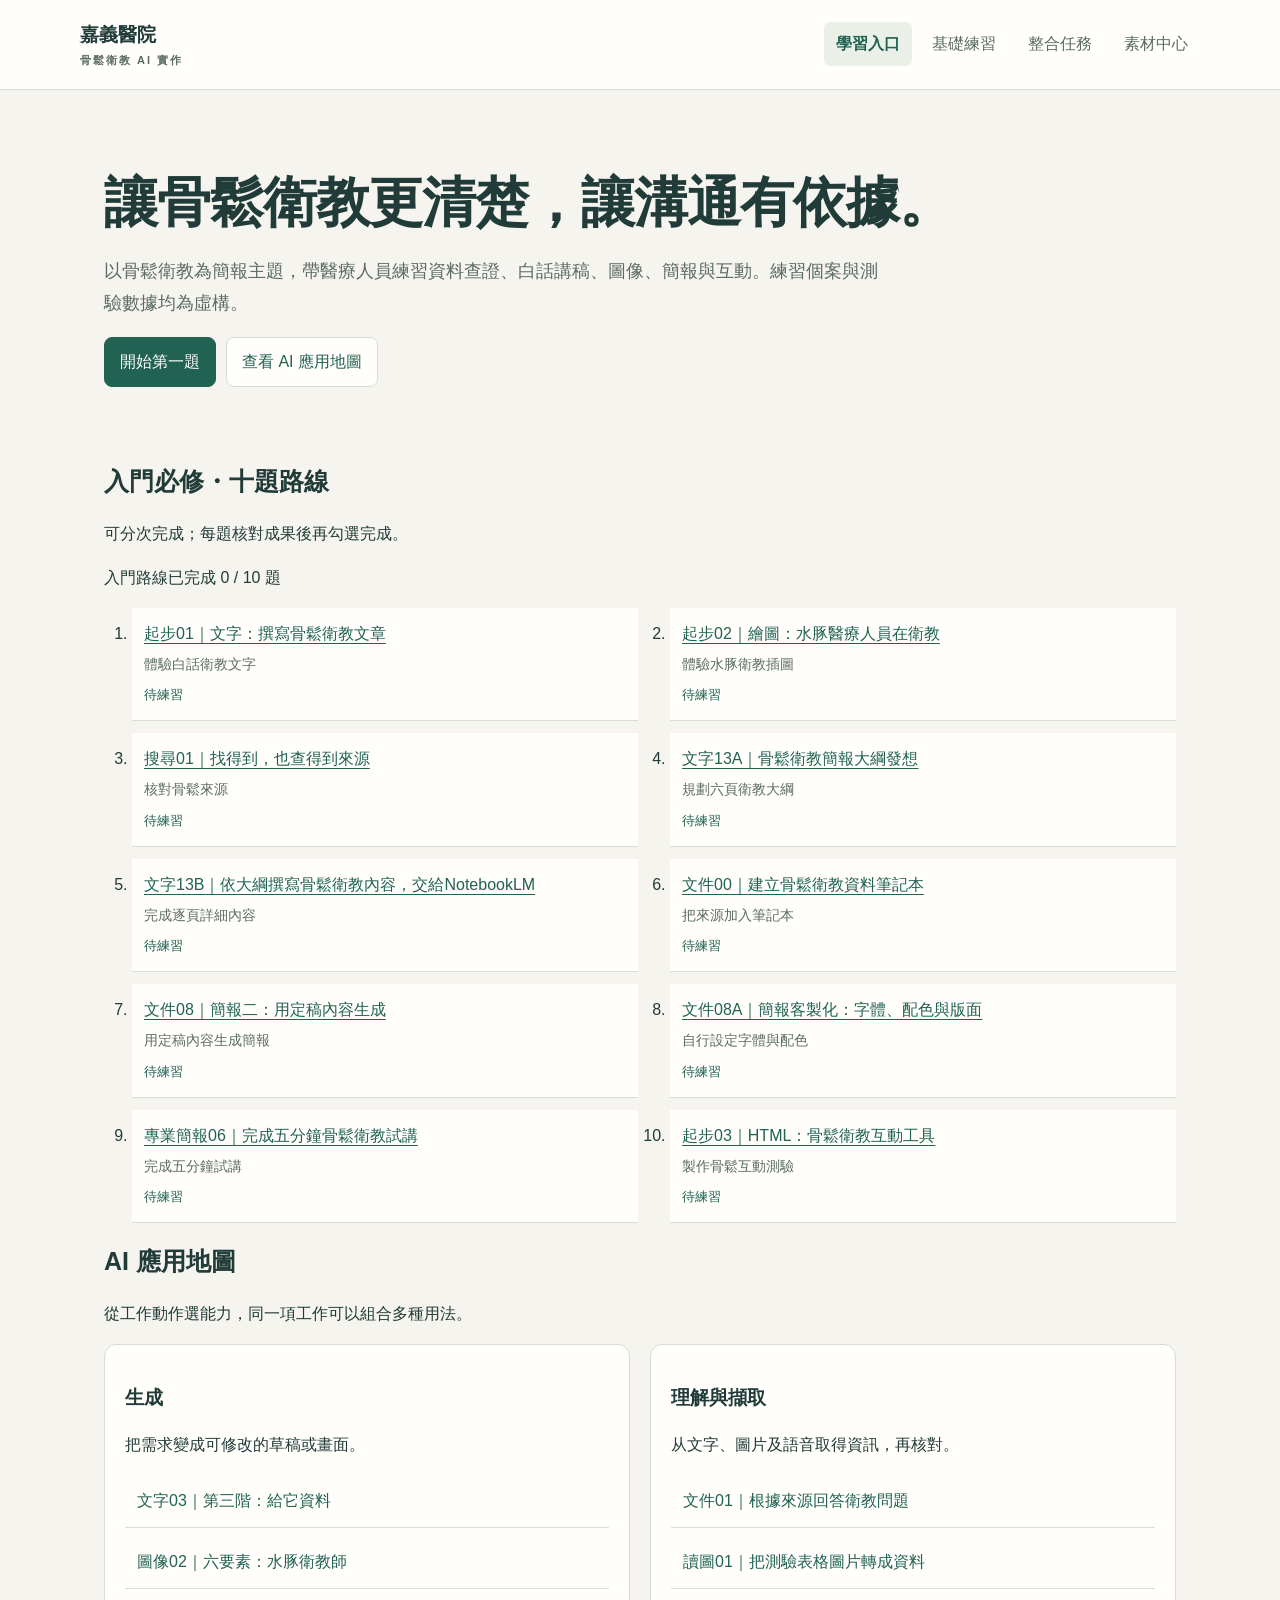
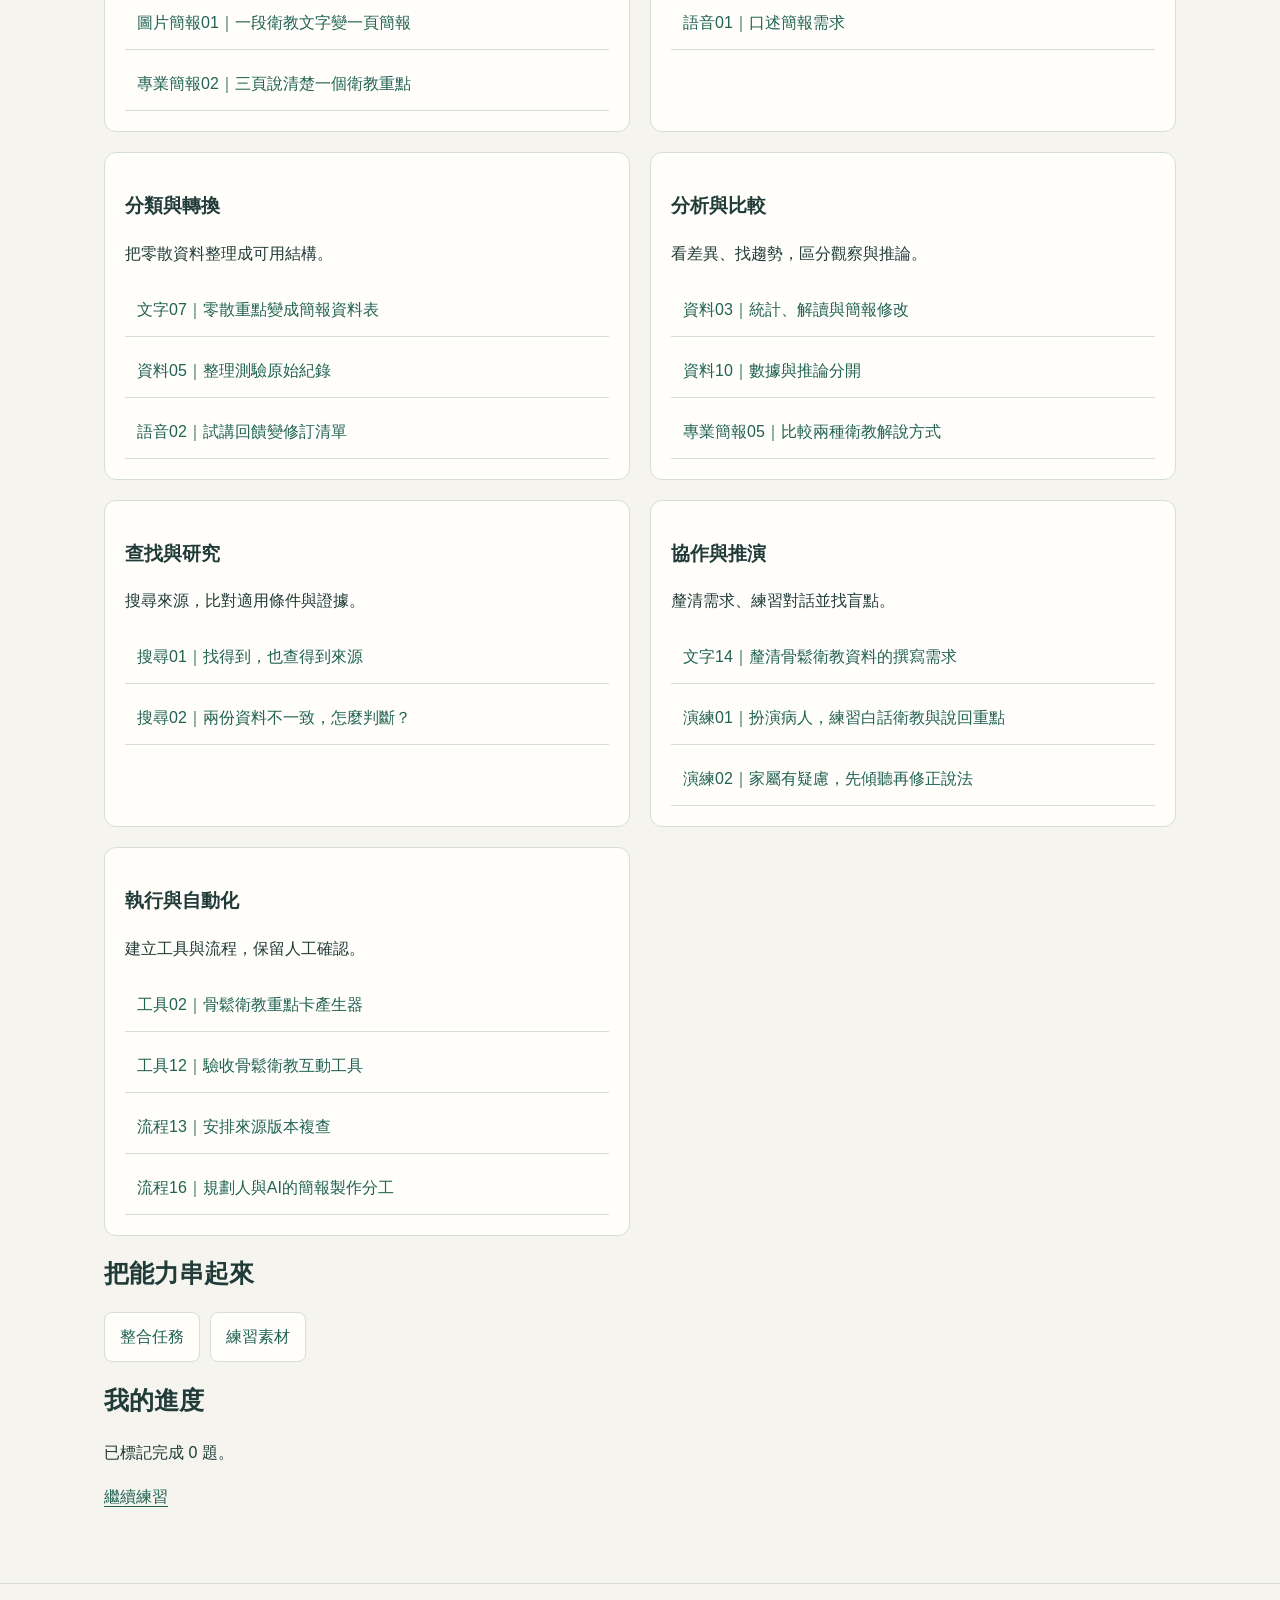
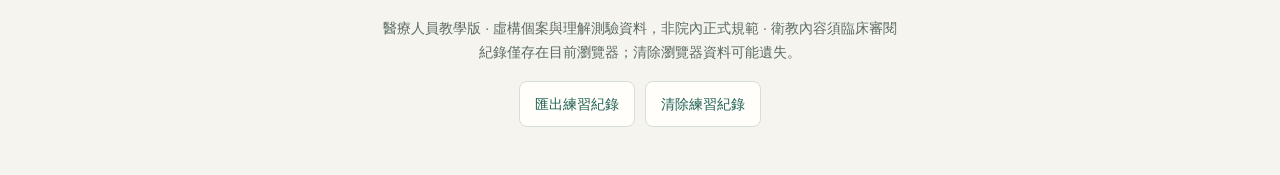
<file: index.html>
<!doctype html><html lang="zh-Hant"><head><meta charset="utf-8"><meta name="viewport" content="width=device-width, initial-scale=1"><meta name="robots" content="noindex,nofollow"><meta name="color-scheme" content="light dark"><title>學習入口｜嘉義醫院 AI 實作</title><style>:root{color-scheme:light dark;--bg:#f5f4ef;--surface:#fffefb;--ink:#213b38;--muted:#5c6b65;--line:#d5ded7;--accent:#216253;--soft:#eaf0e7;--gold:#9a502b;--warn:#fff0dc}*{box-sizing:border-box}body{margin:0;background:var(--bg);color:var(--ink);font:16px/1.75 -apple-system,BlinkMacSystemFont,"PingFang TC","Microsoft JhengHei",sans-serif}a{color:var(--accent);text-underline-offset:4px}button,input,select,textarea{font:inherit}button,a,input,select,textarea,summary{touch-action:manipulation}button,.actions a{min-height:44px;border:1px solid var(--line);border-radius:8px;background:var(--surface);color:var(--accent);padding:10px 15px;cursor:pointer;text-decoration:none;display:inline-flex;align-items:center;justify-content:center}button:hover,.route:hover{border-color:var(--accent);background:var(--soft)}.primary{background:var(--accent)!important;color:#fff!important;border-color:var(--accent)!important}header{border-bottom:1px solid var(--line);padding:18px max(20px,calc((100vw - 1120px)/2));background:var(--surface);display:flex;align-items:center;justify-content:space-between;gap:20px}.brand{font-size:19px;font-weight:800;white-space:nowrap}.brand span{display:block;font-size:11px;color:var(--muted);letter-spacing:2px}nav{display:flex;gap:8px;flex-wrap:wrap}nav a{padding:8px 12px;min-height:44px;text-decoration:none;color:var(--muted);border-radius:6px}nav a[aria-current]{color:var(--accent);background:var(--soft);font-weight:700}main{max-width:1120px;margin:0 auto;padding:36px 24px 72px}h1{font-size:clamp(30px,4.4vw,54px);line-height:1.27;letter-spacing:-1px;margin:14px 0 20px}h2{font-size:25px;line-height:1.4}h3{font-size:19px;line-height:1.5}.eyebrow{font-size:12px;letter-spacing:2px;font-weight:800;color:var(--gold)}.lead{font-size:18px;color:var(--muted);max-width:780px}.hero{padding:28px 0 40px;max-width:850px}.actions{display:flex;flex-wrap:wrap;gap:10px;margin:16px 0}.stats{display:grid;grid-template-columns:repeat(3,1fr);border-block:1px solid var(--line);padding:20px 0;margin-bottom:40px}.stats div{color:var(--muted)}.stats strong{font-size:32px;color:var(--accent);margin-right:12px}.grid{display:grid;grid-template-columns:repeat(3,1fr);gap:18px}.route{display:block;text-decoration:none;color:var(--ink);border:1px solid var(--line);border-radius:12px;padding:24px;background:var(--surface)}.route small{color:var(--muted)}.route span{font-weight:700;color:var(--accent)}.catalog{display:grid;grid-template-columns:1fr 1fr;gap:8px}.catalog a{padding:12px;background:var(--surface);border-bottom:1px solid var(--line);text-decoration:none}.plan{background:var(--soft);padding:20px 26px;border-radius:12px;margin:36px 0}.filters{display:flex;align-items:end;gap:16px;flex-wrap:wrap;background:var(--soft);padding:20px;border-radius:12px;margin:24px 0}.filters label:first-child{flex:1;min-width:210px}.filters label{margin:0}.inline{display:flex;align-items:center;min-height:46px;gap:8px}.exercise{max-width:860px;margin:24px auto;padding:28px;background:var(--surface);border:1px solid var(--line);border-radius:14px;scroll-margin-top:18px}.exercise:target{border:2px solid var(--accent)}.meta{font-size:13px;letter-spacing:1px;font-weight:750;color:var(--gold);display:flex;justify-content:space-between;gap:10px;flex-wrap:wrap}.badge{display:inline-block;font-size:12px;background:var(--soft);color:var(--accent);padding:2px 8px;border-radius:5px}.note{color:var(--muted);font-size:14px}.warn{background:var(--warn);padding:14px;border-left:3px solid var(--gold)}details{margin:12px 0;border:1px solid var(--line);border-radius:8px;padding:0 14px}summary{cursor:pointer;padding:12px 0;min-height:44px;font-weight:650}details p{margin-top:0}pre{font-family:inherit;font-size:14px;line-height:1.8;white-space:pre-wrap;overflow-wrap:anywhere;background:var(--soft);padding:16px;border-radius:6px;max-height:480px;overflow:auto}label{display:block;margin:12px 0}input:not([type=checkbox]),select,textarea{width:100%;padding:10px;border:1px solid var(--line);border-radius:6px;background:var(--surface);color:var(--ink);min-height:46px}textarea{min-height:110px;resize:vertical}input[type=checkbox]{width:20px;height:20px;flex:none;accent-color:var(--accent)}fieldset{border:0;background:var(--soft);border-radius:8px;margin:20px 0;padding:14px 18px}legend{font-size:14px;font-weight:700;padding:4px 8px;background:var(--soft);border-radius:4px}fieldset label,.completion label{display:flex;align-items:flex-start;gap:10px}.completion{border-top:1px solid var(--line);margin-top:20px;padding-top:14px;display:flex;justify-content:space-between;align-items:center;gap:12px;flex-wrap:wrap}.step{border-left:2px solid var(--line);padding-left:20px;margin:28px 0}.step h3 span{color:var(--gold);margin-right:10px}.tablewrap{overflow:auto}table{border-collapse:collapse;font-size:14px;width:100%}td,th{padding:10px;border:1px solid var(--line);text-align:left}footer{padding:32px 24px;border-top:1px solid var(--line);text-align:center;color:var(--muted);font-size:14px}footer .actions{justify-content:center}#toast{position:fixed;bottom:24px;left:50%;transform:translateX(-50%);background:var(--ink);color:var(--bg);border-radius:10px;padding:10px 18px;z-index:30;max-width:90vw}#toast:empty{display:none}dialog{width:min(600px,90vw);border:1px solid var(--line);border-radius:12px;background:var(--surface);color:var(--ink)}dialog textarea{height:300px}dialog::backdrop{background:#0008}.skip{position:absolute;top:-80px;left:12px;background:var(--surface);padding:12px;z-index:50}.skip:focus{top:10px}:focus-visible{outline:3px solid var(--gold);outline-offset:3px}[hidden]{display:none!important}.challenge .guided{display:none}.mode{max-width:480px}@media(max-width:700px){header{display:block;padding:16px}nav{margin-top:12px;gap:0}nav a{padding:8px 10px}main{padding:20px 16px 48px}.grid,.catalog{grid-template-columns:1fr}.exercise{padding:20px 16px}.stats strong{display:block}.hero{padding-top:10px}.filters{padding:14px}.filters label{width:100%}.actions button{max-width:100%;white-space:normal;text-align:left}}@media(prefers-color-scheme:dark){:root{--bg:#14211f;--surface:#1d2d29;--ink:#ebf1e9;--muted:#b4c2b8;--line:#42584c;--accent:#9cd5b7;--soft:#293e33;--gold:#e9b88f;--warn:#3b3024}.primary{background:#39775d!important;border-color:#39775d!important}}@media print{header,.filters,button,footer,.completion,.actions{display:none}.exercise{break-inside:avoid}body{background:white;color:black}}

.category-bar{position:sticky;top:0;z-index:10;background:var(--bg);padding:12px 0;border-bottom:1px solid var(--line)}.category-label{margin:0 0 8px;color:var(--muted);font-size:13px;font-weight:700}.category-tabs{display:flex;gap:8px;overflow-x:auto;padding:3px 3px 10px}.category-tabs button{flex:0 0 auto;white-space:nowrap;font-size:15px}.category-tabs button[aria-pressed=true]{background:var(--accent);color:var(--bg);font-weight:800;border-color:var(--accent)}.exercise{scroll-margin-top:125px}@media print{.category-bar{display:none}}
/* 所有複製操作採一致的深綠底白字，包括分步提詞、素材、追問及工作地圖。 */
button[data-copy],button[data-copy].primary,#copyMap{background:#216253!important;color:#fff!important;border:1px solid #216253!important;font-weight:700}
button[data-copy]:hover,button[data-copy].primary:hover,#copyMap:hover{background:#194b40!important;border-color:#194b40!important}
button[data-copy]:active,#copyMap:active{background:#133b32!important}
.use-guide{background:var(--soft);border-radius:8px;padding:12px 16px;font-size:14px}.use-guide div{display:grid;grid-template-columns:100px 1fr;gap:10px;padding:5px 0}.use-guide dt{font-weight:750}.use-guide dd{margin:0}.learning-route{padding-left:28px;display:grid;grid-template-columns:1fr 1fr;gap:12px 32px}.learning-route li{padding:12px;background:var(--surface);border-bottom:1px solid var(--line)}.learning-route p{margin:4px 0;color:var(--muted);font-size:14px}.route-status{font-size:13px;color:var(--accent)}.capability-grid{display:grid;grid-template-columns:1fr 1fr;gap:20px}.capability{padding:20px;background:var(--surface);border:1px solid var(--line);border-radius:12px}.capability .catalog{grid-template-columns:1fr}@media(max-width:700px){.learning-route,.capability-grid{grid-template-columns:1fr}.use-guide div{grid-template-columns:1fr;gap:0}}
.mission-card{padding:0;max-width:100%;margin:14px auto}.mission-fold{border:0;margin:0;padding:0}.mission-fold>summary{padding:20px 24px;list-style:none;position:relative}.mission-fold>summary::-webkit-details-marker{display:none}.mission-fold>summary h2{margin:6px 0;font-size:22px}.mission-teaser{display:block;color:var(--muted);font-size:14px;padding-right:80px}.fold-label{position:absolute;bottom:20px;right:24px;color:var(--accent);font-weight:700;font-size:14px}.fold-label::after{content:'展開 ＋'}.mission-fold[open]>summary .fold-label::after{content:'收合 −'}.mission-fold[open]>summary{border-bottom:1px solid var(--line)}.mission-content{padding:8px 24px 24px;max-width:860px;margin:auto}@media(max-width:700px){.mission-fold>summary{padding:16px}.mission-content{padding:8px 16px 20px}.fold-label{right:16px;bottom:16px}}
.presentation-bridge{border-left:3px solid var(--accent);background:var(--soft);padding:14px 18px;margin:18px 0;border-radius:0 8px 8px 0}.presentation-bridge h3{margin-top:0}.presentation-bridge .actions a{font-size:14px}

.exercise:has(>.course-label){border:2px solid #b18a48;background:#fffaf0}.course-label{color:#705019;background:#f3e5c6;border-radius:6px;padding:7px 12px;font-size:14px;font-weight:800}.exercise:has(>.course-label) h2{color:#705019}@media(prefers-color-scheme:dark){.exercise:has(>.course-label){background:#302b22;border-color:#b99a62}.course-label{background:#493d28;color:#f0d49a}.exercise:has(>.course-label) h2{color:#f0d49a}}
/* Excel實作與文字銜接題採用相同暖金色。 */
:is(#DATA-12,#DATA-13,#DATA-14){background:#fffaf0;border:2px solid #b18a48}
:is(#DATA-12,#DATA-13,#DATA-14) h2,:is(#DATA-12,#DATA-13,#DATA-14)>.meta{color:#705019}
:is(#DATA-12,#DATA-13,#DATA-14) .use-guide,:is(#DATA-12,#DATA-13,#DATA-14) fieldset,:is(#DATA-12,#DATA-13,#DATA-14) legend{background:#f3e5c6}
:is(#DATA-12,#DATA-13,#DATA-14) details{border-color:#d9c49d}
@media(prefers-color-scheme:dark){:is(#DATA-12,#DATA-13,#DATA-14){background:#302b22;border-color:#b99a62}:is(#DATA-12,#DATA-13,#DATA-14) h2,:is(#DATA-12,#DATA-13,#DATA-14)>.meta{color:#f0d49a}:is(#DATA-12,#DATA-13,#DATA-14) .use-guide,:is(#DATA-12,#DATA-13,#DATA-14) fieldset,:is(#DATA-12,#DATA-13,#DATA-14) legend{background:#493d28}:is(#DATA-12,#DATA-13,#DATA-14) details{border-color:#806b46}}

.learning-point{margin:6px 0 16px;color:#686868;font-size:15px;line-height:1.6;font-weight:400}.mission-fold>summary .learning-point{padding-right:75px;margin-bottom:8px}@media(prefers-color-scheme:dark){.learning-point{color:#b8b8b8}}
</style></head><body><a class="skip" href="#main">跳到內容</a><header><div class="brand">嘉義醫院 <span>骨鬆衛教 AI 實作</span></div><nav aria-label="主導覽"><a aria-current=page href="index.html">學習入口</a><a  href="practice.html">基礎練習</a><a  href="missions.html">整合任務</a><a  href="materials.html">素材中心</a></nav></header><main id="main"><section class="hero"><h1>讓骨鬆衛教更清楚，讓溝通有依據。</h1><p class="lead">以骨鬆衛教為簡報主題，帶醫療人員練習資料查證、白話講稿、圖像、簡報與互動。練習個案與測驗數據均為虛構。</p><div class="actions"><a class="primary" href="practice.html#START-01">開始第一題</a><a href="#capabilities">查看 AI 應用地圖</a></div></section><section id="beginner"><h2>入門必修・十題路線</h2><p>可分次完成；每題核對成果後再勾選完成。</p><p id="routeProgress" role="status"></p><ol class="learning-route"><li data-route-id="START-01"><a href="practice.html#START-01">起步01｜文字：撰寫骨鬆衛教文章</a><p>體驗白話衛教文字</p><span class="route-status"></span></li><li data-route-id="START-02"><a href="practice.html#START-02">起步02｜繪圖：水豚醫療人員在衛教</a><p>體驗水豚衛教插圖</p><span class="route-status"></span></li><li data-route-id="SEARCH-01"><a href="practice.html#SEARCH-01">搜尋01｜找得到，也查得到來源</a><p>核對骨鬆來源</p><span class="route-status"></span></li><li data-route-id="WRITE-13A"><a href="practice.html#WRITE-13A">文字13A｜骨鬆衛教簡報大綱發想</a><p>規劃六頁衛教大綱</p><span class="route-status"></span></li><li data-route-id="WRITE-13B"><a href="practice.html#WRITE-13B">文字13B｜依大綱撰寫骨鬆衛教內容，交給NotebookLM</a><p>完成逐頁詳細內容</p><span class="route-status"></span></li><li data-route-id="DOC-00"><a href="practice.html#DOC-00">文件00｜建立骨鬆衛教資料筆記本</a><p>把來源加入筆記本</p><span class="route-status"></span></li><li data-route-id="DOC-08"><a href="practice.html#DOC-08">文件08｜簡報二：用定稿內容生成</a><p>用定稿內容生成簡報</p><span class="route-status"></span></li><li data-route-id="DOC-08A"><a href="practice.html#DOC-08A">文件08A｜簡報客製化：字體、配色與版面</a><p>自行設定字體與配色</p><span class="route-status"></span></li><li data-route-id="PRO-06"><a href="practice.html#PRO-06">專業簡報06｜完成五分鐘骨鬆衛教試講</a><p>完成五分鐘試講</p><span class="route-status"></span></li><li data-route-id="START-03"><a href="practice.html#START-03">起步03｜HTML：骨鬆衛教互動工具</a><p>製作骨鬆互動測驗</p><span class="route-status"></span></li></ol></section><section id="capabilities"><h2>AI 應用地圖</h2><p>從工作動作選能力，同一項工作可以組合多種用法。</p><div class="capability-grid"><section class="capability"><h3>生成</h3><p>把需求變成可修改的草稿或畫面。</p><div class="catalog"><a href="practice.html#WRITE-03">文字03｜第三階：給它資料</a><a href="practice.html#VIS-02">圖像02｜六要素：水豚衛教師</a><a href="practice.html#PIC-01">圖片簡報01｜一段衛教文字變一頁簡報</a><a href="practice.html#PRO-02">專業簡報02｜三頁說清楚一個衛教重點</a></div></section><section class="capability"><h3>理解與擷取</h3><p>从文字、圖片及語音取得資訊，再核對。</p><div class="catalog"><a href="practice.html#DOC-01">文件01｜根據來源回答衛教問題</a><a href="practice.html#READ-01">讀圖01｜把測驗表格圖片轉成資料</a><a href="practice.html#VOICE-01">語音01｜口述簡報需求</a></div></section><section class="capability"><h3>分類與轉換</h3><p>把零散資料整理成可用結構。</p><div class="catalog"><a href="practice.html#WRITE-07">文字07｜零散重點變成簡報資料表</a><a href="practice.html#DATA-05">資料05｜整理測驗原始紀錄</a><a href="practice.html#VOICE-02">語音02｜試講回饋變修訂清單</a></div></section><section class="capability"><h3>分析與比較</h3><p>看差異、找趨勢，區分觀察與推論。</p><div class="catalog"><a href="practice.html#DATA-03">資料03｜統計、解讀與簡報修改</a><a href="practice.html#DATA-10">資料10｜數據與推論分開</a><a href="practice.html#PRO-05">專業簡報05｜比較兩種衛教解說方式</a></div></section><section class="capability"><h3>查找與研究</h3><p>搜尋來源，比對適用條件與證據。</p><div class="catalog"><a href="practice.html#SEARCH-01">搜尋01｜找得到，也查得到來源</a><a href="practice.html#SEARCH-02">搜尋02｜兩份資料不一致，怎麼判斷？</a></div></section><section class="capability"><h3>協作與推演</h3><p>釐清需求、練習對話並找盲點。</p><div class="catalog"><a href="practice.html#WRITE-14">文字14｜釐清骨鬆衛教資料的撰寫需求</a><a href="practice.html#ROLE-01">演練01｜扮演病人，練習白話衛教與說回重點</a><a href="practice.html#ROLE-02">演練02｜家屬有疑慮，先傾聽再修正說法</a></div></section><section class="capability"><h3>執行與自動化</h3><p>建立工具與流程，保留人工確認。</p><div class="catalog"><a href="practice.html#TOOL-02">工具02｜骨鬆衛教重點卡產生器</a><a href="practice.html#TOOL-12">工具12｜驗收骨鬆衛教互動工具</a><a href="practice.html#FLOW-13">流程13｜安排來源版本複查</a><a href="practice.html#FLOW-16">流程16｜規劃人與AI的簡報製作分工</a></div></section></div></section><section><h2>把能力串起來</h2><div class="actions"><a href="missions.html">整合任務</a><a href="materials.html">練習素材</a></div></section><section><h2>我的進度</h2><p id="homeProgress"></p><a id="resume" href="practice.html">繼續練習</a></section></main><footer>醫療人員教學版 · 虛構個案與理解測驗資料，非院內正式規範 · 衛教內容須臨床審閱<br>紀錄僅存在目前瀏覽器；清除瀏覽器資料可能遺失。<div class="actions"><button id="export">匯出練習紀錄</button><button id="reset">清除練習紀錄</button></div></footer><div id="toast" role="status" aria-live="polite"></div><dialog id="copyDialog"><h2>手動複製</h2><p>瀏覽器未允許自動複製，請選取以下內容。</p><textarea id="manual" aria-label="待複製內容" readonly></textarea><button id="selectAll">全選文字</button><button id="closeDialog">關閉</button></dialog><script>const COPY={};
const PREFIX='chiayi.osteoporosis.v1.';
let memory={},timer;
function read(k){try{return localStorage.getItem(PREFIX+k)??memory[k]??''}catch{return memory[k]||''}}
function save(k,v){memory[k]=v;try{localStorage.setItem(PREFIX+k,v)}catch{say('瀏覽器無法保存；請在離開前匯出紀錄。')}}
function say(t){document.getElementById('toast').textContent=t;clearTimeout(timer);timer=setTimeout(()=>document.getElementById('toast').textContent='',3200)}
async function copyText(t){try{if(!navigator.clipboard)throw Error();await navigator.clipboard.writeText(t);say('已複製，請貼到使用的 AI 工具。')}catch{document.getElementById('manual').value=t;document.getElementById('copyDialog').showModal();document.getElementById('manual').select()}}
document.addEventListener('click',e=>{const b=e.target.closest('[data-copy]');if(b)copyText(COPY[b.dataset.copy])});
document.getElementById('closeDialog').onclick=()=>document.getElementById('copyDialog').close();document.getElementById('selectAll').onclick=()=>{document.getElementById('manual').focus();document.getElementById('manual').select()};
const entries=[...document.querySelectorAll('.exercise')];
const categoryTabs=[...document.querySelectorAll('[data-category-tab]')];
let activeCategory=categoryTabs.length?(read('practice-category')||'起步'):'';
if(categoryTabs.length&&!categoryTabs.some(b=>b.dataset.categoryTab===activeCategory))activeCategory='起步';
categoryTabs.forEach(b=>b.addEventListener('click',()=>{activeCategory=b.dataset.categoryTab;save('practice-category',activeCategory);const q=document.getElementById('search');if(q)q.value='';const u=document.getElementById('unfinished');if(u)u.checked=false;try{history.replaceState(null,'',location.pathname+location.search)}catch{}filter();const first=activeCategory==='使用工具'?document.getElementById('TOOLS-00'):entries.find(a=>!a.hidden);if(first){const bar=document.querySelector('.category-bar');const offset=(bar?bar.getBoundingClientRect().height:0)+16;window.scrollTo({top:Math.max(0,window.scrollY+first.getBoundingClientRect().top-offset),behavior:'instant'})}}));
document.querySelectorAll('[data-save]').forEach(el=>{let v=read(el.dataset.save);if(el.type==='checkbox')el.checked=v==='1';else el.value=v;el.addEventListener('input',()=>{save(el.dataset.save,el.type==='checkbox'?(el.checked?'1':'0'):el.value);const a=el.closest('.exercise');if(a)save('last',location.pathname.split('/').pop()+'#'+a.id);filter()})});
function filter(){const isTools=activeCategory==='使用工具';const panel=document.getElementById('TOOLS-00');if(panel)panel.hidden=!isTools;document.querySelector('.filters')?.toggleAttribute('hidden',isTools);document.getElementById('count')?.toggleAttribute('hidden',isTools);const query=(document.getElementById('search')?.value||'').trim().toLowerCase(),cat=categoryTabs.length?activeCategory:(document.getElementById('category')?.value||''),unfinished=document.getElementById('unfinished')?.checked;categoryTabs.forEach(b=>b.setAttribute('aria-pressed',String(b.dataset.categoryTab===activeCategory)));let n=0;entries.forEach(a=>{a.hidden=!(a.textContent.toLowerCase().includes(query)||a.dataset.search.toLowerCase().includes(query))||(cat&&a.dataset.category!==cat)||(unfinished&&a.querySelector('[data-done]')?.checked);if(!a.hidden)n++});const c=document.getElementById('count');if(c)c.textContent=`${categoryTabs.length?(categoryTabs.find(b=>b.dataset.categoryTab===activeCategory)?.textContent+' · '):''}顯示 ${n} / ${entries.filter(a=>!cat||a.dataset.category===cat).length} 題 · 本分類已完成 ${entries.filter(a=>(!cat||a.dataset.category===cat)&&a.querySelector('[data-done]')?.checked).length} 題`;const empty=document.getElementById('empty');if(empty)empty.hidden=isTools||n!==0}
['search','category','unfinished'].forEach(id=>document.getElementById(id)?.addEventListener('input',filter));filter();
function hash(){let id;try{id=decodeURIComponent(location.hash.slice(1))}catch{return}const a=document.getElementById(id);if(!a||!a.classList.contains('exercise'))return;if(categoryTabs.length){activeCategory=a.dataset.category;save('practice-category',activeCategory)}for(const k of ['search','category']){const el=document.getElementById(k);if(el)el.value=''}const u=document.getElementById('unfinished');if(u)u.checked=false;filter();const fold=a.querySelector('.mission-fold');if(fold)fold.open=true;a.scrollIntoView();save('last',location.pathname.split('/').pop()+'#'+id)}
window.addEventListener('hashchange',hash);if(location.hash)requestAnimationFrame(hash);
const mode=document.getElementById('mode');if(mode){mode.value=read('mode')||'guided';const set=()=>{document.body.classList.toggle('challenge',mode.value==='challenge');save('mode',mode.value)};mode.onchange=set;set()}
function records(){const d={...memory};try{for(let i=0;i<localStorage.length;i++){const k=localStorage.key(i);if(k.startsWith(PREFIX))d[k.slice(PREFIX.length)]=localStorage.getItem(k)}}catch{}return d}
document.getElementById('export').onclick=()=>{const data=records(),lines=['嘉義醫院 AI 練習紀錄',new Date().toLocaleString('zh-TW'),''];for(const [k,v]of Object.entries(data))if(v&&v!=='0')lines.push(k+'：'+v);const url=URL.createObjectURL(new Blob([lines.join('\n')],{type:'text/plain;charset=utf-8'}));const a=document.createElement('a');a.href=url;a.download='嘉義醫院練習紀錄.txt';a.click();setTimeout(()=>URL.revokeObjectURL(url),1000)};
document.getElementById('reset').onclick=()=>{if(!confirm('清除練習紀錄？建議先匯出備份。'))return;try{Object.keys(records()).forEach(k=>localStorage.removeItem(PREFIX+k))}catch{}memory={};location.reload()};
const hp=document.getElementById('homeProgress');if(hp){hp.textContent=`已標記完成 ${Object.entries(records()).filter(([k,v])=>k.endsWith('-done')&&v==='1').length} 題。`;const last=read('last');if(/^(practice|missions|materials)\.html#[A-Z]+-\d+$/.test(last)){const a=document.getElementById('resume');a.href=last;a.textContent='繼續上次練習 →'}}
document.getElementById('copyMap')?.addEventListener('click',()=>{let rows=[];for(let i=1;i<=3;i++){const context=read(`map-${i}-context`).trim();if(context)rows.push(`${i}. ${context} → ${read(`map-${i}-card`)||'待選練習'}`)}if(!rows.length)return say('先填寫一個工作情境。');copyText('我的 AI 工作地圖\n'+rows.join('\n'))});
const routeItems=[...document.querySelectorAll('[data-route-id]')];
if(routeItems.length){let done=0;routeItems.forEach(el=>{const complete=read(el.dataset.routeId+'-done')==='1';if(complete)done++;el.querySelector('.route-status').textContent=complete?'已完成':'待練習'});document.getElementById('routeProgress').textContent=`入門路線已完成 ${done} / ${routeItems.length} 題`}

// Mission bodies remain collapsed until selected. Deep links open their target.
document.querySelectorAll('[data-collapse-mission]').forEach(b=>b.addEventListener('click',()=>{const fold=b.closest('.mission-fold');fold.open=false;fold.querySelector('summary').focus();fold.closest('article').scrollIntoView({block:'start'})}));
</script></body></html>
</file>
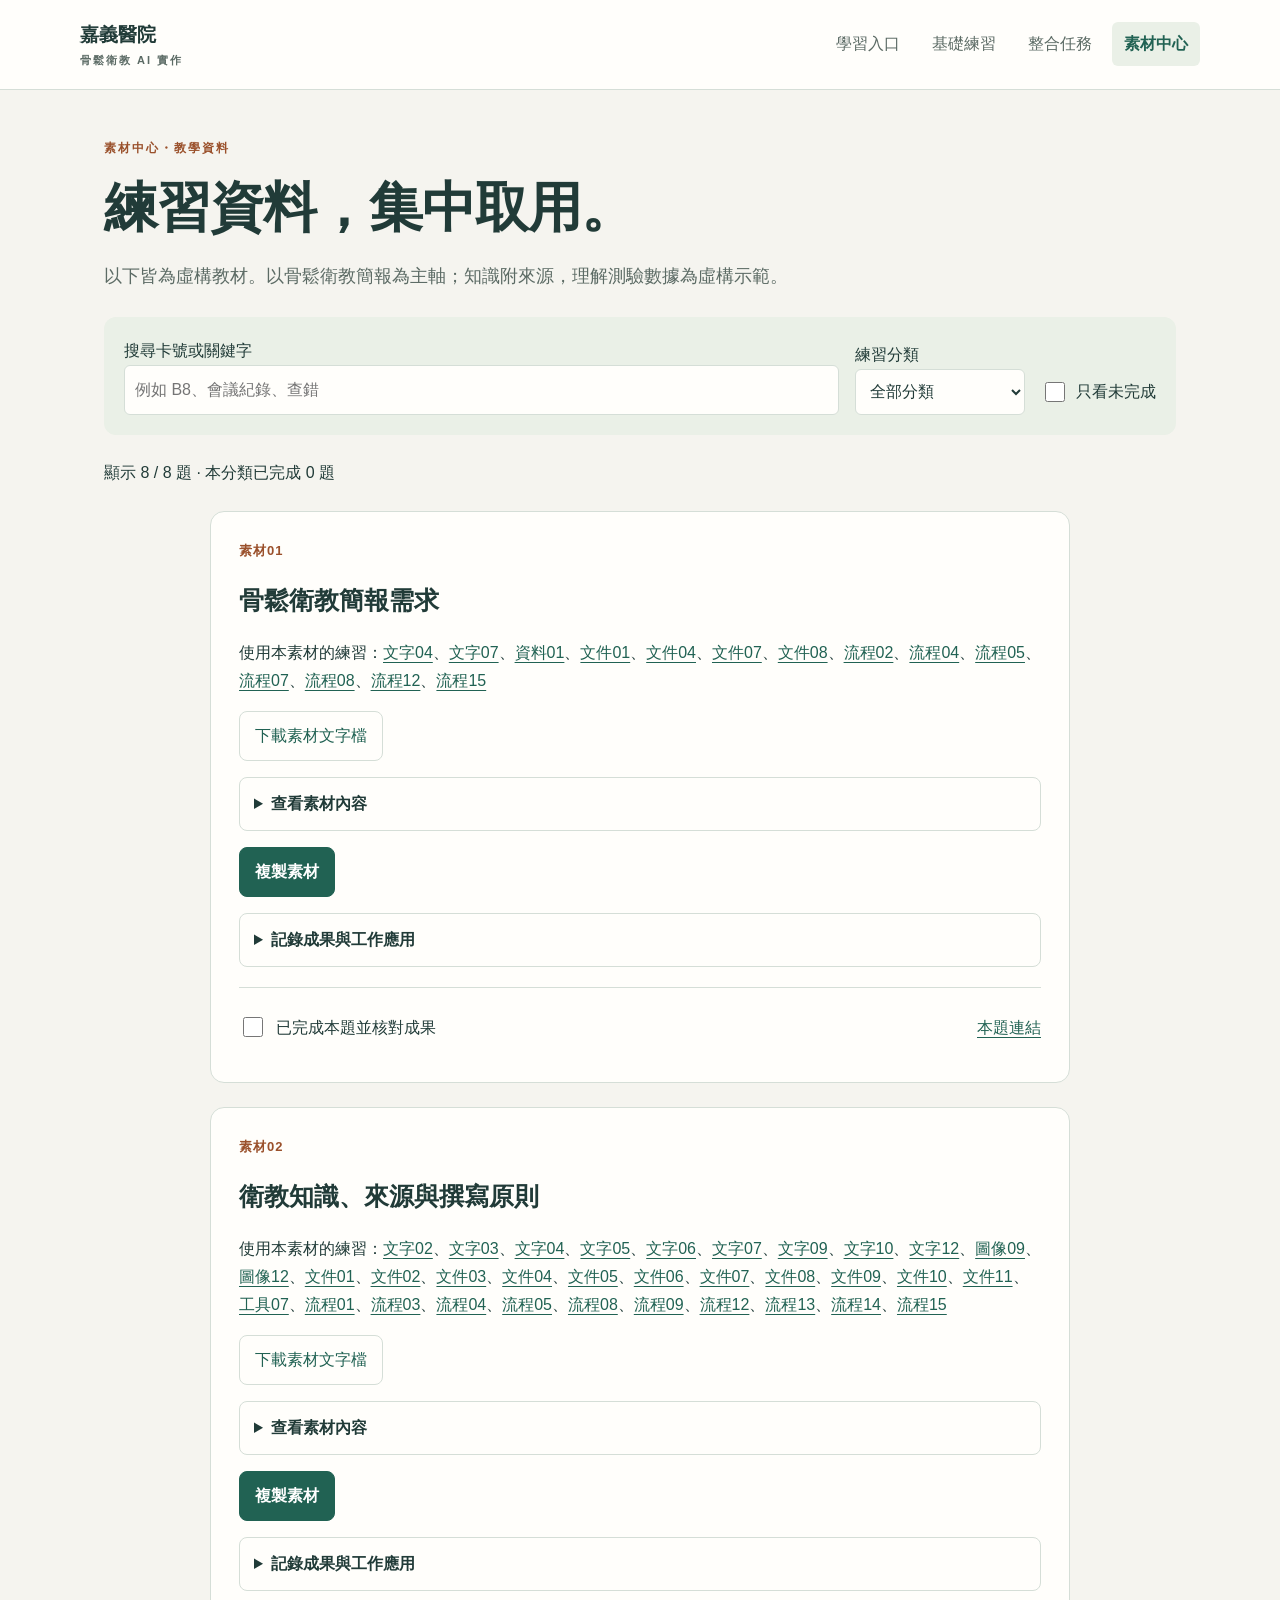
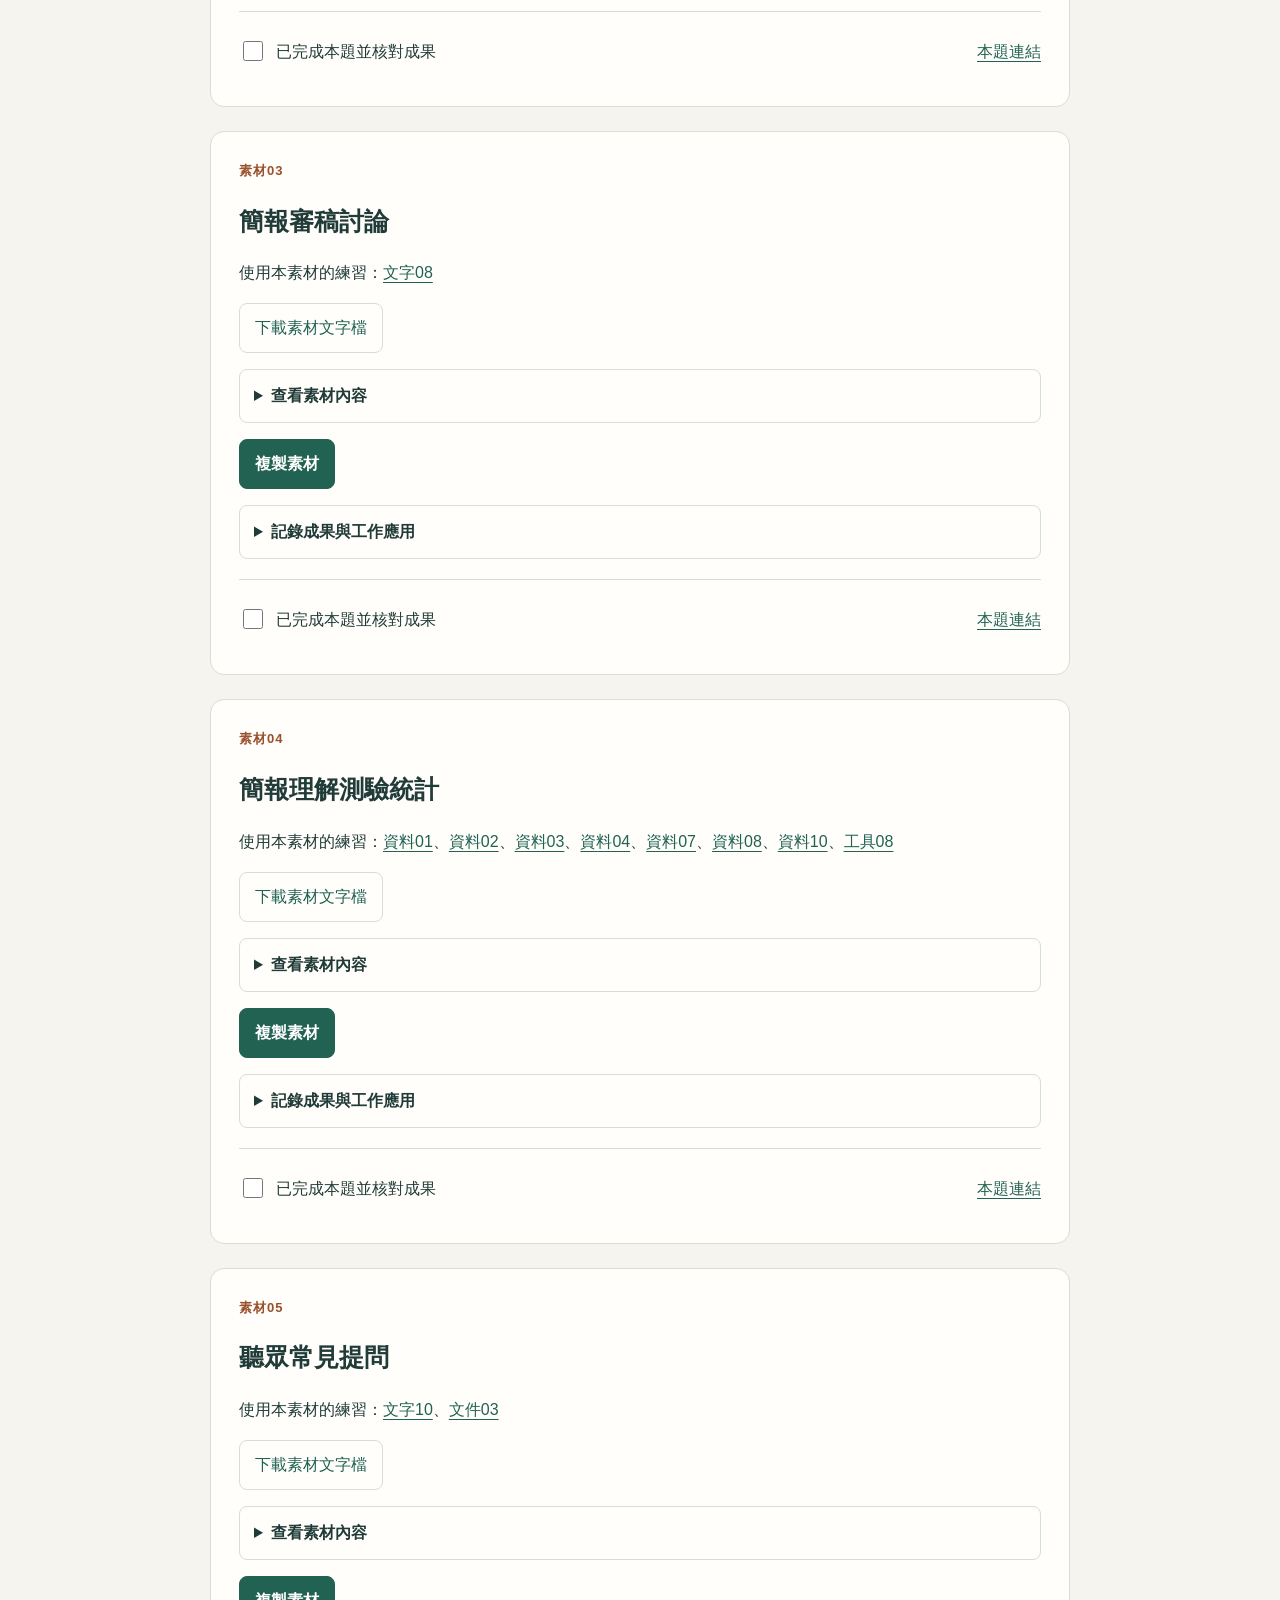
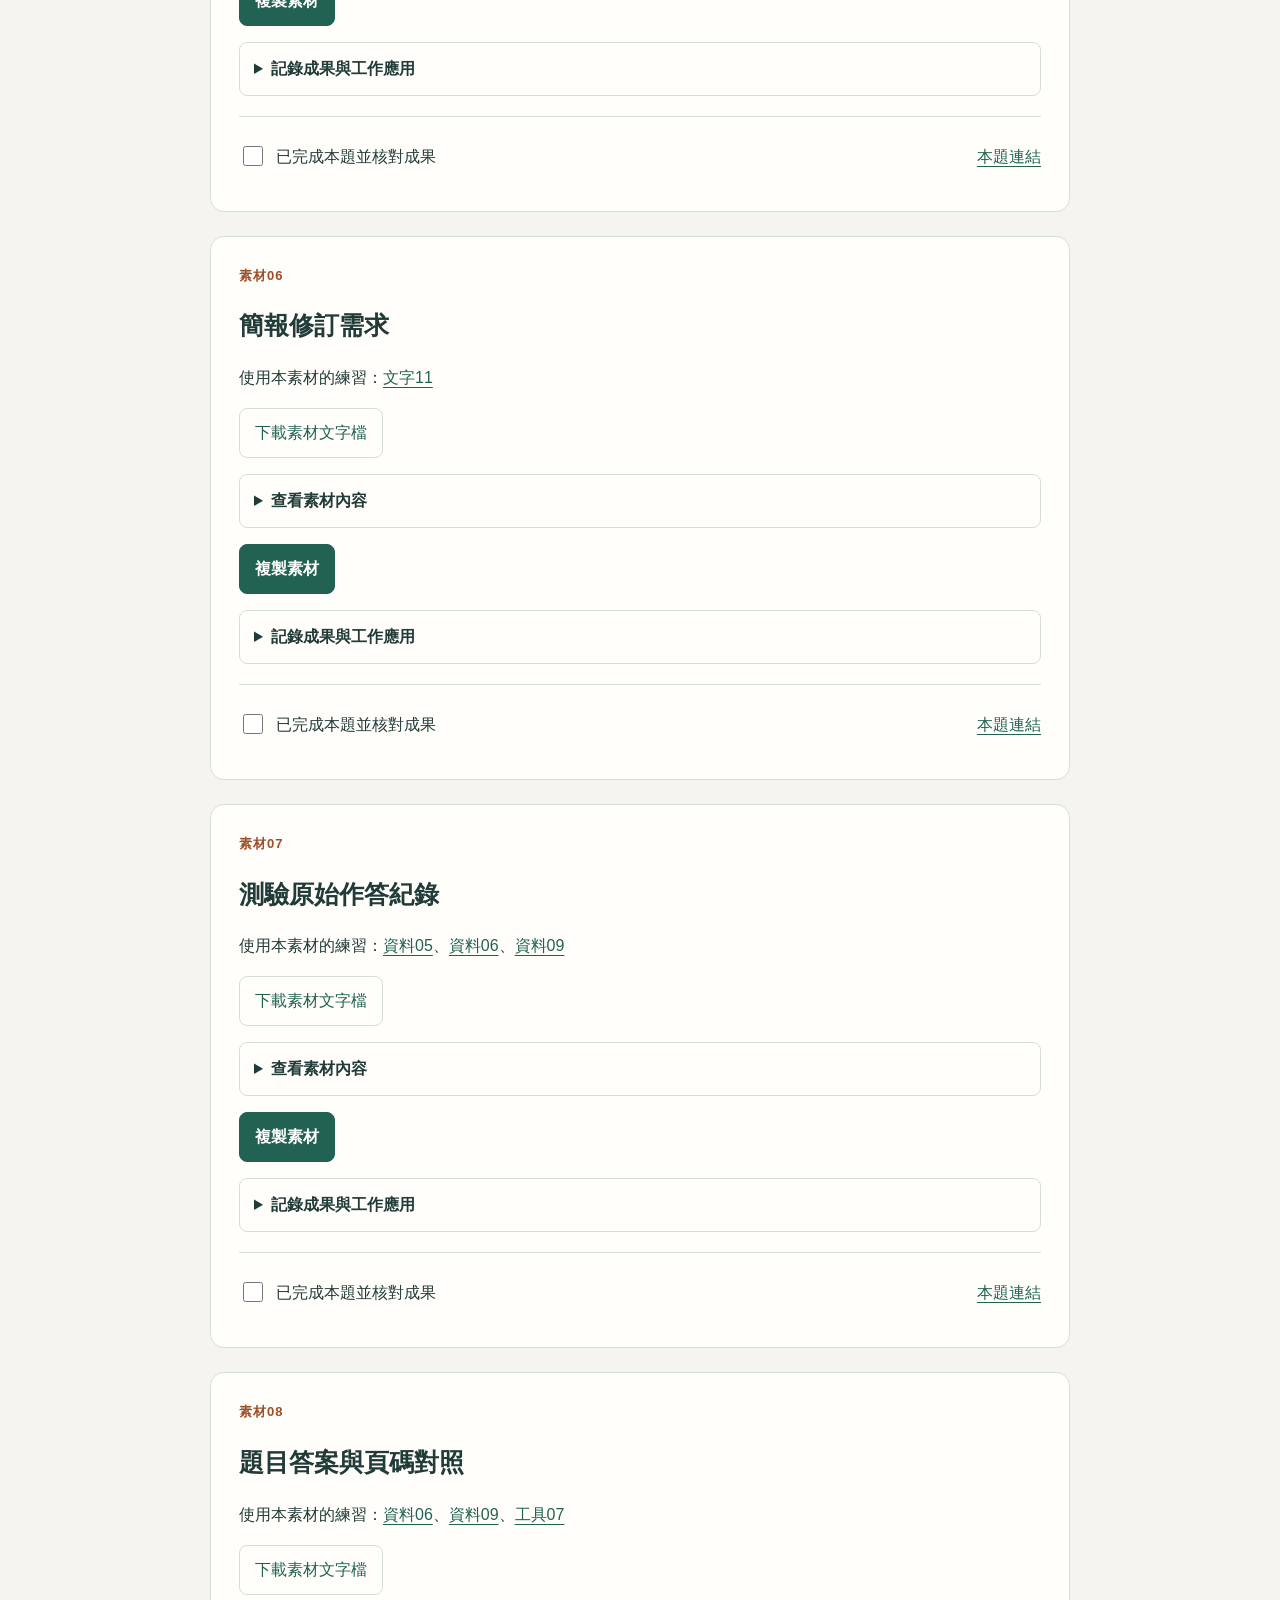
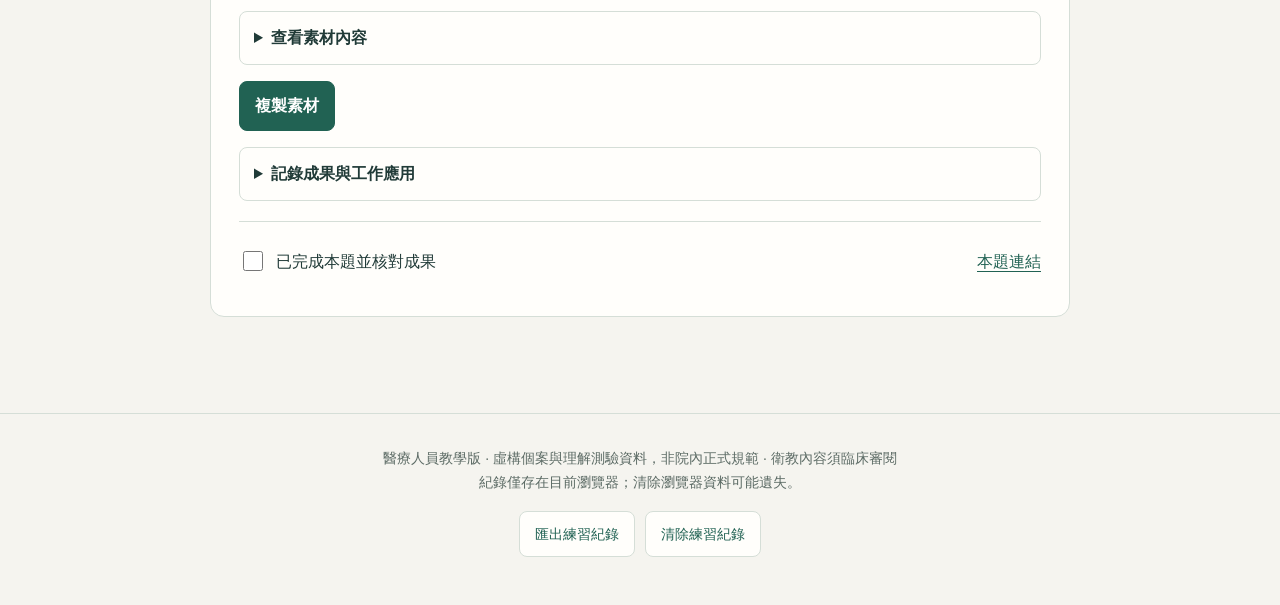
<file: materials.html>
<!doctype html><html lang="zh-Hant"><head><meta charset="utf-8"><meta name="viewport" content="width=device-width, initial-scale=1"><meta name="robots" content="noindex,nofollow"><meta name="color-scheme" content="light dark"><title>素材中心｜嘉義醫院 AI 實作</title><style>:root{color-scheme:light dark;--bg:#f5f4ef;--surface:#fffefb;--ink:#213b38;--muted:#5c6b65;--line:#d5ded7;--accent:#216253;--soft:#eaf0e7;--gold:#9a502b;--warn:#fff0dc}*{box-sizing:border-box}body{margin:0;background:var(--bg);color:var(--ink);font:16px/1.75 -apple-system,BlinkMacSystemFont,"PingFang TC","Microsoft JhengHei",sans-serif}a{color:var(--accent);text-underline-offset:4px}button,input,select,textarea{font:inherit}button,a,input,select,textarea,summary{touch-action:manipulation}button,.actions a{min-height:44px;border:1px solid var(--line);border-radius:8px;background:var(--surface);color:var(--accent);padding:10px 15px;cursor:pointer;text-decoration:none;display:inline-flex;align-items:center;justify-content:center}button:hover,.route:hover{border-color:var(--accent);background:var(--soft)}.primary{background:var(--accent)!important;color:#fff!important;border-color:var(--accent)!important}header{border-bottom:1px solid var(--line);padding:18px max(20px,calc((100vw - 1120px)/2));background:var(--surface);display:flex;align-items:center;justify-content:space-between;gap:20px}.brand{font-size:19px;font-weight:800;white-space:nowrap}.brand span{display:block;font-size:11px;color:var(--muted);letter-spacing:2px}nav{display:flex;gap:8px;flex-wrap:wrap}nav a{padding:8px 12px;min-height:44px;text-decoration:none;color:var(--muted);border-radius:6px}nav a[aria-current]{color:var(--accent);background:var(--soft);font-weight:700}main{max-width:1120px;margin:0 auto;padding:36px 24px 72px}h1{font-size:clamp(30px,4.4vw,54px);line-height:1.27;letter-spacing:-1px;margin:14px 0 20px}h2{font-size:25px;line-height:1.4}h3{font-size:19px;line-height:1.5}.eyebrow{font-size:12px;letter-spacing:2px;font-weight:800;color:var(--gold)}.lead{font-size:18px;color:var(--muted);max-width:780px}.hero{padding:28px 0 40px;max-width:850px}.actions{display:flex;flex-wrap:wrap;gap:10px;margin:16px 0}.stats{display:grid;grid-template-columns:repeat(3,1fr);border-block:1px solid var(--line);padding:20px 0;margin-bottom:40px}.stats div{color:var(--muted)}.stats strong{font-size:32px;color:var(--accent);margin-right:12px}.grid{display:grid;grid-template-columns:repeat(3,1fr);gap:18px}.route{display:block;text-decoration:none;color:var(--ink);border:1px solid var(--line);border-radius:12px;padding:24px;background:var(--surface)}.route small{color:var(--muted)}.route span{font-weight:700;color:var(--accent)}.catalog{display:grid;grid-template-columns:1fr 1fr;gap:8px}.catalog a{padding:12px;background:var(--surface);border-bottom:1px solid var(--line);text-decoration:none}.plan{background:var(--soft);padding:20px 26px;border-radius:12px;margin:36px 0}.filters{display:flex;align-items:end;gap:16px;flex-wrap:wrap;background:var(--soft);padding:20px;border-radius:12px;margin:24px 0}.filters label:first-child{flex:1;min-width:210px}.filters label{margin:0}.inline{display:flex;align-items:center;min-height:46px;gap:8px}.exercise{max-width:860px;margin:24px auto;padding:28px;background:var(--surface);border:1px solid var(--line);border-radius:14px;scroll-margin-top:18px}.exercise:target{border:2px solid var(--accent)}.meta{font-size:13px;letter-spacing:1px;font-weight:750;color:var(--gold);display:flex;justify-content:space-between;gap:10px;flex-wrap:wrap}.badge{display:inline-block;font-size:12px;background:var(--soft);color:var(--accent);padding:2px 8px;border-radius:5px}.note{color:var(--muted);font-size:14px}.warn{background:var(--warn);padding:14px;border-left:3px solid var(--gold)}details{margin:12px 0;border:1px solid var(--line);border-radius:8px;padding:0 14px}summary{cursor:pointer;padding:12px 0;min-height:44px;font-weight:650}details p{margin-top:0}pre{font-family:inherit;font-size:14px;line-height:1.8;white-space:pre-wrap;overflow-wrap:anywhere;background:var(--soft);padding:16px;border-radius:6px;max-height:480px;overflow:auto}label{display:block;margin:12px 0}input:not([type=checkbox]),select,textarea{width:100%;padding:10px;border:1px solid var(--line);border-radius:6px;background:var(--surface);color:var(--ink);min-height:46px}textarea{min-height:110px;resize:vertical}input[type=checkbox]{width:20px;height:20px;flex:none;accent-color:var(--accent)}fieldset{border:0;background:var(--soft);border-radius:8px;margin:20px 0;padding:14px 18px}legend{font-size:14px;font-weight:700;padding:4px 8px;background:var(--soft);border-radius:4px}fieldset label,.completion label{display:flex;align-items:flex-start;gap:10px}.completion{border-top:1px solid var(--line);margin-top:20px;padding-top:14px;display:flex;justify-content:space-between;align-items:center;gap:12px;flex-wrap:wrap}.step{border-left:2px solid var(--line);padding-left:20px;margin:28px 0}.step h3 span{color:var(--gold);margin-right:10px}.tablewrap{overflow:auto}table{border-collapse:collapse;font-size:14px;width:100%}td,th{padding:10px;border:1px solid var(--line);text-align:left}footer{padding:32px 24px;border-top:1px solid var(--line);text-align:center;color:var(--muted);font-size:14px}footer .actions{justify-content:center}#toast{position:fixed;bottom:24px;left:50%;transform:translateX(-50%);background:var(--ink);color:var(--bg);border-radius:10px;padding:10px 18px;z-index:30;max-width:90vw}#toast:empty{display:none}dialog{width:min(600px,90vw);border:1px solid var(--line);border-radius:12px;background:var(--surface);color:var(--ink)}dialog textarea{height:300px}dialog::backdrop{background:#0008}.skip{position:absolute;top:-80px;left:12px;background:var(--surface);padding:12px;z-index:50}.skip:focus{top:10px}:focus-visible{outline:3px solid var(--gold);outline-offset:3px}[hidden]{display:none!important}.challenge .guided{display:none}.mode{max-width:480px}@media(max-width:700px){header{display:block;padding:16px}nav{margin-top:12px;gap:0}nav a{padding:8px 10px}main{padding:20px 16px 48px}.grid,.catalog{grid-template-columns:1fr}.exercise{padding:20px 16px}.stats strong{display:block}.hero{padding-top:10px}.filters{padding:14px}.filters label{width:100%}.actions button{max-width:100%;white-space:normal;text-align:left}}@media(prefers-color-scheme:dark){:root{--bg:#14211f;--surface:#1d2d29;--ink:#ebf1e9;--muted:#b4c2b8;--line:#42584c;--accent:#9cd5b7;--soft:#293e33;--gold:#e9b88f;--warn:#3b3024}.primary{background:#39775d!important;border-color:#39775d!important}}@media print{header,.filters,button,footer,.completion,.actions{display:none}.exercise{break-inside:avoid}body{background:white;color:black}}

.category-bar{position:sticky;top:0;z-index:10;background:var(--bg);padding:12px 0;border-bottom:1px solid var(--line)}.category-label{margin:0 0 8px;color:var(--muted);font-size:13px;font-weight:700}.category-tabs{display:flex;gap:8px;overflow-x:auto;padding:3px 3px 10px}.category-tabs button{flex:0 0 auto;white-space:nowrap;font-size:15px}.category-tabs button[aria-pressed=true]{background:var(--accent);color:var(--bg);font-weight:800;border-color:var(--accent)}.exercise{scroll-margin-top:125px}@media print{.category-bar{display:none}}
/* 所有複製操作採一致的深綠底白字，包括分步提詞、素材、追問及工作地圖。 */
button[data-copy],button[data-copy].primary,#copyMap{background:#216253!important;color:#fff!important;border:1px solid #216253!important;font-weight:700}
button[data-copy]:hover,button[data-copy].primary:hover,#copyMap:hover{background:#194b40!important;border-color:#194b40!important}
button[data-copy]:active,#copyMap:active{background:#133b32!important}
.use-guide{background:var(--soft);border-radius:8px;padding:12px 16px;font-size:14px}.use-guide div{display:grid;grid-template-columns:100px 1fr;gap:10px;padding:5px 0}.use-guide dt{font-weight:750}.use-guide dd{margin:0}.learning-route{padding-left:28px;display:grid;grid-template-columns:1fr 1fr;gap:12px 32px}.learning-route li{padding:12px;background:var(--surface);border-bottom:1px solid var(--line)}.learning-route p{margin:4px 0;color:var(--muted);font-size:14px}.route-status{font-size:13px;color:var(--accent)}.capability-grid{display:grid;grid-template-columns:1fr 1fr;gap:20px}.capability{padding:20px;background:var(--surface);border:1px solid var(--line);border-radius:12px}.capability .catalog{grid-template-columns:1fr}@media(max-width:700px){.learning-route,.capability-grid{grid-template-columns:1fr}.use-guide div{grid-template-columns:1fr;gap:0}}
.mission-card{padding:0;max-width:100%;margin:14px auto}.mission-fold{border:0;margin:0;padding:0}.mission-fold>summary{padding:20px 24px;list-style:none;position:relative}.mission-fold>summary::-webkit-details-marker{display:none}.mission-fold>summary h2{margin:6px 0;font-size:22px}.mission-teaser{display:block;color:var(--muted);font-size:14px;padding-right:80px}.fold-label{position:absolute;bottom:20px;right:24px;color:var(--accent);font-weight:700;font-size:14px}.fold-label::after{content:'展開 ＋'}.mission-fold[open]>summary .fold-label::after{content:'收合 −'}.mission-fold[open]>summary{border-bottom:1px solid var(--line)}.mission-content{padding:8px 24px 24px;max-width:860px;margin:auto}@media(max-width:700px){.mission-fold>summary{padding:16px}.mission-content{padding:8px 16px 20px}.fold-label{right:16px;bottom:16px}}
.presentation-bridge{border-left:3px solid var(--accent);background:var(--soft);padding:14px 18px;margin:18px 0;border-radius:0 8px 8px 0}.presentation-bridge h3{margin-top:0}.presentation-bridge .actions a{font-size:14px}

.exercise:has(>.course-label){border:2px solid #b18a48;background:#fffaf0}.course-label{color:#705019;background:#f3e5c6;border-radius:6px;padding:7px 12px;font-size:14px;font-weight:800}.exercise:has(>.course-label) h2{color:#705019}@media(prefers-color-scheme:dark){.exercise:has(>.course-label){background:#302b22;border-color:#b99a62}.course-label{background:#493d28;color:#f0d49a}.exercise:has(>.course-label) h2{color:#f0d49a}}
/* Excel實作與文字銜接題採用相同暖金色。 */
:is(#DATA-12,#DATA-13,#DATA-14){background:#fffaf0;border:2px solid #b18a48}
:is(#DATA-12,#DATA-13,#DATA-14) h2,:is(#DATA-12,#DATA-13,#DATA-14)>.meta{color:#705019}
:is(#DATA-12,#DATA-13,#DATA-14) .use-guide,:is(#DATA-12,#DATA-13,#DATA-14) fieldset,:is(#DATA-12,#DATA-13,#DATA-14) legend{background:#f3e5c6}
:is(#DATA-12,#DATA-13,#DATA-14) details{border-color:#d9c49d}
@media(prefers-color-scheme:dark){:is(#DATA-12,#DATA-13,#DATA-14){background:#302b22;border-color:#b99a62}:is(#DATA-12,#DATA-13,#DATA-14) h2,:is(#DATA-12,#DATA-13,#DATA-14)>.meta{color:#f0d49a}:is(#DATA-12,#DATA-13,#DATA-14) .use-guide,:is(#DATA-12,#DATA-13,#DATA-14) fieldset,:is(#DATA-12,#DATA-13,#DATA-14) legend{background:#493d28}:is(#DATA-12,#DATA-13,#DATA-14) details{border-color:#806b46}}

.learning-point{margin:6px 0 16px;color:#686868;font-size:15px;line-height:1.6;font-weight:400}.mission-fold>summary .learning-point{padding-right:75px;margin-bottom:8px}@media(prefers-color-scheme:dark){.learning-point{color:#b8b8b8}}
</style></head><body><a class="skip" href="#main">跳到內容</a><header><div class="brand">嘉義醫院 <span>骨鬆衛教 AI 實作</span></div><nav aria-label="主導覽"><a  href="index.html">學習入口</a><a  href="practice.html">基礎練習</a><a  href="missions.html">整合任務</a><a aria-current=page href="materials.html">素材中心</a></nav></header><main id="main"><p class="eyebrow">素材中心・教學資料</p><h1>練習資料，集中取用。</h1><p class="lead">以下皆為虛構教材。以骨鬆衛教簡報為主軸；知識附來源，理解測驗數據為虛構示範。</p><div class="filters"><label>搜尋卡號或關鍵字<input id="search" type="search" placeholder="例如 B8、會議紀錄、查錯"></label><label>練習分類<select id="category"><option value="">全部分類</option><option>素材</option></select></label><label class="inline"><input type="checkbox" id="unfinished">只看未完成</label></div><p id="count" role="status"></p><p id="empty" hidden>沒有符合的練習。請更換關鍵字或分類。</p><article class="exercise" id="MAT-01" data-category="素材" data-search="MAT-01 MAT_A 骨鬆衛教簡報需求 素材"><div class="meta">素材01  <span></span></div><h2>骨鬆衛教簡報需求</h2><p>使用本素材的練習：<a href="practice.html#WRITE-04">文字04</a>、<a href="practice.html#WRITE-07">文字07</a>、<a href="practice.html#DATA-01">資料01</a>、<a href="practice.html#DOC-01">文件01</a>、<a href="practice.html#DOC-04">文件04</a>、<a href="practice.html#DOC-07">文件07</a>、<a href="practice.html#DOC-08">文件08</a>、<a href="practice.html#FLOW-02">流程02</a>、<a href="practice.html#FLOW-04">流程04</a>、<a href="practice.html#FLOW-05">流程05</a>、<a href="practice.html#FLOW-07">流程07</a>、<a href="practice.html#FLOW-08">流程08</a>、<a href="practice.html#FLOW-12">流程12</a>、<a href="practice.html#FLOW-15">流程15</a></p><div class="actions"><a href="downloads/MAT-01.txt" download>下載素材文字檔</a></div><details><summary>查看素材內容</summary><pre>【骨鬆衛教資料製作需求｜教學情境】
主題：認識骨質疏鬆與日常護骨。
對象：一般民眾、長者與家屬，不預設已確診或特定用藥。
用途：製作可供醫療人員審閱的白話衛教資料與六頁簡報。
內容：認識骨鬆、常見迷思、飲食與活動原則、居家防跌、就診提問。
簡報：5分鐘、六頁，繁體中文、短句、避免艱深術語。
本文不是個人診斷或治療處方。
六頁架構：1認識骨鬆；2常見迷思；3飲食照護；4適合自己的活動；5居家防跌；6就診提問與重點回顧。各頁講述50秒，共300秒。此為教學設計，非醫療處方。</pre></details><div class="actions"><button class="" data-copy="copy400">複製素材</button></div><details><summary>記錄成果與工作應用</summary><label>成果摘要／待確認事項<textarea data-save="MAT-01-notes" placeholder="記錄虛構練習成果，請勿輸入真實個資。"></textarea></label><label>回到我的工作：要替換的資料與保留的檢查<textarea data-save="MAT-01-transfer"></textarea></label></details><div class="completion"><label><input type="checkbox" data-save="MAT-01-done" data-done>已完成本題並核對成果</label><a href="#MAT-01">本題連結</a></div></article><article class="exercise" id="MAT-02" data-category="素材" data-search="MAT-02 MAT_B 衛教知識、來源與撰寫原則 素材"><div class="meta">素材02  <span></span></div><h2>衛教知識、來源與撰寫原則</h2><p>使用本素材的練習：<a href="practice.html#WRITE-02">文字02</a>、<a href="practice.html#WRITE-03">文字03</a>、<a href="practice.html#WRITE-04">文字04</a>、<a href="practice.html#WRITE-05">文字05</a>、<a href="practice.html#WRITE-06">文字06</a>、<a href="practice.html#WRITE-07">文字07</a>、<a href="practice.html#WRITE-09">文字09</a>、<a href="practice.html#WRITE-10">文字10</a>、<a href="practice.html#WRITE-12">文字12</a>、<a href="practice.html#VIS-09">圖像09</a>、<a href="practice.html#VIS-12">圖像12</a>、<a href="practice.html#DOC-01">文件01</a>、<a href="practice.html#DOC-02">文件02</a>、<a href="practice.html#DOC-03">文件03</a>、<a href="practice.html#DOC-04">文件04</a>、<a href="practice.html#DOC-05">文件05</a>、<a href="practice.html#DOC-06">文件06</a>、<a href="practice.html#DOC-07">文件07</a>、<a href="practice.html#DOC-08">文件08</a>、<a href="practice.html#DOC-09">文件09</a>、<a href="practice.html#DOC-10">文件10</a>、<a href="practice.html#DOC-11">文件11</a>、<a href="practice.html#TOOL-07">工具07</a>、<a href="practice.html#FLOW-01">流程01</a>、<a href="practice.html#FLOW-03">流程03</a>、<a href="practice.html#FLOW-04">流程04</a>、<a href="practice.html#FLOW-05">流程05</a>、<a href="practice.html#FLOW-08">流程08</a>、<a href="practice.html#FLOW-09">流程09</a>、<a href="practice.html#FLOW-12">流程12</a>、<a href="practice.html#FLOW-13">流程13</a>、<a href="practice.html#FLOW-14">流程14</a>、<a href="practice.html#FLOW-15">流程15</a></p><div class="actions"><a href="downloads/MAT-02.txt" download>下載素材文字檔</a></div><details><summary>查看素材內容</summary><pre>【骨鬆衛教撰寫與審閱原則】
1. 依提供的知識摘記與原始來源撰寫，保留來源連結；未查證處標待確認。
2. 不編造病例、療效數字或引用，不把一般原則改成個人診療建議。
3. 不提供自行停藥、調整劑量或固定補充品用量的指示。
4. 使用白話、尊重與不責備的語氣，結尾設計一題確認理解的問題。
5. 草稿須經醫療人員審閱後使用；不輸入真實病歷與個資。

【骨鬆衛教知識摘記｜2026-09-19查核】
1. 骨質疏鬆初期可能沒有明顯症狀；沒有疼痛不代表骨骼沒有問題。[S1]
2. 骨骼照護包含均衡飲食與適當活動。鈣、維生素D及蛋白質是相關營養；補充品種類與量須依個人情況由醫療人員評估，不能取代必要治療。[S2]
3. 已有骨質疏鬆或身體限制者，開始運動前應與醫療團隊討論；運動需配合個人能力，不能直接套用同一份菜單。[S3]
4. 居家防跌可檢查照明、走道雜物、地毯固定與浴室扶手。[S2]
5. DXA可提供骨密度資訊，是否檢查及結果判讀須結合臨床資料；不能由照片、症狀或AI對話自行診斷。[S2]
6. 有藥物疑慮應與醫師或藥師討論；本教材不提供自行停藥、換藥或調整劑量指令。[S2]
【來源】
[S1] 國民健康署，及早存骨本 5招鞏固骨骼健康：https://www.hpa.gov.tw/Pages/Detail.aspx?nodeid=4878&amp;pid=19515
[S2] NIAMS，Osteoporosis: Diagnosis, Treatment, and Steps to Take（頁面標示2022年12月審閱）：https://www.niams.nih.gov/health-topics/osteoporosis/diagnosis-treatment-and-steps-to-take
[S3] NIAMS，Exercise for Your Bone Health（頁面標示2023年5月審閱）：https://www.niams.nih.gov/health-topics/exercise-your-bone-health
來源用途：支持一般衛教原則；不替代台灣個別診療、健保給付條件或院內規範。使用前由授課或臨床團隊確認版本。</pre></details><div class="actions"><button class="" data-copy="copy401">複製素材</button></div><details><summary>記錄成果與工作應用</summary><label>成果摘要／待確認事項<textarea data-save="MAT-02-notes" placeholder="記錄虛構練習成果，請勿輸入真實個資。"></textarea></label><label>回到我的工作：要替換的資料與保留的檢查<textarea data-save="MAT-02-transfer"></textarea></label></details><div class="completion"><label><input type="checkbox" data-save="MAT-02-done" data-done>已完成本題並核對成果</label><a href="#MAT-02">本題連結</a></div></article><article class="exercise" id="MAT-03" data-category="素材" data-search="MAT-03 MAT_C 簡報審稿討論 素材"><div class="meta">素材03  <span></span></div><h2>簡報審稿討論</h2><p>使用本素材的練習：<a href="practice.html#WRITE-08">文字08</a></p><div class="actions"><a href="downloads/MAT-03.txt" download>下載素材文字檔</a></div><details><summary>查看素材內容</summary><pre>【簡報審稿討論｜虛構逐字稿】
護理師：六頁簡報先保留，總長5分鐘。第一頁太多術語，請編輯改成白話。
編輯：我把飲食頁改成「吃鈣就不會骨折」可以嗎？
醫師：不行，這句沒有依據，請刪除保證語氣。運動頁要保留先與醫療團隊討論的限制。
設計同仁：字體想用思源黑體，深綠配米白，每頁最多三個重點。
護理師：配色可以先試，字級投影後再決定。週五前完成草稿，正式使用前再由醫療人員審閱。
編輯：問答頁要加「我可以自行停藥嗎？」答案依來源整理，給藥師再看。
註：週五未指定日期；討論未指定各人的姓名。</pre></details><div class="actions"><button class="" data-copy="copy402">複製素材</button></div><details><summary>記錄成果與工作應用</summary><label>成果摘要／待確認事項<textarea data-save="MAT-03-notes" placeholder="記錄虛構練習成果，請勿輸入真實個資。"></textarea></label><label>回到我的工作：要替換的資料與保留的檢查<textarea data-save="MAT-03-transfer"></textarea></label></details><div class="completion"><label><input type="checkbox" data-save="MAT-03-done" data-done>已完成本題並核對成果</label><a href="#MAT-03">本題連結</a></div></article><article class="exercise" id="MAT-04" data-category="素材" data-search="MAT-04 MAT_D 簡報理解測驗統計 素材"><div class="meta">素材04  <span></span></div><h2>簡報理解測驗統計</h2><p>使用本素材的練習：<a href="practice.html#DATA-01">資料01</a>、<a href="practice.html#DATA-02">資料02</a>、<a href="practice.html#DATA-03">資料03</a>、<a href="practice.html#DATA-04">資料04</a>、<a href="practice.html#DATA-07">資料07</a>、<a href="practice.html#DATA-08">資料08</a>、<a href="practice.html#DATA-10">資料10</a>、<a href="practice.html#TOOL-08">工具08</a></p><div class="actions"><a href="downloads/MAT-04.txt" download>下載素材文字檔</a></div><details><summary>查看素材內容</summary><pre>題號,主題,有效作答數,答對數
Q1,認識骨鬆,20,12
Q2,營養迷思,18,9
Q3,活動原則,20,14
Q4,居家防跌,16,12
Q5,用藥提問,20,10</pre></details><div class="actions"><button class="" data-copy="copy403">複製素材</button></div><details><summary>記錄成果與工作應用</summary><label>成果摘要／待確認事項<textarea data-save="MAT-04-notes" placeholder="記錄虛構練習成果，請勿輸入真實個資。"></textarea></label><label>回到我的工作：要替換的資料與保留的檢查<textarea data-save="MAT-04-transfer"></textarea></label></details><div class="completion"><label><input type="checkbox" data-save="MAT-04-done" data-done>已完成本題並核對成果</label><a href="#MAT-04">本題連結</a></div></article><article class="exercise" id="MAT-05" data-category="素材" data-search="MAT-05 MAT_E 聽眾常見提問 素材"><div class="meta">素材05  <span></span></div><h2>聽眾常見提問</h2><p>使用本素材的練習：<a href="practice.html#WRITE-10">文字10</a>、<a href="practice.html#DOC-03">文件03</a></p><div class="actions"><a href="downloads/MAT-05.txt" download>下載素材文字檔</a></div><details><summary>查看素材內容</summary><pre>【虛構聽眾提問】
Q1：我沒有疼痛，還需要了解骨鬆嗎？
Q2：吃鈣是不是就不用管其他照護？
Q3：我可以跟著網路影片做任何運動嗎？
Q4：家裡有哪些容易忽略的防跌重點？
Q5：對藥物有疑慮，我可以先自己停藥嗎？
只用來源支持一般說明；個人情況交由醫療團隊評估。</pre></details><div class="actions"><button class="" data-copy="copy404">複製素材</button></div><details><summary>記錄成果與工作應用</summary><label>成果摘要／待確認事項<textarea data-save="MAT-05-notes" placeholder="記錄虛構練習成果，請勿輸入真實個資。"></textarea></label><label>回到我的工作：要替換的資料與保留的檢查<textarea data-save="MAT-05-transfer"></textarea></label></details><div class="completion"><label><input type="checkbox" data-save="MAT-05-done" data-done>已完成本題並核對成果</label><a href="#MAT-05">本題連結</a></div></article><article class="exercise" id="MAT-06" data-category="素材" data-search="MAT-06 MAT_F 簡報修訂需求 素材"><div class="meta">素材06  <span></span></div><h2>簡報修訂需求</h2><p>使用本素材的練習：<a href="practice.html#WRITE-11">文字11</a></p><div class="actions"><a href="downloads/MAT-06.txt" download>下載素材文字檔</a></div><details><summary>查看素材內容</summary><pre>【骨鬆簡報修訂需求｜虛構】
審閱者希望：1.第一頁用白話定義；2.第三頁刪除補充品保證療效說法；3.第四頁保留個別評估提醒；4.第五頁加入照明與走道雜物圖示；5.每頁加來源；6.最後一頁加入一題確認理解的問答。
初稿六頁共5分鐘，繁體中文，字體用思源黑體，配色米白與深綠。內容與版面修改分開記錄，完成後重新送審。</pre></details><div class="actions"><button class="" data-copy="copy405">複製素材</button></div><details><summary>記錄成果與工作應用</summary><label>成果摘要／待確認事項<textarea data-save="MAT-06-notes" placeholder="記錄虛構練習成果，請勿輸入真實個資。"></textarea></label><label>回到我的工作：要替換的資料與保留的檢查<textarea data-save="MAT-06-transfer"></textarea></label></details><div class="completion"><label><input type="checkbox" data-save="MAT-06-done" data-done>已完成本題並核對成果</label><a href="#MAT-06">本題連結</a></div></article><article class="exercise" id="MAT-07" data-category="素材" data-search="MAT-07 MAT_G 測驗原始作答紀錄 素材"><div class="meta">素材07  <span></span></div><h2>測驗原始作答紀錄</h2><p>使用本素材的練習：<a href="practice.html#DATA-05">資料05</a>、<a href="practice.html#DATA-06">資料06</a>、<a href="practice.html#DATA-09">資料09</a></p><div class="actions"><a href="downloads/MAT-07.txt" download>下載素材文字檔</a></div><details><summary>查看素材內容</summary><pre>紀錄編號,題號,主題,作答
R01,Q1,認識骨鬆,錯
R02,Q2,營養迷思,對
R03,Q3,活動原則,錯
R04,Q4,居家防跌,對
R05,Q5,用藥提問,
R06, Q1 , 認識骨鬆 ,錯
R06, Q1 , 認識骨鬆 ,錯
R07,Q9,待確認,對</pre></details><div class="actions"><button class="" data-copy="copy406">複製素材</button></div><details><summary>記錄成果與工作應用</summary><label>成果摘要／待確認事項<textarea data-save="MAT-07-notes" placeholder="記錄虛構練習成果，請勿輸入真實個資。"></textarea></label><label>回到我的工作：要替換的資料與保留的檢查<textarea data-save="MAT-07-transfer"></textarea></label></details><div class="completion"><label><input type="checkbox" data-save="MAT-07-done" data-done>已完成本題並核對成果</label><a href="#MAT-07">本題連結</a></div></article><article class="exercise" id="MAT-08" data-category="素材" data-search="MAT-08 MAT_H 題目答案與頁碼對照 素材"><div class="meta">素材08  <span></span></div><h2>題目答案與頁碼對照</h2><p>使用本素材的練習：<a href="practice.html#DATA-06">資料06</a>、<a href="practice.html#DATA-09">資料09</a>、<a href="practice.html#TOOL-07">工具07</a></p><div class="actions"><a href="downloads/MAT-08.txt" download>下載素材文字檔</a></div><details><summary>查看素材內容</summary><pre>題號,題目,正解,對應簡報頁
Q1,沒有疼痛就不會有骨鬆,錯,2
Q2,吃鈣就能取代必要治療,錯,3
Q3,已有骨鬆者可直接照任何網路影片運動,錯,4
Q4,照明充足與清除走道雜物有助防跌,對,5
Q5,骨鬆藥物可以自行停用,錯,6</pre></details><div class="actions"><button class="" data-copy="copy407">複製素材</button></div><details><summary>記錄成果與工作應用</summary><label>成果摘要／待確認事項<textarea data-save="MAT-08-notes" placeholder="記錄虛構練習成果，請勿輸入真實個資。"></textarea></label><label>回到我的工作：要替換的資料與保留的檢查<textarea data-save="MAT-08-transfer"></textarea></label></details><div class="completion"><label><input type="checkbox" data-save="MAT-08-done" data-done>已完成本題並核對成果</label><a href="#MAT-08">本題連結</a></div></article></main><footer>醫療人員教學版 · 虛構個案與理解測驗資料，非院內正式規範 · 衛教內容須臨床審閱<br>紀錄僅存在目前瀏覽器；清除瀏覽器資料可能遺失。<div class="actions"><button id="export">匯出練習紀錄</button><button id="reset">清除練習紀錄</button></div></footer><div id="toast" role="status" aria-live="polite"></div><dialog id="copyDialog"><h2>手動複製</h2><p>瀏覽器未允許自動複製，請選取以下內容。</p><textarea id="manual" aria-label="待複製內容" readonly></textarea><button id="selectAll">全選文字</button><button id="closeDialog">關閉</button></dialog><script>const COPY={"copy400": "【骨鬆衛教資料製作需求｜教學情境】\n主題：認識骨質疏鬆與日常護骨。\n對象：一般民眾、長者與家屬，不預設已確診或特定用藥。\n用途：製作可供醫療人員審閱的白話衛教資料與六頁簡報。\n內容：認識骨鬆、常見迷思、飲食與活動原則、居家防跌、就診提問。\n簡報：5分鐘、六頁，繁體中文、短句、避免艱深術語。\n本文不是個人診斷或治療處方。\n六頁架構：1認識骨鬆；2常見迷思；3飲食照護；4適合自己的活動；5居家防跌；6就診提問與重點回顧。各頁講述50秒，共300秒。此為教學設計，非醫療處方。", "copy401": "【骨鬆衛教撰寫與審閱原則】\n1. 依提供的知識摘記與原始來源撰寫，保留來源連結；未查證處標待確認。\n2. 不編造病例、療效數字或引用，不把一般原則改成個人診療建議。\n3. 不提供自行停藥、調整劑量或固定補充品用量的指示。\n4. 使用白話、尊重與不責備的語氣，結尾設計一題確認理解的問題。\n5. 草稿須經醫療人員審閱後使用；不輸入真實病歷與個資。\n\n【骨鬆衛教知識摘記｜2026-09-19查核】\n1. 骨質疏鬆初期可能沒有明顯症狀；沒有疼痛不代表骨骼沒有問題。[S1]\n2. 骨骼照護包含均衡飲食與適當活動。鈣、維生素D及蛋白質是相關營養；補充品種類與量須依個人情況由醫療人員評估，不能取代必要治療。[S2]\n3. 已有骨質疏鬆或身體限制者，開始運動前應與醫療團隊討論；運動需配合個人能力，不能直接套用同一份菜單。[S3]\n4. 居家防跌可檢查照明、走道雜物、地毯固定與浴室扶手。[S2]\n5. DXA可提供骨密度資訊，是否檢查及結果判讀須結合臨床資料；不能由照片、症狀或AI對話自行診斷。[S2]\n6. 有藥物疑慮應與醫師或藥師討論；本教材不提供自行停藥、換藥或調整劑量指令。[S2]\n【來源】\n[S1] 國民健康署，及早存骨本 5招鞏固骨骼健康：https://www.hpa.gov.tw/Pages/Detail.aspx?nodeid=4878&pid=19515\n[S2] NIAMS，Osteoporosis: Diagnosis, Treatment, and Steps to Take（頁面標示2022年12月審閱）：https://www.niams.nih.gov/health-topics/osteoporosis/diagnosis-treatment-and-steps-to-take\n[S3] NIAMS，Exercise for Your Bone Health（頁面標示2023年5月審閱）：https://www.niams.nih.gov/health-topics/exercise-your-bone-health\n來源用途：支持一般衛教原則；不替代台灣個別診療、健保給付條件或院內規範。使用前由授課或臨床團隊確認版本。", "copy402": "【簡報審稿討論｜虛構逐字稿】\n護理師：六頁簡報先保留，總長5分鐘。第一頁太多術語，請編輯改成白話。\n編輯：我把飲食頁改成「吃鈣就不會骨折」可以嗎？\n醫師：不行，這句沒有依據，請刪除保證語氣。運動頁要保留先與醫療團隊討論的限制。\n設計同仁：字體想用思源黑體，深綠配米白，每頁最多三個重點。\n護理師：配色可以先試，字級投影後再決定。週五前完成草稿，正式使用前再由醫療人員審閱。\n編輯：問答頁要加「我可以自行停藥嗎？」答案依來源整理，給藥師再看。\n註：週五未指定日期；討論未指定各人的姓名。", "copy403": "題號,主題,有效作答數,答對數\nQ1,認識骨鬆,20,12\nQ2,營養迷思,18,9\nQ3,活動原則,20,14\nQ4,居家防跌,16,12\nQ5,用藥提問,20,10", "copy404": "【虛構聽眾提問】\nQ1：我沒有疼痛，還需要了解骨鬆嗎？\nQ2：吃鈣是不是就不用管其他照護？\nQ3：我可以跟著網路影片做任何運動嗎？\nQ4：家裡有哪些容易忽略的防跌重點？\nQ5：對藥物有疑慮，我可以先自己停藥嗎？\n只用來源支持一般說明；個人情況交由醫療團隊評估。", "copy405": "【骨鬆簡報修訂需求｜虛構】\n審閱者希望：1.第一頁用白話定義；2.第三頁刪除補充品保證療效說法；3.第四頁保留個別評估提醒；4.第五頁加入照明與走道雜物圖示；5.每頁加來源；6.最後一頁加入一題確認理解的問答。\n初稿六頁共5分鐘，繁體中文，字體用思源黑體，配色米白與深綠。內容與版面修改分開記錄，完成後重新送審。", "copy406": "紀錄編號,題號,主題,作答\nR01,Q1,認識骨鬆,錯\nR02,Q2,營養迷思,對\nR03,Q3,活動原則,錯\nR04,Q4,居家防跌,對\nR05,Q5,用藥提問,\nR06, Q1 , 認識骨鬆 ,錯\nR06, Q1 , 認識骨鬆 ,錯\nR07,Q9,待確認,對", "copy407": "題號,題目,正解,對應簡報頁\nQ1,沒有疼痛就不會有骨鬆,錯,2\nQ2,吃鈣就能取代必要治療,錯,3\nQ3,已有骨鬆者可直接照任何網路影片運動,錯,4\nQ4,照明充足與清除走道雜物有助防跌,對,5\nQ5,骨鬆藥物可以自行停用,錯,6"};
const PREFIX='chiayi.osteoporosis.v1.';
let memory={},timer;
function read(k){try{return localStorage.getItem(PREFIX+k)??memory[k]??''}catch{return memory[k]||''}}
function save(k,v){memory[k]=v;try{localStorage.setItem(PREFIX+k,v)}catch{say('瀏覽器無法保存；請在離開前匯出紀錄。')}}
function say(t){document.getElementById('toast').textContent=t;clearTimeout(timer);timer=setTimeout(()=>document.getElementById('toast').textContent='',3200)}
async function copyText(t){try{if(!navigator.clipboard)throw Error();await navigator.clipboard.writeText(t);say('已複製，請貼到使用的 AI 工具。')}catch{document.getElementById('manual').value=t;document.getElementById('copyDialog').showModal();document.getElementById('manual').select()}}
document.addEventListener('click',e=>{const b=e.target.closest('[data-copy]');if(b)copyText(COPY[b.dataset.copy])});
document.getElementById('closeDialog').onclick=()=>document.getElementById('copyDialog').close();document.getElementById('selectAll').onclick=()=>{document.getElementById('manual').focus();document.getElementById('manual').select()};
const entries=[...document.querySelectorAll('.exercise')];
const categoryTabs=[...document.querySelectorAll('[data-category-tab]')];
let activeCategory=categoryTabs.length?(read('practice-category')||'起步'):'';
if(categoryTabs.length&&!categoryTabs.some(b=>b.dataset.categoryTab===activeCategory))activeCategory='起步';
categoryTabs.forEach(b=>b.addEventListener('click',()=>{activeCategory=b.dataset.categoryTab;save('practice-category',activeCategory);const q=document.getElementById('search');if(q)q.value='';const u=document.getElementById('unfinished');if(u)u.checked=false;try{history.replaceState(null,'',location.pathname+location.search)}catch{}filter();const first=activeCategory==='使用工具'?document.getElementById('TOOLS-00'):entries.find(a=>!a.hidden);if(first){const bar=document.querySelector('.category-bar');const offset=(bar?bar.getBoundingClientRect().height:0)+16;window.scrollTo({top:Math.max(0,window.scrollY+first.getBoundingClientRect().top-offset),behavior:'instant'})}}));
document.querySelectorAll('[data-save]').forEach(el=>{let v=read(el.dataset.save);if(el.type==='checkbox')el.checked=v==='1';else el.value=v;el.addEventListener('input',()=>{save(el.dataset.save,el.type==='checkbox'?(el.checked?'1':'0'):el.value);const a=el.closest('.exercise');if(a)save('last',location.pathname.split('/').pop()+'#'+a.id);filter()})});
function filter(){const isTools=activeCategory==='使用工具';const panel=document.getElementById('TOOLS-00');if(panel)panel.hidden=!isTools;document.querySelector('.filters')?.toggleAttribute('hidden',isTools);document.getElementById('count')?.toggleAttribute('hidden',isTools);const query=(document.getElementById('search')?.value||'').trim().toLowerCase(),cat=categoryTabs.length?activeCategory:(document.getElementById('category')?.value||''),unfinished=document.getElementById('unfinished')?.checked;categoryTabs.forEach(b=>b.setAttribute('aria-pressed',String(b.dataset.categoryTab===activeCategory)));let n=0;entries.forEach(a=>{a.hidden=!(a.textContent.toLowerCase().includes(query)||a.dataset.search.toLowerCase().includes(query))||(cat&&a.dataset.category!==cat)||(unfinished&&a.querySelector('[data-done]')?.checked);if(!a.hidden)n++});const c=document.getElementById('count');if(c)c.textContent=`${categoryTabs.length?(categoryTabs.find(b=>b.dataset.categoryTab===activeCategory)?.textContent+' · '):''}顯示 ${n} / ${entries.filter(a=>!cat||a.dataset.category===cat).length} 題 · 本分類已完成 ${entries.filter(a=>(!cat||a.dataset.category===cat)&&a.querySelector('[data-done]')?.checked).length} 題`;const empty=document.getElementById('empty');if(empty)empty.hidden=isTools||n!==0}
['search','category','unfinished'].forEach(id=>document.getElementById(id)?.addEventListener('input',filter));filter();
function hash(){let id;try{id=decodeURIComponent(location.hash.slice(1))}catch{return}const a=document.getElementById(id);if(!a||!a.classList.contains('exercise'))return;if(categoryTabs.length){activeCategory=a.dataset.category;save('practice-category',activeCategory)}for(const k of ['search','category']){const el=document.getElementById(k);if(el)el.value=''}const u=document.getElementById('unfinished');if(u)u.checked=false;filter();const fold=a.querySelector('.mission-fold');if(fold)fold.open=true;a.scrollIntoView();save('last',location.pathname.split('/').pop()+'#'+id)}
window.addEventListener('hashchange',hash);if(location.hash)requestAnimationFrame(hash);
const mode=document.getElementById('mode');if(mode){mode.value=read('mode')||'guided';const set=()=>{document.body.classList.toggle('challenge',mode.value==='challenge');save('mode',mode.value)};mode.onchange=set;set()}
function records(){const d={...memory};try{for(let i=0;i<localStorage.length;i++){const k=localStorage.key(i);if(k.startsWith(PREFIX))d[k.slice(PREFIX.length)]=localStorage.getItem(k)}}catch{}return d}
document.getElementById('export').onclick=()=>{const data=records(),lines=['嘉義醫院 AI 練習紀錄',new Date().toLocaleString('zh-TW'),''];for(const [k,v]of Object.entries(data))if(v&&v!=='0')lines.push(k+'：'+v);const url=URL.createObjectURL(new Blob([lines.join('\n')],{type:'text/plain;charset=utf-8'}));const a=document.createElement('a');a.href=url;a.download='嘉義醫院練習紀錄.txt';a.click();setTimeout(()=>URL.revokeObjectURL(url),1000)};
document.getElementById('reset').onclick=()=>{if(!confirm('清除練習紀錄？建議先匯出備份。'))return;try{Object.keys(records()).forEach(k=>localStorage.removeItem(PREFIX+k))}catch{}memory={};location.reload()};
const hp=document.getElementById('homeProgress');if(hp){hp.textContent=`已標記完成 ${Object.entries(records()).filter(([k,v])=>k.endsWith('-done')&&v==='1').length} 題。`;const last=read('last');if(/^(practice|missions|materials)\.html#[A-Z]+-\d+$/.test(last)){const a=document.getElementById('resume');a.href=last;a.textContent='繼續上次練習 →'}}
document.getElementById('copyMap')?.addEventListener('click',()=>{let rows=[];for(let i=1;i<=3;i++){const context=read(`map-${i}-context`).trim();if(context)rows.push(`${i}. ${context} → ${read(`map-${i}-card`)||'待選練習'}`)}if(!rows.length)return say('先填寫一個工作情境。');copyText('我的 AI 工作地圖\n'+rows.join('\n'))});
const routeItems=[...document.querySelectorAll('[data-route-id]')];
if(routeItems.length){let done=0;routeItems.forEach(el=>{const complete=read(el.dataset.routeId+'-done')==='1';if(complete)done++;el.querySelector('.route-status').textContent=complete?'已完成':'待練習'});document.getElementById('routeProgress').textContent=`入門路線已完成 ${done} / ${routeItems.length} 題`}

// Mission bodies remain collapsed until selected. Deep links open their target.
document.querySelectorAll('[data-collapse-mission]').forEach(b=>b.addEventListener('click',()=>{const fold=b.closest('.mission-fold');fold.open=false;fold.querySelector('summary').focus();fold.closest('article').scrollIntoView({block:'start'})}));
</script></body></html>
</file>
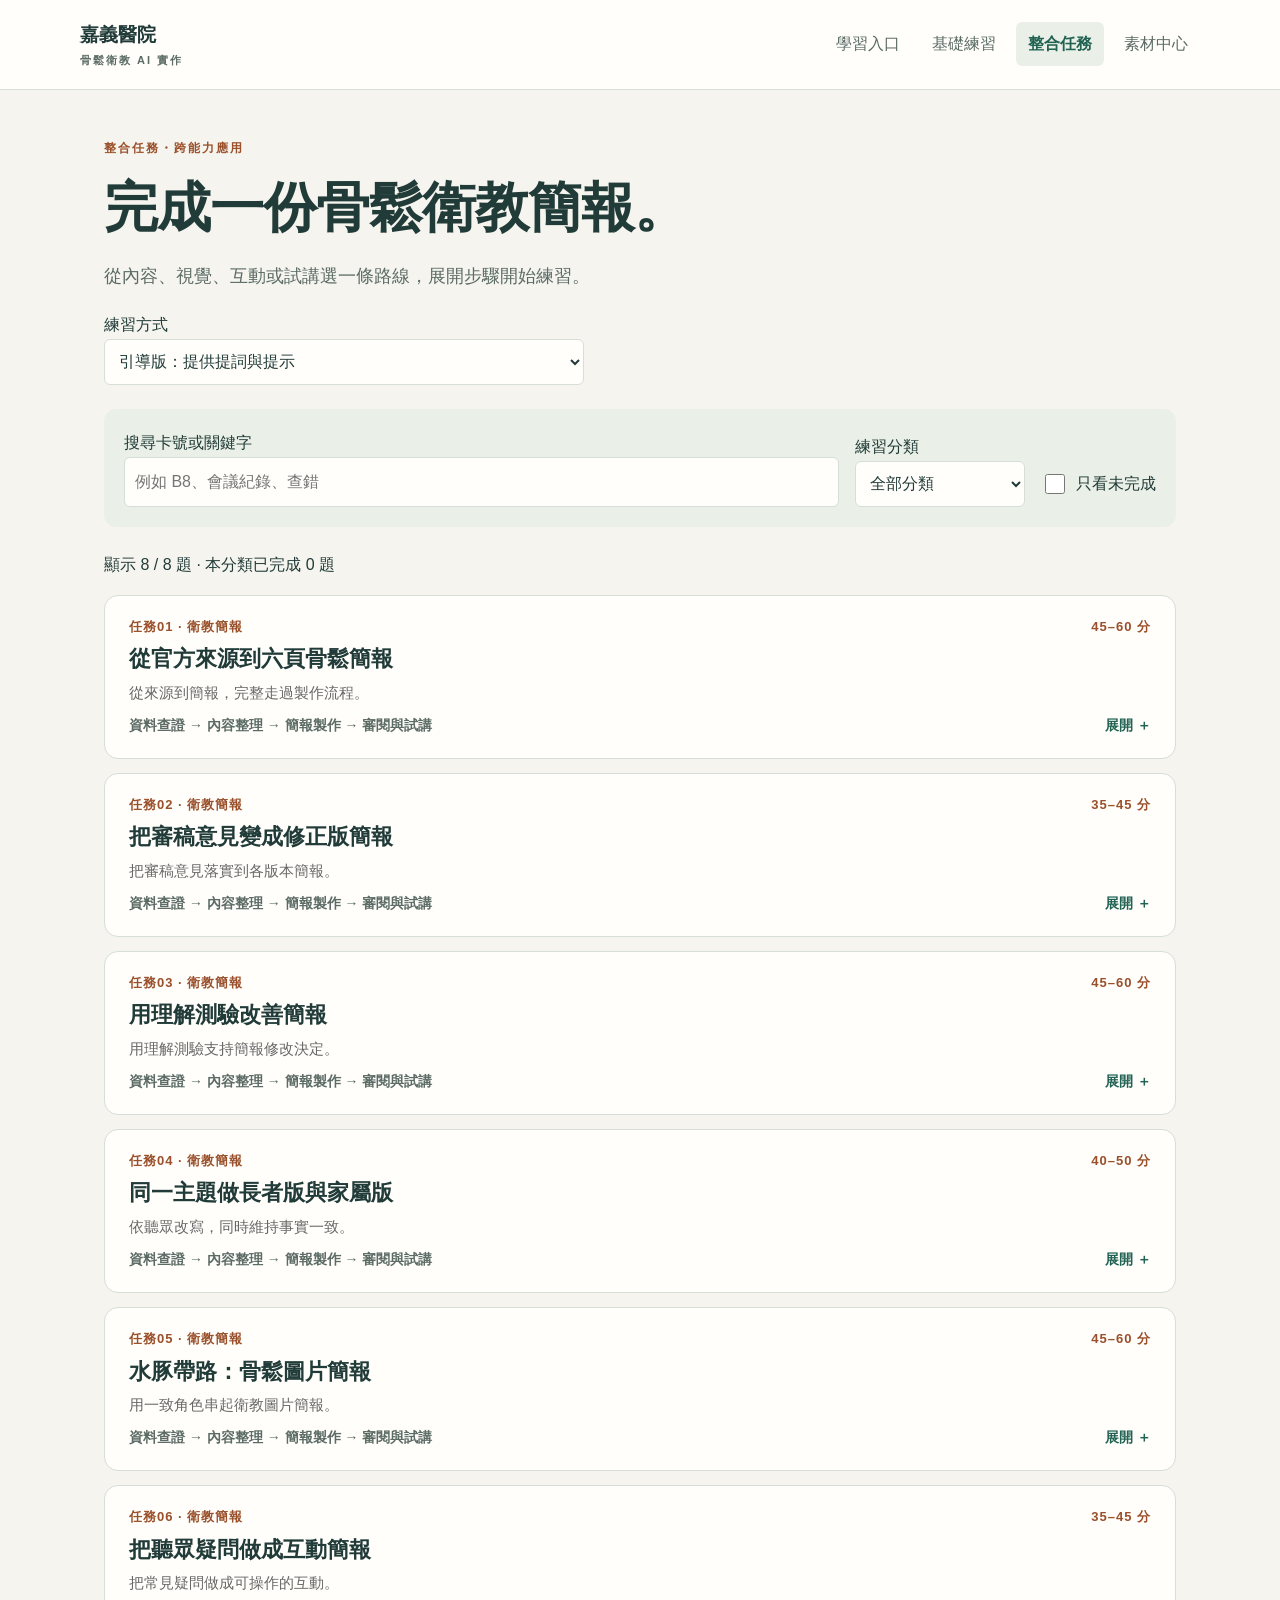
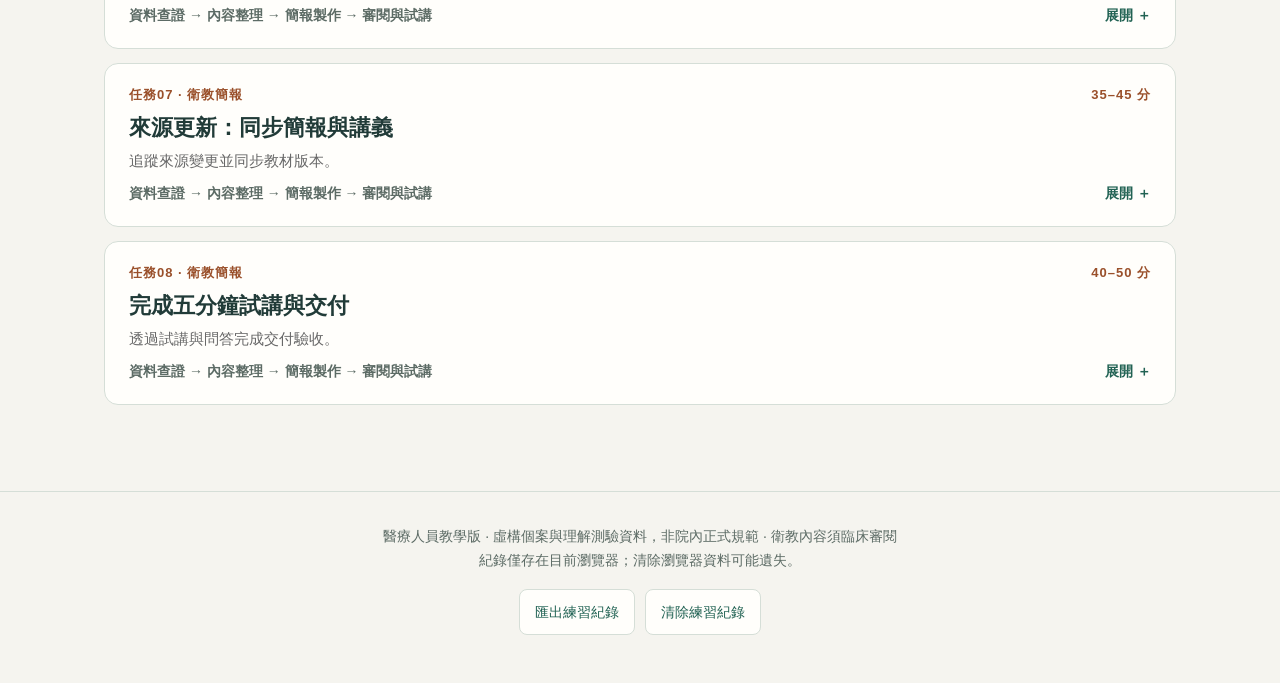
<file: missions.html>
<!doctype html><html lang="zh-Hant"><head><meta charset="utf-8"><meta name="viewport" content="width=device-width, initial-scale=1"><meta name="robots" content="noindex,nofollow"><meta name="color-scheme" content="light dark"><title>整合任務｜嘉義醫院 AI 實作</title><style>:root{color-scheme:light dark;--bg:#f5f4ef;--surface:#fffefb;--ink:#213b38;--muted:#5c6b65;--line:#d5ded7;--accent:#216253;--soft:#eaf0e7;--gold:#9a502b;--warn:#fff0dc}*{box-sizing:border-box}body{margin:0;background:var(--bg);color:var(--ink);font:16px/1.75 -apple-system,BlinkMacSystemFont,"PingFang TC","Microsoft JhengHei",sans-serif}a{color:var(--accent);text-underline-offset:4px}button,input,select,textarea{font:inherit}button,a,input,select,textarea,summary{touch-action:manipulation}button,.actions a{min-height:44px;border:1px solid var(--line);border-radius:8px;background:var(--surface);color:var(--accent);padding:10px 15px;cursor:pointer;text-decoration:none;display:inline-flex;align-items:center;justify-content:center}button:hover,.route:hover{border-color:var(--accent);background:var(--soft)}.primary{background:var(--accent)!important;color:#fff!important;border-color:var(--accent)!important}header{border-bottom:1px solid var(--line);padding:18px max(20px,calc((100vw - 1120px)/2));background:var(--surface);display:flex;align-items:center;justify-content:space-between;gap:20px}.brand{font-size:19px;font-weight:800;white-space:nowrap}.brand span{display:block;font-size:11px;color:var(--muted);letter-spacing:2px}nav{display:flex;gap:8px;flex-wrap:wrap}nav a{padding:8px 12px;min-height:44px;text-decoration:none;color:var(--muted);border-radius:6px}nav a[aria-current]{color:var(--accent);background:var(--soft);font-weight:700}main{max-width:1120px;margin:0 auto;padding:36px 24px 72px}h1{font-size:clamp(30px,4.4vw,54px);line-height:1.27;letter-spacing:-1px;margin:14px 0 20px}h2{font-size:25px;line-height:1.4}h3{font-size:19px;line-height:1.5}.eyebrow{font-size:12px;letter-spacing:2px;font-weight:800;color:var(--gold)}.lead{font-size:18px;color:var(--muted);max-width:780px}.hero{padding:28px 0 40px;max-width:850px}.actions{display:flex;flex-wrap:wrap;gap:10px;margin:16px 0}.stats{display:grid;grid-template-columns:repeat(3,1fr);border-block:1px solid var(--line);padding:20px 0;margin-bottom:40px}.stats div{color:var(--muted)}.stats strong{font-size:32px;color:var(--accent);margin-right:12px}.grid{display:grid;grid-template-columns:repeat(3,1fr);gap:18px}.route{display:block;text-decoration:none;color:var(--ink);border:1px solid var(--line);border-radius:12px;padding:24px;background:var(--surface)}.route small{color:var(--muted)}.route span{font-weight:700;color:var(--accent)}.catalog{display:grid;grid-template-columns:1fr 1fr;gap:8px}.catalog a{padding:12px;background:var(--surface);border-bottom:1px solid var(--line);text-decoration:none}.plan{background:var(--soft);padding:20px 26px;border-radius:12px;margin:36px 0}.filters{display:flex;align-items:end;gap:16px;flex-wrap:wrap;background:var(--soft);padding:20px;border-radius:12px;margin:24px 0}.filters label:first-child{flex:1;min-width:210px}.filters label{margin:0}.inline{display:flex;align-items:center;min-height:46px;gap:8px}.exercise{max-width:860px;margin:24px auto;padding:28px;background:var(--surface);border:1px solid var(--line);border-radius:14px;scroll-margin-top:18px}.exercise:target{border:2px solid var(--accent)}.meta{font-size:13px;letter-spacing:1px;font-weight:750;color:var(--gold);display:flex;justify-content:space-between;gap:10px;flex-wrap:wrap}.badge{display:inline-block;font-size:12px;background:var(--soft);color:var(--accent);padding:2px 8px;border-radius:5px}.note{color:var(--muted);font-size:14px}.warn{background:var(--warn);padding:14px;border-left:3px solid var(--gold)}details{margin:12px 0;border:1px solid var(--line);border-radius:8px;padding:0 14px}summary{cursor:pointer;padding:12px 0;min-height:44px;font-weight:650}details p{margin-top:0}pre{font-family:inherit;font-size:14px;line-height:1.8;white-space:pre-wrap;overflow-wrap:anywhere;background:var(--soft);padding:16px;border-radius:6px;max-height:480px;overflow:auto}label{display:block;margin:12px 0}input:not([type=checkbox]),select,textarea{width:100%;padding:10px;border:1px solid var(--line);border-radius:6px;background:var(--surface);color:var(--ink);min-height:46px}textarea{min-height:110px;resize:vertical}input[type=checkbox]{width:20px;height:20px;flex:none;accent-color:var(--accent)}fieldset{border:0;background:var(--soft);border-radius:8px;margin:20px 0;padding:14px 18px}legend{font-size:14px;font-weight:700;padding:4px 8px;background:var(--soft);border-radius:4px}fieldset label,.completion label{display:flex;align-items:flex-start;gap:10px}.completion{border-top:1px solid var(--line);margin-top:20px;padding-top:14px;display:flex;justify-content:space-between;align-items:center;gap:12px;flex-wrap:wrap}.step{border-left:2px solid var(--line);padding-left:20px;margin:28px 0}.step h3 span{color:var(--gold);margin-right:10px}.tablewrap{overflow:auto}table{border-collapse:collapse;font-size:14px;width:100%}td,th{padding:10px;border:1px solid var(--line);text-align:left}footer{padding:32px 24px;border-top:1px solid var(--line);text-align:center;color:var(--muted);font-size:14px}footer .actions{justify-content:center}#toast{position:fixed;bottom:24px;left:50%;transform:translateX(-50%);background:var(--ink);color:var(--bg);border-radius:10px;padding:10px 18px;z-index:30;max-width:90vw}#toast:empty{display:none}dialog{width:min(600px,90vw);border:1px solid var(--line);border-radius:12px;background:var(--surface);color:var(--ink)}dialog textarea{height:300px}dialog::backdrop{background:#0008}.skip{position:absolute;top:-80px;left:12px;background:var(--surface);padding:12px;z-index:50}.skip:focus{top:10px}:focus-visible{outline:3px solid var(--gold);outline-offset:3px}[hidden]{display:none!important}.challenge .guided{display:none}.mode{max-width:480px}@media(max-width:700px){header{display:block;padding:16px}nav{margin-top:12px;gap:0}nav a{padding:8px 10px}main{padding:20px 16px 48px}.grid,.catalog{grid-template-columns:1fr}.exercise{padding:20px 16px}.stats strong{display:block}.hero{padding-top:10px}.filters{padding:14px}.filters label{width:100%}.actions button{max-width:100%;white-space:normal;text-align:left}}@media(prefers-color-scheme:dark){:root{--bg:#14211f;--surface:#1d2d29;--ink:#ebf1e9;--muted:#b4c2b8;--line:#42584c;--accent:#9cd5b7;--soft:#293e33;--gold:#e9b88f;--warn:#3b3024}.primary{background:#39775d!important;border-color:#39775d!important}}@media print{header,.filters,button,footer,.completion,.actions{display:none}.exercise{break-inside:avoid}body{background:white;color:black}}

.category-bar{position:sticky;top:0;z-index:10;background:var(--bg);padding:12px 0;border-bottom:1px solid var(--line)}.category-label{margin:0 0 8px;color:var(--muted);font-size:13px;font-weight:700}.category-tabs{display:flex;gap:8px;overflow-x:auto;padding:3px 3px 10px}.category-tabs button{flex:0 0 auto;white-space:nowrap;font-size:15px}.category-tabs button[aria-pressed=true]{background:var(--accent);color:var(--bg);font-weight:800;border-color:var(--accent)}.exercise{scroll-margin-top:125px}@media print{.category-bar{display:none}}
/* 所有複製操作採一致的深綠底白字，包括分步提詞、素材、追問及工作地圖。 */
button[data-copy],button[data-copy].primary,#copyMap{background:#216253!important;color:#fff!important;border:1px solid #216253!important;font-weight:700}
button[data-copy]:hover,button[data-copy].primary:hover,#copyMap:hover{background:#194b40!important;border-color:#194b40!important}
button[data-copy]:active,#copyMap:active{background:#133b32!important}
.use-guide{background:var(--soft);border-radius:8px;padding:12px 16px;font-size:14px}.use-guide div{display:grid;grid-template-columns:100px 1fr;gap:10px;padding:5px 0}.use-guide dt{font-weight:750}.use-guide dd{margin:0}.learning-route{padding-left:28px;display:grid;grid-template-columns:1fr 1fr;gap:12px 32px}.learning-route li{padding:12px;background:var(--surface);border-bottom:1px solid var(--line)}.learning-route p{margin:4px 0;color:var(--muted);font-size:14px}.route-status{font-size:13px;color:var(--accent)}.capability-grid{display:grid;grid-template-columns:1fr 1fr;gap:20px}.capability{padding:20px;background:var(--surface);border:1px solid var(--line);border-radius:12px}.capability .catalog{grid-template-columns:1fr}@media(max-width:700px){.learning-route,.capability-grid{grid-template-columns:1fr}.use-guide div{grid-template-columns:1fr;gap:0}}
.mission-card{padding:0;max-width:100%;margin:14px auto}.mission-fold{border:0;margin:0;padding:0}.mission-fold>summary{padding:20px 24px;list-style:none;position:relative}.mission-fold>summary::-webkit-details-marker{display:none}.mission-fold>summary h2{margin:6px 0;font-size:22px}.mission-teaser{display:block;color:var(--muted);font-size:14px;padding-right:80px}.fold-label{position:absolute;bottom:20px;right:24px;color:var(--accent);font-weight:700;font-size:14px}.fold-label::after{content:'展開 ＋'}.mission-fold[open]>summary .fold-label::after{content:'收合 −'}.mission-fold[open]>summary{border-bottom:1px solid var(--line)}.mission-content{padding:8px 24px 24px;max-width:860px;margin:auto}@media(max-width:700px){.mission-fold>summary{padding:16px}.mission-content{padding:8px 16px 20px}.fold-label{right:16px;bottom:16px}}
.presentation-bridge{border-left:3px solid var(--accent);background:var(--soft);padding:14px 18px;margin:18px 0;border-radius:0 8px 8px 0}.presentation-bridge h3{margin-top:0}.presentation-bridge .actions a{font-size:14px}

.exercise:has(>.course-label){border:2px solid #b18a48;background:#fffaf0}.course-label{color:#705019;background:#f3e5c6;border-radius:6px;padding:7px 12px;font-size:14px;font-weight:800}.exercise:has(>.course-label) h2{color:#705019}@media(prefers-color-scheme:dark){.exercise:has(>.course-label){background:#302b22;border-color:#b99a62}.course-label{background:#493d28;color:#f0d49a}.exercise:has(>.course-label) h2{color:#f0d49a}}
/* Excel實作與文字銜接題採用相同暖金色。 */
:is(#DATA-12,#DATA-13,#DATA-14){background:#fffaf0;border:2px solid #b18a48}
:is(#DATA-12,#DATA-13,#DATA-14) h2,:is(#DATA-12,#DATA-13,#DATA-14)>.meta{color:#705019}
:is(#DATA-12,#DATA-13,#DATA-14) .use-guide,:is(#DATA-12,#DATA-13,#DATA-14) fieldset,:is(#DATA-12,#DATA-13,#DATA-14) legend{background:#f3e5c6}
:is(#DATA-12,#DATA-13,#DATA-14) details{border-color:#d9c49d}
@media(prefers-color-scheme:dark){:is(#DATA-12,#DATA-13,#DATA-14){background:#302b22;border-color:#b99a62}:is(#DATA-12,#DATA-13,#DATA-14) h2,:is(#DATA-12,#DATA-13,#DATA-14)>.meta{color:#f0d49a}:is(#DATA-12,#DATA-13,#DATA-14) .use-guide,:is(#DATA-12,#DATA-13,#DATA-14) fieldset,:is(#DATA-12,#DATA-13,#DATA-14) legend{background:#493d28}:is(#DATA-12,#DATA-13,#DATA-14) details{border-color:#806b46}}

.learning-point{margin:6px 0 16px;color:#686868;font-size:15px;line-height:1.6;font-weight:400}.mission-fold>summary .learning-point{padding-right:75px;margin-bottom:8px}@media(prefers-color-scheme:dark){.learning-point{color:#b8b8b8}}
</style></head><body><a class="skip" href="#main">跳到內容</a><header><div class="brand">嘉義醫院 <span>骨鬆衛教 AI 實作</span></div><nav aria-label="主導覽"><a  href="index.html">學習入口</a><a  href="practice.html">基礎練習</a><a aria-current=page href="missions.html">整合任務</a><a  href="materials.html">素材中心</a></nav></header><main id="main"><p class="eyebrow">整合任務・跨能力應用</p><h1>完成一份骨鬆衛教簡報。</h1><p class="lead">從內容、視覺、互動或試講選一條路線，展開步驟開始練習。</p><label class="mode">練習方式<select id="mode"><option value="guided">引導版：提供提詞與提示</option><option value="challenge">挑戰版：先自行規劃，隱藏提示與提詞</option></select></label><div class="filters"><label>搜尋卡號或關鍵字<input id="search" type="search" placeholder="例如 B8、會議紀錄、查錯"></label><label>練習分類<select id="category"><option value="">全部分類</option><option>衛教簡報</option><option>衛教簡報</option><option>衛教簡報</option><option>衛教簡報</option><option>衛教簡報</option><option>衛教簡報</option><option>衛教簡報</option><option>衛教簡報</option></select></label><label class="inline"><input type="checkbox" id="unfinished">只看未完成</label></div><p id="count" role="status"></p><p id="empty" hidden>沒有符合的練習。請更換關鍵字或分類。</p><article class="exercise mission-card" id="CASE-01" data-category="衛教簡報" data-search="CASE-01 從官方來源到六頁骨鬆簡報 衛教簡報"><details class="mission-fold"><summary><span class="meta">任務01 · 衛教簡報<span>45–60 分</span></span><h2>從官方來源到六頁骨鬆簡報</h2><p class="learning-point">從來源到簡報，完整走過製作流程。</p><span class="mission-teaser">資料查證 → 內容整理 → 簡報製作 → 審閱與試講</span><span class="fold-label" aria-hidden="true"></span></summary><div class="mission-content"><dl class="use-guide"><div><dt>何時用</dt><dd>要把來源、內容與呈現串成簡報時</dd></div><div><dt>何時不適合</dt><dd>缺乏可靠來源卻要求生成醫療結論</dd></div><div><dt>完成到哪裡</dt><dd>完成「從官方來源到六頁骨鬆簡報」的簡報成果、來源與核對紀錄。 簡報與核對紀錄，須完成專業審閱</dd></div></dl><p class="lead">資料查證 → 內容整理 → 簡報製作 → 審閱與試講</p><p>完成「從官方來源到六頁骨鬆簡報」的簡報成果、來源與核對紀錄。</p><p>素材：<a href="materials.html#MAT-01">素材01</a>、<a href="materials.html#MAT-02">素材02</a></p><div class="presentation-bridge"><h3>接到NotebookLM 專題</h3><p>已核對的骨鬆衛教來源與本任務內容 → 可審閱及播放的衛教簡報</p><div class="actions"><a href="practice.html#WRITE-13B" target="_blank" rel="noopener">文字13B｜依大綱撰寫骨鬆衛教內容，交給NotebookLM</a><a href="practice.html#DOC-08" target="_blank" rel="noopener">文件08｜簡報二：用定稿內容生成</a></div><p class="note">參考方法會另開頁面；回到本任務，沿用已完成的資料製作簡報。</p></div><button class="" data-copy="copy360">複製本題全部素材</button><details><summary>挑戰任務書：先自行設計步驟</summary><p>請交付：完成「從官方來源到六頁骨鬆簡報」的簡報成果、來源與核對紀錄。</p><p>自行決定工具、提詞與順序；必須保留來源、待確認資訊與修改紀錄。完成後使用下方成果驗收核對。</p></details><section class="step"><h3><span>01</span> 核對來源與聽眾</h3><p>先閱讀原始素材，建立可核對的第一份成果。</p><details class="guided"><summary>提示與本步提詞</summary><p>先檢查輸入是否完整，再製作並逐項核對。</p><pre>請依提供素材完成「核對來源與聽眾」。沿用前一步已核對成果，列出本步可保存的產出、來源與待確認事項。醫療內容限於可靠來源，不自行診斷、調藥或保證療效。</pre><button class="" data-copy="copy361">複製本步提詞＋素材</button></details><label>本步成果／待確認事項<textarea data-save="CASE-01-step-1" placeholder="記錄成果；下一步請帶入已核對的內容。"></textarea></label></section><section class="step"><h3><span>02</span> 撰寫六頁大綱及逐頁內容</h3><p>帶入前一步已核對的成果，完成本步交付；未確認事項保留標記。</p><details class="guided"><summary>提示與本步提詞</summary><p>先檢查輸入是否完整，再製作並逐項核對。</p><pre>請依提供素材完成「撰寫六頁大綱及逐頁內容」。沿用前一步已核對成果，列出本步可保存的產出、來源與待確認事項。醫療內容限於可靠來源，不自行診斷、調藥或保證療效。</pre><button class="" data-copy="copy362">複製本步提詞＋素材</button></details><label>本步成果／待確認事項<textarea data-save="CASE-01-step-2" placeholder="記錄成果；下一步請帶入已核對的內容。"></textarea></label></section><section class="step"><h3><span>03</span> 在NotebookLM生成簡報並逐頁核對</h3><p>帶入前一步已核對的成果，完成本步交付；未確認事項保留標記。</p><details class="guided"><summary>提示與本步提詞</summary><p>先檢查輸入是否完整，再製作並逐項核對。</p><pre>請依提供素材完成「在NotebookLM生成簡報並逐頁核對」。沿用前一步已核對成果，列出本步可保存的產出、來源與待確認事項。醫療內容限於可靠來源，不自行診斷、調藥或保證療效。</pre><button class="" data-copy="copy363">複製本步提詞＋素材</button></details><label>本步成果／待確認事項<textarea data-save="CASE-01-step-3" placeholder="記錄成果；下一步請帶入已核對的內容。"></textarea></label></section><details><summary>變化題：需求改變了</summary><p>聽眾改成第一次接觸骨鬆的家屬，說明哪些頁面需修改，保持醫療事實與來源一致。</p><button class="" data-copy="copy364">複製變化題</button></details><fieldset><legend>成果驗收</legend><label><input type="checkbox" data-save="CASE-01-check-0">完成本任務的簡報或修訂成果</label><label><input type="checkbox" data-save="CASE-01-check-1">保留可核對來源與待確認事項</label><label><input type="checkbox" data-save="CASE-01-check-2">實際閱讀或播放，完成專業審閱前標草稿</label></fieldset><details><summary>驗收依據：完成後再看</summary><p>內容須符合指定聽眾；每項醫療主張有依據；頁面與講稿一致；交付檔可開啟，未完成項目如實標記。</p></details><p>可回頭練：<a href="practice.html#WRITE-13A">文字13A 骨鬆衛教簡報大綱發想</a>、<a href="practice.html#WRITE-13B">文字13B 依大綱撰寫骨鬆衛教內容，交給NotebookLM</a>、<a href="practice.html#DOC-08">文件08 簡報二：用定稿內容生成</a></p><details><summary>記錄成果與工作應用</summary><label>成果摘要／待確認事項<textarea data-save="CASE-01-notes" placeholder="記錄虛構練習成果，請勿輸入真實個資。"></textarea></label><label>回到我的工作：要替換的資料與保留的檢查<textarea data-save="CASE-01-transfer"></textarea></label></details><div class="completion"><label><input type="checkbox" data-save="CASE-01-done" data-done>已完成本題並核對成果</label><a href="#CASE-01">本題連結</a><button type="button" data-collapse-mission>收合任務</button></div></div></details></article><article class="exercise mission-card" id="CASE-02" data-category="衛教簡報" data-search="CASE-02 把審稿意見變成修正版簡報 衛教簡報"><details class="mission-fold"><summary><span class="meta">任務02 · 衛教簡報<span>35–45 分</span></span><h2>把審稿意見變成修正版簡報</h2><p class="learning-point">把審稿意見落實到各版本簡報。</p><span class="mission-teaser">資料查證 → 內容整理 → 簡報製作 → 審閱與試講</span><span class="fold-label" aria-hidden="true"></span></summary><div class="mission-content"><dl class="use-guide"><div><dt>何時用</dt><dd>要把來源、內容與呈現串成簡報時</dd></div><div><dt>何時不適合</dt><dd>缺乏可靠來源卻要求生成醫療結論</dd></div><div><dt>完成到哪裡</dt><dd>完成「把審稿意見變成修正版簡報」的簡報成果、來源與核對紀錄。 簡報與核對紀錄，須完成專業審閱</dd></div></dl><p class="lead">資料查證 → 內容整理 → 簡報製作 → 審閱與試講</p><p>完成「把審稿意見變成修正版簡報」的簡報成果、來源與核對紀錄。</p><p>素材：<a href="materials.html#MAT-02">素材02</a>、<a href="materials.html#MAT-03">素材03</a>、<a href="materials.html#MAT-06">素材06</a></p><div class="presentation-bridge"><h3>接到專業簡報</h3><p>已核對的骨鬆衛教來源與本任務內容 → 可審閱及播放的衛教簡報</p><div class="actions"><a href="practice.html#WRITE-16" target="_blank" rel="noopener">文字16｜衛教簡報改版：同步內容</a><a href="practice.html#PRO-09" target="_blank" rel="noopener">專業簡報09｜AI製作PPT③：驗收與修正</a></div><p class="note">參考方法會另開頁面；回到本任務，沿用已完成的資料製作簡報。</p></div><button class="" data-copy="copy365">複製本題全部素材</button><details><summary>挑戰任務書：先自行設計步驟</summary><p>請交付：完成「把審稿意見變成修正版簡報」的簡報成果、來源與核對紀錄。</p><p>自行決定工具、提詞與順序；必須保留來源、待確認資訊與修改紀錄。完成後使用下方成果驗收核對。</p></details><section class="step"><h3><span>01</span> 整理審稿決議與待確認</h3><p>先閱讀原始素材，建立可核對的第一份成果。</p><details class="guided"><summary>提示與本步提詞</summary><p>先檢查輸入是否完整，再製作並逐項核對。</p><pre>請依提供素材完成「整理審稿決議與待確認」。沿用前一步已核對成果，列出本步可保存的產出、來源與待確認事項。醫療內容限於可靠來源，不自行診斷、調藥或保證療效。</pre><button class="" data-copy="copy366">複製本步提詞＋素材</button></details><label>本步成果／待確認事項<textarea data-save="CASE-02-step-1" placeholder="記錄成果；下一步請帶入已核對的內容。"></textarea></label></section><section class="step"><h3><span>02</span> 修改投影片及講稿並列差異</h3><p>帶入前一步已核對的成果，完成本步交付；未確認事項保留標記。</p><details class="guided"><summary>提示與本步提詞</summary><p>先檢查輸入是否完整，再製作並逐項核對。</p><pre>請依提供素材完成「修改投影片及講稿並列差異」。沿用前一步已核對成果，列出本步可保存的產出、來源與待確認事項。醫療內容限於可靠來源，不自行診斷、調藥或保證療效。</pre><button class="" data-copy="copy367">複製本步提詞＋素材</button></details><label>本步成果／待確認事項<textarea data-save="CASE-02-step-2" placeholder="記錄成果；下一步請帶入已核對的內容。"></textarea></label></section><section class="step"><h3><span>03</span> 開啟PPT驗收並重新試講</h3><p>帶入前一步已核對的成果，完成本步交付；未確認事項保留標記。</p><details class="guided"><summary>提示與本步提詞</summary><p>先檢查輸入是否完整，再製作並逐項核對。</p><pre>請依提供素材完成「開啟PPT驗收並重新試講」。沿用前一步已核對成果，列出本步可保存的產出、來源與待確認事項。醫療內容限於可靠來源，不自行診斷、調藥或保證療效。</pre><button class="" data-copy="copy368">複製本步提詞＋素材</button></details><label>本步成果／待確認事項<textarea data-save="CASE-02-step-3" placeholder="記錄成果；下一步請帶入已核對的內容。"></textarea></label></section><details><summary>變化題：需求改變了</summary><p>聽眾改成第一次接觸骨鬆的家屬，說明哪些頁面需修改，保持醫療事實與來源一致。</p><button class="" data-copy="copy369">複製變化題</button></details><fieldset><legend>成果驗收</legend><label><input type="checkbox" data-save="CASE-02-check-0">完成本任務的簡報或修訂成果</label><label><input type="checkbox" data-save="CASE-02-check-1">保留可核對來源與待確認事項</label><label><input type="checkbox" data-save="CASE-02-check-2">實際閱讀或播放，完成專業審閱前標草稿</label></fieldset><details><summary>驗收依據：完成後再看</summary><p>內容須符合指定聽眾；每項醫療主張有依據；頁面與講稿一致；交付檔可開啟，未完成項目如實標記。</p></details><p>可回頭練：<a href="practice.html#WRITE-08">文字08 審稿討論變修訂清單</a>、<a href="practice.html#WRITE-16">文字16 衛教簡報改版：同步內容</a>、<a href="practice.html#PRO-09">專業簡報09 AI製作PPT③：驗收與修正</a></p><details><summary>記錄成果與工作應用</summary><label>成果摘要／待確認事項<textarea data-save="CASE-02-notes" placeholder="記錄虛構練習成果，請勿輸入真實個資。"></textarea></label><label>回到我的工作：要替換的資料與保留的檢查<textarea data-save="CASE-02-transfer"></textarea></label></details><div class="completion"><label><input type="checkbox" data-save="CASE-02-done" data-done>已完成本題並核對成果</label><a href="#CASE-02">本題連結</a><button type="button" data-collapse-mission>收合任務</button></div></div></details></article><article class="exercise mission-card" id="CASE-03" data-category="衛教簡報" data-search="CASE-03 用理解測驗改善簡報 衛教簡報"><details class="mission-fold"><summary><span class="meta">任務03 · 衛教簡報<span>45–60 分</span></span><h2>用理解測驗改善簡報</h2><p class="learning-point">用理解測驗支持簡報修改決定。</p><span class="mission-teaser">資料查證 → 內容整理 → 簡報製作 → 審閱與試講</span><span class="fold-label" aria-hidden="true"></span></summary><div class="mission-content"><dl class="use-guide"><div><dt>何時用</dt><dd>要把來源、內容與呈現串成簡報時</dd></div><div><dt>何時不適合</dt><dd>缺乏可靠來源卻要求生成醫療結論</dd></div><div><dt>完成到哪裡</dt><dd>完成「用理解測驗改善簡報」的簡報成果、來源與核對紀錄。 簡報與核對紀錄，須完成專業審閱</dd></div></dl><p class="lead">資料查證 → 內容整理 → 簡報製作 → 審閱與試講</p><p>完成「用理解測驗改善簡報」的簡報成果、來源與核對紀錄。</p><p>素材：<a href="materials.html#MAT-04">素材04</a>、<a href="materials.html#MAT-08">素材08</a></p><div class="presentation-bridge"><h3>接到專業簡報</h3><p>已核對的骨鬆衛教來源與本任務內容 → 可審閱及播放的衛教簡報</p><div class="actions"><a href="practice.html#DATA-14" target="_blank" rel="noopener">資料14｜Excel③：Dashboard與改稿決策</a><a href="practice.html#PRO-04" target="_blank" rel="noopener">專業簡報04｜把理解測驗畫成可核對的圖</a></div><p class="note">參考方法會另開頁面；回到本任務，沿用已完成的資料製作簡報。</p></div><button class="" data-copy="copy370">複製本題全部素材</button><details><summary>挑戰任務書：先自行設計步驟</summary><p>請交付：完成「用理解測驗改善簡報」的簡報成果、來源與核對紀錄。</p><p>自行決定工具、提詞與順序；必須保留來源、待確認資訊與修改紀錄。完成後使用下方成果驗收核對。</p></details><section class="step"><h3><span>01</span> 核對每題分母與答對率</h3><p>先閱讀原始素材，建立可核對的第一份成果。</p><details class="guided"><summary>提示與本步提詞</summary><p>先檢查輸入是否完整，再製作並逐項核對。</p><pre>請依提供素材完成「核對每題分母與答對率」。沿用前一步已核對成果，列出本步可保存的產出、來源與待確認事項。醫療內容限於可靠來源，不自行診斷、調藥或保證療效。</pre><button class="" data-copy="copy371">複製本步提詞＋素材</button></details><label>本步成果／待確認事項<textarea data-save="CASE-03-step-1" placeholder="記錄成果；下一步請帶入已核對的內容。"></textarea></label></section><section class="step"><h3><span>02</span> 製作圖表與Dashboard找出需釐清主題</h3><p>帶入前一步已核對的成果，完成本步交付；未確認事項保留標記。</p><details class="guided"><summary>提示與本步提詞</summary><p>先檢查輸入是否完整，再製作並逐項核對。</p><pre>請依提供素材完成「製作圖表與Dashboard找出需釐清主題」。沿用前一步已核對成果，列出本步可保存的產出、來源與待確認事項。醫療內容限於可靠來源，不自行診斷、調藥或保證療效。</pre><button class="" data-copy="copy372">複製本步提詞＋素材</button></details><label>本步成果／待確認事項<textarea data-save="CASE-03-step-2" placeholder="記錄成果；下一步請帶入已核對的內容。"></textarea></label></section><section class="step"><h3><span>03</span> 提出逐頁改稿與後續理解確認方式</h3><p>帶入前一步已核對的成果，完成本步交付；未確認事項保留標記。</p><details class="guided"><summary>提示與本步提詞</summary><p>先檢查輸入是否完整，再製作並逐項核對。</p><pre>請依提供素材完成「提出逐頁改稿與後續理解確認方式」。沿用前一步已核對成果，列出本步可保存的產出、來源與待確認事項。醫療內容限於可靠來源，不自行診斷、調藥或保證療效。</pre><button class="" data-copy="copy373">複製本步提詞＋素材</button></details><label>本步成果／待確認事項<textarea data-save="CASE-03-step-3" placeholder="記錄成果；下一步請帶入已核對的內容。"></textarea></label></section><details><summary>變化題：需求改變了</summary><p>聽眾改成第一次接觸骨鬆的家屬，說明哪些頁面需修改，保持醫療事實與來源一致。</p><button class="" data-copy="copy374">複製變化題</button></details><fieldset><legend>成果驗收</legend><label><input type="checkbox" data-save="CASE-03-check-0">完成本任務的簡報或修訂成果</label><label><input type="checkbox" data-save="CASE-03-check-1">保留可核對來源與待確認事項</label><label><input type="checkbox" data-save="CASE-03-check-2">實際閱讀或播放，完成專業審閱前標草稿</label></fieldset><details><summary>驗收依據：完成後再看</summary><p>內容須符合指定聽眾；每項醫療主張有依據；頁面與講稿一致；交付檔可開啟，未完成項目如實標記。</p></details><p>可回頭練：<a href="practice.html#DATA-12">資料12 Excel①：先問問題，再檢查資料</a>、<a href="practice.html#DATA-13">資料13 Excel②：清理、統計與圖表</a>、<a href="practice.html#DATA-14">資料14 Excel③：Dashboard與改稿決策</a>、<a href="practice.html#PRO-04">專業簡報04 把理解測驗畫成可核對的圖</a></p><details><summary>記錄成果與工作應用</summary><label>成果摘要／待確認事項<textarea data-save="CASE-03-notes" placeholder="記錄虛構練習成果，請勿輸入真實個資。"></textarea></label><label>回到我的工作：要替換的資料與保留的檢查<textarea data-save="CASE-03-transfer"></textarea></label></details><div class="completion"><label><input type="checkbox" data-save="CASE-03-done" data-done>已完成本題並核對成果</label><a href="#CASE-03">本題連結</a><button type="button" data-collapse-mission>收合任務</button></div></div></details></article><article class="exercise mission-card" id="CASE-04" data-category="衛教簡報" data-search="CASE-04 同一主題做長者版與家屬版 衛教簡報"><details class="mission-fold"><summary><span class="meta">任務04 · 衛教簡報<span>40–50 分</span></span><h2>同一主題做長者版與家屬版</h2><p class="learning-point">依聽眾改寫，同時維持事實一致。</p><span class="mission-teaser">資料查證 → 內容整理 → 簡報製作 → 審閱與試講</span><span class="fold-label" aria-hidden="true"></span></summary><div class="mission-content"><dl class="use-guide"><div><dt>何時用</dt><dd>要把來源、內容與呈現串成簡報時</dd></div><div><dt>何時不適合</dt><dd>缺乏可靠來源卻要求生成醫療結論</dd></div><div><dt>完成到哪裡</dt><dd>完成「同一主題做長者版與家屬版」的簡報成果、來源與核對紀錄。 簡報與核對紀錄，須完成專業審閱</dd></div></dl><p class="lead">資料查證 → 內容整理 → 簡報製作 → 審閱與試講</p><p>完成「同一主題做長者版與家屬版」的簡報成果、來源與核對紀錄。</p><p>素材：<a href="materials.html#MAT-01">素材01</a>、<a href="materials.html#MAT-02">素材02</a>、<a href="materials.html#MAT-05">素材05</a></p><div class="presentation-bridge"><h3>接到專業簡報</h3><p>已核對的骨鬆衛教來源與本任務內容 → 可審閱及播放的衛教簡報</p><div class="actions"><a href="practice.html#PRO-01" target="_blank" rel="noopener">專業簡報01｜先確定聽眾要理解什麼</a><a href="practice.html#PRO-07" target="_blank" rel="noopener">專業簡報07｜AI製作PPT①：三頁定版型</a></div><p class="note">參考方法會另開頁面；回到本任務，沿用已完成的資料製作簡報。</p></div><button class="" data-copy="copy375">複製本題全部素材</button><details><summary>挑戰任務書：先自行設計步驟</summary><p>請交付：完成「同一主題做長者版與家屬版」的簡報成果、來源與核對紀錄。</p><p>自行決定工具、提詞與順序；必須保留來源、待確認資訊與修改紀錄。完成後使用下方成果驗收核對。</p></details><section class="step"><h3><span>01</span> 比較兩種聽眾的理解需求</h3><p>先閱讀原始素材，建立可核對的第一份成果。</p><details class="guided"><summary>提示與本步提詞</summary><p>先檢查輸入是否完整，再製作並逐項核對。</p><pre>請依提供素材完成「比較兩種聽眾的理解需求」。沿用前一步已核對成果，列出本步可保存的產出、來源與待確認事項。醫療內容限於可靠來源，不自行診斷、調藥或保證療效。</pre><button class="" data-copy="copy376">複製本步提詞＋素材</button></details><label>本步成果／待確認事項<textarea data-save="CASE-04-step-1" placeholder="記錄成果；下一步請帶入已核對的內容。"></textarea></label></section><section class="step"><h3><span>02</span> 改寫相同來源的兩套講稿</h3><p>帶入前一步已核對的成果，完成本步交付；未確認事項保留標記。</p><details class="guided"><summary>提示與本步提詞</summary><p>先檢查輸入是否完整，再製作並逐項核對。</p><pre>請依提供素材完成「改寫相同來源的兩套講稿」。沿用前一步已核對成果，列出本步可保存的產出、來源與待確認事項。醫療內容限於可靠來源，不自行診斷、調藥或保證療效。</pre><button class="" data-copy="copy377">複製本步提詞＋素材</button></details><label>本步成果／待確認事項<textarea data-save="CASE-04-step-2" placeholder="記錄成果；下一步請帶入已核對的內容。"></textarea></label></section><section class="step"><h3><span>03</span> 生成兩版PPT並檢查事實一致性</h3><p>帶入前一步已核對的成果，完成本步交付；未確認事項保留標記。</p><details class="guided"><summary>提示與本步提詞</summary><p>先檢查輸入是否完整，再製作並逐項核對。</p><pre>請依提供素材完成「生成兩版PPT並檢查事實一致性」。沿用前一步已核對成果，列出本步可保存的產出、來源與待確認事項。醫療內容限於可靠來源，不自行診斷、調藥或保證療效。</pre><button class="" data-copy="copy378">複製本步提詞＋素材</button></details><label>本步成果／待確認事項<textarea data-save="CASE-04-step-3" placeholder="記錄成果；下一步請帶入已核對的內容。"></textarea></label></section><details><summary>變化題：需求改變了</summary><p>聽眾改成第一次接觸骨鬆的家屬，說明哪些頁面需修改，保持醫療事實與來源一致。</p><button class="" data-copy="copy379">複製變化題</button></details><fieldset><legend>成果驗收</legend><label><input type="checkbox" data-save="CASE-04-check-0">完成本任務的簡報或修訂成果</label><label><input type="checkbox" data-save="CASE-04-check-1">保留可核對來源與待確認事項</label><label><input type="checkbox" data-save="CASE-04-check-2">實際閱讀或播放，完成專業審閱前標草稿</label></fieldset><details><summary>驗收依據：完成後再看</summary><p>內容須符合指定聽眾；每項醫療主張有依據；頁面與講稿一致；交付檔可開啟，未完成項目如實標記。</p></details><p>可回頭練：<a href="practice.html#WRITE-12">文字12 同一主題：長者、家屬、同仁</a>、<a href="practice.html#PRO-01">專業簡報01 先確定聽眾要理解什麼</a>、<a href="practice.html#PRO-07">專業簡報07 AI製作PPT①：三頁定版型</a></p><details><summary>記錄成果與工作應用</summary><label>成果摘要／待確認事項<textarea data-save="CASE-04-notes" placeholder="記錄虛構練習成果，請勿輸入真實個資。"></textarea></label><label>回到我的工作：要替換的資料與保留的檢查<textarea data-save="CASE-04-transfer"></textarea></label></details><div class="completion"><label><input type="checkbox" data-save="CASE-04-done" data-done>已完成本題並核對成果</label><a href="#CASE-04">本題連結</a><button type="button" data-collapse-mission>收合任務</button></div></div></details></article><article class="exercise mission-card" id="CASE-05" data-category="衛教簡報" data-search="CASE-05 水豚帶路：骨鬆圖片簡報 衛教簡報"><details class="mission-fold"><summary><span class="meta">任務05 · 衛教簡報<span>45–60 分</span></span><h2>水豚帶路：骨鬆圖片簡報</h2><p class="learning-point">用一致角色串起衛教圖片簡報。</p><span class="mission-teaser">資料查證 → 內容整理 → 簡報製作 → 審閱與試講</span><span class="fold-label" aria-hidden="true"></span></summary><div class="mission-content"><dl class="use-guide"><div><dt>何時用</dt><dd>要把來源、內容與呈現串成簡報時</dd></div><div><dt>何時不適合</dt><dd>缺乏可靠來源卻要求生成醫療結論</dd></div><div><dt>完成到哪裡</dt><dd>完成「水豚帶路：骨鬆圖片簡報」的簡報成果、來源與核對紀錄。 簡報與核對紀錄，須完成專業審閱</dd></div></dl><p class="lead">資料查證 → 內容整理 → 簡報製作 → 審閱與試講</p><p>完成「水豚帶路：骨鬆圖片簡報」的簡報成果、來源與核對紀錄。</p><p>素材：<a href="materials.html#MAT-01">素材01</a>、<a href="materials.html#MAT-02">素材02</a></p><div class="presentation-bridge"><h3>接到圖片簡報</h3><p>已核對的骨鬆衛教來源與本任務內容 → 可審閱及播放的衛教簡報</p><div class="actions"><a href="practice.html#PIC-04" target="_blank" rel="noopener">圖片簡報04｜三頁簡報，同一套風格</a><a href="practice.html#PIC-06" target="_blank" rel="noopener">圖片簡報06｜完成可播放的骨鬆圖片簡報</a></div><p class="note">參考方法會另開頁面；回到本任務，沿用已完成的資料製作簡報。</p></div><button class="" data-copy="copy380">複製本題全部素材</button><details><summary>挑戰任務書：先自行設計步驟</summary><p>請交付：完成「水豚帶路：骨鬆圖片簡報」的簡報成果、來源與核對紀錄。</p><p>自行決定工具、提詞與順序；必須保留來源、待確認資訊與修改紀錄。完成後使用下方成果驗收核對。</p></details><section class="step"><h3><span>01</span> 核對六頁重點與圖像需求</h3><p>先閱讀原始素材，建立可核對的第一份成果。</p><details class="guided"><summary>提示與本步提詞</summary><p>先檢查輸入是否完整，再製作並逐項核對。</p><pre>請依提供素材完成「核對六頁重點與圖像需求」。沿用前一步已核對成果，列出本步可保存的產出、來源與待確認事項。醫療內容限於可靠來源，不自行診斷、調藥或保證療效。</pre><button class="" data-copy="copy381">複製本步提詞＋素材</button></details><label>本步成果／待確認事項<textarea data-save="CASE-05-step-1" placeholder="記錄成果；下一步請帶入已核對的內容。"></textarea></label></section><section class="step"><h3><span>02</span> 生成一致的水豚插圖與圖片頁</h3><p>帶入前一步已核對的成果，完成本步交付；未確認事項保留標記。</p><details class="guided"><summary>提示與本步提詞</summary><p>先檢查輸入是否完整，再製作並逐項核對。</p><pre>請依提供素材完成「生成一致的水豚插圖與圖片頁」。沿用前一步已核對成果，列出本步可保存的產出、來源與待確認事項。醫療內容限於可靠來源，不自行診斷、調藥或保證療效。</pre><button class="" data-copy="copy382">複製本步提詞＋素材</button></details><label>本步成果／待確認事項<textarea data-save="CASE-05-step-2" placeholder="記錄成果；下一步請帶入已核對的內容。"></textarea></label></section><section class="step"><h3><span>03</span> 組成可播放簡報並核對中文字</h3><p>帶入前一步已核對的成果，完成本步交付；未確認事項保留標記。</p><details class="guided"><summary>提示與本步提詞</summary><p>先檢查輸入是否完整，再製作並逐項核對。</p><pre>請依提供素材完成「組成可播放簡報並核對中文字」。沿用前一步已核對成果，列出本步可保存的產出、來源與待確認事項。醫療內容限於可靠來源，不自行診斷、調藥或保證療效。</pre><button class="" data-copy="copy383">複製本步提詞＋素材</button></details><label>本步成果／待確認事項<textarea data-save="CASE-05-step-3" placeholder="記錄成果；下一步請帶入已核對的內容。"></textarea></label></section><details><summary>變化題：需求改變了</summary><p>聽眾改成第一次接觸骨鬆的家屬，說明哪些頁面需修改，保持醫療事實與來源一致。</p><button class="" data-copy="copy384">複製變化題</button></details><fieldset><legend>成果驗收</legend><label><input type="checkbox" data-save="CASE-05-check-0">完成本任務的簡報或修訂成果</label><label><input type="checkbox" data-save="CASE-05-check-1">保留可核對來源與待確認事項</label><label><input type="checkbox" data-save="CASE-05-check-2">實際閱讀或播放，完成專業審閱前標草稿</label></fieldset><details><summary>驗收依據：完成後再看</summary><p>內容須符合指定聽眾；每項醫療主張有依據；頁面與講稿一致；交付檔可開啟，未完成項目如實標記。</p></details><p>可回頭練：<a href="practice.html#VIS-02">圖像02 六要素：水豚衛教師</a>、<a href="practice.html#PIC-04">圖片簡報04 三頁簡報，同一套風格</a>、<a href="practice.html#PIC-06">圖片簡報06 完成可播放的骨鬆圖片簡報</a></p><details><summary>記錄成果與工作應用</summary><label>成果摘要／待確認事項<textarea data-save="CASE-05-notes" placeholder="記錄虛構練習成果，請勿輸入真實個資。"></textarea></label><label>回到我的工作：要替換的資料與保留的檢查<textarea data-save="CASE-05-transfer"></textarea></label></details><div class="completion"><label><input type="checkbox" data-save="CASE-05-done" data-done>已完成本題並核對成果</label><a href="#CASE-05">本題連結</a><button type="button" data-collapse-mission>收合任務</button></div></div></details></article><article class="exercise mission-card" id="CASE-06" data-category="衛教簡報" data-search="CASE-06 把聽眾疑問做成互動簡報 衛教簡報"><details class="mission-fold"><summary><span class="meta">任務06 · 衛教簡報<span>35–45 分</span></span><h2>把聽眾疑問做成互動簡報</h2><p class="learning-point">把常見疑問做成可操作的互動。</p><span class="mission-teaser">資料查證 → 內容整理 → 簡報製作 → 審閱與試講</span><span class="fold-label" aria-hidden="true"></span></summary><div class="mission-content"><dl class="use-guide"><div><dt>何時用</dt><dd>要把來源、內容與呈現串成簡報時</dd></div><div><dt>何時不適合</dt><dd>缺乏可靠來源卻要求生成醫療結論</dd></div><div><dt>完成到哪裡</dt><dd>完成「把聽眾疑問做成互動簡報」的簡報成果、來源與核對紀錄。 簡報與核對紀錄，須完成專業審閱</dd></div></dl><p class="lead">資料查證 → 內容整理 → 簡報製作 → 審閱與試講</p><p>完成「把聽眾疑問做成互動簡報」的簡報成果、來源與核對紀錄。</p><p>素材：<a href="materials.html#MAT-02">素材02</a>、<a href="materials.html#MAT-05">素材05</a>、<a href="materials.html#MAT-08">素材08</a></p><div class="presentation-bridge"><h3>接到專業簡報</h3><p>已核對的骨鬆衛教來源與本任務內容 → 可審閱及播放的衛教簡報</p><div class="actions"><a href="practice.html#PRO-10" target="_blank" rel="noopener">專業簡報10｜互動HTML①：可播放的衛教簡報</a><a href="practice.html#PRO-11" target="_blank" rel="noopener">專業簡報11｜互動HTML②：加入衛教問答</a></div><p class="note">參考方法會另開頁面；回到本任務，沿用已完成的資料製作簡報。</p></div><button class="" data-copy="copy385">複製本題全部素材</button><details><summary>挑戰任務書：先自行設計步驟</summary><p>請交付：完成「把聽眾疑問做成互動簡報」的簡報成果、來源與核對紀錄。</p><p>自行決定工具、提詞與順序；必須保留來源、待確認資訊與修改紀錄。完成後使用下方成果驗收核對。</p></details><section class="step"><h3><span>01</span> 整理有來源的白話問答</h3><p>先閱讀原始素材，建立可核對的第一份成果。</p><details class="guided"><summary>提示與本步提詞</summary><p>先檢查輸入是否完整，再製作並逐項核對。</p><pre>請依提供素材完成「整理有來源的白話問答」。沿用前一步已核對成果，列出本步可保存的產出、來源與待確認事項。醫療內容限於可靠來源，不自行診斷、調藥或保證療效。</pre><button class="" data-copy="copy386">複製本步提詞＋素材</button></details><label>本步成果／待確認事項<textarea data-save="CASE-06-step-1" placeholder="記錄成果；下一步請帶入已核對的內容。"></textarea></label></section><section class="step"><h3><span>02</span> 將問答加入HTML簡報</h3><p>帶入前一步已核對的成果，完成本步交付；未確認事項保留標記。</p><details class="guided"><summary>提示與本步提詞</summary><p>先檢查輸入是否完整，再製作並逐項核對。</p><pre>請依提供素材完成「將問答加入HTML簡報」。沿用前一步已核對成果，列出本步可保存的產出、來源與待確認事項。醫療內容限於可靠來源，不自行診斷、調藥或保證療效。</pre><button class="" data-copy="copy387">複製本步提詞＋素材</button></details><label>本步成果／待確認事項<textarea data-save="CASE-06-step-2" placeholder="記錄成果；下一步請帶入已核對的內容。"></textarea></label></section><section class="step"><h3><span>03</span> 實測作答回饋與重新開始</h3><p>帶入前一步已核對的成果，完成本步交付；未確認事項保留標記。</p><details class="guided"><summary>提示與本步提詞</summary><p>先檢查輸入是否完整，再製作並逐項核對。</p><pre>請依提供素材完成「實測作答回饋與重新開始」。沿用前一步已核對成果，列出本步可保存的產出、來源與待確認事項。醫療內容限於可靠來源，不自行診斷、調藥或保證療效。</pre><button class="" data-copy="copy388">複製本步提詞＋素材</button></details><label>本步成果／待確認事項<textarea data-save="CASE-06-step-3" placeholder="記錄成果；下一步請帶入已核對的內容。"></textarea></label></section><details><summary>變化題：需求改變了</summary><p>聽眾改成第一次接觸骨鬆的家屬，說明哪些頁面需修改，保持醫療事實與來源一致。</p><button class="" data-copy="copy389">複製變化題</button></details><fieldset><legend>成果驗收</legend><label><input type="checkbox" data-save="CASE-06-check-0">完成本任務的簡報或修訂成果</label><label><input type="checkbox" data-save="CASE-06-check-1">保留可核對來源與待確認事項</label><label><input type="checkbox" data-save="CASE-06-check-2">實際閱讀或播放，完成專業審閱前標草稿</label></fieldset><details><summary>驗收依據：完成後再看</summary><p>內容須符合指定聽眾；每項醫療主張有依據；頁面與講稿一致；交付檔可開啟，未完成項目如實標記。</p></details><p>可回頭練：<a href="practice.html#WRITE-10">文字10 聽眾提問：白話回應</a>、<a href="practice.html#PRO-10">專業簡報10 互動HTML①：可播放的衛教簡報</a>、<a href="practice.html#PRO-11">專業簡報11 互動HTML②：加入衛教問答</a></p><details><summary>記錄成果與工作應用</summary><label>成果摘要／待確認事項<textarea data-save="CASE-06-notes" placeholder="記錄虛構練習成果，請勿輸入真實個資。"></textarea></label><label>回到我的工作：要替換的資料與保留的檢查<textarea data-save="CASE-06-transfer"></textarea></label></details><div class="completion"><label><input type="checkbox" data-save="CASE-06-done" data-done>已完成本題並核對成果</label><a href="#CASE-06">本題連結</a><button type="button" data-collapse-mission>收合任務</button></div></div></details></article><article class="exercise mission-card" id="CASE-07" data-category="衛教簡報" data-search="CASE-07 來源更新：同步簡報與講義 衛教簡報"><details class="mission-fold"><summary><span class="meta">任務07 · 衛教簡報<span>35–45 分</span></span><h2>來源更新：同步簡報與講義</h2><p class="learning-point">追蹤來源變更並同步教材版本。</p><span class="mission-teaser">資料查證 → 內容整理 → 簡報製作 → 審閱與試講</span><span class="fold-label" aria-hidden="true"></span></summary><div class="mission-content"><dl class="use-guide"><div><dt>何時用</dt><dd>要把來源、內容與呈現串成簡報時</dd></div><div><dt>何時不適合</dt><dd>缺乏可靠來源卻要求生成醫療結論</dd></div><div><dt>完成到哪裡</dt><dd>完成「來源更新：同步簡報與講義」的簡報成果、來源與核對紀錄。 簡報與核對紀錄，須完成專業審閱</dd></div></dl><p class="lead">資料查證 → 內容整理 → 簡報製作 → 審閱與試講</p><p>完成「來源更新：同步簡報與講義」的簡報成果、來源與核對紀錄。</p><p>素材：<a href="materials.html#MAT-01">素材01</a>、<a href="materials.html#MAT-02">素材02</a>、<a href="materials.html#MAT-06">素材06</a></p><div class="presentation-bridge"><h3>接到NotebookLM 專題</h3><p>已核對的骨鬆衛教來源與本任務內容 → 可審閱及播放的衛教簡報</p><div class="actions"><a href="practice.html#WRITE-16" target="_blank" rel="noopener">文字16｜衛教簡報改版：同步內容</a><a href="practice.html#DOC-10" target="_blank" rel="noopener">文件10｜一頁骨鬆衛教講義</a></div><p class="note">參考方法會另開頁面；回到本任務，沿用已完成的資料製作簡報。</p></div><button class="" data-copy="copy390">複製本題全部素材</button><details><summary>挑戰任務書：先自行設計步驟</summary><p>請交付：完成「來源更新：同步簡報與講義」的簡報成果、來源與核對紀錄。</p><p>自行決定工具、提詞與順序；必須保留來源、待確認資訊與修改紀錄。完成後使用下方成果驗收核對。</p></details><section class="step"><h3><span>01</span> 查核來源版本與影響頁面</h3><p>先閱讀原始素材，建立可核對的第一份成果。</p><details class="guided"><summary>提示與本步提詞</summary><p>先檢查輸入是否完整，再製作並逐項核對。</p><pre>請依提供素材完成「查核來源版本與影響頁面」。沿用前一步已核對成果，列出本步可保存的產出、來源與待確認事項。醫療內容限於可靠來源，不自行診斷、調藥或保證療效。</pre><button class="" data-copy="copy391">複製本步提詞＋素材</button></details><label>本步成果／待確認事項<textarea data-save="CASE-07-step-1" placeholder="記錄成果；下一步請帶入已核對的內容。"></textarea></label></section><section class="step"><h3><span>02</span> 同步修訂簡報講稿與講義</h3><p>帶入前一步已核對的成果，完成本步交付；未確認事項保留標記。</p><details class="guided"><summary>提示與本步提詞</summary><p>先檢查輸入是否完整，再製作並逐項核對。</p><pre>請依提供素材完成「同步修訂簡報講稿與講義」。沿用前一步已核對成果，列出本步可保存的產出、來源與待確認事項。醫療內容限於可靠來源，不自行診斷、調藥或保證療效。</pre><button class="" data-copy="copy392">複製本步提詞＋素材</button></details><label>本步成果／待確認事項<textarea data-save="CASE-07-step-2" placeholder="記錄成果；下一步請帶入已核對的內容。"></textarea></label></section><section class="step"><h3><span>03</span> 記錄變更並交專業審閱</h3><p>帶入前一步已核對的成果，完成本步交付；未確認事項保留標記。</p><details class="guided"><summary>提示與本步提詞</summary><p>先檢查輸入是否完整，再製作並逐項核對。</p><pre>請依提供素材完成「記錄變更並交專業審閱」。沿用前一步已核對成果，列出本步可保存的產出、來源與待確認事項。醫療內容限於可靠來源，不自行診斷、調藥或保證療效。</pre><button class="" data-copy="copy393">複製本步提詞＋素材</button></details><label>本步成果／待確認事項<textarea data-save="CASE-07-step-3" placeholder="記錄成果；下一步請帶入已核對的內容。"></textarea></label></section><details><summary>變化題：需求改變了</summary><p>聽眾改成第一次接觸骨鬆的家屬，說明哪些頁面需修改，保持醫療事實與來源一致。</p><button class="" data-copy="copy394">複製變化題</button></details><fieldset><legend>成果驗收</legend><label><input type="checkbox" data-save="CASE-07-check-0">完成本任務的簡報或修訂成果</label><label><input type="checkbox" data-save="CASE-07-check-1">保留可核對來源與待確認事項</label><label><input type="checkbox" data-save="CASE-07-check-2">實際閱讀或播放，完成專業審閱前標草稿</label></fieldset><details><summary>驗收依據：完成後再看</summary><p>內容須符合指定聽眾；每項醫療主張有依據；頁面與講稿一致；交付檔可開啟，未完成項目如實標記。</p></details><p>可回頭練：<a href="practice.html#SEARCH-02">搜尋02 兩份資料不一致，怎麼判斷？</a>、<a href="practice.html#WRITE-16">文字16 衛教簡報改版：同步內容</a>、<a href="practice.html#DOC-10">文件10 一頁骨鬆衛教講義</a></p><details><summary>記錄成果與工作應用</summary><label>成果摘要／待確認事項<textarea data-save="CASE-07-notes" placeholder="記錄虛構練習成果，請勿輸入真實個資。"></textarea></label><label>回到我的工作：要替換的資料與保留的檢查<textarea data-save="CASE-07-transfer"></textarea></label></details><div class="completion"><label><input type="checkbox" data-save="CASE-07-done" data-done>已完成本題並核對成果</label><a href="#CASE-07">本題連結</a><button type="button" data-collapse-mission>收合任務</button></div></div></details></article><article class="exercise mission-card" id="CASE-08" data-category="衛教簡報" data-search="CASE-08 完成五分鐘試講與交付 衛教簡報"><details class="mission-fold"><summary><span class="meta">任務08 · 衛教簡報<span>40–50 分</span></span><h2>完成五分鐘試講與交付</h2><p class="learning-point">透過試講與問答完成交付驗收。</p><span class="mission-teaser">資料查證 → 內容整理 → 簡報製作 → 審閱與試講</span><span class="fold-label" aria-hidden="true"></span></summary><div class="mission-content"><dl class="use-guide"><div><dt>何時用</dt><dd>要把來源、內容與呈現串成簡報時</dd></div><div><dt>何時不適合</dt><dd>缺乏可靠來源卻要求生成醫療結論</dd></div><div><dt>完成到哪裡</dt><dd>完成「完成五分鐘試講與交付」的簡報成果、來源與核對紀錄。 簡報與核對紀錄，須完成專業審閱</dd></div></dl><p class="lead">資料查證 → 內容整理 → 簡報製作 → 審閱與試講</p><p>完成「完成五分鐘試講與交付」的簡報成果、來源與核對紀錄。</p><p>素材：<a href="materials.html#MAT-01">素材01</a>、<a href="materials.html#MAT-02">素材02</a>、<a href="materials.html#MAT-05">素材05</a></p><div class="presentation-bridge"><h3>接到專業簡報</h3><p>已核對的骨鬆衛教來源與本任務內容 → 可審閱及播放的衛教簡報</p><div class="actions"><a href="practice.html#PRO-06" target="_blank" rel="noopener">專業簡報06｜完成五分鐘骨鬆衛教試講</a><a href="practice.html#PRO-12" target="_blank" rel="noopener">專業簡報12｜互動HTML③：離線與交付驗收</a></div><p class="note">參考方法會另開頁面；回到本任務，沿用已完成的資料製作簡報。</p></div><button class="" data-copy="copy395">複製本題全部素材</button><details><summary>挑戰任務書：先自行設計步驟</summary><p>請交付：完成「完成五分鐘試講與交付」的簡報成果、來源與核對紀錄。</p><p>自行決定工具、提詞與順序；必須保留來源、待確認資訊與修改紀錄。完成後使用下方成果驗收核對。</p></details><section class="step"><h3><span>01</span> 依六頁內容試講並錄音</h3><p>先閱讀原始素材，建立可核對的第一份成果。</p><details class="guided"><summary>提示與本步提詞</summary><p>先檢查輸入是否完整，再製作並逐項核對。</p><pre>請依提供素材完成「依六頁內容試講並錄音」。沿用前一步已核對成果，列出本步可保存的產出、來源與待確認事項。醫療內容限於可靠來源，不自行診斷、調藥或保證療效。</pre><button class="" data-copy="copy396">複製本步提詞＋素材</button></details><label>本步成果／待確認事項<textarea data-save="CASE-08-step-1" placeholder="記錄成果；下一步請帶入已核對的內容。"></textarea></label></section><section class="step"><h3><span>02</span> 核對轉錄及用聽眾問答找出盲點</h3><p>帶入前一步已核對的成果，完成本步交付；未確認事項保留標記。</p><details class="guided"><summary>提示與本步提詞</summary><p>先檢查輸入是否完整，再製作並逐項核對。</p><pre>請依提供素材完成「核對轉錄及用聽眾問答找出盲點」。沿用前一步已核對成果，列出本步可保存的產出、來源與待確認事項。醫療內容限於可靠來源，不自行診斷、調藥或保證療效。</pre><button class="" data-copy="copy397">複製本步提詞＋素材</button></details><label>本步成果／待確認事項<textarea data-save="CASE-08-step-2" placeholder="記錄成果；下一步請帶入已核對的內容。"></textarea></label></section><section class="step"><h3><span>03</span> 修訂簡報並交付檔案講義及來源</h3><p>帶入前一步已核對的成果，完成本步交付；未確認事項保留標記。</p><details class="guided"><summary>提示與本步提詞</summary><p>先檢查輸入是否完整，再製作並逐項核對。</p><pre>請依提供素材完成「修訂簡報並交付檔案講義及來源」。沿用前一步已核對成果，列出本步可保存的產出、來源與待確認事項。醫療內容限於可靠來源，不自行診斷、調藥或保證療效。</pre><button class="" data-copy="copy398">複製本步提詞＋素材</button></details><label>本步成果／待確認事項<textarea data-save="CASE-08-step-3" placeholder="記錄成果；下一步請帶入已核對的內容。"></textarea></label></section><details><summary>變化題：需求改變了</summary><p>聽眾改成第一次接觸骨鬆的家屬，說明哪些頁面需修改，保持醫療事實與來源一致。</p><button class="" data-copy="copy399">複製變化題</button></details><fieldset><legend>成果驗收</legend><label><input type="checkbox" data-save="CASE-08-check-0">完成本任務的簡報或修訂成果</label><label><input type="checkbox" data-save="CASE-08-check-1">保留可核對來源與待確認事項</label><label><input type="checkbox" data-save="CASE-08-check-2">實際閱讀或播放，完成專業審閱前標草稿</label></fieldset><details><summary>驗收依據：完成後再看</summary><p>內容須符合指定聽眾；每項醫療主張有依據；頁面與講稿一致；交付檔可開啟，未完成項目如實標記。</p></details><p>可回頭練：<a href="practice.html#VOICE-02">語音02 試講回饋變修訂清單</a>、<a href="practice.html#ROLE-01">演練01 扮演病人，練習白話衛教與說回重點</a>、<a href="practice.html#PRO-06">專業簡報06 完成五分鐘骨鬆衛教試講</a>、<a href="practice.html#PRO-12">專業簡報12 互動HTML③：離線與交付驗收</a></p><details><summary>記錄成果與工作應用</summary><label>成果摘要／待確認事項<textarea data-save="CASE-08-notes" placeholder="記錄虛構練習成果，請勿輸入真實個資。"></textarea></label><label>回到我的工作：要替換的資料與保留的檢查<textarea data-save="CASE-08-transfer"></textarea></label></details><div class="completion"><label><input type="checkbox" data-save="CASE-08-done" data-done>已完成本題並核對成果</label><a href="#CASE-08">本題連結</a><button type="button" data-collapse-mission>收合任務</button></div></div></details></article></main><footer>醫療人員教學版 · 虛構個案與理解測驗資料，非院內正式規範 · 衛教內容須臨床審閱<br>紀錄僅存在目前瀏覽器；清除瀏覽器資料可能遺失。<div class="actions"><button id="export">匯出練習紀錄</button><button id="reset">清除練習紀錄</button></div></footer><div id="toast" role="status" aria-live="polite"></div><dialog id="copyDialog"><h2>手動複製</h2><p>瀏覽器未允許自動複製，請選取以下內容。</p><textarea id="manual" aria-label="待複製內容" readonly></textarea><button id="selectAll">全選文字</button><button id="closeDialog">關閉</button></dialog><script>const COPY={"copy360": "【骨鬆衛教資料製作需求｜教學情境】\n主題：認識骨質疏鬆與日常護骨。\n對象：一般民眾、長者與家屬，不預設已確診或特定用藥。\n用途：製作可供醫療人員審閱的白話衛教資料與六頁簡報。\n內容：認識骨鬆、常見迷思、飲食與活動原則、居家防跌、就診提問。\n簡報：5分鐘、六頁，繁體中文、短句、避免艱深術語。\n本文不是個人診斷或治療處方。\n六頁架構：1認識骨鬆；2常見迷思；3飲食照護；4適合自己的活動；5居家防跌；6就診提問與重點回顧。各頁講述50秒，共300秒。此為教學設計，非醫療處方。\n\n【骨鬆衛教撰寫與審閱原則】\n1. 依提供的知識摘記與原始來源撰寫，保留來源連結；未查證處標待確認。\n2. 不編造病例、療效數字或引用，不把一般原則改成個人診療建議。\n3. 不提供自行停藥、調整劑量或固定補充品用量的指示。\n4. 使用白話、尊重與不責備的語氣，結尾設計一題確認理解的問題。\n5. 草稿須經醫療人員審閱後使用；不輸入真實病歷與個資。\n\n【骨鬆衛教知識摘記｜2026-09-19查核】\n1. 骨質疏鬆初期可能沒有明顯症狀；沒有疼痛不代表骨骼沒有問題。[S1]\n2. 骨骼照護包含均衡飲食與適當活動。鈣、維生素D及蛋白質是相關營養；補充品種類與量須依個人情況由醫療人員評估，不能取代必要治療。[S2]\n3. 已有骨質疏鬆或身體限制者，開始運動前應與醫療團隊討論；運動需配合個人能力，不能直接套用同一份菜單。[S3]\n4. 居家防跌可檢查照明、走道雜物、地毯固定與浴室扶手。[S2]\n5. DXA可提供骨密度資訊，是否檢查及結果判讀須結合臨床資料；不能由照片、症狀或AI對話自行診斷。[S2]\n6. 有藥物疑慮應與醫師或藥師討論；本教材不提供自行停藥、換藥或調整劑量指令。[S2]\n【來源】\n[S1] 國民健康署，及早存骨本 5招鞏固骨骼健康：https://www.hpa.gov.tw/Pages/Detail.aspx?nodeid=4878&pid=19515\n[S2] NIAMS，Osteoporosis: Diagnosis, Treatment, and Steps to Take（頁面標示2022年12月審閱）：https://www.niams.nih.gov/health-topics/osteoporosis/diagnosis-treatment-and-steps-to-take\n[S3] NIAMS，Exercise for Your Bone Health（頁面標示2023年5月審閱）：https://www.niams.nih.gov/health-topics/exercise-your-bone-health\n來源用途：支持一般衛教原則；不替代台灣個別診療、健保給付條件或院內規範。使用前由授課或臨床團隊確認版本。", "copy361": "請依提供素材完成「核對來源與聽眾」。沿用前一步已核對成果，列出本步可保存的產出、來源與待確認事項。醫療內容限於可靠來源，不自行診斷、調藥或保證療效。\n\n【練習素材】\n【骨鬆衛教資料製作需求｜教學情境】\n主題：認識骨質疏鬆與日常護骨。\n對象：一般民眾、長者與家屬，不預設已確診或特定用藥。\n用途：製作可供醫療人員審閱的白話衛教資料與六頁簡報。\n內容：認識骨鬆、常見迷思、飲食與活動原則、居家防跌、就診提問。\n簡報：5分鐘、六頁，繁體中文、短句、避免艱深術語。\n本文不是個人診斷或治療處方。\n六頁架構：1認識骨鬆；2常見迷思；3飲食照護；4適合自己的活動；5居家防跌；6就診提問與重點回顧。各頁講述50秒，共300秒。此為教學設計，非醫療處方。\n\n【骨鬆衛教撰寫與審閱原則】\n1. 依提供的知識摘記與原始來源撰寫，保留來源連結；未查證處標待確認。\n2. 不編造病例、療效數字或引用，不把一般原則改成個人診療建議。\n3. 不提供自行停藥、調整劑量或固定補充品用量的指示。\n4. 使用白話、尊重與不責備的語氣，結尾設計一題確認理解的問題。\n5. 草稿須經醫療人員審閱後使用；不輸入真實病歷與個資。\n\n【骨鬆衛教知識摘記｜2026-09-19查核】\n1. 骨質疏鬆初期可能沒有明顯症狀；沒有疼痛不代表骨骼沒有問題。[S1]\n2. 骨骼照護包含均衡飲食與適當活動。鈣、維生素D及蛋白質是相關營養；補充品種類與量須依個人情況由醫療人員評估，不能取代必要治療。[S2]\n3. 已有骨質疏鬆或身體限制者，開始運動前應與醫療團隊討論；運動需配合個人能力，不能直接套用同一份菜單。[S3]\n4. 居家防跌可檢查照明、走道雜物、地毯固定與浴室扶手。[S2]\n5. DXA可提供骨密度資訊，是否檢查及結果判讀須結合臨床資料；不能由照片、症狀或AI對話自行診斷。[S2]\n6. 有藥物疑慮應與醫師或藥師討論；本教材不提供自行停藥、換藥或調整劑量指令。[S2]\n【來源】\n[S1] 國民健康署，及早存骨本 5招鞏固骨骼健康：https://www.hpa.gov.tw/Pages/Detail.aspx?nodeid=4878&pid=19515\n[S2] NIAMS，Osteoporosis: Diagnosis, Treatment, and Steps to Take（頁面標示2022年12月審閱）：https://www.niams.nih.gov/health-topics/osteoporosis/diagnosis-treatment-and-steps-to-take\n[S3] NIAMS，Exercise for Your Bone Health（頁面標示2023年5月審閱）：https://www.niams.nih.gov/health-topics/exercise-your-bone-health\n來源用途：支持一般衛教原則；不替代台灣個別診療、健保給付條件或院內規範。使用前由授課或臨床團隊確認版本。", "copy362": "請依提供素材完成「撰寫六頁大綱及逐頁內容」。沿用前一步已核對成果，列出本步可保存的產出、來源與待確認事項。醫療內容限於可靠來源，不自行診斷、調藥或保證療效。\n\n【練習素材】\n【骨鬆衛教資料製作需求｜教學情境】\n主題：認識骨質疏鬆與日常護骨。\n對象：一般民眾、長者與家屬，不預設已確診或特定用藥。\n用途：製作可供醫療人員審閱的白話衛教資料與六頁簡報。\n內容：認識骨鬆、常見迷思、飲食與活動原則、居家防跌、就診提問。\n簡報：5分鐘、六頁，繁體中文、短句、避免艱深術語。\n本文不是個人診斷或治療處方。\n六頁架構：1認識骨鬆；2常見迷思；3飲食照護；4適合自己的活動；5居家防跌；6就診提問與重點回顧。各頁講述50秒，共300秒。此為教學設計，非醫療處方。\n\n【骨鬆衛教撰寫與審閱原則】\n1. 依提供的知識摘記與原始來源撰寫，保留來源連結；未查證處標待確認。\n2. 不編造病例、療效數字或引用，不把一般原則改成個人診療建議。\n3. 不提供自行停藥、調整劑量或固定補充品用量的指示。\n4. 使用白話、尊重與不責備的語氣，結尾設計一題確認理解的問題。\n5. 草稿須經醫療人員審閱後使用；不輸入真實病歷與個資。\n\n【骨鬆衛教知識摘記｜2026-09-19查核】\n1. 骨質疏鬆初期可能沒有明顯症狀；沒有疼痛不代表骨骼沒有問題。[S1]\n2. 骨骼照護包含均衡飲食與適當活動。鈣、維生素D及蛋白質是相關營養；補充品種類與量須依個人情況由醫療人員評估，不能取代必要治療。[S2]\n3. 已有骨質疏鬆或身體限制者，開始運動前應與醫療團隊討論；運動需配合個人能力，不能直接套用同一份菜單。[S3]\n4. 居家防跌可檢查照明、走道雜物、地毯固定與浴室扶手。[S2]\n5. DXA可提供骨密度資訊，是否檢查及結果判讀須結合臨床資料；不能由照片、症狀或AI對話自行診斷。[S2]\n6. 有藥物疑慮應與醫師或藥師討論；本教材不提供自行停藥、換藥或調整劑量指令。[S2]\n【來源】\n[S1] 國民健康署，及早存骨本 5招鞏固骨骼健康：https://www.hpa.gov.tw/Pages/Detail.aspx?nodeid=4878&pid=19515\n[S2] NIAMS，Osteoporosis: Diagnosis, Treatment, and Steps to Take（頁面標示2022年12月審閱）：https://www.niams.nih.gov/health-topics/osteoporosis/diagnosis-treatment-and-steps-to-take\n[S3] NIAMS，Exercise for Your Bone Health（頁面標示2023年5月審閱）：https://www.niams.nih.gov/health-topics/exercise-your-bone-health\n來源用途：支持一般衛教原則；不替代台灣個別診療、健保給付條件或院內規範。使用前由授課或臨床團隊確認版本。\n\n【前一步已核對的成果，請自行貼在下方】\n", "copy363": "請依提供素材完成「在NotebookLM生成簡報並逐頁核對」。沿用前一步已核對成果，列出本步可保存的產出、來源與待確認事項。醫療內容限於可靠來源，不自行診斷、調藥或保證療效。\n\n【練習素材】\n【骨鬆衛教資料製作需求｜教學情境】\n主題：認識骨質疏鬆與日常護骨。\n對象：一般民眾、長者與家屬，不預設已確診或特定用藥。\n用途：製作可供醫療人員審閱的白話衛教資料與六頁簡報。\n內容：認識骨鬆、常見迷思、飲食與活動原則、居家防跌、就診提問。\n簡報：5分鐘、六頁，繁體中文、短句、避免艱深術語。\n本文不是個人診斷或治療處方。\n六頁架構：1認識骨鬆；2常見迷思；3飲食照護；4適合自己的活動；5居家防跌；6就診提問與重點回顧。各頁講述50秒，共300秒。此為教學設計，非醫療處方。\n\n【骨鬆衛教撰寫與審閱原則】\n1. 依提供的知識摘記與原始來源撰寫，保留來源連結；未查證處標待確認。\n2. 不編造病例、療效數字或引用，不把一般原則改成個人診療建議。\n3. 不提供自行停藥、調整劑量或固定補充品用量的指示。\n4. 使用白話、尊重與不責備的語氣，結尾設計一題確認理解的問題。\n5. 草稿須經醫療人員審閱後使用；不輸入真實病歷與個資。\n\n【骨鬆衛教知識摘記｜2026-09-19查核】\n1. 骨質疏鬆初期可能沒有明顯症狀；沒有疼痛不代表骨骼沒有問題。[S1]\n2. 骨骼照護包含均衡飲食與適當活動。鈣、維生素D及蛋白質是相關營養；補充品種類與量須依個人情況由醫療人員評估，不能取代必要治療。[S2]\n3. 已有骨質疏鬆或身體限制者，開始運動前應與醫療團隊討論；運動需配合個人能力，不能直接套用同一份菜單。[S3]\n4. 居家防跌可檢查照明、走道雜物、地毯固定與浴室扶手。[S2]\n5. DXA可提供骨密度資訊，是否檢查及結果判讀須結合臨床資料；不能由照片、症狀或AI對話自行診斷。[S2]\n6. 有藥物疑慮應與醫師或藥師討論；本教材不提供自行停藥、換藥或調整劑量指令。[S2]\n【來源】\n[S1] 國民健康署，及早存骨本 5招鞏固骨骼健康：https://www.hpa.gov.tw/Pages/Detail.aspx?nodeid=4878&pid=19515\n[S2] NIAMS，Osteoporosis: Diagnosis, Treatment, and Steps to Take（頁面標示2022年12月審閱）：https://www.niams.nih.gov/health-topics/osteoporosis/diagnosis-treatment-and-steps-to-take\n[S3] NIAMS，Exercise for Your Bone Health（頁面標示2023年5月審閱）：https://www.niams.nih.gov/health-topics/exercise-your-bone-health\n來源用途：支持一般衛教原則；不替代台灣個別診療、健保給付條件或院內規範。使用前由授課或臨床團隊確認版本。\n\n【前一步已核對的成果，請自行貼在下方】\n", "copy364": "聽眾改成第一次接觸骨鬆的家屬，說明哪些頁面需修改，保持醫療事實與來源一致。", "copy365": "【骨鬆衛教撰寫與審閱原則】\n1. 依提供的知識摘記與原始來源撰寫，保留來源連結；未查證處標待確認。\n2. 不編造病例、療效數字或引用，不把一般原則改成個人診療建議。\n3. 不提供自行停藥、調整劑量或固定補充品用量的指示。\n4. 使用白話、尊重與不責備的語氣，結尾設計一題確認理解的問題。\n5. 草稿須經醫療人員審閱後使用；不輸入真實病歷與個資。\n\n【骨鬆衛教知識摘記｜2026-09-19查核】\n1. 骨質疏鬆初期可能沒有明顯症狀；沒有疼痛不代表骨骼沒有問題。[S1]\n2. 骨骼照護包含均衡飲食與適當活動。鈣、維生素D及蛋白質是相關營養；補充品種類與量須依個人情況由醫療人員評估，不能取代必要治療。[S2]\n3. 已有骨質疏鬆或身體限制者，開始運動前應與醫療團隊討論；運動需配合個人能力，不能直接套用同一份菜單。[S3]\n4. 居家防跌可檢查照明、走道雜物、地毯固定與浴室扶手。[S2]\n5. DXA可提供骨密度資訊，是否檢查及結果判讀須結合臨床資料；不能由照片、症狀或AI對話自行診斷。[S2]\n6. 有藥物疑慮應與醫師或藥師討論；本教材不提供自行停藥、換藥或調整劑量指令。[S2]\n【來源】\n[S1] 國民健康署，及早存骨本 5招鞏固骨骼健康：https://www.hpa.gov.tw/Pages/Detail.aspx?nodeid=4878&pid=19515\n[S2] NIAMS，Osteoporosis: Diagnosis, Treatment, and Steps to Take（頁面標示2022年12月審閱）：https://www.niams.nih.gov/health-topics/osteoporosis/diagnosis-treatment-and-steps-to-take\n[S3] NIAMS，Exercise for Your Bone Health（頁面標示2023年5月審閱）：https://www.niams.nih.gov/health-topics/exercise-your-bone-health\n來源用途：支持一般衛教原則；不替代台灣個別診療、健保給付條件或院內規範。使用前由授課或臨床團隊確認版本。\n\n【簡報審稿討論｜虛構逐字稿】\n護理師：六頁簡報先保留，總長5分鐘。第一頁太多術語，請編輯改成白話。\n編輯：我把飲食頁改成「吃鈣就不會骨折」可以嗎？\n醫師：不行，這句沒有依據，請刪除保證語氣。運動頁要保留先與醫療團隊討論的限制。\n設計同仁：字體想用思源黑體，深綠配米白，每頁最多三個重點。\n護理師：配色可以先試，字級投影後再決定。週五前完成草稿，正式使用前再由醫療人員審閱。\n編輯：問答頁要加「我可以自行停藥嗎？」答案依來源整理，給藥師再看。\n註：週五未指定日期；討論未指定各人的姓名。\n\n【骨鬆簡報修訂需求｜虛構】\n審閱者希望：1.第一頁用白話定義；2.第三頁刪除補充品保證療效說法；3.第四頁保留個別評估提醒；4.第五頁加入照明與走道雜物圖示；5.每頁加來源；6.最後一頁加入一題確認理解的問答。\n初稿六頁共5分鐘，繁體中文，字體用思源黑體，配色米白與深綠。內容與版面修改分開記錄，完成後重新送審。", "copy366": "請依提供素材完成「整理審稿決議與待確認」。沿用前一步已核對成果，列出本步可保存的產出、來源與待確認事項。醫療內容限於可靠來源，不自行診斷、調藥或保證療效。\n\n【練習素材】\n【骨鬆衛教撰寫與審閱原則】\n1. 依提供的知識摘記與原始來源撰寫，保留來源連結；未查證處標待確認。\n2. 不編造病例、療效數字或引用，不把一般原則改成個人診療建議。\n3. 不提供自行停藥、調整劑量或固定補充品用量的指示。\n4. 使用白話、尊重與不責備的語氣，結尾設計一題確認理解的問題。\n5. 草稿須經醫療人員審閱後使用；不輸入真實病歷與個資。\n\n【骨鬆衛教知識摘記｜2026-09-19查核】\n1. 骨質疏鬆初期可能沒有明顯症狀；沒有疼痛不代表骨骼沒有問題。[S1]\n2. 骨骼照護包含均衡飲食與適當活動。鈣、維生素D及蛋白質是相關營養；補充品種類與量須依個人情況由醫療人員評估，不能取代必要治療。[S2]\n3. 已有骨質疏鬆或身體限制者，開始運動前應與醫療團隊討論；運動需配合個人能力，不能直接套用同一份菜單。[S3]\n4. 居家防跌可檢查照明、走道雜物、地毯固定與浴室扶手。[S2]\n5. DXA可提供骨密度資訊，是否檢查及結果判讀須結合臨床資料；不能由照片、症狀或AI對話自行診斷。[S2]\n6. 有藥物疑慮應與醫師或藥師討論；本教材不提供自行停藥、換藥或調整劑量指令。[S2]\n【來源】\n[S1] 國民健康署，及早存骨本 5招鞏固骨骼健康：https://www.hpa.gov.tw/Pages/Detail.aspx?nodeid=4878&pid=19515\n[S2] NIAMS，Osteoporosis: Diagnosis, Treatment, and Steps to Take（頁面標示2022年12月審閱）：https://www.niams.nih.gov/health-topics/osteoporosis/diagnosis-treatment-and-steps-to-take\n[S3] NIAMS，Exercise for Your Bone Health（頁面標示2023年5月審閱）：https://www.niams.nih.gov/health-topics/exercise-your-bone-health\n來源用途：支持一般衛教原則；不替代台灣個別診療、健保給付條件或院內規範。使用前由授課或臨床團隊確認版本。\n\n【簡報審稿討論｜虛構逐字稿】\n護理師：六頁簡報先保留，總長5分鐘。第一頁太多術語，請編輯改成白話。\n編輯：我把飲食頁改成「吃鈣就不會骨折」可以嗎？\n醫師：不行，這句沒有依據，請刪除保證語氣。運動頁要保留先與醫療團隊討論的限制。\n設計同仁：字體想用思源黑體，深綠配米白，每頁最多三個重點。\n護理師：配色可以先試，字級投影後再決定。週五前完成草稿，正式使用前再由醫療人員審閱。\n編輯：問答頁要加「我可以自行停藥嗎？」答案依來源整理，給藥師再看。\n註：週五未指定日期；討論未指定各人的姓名。\n\n【骨鬆簡報修訂需求｜虛構】\n審閱者希望：1.第一頁用白話定義；2.第三頁刪除補充品保證療效說法；3.第四頁保留個別評估提醒；4.第五頁加入照明與走道雜物圖示；5.每頁加來源；6.最後一頁加入一題確認理解的問答。\n初稿六頁共5分鐘，繁體中文，字體用思源黑體，配色米白與深綠。內容與版面修改分開記錄，完成後重新送審。", "copy367": "請依提供素材完成「修改投影片及講稿並列差異」。沿用前一步已核對成果，列出本步可保存的產出、來源與待確認事項。醫療內容限於可靠來源，不自行診斷、調藥或保證療效。\n\n【練習素材】\n【骨鬆衛教撰寫與審閱原則】\n1. 依提供的知識摘記與原始來源撰寫，保留來源連結；未查證處標待確認。\n2. 不編造病例、療效數字或引用，不把一般原則改成個人診療建議。\n3. 不提供自行停藥、調整劑量或固定補充品用量的指示。\n4. 使用白話、尊重與不責備的語氣，結尾設計一題確認理解的問題。\n5. 草稿須經醫療人員審閱後使用；不輸入真實病歷與個資。\n\n【骨鬆衛教知識摘記｜2026-09-19查核】\n1. 骨質疏鬆初期可能沒有明顯症狀；沒有疼痛不代表骨骼沒有問題。[S1]\n2. 骨骼照護包含均衡飲食與適當活動。鈣、維生素D及蛋白質是相關營養；補充品種類與量須依個人情況由醫療人員評估，不能取代必要治療。[S2]\n3. 已有骨質疏鬆或身體限制者，開始運動前應與醫療團隊討論；運動需配合個人能力，不能直接套用同一份菜單。[S3]\n4. 居家防跌可檢查照明、走道雜物、地毯固定與浴室扶手。[S2]\n5. DXA可提供骨密度資訊，是否檢查及結果判讀須結合臨床資料；不能由照片、症狀或AI對話自行診斷。[S2]\n6. 有藥物疑慮應與醫師或藥師討論；本教材不提供自行停藥、換藥或調整劑量指令。[S2]\n【來源】\n[S1] 國民健康署，及早存骨本 5招鞏固骨骼健康：https://www.hpa.gov.tw/Pages/Detail.aspx?nodeid=4878&pid=19515\n[S2] NIAMS，Osteoporosis: Diagnosis, Treatment, and Steps to Take（頁面標示2022年12月審閱）：https://www.niams.nih.gov/health-topics/osteoporosis/diagnosis-treatment-and-steps-to-take\n[S3] NIAMS，Exercise for Your Bone Health（頁面標示2023年5月審閱）：https://www.niams.nih.gov/health-topics/exercise-your-bone-health\n來源用途：支持一般衛教原則；不替代台灣個別診療、健保給付條件或院內規範。使用前由授課或臨床團隊確認版本。\n\n【簡報審稿討論｜虛構逐字稿】\n護理師：六頁簡報先保留，總長5分鐘。第一頁太多術語，請編輯改成白話。\n編輯：我把飲食頁改成「吃鈣就不會骨折」可以嗎？\n醫師：不行，這句沒有依據，請刪除保證語氣。運動頁要保留先與醫療團隊討論的限制。\n設計同仁：字體想用思源黑體，深綠配米白，每頁最多三個重點。\n護理師：配色可以先試，字級投影後再決定。週五前完成草稿，正式使用前再由醫療人員審閱。\n編輯：問答頁要加「我可以自行停藥嗎？」答案依來源整理，給藥師再看。\n註：週五未指定日期；討論未指定各人的姓名。\n\n【骨鬆簡報修訂需求｜虛構】\n審閱者希望：1.第一頁用白話定義；2.第三頁刪除補充品保證療效說法；3.第四頁保留個別評估提醒；4.第五頁加入照明與走道雜物圖示；5.每頁加來源；6.最後一頁加入一題確認理解的問答。\n初稿六頁共5分鐘，繁體中文，字體用思源黑體，配色米白與深綠。內容與版面修改分開記錄，完成後重新送審。\n\n【前一步已核對的成果，請自行貼在下方】\n", "copy368": "請依提供素材完成「開啟PPT驗收並重新試講」。沿用前一步已核對成果，列出本步可保存的產出、來源與待確認事項。醫療內容限於可靠來源，不自行診斷、調藥或保證療效。\n\n【練習素材】\n【骨鬆衛教撰寫與審閱原則】\n1. 依提供的知識摘記與原始來源撰寫，保留來源連結；未查證處標待確認。\n2. 不編造病例、療效數字或引用，不把一般原則改成個人診療建議。\n3. 不提供自行停藥、調整劑量或固定補充品用量的指示。\n4. 使用白話、尊重與不責備的語氣，結尾設計一題確認理解的問題。\n5. 草稿須經醫療人員審閱後使用；不輸入真實病歷與個資。\n\n【骨鬆衛教知識摘記｜2026-09-19查核】\n1. 骨質疏鬆初期可能沒有明顯症狀；沒有疼痛不代表骨骼沒有問題。[S1]\n2. 骨骼照護包含均衡飲食與適當活動。鈣、維生素D及蛋白質是相關營養；補充品種類與量須依個人情況由醫療人員評估，不能取代必要治療。[S2]\n3. 已有骨質疏鬆或身體限制者，開始運動前應與醫療團隊討論；運動需配合個人能力，不能直接套用同一份菜單。[S3]\n4. 居家防跌可檢查照明、走道雜物、地毯固定與浴室扶手。[S2]\n5. DXA可提供骨密度資訊，是否檢查及結果判讀須結合臨床資料；不能由照片、症狀或AI對話自行診斷。[S2]\n6. 有藥物疑慮應與醫師或藥師討論；本教材不提供自行停藥、換藥或調整劑量指令。[S2]\n【來源】\n[S1] 國民健康署，及早存骨本 5招鞏固骨骼健康：https://www.hpa.gov.tw/Pages/Detail.aspx?nodeid=4878&pid=19515\n[S2] NIAMS，Osteoporosis: Diagnosis, Treatment, and Steps to Take（頁面標示2022年12月審閱）：https://www.niams.nih.gov/health-topics/osteoporosis/diagnosis-treatment-and-steps-to-take\n[S3] NIAMS，Exercise for Your Bone Health（頁面標示2023年5月審閱）：https://www.niams.nih.gov/health-topics/exercise-your-bone-health\n來源用途：支持一般衛教原則；不替代台灣個別診療、健保給付條件或院內規範。使用前由授課或臨床團隊確認版本。\n\n【簡報審稿討論｜虛構逐字稿】\n護理師：六頁簡報先保留，總長5分鐘。第一頁太多術語，請編輯改成白話。\n編輯：我把飲食頁改成「吃鈣就不會骨折」可以嗎？\n醫師：不行，這句沒有依據，請刪除保證語氣。運動頁要保留先與醫療團隊討論的限制。\n設計同仁：字體想用思源黑體，深綠配米白，每頁最多三個重點。\n護理師：配色可以先試，字級投影後再決定。週五前完成草稿，正式使用前再由醫療人員審閱。\n編輯：問答頁要加「我可以自行停藥嗎？」答案依來源整理，給藥師再看。\n註：週五未指定日期；討論未指定各人的姓名。\n\n【骨鬆簡報修訂需求｜虛構】\n審閱者希望：1.第一頁用白話定義；2.第三頁刪除補充品保證療效說法；3.第四頁保留個別評估提醒；4.第五頁加入照明與走道雜物圖示；5.每頁加來源；6.最後一頁加入一題確認理解的問答。\n初稿六頁共5分鐘，繁體中文，字體用思源黑體，配色米白與深綠。內容與版面修改分開記錄，完成後重新送審。\n\n【前一步已核對的成果，請自行貼在下方】\n", "copy369": "聽眾改成第一次接觸骨鬆的家屬，說明哪些頁面需修改，保持醫療事實與來源一致。", "copy370": "題號,主題,有效作答數,答對數\nQ1,認識骨鬆,20,12\nQ2,營養迷思,18,9\nQ3,活動原則,20,14\nQ4,居家防跌,16,12\nQ5,用藥提問,20,10\n\n題號,題目,正解,對應簡報頁\nQ1,沒有疼痛就不會有骨鬆,錯,2\nQ2,吃鈣就能取代必要治療,錯,3\nQ3,已有骨鬆者可直接照任何網路影片運動,錯,4\nQ4,照明充足與清除走道雜物有助防跌,對,5\nQ5,骨鬆藥物可以自行停用,錯,6", "copy371": "請依提供素材完成「核對每題分母與答對率」。沿用前一步已核對成果，列出本步可保存的產出、來源與待確認事項。醫療內容限於可靠來源，不自行診斷、調藥或保證療效。\n\n【練習素材】\n題號,主題,有效作答數,答對數\nQ1,認識骨鬆,20,12\nQ2,營養迷思,18,9\nQ3,活動原則,20,14\nQ4,居家防跌,16,12\nQ5,用藥提問,20,10\n\n題號,題目,正解,對應簡報頁\nQ1,沒有疼痛就不會有骨鬆,錯,2\nQ2,吃鈣就能取代必要治療,錯,3\nQ3,已有骨鬆者可直接照任何網路影片運動,錯,4\nQ4,照明充足與清除走道雜物有助防跌,對,5\nQ5,骨鬆藥物可以自行停用,錯,6", "copy372": "請依提供素材完成「製作圖表與Dashboard找出需釐清主題」。沿用前一步已核對成果，列出本步可保存的產出、來源與待確認事項。醫療內容限於可靠來源，不自行診斷、調藥或保證療效。\n\n【練習素材】\n題號,主題,有效作答數,答對數\nQ1,認識骨鬆,20,12\nQ2,營養迷思,18,9\nQ3,活動原則,20,14\nQ4,居家防跌,16,12\nQ5,用藥提問,20,10\n\n題號,題目,正解,對應簡報頁\nQ1,沒有疼痛就不會有骨鬆,錯,2\nQ2,吃鈣就能取代必要治療,錯,3\nQ3,已有骨鬆者可直接照任何網路影片運動,錯,4\nQ4,照明充足與清除走道雜物有助防跌,對,5\nQ5,骨鬆藥物可以自行停用,錯,6\n\n【前一步已核對的成果，請自行貼在下方】\n", "copy373": "請依提供素材完成「提出逐頁改稿與後續理解確認方式」。沿用前一步已核對成果，列出本步可保存的產出、來源與待確認事項。醫療內容限於可靠來源，不自行診斷、調藥或保證療效。\n\n【練習素材】\n題號,主題,有效作答數,答對數\nQ1,認識骨鬆,20,12\nQ2,營養迷思,18,9\nQ3,活動原則,20,14\nQ4,居家防跌,16,12\nQ5,用藥提問,20,10\n\n題號,題目,正解,對應簡報頁\nQ1,沒有疼痛就不會有骨鬆,錯,2\nQ2,吃鈣就能取代必要治療,錯,3\nQ3,已有骨鬆者可直接照任何網路影片運動,錯,4\nQ4,照明充足與清除走道雜物有助防跌,對,5\nQ5,骨鬆藥物可以自行停用,錯,6\n\n【前一步已核對的成果，請自行貼在下方】\n", "copy374": "聽眾改成第一次接觸骨鬆的家屬，說明哪些頁面需修改，保持醫療事實與來源一致。", "copy375": "【骨鬆衛教資料製作需求｜教學情境】\n主題：認識骨質疏鬆與日常護骨。\n對象：一般民眾、長者與家屬，不預設已確診或特定用藥。\n用途：製作可供醫療人員審閱的白話衛教資料與六頁簡報。\n內容：認識骨鬆、常見迷思、飲食與活動原則、居家防跌、就診提問。\n簡報：5分鐘、六頁，繁體中文、短句、避免艱深術語。\n本文不是個人診斷或治療處方。\n六頁架構：1認識骨鬆；2常見迷思；3飲食照護；4適合自己的活動；5居家防跌；6就診提問與重點回顧。各頁講述50秒，共300秒。此為教學設計，非醫療處方。\n\n【骨鬆衛教撰寫與審閱原則】\n1. 依提供的知識摘記與原始來源撰寫，保留來源連結；未查證處標待確認。\n2. 不編造病例、療效數字或引用，不把一般原則改成個人診療建議。\n3. 不提供自行停藥、調整劑量或固定補充品用量的指示。\n4. 使用白話、尊重與不責備的語氣，結尾設計一題確認理解的問題。\n5. 草稿須經醫療人員審閱後使用；不輸入真實病歷與個資。\n\n【骨鬆衛教知識摘記｜2026-09-19查核】\n1. 骨質疏鬆初期可能沒有明顯症狀；沒有疼痛不代表骨骼沒有問題。[S1]\n2. 骨骼照護包含均衡飲食與適當活動。鈣、維生素D及蛋白質是相關營養；補充品種類與量須依個人情況由醫療人員評估，不能取代必要治療。[S2]\n3. 已有骨質疏鬆或身體限制者，開始運動前應與醫療團隊討論；運動需配合個人能力，不能直接套用同一份菜單。[S3]\n4. 居家防跌可檢查照明、走道雜物、地毯固定與浴室扶手。[S2]\n5. DXA可提供骨密度資訊，是否檢查及結果判讀須結合臨床資料；不能由照片、症狀或AI對話自行診斷。[S2]\n6. 有藥物疑慮應與醫師或藥師討論；本教材不提供自行停藥、換藥或調整劑量指令。[S2]\n【來源】\n[S1] 國民健康署，及早存骨本 5招鞏固骨骼健康：https://www.hpa.gov.tw/Pages/Detail.aspx?nodeid=4878&pid=19515\n[S2] NIAMS，Osteoporosis: Diagnosis, Treatment, and Steps to Take（頁面標示2022年12月審閱）：https://www.niams.nih.gov/health-topics/osteoporosis/diagnosis-treatment-and-steps-to-take\n[S3] NIAMS，Exercise for Your Bone Health（頁面標示2023年5月審閱）：https://www.niams.nih.gov/health-topics/exercise-your-bone-health\n來源用途：支持一般衛教原則；不替代台灣個別診療、健保給付條件或院內規範。使用前由授課或臨床團隊確認版本。\n\n【虛構聽眾提問】\nQ1：我沒有疼痛，還需要了解骨鬆嗎？\nQ2：吃鈣是不是就不用管其他照護？\nQ3：我可以跟著網路影片做任何運動嗎？\nQ4：家裡有哪些容易忽略的防跌重點？\nQ5：對藥物有疑慮，我可以先自己停藥嗎？\n只用來源支持一般說明；個人情況交由醫療團隊評估。", "copy376": "請依提供素材完成「比較兩種聽眾的理解需求」。沿用前一步已核對成果，列出本步可保存的產出、來源與待確認事項。醫療內容限於可靠來源，不自行診斷、調藥或保證療效。\n\n【練習素材】\n【骨鬆衛教資料製作需求｜教學情境】\n主題：認識骨質疏鬆與日常護骨。\n對象：一般民眾、長者與家屬，不預設已確診或特定用藥。\n用途：製作可供醫療人員審閱的白話衛教資料與六頁簡報。\n內容：認識骨鬆、常見迷思、飲食與活動原則、居家防跌、就診提問。\n簡報：5分鐘、六頁，繁體中文、短句、避免艱深術語。\n本文不是個人診斷或治療處方。\n六頁架構：1認識骨鬆；2常見迷思；3飲食照護；4適合自己的活動；5居家防跌；6就診提問與重點回顧。各頁講述50秒，共300秒。此為教學設計，非醫療處方。\n\n【骨鬆衛教撰寫與審閱原則】\n1. 依提供的知識摘記與原始來源撰寫，保留來源連結；未查證處標待確認。\n2. 不編造病例、療效數字或引用，不把一般原則改成個人診療建議。\n3. 不提供自行停藥、調整劑量或固定補充品用量的指示。\n4. 使用白話、尊重與不責備的語氣，結尾設計一題確認理解的問題。\n5. 草稿須經醫療人員審閱後使用；不輸入真實病歷與個資。\n\n【骨鬆衛教知識摘記｜2026-09-19查核】\n1. 骨質疏鬆初期可能沒有明顯症狀；沒有疼痛不代表骨骼沒有問題。[S1]\n2. 骨骼照護包含均衡飲食與適當活動。鈣、維生素D及蛋白質是相關營養；補充品種類與量須依個人情況由醫療人員評估，不能取代必要治療。[S2]\n3. 已有骨質疏鬆或身體限制者，開始運動前應與醫療團隊討論；運動需配合個人能力，不能直接套用同一份菜單。[S3]\n4. 居家防跌可檢查照明、走道雜物、地毯固定與浴室扶手。[S2]\n5. DXA可提供骨密度資訊，是否檢查及結果判讀須結合臨床資料；不能由照片、症狀或AI對話自行診斷。[S2]\n6. 有藥物疑慮應與醫師或藥師討論；本教材不提供自行停藥、換藥或調整劑量指令。[S2]\n【來源】\n[S1] 國民健康署，及早存骨本 5招鞏固骨骼健康：https://www.hpa.gov.tw/Pages/Detail.aspx?nodeid=4878&pid=19515\n[S2] NIAMS，Osteoporosis: Diagnosis, Treatment, and Steps to Take（頁面標示2022年12月審閱）：https://www.niams.nih.gov/health-topics/osteoporosis/diagnosis-treatment-and-steps-to-take\n[S3] NIAMS，Exercise for Your Bone Health（頁面標示2023年5月審閱）：https://www.niams.nih.gov/health-topics/exercise-your-bone-health\n來源用途：支持一般衛教原則；不替代台灣個別診療、健保給付條件或院內規範。使用前由授課或臨床團隊確認版本。\n\n【虛構聽眾提問】\nQ1：我沒有疼痛，還需要了解骨鬆嗎？\nQ2：吃鈣是不是就不用管其他照護？\nQ3：我可以跟著網路影片做任何運動嗎？\nQ4：家裡有哪些容易忽略的防跌重點？\nQ5：對藥物有疑慮，我可以先自己停藥嗎？\n只用來源支持一般說明；個人情況交由醫療團隊評估。", "copy377": "請依提供素材完成「改寫相同來源的兩套講稿」。沿用前一步已核對成果，列出本步可保存的產出、來源與待確認事項。醫療內容限於可靠來源，不自行診斷、調藥或保證療效。\n\n【練習素材】\n【骨鬆衛教資料製作需求｜教學情境】\n主題：認識骨質疏鬆與日常護骨。\n對象：一般民眾、長者與家屬，不預設已確診或特定用藥。\n用途：製作可供醫療人員審閱的白話衛教資料與六頁簡報。\n內容：認識骨鬆、常見迷思、飲食與活動原則、居家防跌、就診提問。\n簡報：5分鐘、六頁，繁體中文、短句、避免艱深術語。\n本文不是個人診斷或治療處方。\n六頁架構：1認識骨鬆；2常見迷思；3飲食照護；4適合自己的活動；5居家防跌；6就診提問與重點回顧。各頁講述50秒，共300秒。此為教學設計，非醫療處方。\n\n【骨鬆衛教撰寫與審閱原則】\n1. 依提供的知識摘記與原始來源撰寫，保留來源連結；未查證處標待確認。\n2. 不編造病例、療效數字或引用，不把一般原則改成個人診療建議。\n3. 不提供自行停藥、調整劑量或固定補充品用量的指示。\n4. 使用白話、尊重與不責備的語氣，結尾設計一題確認理解的問題。\n5. 草稿須經醫療人員審閱後使用；不輸入真實病歷與個資。\n\n【骨鬆衛教知識摘記｜2026-09-19查核】\n1. 骨質疏鬆初期可能沒有明顯症狀；沒有疼痛不代表骨骼沒有問題。[S1]\n2. 骨骼照護包含均衡飲食與適當活動。鈣、維生素D及蛋白質是相關營養；補充品種類與量須依個人情況由醫療人員評估，不能取代必要治療。[S2]\n3. 已有骨質疏鬆或身體限制者，開始運動前應與醫療團隊討論；運動需配合個人能力，不能直接套用同一份菜單。[S3]\n4. 居家防跌可檢查照明、走道雜物、地毯固定與浴室扶手。[S2]\n5. DXA可提供骨密度資訊，是否檢查及結果判讀須結合臨床資料；不能由照片、症狀或AI對話自行診斷。[S2]\n6. 有藥物疑慮應與醫師或藥師討論；本教材不提供自行停藥、換藥或調整劑量指令。[S2]\n【來源】\n[S1] 國民健康署，及早存骨本 5招鞏固骨骼健康：https://www.hpa.gov.tw/Pages/Detail.aspx?nodeid=4878&pid=19515\n[S2] NIAMS，Osteoporosis: Diagnosis, Treatment, and Steps to Take（頁面標示2022年12月審閱）：https://www.niams.nih.gov/health-topics/osteoporosis/diagnosis-treatment-and-steps-to-take\n[S3] NIAMS，Exercise for Your Bone Health（頁面標示2023年5月審閱）：https://www.niams.nih.gov/health-topics/exercise-your-bone-health\n來源用途：支持一般衛教原則；不替代台灣個別診療、健保給付條件或院內規範。使用前由授課或臨床團隊確認版本。\n\n【虛構聽眾提問】\nQ1：我沒有疼痛，還需要了解骨鬆嗎？\nQ2：吃鈣是不是就不用管其他照護？\nQ3：我可以跟著網路影片做任何運動嗎？\nQ4：家裡有哪些容易忽略的防跌重點？\nQ5：對藥物有疑慮，我可以先自己停藥嗎？\n只用來源支持一般說明；個人情況交由醫療團隊評估。\n\n【前一步已核對的成果，請自行貼在下方】\n", "copy378": "請依提供素材完成「生成兩版PPT並檢查事實一致性」。沿用前一步已核對成果，列出本步可保存的產出、來源與待確認事項。醫療內容限於可靠來源，不自行診斷、調藥或保證療效。\n\n【練習素材】\n【骨鬆衛教資料製作需求｜教學情境】\n主題：認識骨質疏鬆與日常護骨。\n對象：一般民眾、長者與家屬，不預設已確診或特定用藥。\n用途：製作可供醫療人員審閱的白話衛教資料與六頁簡報。\n內容：認識骨鬆、常見迷思、飲食與活動原則、居家防跌、就診提問。\n簡報：5分鐘、六頁，繁體中文、短句、避免艱深術語。\n本文不是個人診斷或治療處方。\n六頁架構：1認識骨鬆；2常見迷思；3飲食照護；4適合自己的活動；5居家防跌；6就診提問與重點回顧。各頁講述50秒，共300秒。此為教學設計，非醫療處方。\n\n【骨鬆衛教撰寫與審閱原則】\n1. 依提供的知識摘記與原始來源撰寫，保留來源連結；未查證處標待確認。\n2. 不編造病例、療效數字或引用，不把一般原則改成個人診療建議。\n3. 不提供自行停藥、調整劑量或固定補充品用量的指示。\n4. 使用白話、尊重與不責備的語氣，結尾設計一題確認理解的問題。\n5. 草稿須經醫療人員審閱後使用；不輸入真實病歷與個資。\n\n【骨鬆衛教知識摘記｜2026-09-19查核】\n1. 骨質疏鬆初期可能沒有明顯症狀；沒有疼痛不代表骨骼沒有問題。[S1]\n2. 骨骼照護包含均衡飲食與適當活動。鈣、維生素D及蛋白質是相關營養；補充品種類與量須依個人情況由醫療人員評估，不能取代必要治療。[S2]\n3. 已有骨質疏鬆或身體限制者，開始運動前應與醫療團隊討論；運動需配合個人能力，不能直接套用同一份菜單。[S3]\n4. 居家防跌可檢查照明、走道雜物、地毯固定與浴室扶手。[S2]\n5. DXA可提供骨密度資訊，是否檢查及結果判讀須結合臨床資料；不能由照片、症狀或AI對話自行診斷。[S2]\n6. 有藥物疑慮應與醫師或藥師討論；本教材不提供自行停藥、換藥或調整劑量指令。[S2]\n【來源】\n[S1] 國民健康署，及早存骨本 5招鞏固骨骼健康：https://www.hpa.gov.tw/Pages/Detail.aspx?nodeid=4878&pid=19515\n[S2] NIAMS，Osteoporosis: Diagnosis, Treatment, and Steps to Take（頁面標示2022年12月審閱）：https://www.niams.nih.gov/health-topics/osteoporosis/diagnosis-treatment-and-steps-to-take\n[S3] NIAMS，Exercise for Your Bone Health（頁面標示2023年5月審閱）：https://www.niams.nih.gov/health-topics/exercise-your-bone-health\n來源用途：支持一般衛教原則；不替代台灣個別診療、健保給付條件或院內規範。使用前由授課或臨床團隊確認版本。\n\n【虛構聽眾提問】\nQ1：我沒有疼痛，還需要了解骨鬆嗎？\nQ2：吃鈣是不是就不用管其他照護？\nQ3：我可以跟著網路影片做任何運動嗎？\nQ4：家裡有哪些容易忽略的防跌重點？\nQ5：對藥物有疑慮，我可以先自己停藥嗎？\n只用來源支持一般說明；個人情況交由醫療團隊評估。\n\n【前一步已核對的成果，請自行貼在下方】\n", "copy379": "聽眾改成第一次接觸骨鬆的家屬，說明哪些頁面需修改，保持醫療事實與來源一致。", "copy380": "【骨鬆衛教資料製作需求｜教學情境】\n主題：認識骨質疏鬆與日常護骨。\n對象：一般民眾、長者與家屬，不預設已確診或特定用藥。\n用途：製作可供醫療人員審閱的白話衛教資料與六頁簡報。\n內容：認識骨鬆、常見迷思、飲食與活動原則、居家防跌、就診提問。\n簡報：5分鐘、六頁，繁體中文、短句、避免艱深術語。\n本文不是個人診斷或治療處方。\n六頁架構：1認識骨鬆；2常見迷思；3飲食照護；4適合自己的活動；5居家防跌；6就診提問與重點回顧。各頁講述50秒，共300秒。此為教學設計，非醫療處方。\n\n【骨鬆衛教撰寫與審閱原則】\n1. 依提供的知識摘記與原始來源撰寫，保留來源連結；未查證處標待確認。\n2. 不編造病例、療效數字或引用，不把一般原則改成個人診療建議。\n3. 不提供自行停藥、調整劑量或固定補充品用量的指示。\n4. 使用白話、尊重與不責備的語氣，結尾設計一題確認理解的問題。\n5. 草稿須經醫療人員審閱後使用；不輸入真實病歷與個資。\n\n【骨鬆衛教知識摘記｜2026-09-19查核】\n1. 骨質疏鬆初期可能沒有明顯症狀；沒有疼痛不代表骨骼沒有問題。[S1]\n2. 骨骼照護包含均衡飲食與適當活動。鈣、維生素D及蛋白質是相關營養；補充品種類與量須依個人情況由醫療人員評估，不能取代必要治療。[S2]\n3. 已有骨質疏鬆或身體限制者，開始運動前應與醫療團隊討論；運動需配合個人能力，不能直接套用同一份菜單。[S3]\n4. 居家防跌可檢查照明、走道雜物、地毯固定與浴室扶手。[S2]\n5. DXA可提供骨密度資訊，是否檢查及結果判讀須結合臨床資料；不能由照片、症狀或AI對話自行診斷。[S2]\n6. 有藥物疑慮應與醫師或藥師討論；本教材不提供自行停藥、換藥或調整劑量指令。[S2]\n【來源】\n[S1] 國民健康署，及早存骨本 5招鞏固骨骼健康：https://www.hpa.gov.tw/Pages/Detail.aspx?nodeid=4878&pid=19515\n[S2] NIAMS，Osteoporosis: Diagnosis, Treatment, and Steps to Take（頁面標示2022年12月審閱）：https://www.niams.nih.gov/health-topics/osteoporosis/diagnosis-treatment-and-steps-to-take\n[S3] NIAMS，Exercise for Your Bone Health（頁面標示2023年5月審閱）：https://www.niams.nih.gov/health-topics/exercise-your-bone-health\n來源用途：支持一般衛教原則；不替代台灣個別診療、健保給付條件或院內規範。使用前由授課或臨床團隊確認版本。", "copy381": "請依提供素材完成「核對六頁重點與圖像需求」。沿用前一步已核對成果，列出本步可保存的產出、來源與待確認事項。醫療內容限於可靠來源，不自行診斷、調藥或保證療效。\n\n【練習素材】\n【骨鬆衛教資料製作需求｜教學情境】\n主題：認識骨質疏鬆與日常護骨。\n對象：一般民眾、長者與家屬，不預設已確診或特定用藥。\n用途：製作可供醫療人員審閱的白話衛教資料與六頁簡報。\n內容：認識骨鬆、常見迷思、飲食與活動原則、居家防跌、就診提問。\n簡報：5分鐘、六頁，繁體中文、短句、避免艱深術語。\n本文不是個人診斷或治療處方。\n六頁架構：1認識骨鬆；2常見迷思；3飲食照護；4適合自己的活動；5居家防跌；6就診提問與重點回顧。各頁講述50秒，共300秒。此為教學設計，非醫療處方。\n\n【骨鬆衛教撰寫與審閱原則】\n1. 依提供的知識摘記與原始來源撰寫，保留來源連結；未查證處標待確認。\n2. 不編造病例、療效數字或引用，不把一般原則改成個人診療建議。\n3. 不提供自行停藥、調整劑量或固定補充品用量的指示。\n4. 使用白話、尊重與不責備的語氣，結尾設計一題確認理解的問題。\n5. 草稿須經醫療人員審閱後使用；不輸入真實病歷與個資。\n\n【骨鬆衛教知識摘記｜2026-09-19查核】\n1. 骨質疏鬆初期可能沒有明顯症狀；沒有疼痛不代表骨骼沒有問題。[S1]\n2. 骨骼照護包含均衡飲食與適當活動。鈣、維生素D及蛋白質是相關營養；補充品種類與量須依個人情況由醫療人員評估，不能取代必要治療。[S2]\n3. 已有骨質疏鬆或身體限制者，開始運動前應與醫療團隊討論；運動需配合個人能力，不能直接套用同一份菜單。[S3]\n4. 居家防跌可檢查照明、走道雜物、地毯固定與浴室扶手。[S2]\n5. DXA可提供骨密度資訊，是否檢查及結果判讀須結合臨床資料；不能由照片、症狀或AI對話自行診斷。[S2]\n6. 有藥物疑慮應與醫師或藥師討論；本教材不提供自行停藥、換藥或調整劑量指令。[S2]\n【來源】\n[S1] 國民健康署，及早存骨本 5招鞏固骨骼健康：https://www.hpa.gov.tw/Pages/Detail.aspx?nodeid=4878&pid=19515\n[S2] NIAMS，Osteoporosis: Diagnosis, Treatment, and Steps to Take（頁面標示2022年12月審閱）：https://www.niams.nih.gov/health-topics/osteoporosis/diagnosis-treatment-and-steps-to-take\n[S3] NIAMS，Exercise for Your Bone Health（頁面標示2023年5月審閱）：https://www.niams.nih.gov/health-topics/exercise-your-bone-health\n來源用途：支持一般衛教原則；不替代台灣個別診療、健保給付條件或院內規範。使用前由授課或臨床團隊確認版本。", "copy382": "請依提供素材完成「生成一致的水豚插圖與圖片頁」。沿用前一步已核對成果，列出本步可保存的產出、來源與待確認事項。醫療內容限於可靠來源，不自行診斷、調藥或保證療效。\n\n【練習素材】\n【骨鬆衛教資料製作需求｜教學情境】\n主題：認識骨質疏鬆與日常護骨。\n對象：一般民眾、長者與家屬，不預設已確診或特定用藥。\n用途：製作可供醫療人員審閱的白話衛教資料與六頁簡報。\n內容：認識骨鬆、常見迷思、飲食與活動原則、居家防跌、就診提問。\n簡報：5分鐘、六頁，繁體中文、短句、避免艱深術語。\n本文不是個人診斷或治療處方。\n六頁架構：1認識骨鬆；2常見迷思；3飲食照護；4適合自己的活動；5居家防跌；6就診提問與重點回顧。各頁講述50秒，共300秒。此為教學設計，非醫療處方。\n\n【骨鬆衛教撰寫與審閱原則】\n1. 依提供的知識摘記與原始來源撰寫，保留來源連結；未查證處標待確認。\n2. 不編造病例、療效數字或引用，不把一般原則改成個人診療建議。\n3. 不提供自行停藥、調整劑量或固定補充品用量的指示。\n4. 使用白話、尊重與不責備的語氣，結尾設計一題確認理解的問題。\n5. 草稿須經醫療人員審閱後使用；不輸入真實病歷與個資。\n\n【骨鬆衛教知識摘記｜2026-09-19查核】\n1. 骨質疏鬆初期可能沒有明顯症狀；沒有疼痛不代表骨骼沒有問題。[S1]\n2. 骨骼照護包含均衡飲食與適當活動。鈣、維生素D及蛋白質是相關營養；補充品種類與量須依個人情況由醫療人員評估，不能取代必要治療。[S2]\n3. 已有骨質疏鬆或身體限制者，開始運動前應與醫療團隊討論；運動需配合個人能力，不能直接套用同一份菜單。[S3]\n4. 居家防跌可檢查照明、走道雜物、地毯固定與浴室扶手。[S2]\n5. DXA可提供骨密度資訊，是否檢查及結果判讀須結合臨床資料；不能由照片、症狀或AI對話自行診斷。[S2]\n6. 有藥物疑慮應與醫師或藥師討論；本教材不提供自行停藥、換藥或調整劑量指令。[S2]\n【來源】\n[S1] 國民健康署，及早存骨本 5招鞏固骨骼健康：https://www.hpa.gov.tw/Pages/Detail.aspx?nodeid=4878&pid=19515\n[S2] NIAMS，Osteoporosis: Diagnosis, Treatment, and Steps to Take（頁面標示2022年12月審閱）：https://www.niams.nih.gov/health-topics/osteoporosis/diagnosis-treatment-and-steps-to-take\n[S3] NIAMS，Exercise for Your Bone Health（頁面標示2023年5月審閱）：https://www.niams.nih.gov/health-topics/exercise-your-bone-health\n來源用途：支持一般衛教原則；不替代台灣個別診療、健保給付條件或院內規範。使用前由授課或臨床團隊確認版本。\n\n【前一步已核對的成果，請自行貼在下方】\n", "copy383": "請依提供素材完成「組成可播放簡報並核對中文字」。沿用前一步已核對成果，列出本步可保存的產出、來源與待確認事項。醫療內容限於可靠來源，不自行診斷、調藥或保證療效。\n\n【練習素材】\n【骨鬆衛教資料製作需求｜教學情境】\n主題：認識骨質疏鬆與日常護骨。\n對象：一般民眾、長者與家屬，不預設已確診或特定用藥。\n用途：製作可供醫療人員審閱的白話衛教資料與六頁簡報。\n內容：認識骨鬆、常見迷思、飲食與活動原則、居家防跌、就診提問。\n簡報：5分鐘、六頁，繁體中文、短句、避免艱深術語。\n本文不是個人診斷或治療處方。\n六頁架構：1認識骨鬆；2常見迷思；3飲食照護；4適合自己的活動；5居家防跌；6就診提問與重點回顧。各頁講述50秒，共300秒。此為教學設計，非醫療處方。\n\n【骨鬆衛教撰寫與審閱原則】\n1. 依提供的知識摘記與原始來源撰寫，保留來源連結；未查證處標待確認。\n2. 不編造病例、療效數字或引用，不把一般原則改成個人診療建議。\n3. 不提供自行停藥、調整劑量或固定補充品用量的指示。\n4. 使用白話、尊重與不責備的語氣，結尾設計一題確認理解的問題。\n5. 草稿須經醫療人員審閱後使用；不輸入真實病歷與個資。\n\n【骨鬆衛教知識摘記｜2026-09-19查核】\n1. 骨質疏鬆初期可能沒有明顯症狀；沒有疼痛不代表骨骼沒有問題。[S1]\n2. 骨骼照護包含均衡飲食與適當活動。鈣、維生素D及蛋白質是相關營養；補充品種類與量須依個人情況由醫療人員評估，不能取代必要治療。[S2]\n3. 已有骨質疏鬆或身體限制者，開始運動前應與醫療團隊討論；運動需配合個人能力，不能直接套用同一份菜單。[S3]\n4. 居家防跌可檢查照明、走道雜物、地毯固定與浴室扶手。[S2]\n5. DXA可提供骨密度資訊，是否檢查及結果判讀須結合臨床資料；不能由照片、症狀或AI對話自行診斷。[S2]\n6. 有藥物疑慮應與醫師或藥師討論；本教材不提供自行停藥、換藥或調整劑量指令。[S2]\n【來源】\n[S1] 國民健康署，及早存骨本 5招鞏固骨骼健康：https://www.hpa.gov.tw/Pages/Detail.aspx?nodeid=4878&pid=19515\n[S2] NIAMS，Osteoporosis: Diagnosis, Treatment, and Steps to Take（頁面標示2022年12月審閱）：https://www.niams.nih.gov/health-topics/osteoporosis/diagnosis-treatment-and-steps-to-take\n[S3] NIAMS，Exercise for Your Bone Health（頁面標示2023年5月審閱）：https://www.niams.nih.gov/health-topics/exercise-your-bone-health\n來源用途：支持一般衛教原則；不替代台灣個別診療、健保給付條件或院內規範。使用前由授課或臨床團隊確認版本。\n\n【前一步已核對的成果，請自行貼在下方】\n", "copy384": "聽眾改成第一次接觸骨鬆的家屬，說明哪些頁面需修改，保持醫療事實與來源一致。", "copy385": "【骨鬆衛教撰寫與審閱原則】\n1. 依提供的知識摘記與原始來源撰寫，保留來源連結；未查證處標待確認。\n2. 不編造病例、療效數字或引用，不把一般原則改成個人診療建議。\n3. 不提供自行停藥、調整劑量或固定補充品用量的指示。\n4. 使用白話、尊重與不責備的語氣，結尾設計一題確認理解的問題。\n5. 草稿須經醫療人員審閱後使用；不輸入真實病歷與個資。\n\n【骨鬆衛教知識摘記｜2026-09-19查核】\n1. 骨質疏鬆初期可能沒有明顯症狀；沒有疼痛不代表骨骼沒有問題。[S1]\n2. 骨骼照護包含均衡飲食與適當活動。鈣、維生素D及蛋白質是相關營養；補充品種類與量須依個人情況由醫療人員評估，不能取代必要治療。[S2]\n3. 已有骨質疏鬆或身體限制者，開始運動前應與醫療團隊討論；運動需配合個人能力，不能直接套用同一份菜單。[S3]\n4. 居家防跌可檢查照明、走道雜物、地毯固定與浴室扶手。[S2]\n5. DXA可提供骨密度資訊，是否檢查及結果判讀須結合臨床資料；不能由照片、症狀或AI對話自行診斷。[S2]\n6. 有藥物疑慮應與醫師或藥師討論；本教材不提供自行停藥、換藥或調整劑量指令。[S2]\n【來源】\n[S1] 國民健康署，及早存骨本 5招鞏固骨骼健康：https://www.hpa.gov.tw/Pages/Detail.aspx?nodeid=4878&pid=19515\n[S2] NIAMS，Osteoporosis: Diagnosis, Treatment, and Steps to Take（頁面標示2022年12月審閱）：https://www.niams.nih.gov/health-topics/osteoporosis/diagnosis-treatment-and-steps-to-take\n[S3] NIAMS，Exercise for Your Bone Health（頁面標示2023年5月審閱）：https://www.niams.nih.gov/health-topics/exercise-your-bone-health\n來源用途：支持一般衛教原則；不替代台灣個別診療、健保給付條件或院內規範。使用前由授課或臨床團隊確認版本。\n\n【虛構聽眾提問】\nQ1：我沒有疼痛，還需要了解骨鬆嗎？\nQ2：吃鈣是不是就不用管其他照護？\nQ3：我可以跟著網路影片做任何運動嗎？\nQ4：家裡有哪些容易忽略的防跌重點？\nQ5：對藥物有疑慮，我可以先自己停藥嗎？\n只用來源支持一般說明；個人情況交由醫療團隊評估。\n\n題號,題目,正解,對應簡報頁\nQ1,沒有疼痛就不會有骨鬆,錯,2\nQ2,吃鈣就能取代必要治療,錯,3\nQ3,已有骨鬆者可直接照任何網路影片運動,錯,4\nQ4,照明充足與清除走道雜物有助防跌,對,5\nQ5,骨鬆藥物可以自行停用,錯,6", "copy386": "請依提供素材完成「整理有來源的白話問答」。沿用前一步已核對成果，列出本步可保存的產出、來源與待確認事項。醫療內容限於可靠來源，不自行診斷、調藥或保證療效。\n\n【練習素材】\n【骨鬆衛教撰寫與審閱原則】\n1. 依提供的知識摘記與原始來源撰寫，保留來源連結；未查證處標待確認。\n2. 不編造病例、療效數字或引用，不把一般原則改成個人診療建議。\n3. 不提供自行停藥、調整劑量或固定補充品用量的指示。\n4. 使用白話、尊重與不責備的語氣，結尾設計一題確認理解的問題。\n5. 草稿須經醫療人員審閱後使用；不輸入真實病歷與個資。\n\n【骨鬆衛教知識摘記｜2026-09-19查核】\n1. 骨質疏鬆初期可能沒有明顯症狀；沒有疼痛不代表骨骼沒有問題。[S1]\n2. 骨骼照護包含均衡飲食與適當活動。鈣、維生素D及蛋白質是相關營養；補充品種類與量須依個人情況由醫療人員評估，不能取代必要治療。[S2]\n3. 已有骨質疏鬆或身體限制者，開始運動前應與醫療團隊討論；運動需配合個人能力，不能直接套用同一份菜單。[S3]\n4. 居家防跌可檢查照明、走道雜物、地毯固定與浴室扶手。[S2]\n5. DXA可提供骨密度資訊，是否檢查及結果判讀須結合臨床資料；不能由照片、症狀或AI對話自行診斷。[S2]\n6. 有藥物疑慮應與醫師或藥師討論；本教材不提供自行停藥、換藥或調整劑量指令。[S2]\n【來源】\n[S1] 國民健康署，及早存骨本 5招鞏固骨骼健康：https://www.hpa.gov.tw/Pages/Detail.aspx?nodeid=4878&pid=19515\n[S2] NIAMS，Osteoporosis: Diagnosis, Treatment, and Steps to Take（頁面標示2022年12月審閱）：https://www.niams.nih.gov/health-topics/osteoporosis/diagnosis-treatment-and-steps-to-take\n[S3] NIAMS，Exercise for Your Bone Health（頁面標示2023年5月審閱）：https://www.niams.nih.gov/health-topics/exercise-your-bone-health\n來源用途：支持一般衛教原則；不替代台灣個別診療、健保給付條件或院內規範。使用前由授課或臨床團隊確認版本。\n\n【虛構聽眾提問】\nQ1：我沒有疼痛，還需要了解骨鬆嗎？\nQ2：吃鈣是不是就不用管其他照護？\nQ3：我可以跟著網路影片做任何運動嗎？\nQ4：家裡有哪些容易忽略的防跌重點？\nQ5：對藥物有疑慮，我可以先自己停藥嗎？\n只用來源支持一般說明；個人情況交由醫療團隊評估。\n\n題號,題目,正解,對應簡報頁\nQ1,沒有疼痛就不會有骨鬆,錯,2\nQ2,吃鈣就能取代必要治療,錯,3\nQ3,已有骨鬆者可直接照任何網路影片運動,錯,4\nQ4,照明充足與清除走道雜物有助防跌,對,5\nQ5,骨鬆藥物可以自行停用,錯,6", "copy387": "請依提供素材完成「將問答加入HTML簡報」。沿用前一步已核對成果，列出本步可保存的產出、來源與待確認事項。醫療內容限於可靠來源，不自行診斷、調藥或保證療效。\n\n【練習素材】\n【骨鬆衛教撰寫與審閱原則】\n1. 依提供的知識摘記與原始來源撰寫，保留來源連結；未查證處標待確認。\n2. 不編造病例、療效數字或引用，不把一般原則改成個人診療建議。\n3. 不提供自行停藥、調整劑量或固定補充品用量的指示。\n4. 使用白話、尊重與不責備的語氣，結尾設計一題確認理解的問題。\n5. 草稿須經醫療人員審閱後使用；不輸入真實病歷與個資。\n\n【骨鬆衛教知識摘記｜2026-09-19查核】\n1. 骨質疏鬆初期可能沒有明顯症狀；沒有疼痛不代表骨骼沒有問題。[S1]\n2. 骨骼照護包含均衡飲食與適當活動。鈣、維生素D及蛋白質是相關營養；補充品種類與量須依個人情況由醫療人員評估，不能取代必要治療。[S2]\n3. 已有骨質疏鬆或身體限制者，開始運動前應與醫療團隊討論；運動需配合個人能力，不能直接套用同一份菜單。[S3]\n4. 居家防跌可檢查照明、走道雜物、地毯固定與浴室扶手。[S2]\n5. DXA可提供骨密度資訊，是否檢查及結果判讀須結合臨床資料；不能由照片、症狀或AI對話自行診斷。[S2]\n6. 有藥物疑慮應與醫師或藥師討論；本教材不提供自行停藥、換藥或調整劑量指令。[S2]\n【來源】\n[S1] 國民健康署，及早存骨本 5招鞏固骨骼健康：https://www.hpa.gov.tw/Pages/Detail.aspx?nodeid=4878&pid=19515\n[S2] NIAMS，Osteoporosis: Diagnosis, Treatment, and Steps to Take（頁面標示2022年12月審閱）：https://www.niams.nih.gov/health-topics/osteoporosis/diagnosis-treatment-and-steps-to-take\n[S3] NIAMS，Exercise for Your Bone Health（頁面標示2023年5月審閱）：https://www.niams.nih.gov/health-topics/exercise-your-bone-health\n來源用途：支持一般衛教原則；不替代台灣個別診療、健保給付條件或院內規範。使用前由授課或臨床團隊確認版本。\n\n【虛構聽眾提問】\nQ1：我沒有疼痛，還需要了解骨鬆嗎？\nQ2：吃鈣是不是就不用管其他照護？\nQ3：我可以跟著網路影片做任何運動嗎？\nQ4：家裡有哪些容易忽略的防跌重點？\nQ5：對藥物有疑慮，我可以先自己停藥嗎？\n只用來源支持一般說明；個人情況交由醫療團隊評估。\n\n題號,題目,正解,對應簡報頁\nQ1,沒有疼痛就不會有骨鬆,錯,2\nQ2,吃鈣就能取代必要治療,錯,3\nQ3,已有骨鬆者可直接照任何網路影片運動,錯,4\nQ4,照明充足與清除走道雜物有助防跌,對,5\nQ5,骨鬆藥物可以自行停用,錯,6\n\n【前一步已核對的成果，請自行貼在下方】\n", "copy388": "請依提供素材完成「實測作答回饋與重新開始」。沿用前一步已核對成果，列出本步可保存的產出、來源與待確認事項。醫療內容限於可靠來源，不自行診斷、調藥或保證療效。\n\n【練習素材】\n【骨鬆衛教撰寫與審閱原則】\n1. 依提供的知識摘記與原始來源撰寫，保留來源連結；未查證處標待確認。\n2. 不編造病例、療效數字或引用，不把一般原則改成個人診療建議。\n3. 不提供自行停藥、調整劑量或固定補充品用量的指示。\n4. 使用白話、尊重與不責備的語氣，結尾設計一題確認理解的問題。\n5. 草稿須經醫療人員審閱後使用；不輸入真實病歷與個資。\n\n【骨鬆衛教知識摘記｜2026-09-19查核】\n1. 骨質疏鬆初期可能沒有明顯症狀；沒有疼痛不代表骨骼沒有問題。[S1]\n2. 骨骼照護包含均衡飲食與適當活動。鈣、維生素D及蛋白質是相關營養；補充品種類與量須依個人情況由醫療人員評估，不能取代必要治療。[S2]\n3. 已有骨質疏鬆或身體限制者，開始運動前應與醫療團隊討論；運動需配合個人能力，不能直接套用同一份菜單。[S3]\n4. 居家防跌可檢查照明、走道雜物、地毯固定與浴室扶手。[S2]\n5. DXA可提供骨密度資訊，是否檢查及結果判讀須結合臨床資料；不能由照片、症狀或AI對話自行診斷。[S2]\n6. 有藥物疑慮應與醫師或藥師討論；本教材不提供自行停藥、換藥或調整劑量指令。[S2]\n【來源】\n[S1] 國民健康署，及早存骨本 5招鞏固骨骼健康：https://www.hpa.gov.tw/Pages/Detail.aspx?nodeid=4878&pid=19515\n[S2] NIAMS，Osteoporosis: Diagnosis, Treatment, and Steps to Take（頁面標示2022年12月審閱）：https://www.niams.nih.gov/health-topics/osteoporosis/diagnosis-treatment-and-steps-to-take\n[S3] NIAMS，Exercise for Your Bone Health（頁面標示2023年5月審閱）：https://www.niams.nih.gov/health-topics/exercise-your-bone-health\n來源用途：支持一般衛教原則；不替代台灣個別診療、健保給付條件或院內規範。使用前由授課或臨床團隊確認版本。\n\n【虛構聽眾提問】\nQ1：我沒有疼痛，還需要了解骨鬆嗎？\nQ2：吃鈣是不是就不用管其他照護？\nQ3：我可以跟著網路影片做任何運動嗎？\nQ4：家裡有哪些容易忽略的防跌重點？\nQ5：對藥物有疑慮，我可以先自己停藥嗎？\n只用來源支持一般說明；個人情況交由醫療團隊評估。\n\n題號,題目,正解,對應簡報頁\nQ1,沒有疼痛就不會有骨鬆,錯,2\nQ2,吃鈣就能取代必要治療,錯,3\nQ3,已有骨鬆者可直接照任何網路影片運動,錯,4\nQ4,照明充足與清除走道雜物有助防跌,對,5\nQ5,骨鬆藥物可以自行停用,錯,6\n\n【前一步已核對的成果，請自行貼在下方】\n", "copy389": "聽眾改成第一次接觸骨鬆的家屬，說明哪些頁面需修改，保持醫療事實與來源一致。", "copy390": "【骨鬆衛教資料製作需求｜教學情境】\n主題：認識骨質疏鬆與日常護骨。\n對象：一般民眾、長者與家屬，不預設已確診或特定用藥。\n用途：製作可供醫療人員審閱的白話衛教資料與六頁簡報。\n內容：認識骨鬆、常見迷思、飲食與活動原則、居家防跌、就診提問。\n簡報：5分鐘、六頁，繁體中文、短句、避免艱深術語。\n本文不是個人診斷或治療處方。\n六頁架構：1認識骨鬆；2常見迷思；3飲食照護；4適合自己的活動；5居家防跌；6就診提問與重點回顧。各頁講述50秒，共300秒。此為教學設計，非醫療處方。\n\n【骨鬆衛教撰寫與審閱原則】\n1. 依提供的知識摘記與原始來源撰寫，保留來源連結；未查證處標待確認。\n2. 不編造病例、療效數字或引用，不把一般原則改成個人診療建議。\n3. 不提供自行停藥、調整劑量或固定補充品用量的指示。\n4. 使用白話、尊重與不責備的語氣，結尾設計一題確認理解的問題。\n5. 草稿須經醫療人員審閱後使用；不輸入真實病歷與個資。\n\n【骨鬆衛教知識摘記｜2026-09-19查核】\n1. 骨質疏鬆初期可能沒有明顯症狀；沒有疼痛不代表骨骼沒有問題。[S1]\n2. 骨骼照護包含均衡飲食與適當活動。鈣、維生素D及蛋白質是相關營養；補充品種類與量須依個人情況由醫療人員評估，不能取代必要治療。[S2]\n3. 已有骨質疏鬆或身體限制者，開始運動前應與醫療團隊討論；運動需配合個人能力，不能直接套用同一份菜單。[S3]\n4. 居家防跌可檢查照明、走道雜物、地毯固定與浴室扶手。[S2]\n5. DXA可提供骨密度資訊，是否檢查及結果判讀須結合臨床資料；不能由照片、症狀或AI對話自行診斷。[S2]\n6. 有藥物疑慮應與醫師或藥師討論；本教材不提供自行停藥、換藥或調整劑量指令。[S2]\n【來源】\n[S1] 國民健康署，及早存骨本 5招鞏固骨骼健康：https://www.hpa.gov.tw/Pages/Detail.aspx?nodeid=4878&pid=19515\n[S2] NIAMS，Osteoporosis: Diagnosis, Treatment, and Steps to Take（頁面標示2022年12月審閱）：https://www.niams.nih.gov/health-topics/osteoporosis/diagnosis-treatment-and-steps-to-take\n[S3] NIAMS，Exercise for Your Bone Health（頁面標示2023年5月審閱）：https://www.niams.nih.gov/health-topics/exercise-your-bone-health\n來源用途：支持一般衛教原則；不替代台灣個別診療、健保給付條件或院內規範。使用前由授課或臨床團隊確認版本。\n\n【骨鬆簡報修訂需求｜虛構】\n審閱者希望：1.第一頁用白話定義；2.第三頁刪除補充品保證療效說法；3.第四頁保留個別評估提醒；4.第五頁加入照明與走道雜物圖示；5.每頁加來源；6.最後一頁加入一題確認理解的問答。\n初稿六頁共5分鐘，繁體中文，字體用思源黑體，配色米白與深綠。內容與版面修改分開記錄，完成後重新送審。", "copy391": "請依提供素材完成「查核來源版本與影響頁面」。沿用前一步已核對成果，列出本步可保存的產出、來源與待確認事項。醫療內容限於可靠來源，不自行診斷、調藥或保證療效。\n\n【練習素材】\n【骨鬆衛教資料製作需求｜教學情境】\n主題：認識骨質疏鬆與日常護骨。\n對象：一般民眾、長者與家屬，不預設已確診或特定用藥。\n用途：製作可供醫療人員審閱的白話衛教資料與六頁簡報。\n內容：認識骨鬆、常見迷思、飲食與活動原則、居家防跌、就診提問。\n簡報：5分鐘、六頁，繁體中文、短句、避免艱深術語。\n本文不是個人診斷或治療處方。\n六頁架構：1認識骨鬆；2常見迷思；3飲食照護；4適合自己的活動；5居家防跌；6就診提問與重點回顧。各頁講述50秒，共300秒。此為教學設計，非醫療處方。\n\n【骨鬆衛教撰寫與審閱原則】\n1. 依提供的知識摘記與原始來源撰寫，保留來源連結；未查證處標待確認。\n2. 不編造病例、療效數字或引用，不把一般原則改成個人診療建議。\n3. 不提供自行停藥、調整劑量或固定補充品用量的指示。\n4. 使用白話、尊重與不責備的語氣，結尾設計一題確認理解的問題。\n5. 草稿須經醫療人員審閱後使用；不輸入真實病歷與個資。\n\n【骨鬆衛教知識摘記｜2026-09-19查核】\n1. 骨質疏鬆初期可能沒有明顯症狀；沒有疼痛不代表骨骼沒有問題。[S1]\n2. 骨骼照護包含均衡飲食與適當活動。鈣、維生素D及蛋白質是相關營養；補充品種類與量須依個人情況由醫療人員評估，不能取代必要治療。[S2]\n3. 已有骨質疏鬆或身體限制者，開始運動前應與醫療團隊討論；運動需配合個人能力，不能直接套用同一份菜單。[S3]\n4. 居家防跌可檢查照明、走道雜物、地毯固定與浴室扶手。[S2]\n5. DXA可提供骨密度資訊，是否檢查及結果判讀須結合臨床資料；不能由照片、症狀或AI對話自行診斷。[S2]\n6. 有藥物疑慮應與醫師或藥師討論；本教材不提供自行停藥、換藥或調整劑量指令。[S2]\n【來源】\n[S1] 國民健康署，及早存骨本 5招鞏固骨骼健康：https://www.hpa.gov.tw/Pages/Detail.aspx?nodeid=4878&pid=19515\n[S2] NIAMS，Osteoporosis: Diagnosis, Treatment, and Steps to Take（頁面標示2022年12月審閱）：https://www.niams.nih.gov/health-topics/osteoporosis/diagnosis-treatment-and-steps-to-take\n[S3] NIAMS，Exercise for Your Bone Health（頁面標示2023年5月審閱）：https://www.niams.nih.gov/health-topics/exercise-your-bone-health\n來源用途：支持一般衛教原則；不替代台灣個別診療、健保給付條件或院內規範。使用前由授課或臨床團隊確認版本。\n\n【骨鬆簡報修訂需求｜虛構】\n審閱者希望：1.第一頁用白話定義；2.第三頁刪除補充品保證療效說法；3.第四頁保留個別評估提醒；4.第五頁加入照明與走道雜物圖示；5.每頁加來源；6.最後一頁加入一題確認理解的問答。\n初稿六頁共5分鐘，繁體中文，字體用思源黑體，配色米白與深綠。內容與版面修改分開記錄，完成後重新送審。", "copy392": "請依提供素材完成「同步修訂簡報講稿與講義」。沿用前一步已核對成果，列出本步可保存的產出、來源與待確認事項。醫療內容限於可靠來源，不自行診斷、調藥或保證療效。\n\n【練習素材】\n【骨鬆衛教資料製作需求｜教學情境】\n主題：認識骨質疏鬆與日常護骨。\n對象：一般民眾、長者與家屬，不預設已確診或特定用藥。\n用途：製作可供醫療人員審閱的白話衛教資料與六頁簡報。\n內容：認識骨鬆、常見迷思、飲食與活動原則、居家防跌、就診提問。\n簡報：5分鐘、六頁，繁體中文、短句、避免艱深術語。\n本文不是個人診斷或治療處方。\n六頁架構：1認識骨鬆；2常見迷思；3飲食照護；4適合自己的活動；5居家防跌；6就診提問與重點回顧。各頁講述50秒，共300秒。此為教學設計，非醫療處方。\n\n【骨鬆衛教撰寫與審閱原則】\n1. 依提供的知識摘記與原始來源撰寫，保留來源連結；未查證處標待確認。\n2. 不編造病例、療效數字或引用，不把一般原則改成個人診療建議。\n3. 不提供自行停藥、調整劑量或固定補充品用量的指示。\n4. 使用白話、尊重與不責備的語氣，結尾設計一題確認理解的問題。\n5. 草稿須經醫療人員審閱後使用；不輸入真實病歷與個資。\n\n【骨鬆衛教知識摘記｜2026-09-19查核】\n1. 骨質疏鬆初期可能沒有明顯症狀；沒有疼痛不代表骨骼沒有問題。[S1]\n2. 骨骼照護包含均衡飲食與適當活動。鈣、維生素D及蛋白質是相關營養；補充品種類與量須依個人情況由醫療人員評估，不能取代必要治療。[S2]\n3. 已有骨質疏鬆或身體限制者，開始運動前應與醫療團隊討論；運動需配合個人能力，不能直接套用同一份菜單。[S3]\n4. 居家防跌可檢查照明、走道雜物、地毯固定與浴室扶手。[S2]\n5. DXA可提供骨密度資訊，是否檢查及結果判讀須結合臨床資料；不能由照片、症狀或AI對話自行診斷。[S2]\n6. 有藥物疑慮應與醫師或藥師討論；本教材不提供自行停藥、換藥或調整劑量指令。[S2]\n【來源】\n[S1] 國民健康署，及早存骨本 5招鞏固骨骼健康：https://www.hpa.gov.tw/Pages/Detail.aspx?nodeid=4878&pid=19515\n[S2] NIAMS，Osteoporosis: Diagnosis, Treatment, and Steps to Take（頁面標示2022年12月審閱）：https://www.niams.nih.gov/health-topics/osteoporosis/diagnosis-treatment-and-steps-to-take\n[S3] NIAMS，Exercise for Your Bone Health（頁面標示2023年5月審閱）：https://www.niams.nih.gov/health-topics/exercise-your-bone-health\n來源用途：支持一般衛教原則；不替代台灣個別診療、健保給付條件或院內規範。使用前由授課或臨床團隊確認版本。\n\n【骨鬆簡報修訂需求｜虛構】\n審閱者希望：1.第一頁用白話定義；2.第三頁刪除補充品保證療效說法；3.第四頁保留個別評估提醒；4.第五頁加入照明與走道雜物圖示；5.每頁加來源；6.最後一頁加入一題確認理解的問答。\n初稿六頁共5分鐘，繁體中文，字體用思源黑體，配色米白與深綠。內容與版面修改分開記錄，完成後重新送審。\n\n【前一步已核對的成果，請自行貼在下方】\n", "copy393": "請依提供素材完成「記錄變更並交專業審閱」。沿用前一步已核對成果，列出本步可保存的產出、來源與待確認事項。醫療內容限於可靠來源，不自行診斷、調藥或保證療效。\n\n【練習素材】\n【骨鬆衛教資料製作需求｜教學情境】\n主題：認識骨質疏鬆與日常護骨。\n對象：一般民眾、長者與家屬，不預設已確診或特定用藥。\n用途：製作可供醫療人員審閱的白話衛教資料與六頁簡報。\n內容：認識骨鬆、常見迷思、飲食與活動原則、居家防跌、就診提問。\n簡報：5分鐘、六頁，繁體中文、短句、避免艱深術語。\n本文不是個人診斷或治療處方。\n六頁架構：1認識骨鬆；2常見迷思；3飲食照護；4適合自己的活動；5居家防跌；6就診提問與重點回顧。各頁講述50秒，共300秒。此為教學設計，非醫療處方。\n\n【骨鬆衛教撰寫與審閱原則】\n1. 依提供的知識摘記與原始來源撰寫，保留來源連結；未查證處標待確認。\n2. 不編造病例、療效數字或引用，不把一般原則改成個人診療建議。\n3. 不提供自行停藥、調整劑量或固定補充品用量的指示。\n4. 使用白話、尊重與不責備的語氣，結尾設計一題確認理解的問題。\n5. 草稿須經醫療人員審閱後使用；不輸入真實病歷與個資。\n\n【骨鬆衛教知識摘記｜2026-09-19查核】\n1. 骨質疏鬆初期可能沒有明顯症狀；沒有疼痛不代表骨骼沒有問題。[S1]\n2. 骨骼照護包含均衡飲食與適當活動。鈣、維生素D及蛋白質是相關營養；補充品種類與量須依個人情況由醫療人員評估，不能取代必要治療。[S2]\n3. 已有骨質疏鬆或身體限制者，開始運動前應與醫療團隊討論；運動需配合個人能力，不能直接套用同一份菜單。[S3]\n4. 居家防跌可檢查照明、走道雜物、地毯固定與浴室扶手。[S2]\n5. DXA可提供骨密度資訊，是否檢查及結果判讀須結合臨床資料；不能由照片、症狀或AI對話自行診斷。[S2]\n6. 有藥物疑慮應與醫師或藥師討論；本教材不提供自行停藥、換藥或調整劑量指令。[S2]\n【來源】\n[S1] 國民健康署，及早存骨本 5招鞏固骨骼健康：https://www.hpa.gov.tw/Pages/Detail.aspx?nodeid=4878&pid=19515\n[S2] NIAMS，Osteoporosis: Diagnosis, Treatment, and Steps to Take（頁面標示2022年12月審閱）：https://www.niams.nih.gov/health-topics/osteoporosis/diagnosis-treatment-and-steps-to-take\n[S3] NIAMS，Exercise for Your Bone Health（頁面標示2023年5月審閱）：https://www.niams.nih.gov/health-topics/exercise-your-bone-health\n來源用途：支持一般衛教原則；不替代台灣個別診療、健保給付條件或院內規範。使用前由授課或臨床團隊確認版本。\n\n【骨鬆簡報修訂需求｜虛構】\n審閱者希望：1.第一頁用白話定義；2.第三頁刪除補充品保證療效說法；3.第四頁保留個別評估提醒；4.第五頁加入照明與走道雜物圖示；5.每頁加來源；6.最後一頁加入一題確認理解的問答。\n初稿六頁共5分鐘，繁體中文，字體用思源黑體，配色米白與深綠。內容與版面修改分開記錄，完成後重新送審。\n\n【前一步已核對的成果，請自行貼在下方】\n", "copy394": "聽眾改成第一次接觸骨鬆的家屬，說明哪些頁面需修改，保持醫療事實與來源一致。", "copy395": "【骨鬆衛教資料製作需求｜教學情境】\n主題：認識骨質疏鬆與日常護骨。\n對象：一般民眾、長者與家屬，不預設已確診或特定用藥。\n用途：製作可供醫療人員審閱的白話衛教資料與六頁簡報。\n內容：認識骨鬆、常見迷思、飲食與活動原則、居家防跌、就診提問。\n簡報：5分鐘、六頁，繁體中文、短句、避免艱深術語。\n本文不是個人診斷或治療處方。\n六頁架構：1認識骨鬆；2常見迷思；3飲食照護；4適合自己的活動；5居家防跌；6就診提問與重點回顧。各頁講述50秒，共300秒。此為教學設計，非醫療處方。\n\n【骨鬆衛教撰寫與審閱原則】\n1. 依提供的知識摘記與原始來源撰寫，保留來源連結；未查證處標待確認。\n2. 不編造病例、療效數字或引用，不把一般原則改成個人診療建議。\n3. 不提供自行停藥、調整劑量或固定補充品用量的指示。\n4. 使用白話、尊重與不責備的語氣，結尾設計一題確認理解的問題。\n5. 草稿須經醫療人員審閱後使用；不輸入真實病歷與個資。\n\n【骨鬆衛教知識摘記｜2026-09-19查核】\n1. 骨質疏鬆初期可能沒有明顯症狀；沒有疼痛不代表骨骼沒有問題。[S1]\n2. 骨骼照護包含均衡飲食與適當活動。鈣、維生素D及蛋白質是相關營養；補充品種類與量須依個人情況由醫療人員評估，不能取代必要治療。[S2]\n3. 已有骨質疏鬆或身體限制者，開始運動前應與醫療團隊討論；運動需配合個人能力，不能直接套用同一份菜單。[S3]\n4. 居家防跌可檢查照明、走道雜物、地毯固定與浴室扶手。[S2]\n5. DXA可提供骨密度資訊，是否檢查及結果判讀須結合臨床資料；不能由照片、症狀或AI對話自行診斷。[S2]\n6. 有藥物疑慮應與醫師或藥師討論；本教材不提供自行停藥、換藥或調整劑量指令。[S2]\n【來源】\n[S1] 國民健康署，及早存骨本 5招鞏固骨骼健康：https://www.hpa.gov.tw/Pages/Detail.aspx?nodeid=4878&pid=19515\n[S2] NIAMS，Osteoporosis: Diagnosis, Treatment, and Steps to Take（頁面標示2022年12月審閱）：https://www.niams.nih.gov/health-topics/osteoporosis/diagnosis-treatment-and-steps-to-take\n[S3] NIAMS，Exercise for Your Bone Health（頁面標示2023年5月審閱）：https://www.niams.nih.gov/health-topics/exercise-your-bone-health\n來源用途：支持一般衛教原則；不替代台灣個別診療、健保給付條件或院內規範。使用前由授課或臨床團隊確認版本。\n\n【虛構聽眾提問】\nQ1：我沒有疼痛，還需要了解骨鬆嗎？\nQ2：吃鈣是不是就不用管其他照護？\nQ3：我可以跟著網路影片做任何運動嗎？\nQ4：家裡有哪些容易忽略的防跌重點？\nQ5：對藥物有疑慮，我可以先自己停藥嗎？\n只用來源支持一般說明；個人情況交由醫療團隊評估。", "copy396": "請依提供素材完成「依六頁內容試講並錄音」。沿用前一步已核對成果，列出本步可保存的產出、來源與待確認事項。醫療內容限於可靠來源，不自行診斷、調藥或保證療效。\n\n【練習素材】\n【骨鬆衛教資料製作需求｜教學情境】\n主題：認識骨質疏鬆與日常護骨。\n對象：一般民眾、長者與家屬，不預設已確診或特定用藥。\n用途：製作可供醫療人員審閱的白話衛教資料與六頁簡報。\n內容：認識骨鬆、常見迷思、飲食與活動原則、居家防跌、就診提問。\n簡報：5分鐘、六頁，繁體中文、短句、避免艱深術語。\n本文不是個人診斷或治療處方。\n六頁架構：1認識骨鬆；2常見迷思；3飲食照護；4適合自己的活動；5居家防跌；6就診提問與重點回顧。各頁講述50秒，共300秒。此為教學設計，非醫療處方。\n\n【骨鬆衛教撰寫與審閱原則】\n1. 依提供的知識摘記與原始來源撰寫，保留來源連結；未查證處標待確認。\n2. 不編造病例、療效數字或引用，不把一般原則改成個人診療建議。\n3. 不提供自行停藥、調整劑量或固定補充品用量的指示。\n4. 使用白話、尊重與不責備的語氣，結尾設計一題確認理解的問題。\n5. 草稿須經醫療人員審閱後使用；不輸入真實病歷與個資。\n\n【骨鬆衛教知識摘記｜2026-09-19查核】\n1. 骨質疏鬆初期可能沒有明顯症狀；沒有疼痛不代表骨骼沒有問題。[S1]\n2. 骨骼照護包含均衡飲食與適當活動。鈣、維生素D及蛋白質是相關營養；補充品種類與量須依個人情況由醫療人員評估，不能取代必要治療。[S2]\n3. 已有骨質疏鬆或身體限制者，開始運動前應與醫療團隊討論；運動需配合個人能力，不能直接套用同一份菜單。[S3]\n4. 居家防跌可檢查照明、走道雜物、地毯固定與浴室扶手。[S2]\n5. DXA可提供骨密度資訊，是否檢查及結果判讀須結合臨床資料；不能由照片、症狀或AI對話自行診斷。[S2]\n6. 有藥物疑慮應與醫師或藥師討論；本教材不提供自行停藥、換藥或調整劑量指令。[S2]\n【來源】\n[S1] 國民健康署，及早存骨本 5招鞏固骨骼健康：https://www.hpa.gov.tw/Pages/Detail.aspx?nodeid=4878&pid=19515\n[S2] NIAMS，Osteoporosis: Diagnosis, Treatment, and Steps to Take（頁面標示2022年12月審閱）：https://www.niams.nih.gov/health-topics/osteoporosis/diagnosis-treatment-and-steps-to-take\n[S3] NIAMS，Exercise for Your Bone Health（頁面標示2023年5月審閱）：https://www.niams.nih.gov/health-topics/exercise-your-bone-health\n來源用途：支持一般衛教原則；不替代台灣個別診療、健保給付條件或院內規範。使用前由授課或臨床團隊確認版本。\n\n【虛構聽眾提問】\nQ1：我沒有疼痛，還需要了解骨鬆嗎？\nQ2：吃鈣是不是就不用管其他照護？\nQ3：我可以跟著網路影片做任何運動嗎？\nQ4：家裡有哪些容易忽略的防跌重點？\nQ5：對藥物有疑慮，我可以先自己停藥嗎？\n只用來源支持一般說明；個人情況交由醫療團隊評估。", "copy397": "請依提供素材完成「核對轉錄及用聽眾問答找出盲點」。沿用前一步已核對成果，列出本步可保存的產出、來源與待確認事項。醫療內容限於可靠來源，不自行診斷、調藥或保證療效。\n\n【練習素材】\n【骨鬆衛教資料製作需求｜教學情境】\n主題：認識骨質疏鬆與日常護骨。\n對象：一般民眾、長者與家屬，不預設已確診或特定用藥。\n用途：製作可供醫療人員審閱的白話衛教資料與六頁簡報。\n內容：認識骨鬆、常見迷思、飲食與活動原則、居家防跌、就診提問。\n簡報：5分鐘、六頁，繁體中文、短句、避免艱深術語。\n本文不是個人診斷或治療處方。\n六頁架構：1認識骨鬆；2常見迷思；3飲食照護；4適合自己的活動；5居家防跌；6就診提問與重點回顧。各頁講述50秒，共300秒。此為教學設計，非醫療處方。\n\n【骨鬆衛教撰寫與審閱原則】\n1. 依提供的知識摘記與原始來源撰寫，保留來源連結；未查證處標待確認。\n2. 不編造病例、療效數字或引用，不把一般原則改成個人診療建議。\n3. 不提供自行停藥、調整劑量或固定補充品用量的指示。\n4. 使用白話、尊重與不責備的語氣，結尾設計一題確認理解的問題。\n5. 草稿須經醫療人員審閱後使用；不輸入真實病歷與個資。\n\n【骨鬆衛教知識摘記｜2026-09-19查核】\n1. 骨質疏鬆初期可能沒有明顯症狀；沒有疼痛不代表骨骼沒有問題。[S1]\n2. 骨骼照護包含均衡飲食與適當活動。鈣、維生素D及蛋白質是相關營養；補充品種類與量須依個人情況由醫療人員評估，不能取代必要治療。[S2]\n3. 已有骨質疏鬆或身體限制者，開始運動前應與醫療團隊討論；運動需配合個人能力，不能直接套用同一份菜單。[S3]\n4. 居家防跌可檢查照明、走道雜物、地毯固定與浴室扶手。[S2]\n5. DXA可提供骨密度資訊，是否檢查及結果判讀須結合臨床資料；不能由照片、症狀或AI對話自行診斷。[S2]\n6. 有藥物疑慮應與醫師或藥師討論；本教材不提供自行停藥、換藥或調整劑量指令。[S2]\n【來源】\n[S1] 國民健康署，及早存骨本 5招鞏固骨骼健康：https://www.hpa.gov.tw/Pages/Detail.aspx?nodeid=4878&pid=19515\n[S2] NIAMS，Osteoporosis: Diagnosis, Treatment, and Steps to Take（頁面標示2022年12月審閱）：https://www.niams.nih.gov/health-topics/osteoporosis/diagnosis-treatment-and-steps-to-take\n[S3] NIAMS，Exercise for Your Bone Health（頁面標示2023年5月審閱）：https://www.niams.nih.gov/health-topics/exercise-your-bone-health\n來源用途：支持一般衛教原則；不替代台灣個別診療、健保給付條件或院內規範。使用前由授課或臨床團隊確認版本。\n\n【虛構聽眾提問】\nQ1：我沒有疼痛，還需要了解骨鬆嗎？\nQ2：吃鈣是不是就不用管其他照護？\nQ3：我可以跟著網路影片做任何運動嗎？\nQ4：家裡有哪些容易忽略的防跌重點？\nQ5：對藥物有疑慮，我可以先自己停藥嗎？\n只用來源支持一般說明；個人情況交由醫療團隊評估。\n\n【前一步已核對的成果，請自行貼在下方】\n", "copy398": "請依提供素材完成「修訂簡報並交付檔案講義及來源」。沿用前一步已核對成果，列出本步可保存的產出、來源與待確認事項。醫療內容限於可靠來源，不自行診斷、調藥或保證療效。\n\n【練習素材】\n【骨鬆衛教資料製作需求｜教學情境】\n主題：認識骨質疏鬆與日常護骨。\n對象：一般民眾、長者與家屬，不預設已確診或特定用藥。\n用途：製作可供醫療人員審閱的白話衛教資料與六頁簡報。\n內容：認識骨鬆、常見迷思、飲食與活動原則、居家防跌、就診提問。\n簡報：5分鐘、六頁，繁體中文、短句、避免艱深術語。\n本文不是個人診斷或治療處方。\n六頁架構：1認識骨鬆；2常見迷思；3飲食照護；4適合自己的活動；5居家防跌；6就診提問與重點回顧。各頁講述50秒，共300秒。此為教學設計，非醫療處方。\n\n【骨鬆衛教撰寫與審閱原則】\n1. 依提供的知識摘記與原始來源撰寫，保留來源連結；未查證處標待確認。\n2. 不編造病例、療效數字或引用，不把一般原則改成個人診療建議。\n3. 不提供自行停藥、調整劑量或固定補充品用量的指示。\n4. 使用白話、尊重與不責備的語氣，結尾設計一題確認理解的問題。\n5. 草稿須經醫療人員審閱後使用；不輸入真實病歷與個資。\n\n【骨鬆衛教知識摘記｜2026-09-19查核】\n1. 骨質疏鬆初期可能沒有明顯症狀；沒有疼痛不代表骨骼沒有問題。[S1]\n2. 骨骼照護包含均衡飲食與適當活動。鈣、維生素D及蛋白質是相關營養；補充品種類與量須依個人情況由醫療人員評估，不能取代必要治療。[S2]\n3. 已有骨質疏鬆或身體限制者，開始運動前應與醫療團隊討論；運動需配合個人能力，不能直接套用同一份菜單。[S3]\n4. 居家防跌可檢查照明、走道雜物、地毯固定與浴室扶手。[S2]\n5. DXA可提供骨密度資訊，是否檢查及結果判讀須結合臨床資料；不能由照片、症狀或AI對話自行診斷。[S2]\n6. 有藥物疑慮應與醫師或藥師討論；本教材不提供自行停藥、換藥或調整劑量指令。[S2]\n【來源】\n[S1] 國民健康署，及早存骨本 5招鞏固骨骼健康：https://www.hpa.gov.tw/Pages/Detail.aspx?nodeid=4878&pid=19515\n[S2] NIAMS，Osteoporosis: Diagnosis, Treatment, and Steps to Take（頁面標示2022年12月審閱）：https://www.niams.nih.gov/health-topics/osteoporosis/diagnosis-treatment-and-steps-to-take\n[S3] NIAMS，Exercise for Your Bone Health（頁面標示2023年5月審閱）：https://www.niams.nih.gov/health-topics/exercise-your-bone-health\n來源用途：支持一般衛教原則；不替代台灣個別診療、健保給付條件或院內規範。使用前由授課或臨床團隊確認版本。\n\n【虛構聽眾提問】\nQ1：我沒有疼痛，還需要了解骨鬆嗎？\nQ2：吃鈣是不是就不用管其他照護？\nQ3：我可以跟著網路影片做任何運動嗎？\nQ4：家裡有哪些容易忽略的防跌重點？\nQ5：對藥物有疑慮，我可以先自己停藥嗎？\n只用來源支持一般說明；個人情況交由醫療團隊評估。\n\n【前一步已核對的成果，請自行貼在下方】\n", "copy399": "聽眾改成第一次接觸骨鬆的家屬，說明哪些頁面需修改，保持醫療事實與來源一致。"};
const PREFIX='chiayi.osteoporosis.v1.';
let memory={},timer;
function read(k){try{return localStorage.getItem(PREFIX+k)??memory[k]??''}catch{return memory[k]||''}}
function save(k,v){memory[k]=v;try{localStorage.setItem(PREFIX+k,v)}catch{say('瀏覽器無法保存；請在離開前匯出紀錄。')}}
function say(t){document.getElementById('toast').textContent=t;clearTimeout(timer);timer=setTimeout(()=>document.getElementById('toast').textContent='',3200)}
async function copyText(t){try{if(!navigator.clipboard)throw Error();await navigator.clipboard.writeText(t);say('已複製，請貼到使用的 AI 工具。')}catch{document.getElementById('manual').value=t;document.getElementById('copyDialog').showModal();document.getElementById('manual').select()}}
document.addEventListener('click',e=>{const b=e.target.closest('[data-copy]');if(b)copyText(COPY[b.dataset.copy])});
document.getElementById('closeDialog').onclick=()=>document.getElementById('copyDialog').close();document.getElementById('selectAll').onclick=()=>{document.getElementById('manual').focus();document.getElementById('manual').select()};
const entries=[...document.querySelectorAll('.exercise')];
const categoryTabs=[...document.querySelectorAll('[data-category-tab]')];
let activeCategory=categoryTabs.length?(read('practice-category')||'起步'):'';
if(categoryTabs.length&&!categoryTabs.some(b=>b.dataset.categoryTab===activeCategory))activeCategory='起步';
categoryTabs.forEach(b=>b.addEventListener('click',()=>{activeCategory=b.dataset.categoryTab;save('practice-category',activeCategory);const q=document.getElementById('search');if(q)q.value='';const u=document.getElementById('unfinished');if(u)u.checked=false;try{history.replaceState(null,'',location.pathname+location.search)}catch{}filter();const first=activeCategory==='使用工具'?document.getElementById('TOOLS-00'):entries.find(a=>!a.hidden);if(first){const bar=document.querySelector('.category-bar');const offset=(bar?bar.getBoundingClientRect().height:0)+16;window.scrollTo({top:Math.max(0,window.scrollY+first.getBoundingClientRect().top-offset),behavior:'instant'})}}));
document.querySelectorAll('[data-save]').forEach(el=>{let v=read(el.dataset.save);if(el.type==='checkbox')el.checked=v==='1';else el.value=v;el.addEventListener('input',()=>{save(el.dataset.save,el.type==='checkbox'?(el.checked?'1':'0'):el.value);const a=el.closest('.exercise');if(a)save('last',location.pathname.split('/').pop()+'#'+a.id);filter()})});
function filter(){const isTools=activeCategory==='使用工具';const panel=document.getElementById('TOOLS-00');if(panel)panel.hidden=!isTools;document.querySelector('.filters')?.toggleAttribute('hidden',isTools);document.getElementById('count')?.toggleAttribute('hidden',isTools);const query=(document.getElementById('search')?.value||'').trim().toLowerCase(),cat=categoryTabs.length?activeCategory:(document.getElementById('category')?.value||''),unfinished=document.getElementById('unfinished')?.checked;categoryTabs.forEach(b=>b.setAttribute('aria-pressed',String(b.dataset.categoryTab===activeCategory)));let n=0;entries.forEach(a=>{a.hidden=!(a.textContent.toLowerCase().includes(query)||a.dataset.search.toLowerCase().includes(query))||(cat&&a.dataset.category!==cat)||(unfinished&&a.querySelector('[data-done]')?.checked);if(!a.hidden)n++});const c=document.getElementById('count');if(c)c.textContent=`${categoryTabs.length?(categoryTabs.find(b=>b.dataset.categoryTab===activeCategory)?.textContent+' · '):''}顯示 ${n} / ${entries.filter(a=>!cat||a.dataset.category===cat).length} 題 · 本分類已完成 ${entries.filter(a=>(!cat||a.dataset.category===cat)&&a.querySelector('[data-done]')?.checked).length} 題`;const empty=document.getElementById('empty');if(empty)empty.hidden=isTools||n!==0}
['search','category','unfinished'].forEach(id=>document.getElementById(id)?.addEventListener('input',filter));filter();
function hash(){let id;try{id=decodeURIComponent(location.hash.slice(1))}catch{return}const a=document.getElementById(id);if(!a||!a.classList.contains('exercise'))return;if(categoryTabs.length){activeCategory=a.dataset.category;save('practice-category',activeCategory)}for(const k of ['search','category']){const el=document.getElementById(k);if(el)el.value=''}const u=document.getElementById('unfinished');if(u)u.checked=false;filter();const fold=a.querySelector('.mission-fold');if(fold)fold.open=true;a.scrollIntoView();save('last',location.pathname.split('/').pop()+'#'+id)}
window.addEventListener('hashchange',hash);if(location.hash)requestAnimationFrame(hash);
const mode=document.getElementById('mode');if(mode){mode.value=read('mode')||'guided';const set=()=>{document.body.classList.toggle('challenge',mode.value==='challenge');save('mode',mode.value)};mode.onchange=set;set()}
function records(){const d={...memory};try{for(let i=0;i<localStorage.length;i++){const k=localStorage.key(i);if(k.startsWith(PREFIX))d[k.slice(PREFIX.length)]=localStorage.getItem(k)}}catch{}return d}
document.getElementById('export').onclick=()=>{const data=records(),lines=['嘉義醫院 AI 練習紀錄',new Date().toLocaleString('zh-TW'),''];for(const [k,v]of Object.entries(data))if(v&&v!=='0')lines.push(k+'：'+v);const url=URL.createObjectURL(new Blob([lines.join('\n')],{type:'text/plain;charset=utf-8'}));const a=document.createElement('a');a.href=url;a.download='嘉義醫院練習紀錄.txt';a.click();setTimeout(()=>URL.revokeObjectURL(url),1000)};
document.getElementById('reset').onclick=()=>{if(!confirm('清除練習紀錄？建議先匯出備份。'))return;try{Object.keys(records()).forEach(k=>localStorage.removeItem(PREFIX+k))}catch{}memory={};location.reload()};
const hp=document.getElementById('homeProgress');if(hp){hp.textContent=`已標記完成 ${Object.entries(records()).filter(([k,v])=>k.endsWith('-done')&&v==='1').length} 題。`;const last=read('last');if(/^(practice|missions|materials)\.html#[A-Z]+-\d+$/.test(last)){const a=document.getElementById('resume');a.href=last;a.textContent='繼續上次練習 →'}}
document.getElementById('copyMap')?.addEventListener('click',()=>{let rows=[];for(let i=1;i<=3;i++){const context=read(`map-${i}-context`).trim();if(context)rows.push(`${i}. ${context} → ${read(`map-${i}-card`)||'待選練習'}`)}if(!rows.length)return say('先填寫一個工作情境。');copyText('我的 AI 工作地圖\n'+rows.join('\n'))});
const routeItems=[...document.querySelectorAll('[data-route-id]')];
if(routeItems.length){let done=0;routeItems.forEach(el=>{const complete=read(el.dataset.routeId+'-done')==='1';if(complete)done++;el.querySelector('.route-status').textContent=complete?'已完成':'待練習'});document.getElementById('routeProgress').textContent=`入門路線已完成 ${done} / ${routeItems.length} 題`}

// Mission bodies remain collapsed until selected. Deep links open their target.
document.querySelectorAll('[data-collapse-mission]').forEach(b=>b.addEventListener('click',()=>{const fold=b.closest('.mission-fold');fold.open=false;fold.querySelector('summary').focus();fold.closest('article').scrollIntoView({block:'start'})}));
</script></body></html>
</file>
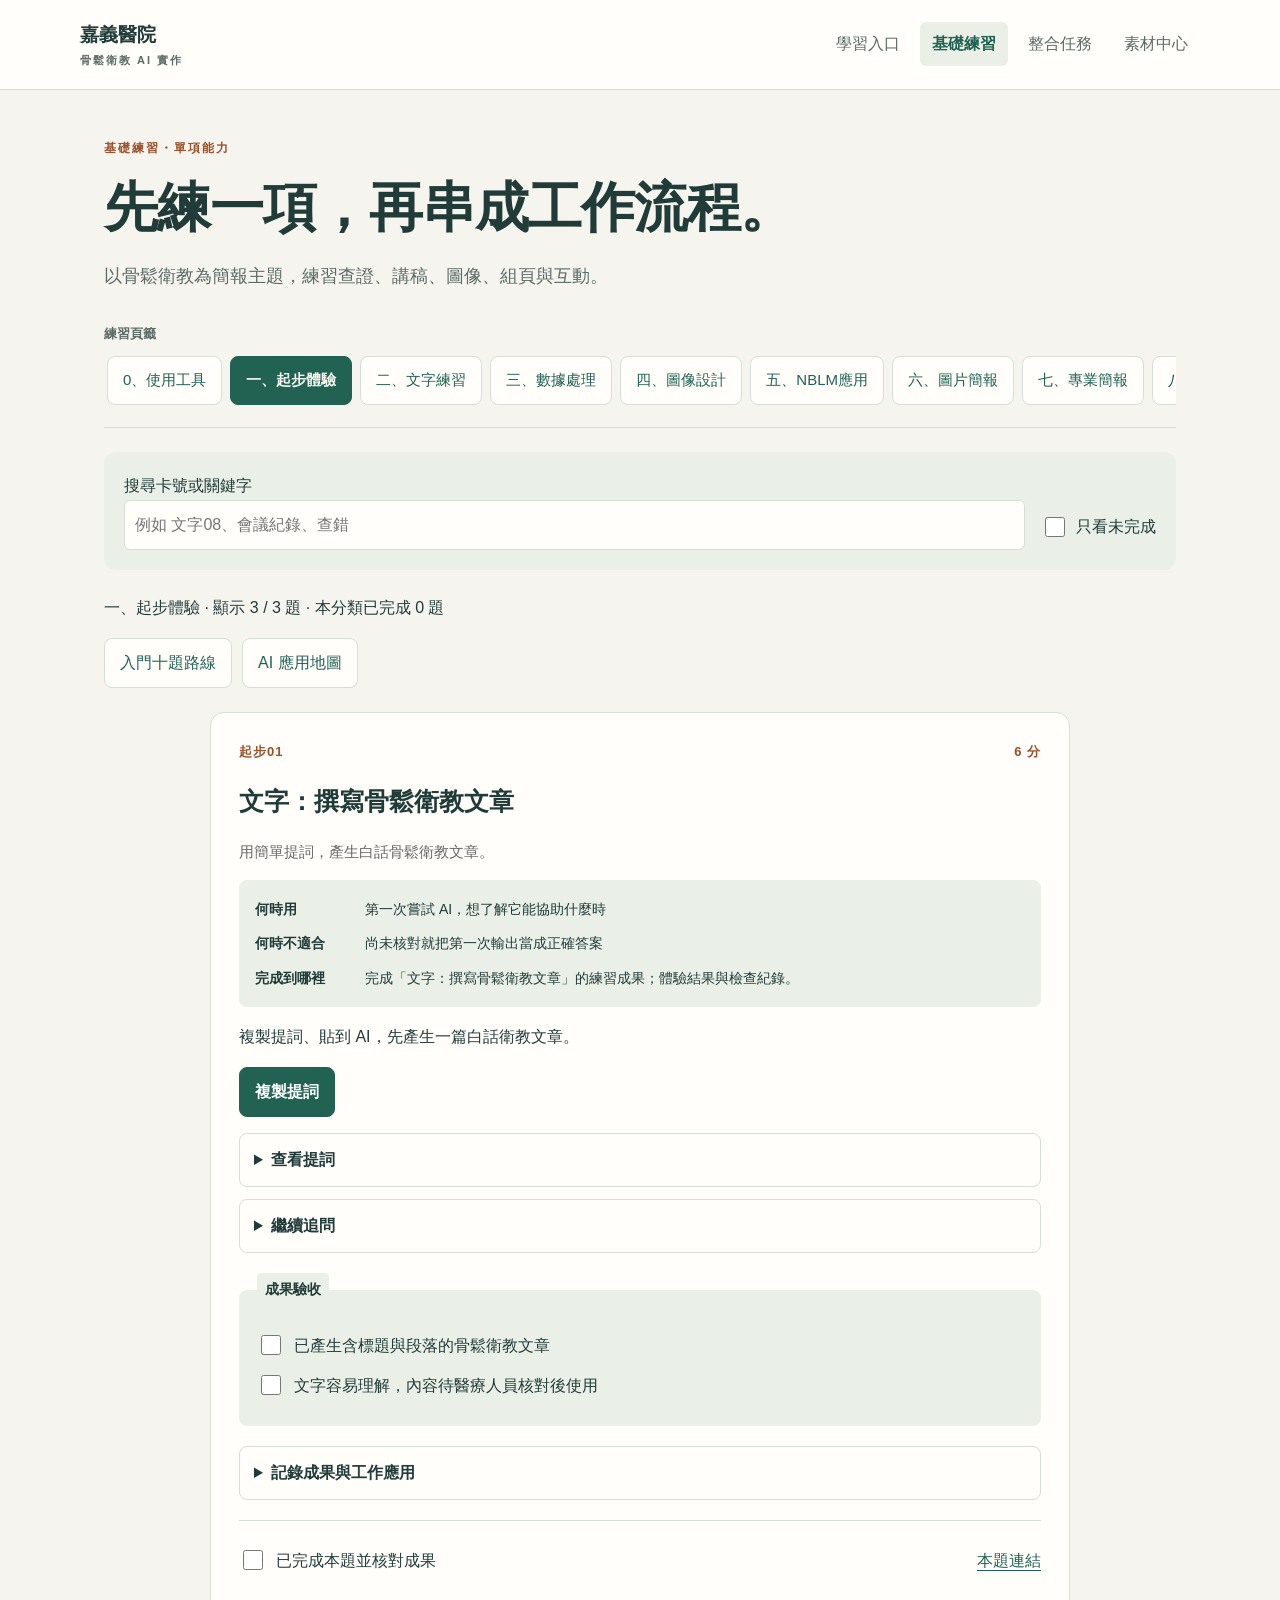
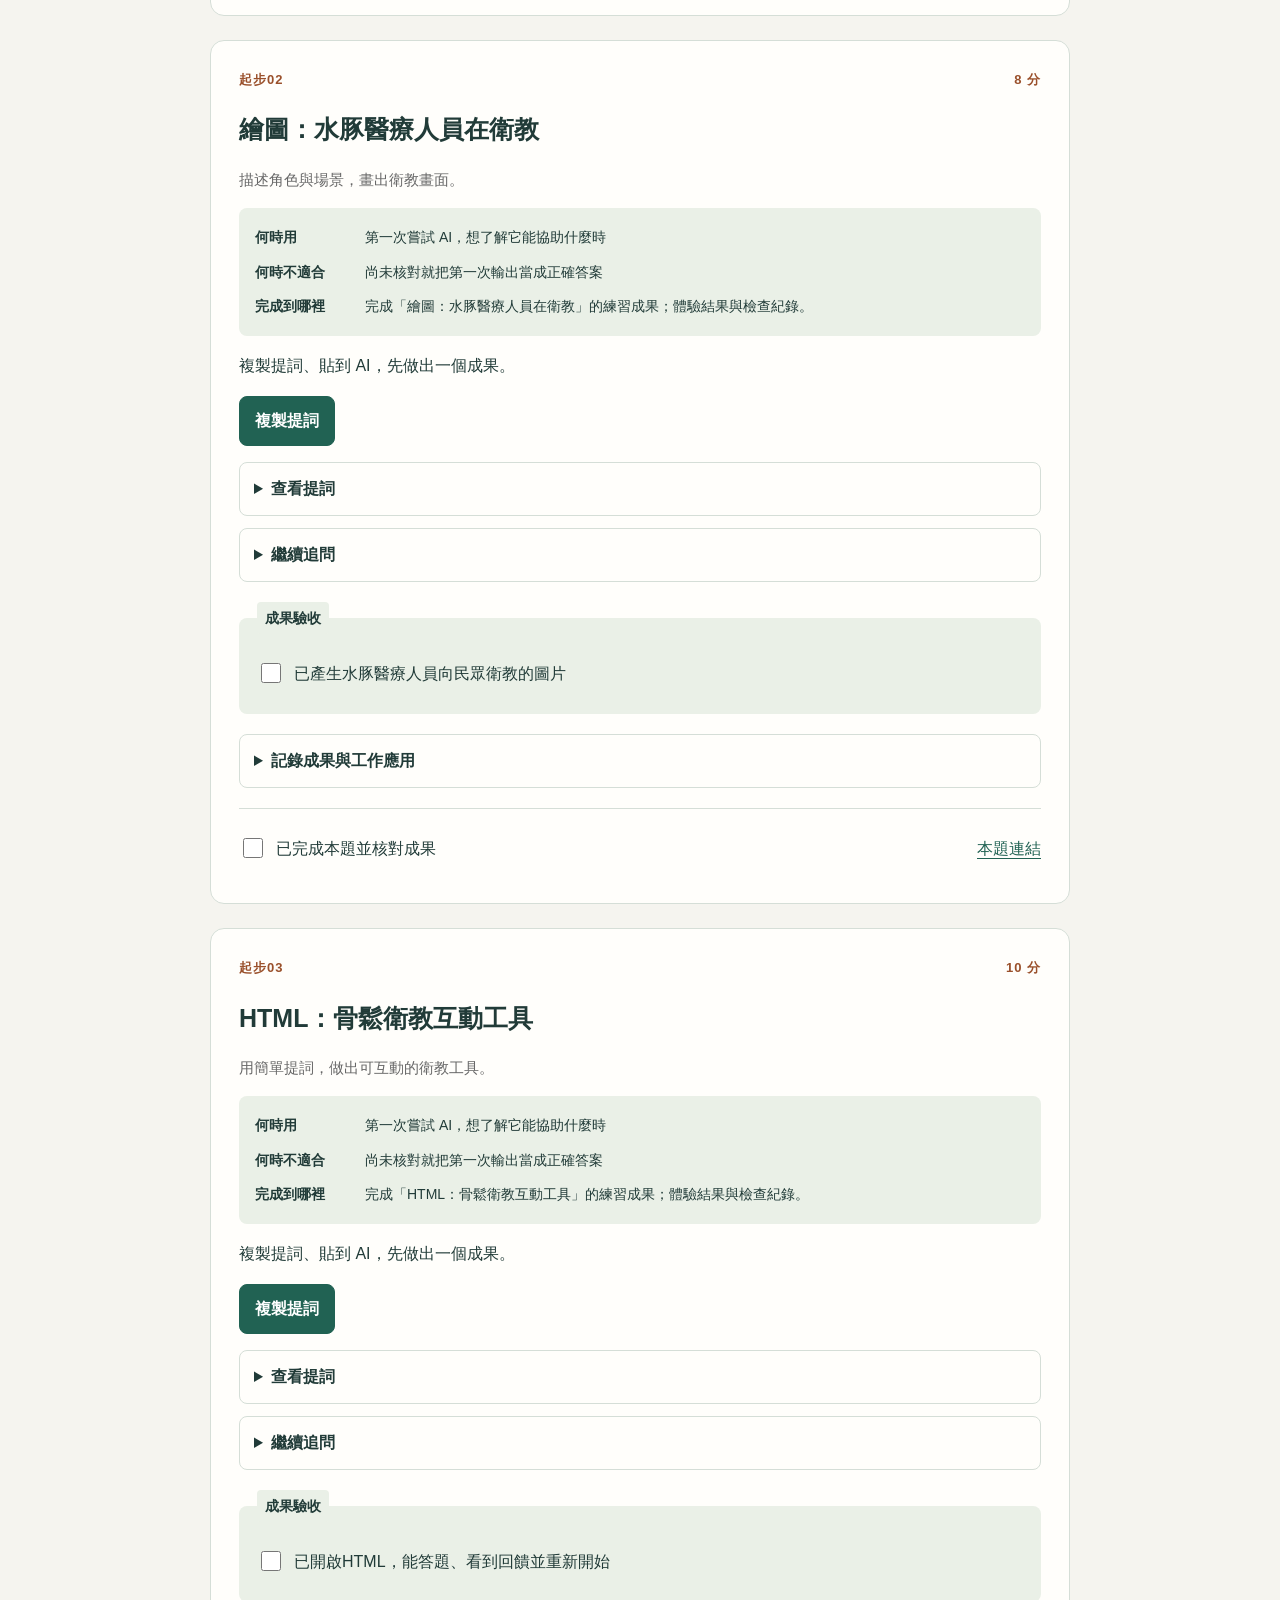
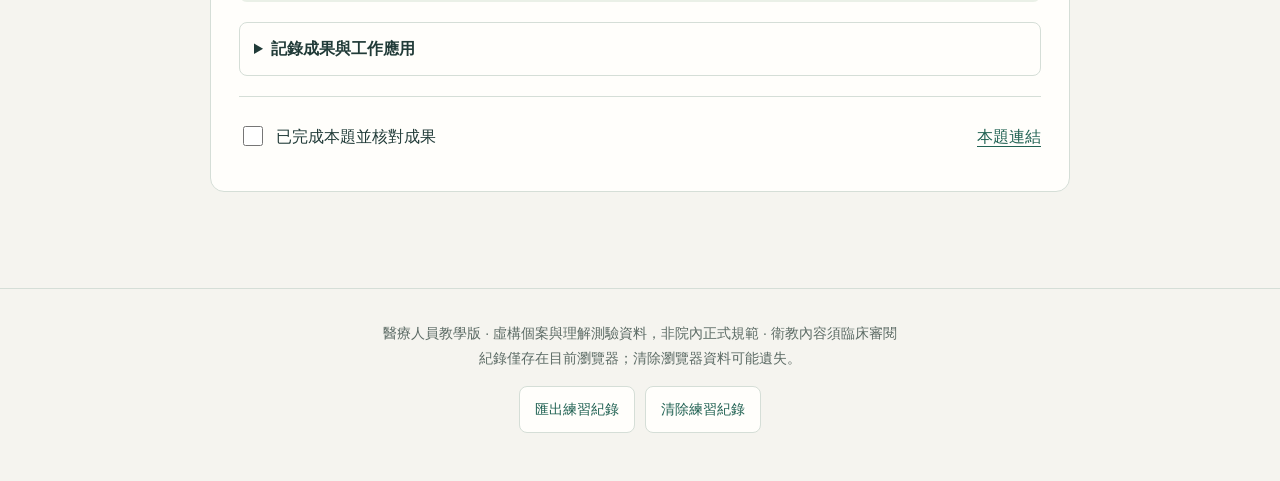
<file: practice.html>
<!doctype html><html lang="zh-Hant"><head><meta charset="utf-8"><meta name="viewport" content="width=device-width, initial-scale=1"><meta name="robots" content="noindex,nofollow"><meta name="color-scheme" content="light dark"><title>基礎練習｜嘉義醫院 AI 實作</title><style>:root{color-scheme:light dark;--bg:#f5f4ef;--surface:#fffefb;--ink:#213b38;--muted:#5c6b65;--line:#d5ded7;--accent:#216253;--soft:#eaf0e7;--gold:#9a502b;--warn:#fff0dc}*{box-sizing:border-box}body{margin:0;background:var(--bg);color:var(--ink);font:16px/1.75 -apple-system,BlinkMacSystemFont,"PingFang TC","Microsoft JhengHei",sans-serif}a{color:var(--accent);text-underline-offset:4px}button,input,select,textarea{font:inherit}button,a,input,select,textarea,summary{touch-action:manipulation}button,.actions a{min-height:44px;border:1px solid var(--line);border-radius:8px;background:var(--surface);color:var(--accent);padding:10px 15px;cursor:pointer;text-decoration:none;display:inline-flex;align-items:center;justify-content:center}button:hover,.route:hover{border-color:var(--accent);background:var(--soft)}.primary{background:var(--accent)!important;color:#fff!important;border-color:var(--accent)!important}header{border-bottom:1px solid var(--line);padding:18px max(20px,calc((100vw - 1120px)/2));background:var(--surface);display:flex;align-items:center;justify-content:space-between;gap:20px}.brand{font-size:19px;font-weight:800;white-space:nowrap}.brand span{display:block;font-size:11px;color:var(--muted);letter-spacing:2px}nav{display:flex;gap:8px;flex-wrap:wrap}nav a{padding:8px 12px;min-height:44px;text-decoration:none;color:var(--muted);border-radius:6px}nav a[aria-current]{color:var(--accent);background:var(--soft);font-weight:700}main{max-width:1120px;margin:0 auto;padding:36px 24px 72px}h1{font-size:clamp(30px,4.4vw,54px);line-height:1.27;letter-spacing:-1px;margin:14px 0 20px}h2{font-size:25px;line-height:1.4}h3{font-size:19px;line-height:1.5}.eyebrow{font-size:12px;letter-spacing:2px;font-weight:800;color:var(--gold)}.lead{font-size:18px;color:var(--muted);max-width:780px}.hero{padding:28px 0 40px;max-width:850px}.actions{display:flex;flex-wrap:wrap;gap:10px;margin:16px 0}.stats{display:grid;grid-template-columns:repeat(3,1fr);border-block:1px solid var(--line);padding:20px 0;margin-bottom:40px}.stats div{color:var(--muted)}.stats strong{font-size:32px;color:var(--accent);margin-right:12px}.grid{display:grid;grid-template-columns:repeat(3,1fr);gap:18px}.route{display:block;text-decoration:none;color:var(--ink);border:1px solid var(--line);border-radius:12px;padding:24px;background:var(--surface)}.route small{color:var(--muted)}.route span{font-weight:700;color:var(--accent)}.catalog{display:grid;grid-template-columns:1fr 1fr;gap:8px}.catalog a{padding:12px;background:var(--surface);border-bottom:1px solid var(--line);text-decoration:none}.plan{background:var(--soft);padding:20px 26px;border-radius:12px;margin:36px 0}.filters{display:flex;align-items:end;gap:16px;flex-wrap:wrap;background:var(--soft);padding:20px;border-radius:12px;margin:24px 0}.filters label:first-child{flex:1;min-width:210px}.filters label{margin:0}.inline{display:flex;align-items:center;min-height:46px;gap:8px}.exercise{max-width:860px;margin:24px auto;padding:28px;background:var(--surface);border:1px solid var(--line);border-radius:14px;scroll-margin-top:18px}.exercise:target{border:2px solid var(--accent)}.meta{font-size:13px;letter-spacing:1px;font-weight:750;color:var(--gold);display:flex;justify-content:space-between;gap:10px;flex-wrap:wrap}.badge{display:inline-block;font-size:12px;background:var(--soft);color:var(--accent);padding:2px 8px;border-radius:5px}.note{color:var(--muted);font-size:14px}.warn{background:var(--warn);padding:14px;border-left:3px solid var(--gold)}details{margin:12px 0;border:1px solid var(--line);border-radius:8px;padding:0 14px}summary{cursor:pointer;padding:12px 0;min-height:44px;font-weight:650}details p{margin-top:0}pre{font-family:inherit;font-size:14px;line-height:1.8;white-space:pre-wrap;overflow-wrap:anywhere;background:var(--soft);padding:16px;border-radius:6px;max-height:480px;overflow:auto}label{display:block;margin:12px 0}input:not([type=checkbox]),select,textarea{width:100%;padding:10px;border:1px solid var(--line);border-radius:6px;background:var(--surface);color:var(--ink);min-height:46px}textarea{min-height:110px;resize:vertical}input[type=checkbox]{width:20px;height:20px;flex:none;accent-color:var(--accent)}fieldset{border:0;background:var(--soft);border-radius:8px;margin:20px 0;padding:14px 18px}legend{font-size:14px;font-weight:700;padding:4px 8px;background:var(--soft);border-radius:4px}fieldset label,.completion label{display:flex;align-items:flex-start;gap:10px}.completion{border-top:1px solid var(--line);margin-top:20px;padding-top:14px;display:flex;justify-content:space-between;align-items:center;gap:12px;flex-wrap:wrap}.step{border-left:2px solid var(--line);padding-left:20px;margin:28px 0}.step h3 span{color:var(--gold);margin-right:10px}.tablewrap{overflow:auto}table{border-collapse:collapse;font-size:14px;width:100%}td,th{padding:10px;border:1px solid var(--line);text-align:left}footer{padding:32px 24px;border-top:1px solid var(--line);text-align:center;color:var(--muted);font-size:14px}footer .actions{justify-content:center}#toast{position:fixed;bottom:24px;left:50%;transform:translateX(-50%);background:var(--ink);color:var(--bg);border-radius:10px;padding:10px 18px;z-index:30;max-width:90vw}#toast:empty{display:none}dialog{width:min(600px,90vw);border:1px solid var(--line);border-radius:12px;background:var(--surface);color:var(--ink)}dialog textarea{height:300px}dialog::backdrop{background:#0008}.skip{position:absolute;top:-80px;left:12px;background:var(--surface);padding:12px;z-index:50}.skip:focus{top:10px}:focus-visible{outline:3px solid var(--gold);outline-offset:3px}[hidden]{display:none!important}.challenge .guided{display:none}.mode{max-width:480px}@media(max-width:700px){header{display:block;padding:16px}nav{margin-top:12px;gap:0}nav a{padding:8px 10px}main{padding:20px 16px 48px}.grid,.catalog{grid-template-columns:1fr}.exercise{padding:20px 16px}.stats strong{display:block}.hero{padding-top:10px}.filters{padding:14px}.filters label{width:100%}.actions button{max-width:100%;white-space:normal;text-align:left}}@media(prefers-color-scheme:dark){:root{--bg:#14211f;--surface:#1d2d29;--ink:#ebf1e9;--muted:#b4c2b8;--line:#42584c;--accent:#9cd5b7;--soft:#293e33;--gold:#e9b88f;--warn:#3b3024}.primary{background:#39775d!important;border-color:#39775d!important}}@media print{header,.filters,button,footer,.completion,.actions{display:none}.exercise{break-inside:avoid}body{background:white;color:black}}

.category-bar{position:sticky;top:0;z-index:10;background:var(--bg);padding:12px 0;border-bottom:1px solid var(--line)}.category-label{margin:0 0 8px;color:var(--muted);font-size:13px;font-weight:700}.category-tabs{display:flex;gap:8px;overflow-x:auto;padding:3px 3px 10px}.category-tabs button{flex:0 0 auto;white-space:nowrap;font-size:15px}.category-tabs button[aria-pressed=true]{background:var(--accent);color:var(--bg);font-weight:800;border-color:var(--accent)}.exercise{scroll-margin-top:125px}@media print{.category-bar{display:none}}
/* 所有複製操作採一致的深綠底白字，包括分步提詞、素材、追問及工作地圖。 */
button[data-copy],button[data-copy].primary,#copyMap{background:#216253!important;color:#fff!important;border:1px solid #216253!important;font-weight:700}
button[data-copy]:hover,button[data-copy].primary:hover,#copyMap:hover{background:#194b40!important;border-color:#194b40!important}
button[data-copy]:active,#copyMap:active{background:#133b32!important}
.use-guide{background:var(--soft);border-radius:8px;padding:12px 16px;font-size:14px}.use-guide div{display:grid;grid-template-columns:100px 1fr;gap:10px;padding:5px 0}.use-guide dt{font-weight:750}.use-guide dd{margin:0}.learning-route{padding-left:28px;display:grid;grid-template-columns:1fr 1fr;gap:12px 32px}.learning-route li{padding:12px;background:var(--surface);border-bottom:1px solid var(--line)}.learning-route p{margin:4px 0;color:var(--muted);font-size:14px}.route-status{font-size:13px;color:var(--accent)}.capability-grid{display:grid;grid-template-columns:1fr 1fr;gap:20px}.capability{padding:20px;background:var(--surface);border:1px solid var(--line);border-radius:12px}.capability .catalog{grid-template-columns:1fr}@media(max-width:700px){.learning-route,.capability-grid{grid-template-columns:1fr}.use-guide div{grid-template-columns:1fr;gap:0}}
.mission-card{padding:0;max-width:100%;margin:14px auto}.mission-fold{border:0;margin:0;padding:0}.mission-fold>summary{padding:20px 24px;list-style:none;position:relative}.mission-fold>summary::-webkit-details-marker{display:none}.mission-fold>summary h2{margin:6px 0;font-size:22px}.mission-teaser{display:block;color:var(--muted);font-size:14px;padding-right:80px}.fold-label{position:absolute;bottom:20px;right:24px;color:var(--accent);font-weight:700;font-size:14px}.fold-label::after{content:'展開 ＋'}.mission-fold[open]>summary .fold-label::after{content:'收合 −'}.mission-fold[open]>summary{border-bottom:1px solid var(--line)}.mission-content{padding:8px 24px 24px;max-width:860px;margin:auto}@media(max-width:700px){.mission-fold>summary{padding:16px}.mission-content{padding:8px 16px 20px}.fold-label{right:16px;bottom:16px}}
.presentation-bridge{border-left:3px solid var(--accent);background:var(--soft);padding:14px 18px;margin:18px 0;border-radius:0 8px 8px 0}.presentation-bridge h3{margin-top:0}.presentation-bridge .actions a{font-size:14px}

.exercise:has(>.course-label){border:2px solid #b18a48;background:#fffaf0}.course-label{color:#705019;background:#f3e5c6;border-radius:6px;padding:7px 12px;font-size:14px;font-weight:800}.exercise:has(>.course-label) h2{color:#705019}@media(prefers-color-scheme:dark){.exercise:has(>.course-label){background:#302b22;border-color:#b99a62}.course-label{background:#493d28;color:#f0d49a}.exercise:has(>.course-label) h2{color:#f0d49a}}
/* Excel實作與文字銜接題採用相同暖金色。 */
:is(#DATA-12,#DATA-13,#DATA-14){background:#fffaf0;border:2px solid #b18a48}
:is(#DATA-12,#DATA-13,#DATA-14) h2,:is(#DATA-12,#DATA-13,#DATA-14)>.meta{color:#705019}
:is(#DATA-12,#DATA-13,#DATA-14) .use-guide,:is(#DATA-12,#DATA-13,#DATA-14) fieldset,:is(#DATA-12,#DATA-13,#DATA-14) legend{background:#f3e5c6}
:is(#DATA-12,#DATA-13,#DATA-14) details{border-color:#d9c49d}
@media(prefers-color-scheme:dark){:is(#DATA-12,#DATA-13,#DATA-14){background:#302b22;border-color:#b99a62}:is(#DATA-12,#DATA-13,#DATA-14) h2,:is(#DATA-12,#DATA-13,#DATA-14)>.meta{color:#f0d49a}:is(#DATA-12,#DATA-13,#DATA-14) .use-guide,:is(#DATA-12,#DATA-13,#DATA-14) fieldset,:is(#DATA-12,#DATA-13,#DATA-14) legend{background:#493d28}:is(#DATA-12,#DATA-13,#DATA-14) details{border-color:#806b46}}

.learning-point{margin:6px 0 16px;color:#686868;font-size:15px;line-height:1.6;font-weight:400}.mission-fold>summary .learning-point{padding-right:75px;margin-bottom:8px}@media(prefers-color-scheme:dark){.learning-point{color:#b8b8b8}}
</style></head><body><a class="skip" href="#main">跳到內容</a><header><div class="brand">嘉義醫院 <span>骨鬆衛教 AI 實作</span></div><nav aria-label="主導覽"><a  href="index.html">學習入口</a><a aria-current=page href="practice.html">基礎練習</a><a  href="missions.html">整合任務</a><a  href="materials.html">素材中心</a></nav></header><main id="main"><p class="eyebrow">基礎練習・單項能力</p><h1>先練一項，再串成工作流程。</h1><p class="lead">以骨鬆衛教為簡報主題，練習查證、講稿、圖像、組頁與互動。</p><div class="category-bar"><p class="category-label">練習頁籤</p><div class="category-tabs" role="group" aria-label="基礎練習分類"><button type="button" data-category-tab="使用工具" aria-pressed="false">0、使用工具</button><button type="button" data-category-tab="起步" aria-pressed="false">一、起步體驗</button><button type="button" data-category-tab="文字" aria-pressed="false">二、文字練習</button><button type="button" data-category-tab="資料" aria-pressed="false">三、數據處理</button><button type="button" data-category-tab="視覺" aria-pressed="false">四、圖像設計</button><button type="button" data-category-tab="NotebookLM 專題" aria-pressed="false">五、NBLM應用</button><button type="button" data-category-tab="圖片簡報" aria-pressed="false">六、圖片簡報</button><button type="button" data-category-tab="專業簡報" aria-pressed="false">七、專業簡報</button><button type="button" data-category-tab="工具" aria-pressed="false">八、小工具製作</button><button type="button" data-category-tab="工作流程" aria-pressed="false">九、工作流程</button><button type="button" data-category-tab="搜尋查證" aria-pressed="false">十、搜尋查證</button><button type="button" data-category-tab="圖片理解" aria-pressed="false">十一、圖片理解</button><button type="button" data-category-tab="語音應用" aria-pressed="false">十二、語音應用</button><button type="button" data-category-tab="角色演練" aria-pressed="false">十三、角色演練</button></div></div><div class="filters"><label>搜尋卡號或關鍵字<input id="search" type="search" placeholder="例如 文字08、會議紀錄、查錯"></label><label class="inline"><input type="checkbox" id="unfinished">只看未完成</label></div><p id="count" role="status"></p><p id="empty" hidden>此頁籤沒有符合的練習。請調整搜尋條件或切換頁籤。</p><section id="TOOLS-00" class="tool-panel" hidden><h2>使用工具</h2><p><a href="sources.html">骨鬆衛教來源與使用範圍</a></p><p>選擇課堂指定或慣用工具即可；所有連結以新分頁開啟。</p><div class="actions"><a href="https://chatgpt.com/" target="_blank" rel="noopener noreferrer">ChatGPT ↗</a><a href="https://gemini.google.com/" target="_blank" rel="noopener noreferrer">Gemini ↗</a><a href="https://claude.ai/" target="_blank" rel="noopener noreferrer">Claude ↗</a><a href="https://notebooklm.google.com/" target="_blank" rel="noopener noreferrer">NotebookLM ↗</a></div></section><div class="actions"><a href="index.html#beginner">入門十題路線</a><a href="index.html#capabilities">AI 應用地圖</a></div><article class="exercise" id="START-01" data-category="起步" data-search="START-01 A1 文字：撰寫骨鬆衛教文章 起步"><div class="meta">起步01  <span>6 分</span></div><h2>文字：撰寫骨鬆衛教文章</h2><p class="learning-point">用簡單提詞，產生白話骨鬆衛教文章。</p><dl class="use-guide"><div><dt>何時用</dt><dd>第一次嘗試 AI，想了解它能協助什麼時</dd></div><div><dt>何時不適合</dt><dd>尚未核對就把第一次輸出當成正確答案</dd></div><div><dt>完成到哪裡</dt><dd>完成「文字：撰寫骨鬆衛教文章」的練習成果；體驗結果與檢查紀錄。</dd></div></dl><p class="do">複製提詞、貼到 AI，先產生一篇白話衛教文章。</p><div class="actions"><button class="" data-copy="copy93">複製提詞</button></div><details><summary>查看提詞</summary><pre>請撰寫一篇約300字的骨質疏鬆衛教文章，給一般民眾與家屬閱讀。用白話繁體中文，包含簡短標題、骨鬆是什麼、日常照護重點，以及可向醫療團隊詢問的問題。不要提供個人診斷、藥物劑量或保證療效，文末提醒由醫療人員核對後使用。</pre></details><details><summary>繼續追問</summary><div class="actions"><button class="" data-copy="copy94">請把文章改得更口語，讓長者容易理解，保留原本重點，不新增醫療建議。</button></div></details><fieldset><legend>成果驗收</legend><label><input type="checkbox" data-save="START-01-check-0">已產生含標題與段落的骨鬆衛教文章</label><label><input type="checkbox" data-save="START-01-check-1">文字容易理解，內容待醫療人員核對後使用</label></fieldset><details><summary>記錄成果與工作應用</summary><label>成果摘要／待確認事項<textarea data-save="START-01-notes" placeholder="記錄虛構練習成果，請勿輸入真實個資。"></textarea></label><label>回到我的工作：要替換的資料與保留的檢查<textarea data-save="START-01-transfer"></textarea></label></details><div class="completion"><label><input type="checkbox" data-save="START-01-done" data-done>已完成本題並核對成果</label><a href="#START-01">本題連結</a></div></article><article class="exercise" id="START-02" data-category="起步" data-search="START-02 A2 繪圖：水豚醫療人員在衛教 起步"><div class="meta">起步02  <span>8 分</span></div><h2>繪圖：水豚醫療人員在衛教</h2><p class="learning-point">描述角色與場景，畫出衛教畫面。</p><dl class="use-guide"><div><dt>何時用</dt><dd>第一次嘗試 AI，想了解它能協助什麼時</dd></div><div><dt>何時不適合</dt><dd>尚未核對就把第一次輸出當成正確答案</dd></div><div><dt>完成到哪裡</dt><dd>完成「繪圖：水豚醫療人員在衛教」的練習成果；體驗結果與檢查紀錄。</dd></div></dl><p class="do">複製提詞、貼到 AI，先做出一個成果。</p><div class="actions"><button class="" data-copy="copy95">複製提詞</button></div><details><summary>查看提詞</summary><pre>請畫一隻可愛的水豚醫療人員，穿著醫療制服，在衛教教室向長者與家屬說明骨鬆衛教。水豚手拿圖卡，大家專心聆聽，溫暖親切的插畫風，背景簡單，圖片不用加文字。</pre></details><details><summary>繼續追問</summary><div class="actions"><button class="" data-copy="copy96">請把場景改成醫院衛教諮詢區，保留水豚醫療人員與溫暖插畫風格。</button></div></details><fieldset><legend>成果驗收</legend><label><input type="checkbox" data-save="START-02-check-0">已產生水豚醫療人員向民眾衛教的圖片</label></fieldset><details><summary>記錄成果與工作應用</summary><label>成果摘要／待確認事項<textarea data-save="START-02-notes" placeholder="記錄虛構練習成果，請勿輸入真實個資。"></textarea></label><label>回到我的工作：要替換的資料與保留的檢查<textarea data-save="START-02-transfer"></textarea></label></details><div class="completion"><label><input type="checkbox" data-save="START-02-done" data-done>已完成本題並核對成果</label><a href="#START-02">本題連結</a></div></article><article class="exercise" id="START-03" data-category="起步" data-search="START-03 A3 HTML：骨鬆衛教互動工具 起步"><div class="meta">起步03  <span>10 分</span></div><h2>HTML：骨鬆衛教互動工具</h2><p class="learning-point">用簡單提詞，做出可互動的衛教工具。</p><dl class="use-guide"><div><dt>何時用</dt><dd>第一次嘗試 AI，想了解它能協助什麼時</dd></div><div><dt>何時不適合</dt><dd>尚未核對就把第一次輸出當成正確答案</dd></div><div><dt>完成到哪裡</dt><dd>完成「HTML：骨鬆衛教互動工具」的練習成果；體驗結果與檢查紀錄。</dd></div></dl><p class="do">複製提詞、貼到 AI，先做出一個成果。</p><div class="actions"><button class="" data-copy="copy97">複製提詞</button></div><details><summary>查看提詞</summary><pre>請製作一個「骨鬆衛教互動小測驗」，使用以下三題是非題：
1. 沒有疼痛就不會有骨鬆。答案：錯，骨鬆可能沒有明顯症狀。
2. 保持照明充足、清除走道雜物有助防跌。答案：對。
3. 骨鬆藥物可以自行停用。答案：錯，應先與醫師或藥師討論。
讓使用者點選答案後看到正確答案與簡短說明，並有「再玩一次」按鈕。使用繁體中文、大字與清楚按鈕，製作成可下載、離線開啟的單一HTML檔。註明這是衛教練習，不做個人診斷。</pre></details><details><summary>繼續追問</summary><div class="actions"><button class="" data-copy="copy98">請加入答題進度顯示，讓使用者知道已完成幾題，保留原本題目、答案與功能。</button></div></details><fieldset><legend>成果驗收</legend><label><input type="checkbox" data-save="START-03-check-0">已開啟HTML，能答題、看到回饋並重新開始</label></fieldset><details><summary>記錄成果與工作應用</summary><label>成果摘要／待確認事項<textarea data-save="START-03-notes" placeholder="記錄虛構練習成果，請勿輸入真實個資。"></textarea></label><label>回到我的工作：要替換的資料與保留的檢查<textarea data-save="START-03-transfer"></textarea></label></details><div class="completion"><label><input type="checkbox" data-save="START-03-done" data-done>已完成本題並核對成果</label><a href="#START-03">本題連結</a></div></article><article class="exercise" id="WRITE-01" data-category="文字" data-search="WRITE-01 B1 第一階：只講要什麼 文字"><div class="meta">文字01  <span>4 分</span></div><h2>第一階：只講要什麼</h2><p class="learning-point">觀察模糊提詞會留下哪些缺口。</p><dl class="use-guide"><div><dt>何時用</dt><dd>要把提供的資料整理、改寫或形成草稿時</dd></div><div><dt>何時不適合</dt><dd>缺少來源卻要求補出事實、數字或承諾</dd></div><div><dt>完成到哪裡</dt><dd>完成「第一階：只講要什麼」的練習成果；文字草稿，需核對後才能對外使用。</dd></div></dl><p class="do">依下方提詞完成練習，核對後再接續製作骨鬆衛教簡報。</p><div class="actions"><button class="" data-copy="copy99">複製提詞</button></div><details><summary>查看提詞</summary><pre>請寫一篇骨鬆衛教文章。</pre></details><details><summary>繼續追問</summary><div class="actions"><button class="" data-copy="copy100">請縮短文字，保留來源與必要限制，再核對一次。</button></div></details><fieldset><legend>成果驗收</legend><label><input type="checkbox" data-save="WRITE-01-check-0">已產生草稿</label><label><input type="checkbox" data-save="WRITE-01-check-1">指出讀者、篇幅與來源有哪些未交代</label></fieldset><details><summary>記錄成果與工作應用</summary><label>成果摘要／待確認事項<textarea data-save="WRITE-01-notes" placeholder="記錄虛構練習成果，請勿輸入真實個資。"></textarea></label><label>回到我的工作：要替換的資料與保留的檢查<textarea data-save="WRITE-01-transfer"></textarea></label></details><div class="completion"><label><input type="checkbox" data-save="WRITE-01-done" data-done>已完成本題並核對成果</label><a href="#WRITE-01">本題連結</a></div></article><article class="exercise" id="WRITE-02" data-category="文字" data-search="WRITE-02 B2 第二階：加上格式與字數 文字"><div class="meta">文字02  <span>4 分</span></div><h2>第二階：加上格式與字數</h2><p class="learning-point">指定讀者與格式，改善文章可讀性。</p><dl class="use-guide"><div><dt>何時用</dt><dd>要把提供的資料整理、改寫或形成草稿時</dd></div><div><dt>何時不適合</dt><dd>缺少來源卻要求補出事實、數字或承諾</dd></div><div><dt>完成到哪裡</dt><dd>完成「第二階：加上格式與字數」的練習成果；文字草稿，需核對後才能對外使用。</dd></div></dl><button class="primary" data-copy="copy104">複製完整練習包</button><p class="do">依下方提詞完成練習，核對後再接續製作骨鬆衛教簡報。</p><div class="actions"><button class="" data-copy="copy101">複製提詞</button></div><details><summary>查看提詞</summary><pre>請寫一篇給長者與家屬看的骨鬆衛教文章，約300字，繁體中文，有標題、三段短文與一題回顧問題。</pre></details><div class="actions"><button class="" data-copy="copy102">複製衛教知識、來源與撰寫原則</button></div><details><summary>繼續追問</summary><div class="actions"><button class="" data-copy="copy103">請縮短文字，保留來源與必要限制，再核對一次。</button></div></details><fieldset><legend>成果驗收</legend><label><input type="checkbox" data-save="WRITE-02-check-0">字數與格式符合要求</label><label><input type="checkbox" data-save="WRITE-02-check-1">醫療敘述有核對來源</label></fieldset><details><summary>記錄成果與工作應用</summary><label>成果摘要／待確認事項<textarea data-save="WRITE-02-notes" placeholder="記錄虛構練習成果，請勿輸入真實個資。"></textarea></label><label>回到我的工作：要替換的資料與保留的檢查<textarea data-save="WRITE-02-transfer"></textarea></label></details><div class="completion"><label><input type="checkbox" data-save="WRITE-02-done" data-done>已完成本題並核對成果</label><a href="#WRITE-02">本題連結</a></div></article><article class="exercise" id="WRITE-03" data-category="文字" data-search="WRITE-03 B3 第三階：給它資料 文字"><div class="meta">文字03  <span>6 分</span></div><h2>第三階：給它資料</h2><p class="learning-point">讓衛教內容有可核對的依據。</p><dl class="use-guide"><div><dt>何時用</dt><dd>要把提供的資料整理、改寫或形成草稿時</dd></div><div><dt>何時不適合</dt><dd>缺少來源卻要求補出事實、數字或承諾</dd></div><div><dt>完成到哪裡</dt><dd>完成「第三階：給它資料」的練習成果；文字草稿，需核對後才能對外使用。</dd></div></dl><button class="primary" data-copy="copy108">複製完整練習包</button><p class="do">依下方提詞完成練習，核對後再接續製作骨鬆衛教簡報。</p><div class="actions"><button class="" data-copy="copy105">複製提詞</button></div><details><summary>查看提詞</summary><pre>只依附上的衛教來源，撰寫約300字的骨鬆衛教文章，供長者與家屬閱讀。附來源，資料不足標待確認。</pre></details><div class="actions"><button class="" data-copy="copy106">複製衛教知識、來源與撰寫原則</button></div><details><summary>繼續追問</summary><div class="actions"><button class="" data-copy="copy107">請縮短文字，保留來源與必要限制，再核對一次。</button></div></details><fieldset><legend>成果驗收</legend><label><input type="checkbox" data-save="WRITE-03-check-0">每項醫療敘述能回到來源</label><label><input type="checkbox" data-save="WRITE-03-check-1">沒有自行補造數據</label></fieldset><details><summary>記錄成果與工作應用</summary><label>成果摘要／待確認事項<textarea data-save="WRITE-03-notes" placeholder="記錄虛構練習成果，請勿輸入真實個資。"></textarea></label><label>回到我的工作：要替換的資料與保留的檢查<textarea data-save="WRITE-03-transfer"></textarea></label></details><div class="completion"><label><input type="checkbox" data-save="WRITE-03-done" data-done>已完成本題並核對成果</label><a href="#WRITE-03">本題連結</a></div></article><article class="exercise" id="WRITE-04" data-category="文字" data-search="WRITE-04 B4 第四階：角色與五格提詞 文字"><div class="meta">文字04  <span>8 分</span></div><h2>第四階：角色與五格提詞</h2><p class="learning-point">用完整需求產生有結構的講稿。</p><dl class="use-guide"><div><dt>何時用</dt><dd>要把提供的資料整理、改寫或形成草稿時</dd></div><div><dt>何時不適合</dt><dd>缺少來源卻要求補出事實、數字或承諾</dd></div><div><dt>完成到哪裡</dt><dd>完成「第四階：角色與五格提詞」的練習成果；文字草稿，需核對後才能對外使用。</dd></div></dl><button class="primary" data-copy="copy113">複製完整練習包</button><p class="do">依下方提詞完成練習，核對後再接續製作骨鬆衛教簡報。</p><div class="actions"><button class="" data-copy="copy109">複製提詞</button></div><details><summary>查看提詞</summary><pre>你是醫療衛教寫作助理。任務：寫骨鬆衛教講稿。聽眾：一般長者與家屬。背景：使用附上的來源。格式：六頁，每頁標題與一段白話講述，共5分鐘。限制：不診斷、不調藥、不保證療效；未查證標待確認。</pre></details><div class="actions"><button class="" data-copy="copy110">複製骨鬆衛教簡報需求</button><button class="" data-copy="copy111">複製衛教知識、來源與撰寫原則</button></div><details><summary>繼續追問</summary><div class="actions"><button class="" data-copy="copy112">請縮短文字，保留來源與必要限制，再核對一次。</button></div></details><fieldset><legend>成果驗收</legend><label><input type="checkbox" data-save="WRITE-04-check-0">角色任務聽眾格式限制都有寫明</label><label><input type="checkbox" data-save="WRITE-04-check-1">六頁有清楚分工</label></fieldset><details><summary>記錄成果與工作應用</summary><label>成果摘要／待確認事項<textarea data-save="WRITE-04-notes" placeholder="記錄虛構練習成果，請勿輸入真實個資。"></textarea></label><label>回到我的工作：要替換的資料與保留的檢查<textarea data-save="WRITE-04-transfer"></textarea></label></details><div class="completion"><label><input type="checkbox" data-save="WRITE-04-done" data-done>已完成本題並核對成果</label><a href="#WRITE-04">本題連結</a></div></article><article class="exercise" id="WRITE-05" data-category="文字" data-search="WRITE-05 B5 第五階：補上不能錯的規則 文字"><div class="meta">文字05  <span>10 分</span></div><h2>第五階：補上不能錯的規則</h2><p class="learning-point">把限制寫進提詞，降低錯誤敘述。</p><dl class="use-guide"><div><dt>何時用</dt><dd>要把提供的資料整理、改寫或形成草稿時</dd></div><div><dt>何時不適合</dt><dd>缺少來源卻要求補出事實、數字或承諾</dd></div><div><dt>完成到哪裡</dt><dd>完成「第五階：補上不能錯的規則」的練習成果；文字草稿，需核對後才能對外使用。</dd></div></dl><button class="primary" data-copy="copy117">複製完整練習包</button><p class="do">依下方提詞完成練習，核對後再接續製作骨鬆衛教簡報。</p><div class="actions"><button class="" data-copy="copy114">複製提詞</button></div><details><summary>查看提詞</summary><pre>請依來源逐句審查上一版骨鬆講稿，列原句、依據、問題與修正版。特別檢查飲食、活動與用藥敘述是否超出來源。最後給可供專業審閱的修正版。</pre></details><div class="actions"><button class="" data-copy="copy115">複製衛教知識、來源與撰寫原則</button></div><details><summary>繼續追問</summary><div class="actions"><button class="" data-copy="copy116">請縮短文字，保留來源與必要限制，再核對一次。</button></div></details><fieldset><legend>成果驗收</legend><label><input type="checkbox" data-save="WRITE-05-check-0">指出不受來源支持的句子</label><label><input type="checkbox" data-save="WRITE-05-check-1">未將一般衛教變成個人處方</label></fieldset><details><summary>記錄成果與工作應用</summary><label>成果摘要／待確認事項<textarea data-save="WRITE-05-notes" placeholder="記錄虛構練習成果，請勿輸入真實個資。"></textarea></label><label>回到我的工作：要替換的資料與保留的檢查<textarea data-save="WRITE-05-transfer"></textarea></label></details><div class="completion"><label><input type="checkbox" data-save="WRITE-05-done" data-done>已完成本題並核對成果</label><a href="#WRITE-05">本題連結</a></div></article><article class="exercise" id="WRITE-06" data-category="文字" data-search="WRITE-06 B6 資料紅綠燈：衛教素材上傳前 文字"><div class="meta">文字06  <span>10 分</span></div><h2>資料紅綠燈：衛教素材上傳前</h2><p class="learning-point">先辨認個資與授權，再使用素材。</p><dl class="use-guide"><div><dt>何時用</dt><dd>要把提供的資料整理、改寫或形成草稿時</dd></div><div><dt>何時不適合</dt><dd>缺少來源卻要求補出事實、數字或承諾</dd></div><div><dt>完成到哪裡</dt><dd>完成「資料紅綠燈：衛教素材上傳前」的練習成果；文字草稿，需核對後才能對外使用。</dd></div></dl><button class="primary" data-copy="copy121">複製完整練習包</button><p class="do">依下方提詞完成練習，核對後再接續製作骨鬆衛教簡報。</p><div class="actions"><button class="" data-copy="copy118">複製提詞</button></div><details><summary>查看提詞</summary><pre>將這些資料分為可用於本課、先處理再評估、不可直接上傳一般AI：官方衛教文章、虛構聽眾提問、帶姓名病歷、病人照片、無身分資訊的合成插圖。說明理由；移除姓名不代表已完全去識別。</pre></details><div class="actions"><button class="" data-copy="copy119">複製衛教知識、來源與撰寫原則</button></div><details><summary>繼續追問</summary><div class="actions"><button class="" data-copy="copy120">請縮短文字，保留來源與必要限制，再核對一次。</button></div></details><fieldset><legend>成果驗收</legend><label><input type="checkbox" data-save="WRITE-06-check-0">真實病歷與照片不直接上傳</label><label><input type="checkbox" data-save="WRITE-06-check-1">來源與使用權另行確認</label></fieldset><details><summary>記錄成果與工作應用</summary><label>成果摘要／待確認事項<textarea data-save="WRITE-06-notes" placeholder="記錄虛構練習成果，請勿輸入真實個資。"></textarea></label><label>回到我的工作：要替換的資料與保留的檢查<textarea data-save="WRITE-06-transfer"></textarea></label></details><div class="completion"><label><input type="checkbox" data-save="WRITE-06-done" data-done>已完成本題並核對成果</label><a href="#WRITE-06">本題連結</a></div></article><article class="exercise" id="WRITE-07" data-category="文字" data-search="WRITE-07 B7 零散重點變成簡報資料表 文字"><div class="meta">文字07  <span>10 分</span></div><h2>零散重點變成簡報資料表</h2><p class="learning-point">把來源整理成可用的簡報重點。</p><dl class="use-guide"><div><dt>何時用</dt><dd>要把提供的資料整理、改寫或形成草稿時</dd></div><div><dt>何時不適合</dt><dd>缺少來源卻要求補出事實、數字或承諾</dd></div><div><dt>完成到哪裡</dt><dd>完成「零散重點變成簡報資料表」的練習成果；文字草稿，需核對後才能對外使用。</dd></div></dl><button class="primary" data-copy="copy126">複製完整練習包</button><p class="do">依下方提詞完成練習，核對後再接續製作骨鬆衛教簡報。</p><div class="actions"><button class="" data-copy="copy122">複製提詞</button></div><details><summary>查看提詞</summary><pre>將衛教知識摘記整理成主題／白話重點／來源／適合頁碼／待確認事項表。先保留原意，不自行加醫療結論。</pre></details><div class="actions"><button class="" data-copy="copy123">複製骨鬆衛教簡報需求</button><button class="" data-copy="copy124">複製衛教知識、來源與撰寫原則</button></div><details><summary>繼續追問</summary><div class="actions"><button class="" data-copy="copy125">請縮短文字，保留來源與必要限制，再核對一次。</button></div></details><fieldset><legend>成果驗收</legend><label><input type="checkbox" data-save="WRITE-07-check-0">有來源與頁碼</label><label><input type="checkbox" data-save="WRITE-07-check-1">沒有把未知填成事實</label></fieldset><details><summary>記錄成果與工作應用</summary><label>成果摘要／待確認事項<textarea data-save="WRITE-07-notes" placeholder="記錄虛構練習成果，請勿輸入真實個資。"></textarea></label><label>回到我的工作：要替換的資料與保留的檢查<textarea data-save="WRITE-07-transfer"></textarea></label></details><div class="completion"><label><input type="checkbox" data-save="WRITE-07-done" data-done>已完成本題並核對成果</label><a href="#WRITE-07">本題連結</a></div></article><article class="exercise" id="WRITE-08" data-category="文字" data-search="WRITE-08 B8 審稿討論變修訂清單 文字"><div class="meta">文字08  <span>12 分</span></div><h2>審稿討論變修訂清單</h2><p class="learning-point">將審稿討論轉成可追蹤的修改。</p><dl class="use-guide"><div><dt>何時用</dt><dd>要把提供的資料整理、改寫或形成草稿時</dd></div><div><dt>何時不適合</dt><dd>缺少來源卻要求補出事實、數字或承諾</dd></div><div><dt>完成到哪裡</dt><dd>完成「審稿討論變修訂清單」的練習成果；文字草稿，需核對後才能對外使用。</dd></div></dl><button class="primary" data-copy="copy130">複製完整練習包</button><p class="do">依下方提詞完成練習，核對後再接續製作骨鬆衛教簡報。</p><div class="actions"><button class="" data-copy="copy127">複製提詞</button></div><details><summary>查看提詞</summary><pre>依逐字稿整理已決定、建議、待確認、修訂工作。每項列原文依據、負責角色與期限；未指定就寫待確認，不推算日期。</pre></details><div class="actions"><button class="" data-copy="copy128">複製簡報審稿討論</button></div><details><summary>繼續追問</summary><div class="actions"><button class="" data-copy="copy129">請縮短文字，保留來源與必要限制，再核對一次。</button></div></details><fieldset><legend>成果驗收</legend><label><input type="checkbox" data-save="WRITE-08-check-0">配色試作與正式核定有區分</label><label><input type="checkbox" data-save="WRITE-08-check-1">刪除保證語氣的要求被保留</label></fieldset><details><summary>記錄成果與工作應用</summary><label>成果摘要／待確認事項<textarea data-save="WRITE-08-notes" placeholder="記錄虛構練習成果，請勿輸入真實個資。"></textarea></label><label>回到我的工作：要替換的資料與保留的檢查<textarea data-save="WRITE-08-transfer"></textarea></label></details><div class="completion"><label><input type="checkbox" data-save="WRITE-08-done" data-done>已完成本題並核對成果</label><a href="#WRITE-08">本題連結</a></div></article><article class="exercise" id="WRITE-09" data-category="文字" data-search="WRITE-09 B9 同一內容：投影片、講稿與講義 文字"><div class="meta">文字09  <span>12 分</span></div><h2>同一內容：投影片、講稿與講義</h2><p class="learning-point">依閱讀方式調整同一份衛教內容。</p><dl class="use-guide"><div><dt>何時用</dt><dd>要把提供的資料整理、改寫或形成草稿時</dd></div><div><dt>何時不適合</dt><dd>缺少來源卻要求補出事實、數字或承諾</dd></div><div><dt>完成到哪裡</dt><dd>完成「同一內容：投影片、講稿與講義」的練習成果；文字草稿，需核對後才能對外使用。</dd></div></dl><button class="primary" data-copy="copy134">複製完整練習包</button><p class="do">依下方提詞完成練習，核對後再接續製作骨鬆衛教簡報。</p><div class="actions"><button class="" data-copy="copy131">複製提詞</button></div><details><summary>查看提詞</summary><pre>依來源整理居家防跌，輸出一頁投影片（三重點）、一分鐘口語講稿及150字講義。三版內容一致，保留來源與適用範圍。</pre></details><div class="actions"><button class="" data-copy="copy132">複製衛教知識、來源與撰寫原則</button></div><details><summary>繼續追問</summary><div class="actions"><button class="" data-copy="copy133">請縮短文字，保留來源與必要限制，再核對一次。</button></div></details><fieldset><legend>成果驗收</legend><label><input type="checkbox" data-save="WRITE-09-check-0">三版沒有新增不同醫療主張</label><label><input type="checkbox" data-save="WRITE-09-check-1">投影片與講稿各有適當詳略</label></fieldset><details><summary>記錄成果與工作應用</summary><label>成果摘要／待確認事項<textarea data-save="WRITE-09-notes" placeholder="記錄虛構練習成果，請勿輸入真實個資。"></textarea></label><label>回到我的工作：要替換的資料與保留的檢查<textarea data-save="WRITE-09-transfer"></textarea></label></details><div class="completion"><label><input type="checkbox" data-save="WRITE-09-done" data-done>已完成本題並核對成果</label><a href="#WRITE-09">本題連結</a></div></article><article class="exercise" id="WRITE-10" data-category="文字" data-search="WRITE-10 B10 聽眾提問：白話回應 文字"><div class="meta">文字10  <span>14 分</span></div><h2>聽眾提問：白話回應</h2><p class="learning-point">用有依據的短句回應常見疑問。</p><dl class="use-guide"><div><dt>何時用</dt><dd>要把提供的資料整理、改寫或形成草稿時</dd></div><div><dt>何時不適合</dt><dd>缺少來源卻要求補出事實、數字或承諾</dd></div><div><dt>完成到哪裡</dt><dd>完成「聽眾提問：白話回應」的練習成果；文字草稿，需核對後才能對外使用。</dd></div></dl><button class="primary" data-copy="copy139">複製完整練習包</button><p class="do">依下方提詞完成練習，核對後再接續製作骨鬆衛教簡報。</p><div class="actions"><button class="" data-copy="copy135">複製提詞</button></div><details><summary>查看提詞</summary><pre>依來源回答提問，每題用同理開頭、白話說明與一題確認理解的問題。個人診療需求引導向醫療團隊討論。</pre></details><div class="actions"><button class="" data-copy="copy136">複製聽眾常見提問</button><button class="" data-copy="copy137">複製衛教知識、來源與撰寫原則</button></div><details><summary>繼續追問</summary><div class="actions"><button class="" data-copy="copy138">請縮短文字，保留來源與必要限制，再核對一次。</button></div></details><fieldset><legend>成果驗收</legend><label><input type="checkbox" data-save="WRITE-10-check-0">回覆有來源</label><label><input type="checkbox" data-save="WRITE-10-check-1">不代替個人診療</label></fieldset><details><summary>記錄成果與工作應用</summary><label>成果摘要／待確認事項<textarea data-save="WRITE-10-notes" placeholder="記錄虛構練習成果，請勿輸入真實個資。"></textarea></label><label>回到我的工作：要替換的資料與保留的檢查<textarea data-save="WRITE-10-transfer"></textarea></label></details><div class="completion"><label><input type="checkbox" data-save="WRITE-10-done" data-done>已完成本題並核對成果</label><a href="#WRITE-10">本題連結</a></div></article><article class="exercise" id="WRITE-11" data-category="文字" data-search="WRITE-11 B11 審閱意見變逐頁待辦 文字"><div class="meta">文字11  <span>10 分</span></div><h2>審閱意見變逐頁待辦</h2><p class="learning-point">把回饋轉成逐頁可驗收的待辦。</p><dl class="use-guide"><div><dt>何時用</dt><dd>要把提供的資料整理、改寫或形成草稿時</dd></div><div><dt>何時不適合</dt><dd>缺少來源卻要求補出事實、數字或承諾</dd></div><div><dt>完成到哪裡</dt><dd>完成「審閱意見變逐頁待辦」的練習成果；文字草稿，需核對後才能對外使用。</dd></div></dl><button class="primary" data-copy="copy143">複製完整練習包</button><p class="do">依下方提詞完成練習，核對後再接續製作骨鬆衛教簡報。</p><div class="actions"><button class="" data-copy="copy140">複製提詞</button></div><details><summary>查看提詞</summary><pre>將修訂需求整理成頁碼、原問題、修改動作、需誰確認、完成條件。區分內容與版面，不漏掉任何要求。</pre></details><div class="actions"><button class="" data-copy="copy141">複製簡報修訂需求</button></div><details><summary>繼續追問</summary><div class="actions"><button class="" data-copy="copy142">請縮短文字，保留來源與必要限制，再核對一次。</button></div></details><fieldset><legend>成果驗收</legend><label><input type="checkbox" data-save="WRITE-11-check-0">六項需求完整</label><label><input type="checkbox" data-save="WRITE-11-check-1">內容與設計修改分開</label></fieldset><details><summary>記錄成果與工作應用</summary><label>成果摘要／待確認事項<textarea data-save="WRITE-11-notes" placeholder="記錄虛構練習成果，請勿輸入真實個資。"></textarea></label><label>回到我的工作：要替換的資料與保留的檢查<textarea data-save="WRITE-11-transfer"></textarea></label></details><div class="completion"><label><input type="checkbox" data-save="WRITE-11-done" data-done>已完成本題並核對成果</label><a href="#WRITE-11">本題連結</a></div></article><article class="exercise" id="WRITE-12" data-category="文字" data-search="WRITE-12 B12 同一主題：長者、家屬、同仁 文字"><div class="meta">文字12  <span>12 分</span></div><h2>同一主題：長者、家屬、同仁</h2><p class="learning-point">依聽眾調整語氣，保留相同事實。</p><dl class="use-guide"><div><dt>何時用</dt><dd>要把提供的資料整理、改寫或形成草稿時</dd></div><div><dt>何時不適合</dt><dd>缺少來源卻要求補出事實、數字或承諾</dd></div><div><dt>完成到哪裡</dt><dd>完成「同一主題：長者、家屬、同仁」的練習成果；文字草稿，需核對後才能對外使用。</dd></div></dl><button class="primary" data-copy="copy147">複製完整練習包</button><p class="do">依下方提詞完成練習，核對後再接續製作骨鬆衛教簡報。</p><div class="actions"><button class="" data-copy="copy144">複製提詞</button></div><details><summary>查看提詞</summary><pre>依相同來源把骨鬆照護重點分別寫給長者、家屬與醫療同仁，每版150字以內。調整用詞與關注點，事實和限制保持一致。</pre></details><div class="actions"><button class="" data-copy="copy145">複製衛教知識、來源與撰寫原則</button></div><details><summary>繼續追問</summary><div class="actions"><button class="" data-copy="copy146">請縮短文字，保留來源與必要限制，再核對一次。</button></div></details><fieldset><legend>成果驗收</legend><label><input type="checkbox" data-save="WRITE-12-check-0">三版事實一致</label><label><input type="checkbox" data-save="WRITE-12-check-1">專業用詞依讀者調整</label></fieldset><details><summary>記錄成果與工作應用</summary><label>成果摘要／待確認事項<textarea data-save="WRITE-12-notes" placeholder="記錄虛構練習成果，請勿輸入真實個資。"></textarea></label><label>回到我的工作：要替換的資料與保留的檢查<textarea data-save="WRITE-12-transfer"></textarea></label></details><div class="completion"><label><input type="checkbox" data-save="WRITE-12-done" data-done>已完成本題並核對成果</label><a href="#WRITE-12">本題連結</a></div></article><article class="exercise" id="WRITE-13" data-category="文字" data-search="WRITE-13 B13 建立骨鬆衛教資料筆記本 文字"><div class="meta">文字13  <span>5 分</span></div><h2>建立骨鬆衛教資料筆記本</h2><p class="learning-point">整理骨鬆衛教來源，建立筆記本。</p><p class="course-label">課程銜接・NotebookLM</p><dl class="use-guide"><div><dt>何時用</dt><dd>要把提供的資料整理、改寫或形成草稿時</dd></div><div><dt>何時不適合</dt><dd>缺少來源卻要求補出事實、數字或承諾</dd></div><div><dt>完成到哪裡</dt><dd>完成「建立骨鬆衛教資料筆記本」的練習成果；文字草稿，需核對後才能對外使用。</dd></div></dl><p class="do">開啟 NotebookLM，建立「骨鬆衛教資料」筆記本，將下列三份文字分別加入來源，供後續衛教問答與簡報使用。</p><div class="actions"><a href="https://notebooklm.google.com" target="_blank" rel="noopener">開啟 NotebookLM</a></div><div class="actions"><button class="" data-copy="copy148">來源①：骨鬆衛教知識與出處</button><button class="" data-copy="copy149">來源②：衛教資料製作需求</button><button class="" data-copy="copy150">來源③：撰寫與審閱原則</button></div><p class="note">文字13與文件00是同一個準備步驟，已建好筆記本就直接沿用。知識摘記可先練習，正式使用前仍須打開原始來源核對。</p><fieldset><legend>成果驗收</legend><label><input type="checkbox" data-save="WRITE-13-check-0">筆記本有三份骨鬆衛教來源，名稱清楚</label><label><input type="checkbox" data-save="WRITE-13-check-1">摘要聚焦骨鬆衛教與適用範圍</label><label><input type="checkbox" data-save="WRITE-13-check-2">已確認原始來源連結可供查核</label></fieldset><details><summary>記錄成果與工作應用</summary><label>成果摘要／待確認事項<textarea data-save="WRITE-13-notes" placeholder="記錄虛構練習成果，請勿輸入真實個資。"></textarea></label><label>回到我的工作：要替換的資料與保留的檢查<textarea data-save="WRITE-13-transfer"></textarea></label></details><div class="completion"><label><input type="checkbox" data-save="WRITE-13-done" data-done>已完成本題並核對成果</label><a href="#WRITE-13">本題連結</a></div></article><article class="exercise" id="WRITE-13A" data-category="文字" data-search="WRITE-13A  骨鬆衛教簡報大綱發想 文字"><div class="meta">文字13A  <span>15 分</span></div><h2>骨鬆衛教簡報大綱發想</h2><p class="learning-point">依聽眾需求安排骨鬆衛教大綱。</p><p class="course-label">課程銜接・NotebookLM</p><dl class="use-guide"><div><dt>何時用</dt><dd>要把提供的資料整理、改寫或形成草稿時</dd></div><div><dt>何時不適合</dt><dd>缺少來源卻要求補出事實、數字或承諾</dd></div><div><dt>完成到哪裡</dt><dd>完成六頁骨鬆衛教大綱，作為逐頁內文的基礎。 文字草稿，需核對後才能對外使用</dd></div></dl><p>接續練習：<a href="#WRITE-13">文字13｜建立骨鬆衛教資料筆記本</a>。可沿用前題成果；若從本題開始，請先閱讀本題完整素材。</p><div class="actions"><button class="primary" data-copy="copy18">複製完整提詞＋三份素材</button></div><details><summary>1 · 讀素材，先自己試</summary><pre>沿用文字13的骨鬆衛教知識、資料製作需求與撰寫原則。對象為一般民眾、長者與家屬；六頁、5分鐘。
【骨鬆衛教知識摘記｜2026-09-19查核】
1. 骨質疏鬆初期可能沒有明顯症狀；沒有疼痛不代表骨骼沒有問題。[S1]
2. 骨骼照護包含均衡飲食與適當活動。鈣、維生素D及蛋白質是相關營養；補充品種類與量須依個人情況由醫療人員評估，不能取代必要治療。[S2]
3. 已有骨質疏鬆或身體限制者，開始運動前應與醫療團隊討論；運動需配合個人能力，不能直接套用同一份菜單。[S3]
4. 居家防跌可檢查照明、走道雜物、地毯固定與浴室扶手。[S2]
5. DXA可提供骨密度資訊，是否檢查及結果判讀須結合臨床資料；不能由照片、症狀或AI對話自行診斷。[S2]
6. 有藥物疑慮應與醫師或藥師討論；本教材不提供自行停藥、換藥或調整劑量指令。[S2]
【來源】
[S1] 國民健康署，及早存骨本 5招鞏固骨骼健康：https://www.hpa.gov.tw/Pages/Detail.aspx?nodeid=4878&amp;pid=19515
[S2] NIAMS，Osteoporosis: Diagnosis, Treatment, and Steps to Take（頁面標示2022年12月審閱）：https://www.niams.nih.gov/health-topics/osteoporosis/diagnosis-treatment-and-steps-to-take
[S3] NIAMS，Exercise for Your Bone Health（頁面標示2023年5月審閱）：https://www.niams.nih.gov/health-topics/exercise-your-bone-health
來源用途：支持一般衛教原則；不替代台灣個別診療、健保給付條件或院內規範。使用前由授課或臨床團隊確認版本。</pre></details><details><summary>2 · 需要一點提示</summary><p>先決定民眾要理解什麼，再安排每頁重點與來源。</p></details><details class="guided"><summary>3 · 展開完整提詞</summary><pre>【角色】你是擅長白話衛教的醫療寫作助理。
【主題】認識骨質疏鬆與日常護骨。
【聽眾】一般民眾、長者與家屬，不預設已確診或特定用藥。
【時間】5分鐘，共六頁。
【任務】依提供的骨鬆衛教資料，設計六頁簡報大綱，涵蓋認識骨鬆、常見迷思、飲食與活動原則、居家防跌及就診提問。
【輸出】每頁列標題、二至三個重點、講述時間與資料來源；時間合計300秒。最後附一題確認聽眾理解的問題。
【原則】繁體中文、白話短句；沒有依據的內容標待查證，不提供個人診斷、藥物劑量或療效保證。這一步只做大綱，不生成簡報檔。</pre><button class="" data-copy="copy16">複製提詞＋素材</button></details><details><summary>4 · 挑戰變化題</summary><p>聽眾改為陪同就診的家屬，調整說明方式與提問，維持六頁及5分鐘。</p><button class="" data-copy="copy17">複製變化題</button></details><fieldset><legend>成果驗收</legend><label><input type="checkbox" data-save="WRITE-13A-check-0">六頁聚焦骨鬆衛教，符合一般民眾需求</label><label><input type="checkbox" data-save="WRITE-13A-check-1">講述時間合計300秒</label><label><input type="checkbox" data-save="WRITE-13A-check-2">重點有來源，缺資料標待查證</label><label><input type="checkbox" data-save="WRITE-13A-check-3">沒有個人診療指示，結尾有確認理解的問題</label></fieldset><details><summary>記錄成果與工作應用</summary><label>成果摘要／待確認事項<textarea data-save="WRITE-13A-notes" placeholder="記錄虛構練習成果，請勿輸入真實個資。"></textarea></label><label>回到我的工作：要替換的資料與保留的檢查<textarea data-save="WRITE-13A-transfer"></textarea></label></details><div class="actions"><a href="#WRITE-13A">大綱發想</a><a href="#WRITE-13B">查資料填內文</a><a href="#DOC-08">接續：文件08 簡報製作</a></div><div class="completion"><label><input type="checkbox" data-save="WRITE-13A-done" data-done>已完成本題並核對成果</label><a href="#WRITE-13A">本題連結</a></div></article><article class="exercise" id="WRITE-13B" data-category="文字" data-search="WRITE-13B  依大綱撰寫骨鬆衛教內容，交給NotebookLM 文字"><div class="meta">文字13B  <span>20 分</span></div><h2>依大綱撰寫骨鬆衛教內容，交給NotebookLM</h2><p class="learning-point">依來源完成逐頁骨鬆衛教內容。</p><p class="course-label">課程銜接・NotebookLM</p><dl class="use-guide"><div><dt>何時用</dt><dd>要把提供的資料整理、改寫或形成草稿時</dd></div><div><dt>何時不適合</dt><dd>缺少來源卻要求補出事實、數字或承諾</dd></div><div><dt>完成到哪裡</dt><dd>完成六頁骨鬆衛教詳細內容，審閱後加入NotebookLM。 文字草稿，需核對後才能對外使用</dd></div></dl><p>接續練習：<a href="#WRITE-13A">文字13A｜骨鬆衛教簡報大綱發想</a>。可沿用前題成果；若從本題開始，請先閱讀本題完整素材。</p><div class="actions"><button class="primary" data-copy="copy22">複製完整提詞＋三份素材</button></div><div class="actions"><button class="primary" data-copy="copy21">複製完整提詞</button></div><p class="note">複製後，在提詞最後貼上13A的大綱，再送出。</p><details><summary>1 · 讀素材，先自己試</summary><pre>沿用文字13A的六頁骨鬆衛教大綱及文字13的三份來源。若另開對話，請重新附上來源與大綱。
【骨鬆衛教知識摘記｜2026-09-19查核】
1. 骨質疏鬆初期可能沒有明顯症狀；沒有疼痛不代表骨骼沒有問題。[S1]
2. 骨骼照護包含均衡飲食與適當活動。鈣、維生素D及蛋白質是相關營養；補充品種類與量須依個人情況由醫療人員評估，不能取代必要治療。[S2]
3. 已有骨質疏鬆或身體限制者，開始運動前應與醫療團隊討論；運動需配合個人能力，不能直接套用同一份菜單。[S3]
4. 居家防跌可檢查照明、走道雜物、地毯固定與浴室扶手。[S2]
5. DXA可提供骨密度資訊，是否檢查及結果判讀須結合臨床資料；不能由照片、症狀或AI對話自行診斷。[S2]
6. 有藥物疑慮應與醫師或藥師討論；本教材不提供自行停藥、換藥或調整劑量指令。[S2]
【來源】
[S1] 國民健康署，及早存骨本 5招鞏固骨骼健康：https://www.hpa.gov.tw/Pages/Detail.aspx?nodeid=4878&amp;pid=19515
[S2] NIAMS，Osteoporosis: Diagnosis, Treatment, and Steps to Take（頁面標示2022年12月審閱）：https://www.niams.nih.gov/health-topics/osteoporosis/diagnosis-treatment-and-steps-to-take
[S3] NIAMS，Exercise for Your Bone Health（頁面標示2023年5月審閱）：https://www.niams.nih.gov/health-topics/exercise-your-bone-health
來源用途：支持一般衛教原則；不替代台灣個別診療、健保給付條件或院內規範。使用前由授課或臨床團隊確認版本。</pre></details><details><summary>2 · 需要一點提示</summary><p>依大綱寫出每頁詳細內容，核對來源後整份加入原本的筆記本。</p></details><details class="guided"><summary>3 · 展開完整提詞</summary><pre>你是擅長白話說明的骨鬆衛教寫作助理。
請依下方六頁大綱及附上的骨鬆衛教資料，寫出每一頁的詳細內容，供我審閱後交給NotebookLM製作簡報。
對象是一般民眾、長者與家屬；六頁共5分鐘，使用繁體中文與白話短句。
以「第幾頁＋標題」分段，寫出完整說明，不要只有大綱。每頁附來源；需要補查時優先使用官方醫療來源，無法查證就標待確認。不要提供個人診斷、藥物劑量或療效保證。
【貼上文字13A的六頁大綱】
（同一對話可指定沿用上一輪定稿大綱）</pre></details><details><summary>4 · 挑戰變化題</summary><p>其中一頁缺乏可靠依據，標示待確認並先完成其餘頁，不編造醫療內容。</p><button class="" data-copy="copy20">複製變化題</button></details><fieldset><legend>成果驗收</legend><label><input type="checkbox" data-save="WRITE-13B-check-0">依大綱完成六頁衛教詳細內容</label><label><input type="checkbox" data-save="WRITE-13B-check-1">各頁有可核對來源，未確認內容有標示</label><label><input type="checkbox" data-save="WRITE-13B-check-2">沒有自行診斷或調藥指示</label><label><input type="checkbox" data-save="WRITE-13B-check-3">經醫療人員核對的內容已保存，可加入NotebookLM</label></fieldset><details><summary>記錄成果與工作應用</summary><label>成果摘要／待確認事項<textarea data-save="WRITE-13B-notes" placeholder="記錄虛構練習成果，請勿輸入真實個資。"></textarea></label><label>回到我的工作：要替換的資料與保留的檢查<textarea data-save="WRITE-13B-transfer"></textarea></label></details><div class="actions"><a href="#WRITE-13A">大綱發想</a><a href="#WRITE-13B">查資料填內文</a><a href="#DOC-08">接續：文件08 簡報製作</a></div><div class="completion"><label><input type="checkbox" data-save="WRITE-13B-done" data-done>已完成本題並核對成果</label><a href="#WRITE-13B">本題連結</a></div></article><article class="exercise" id="WRITE-14" data-category="文字" data-search="WRITE-14  釐清骨鬆衛教資料的撰寫需求 文字"><div class="meta">文字14  <span>12 分</span></div><h2>釐清骨鬆衛教資料的撰寫需求</h2><p class="learning-point">先釐清讀者與用途，再撰寫衛教。</p><dl class="use-guide"><div><dt>何時用</dt><dd>要把提供的資料整理、改寫或形成草稿時</dd></div><div><dt>何時不適合</dt><dd>缺少來源卻要求補出事實、數字或承諾</dd></div><div><dt>完成到哪裡</dt><dd>完成骨鬆衛教資料需求確認單，再依補充資訊調整撰寫方向。 文字草稿，需核對後才能對外使用</dd></div></dl><details><summary>1 · 讀素材，先自己試</summary><pre>主管交辦：「請做一份骨鬆衛教資料，讓民眾容易看懂，今天先給我草稿。」
已知：主題是骨質疏鬆；尚未確認讀者、使用管道、篇幅與審閱者。可參考下方骨鬆衛教來源。
【骨鬆衛教知識摘記｜2026-09-19查核】
1. 骨質疏鬆初期可能沒有明顯症狀；沒有疼痛不代表骨骼沒有問題。[S1]
2. 骨骼照護包含均衡飲食與適當活動。鈣、維生素D及蛋白質是相關營養；補充品種類與量須依個人情況由醫療人員評估，不能取代必要治療。[S2]
3. 已有骨質疏鬆或身體限制者，開始運動前應與醫療團隊討論；運動需配合個人能力，不能直接套用同一份菜單。[S3]
4. 居家防跌可檢查照明、走道雜物、地毯固定與浴室扶手。[S2]
5. DXA可提供骨密度資訊，是否檢查及結果判讀須結合臨床資料；不能由照片、症狀或AI對話自行診斷。[S2]
6. 有藥物疑慮應與醫師或藥師討論；本教材不提供自行停藥、換藥或調整劑量指令。[S2]
【來源】
[S1] 國民健康署，及早存骨本 5招鞏固骨骼健康：https://www.hpa.gov.tw/Pages/Detail.aspx?nodeid=4878&amp;pid=19515
[S2] NIAMS，Osteoporosis: Diagnosis, Treatment, and Steps to Take（頁面標示2022年12月審閱）：https://www.niams.nih.gov/health-topics/osteoporosis/diagnosis-treatment-and-steps-to-take
[S3] NIAMS，Exercise for Your Bone Health（頁面標示2023年5月審閱）：https://www.niams.nih.gov/health-topics/exercise-your-bone-health
來源用途：支持一般衛教原則；不替代台灣個別診療、健保給付條件或院內規範。使用前由授課或臨床團隊確認版本。</pre></details><details><summary>2 · 需要一點提示</summary><p>先問讀者、使用情境、篇幅、內容範圍與審閱方式。</p></details><details class="guided"><summary>3 · 展開完整提詞</summary><pre>你是協助醫療人員製作衛教資料的寫作助理。請將交辦整理成「已知／待確認／建議」三欄，最多提出五個優先問題，釐清對象、使用管道、篇幅、衛教重點及審閱流程。不要自行假設讀者已確診，也先不要寫全文。最後列出確認需求後的交付成果與驗收方式。</pre><button class="" data-copy="copy0">複製提詞＋素材</button></details><details><summary>4 · 挑戰變化題</summary><p>主管補充：「對象是第一次接觸骨鬆資訊的長者與家屬，要做門診候診區的300字衛教文章，今天16:00前提供給護理師審閱。」請更新需求確認單，不重問已回答事項。</p><button class="" data-copy="copy1">複製變化題</button></details><fieldset><legend>成果驗收</legend><label><input type="checkbox" data-save="WRITE-14-check-0">已知、未知與建議有分開</label><label><input type="checkbox" data-save="WRITE-14-check-1">問題聚焦衛教讀者、內容及交付需求</label><label><input type="checkbox" data-save="WRITE-14-check-2">補充資訊後更新文章規格與專業審閱方式</label></fieldset><details><summary>記錄成果與工作應用</summary><label>成果摘要／待確認事項<textarea data-save="WRITE-14-notes" placeholder="記錄虛構練習成果，請勿輸入真實個資。"></textarea></label><label>回到我的工作：要替換的資料與保留的檢查<textarea data-save="WRITE-14-transfer"></textarea></label></details><div class="completion"><label><input type="checkbox" data-save="WRITE-14-done" data-done>已完成本題並核對成果</label><a href="#WRITE-14">本題連結</a></div></article><article class="exercise" id="WRITE-15" data-category="文字" data-search="WRITE-15  找出衛教草稿中的無依據說法 文字"><div class="meta">文字15  <span>15 分</span></div><h2>找出衛教草稿中的無依據說法</h2><p class="learning-point">逐句查核草稿，刪除不受支持的主張。</p><dl class="use-guide"><div><dt>何時用</dt><dd>要把提供的資料整理、改寫或形成草稿時</dd></div><div><dt>何時不適合</dt><dd>缺少來源卻要求補出事實、數字或承諾</dd></div><div><dt>完成到哪裡</dt><dd>逐句查核草稿，刪除不受支持的主張。 文字草稿，需核對後才能對外使用</dd></div></dl><details><summary>1 · 讀素材，先自己試</summary><pre>【骨鬆衛教撰寫與審閱原則】
1. 依提供的知識摘記與原始來源撰寫，保留來源連結；未查證處標待確認。
2. 不編造病例、療效數字或引用，不把一般原則改成個人診療建議。
3. 不提供自行停藥、調整劑量或固定補充品用量的指示。
4. 使用白話、尊重與不責備的語氣，結尾設計一題確認理解的問題。
5. 草稿須經醫療人員審閱後使用；不輸入真實病歷與個資。

【骨鬆衛教知識摘記｜2026-09-19查核】
1. 骨質疏鬆初期可能沒有明顯症狀；沒有疼痛不代表骨骼沒有問題。[S1]
2. 骨骼照護包含均衡飲食與適當活動。鈣、維生素D及蛋白質是相關營養；補充品種類與量須依個人情況由醫療人員評估，不能取代必要治療。[S2]
3. 已有骨質疏鬆或身體限制者，開始運動前應與醫療團隊討論；運動需配合個人能力，不能直接套用同一份菜單。[S3]
4. 居家防跌可檢查照明、走道雜物、地毯固定與浴室扶手。[S2]
5. DXA可提供骨密度資訊，是否檢查及結果判讀須結合臨床資料；不能由照片、症狀或AI對話自行診斷。[S2]
6. 有藥物疑慮應與醫師或藥師討論；本教材不提供自行停藥、換藥或調整劑量指令。[S2]
【來源】
[S1] 國民健康署，及早存骨本 5招鞏固骨骼健康：https://www.hpa.gov.tw/Pages/Detail.aspx?nodeid=4878&amp;pid=19515
[S2] NIAMS，Osteoporosis: Diagnosis, Treatment, and Steps to Take（頁面標示2022年12月審閱）：https://www.niams.nih.gov/health-topics/osteoporosis/diagnosis-treatment-and-steps-to-take
[S3] NIAMS，Exercise for Your Bone Health（頁面標示2023年5月審閱）：https://www.niams.nih.gov/health-topics/exercise-your-bone-health
來源用途：支持一般衛教原則；不替代台灣個別診療、健保給付條件或院內規範。使用前由授課或臨床團隊確認版本。</pre></details><details><summary>2 · 需要一點提示</summary><p>先確認輸入資料，再依本題要求製作；逐項核對後才往下一步。</p></details><details class="guided"><summary>3 · 展開完整提詞</summary><pre>逐句比對草稿與來源，列問題、依據與白話修正版。草稿：「不痛就沒有骨鬆，吃鈣保證不會骨折，所有人照同一套運動就好。」不要因為語氣肯定就採信。</pre><button class="" data-copy="copy2">複製提詞＋素材</button></details><details><summary>4 · 挑戰變化題</summary><p>聽眾改成家屬，調整表達方式，保留來源與適用限制。</p><button class="" data-copy="copy3">複製變化題</button></details><fieldset><legend>成果驗收</legend><label><input type="checkbox" data-save="WRITE-15-check-0">找出三項問題</label><label><input type="checkbox" data-save="WRITE-15-check-1">修正版有來源</label><label><input type="checkbox" data-save="WRITE-15-check-2">不替個人做診療決定</label></fieldset><details><summary>記錄成果與工作應用</summary><label>成果摘要／待確認事項<textarea data-save="WRITE-15-notes" placeholder="記錄虛構練習成果，請勿輸入真實個資。"></textarea></label><label>回到我的工作：要替換的資料與保留的檢查<textarea data-save="WRITE-15-transfer"></textarea></label></details><div class="completion"><label><input type="checkbox" data-save="WRITE-15-done" data-done>已完成本題並核對成果</label><a href="#WRITE-15">本題連結</a></div></article><article class="exercise" id="WRITE-16" data-category="文字" data-search="WRITE-16  衛教簡報改版：同步內容 文字"><div class="meta">文字16  <span>15 分</span></div><h2>衛教簡報改版：同步內容</h2><p class="learning-point">依審閱意見同步簡報與講義版本。</p><dl class="use-guide"><div><dt>何時用</dt><dd>要把提供的資料整理、改寫或形成草稿時</dd></div><div><dt>何時不適合</dt><dd>缺少來源卻要求補出事實、數字或承諾</dd></div><div><dt>完成到哪裡</dt><dd>依審閱意見同步簡報與講義版本。 文字草稿，需核對後才能對外使用</dd></div></dl><details><summary>1 · 讀素材，先自己試</summary><pre>【骨鬆衛教撰寫與審閱原則】
1. 依提供的知識摘記與原始來源撰寫，保留來源連結；未查證處標待確認。
2. 不編造病例、療效數字或引用，不把一般原則改成個人診療建議。
3. 不提供自行停藥、調整劑量或固定補充品用量的指示。
4. 使用白話、尊重與不責備的語氣，結尾設計一題確認理解的問題。
5. 草稿須經醫療人員審閱後使用；不輸入真實病歷與個資。

【骨鬆衛教知識摘記｜2026-09-19查核】
1. 骨質疏鬆初期可能沒有明顯症狀；沒有疼痛不代表骨骼沒有問題。[S1]
2. 骨骼照護包含均衡飲食與適當活動。鈣、維生素D及蛋白質是相關營養；補充品種類與量須依個人情況由醫療人員評估，不能取代必要治療。[S2]
3. 已有骨質疏鬆或身體限制者，開始運動前應與醫療團隊討論；運動需配合個人能力，不能直接套用同一份菜單。[S3]
4. 居家防跌可檢查照明、走道雜物、地毯固定與浴室扶手。[S2]
5. DXA可提供骨密度資訊，是否檢查及結果判讀須結合臨床資料；不能由照片、症狀或AI對話自行診斷。[S2]
6. 有藥物疑慮應與醫師或藥師討論；本教材不提供自行停藥、換藥或調整劑量指令。[S2]
【來源】
[S1] 國民健康署，及早存骨本 5招鞏固骨骼健康：https://www.hpa.gov.tw/Pages/Detail.aspx?nodeid=4878&amp;pid=19515
[S2] NIAMS，Osteoporosis: Diagnosis, Treatment, and Steps to Take（頁面標示2022年12月審閱）：https://www.niams.nih.gov/health-topics/osteoporosis/diagnosis-treatment-and-steps-to-take
[S3] NIAMS，Exercise for Your Bone Health（頁面標示2023年5月審閱）：https://www.niams.nih.gov/health-topics/exercise-your-bone-health
來源用途：支持一般衛教原則；不替代台灣個別診療、健保給付條件或院內規範。使用前由授課或臨床團隊確認版本。</pre></details><details><summary>2 · 需要一點提示</summary><p>先確認輸入資料，再依本題要求製作；逐項核對後才往下一步。</p></details><details class="guided"><summary>3 · 展開完整提詞</summary><pre>舊版：第三頁寫「補鈣可取代治療」，第四頁未提個別評估。審閱後：刪除取代治療說法；活動建議加上先與醫療團隊討論。請列逐頁差異，再同步投影片、講稿與講義，只改影響範圍。</pre><button class="" data-copy="copy4">複製提詞＋素材</button></details><details><summary>4 · 挑戰變化題</summary><p>只更新講稿會有什麼風險？列出需重新核對的文件。</p><button class="" data-copy="copy5">複製變化題</button></details><fieldset><legend>成果驗收</legend><label><input type="checkbox" data-save="WRITE-16-check-0">兩項變更同步三份輸出</label><label><input type="checkbox" data-save="WRITE-16-check-1">保留來源</label><label><input type="checkbox" data-save="WRITE-16-check-2">未任意改動其他內容</label></fieldset><details><summary>記錄成果與工作應用</summary><label>成果摘要／待確認事項<textarea data-save="WRITE-16-notes" placeholder="記錄虛構練習成果，請勿輸入真實個資。"></textarea></label><label>回到我的工作：要替換的資料與保留的檢查<textarea data-save="WRITE-16-transfer"></textarea></label></details><div class="completion"><label><input type="checkbox" data-save="WRITE-16-done" data-done>已完成本題並核對成果</label><a href="#WRITE-16">本題連結</a></div></article><article class="exercise" id="DATA-01" data-category="資料" data-search="DATA-01 C1 從文字擷取數字與單位 資料"><div class="meta">資料01  <span>8 分</span></div><h2>從文字擷取數字與單位</h2><p class="learning-point">辨認數值、單位與計算口徑。</p><dl class="use-guide"><div><dt>何時用</dt><dd>想用理解測驗找出簡報需改善的重點時</dd></div><div><dt>何時不適合</dt><dd>樣本與分母不明卻要求推論療效</dd></div><div><dt>完成到哪裡</dt><dd>完成「從文字擷取數字與單位」的練習成果；統計與改稿建議，須核對計算及適用範圍。</dd></div></dl><button class="primary" data-copy="copy155">複製完整練習包</button><p class="do">依下方提詞完成練習，核對後再接續製作骨鬆衛教簡報。</p><div class="actions"><button class="" data-copy="copy151">複製提詞</button></div><details><summary>查看提詞</summary><pre>將簡報需求中的頁數與講述秒數整理成表，重算六頁時間；再讀理解測驗表，說明每列、分子與分母。</pre></details><div class="actions"><button class="" data-copy="copy152">複製骨鬆衛教簡報需求</button><button class="" data-copy="copy153">複製簡報理解測驗統計</button></div><details><summary>繼續追問</summary><div class="actions"><button class="" data-copy="copy154">請縮短文字，保留來源與必要限制，再核對一次。</button></div></details><fieldset><legend>成果驗收</legend><label><input type="checkbox" data-save="DATA-01-check-0">六頁合計300秒</label><label><input type="checkbox" data-save="DATA-01-check-1">作答次數不當作獨立人數</label></fieldset><details><summary>記錄成果與工作應用</summary><label>成果摘要／待確認事項<textarea data-save="DATA-01-notes" placeholder="記錄虛構練習成果，請勿輸入真實個資。"></textarea></label><label>回到我的工作：要替換的資料與保留的檢查<textarea data-save="DATA-01-transfer"></textarea></label></details><div class="completion"><label><input type="checkbox" data-save="DATA-01-done" data-done>已完成本題並核對成果</label><a href="#DATA-01">本題連結</a></div></article><article class="exercise" id="DATA-02" data-category="資料" data-search="DATA-02 C2 測驗資料健檢 資料"><div class="meta">資料02  <span>10 分</span></div><h2>測驗資料健檢</h2><p class="learning-point">先確認資料可用，再開始分析。</p><dl class="use-guide"><div><dt>何時用</dt><dd>想用理解測驗找出簡報需改善的重點時</dd></div><div><dt>何時不適合</dt><dd>樣本與分母不明卻要求推論療效</dd></div><div><dt>完成到哪裡</dt><dd>完成「測驗資料健檢」的練習成果；統計與改稿建議，須核對計算及適用範圍。</dd></div></dl><button class="primary" data-copy="copy159">複製完整練習包</button><p class="do">依下方提詞完成練習，核對後再接續製作骨鬆衛教簡報。</p><div class="actions"><button class="" data-copy="copy156">複製提詞</button></div><details><summary>查看提詞</summary><pre>檢查每題有效作答數與答對數，確認答對不超過有效作答。列出缺少的資訊：樣本來源、時間、前後配對與代表性。先不要宣稱學習成效。</pre></details><div class="actions"><button class="" data-copy="copy157">複製簡報理解測驗統計</button></div><details><summary>繼續追問</summary><div class="actions"><button class="" data-copy="copy158">請縮短文字，保留來源與必要限制，再核對一次。</button></div></details><fieldset><legend>成果驗收</legend><label><input type="checkbox" data-save="DATA-02-check-0">檢查分母與合理範圍</label><label><input type="checkbox" data-save="DATA-02-check-1">不推論臨床成效</label></fieldset><details><summary>記錄成果與工作應用</summary><label>成果摘要／待確認事項<textarea data-save="DATA-02-notes" placeholder="記錄虛構練習成果，請勿輸入真實個資。"></textarea></label><label>回到我的工作：要替換的資料與保留的檢查<textarea data-save="DATA-02-transfer"></textarea></label></details><div class="completion"><label><input type="checkbox" data-save="DATA-02-done" data-done>已完成本題並核對成果</label><a href="#DATA-02">本題連結</a></div></article><article class="exercise" id="DATA-03" data-category="資料" data-search="DATA-03 C3 統計、解讀與簡報修改 資料"><div class="meta">資料03  <span>12 分</span></div><h2>統計、解讀與簡報修改</h2><p class="learning-point">用測驗結果找出需講清楚的主題。</p><dl class="use-guide"><div><dt>何時用</dt><dd>想用理解測驗找出簡報需改善的重點時</dd></div><div><dt>何時不適合</dt><dd>樣本與分母不明卻要求推論療效</dd></div><div><dt>完成到哪裡</dt><dd>完成「統計、解讀與簡報修改」的練習成果；統計與改稿建議，須核對計算及適用範圍。</dd></div></dl><button class="primary" data-copy="copy163">複製完整練習包</button><p class="do">依下方提詞完成練習，核對後再接續製作骨鬆衛教簡報。</p><div class="actions"><button class="" data-copy="copy160">複製提詞</button></div><details><summary>查看提詞</summary><pre>計算各題答對率，分開列觀察、可能解釋與可測試的改稿方向。這是虛構測驗資料，不能推論真實族群或療效。</pre></details><div class="actions"><button class="" data-copy="copy161">複製簡報理解測驗統計</button></div><details><summary>繼續追問</summary><div class="actions"><button class="" data-copy="copy162">請縮短文字，保留來源與必要限制，再核對一次。</button></div></details><fieldset><legend>成果驗收</legend><label><input type="checkbox" data-save="DATA-03-check-0">分母使用各題有效作答數</label><label><input type="checkbox" data-save="DATA-03-check-1">觀察與推論分開</label></fieldset><details><summary>記錄成果與工作應用</summary><label>成果摘要／待確認事項<textarea data-save="DATA-03-notes" placeholder="記錄虛構練習成果，請勿輸入真實個資。"></textarea></label><label>回到我的工作：要替換的資料與保留的檢查<textarea data-save="DATA-03-transfer"></textarea></label></details><div class="completion"><label><input type="checkbox" data-save="DATA-03-done" data-done>已完成本題並核對成果</label><a href="#DATA-03">本題連結</a></div></article><article class="exercise" id="DATA-04" data-category="資料" data-search="DATA-04 C4 用圖表呈現理解情形 資料"><div class="meta">資料04  <span>10 分</span></div><h2>用圖表呈現理解情形</h2><p class="learning-point">選擇合適圖表並標明資料限制。</p><dl class="use-guide"><div><dt>何時用</dt><dd>想用理解測驗找出簡報需改善的重點時</dd></div><div><dt>何時不適合</dt><dd>樣本與分母不明卻要求推論療效</dd></div><div><dt>完成到哪裡</dt><dd>完成「用圖表呈現理解情形」的練習成果；統計與改稿建議，須核對計算及適用範圍。</dd></div></dl><button class="primary" data-copy="copy167">複製完整練習包</button><p class="do">依下方提詞完成練習，核對後再接續製作骨鬆衛教簡報。</p><div class="actions"><button class="" data-copy="copy164">複製提詞</button></div><details><summary>查看提詞</summary><pre>把各題答對率畫成橫向長條圖，比例軸0到100%，標有效作答數，標題註明虛構示範。保留計算表供核對。</pre></details><div class="actions"><button class="" data-copy="copy165">複製簡報理解測驗統計</button></div><details><summary>繼續追問</summary><div class="actions"><button class="" data-copy="copy166">請縮短文字，保留來源與必要限制，再核對一次。</button></div></details><fieldset><legend>成果驗收</legend><label><input type="checkbox" data-save="DATA-04-check-0">百分比與分母正確</label><label><input type="checkbox" data-save="DATA-04-check-1">圖表不暗示治療成效</label></fieldset><details><summary>記錄成果與工作應用</summary><label>成果摘要／待確認事項<textarea data-save="DATA-04-notes" placeholder="記錄虛構練習成果，請勿輸入真實個資。"></textarea></label><label>回到我的工作：要替換的資料與保留的檢查<textarea data-save="DATA-04-transfer"></textarea></label></details><div class="completion"><label><input type="checkbox" data-save="DATA-04-done" data-done>已完成本題並核對成果</label><a href="#DATA-04">本題連結</a></div></article><article class="exercise" id="DATA-05" data-category="資料" data-search="DATA-05 C5 整理測驗原始紀錄 資料"><div class="meta">資料05  <span>12 分</span></div><h2>整理測驗原始紀錄</h2><p class="learning-point">清理格式而不抹去資料問題。</p><dl class="use-guide"><div><dt>何時用</dt><dd>想用理解測驗找出簡報需改善的重點時</dd></div><div><dt>何時不適合</dt><dd>樣本與分母不明卻要求推論療效</dd></div><div><dt>完成到哪裡</dt><dd>完成「整理測驗原始紀錄」的練習成果；統計與改稿建議，須核對計算及適用範圍。</dd></div></dl><button class="primary" data-copy="copy171">複製完整練習包</button><p class="do">依下方提詞完成練習，核對後再接續製作骨鬆衛教簡報。</p><div class="actions"><button class="" data-copy="copy168">複製提詞</button></div><details><summary>查看提詞</summary><pre>清理空白與多餘空格；保留原表、列號、原值及處理理由。R06完全重複列可建議去重但保留紀錄；R05未作答不得當答錯，Q9須待確認。</pre></details><div class="actions"><button class="" data-copy="copy169">複製測驗原始作答紀錄</button></div><details><summary>繼續追問</summary><div class="actions"><button class="" data-copy="copy170">請縮短文字，保留來源與必要限制，再核對一次。</button></div></details><fieldset><legend>成果驗收</legend><label><input type="checkbox" data-save="DATA-05-check-0">空白保留為缺漏</label><label><input type="checkbox" data-save="DATA-05-check-1">重複與未知題號分開記錄</label></fieldset><details><summary>記錄成果與工作應用</summary><label>成果摘要／待確認事項<textarea data-save="DATA-05-notes" placeholder="記錄虛構練習成果，請勿輸入真實個資。"></textarea></label><label>回到我的工作：要替換的資料與保留的檢查<textarea data-save="DATA-05-transfer"></textarea></label></details><div class="completion"><label><input type="checkbox" data-save="DATA-05-done" data-done>已完成本題並核對成果</label><a href="#DATA-05">本題連結</a></div></article><article class="exercise" id="DATA-06" data-category="資料" data-search="DATA-06 C6 作答表與答案表比對 資料"><div class="meta">資料06  <span>12 分</span></div><h2>作答表與答案表比對</h2><p class="learning-point">用鍵值串接資料並保留未配對列。</p><dl class="use-guide"><div><dt>何時用</dt><dd>想用理解測驗找出簡報需改善的重點時</dd></div><div><dt>何時不適合</dt><dd>樣本與分母不明卻要求推論療效</dd></div><div><dt>完成到哪裡</dt><dd>完成「作答表與答案表比對」的練習成果；統計與改稿建議，須核對計算及適用範圍。</dd></div></dl><button class="primary" data-copy="copy176">複製完整練習包</button><p class="do">依下方提詞完成練習，核對後再接續製作骨鬆衛教簡報。</p><div class="actions"><button class="" data-copy="copy172">複製提詞</button></div><details><summary>查看提詞</summary><pre>用題號將作答紀錄對應正解與簡報頁碼，先處理重複與空格。未知題號標待確認，未作答不判成答錯。列出成功配對與例外。</pre></details><div class="actions"><button class="" data-copy="copy173">複製測驗原始作答紀錄</button><button class="" data-copy="copy174">複製題目答案與頁碼對照</button></div><details><summary>繼續追問</summary><div class="actions"><button class="" data-copy="copy175">請縮短文字，保留來源與必要限制，再核對一次。</button></div></details><fieldset><legend>成果驗收</legend><label><input type="checkbox" data-save="DATA-06-check-0">按題號配對</label><label><input type="checkbox" data-save="DATA-06-check-1">Q9與R05保留例外</label></fieldset><details><summary>記錄成果與工作應用</summary><label>成果摘要／待確認事項<textarea data-save="DATA-06-notes" placeholder="記錄虛構練習成果，請勿輸入真實個資。"></textarea></label><label>回到我的工作：要替換的資料與保留的檢查<textarea data-save="DATA-06-transfer"></textarea></label></details><div class="completion"><label><input type="checkbox" data-save="DATA-06-done" data-done>已完成本題並核對成果</label><a href="#DATA-06">本題連結</a></div></article><article class="exercise" id="DATA-07" data-category="資料" data-search="DATA-07 C7 Excel公式：答對率 資料"><div class="meta">資料07  <span>10 分</span></div><h2>Excel公式：答對率</h2><p class="learning-point">用明確規則寫出可核對的公式。</p><dl class="use-guide"><div><dt>何時用</dt><dd>想用理解測驗找出簡報需改善的重點時</dd></div><div><dt>何時不適合</dt><dd>樣本與分母不明卻要求推論療效</dd></div><div><dt>完成到哪裡</dt><dd>完成「Excel公式：答對率」的練習成果；統計與改稿建議，須核對計算及適用範圍。</dd></div></dl><button class="primary" data-copy="copy180">複製完整練習包</button><p class="do">依下方提詞完成練習，核對後再接續製作骨鬆衛教簡報。</p><div class="actions"><button class="" data-copy="copy177">複製提詞</button></div><details><summary>查看提詞</summary><pre>欄位A題號、B主題、C有效作答數、D答對數。請提供DOC-02答對率公式，空白、分母0或答對大於有效作答時顯示待確認；有效的0答對須保留0%。說明如何向下填滿與驗算。</pre></details><div class="actions"><button class="" data-copy="copy178">複製簡報理解測驗統計</button></div><details><summary>繼續追問</summary><div class="actions"><button class="" data-copy="copy179">請縮短文字，保留來源與必要限制，再核對一次。</button></div></details><fieldset><legend>成果驗收</legend><label><input type="checkbox" data-save="DATA-07-check-0">公式區分缺漏與0</label><label><input type="checkbox" data-save="DATA-07-check-1">逐題驗算</label></fieldset><details><summary>記錄成果與工作應用</summary><label>成果摘要／待確認事項<textarea data-save="DATA-07-notes" placeholder="記錄虛構練習成果，請勿輸入真實個資。"></textarea></label><label>回到我的工作：要替換的資料與保留的檢查<textarea data-save="DATA-07-transfer"></textarea></label></details><div class="completion"><label><input type="checkbox" data-save="DATA-07-done" data-done>已完成本題並核對成果</label><a href="#DATA-07">本題連結</a></div></article><article class="exercise" id="DATA-08" data-category="資料" data-search="DATA-08 C8 產生可下載的測驗Excel 資料"><div class="meta">資料08  <span>12 分</span></div><h2>產生可下載的測驗Excel</h2><p class="learning-point">要求可下載檔並檢查實際內容。</p><dl class="use-guide"><div><dt>何時用</dt><dd>想用理解測驗找出簡報需改善的重點時</dd></div><div><dt>何時不適合</dt><dd>樣本與分母不明卻要求推論療效</dd></div><div><dt>完成到哪裡</dt><dd>完成「產生可下載的測驗Excel」的練習成果；統計與改稿建議，須核對計算及適用範圍。</dd></div></dl><button class="primary" data-copy="copy184">複製完整練習包</button><p class="do">依下方提詞完成練習，核對後再接續製作骨鬆衛教簡報。</p><div class="actions"><button class="" data-copy="copy181">複製提詞</button></div><details><summary>查看提詞</summary><pre>將素材建立為xlsx，保留原始統計表，另建公式統計與圖表。各題答對率用公式，圖表標示有效作答數；請提供可下載檔，若工具不能產檔就明說。</pre></details><div class="actions"><button class="" data-copy="copy182">複製簡報理解測驗統計</button></div><details><summary>繼續追問</summary><div class="actions"><button class="" data-copy="copy183">請縮短文字，保留來源與必要限制，再核對一次。</button></div></details><fieldset><legend>成果驗收</legend><label><input type="checkbox" data-save="DATA-08-check-0">下載檔能開啟</label><label><input type="checkbox" data-save="DATA-08-check-1">原始資料與公式可檢查</label></fieldset><details><summary>記錄成果與工作應用</summary><label>成果摘要／待確認事項<textarea data-save="DATA-08-notes" placeholder="記錄虛構練習成果，請勿輸入真實個資。"></textarea></label><label>回到我的工作：要替換的資料與保留的檢查<textarea data-save="DATA-08-transfer"></textarea></label></details><div class="completion"><label><input type="checkbox" data-save="DATA-08-done" data-done>已完成本題並核對成果</label><a href="#DATA-08">本題連結</a></div></article><article class="exercise" id="DATA-09" data-category="資料" data-search="DATA-09 C9 交叉分析：主題與答題狀態 資料"><div class="meta">資料09  <span>10 分</span></div><h2>交叉分析：主題與答題狀態</h2><p class="learning-point">用分類統計辨認理解與缺漏。</p><dl class="use-guide"><div><dt>何時用</dt><dd>想用理解測驗找出簡報需改善的重點時</dd></div><div><dt>何時不適合</dt><dd>樣本與分母不明卻要求推論療效</dd></div><div><dt>完成到哪裡</dt><dd>完成「交叉分析：主題與答題狀態」的練習成果；統計與改稿建議，須核對計算及適用範圍。</dd></div></dl><button class="primary" data-copy="copy189">複製完整練習包</button><p class="do">依下方提詞完成練習，核對後再接續製作骨鬆衛教簡報。</p><div class="actions"><button class="" data-copy="copy185">複製提詞</button></div><details><summary>查看提詞</summary><pre>將清理後作答對應正解，建立主題×答對／答錯／未作答／待確認的交叉分析。重複列先說明處理，不能把所有狀態都放進答對率分母。</pre></details><div class="actions"><button class="" data-copy="copy186">複製測驗原始作答紀錄</button><button class="" data-copy="copy187">複製題目答案與頁碼對照</button></div><details><summary>繼續追問</summary><div class="actions"><button class="" data-copy="copy188">請縮短文字，保留來源與必要限制，再核對一次。</button></div></details><fieldset><legend>成果驗收</legend><label><input type="checkbox" data-save="DATA-09-check-0">狀態分類完整</label><label><input type="checkbox" data-save="DATA-09-check-1">總筆數可與清理表對回</label></fieldset><details><summary>記錄成果與工作應用</summary><label>成果摘要／待確認事項<textarea data-save="DATA-09-notes" placeholder="記錄虛構練習成果，請勿輸入真實個資。"></textarea></label><label>回到我的工作：要替換的資料與保留的檢查<textarea data-save="DATA-09-transfer"></textarea></label></details><div class="completion"><label><input type="checkbox" data-save="DATA-09-done" data-done>已完成本題並核對成果</label><a href="#DATA-09">本題連結</a></div></article><article class="exercise" id="DATA-10" data-category="資料" data-search="DATA-10 C10 數據與推論分開 資料"><div class="meta">資料10  <span>10 分</span></div><h2>數據與推論分開</h2><p class="learning-point">避免把理解測驗解讀成療效。</p><dl class="use-guide"><div><dt>何時用</dt><dd>想用理解測驗找出簡報需改善的重點時</dd></div><div><dt>何時不適合</dt><dd>樣本與分母不明卻要求推論療效</dd></div><div><dt>完成到哪裡</dt><dd>完成「數據與推論分開」的練習成果；統計與改稿建議，須核對計算及適用範圍。</dd></div></dl><button class="primary" data-copy="copy193">複製完整練習包</button><p class="do">依下方提詞完成練習，核對後再接續製作骨鬆衛教簡報。</p><div class="actions"><button class="" data-copy="copy190">複製提詞</button></div><details><summary>查看提詞</summary><pre>有人說「答對率較高，表示骨折變少」。依素材說明能觀察什麼、不能推論什麼，以及若要比較改稿前後還缺哪些資料。</pre></details><div class="actions"><button class="" data-copy="copy191">複製簡報理解測驗統計</button></div><details><summary>繼續追問</summary><div class="actions"><button class="" data-copy="copy192">請縮短文字，保留來源與必要限制，再核對一次。</button></div></details><fieldset><legend>成果驗收</legend><label><input type="checkbox" data-save="DATA-10-check-0">未把答對率當醫療成效</label><label><input type="checkbox" data-save="DATA-10-check-1">提出所需比較資料</label></fieldset><details><summary>記錄成果與工作應用</summary><label>成果摘要／待確認事項<textarea data-save="DATA-10-notes" placeholder="記錄虛構練習成果，請勿輸入真實個資。"></textarea></label><label>回到我的工作：要替換的資料與保留的檢查<textarea data-save="DATA-10-transfer"></textarea></label></details><div class="completion"><label><input type="checkbox" data-save="DATA-10-done" data-done>已完成本題並核對成果</label><a href="#DATA-10">本題連結</a></div></article><article class="exercise" id="DATA-11" data-category="資料" data-search="DATA-11  零、缺漏與未施測分開 資料"><div class="meta">資料11  <span>15 分</span></div><h2>零、缺漏與未施測分開</h2><p class="learning-point">區分真實零值與無法計算的資料。</p><dl class="use-guide"><div><dt>何時用</dt><dd>想用理解測驗找出簡報需改善的重點時</dd></div><div><dt>何時不適合</dt><dd>樣本與分母不明卻要求推論療效</dd></div><div><dt>完成到哪裡</dt><dd>區分真實零值與無法計算的資料。 統計與改稿建議，須核對計算及適用範圍</dd></div></dl><details><summary>1 · 讀素材，先自己試</summary><pre></pre></details><details><summary>2 · 需要一點提示</summary><p>先確認輸入資料，再依本題要求製作；逐項核對後才往下一步。</p></details><details class="guided"><summary>3 · 展開完整提詞</summary><pre>將下列資料整理為可分析表：Q1有效20答對0；Q2有效空白答對5；Q3未施測；Q4有效10答對8。計算可算的答對率，說明無法計算的理由，不把缺漏補0。</pre><button class="" data-copy="copy6">複製提詞＋素材</button></details><details><summary>4 · 挑戰變化題</summary><p>加入有效0答對0的一題，應如何呈現？</p><button class="" data-copy="copy7">複製變化題</button></details><fieldset><legend>成果驗收</legend><label><input type="checkbox" data-save="DATA-11-check-0">Q1為0%</label><label><input type="checkbox" data-save="DATA-11-check-1">Q4為80%</label><label><input type="checkbox" data-save="DATA-11-check-2">Q2及Q3不當作0%</label></fieldset><details><summary>記錄成果與工作應用</summary><label>成果摘要／待確認事項<textarea data-save="DATA-11-notes" placeholder="記錄虛構練習成果，請勿輸入真實個資。"></textarea></label><label>回到我的工作：要替換的資料與保留的檢查<textarea data-save="DATA-11-transfer"></textarea></label></details><div class="completion"><label><input type="checkbox" data-save="DATA-11-done" data-done>已完成本題並核對成果</label><a href="#DATA-11">本題連結</a></div></article><article class="exercise" id="DATA-12" data-category="資料" data-search="DATA-12  Excel①：先問問題，再檢查資料 資料"><div class="meta">資料12  <span>15 分</span></div><h2>Excel①：先問問題，再檢查資料</h2><p class="learning-point">先確認資料口徑與分析問題。</p><dl class="use-guide"><div><dt>何時用</dt><dd>想用理解測驗找出簡報需改善的重點時</dd></div><div><dt>何時不適合</dt><dd>樣本與分母不明卻要求推論療效</dd></div><div><dt>完成到哪裡</dt><dd>先確認資料口徑與分析問題。 統計與改稿建議，須核對計算及適用範圍</dd></div></dl><div class="actions"><button class="primary" data-copy="copy25">複製完整提詞</button></div><p class="note">先附上數據處理練習.xlsx；後兩題沿用前題檔案。</p><div class="actions"><a href="數據處理練習.xlsx" download>下載 Excel 練習檔</a></div><details><summary>1 · 讀素材，先自己試</summary><pre>題號,主題,有效作答數,答對數
Q1,認識骨鬆,20,12
Q2,營養迷思,18,9
Q3,活動原則,20,14
Q4,居家防跌,16,12
Q5,用藥提問,20,10

題號,題目,正解,對應簡報頁
Q1,沒有疼痛就不會有骨鬆,錯,2
Q2,吃鈣就能取代必要治療,錯,3
Q3,已有骨鬆者可直接照任何網路影片運動,錯,4
Q4,照明充足與清除走道雜物有助防跌,對,5
Q5,骨鬆藥物可以自行停用,錯,6</pre></details><details><summary>2 · 需要一點提示</summary><p>先確認輸入資料，再依本題要求製作；逐項核對後才往下一步。</p></details><details class="guided"><summary>3 · 展開完整提詞</summary><pre>請先讀取我上傳的Excel，列各工作表與欄位意義。任務是找出骨鬆簡報需改善的主題。先檢查清理練習的重複題號、空白、文字數字與超出範圍；提出處理建議，不修改原始表。</pre></details><details><summary>4 · 挑戰變化題</summary><p>若某題分母缺漏，暫不顯示答對率，保留待確認提示。</p><button class="" data-copy="copy24">複製變化題</button></details><fieldset><legend>成果驗收</legend><label><input type="checkbox" data-save="DATA-12-check-0">說明有效作答數與答對數</label><label><input type="checkbox" data-save="DATA-12-check-1">列清理問題</label><label><input type="checkbox" data-save="DATA-12-check-2">未把測驗資料當療效</label></fieldset><details><summary>記錄成果與工作應用</summary><label>成果摘要／待確認事項<textarea data-save="DATA-12-notes" placeholder="記錄虛構練習成果，請勿輸入真實個資。"></textarea></label><label>回到我的工作：要替換的資料與保留的檢查<textarea data-save="DATA-12-transfer"></textarea></label></details><div class="completion"><label><input type="checkbox" data-save="DATA-12-done" data-done>已完成本題並核對成果</label><a href="#DATA-12">本題連結</a></div></article><article class="exercise" id="DATA-13" data-category="資料" data-search="DATA-13  Excel②：清理、統計與圖表 資料"><div class="meta">資料13  <span>25 分</span></div><h2>Excel②：清理、統計與圖表</h2><p class="learning-point">用公式與圖表呈現理解測驗。</p><dl class="use-guide"><div><dt>何時用</dt><dd>想用理解測驗找出簡報需改善的重點時</dd></div><div><dt>何時不適合</dt><dd>樣本與分母不明卻要求推論療效</dd></div><div><dt>完成到哪裡</dt><dd>用公式與圖表呈現理解測驗。 統計與改稿建議，須核對計算及適用範圍</dd></div></dl><p>接續練習：<a href="#DATA-12">資料12｜Excel①：先問問題，再檢查資料</a>。可沿用前題成果；若從本題開始，請先閱讀本題完整素材。</p><div class="actions"><button class="primary" data-copy="copy28">複製完整提詞</button></div><p class="note">先附上數據處理練習.xlsx；後兩題沿用前題檔案。</p><div class="actions"><a href="數據處理練習.xlsx" download>下載 Excel 練習檔</a></div><details><summary>1 · 讀素材，先自己試</summary><pre>題號,主題,有效作答數,答對數
Q1,認識骨鬆,20,12
Q2,營養迷思,18,9
Q3,活動原則,20,14
Q4,居家防跌,16,12
Q5,用藥提問,20,10

題號,題目,正解,對應簡報頁
Q1,沒有疼痛就不會有骨鬆,錯,2
Q2,吃鈣就能取代必要治療,錯,3
Q3,已有骨鬆者可直接照任何網路影片運動,錯,4
Q4,照明充足與清除走道雜物有助防跌,對,5
Q5,骨鬆藥物可以自行停用,錯,6</pre></details><details><summary>2 · 需要一點提示</summary><p>先確認輸入資料，再依本題要求製作；逐項核對後才往下一步。</p></details><details class="guided"><summary>3 · 展開完整提詞</summary><pre>沿用上一題Excel，保留原表，另建清理資料與修改紀錄。經確認後以正式的「測驗統計」表計算答對率並繪圖；各題分母不同，不直接平均各題比率。若報總體需標「總答對次數／總有效作答次數」，不是不重複人數。圖表標虛構示範，提供可下載xlsx。</pre></details><details><summary>4 · 挑戰變化題</summary><p>若某題分母缺漏，暫不顯示答對率，保留待確認提示。</p><button class="" data-copy="copy27">複製變化題</button></details><fieldset><legend>成果驗收</legend><label><input type="checkbox" data-save="DATA-13-check-0">原表未覆蓋</label><label><input type="checkbox" data-save="DATA-13-check-1">各題比率正確</label><label><input type="checkbox" data-save="DATA-13-check-2">圖表有分母與虛構標示</label></fieldset><details><summary>記錄成果與工作應用</summary><label>成果摘要／待確認事項<textarea data-save="DATA-13-notes" placeholder="記錄虛構練習成果，請勿輸入真實個資。"></textarea></label><label>回到我的工作：要替換的資料與保留的檢查<textarea data-save="DATA-13-transfer"></textarea></label></details><div class="completion"><label><input type="checkbox" data-save="DATA-13-done" data-done>已完成本題並核對成果</label><a href="#DATA-13">本題連結</a></div></article><article class="exercise" id="DATA-14" data-category="資料" data-search="DATA-14  Excel③：Dashboard與改稿決策 資料"><div class="meta">資料14  <span>25 分</span></div><h2>Excel③：Dashboard與改稿決策</h2><p class="learning-point">用數據決定簡報的優先修訂方向。</p><dl class="use-guide"><div><dt>何時用</dt><dd>想用理解測驗找出簡報需改善的重點時</dd></div><div><dt>何時不適合</dt><dd>樣本與分母不明卻要求推論療效</dd></div><div><dt>完成到哪裡</dt><dd>用數據決定簡報的優先修訂方向。 統計與改稿建議，須核對計算及適用範圍</dd></div></dl><p>接續練習：<a href="#DATA-13">資料13｜Excel②：清理、統計與圖表</a>。可沿用前題成果；若從本題開始，請先閱讀本題完整素材。</p><div class="actions"><button class="primary" data-copy="copy31">複製完整提詞</button></div><p class="note">先附上數據處理練習.xlsx；後兩題沿用前題檔案。</p><div class="actions"><a href="數據處理練習.xlsx" download>下載 Excel 練習檔</a></div><details><summary>1 · 讀素材，先自己試</summary><pre>題號,主題,有效作答數,答對數
Q1,認識骨鬆,20,12
Q2,營養迷思,18,9
Q3,活動原則,20,14
Q4,居家防跌,16,12
Q5,用藥提問,20,10

題號,題目,正解,對應簡報頁
Q1,沒有疼痛就不會有骨鬆,錯,2
Q2,吃鈣就能取代必要治療,錯,3
Q3,已有骨鬆者可直接照任何網路影片運動,錯,4
Q4,照明充足與清除走道雜物有助防跌,對,5
Q5,骨鬆藥物可以自行停用,錯,6</pre></details><details><summary>2 · 需要一點提示</summary><p>先確認輸入資料，再依本題要求製作；逐項核對後才往下一步。</p></details><details class="guided"><summary>3 · 展開完整提詞</summary><pre>沿用核對後統計，做一頁Dashboard：各題答對率、有效作答數、需釐清主題與對應簡報頁。列三項改稿建議及需要再驗證的問題。說明只有示範測驗，沒有前後配對、代表性或臨床結果；不能宣稱簡報降低骨折。提供含公式圖表的xlsx。</pre></details><details><summary>4 · 挑戰變化題</summary><p>若某題分母缺漏，暫不顯示答對率，保留待確認提示。</p><button class="" data-copy="copy30">複製變化題</button></details><fieldset><legend>成果驗收</legend><label><input type="checkbox" data-save="DATA-14-check-0">Dashboard可追溯原始表</label><label><input type="checkbox" data-save="DATA-14-check-1">建議對應頁碼</label><label><input type="checkbox" data-save="DATA-14-check-2">清楚區分觀察與推論</label></fieldset><details><summary>記錄成果與工作應用</summary><label>成果摘要／待確認事項<textarea data-save="DATA-14-notes" placeholder="記錄虛構練習成果，請勿輸入真實個資。"></textarea></label><label>回到我的工作：要替換的資料與保留的檢查<textarea data-save="DATA-14-transfer"></textarea></label></details><div class="completion"><label><input type="checkbox" data-save="DATA-14-done" data-done>已完成本題並核對成果</label><a href="#DATA-14">本題連結</a></div></article><article class="exercise" id="VIS-01" data-category="視覺" data-search="VIS-01 D1 先畫一張衛教插圖 視覺"><div class="meta">圖像01  <span>4 分</span></div><h2>先畫一張衛教插圖</h2><p class="learning-point">觀察簡短描述與畫面之間的落差。</p><dl class="use-guide"><div><dt>何時用</dt><dd>需要構圖、插圖或視覺表達的初稿時</dd></div><div><dt>何時不適合</dt><dd>要求生成圖像作為真實事件證據</dd></div><div><dt>完成到哪裡</dt><dd>完成「先畫一張衛教插圖」的練習成果；圖像草稿，需核對文字、構圖與輸出用途。</dd></div></dl><p class="do">依下方提詞完成練習，核對後再接續製作骨鬆衛教簡報。</p><div class="actions"><button class="" data-copy="copy194">複製提詞</button></div><details><summary>查看提詞</summary><pre>請畫一張骨鬆衛教插圖。</pre></details><details><summary>繼續追問</summary><div class="actions"><button class="" data-copy="copy195">請縮短文字，保留來源與必要限制，再核對一次。</button></div></details><fieldset><legend>成果驗收</legend><label><input type="checkbox" data-save="VIS-01-check-0">看到圖片</label><label><input type="checkbox" data-save="VIS-01-check-1">指出角色場景與用途有哪些未說清楚</label></fieldset><details><summary>記錄成果與工作應用</summary><label>成果摘要／待確認事項<textarea data-save="VIS-01-notes" placeholder="記錄虛構練習成果，請勿輸入真實個資。"></textarea></label><label>回到我的工作：要替換的資料與保留的檢查<textarea data-save="VIS-01-transfer"></textarea></label></details><div class="completion"><label><input type="checkbox" data-save="VIS-01-done" data-done>已完成本題並核對成果</label><a href="#VIS-01">本題連結</a></div></article><article class="exercise" id="VIS-02" data-category="視覺" data-search="VIS-02 D2 六要素：水豚衛教師 視覺"><div class="meta">圖像02  <span>8 分</span></div><h2>六要素：水豚衛教師</h2><p class="learning-point">描述角色場景與版面，控制畫面。</p><dl class="use-guide"><div><dt>何時用</dt><dd>需要構圖、插圖或視覺表達的初稿時</dd></div><div><dt>何時不適合</dt><dd>要求生成圖像作為真實事件證據</dd></div><div><dt>完成到哪裡</dt><dd>完成「六要素：水豚衛教師」的練習成果；圖像草稿，需核對文字、構圖與輸出用途。</dd></div></dl><p class="do">依下方提詞完成練習，核對後再接續製作骨鬆衛教簡報。</p><div class="actions"><button class="" data-copy="copy196">複製提詞</button></div><details><summary>查看提詞</summary><pre>請畫水豚醫療人員向長者解說居家防跌。主體水豚、場景衛教室、動作指向照明和整潔走道圖卡、溫暖扁平插畫、米白深綠、16:9右側留白，不放文字或真實病人。</pre></details><details><summary>繼續追問</summary><div class="actions"><button class="" data-copy="copy197">請縮短文字，保留來源與必要限制，再核對一次。</button></div></details><fieldset><legend>成果驗收</legend><label><input type="checkbox" data-save="VIS-02-check-0">六要素可辨識</label><label><input type="checkbox" data-save="VIS-02-check-1">有投影片文字留白</label></fieldset><details><summary>記錄成果與工作應用</summary><label>成果摘要／待確認事項<textarea data-save="VIS-02-notes" placeholder="記錄虛構練習成果，請勿輸入真實個資。"></textarea></label><label>回到我的工作：要替換的資料與保留的檢查<textarea data-save="VIS-02-transfer"></textarea></label></details><div class="completion"><label><input type="checkbox" data-save="VIS-02-done" data-done>已完成本題並核對成果</label><a href="#VIS-02">本題連結</a></div></article><article class="exercise" id="VIS-03" data-category="視覺" data-search="VIS-03 D3 修圖：一次改一處 視覺"><div class="meta">圖像03  <span>8 分</span></div><h2>修圖：一次改一處</h2><p class="learning-point">局部修改並保持其餘元素一致。</p><dl class="use-guide"><div><dt>何時用</dt><dd>需要構圖、插圖或視覺表達的初稿時</dd></div><div><dt>何時不適合</dt><dd>要求生成圖像作為真實事件證據</dd></div><div><dt>完成到哪裡</dt><dd>完成「修圖：一次改一處」的練習成果；圖像草稿，需核對文字、構圖與輸出用途。</dd></div></dl><p class="do">依下方提詞完成練習，核對後再接續製作骨鬆衛教簡報。</p><div class="actions"><button class="" data-copy="copy198">複製提詞</button></div><details><summary>查看提詞</summary><pre>沿用上一張水豚衛教圖，只把背景改為米白，保留角色、姿勢與構圖。請使用我附上的圖片。</pre></details><details><summary>繼續追問</summary><div class="actions"><button class="" data-copy="copy199">請縮短文字，保留來源與必要限制，再核對一次。</button></div></details><fieldset><legend>成果驗收</legend><label><input type="checkbox" data-save="VIS-03-check-0">確實附原圖</label><label><input type="checkbox" data-save="VIS-03-check-1">只有指定位置改變</label></fieldset><details><summary>記錄成果與工作應用</summary><label>成果摘要／待確認事項<textarea data-save="VIS-03-notes" placeholder="記錄虛構練習成果，請勿輸入真實個資。"></textarea></label><label>回到我的工作：要替換的資料與保留的檢查<textarea data-save="VIS-03-transfer"></textarea></label></details><div class="completion"><label><input type="checkbox" data-save="VIS-03-done" data-done>已完成本題並核對成果</label><a href="#VIS-03">本題連結</a></div></article><article class="exercise" id="VIS-04" data-category="視覺" data-search="VIS-04 D4 衛教封面：先規劃留白 視覺"><div class="meta">圖像04  <span>8 分</span></div><h2>衛教封面：先規劃留白</h2><p class="learning-point">先安排文字位置，再生成底圖。</p><dl class="use-guide"><div><dt>何時用</dt><dd>需要構圖、插圖或視覺表達的初稿時</dd></div><div><dt>何時不適合</dt><dd>要求生成圖像作為真實事件證據</dd></div><div><dt>完成到哪裡</dt><dd>完成「衛教封面：先規劃留白」的練習成果；圖像草稿，需核對文字、構圖與輸出用途。</dd></div></dl><p class="do">依下方提詞完成練習，核對後再接續製作骨鬆衛教簡報。</p><div class="actions"><button class="" data-copy="copy200">複製提詞</button></div><details><summary>查看提詞</summary><pre>畫一張16:9骨鬆衛教簡報封面底圖，水豚醫療人員放右側，左側60%留白供後製中文標題，米白與深綠，不生成文字。</pre></details><details><summary>繼續追問</summary><div class="actions"><button class="" data-copy="copy201">請縮短文字，保留來源與必要限制，再核對一次。</button></div></details><fieldset><legend>成果驗收</legend><label><input type="checkbox" data-save="VIS-04-check-0">標題區沒有干擾</label><label><input type="checkbox" data-save="VIS-04-check-1">尺寸正確</label></fieldset><details><summary>記錄成果與工作應用</summary><label>成果摘要／待確認事項<textarea data-save="VIS-04-notes" placeholder="記錄虛構練習成果，請勿輸入真實個資。"></textarea></label><label>回到我的工作：要替換的資料與保留的檢查<textarea data-save="VIS-04-transfer"></textarea></label></details><div class="completion"><label><input type="checkbox" data-save="VIS-04-done" data-done>已完成本題並核對成果</label><a href="#VIS-04">本題連結</a></div></article><article class="exercise" id="VIS-05" data-category="視覺" data-search="VIS-05 D5 四格衛教圖：角色一致 視覺"><div class="meta">圖像05  <span>8 分</span></div><h2>四格衛教圖：角色一致</h2><p class="learning-point">用同一角色串起衛教敘事。</p><dl class="use-guide"><div><dt>何時用</dt><dd>需要構圖、插圖或視覺表達的初稿時</dd></div><div><dt>何時不適合</dt><dd>要求生成圖像作為真實事件證據</dd></div><div><dt>完成到哪裡</dt><dd>完成「四格衛教圖：角色一致」的練習成果；圖像草稿，需核對文字、構圖與輸出用途。</dd></div></dl><p class="do">依下方提詞完成練習，核對後再接續製作骨鬆衛教簡報。</p><div class="actions"><button class="" data-copy="copy202">複製提詞</button></div><details><summary>查看提詞</summary><pre>沿用水豚醫療人員，畫四格：閱讀衛教、詢問醫療團隊、整理走道、回顧重點。角色服裝與配色一致，不加入治療動作與文字。</pre></details><details><summary>繼續追問</summary><div class="actions"><button class="" data-copy="copy203">請縮短文字，保留來源與必要限制，再核對一次。</button></div></details><fieldset><legend>成果驗收</legend><label><input type="checkbox" data-save="VIS-05-check-0">四格角色一致</label><label><input type="checkbox" data-save="VIS-05-check-1">各格情境清楚</label></fieldset><details><summary>記錄成果與工作應用</summary><label>成果摘要／待確認事項<textarea data-save="VIS-05-notes" placeholder="記錄虛構練習成果，請勿輸入真實個資。"></textarea></label><label>回到我的工作：要替換的資料與保留的檢查<textarea data-save="VIS-05-transfer"></textarea></label></details><div class="completion"><label><input type="checkbox" data-save="VIS-05-done" data-done>已完成本題並核對成果</label><a href="#VIS-05">本題連結</a></div></article><article class="exercise" id="VIS-05A" data-category="視覺" data-search="VIS-05A  水豚衛教師：16格中文貼圖 視覺"><div class="meta">圖像05A  <span>25 分</span></div><h2>水豚衛教師：16格中文貼圖</h2><p class="learning-point">沿用同一角色，製作中文貼圖。</p><dl class="use-guide"><div><dt>何時用</dt><dd>需要構圖、插圖或視覺表達的初稿時</dd></div><div><dt>何時不適合</dt><dd>要求生成圖像作為真實事件證據</dd></div><div><dt>完成到哪裡</dt><dd>沿用同一角色，製作中文貼圖。 圖像草稿，需核對文字、構圖與輸出用途</dd></div></dl><p>接續練習：<a href="#VIS-05">圖像05｜四格衛教圖：角色一致</a>。可沿用前題成果；若從本題開始，請先閱讀本題完整素材。</p><div class="actions"><button class="primary" data-copy="copy14">第一步：複製角色提詞</button><button class="primary" data-copy="copy15">第二步：複製16格貼圖提詞</button></div><p class="note">先複製第一步並生成人物，確認後再複製第二步。完整提詞可在下方展開查看。</p><details><summary>1 · 讀素材，先自己試</summary><pre></pre></details><details><summary>2 · 需要一點提示</summary><p>先確認輸入資料，再依本題要求製作；逐項核對後才往下一步。</p></details><details class="guided"><summary>3 · 展開完整提詞</summary><pre>請設計一隻可愛水豚醫療人員角色，穿醫療制服，溫暖扁平插畫、米白深綠、背景簡單，先產生單一角色參考圖。

沿用上一張水豚醫療人員，生成4×4共16格中文貼圖，角色服裝與畫風一致。文字依序：你好、謝謝、收到、了解、請稍等、辛苦了、一起學習、問得很好、慢慢說、再說一次、記下問題、一起確認、看看來源、重點回顧、下次再聊、保重。每格配合表情動作，不加入療效承諾；繁體字需逐字核對。</pre></details><details><summary>4 · 挑戰變化題</summary><p>只修正錯字，保持角色與格線一致。</p><button class="" data-copy="copy13">複製變化題</button></details><fieldset><legend>成果驗收</legend><label><input type="checkbox" data-save="VIS-05A-check-0">先生成角色</label><label><input type="checkbox" data-save="VIS-05A-check-1">16格角色一致</label><label><input type="checkbox" data-save="VIS-05A-check-2">逐字核對中文字</label></fieldset><details><summary>記錄成果與工作應用</summary><label>成果摘要／待確認事項<textarea data-save="VIS-05A-notes" placeholder="記錄虛構練習成果，請勿輸入真實個資。"></textarea></label><label>回到我的工作：要替換的資料與保留的檢查<textarea data-save="VIS-05A-transfer"></textarea></label></details><div class="completion"><label><input type="checkbox" data-save="VIS-05A-done" data-done>已完成本題並核對成果</label><a href="#VIS-05A">本題連結</a></div></article><article class="exercise" id="VIS-06" data-category="視覺" data-search="VIS-06 D6 圖片中文字：逐字核對 視覺"><div class="meta">圖像06  <span>10 分</span></div><h2>圖片中文字：逐字核對</h2><p class="learning-point">辨認生成文字錯誤並準備後製。</p><dl class="use-guide"><div><dt>何時用</dt><dd>需要構圖、插圖或視覺表達的初稿時</dd></div><div><dt>何時不適合</dt><dd>要求生成圖像作為真實事件證據</dd></div><div><dt>完成到哪裡</dt><dd>完成「圖片中文字：逐字核對」的練習成果；圖像草稿，需核對文字、構圖與輸出用途。</dd></div></dl><p class="do">依下方提詞完成練習，核對後再接續製作骨鬆衛教簡報。</p><div class="actions"><button class="" data-copy="copy204">複製提詞</button></div><details><summary>查看提詞</summary><pre>畫一張水豚衛教圖，僅加入「認識骨鬆」四個繁體中文字。完成後我會逐字檢查；若文字有誤，改生成無字版本再用簡報軟體加字。</pre></details><details><summary>繼續追問</summary><div class="actions"><button class="" data-copy="copy205">請縮短文字，保留來源與必要限制，再核對一次。</button></div></details><fieldset><legend>成果驗收</legend><label><input type="checkbox" data-save="VIS-06-check-0">文字逐字核對</label><label><input type="checkbox" data-save="VIS-06-check-1">有可行的後製方案</label></fieldset><details><summary>記錄成果與工作應用</summary><label>成果摘要／待確認事項<textarea data-save="VIS-06-notes" placeholder="記錄虛構練習成果，請勿輸入真實個資。"></textarea></label><label>回到我的工作：要替換的資料與保留的檢查<textarea data-save="VIS-06-transfer"></textarea></label></details><div class="completion"><label><input type="checkbox" data-save="VIS-06-done" data-done>已完成本題並核對成果</label><a href="#VIS-06">本題連結</a></div></article><article class="exercise" id="VIS-07" data-category="視覺" data-search="VIS-07 D7 同一張圖：三種版面 視覺"><div class="meta">圖像07  <span>8 分</span></div><h2>同一張圖：三種版面</h2><p class="learning-point">依呈現用途重新配置畫面。</p><dl class="use-guide"><div><dt>何時用</dt><dd>需要構圖、插圖或視覺表達的初稿時</dd></div><div><dt>何時不適合</dt><dd>要求生成圖像作為真實事件證據</dd></div><div><dt>完成到哪裡</dt><dd>完成「同一張圖：三種版面」的練習成果；圖像草稿，需核對文字、構圖與輸出用途。</dd></div></dl><p class="do">依下方提詞完成練習，核對後再接續製作骨鬆衛教簡報。</p><div class="actions"><button class="" data-copy="copy206">複製提詞</button></div><details><summary>查看提詞</summary><pre>將已核對的衛教插圖分別改為16:9投影片、A4講義與1:1重點卡。保持角色比例，為各版文字留白，不直接拉伸。</pre></details><details><summary>繼續追問</summary><div class="actions"><button class="" data-copy="copy207">請縮短文字，保留來源與必要限制，再核對一次。</button></div></details><fieldset><legend>成果驗收</legend><label><input type="checkbox" data-save="VIS-07-check-0">沒有裁掉關鍵圖像</label><label><input type="checkbox" data-save="VIS-07-check-1">三版各有文字區</label></fieldset><details><summary>記錄成果與工作應用</summary><label>成果摘要／待確認事項<textarea data-save="VIS-07-notes" placeholder="記錄虛構練習成果，請勿輸入真實個資。"></textarea></label><label>回到我的工作：要替換的資料與保留的檢查<textarea data-save="VIS-07-transfer"></textarea></label></details><div class="completion"><label><input type="checkbox" data-save="VIS-07-done" data-done>已完成本題並核對成果</label><a href="#VIS-07">本題連結</a></div></article><article class="exercise" id="VIS-08" data-category="視覺" data-search="VIS-08 D8 白板草圖變投影片構圖 視覺"><div class="meta">圖像08  <span>10 分</span></div><h2>白板草圖變投影片構圖</h2><p class="learning-point">理解草圖後再轉成正式構圖。</p><dl class="use-guide"><div><dt>何時用</dt><dd>需要構圖、插圖或視覺表達的初稿時</dd></div><div><dt>何時不適合</dt><dd>要求生成圖像作為真實事件證據</dd></div><div><dt>完成到哪裡</dt><dd>完成「白板草圖變投影片構圖」的練習成果；圖像草稿，需核對文字、構圖與輸出用途。</dd></div></dl><p class="do">依下方提詞完成練習，核對後再接續製作骨鬆衛教簡報。</p><div class="actions"><button class="" data-copy="copy208">複製提詞</button></div><details><summary>查看提詞</summary><pre>請先讓我附上自己畫的六頁骨鬆簡報草圖，再依草圖整理頁面結構；看不清楚要問，不猜字。輸出可供製圖的構圖描述。</pre></details><details><summary>繼續追問</summary><div class="actions"><button class="" data-copy="copy209">請縮短文字，保留來源與必要限制，再核對一次。</button></div></details><fieldset><legend>成果驗收</legend><label><input type="checkbox" data-save="VIS-08-check-0">先附草圖</label><label><input type="checkbox" data-save="VIS-08-check-1">不清楚之處有標記</label></fieldset><details><summary>記錄成果與工作應用</summary><label>成果摘要／待確認事項<textarea data-save="VIS-08-notes" placeholder="記錄虛構練習成果，請勿輸入真實個資。"></textarea></label><label>回到我的工作：要替換的資料與保留的檢查<textarea data-save="VIS-08-transfer"></textarea></label></details><div class="completion"><label><input type="checkbox" data-save="VIS-08-done" data-done>已完成本題並核對成果</label><a href="#VIS-08">本題連結</a></div></article><article class="exercise" id="VIS-09" data-category="視覺" data-search="VIS-09 D9 衛教懶人包：先定稿再畫 視覺"><div class="meta">圖像09  <span>12 分</span></div><h2>衛教懶人包：先定稿再畫</h2><p class="learning-point">先確認知識，再製作視覺摘要。</p><dl class="use-guide"><div><dt>何時用</dt><dd>需要構圖、插圖或視覺表達的初稿時</dd></div><div><dt>何時不適合</dt><dd>要求生成圖像作為真實事件證據</dd></div><div><dt>完成到哪裡</dt><dd>完成「衛教懶人包：先定稿再畫」的練習成果；圖像草稿，需核對文字、構圖與輸出用途。</dd></div></dl><button class="primary" data-copy="copy213">複製完整練習包</button><p class="do">依下方提詞完成練習，核對後再接續製作骨鬆衛教簡報。</p><div class="actions"><button class="" data-copy="copy210">複製提詞</button></div><details><summary>查看提詞</summary><pre>依來源整理三個居家防跌重點，每點15字內，先提供文字讓我核對；我確認後再生成圖像底圖，中文可另用簡報軟體排版。</pre></details><div class="actions"><button class="" data-copy="copy211">複製衛教知識、來源與撰寫原則</button></div><details><summary>繼續追問</summary><div class="actions"><button class="" data-copy="copy212">請縮短文字，保留來源與必要限制，再核對一次。</button></div></details><fieldset><legend>成果驗收</legend><label><input type="checkbox" data-save="VIS-09-check-0">先核對文字</label><label><input type="checkbox" data-save="VIS-09-check-1">來源與圖像內容一致</label></fieldset><details><summary>記錄成果與工作應用</summary><label>成果摘要／待確認事項<textarea data-save="VIS-09-notes" placeholder="記錄虛構練習成果，請勿輸入真實個資。"></textarea></label><label>回到我的工作：要替換的資料與保留的檢查<textarea data-save="VIS-09-transfer"></textarea></label></details><div class="completion"><label><input type="checkbox" data-save="VIS-09-done" data-done>已完成本題並核對成果</label><a href="#VIS-09">本題連結</a></div></article><article class="exercise" id="VIS-10" data-category="視覺" data-search="VIS-10 D10 成套骨鬆簡報底圖 視覺"><div class="meta">圖像10  <span>10 分</span></div><h2>成套骨鬆簡報底圖</h2><p class="learning-point">建立能套用整份簡報的視覺風格。</p><dl class="use-guide"><div><dt>何時用</dt><dd>需要構圖、插圖或視覺表達的初稿時</dd></div><div><dt>何時不適合</dt><dd>要求生成圖像作為真實事件證據</dd></div><div><dt>完成到哪裡</dt><dd>完成「成套骨鬆簡報底圖」的練習成果；圖像草稿，需核對文字、構圖與輸出用途。</dd></div></dl><p class="do">依下方提詞完成練習，核對後再接續製作骨鬆衛教簡報。</p><div class="actions"><button class="" data-copy="copy214">複製提詞</button></div><details><summary>查看提詞</summary><pre>設計六頁骨鬆衛教簡報底圖：封面、迷思、飲食、活動原則、防跌、回顧。全套16:9、米白深綠、同一水豚角色，每頁保留標題及內文區，不放文字。</pre></details><details><summary>繼續追問</summary><div class="actions"><button class="" data-copy="copy215">請縮短文字，保留來源與必要限制，再核對一次。</button></div></details><fieldset><legend>成果驗收</legend><label><input type="checkbox" data-save="VIS-10-check-0">六頁風格一致</label><label><input type="checkbox" data-save="VIS-10-check-1">留白符合用途</label></fieldset><details><summary>記錄成果與工作應用</summary><label>成果摘要／待確認事項<textarea data-save="VIS-10-notes" placeholder="記錄虛構練習成果，請勿輸入真實個資。"></textarea></label><label>回到我的工作：要替換的資料與保留的檢查<textarea data-save="VIS-10-transfer"></textarea></label></details><div class="completion"><label><input type="checkbox" data-save="VIS-10-done" data-done>已完成本題並核對成果</label><a href="#VIS-10">本題連結</a></div></article><article class="exercise" id="VIS-11" data-category="視覺" data-search="VIS-11 D11 衛教資料製作流程圖 視覺"><div class="meta">圖像11  <span>10 分</span></div><h2>衛教資料製作流程圖</h2><p class="learning-point">用可編輯圖形說明製作流程。</p><dl class="use-guide"><div><dt>何時用</dt><dd>需要構圖、插圖或視覺表達的初稿時</dd></div><div><dt>何時不適合</dt><dd>要求生成圖像作為真實事件證據</dd></div><div><dt>完成到哪裡</dt><dd>完成「衛教資料製作流程圖」的練習成果；圖像草稿，需核對文字、構圖與輸出用途。</dd></div></dl><p class="do">依下方提詞完成練習，核對後再接續製作骨鬆衛教簡報。</p><div class="actions"><button class="" data-copy="copy216">複製提詞</button></div><details><summary>查看提詞</summary><pre>輸出可下載SVG流程圖：確認聽眾→查證來源→撰寫大綱→補齊逐頁內文→製作簡報→專業審閱與試講。繁體中文、清楚箭頭，勿新增個人診療決策。</pre></details><details><summary>繼續追問</summary><div class="actions"><button class="" data-copy="copy217">請縮短文字，保留來源與必要限制，再核對一次。</button></div></details><fieldset><legend>成果驗收</legend><label><input type="checkbox" data-save="VIS-11-check-0">SVG能開啟</label><label><input type="checkbox" data-save="VIS-11-check-1">六步與文字都正確</label></fieldset><details><summary>記錄成果與工作應用</summary><label>成果摘要／待確認事項<textarea data-save="VIS-11-notes" placeholder="記錄虛構練習成果，請勿輸入真實個資。"></textarea></label><label>回到我的工作：要替換的資料與保留的檢查<textarea data-save="VIS-11-transfer"></textarea></label></details><div class="completion"><label><input type="checkbox" data-save="VIS-11-done" data-done>已完成本題並核對成果</label><a href="#VIS-11">本題連結</a></div></article><article class="exercise" id="VIS-12" data-category="視覺" data-search="VIS-12 D12 簡報結尾：重點回顧卡 視覺"><div class="meta">圖像12  <span>8 分</span></div><h2>簡報結尾：重點回顧卡</h2><p class="learning-point">用結尾卡幫助聽眾回顧重點。</p><dl class="use-guide"><div><dt>何時用</dt><dd>需要構圖、插圖或視覺表達的初稿時</dd></div><div><dt>何時不適合</dt><dd>要求生成圖像作為真實事件證據</dd></div><div><dt>完成到哪裡</dt><dd>完成「簡報結尾：重點回顧卡」的練習成果；圖像草稿，需核對文字、構圖與輸出用途。</dd></div></dl><button class="primary" data-copy="copy221">複製完整練習包</button><p class="do">依下方提詞完成練習，核對後再接續製作骨鬆衛教簡報。</p><div class="actions"><button class="" data-copy="copy218">複製提詞</button></div><details><summary>查看提詞</summary><pre>依來源做一張「今天記住什麼」結尾卡：一個衛教重點、一個就診提問、一題確認理解的問題。先寫文字，再規劃水豚插圖位置。</pre></details><div class="actions"><button class="" data-copy="copy219">複製衛教知識、來源與撰寫原則</button></div><details><summary>繼續追問</summary><div class="actions"><button class="" data-copy="copy220">請縮短文字，保留來源與必要限制，再核對一次。</button></div></details><fieldset><legend>成果驗收</legend><label><input type="checkbox" data-save="VIS-12-check-0">有回顧與提問</label><label><input type="checkbox" data-save="VIS-12-check-1">不新增療效承諾</label></fieldset><details><summary>記錄成果與工作應用</summary><label>成果摘要／待確認事項<textarea data-save="VIS-12-notes" placeholder="記錄虛構練習成果，請勿輸入真實個資。"></textarea></label><label>回到我的工作：要替換的資料與保留的檢查<textarea data-save="VIS-12-transfer"></textarea></label></details><div class="completion"><label><input type="checkbox" data-save="VIS-12-done" data-done>已完成本題並核對成果</label><a href="#VIS-12">本題連結</a></div></article><article class="exercise" id="DOC-00" data-category="NotebookLM 專題" data-search="DOC-00  建立骨鬆衛教資料筆記本 NotebookLM 專題"><div class="meta">文件00  <span>5 分</span></div><h2>建立骨鬆衛教資料筆記本</h2><p class="learning-point">整理骨鬆衛教來源，建立筆記本。</p><p class="course-label">課程銜接・NotebookLM</p><dl class="use-guide"><div><dt>何時用</dt><dd>已有文件來源，需要問答、整理或轉成不同形式時</dd></div><div><dt>何時不適合</dt><dd>來源缺漏卻要求確定答案</dd></div><div><dt>完成到哪裡</dt><dd>完成「建立骨鬆衛教資料筆記本」的練習成果；附依據的文件產出，須對原文檢查。</dd></div></dl><p class="do">開啟 NotebookLM，建立「骨鬆衛教資料」筆記本，將下列三份文字分別加入來源，供後續衛教問答與簡報使用。</p><div class="actions"><a href="https://notebooklm.google.com" target="_blank" rel="noopener">開啟 NotebookLM</a></div><div class="actions"><button class="" data-copy="copy357">來源①：骨鬆衛教知識與出處</button><button class="" data-copy="copy358">來源②：衛教資料製作需求</button><button class="" data-copy="copy359">來源③：撰寫與審閱原則</button></div><p class="note">文字13與文件00是同一個準備步驟，已建好筆記本就直接沿用。知識摘記可先練習，正式使用前仍須打開原始來源核對。</p><fieldset><legend>成果驗收</legend><label><input type="checkbox" data-save="DOC-00-check-0">筆記本有三份骨鬆衛教來源，名稱清楚</label><label><input type="checkbox" data-save="DOC-00-check-1">摘要聚焦骨鬆衛教與適用範圍</label><label><input type="checkbox" data-save="DOC-00-check-2">已確認原始來源連結可供查核</label></fieldset><details><summary>記錄成果與工作應用</summary><label>成果摘要／待確認事項<textarea data-save="DOC-00-notes" placeholder="記錄虛構練習成果，請勿輸入真實個資。"></textarea></label><label>回到我的工作：要替換的資料與保留的檢查<textarea data-save="DOC-00-transfer"></textarea></label></details><div class="completion"><label><input type="checkbox" data-save="DOC-00-done" data-done>已完成本題並核對成果</label><a href="#DOC-00">本題連結</a></div></article><article class="exercise" id="DOC-01" data-category="NotebookLM 專題" data-search="DOC-01 E1 根據來源回答衛教問題 NotebookLM 專題"><div class="meta">文件01  <span>10 分</span></div><h2>根據來源回答衛教問題</h2><p class="learning-point">用來源引用核對衛教回答。</p><dl class="use-guide"><div><dt>何時用</dt><dd>已有文件來源，需要問答、整理或轉成不同形式時</dd></div><div><dt>何時不適合</dt><dd>來源缺漏卻要求確定答案</dd></div><div><dt>完成到哪裡</dt><dd>完成「根據來源回答衛教問題」的練習成果；附依據的文件產出，須對原文檢查。</dd></div></dl><button class="primary" data-copy="copy226">複製完整練習包</button><p class="do">依下方提詞完成練習，核對後再接續製作骨鬆衛教簡報。</p><div class="actions"><button class="" data-copy="copy222">複製提詞</button></div><details><summary>查看提詞</summary><pre>只依筆記本來源回答：骨鬆為什麼可能被忽略？居家防跌可留意什麼？每點附可點開的引用，來源沒有就說未提供。</pre></details><div class="actions"><button class="" data-copy="copy223">複製骨鬆衛教簡報需求</button><button class="" data-copy="copy224">複製衛教知識、來源與撰寫原則</button></div><details><summary>繼續追問</summary><div class="actions"><button class="" data-copy="copy225">請縮短文字，保留來源與必要限制，再核對一次。</button></div></details><fieldset><legend>成果驗收</legend><label><input type="checkbox" data-save="DOC-01-check-0">逐項打開引用</label><label><input type="checkbox" data-save="DOC-01-check-1">未補造內容</label></fieldset><details><summary>記錄成果與工作應用</summary><label>成果摘要／待確認事項<textarea data-save="DOC-01-notes" placeholder="記錄虛構練習成果，請勿輸入真實個資。"></textarea></label><label>回到我的工作：要替換的資料與保留的檢查<textarea data-save="DOC-01-transfer"></textarea></label></details><div class="completion"><label><input type="checkbox" data-save="DOC-01-done" data-done>已完成本題並核對成果</label><a href="#DOC-01">本題連結</a></div></article><article class="exercise" id="DOC-02" data-category="NotebookLM 專題" data-search="DOC-02 E2 來源沒寫的，就說不知道 NotebookLM 專題"><div class="meta">文件02  <span>8 分</span></div><h2>來源沒寫的，就說不知道</h2><p class="learning-point">辨認來源無法支持的答案。</p><dl class="use-guide"><div><dt>何時用</dt><dd>已有文件來源，需要問答、整理或轉成不同形式時</dd></div><div><dt>何時不適合</dt><dd>來源缺漏卻要求確定答案</dd></div><div><dt>完成到哪裡</dt><dd>完成「來源沒寫的，就說不知道」的練習成果；附依據的文件產出，須對原文檢查。</dd></div></dl><button class="primary" data-copy="copy230">複製完整練習包</button><p class="do">依下方提詞完成練習，核對後再接續製作骨鬆衛教簡報。</p><div class="actions"><button class="" data-copy="copy227">複製提詞</button></div><details><summary>查看提詞</summary><pre>請只依來源回答：某位未提供病史者應服多少藥？這份簡報可保證降低多少骨折？說明來源是否足以回答，不自行猜測。</pre></details><div class="actions"><button class="" data-copy="copy228">複製衛教知識、來源與撰寫原則</button></div><details><summary>繼續追問</summary><div class="actions"><button class="" data-copy="copy229">請縮短文字，保留來源與必要限制，再核對一次。</button></div></details><fieldset><legend>成果驗收</legend><label><input type="checkbox" data-save="DOC-02-check-0">指出兩題資訊不足</label><label><input type="checkbox" data-save="DOC-02-check-1">不產生個人劑量或保證</label></fieldset><details><summary>記錄成果與工作應用</summary><label>成果摘要／待確認事項<textarea data-save="DOC-02-notes" placeholder="記錄虛構練習成果，請勿輸入真實個資。"></textarea></label><label>回到我的工作：要替換的資料與保留的檢查<textarea data-save="DOC-02-transfer"></textarea></label></details><div class="completion"><label><input type="checkbox" data-save="DOC-02-done" data-done>已完成本題並核對成果</label><a href="#DOC-02">本題連結</a></div></article><article class="exercise" id="DOC-03" data-category="NotebookLM 專題" data-search="DOC-03 E3 文件變成衛教問答集 NotebookLM 專題"><div class="meta">文件03  <span>12 分</span></div><h2>文件變成衛教問答集</h2><p class="learning-point">把資料轉成聽眾能理解的問答。</p><dl class="use-guide"><div><dt>何時用</dt><dd>已有文件來源，需要問答、整理或轉成不同形式時</dd></div><div><dt>何時不適合</dt><dd>來源缺漏卻要求確定答案</dd></div><div><dt>完成到哪裡</dt><dd>完成「文件變成衛教問答集」的練習成果；附依據的文件產出，須對原文檢查。</dd></div></dl><button class="primary" data-copy="copy235">複製完整練習包</button><p class="do">依下方提詞完成練習，核對後再接續製作骨鬆衛教簡報。</p><div class="actions"><button class="" data-copy="copy231">複製提詞</button></div><details><summary>查看提詞</summary><pre>根據筆記本來源與聽眾疑問，製作五題白話問答。每題附引用與一句可向醫療團隊追問的問題。</pre></details><div class="actions"><button class="" data-copy="copy232">複製衛教知識、來源與撰寫原則</button><button class="" data-copy="copy233">複製聽眾常見提問</button></div><details><summary>繼續追問</summary><div class="actions"><button class="" data-copy="copy234">請縮短文字，保留來源與必要限制，再核對一次。</button></div></details><fieldset><legend>成果驗收</legend><label><input type="checkbox" data-save="DOC-03-check-0">五題各有依據</label><label><input type="checkbox" data-save="DOC-03-check-1">語氣適合長者</label></fieldset><details><summary>記錄成果與工作應用</summary><label>成果摘要／待確認事項<textarea data-save="DOC-03-notes" placeholder="記錄虛構練習成果，請勿輸入真實個資。"></textarea></label><label>回到我的工作：要替換的資料與保留的檢查<textarea data-save="DOC-03-transfer"></textarea></label></details><div class="completion"><label><input type="checkbox" data-save="DOC-03-done" data-done>已完成本題並核對成果</label><a href="#DOC-03">本題連結</a></div></article><article class="exercise" id="DOC-04" data-category="NotebookLM 專題" data-search="DOC-04 E4 簡報一：直接依來源生成 NotebookLM 專題"><div class="meta">文件04  <span>5 分</span></div><h2>簡報一：直接依來源生成</h2><p class="learning-point">觀察直接生成簡報的優點與缺口。</p><dl class="use-guide"><div><dt>何時用</dt><dd>已有文件來源，需要問答、整理或轉成不同形式時</dd></div><div><dt>何時不適合</dt><dd>來源缺漏卻要求確定答案</dd></div><div><dt>完成到哪裡</dt><dd>完成「簡報一：直接依來源生成」的練習成果；附依據的文件產出，須對原文檢查。</dd></div></dl><button class="primary" data-copy="copy240">複製完整練習包</button><p class="do">依下方提詞完成練習，核對後再接續製作骨鬆衛教簡報。</p><div class="actions"><button class="" data-copy="copy236">複製提詞</button></div><details><summary>查看提詞</summary><pre>依筆記本骨鬆衛教來源，生成給長者與家屬看的六頁、5分鐘簡報。主題為認識骨鬆與日常護骨，繁體中文。先保留這版，之後與整理過內文的版本比較。</pre></details><div class="actions"><button class="" data-copy="copy237">複製骨鬆衛教簡報需求</button><button class="" data-copy="copy238">複製衛教知識、來源與撰寫原則</button></div><details><summary>繼續追問</summary><div class="actions"><button class="" data-copy="copy239">請縮短文字，保留來源與必要限制，再核對一次。</button></div></details><fieldset><legend>成果驗收</legend><label><input type="checkbox" data-save="DOC-04-check-0">生成完成</label><label><input type="checkbox" data-save="DOC-04-check-1">記下內容與版面問題</label></fieldset><details><summary>記錄成果與工作應用</summary><label>成果摘要／待確認事項<textarea data-save="DOC-04-notes" placeholder="記錄虛構練習成果，請勿輸入真實個資。"></textarea></label><label>回到我的工作：要替換的資料與保留的檢查<textarea data-save="DOC-04-transfer"></textarea></label></details><div class="completion"><label><input type="checkbox" data-save="DOC-04-done" data-done>已完成本題並核對成果</label><a href="#DOC-04">本題連結</a></div></article><article class="exercise" id="DOC-05" data-category="NotebookLM 專題" data-search="DOC-05 E5 資訊圖表：先看預設結果 NotebookLM 專題"><div class="meta">文件05  <span>5 分</span></div><h2>資訊圖表：先看預設結果</h2><p class="learning-point">先觀察預設圖表的資訊層次。</p><dl class="use-guide"><div><dt>何時用</dt><dd>已有文件來源，需要問答、整理或轉成不同形式時</dd></div><div><dt>何時不適合</dt><dd>來源缺漏卻要求確定答案</dd></div><div><dt>完成到哪裡</dt><dd>完成「資訊圖表：先看預設結果」的練習成果；附依據的文件產出，須對原文檢查。</dd></div></dl><button class="primary" data-copy="copy244">複製完整練習包</button><p class="do">依下方提詞完成練習，核對後再接續製作骨鬆衛教簡報。</p><div class="actions"><button class="" data-copy="copy241">複製提詞</button></div><details><summary>查看提詞</summary><pre>使用筆記本的資訊圖表功能，根據來源生成骨鬆衛教重點。若目前工具沒有該功能，改請它輸出資訊圖表文字架構。</pre></details><div class="actions"><button class="" data-copy="copy242">複製衛教知識、來源與撰寫原則</button></div><details><summary>繼續追問</summary><div class="actions"><button class="" data-copy="copy243">請縮短文字，保留來源與必要限制，再核對一次。</button></div></details><fieldset><legend>成果驗收</legend><label><input type="checkbox" data-save="DOC-05-check-0">核對每項主張與文字</label><label><input type="checkbox" data-save="DOC-05-check-1">標記閱讀問題</label></fieldset><details><summary>記錄成果與工作應用</summary><label>成果摘要／待確認事項<textarea data-save="DOC-05-notes" placeholder="記錄虛構練習成果，請勿輸入真實個資。"></textarea></label><label>回到我的工作：要替換的資料與保留的檢查<textarea data-save="DOC-05-transfer"></textarea></label></details><div class="completion"><label><input type="checkbox" data-save="DOC-05-done" data-done>已完成本題並核對成果</label><a href="#DOC-05">本題連結</a></div></article><article class="exercise" id="DOC-06" data-category="NotebookLM 專題" data-search="DOC-06 E6 資訊圖表：指定閱讀順序 NotebookLM 專題"><div class="meta">文件06  <span>10 分</span></div><h2>資訊圖表：指定閱讀順序</h2><p class="learning-point">用結構與版面要求改善圖表。</p><dl class="use-guide"><div><dt>何時用</dt><dd>已有文件來源，需要問答、整理或轉成不同形式時</dd></div><div><dt>何時不適合</dt><dd>來源缺漏卻要求確定答案</dd></div><div><dt>完成到哪裡</dt><dd>完成「資訊圖表：指定閱讀順序」的練習成果；附依據的文件產出，須對原文檢查。</dd></div></dl><button class="primary" data-copy="copy248">複製完整練習包</button><p class="do">依下方提詞完成練習，核對後再接續製作骨鬆衛教簡報。</p><div class="actions"><button class="" data-copy="copy245">複製提詞</button></div><details><summary>查看提詞</summary><pre>請將骨鬆衛教資訊圖表整理成認識骨鬆、日常護骨、向醫療團隊提問三區。米白深綠、大字、短句，繁體中文，避免裝飾遮住重點。</pre></details><div class="actions"><button class="" data-copy="copy246">複製衛教知識、來源與撰寫原則</button></div><details><summary>繼續追問</summary><div class="actions"><button class="" data-copy="copy247">請縮短文字，保留來源與必要限制，再核對一次。</button></div></details><fieldset><legend>成果驗收</legend><label><input type="checkbox" data-save="DOC-06-check-0">三區清楚</label><label><input type="checkbox" data-save="DOC-06-check-1">與前一版比較可讀性</label></fieldset><details><summary>記錄成果與工作應用</summary><label>成果摘要／待確認事項<textarea data-save="DOC-06-notes" placeholder="記錄虛構練習成果，請勿輸入真實個資。"></textarea></label><label>回到我的工作：要替換的資料與保留的檢查<textarea data-save="DOC-06-transfer"></textarea></label></details><div class="completion"><label><input type="checkbox" data-save="DOC-06-done" data-done>已完成本題並核對成果</label><a href="#DOC-06">本題連結</a></div></article><article class="exercise" id="DOC-07" data-category="NotebookLM 專題" data-search="DOC-07 E7 查證後補齊逐頁衛教內文 NotebookLM 專題"><div class="meta">文件07  <span>8 分</span></div><h2>查證後補齊逐頁衛教內文</h2><p class="learning-point">先整理逐頁內容，再交給生成工具。</p><dl class="use-guide"><div><dt>何時用</dt><dd>已有文件來源，需要問答、整理或轉成不同形式時</dd></div><div><dt>何時不適合</dt><dd>來源缺漏卻要求確定答案</dd></div><div><dt>完成到哪裡</dt><dd>完成「查證後補齊逐頁衛教內文」的練習成果；附依據的文件產出，須對原文檢查。</dd></div></dl><button class="primary" data-copy="copy253">複製完整練習包</button><p class="do">依下方提詞完成練習，核對後再接續製作骨鬆衛教簡報。</p><div class="actions"><button class="" data-copy="copy249">複製提詞</button></div><details><summary>查看提詞</summary><pre>沿用文字13A大綱與筆記本來源，輸出六頁詳細衛教內容，每頁附引用。來源不足標待查證，不把AI推測當醫療事實。</pre></details><div class="actions"><button class="" data-copy="copy250">複製骨鬆衛教簡報需求</button><button class="" data-copy="copy251">複製衛教知識、來源與撰寫原則</button></div><details><summary>繼續追問</summary><div class="actions"><button class="" data-copy="copy252">請縮短文字，保留來源與必要限制，再核對一次。</button></div></details><fieldset><legend>成果驗收</legend><label><input type="checkbox" data-save="DOC-07-check-0">六頁完整</label><label><input type="checkbox" data-save="DOC-07-check-1">引用可核對</label></fieldset><details><summary>記錄成果與工作應用</summary><label>成果摘要／待確認事項<textarea data-save="DOC-07-notes" placeholder="記錄虛構練習成果，請勿輸入真實個資。"></textarea></label><label>回到我的工作：要替換的資料與保留的檢查<textarea data-save="DOC-07-transfer"></textarea></label></details><div class="completion"><label><input type="checkbox" data-save="DOC-07-done" data-done>已完成本題並核對成果</label><a href="#DOC-07">本題連結</a></div></article><article class="exercise" id="DOC-08" data-category="NotebookLM 專題" data-search="DOC-08 E8 簡報二：用定稿內容生成 NotebookLM 專題"><div class="meta">文件08  <span>12 分</span></div><h2>簡報二：用定稿內容生成</h2><p class="learning-point">以定稿內容控制簡報的完整性。</p><dl class="use-guide"><div><dt>何時用</dt><dd>已有文件來源，需要問答、整理或轉成不同形式時</dd></div><div><dt>何時不適合</dt><dd>來源缺漏卻要求確定答案</dd></div><div><dt>完成到哪裡</dt><dd>完成「簡報二：用定稿內容生成」的練習成果；附依據的文件產出，須對原文檢查。</dd></div></dl><button class="primary" data-copy="copy258">複製完整練習包</button><p class="do">依下方提詞完成練習，核對後再接續製作骨鬆衛教簡報。</p><div class="actions"><button class="" data-copy="copy254">複製提詞</button></div><details><summary>查看提詞</summary><pre>請使用我加入筆記本的已核對六頁內文，生成骨鬆衛教簡報。保留頁序與必要限制，一頁一主題、繁體中文、清楚短句。對照直接生成版，檢查遺漏與新增敘述。</pre></details><div class="actions"><button class="" data-copy="copy255">複製骨鬆衛教簡報需求</button><button class="" data-copy="copy256">複製衛教知識、來源與撰寫原則</button></div><details><summary>繼續追問</summary><div class="actions"><button class="" data-copy="copy257">請縮短文字，保留來源與必要限制，再核對一次。</button></div></details><fieldset><legend>成果驗收</legend><label><input type="checkbox" data-save="DOC-08-check-0">確實使用定稿內文</label><label><input type="checkbox" data-save="DOC-08-check-1">逐頁核對來源與新增內容</label></fieldset><details><summary>記錄成果與工作應用</summary><label>成果摘要／待確認事項<textarea data-save="DOC-08-notes" placeholder="記錄虛構練習成果，請勿輸入真實個資。"></textarea></label><label>回到我的工作：要替換的資料與保留的檢查<textarea data-save="DOC-08-transfer"></textarea></label></details><div class="completion"><label><input type="checkbox" data-save="DOC-08-done" data-done>已完成本題並核對成果</label><a href="#DOC-08">本題連結</a></div></article><article class="exercise" id="DOC-08A" data-category="NotebookLM 專題" data-search="DOC-08A  簡報客製化：字體、配色與版面 NotebookLM 專題"><div class="meta">文件08A  <span>15 分</span></div><h2>簡報客製化：字體、配色與版面</h2><p class="learning-point">自己設定簡報樣式，並核對結果。</p><dl class="use-guide"><div><dt>何時用</dt><dd>已有文件來源，需要問答、整理或轉成不同形式時</dd></div><div><dt>何時不適合</dt><dd>來源缺漏卻要求確定答案</dd></div><div><dt>完成到哪裡</dt><dd>自己設定簡報樣式，並核對結果。 附依據的文件產出，須對原文檢查</dd></div></dl><p>接續練習：<a href="#DOC-08">文件08｜簡報二：用定稿內容生成</a>。可沿用前題成果；若從本題開始，請先閱讀本題完整素材。</p><div class="actions"><button class="primary" data-copy="copy34">複製完整提詞</button></div><p class="note">複製提詞與素材；有前題成果時，請一併附上。</p><details><summary>1 · 讀素材，先自己試</summary><pre>【骨鬆衛教資料製作需求｜教學情境】
主題：認識骨質疏鬆與日常護骨。
對象：一般民眾、長者與家屬，不預設已確診或特定用藥。
用途：製作可供醫療人員審閱的白話衛教資料與六頁簡報。
內容：認識骨鬆、常見迷思、飲食與活動原則、居家防跌、就診提問。
簡報：5分鐘、六頁，繁體中文、短句、避免艱深術語。
本文不是個人診斷或治療處方。
六頁架構：1認識骨鬆；2常見迷思；3飲食照護；4適合自己的活動；5居家防跌；6就診提問與重點回顧。各頁講述50秒，共300秒。此為教學設計，非醫療處方。

【骨鬆衛教撰寫與審閱原則】
1. 依提供的知識摘記與原始來源撰寫，保留來源連結；未查證處標待確認。
2. 不編造病例、療效數字或引用，不把一般原則改成個人診療建議。
3. 不提供自行停藥、調整劑量或固定補充品用量的指示。
4. 使用白話、尊重與不責備的語氣，結尾設計一題確認理解的問題。
5. 草稿須經醫療人員審閱後使用；不輸入真實病歷與個資。

【骨鬆衛教知識摘記｜2026-09-19查核】
1. 骨質疏鬆初期可能沒有明顯症狀；沒有疼痛不代表骨骼沒有問題。[S1]
2. 骨骼照護包含均衡飲食與適當活動。鈣、維生素D及蛋白質是相關營養；補充品種類與量須依個人情況由醫療人員評估，不能取代必要治療。[S2]
3. 已有骨質疏鬆或身體限制者，開始運動前應與醫療團隊討論；運動需配合個人能力，不能直接套用同一份菜單。[S3]
4. 居家防跌可檢查照明、走道雜物、地毯固定與浴室扶手。[S2]
5. DXA可提供骨密度資訊，是否檢查及結果判讀須結合臨床資料；不能由照片、症狀或AI對話自行診斷。[S2]
6. 有藥物疑慮應與醫師或藥師討論；本教材不提供自行停藥、換藥或調整劑量指令。[S2]
【來源】
[S1] 國民健康署，及早存骨本 5招鞏固骨骼健康：https://www.hpa.gov.tw/Pages/Detail.aspx?nodeid=4878&amp;pid=19515
[S2] NIAMS，Osteoporosis: Diagnosis, Treatment, and Steps to Take（頁面標示2022年12月審閱）：https://www.niams.nih.gov/health-topics/osteoporosis/diagnosis-treatment-and-steps-to-take
[S3] NIAMS，Exercise for Your Bone Health（頁面標示2023年5月審閱）：https://www.niams.nih.gov/health-topics/exercise-your-bone-health
來源用途：支持一般衛教原則；不替代台灣個別診療、健保給付條件或院內規範。使用前由授課或臨床團隊確認版本。</pre></details><details><summary>2 · 需要一點提示</summary><p>先確認輸入資料，再依本題要求製作；逐項核對後才往下一步。</p></details><details class="guided"><summary>3 · 展開完整提詞</summary><pre>請依我填寫的設定製作骨鬆衛教簡報：字體【思源黑體，可自行修改】；主色【深綠#216253】；背景【米白#FFF9ED】；標題【32pt以上】；內文【24pt以上】；每頁最多三點；六頁、16:9、繁體中文。來源與必要醫療限制保留，不新增主張。請先讓我填好規格再生成；若工具無法精準指定字體或字級，請說明並列出後製檢查項目。</pre></details><details><summary>4 · 挑戰變化題</summary><p>將主色改成你常用的院內簡報色，保持對比可讀。</p><button class="" data-copy="copy33">複製變化題</button></details><fieldset><legend>成果驗收</legend><label><input type="checkbox" data-save="DOC-08A-check-0">已自行填寫設定</label><label><input type="checkbox" data-save="DOC-08A-check-1">內容未改變</label><label><input type="checkbox" data-save="DOC-08A-check-2">實際核對字體與閱讀性</label></fieldset><details><summary>記錄成果與工作應用</summary><label>成果摘要／待確認事項<textarea data-save="DOC-08A-notes" placeholder="記錄虛構練習成果，請勿輸入真實個資。"></textarea></label><label>回到我的工作：要替換的資料與保留的檢查<textarea data-save="DOC-08A-transfer"></textarea></label></details><div class="completion"><label><input type="checkbox" data-save="DOC-08A-done" data-done>已完成本題並核對成果</label><a href="#DOC-08A">本題連結</a></div></article><article class="exercise" id="DOC-09" data-category="NotebookLM 專題" data-search="DOC-09 E9 同一簡報：三種講述方式 NotebookLM 專題"><div class="meta">文件09  <span>10 分</span></div><h2>同一簡報：三種講述方式</h2><p class="learning-point">配合聽眾調整說明而不改變事實。</p><dl class="use-guide"><div><dt>何時用</dt><dd>已有文件來源，需要問答、整理或轉成不同形式時</dd></div><div><dt>何時不適合</dt><dd>來源缺漏卻要求確定答案</dd></div><div><dt>完成到哪裡</dt><dd>完成「同一簡報：三種講述方式」的練習成果；附依據的文件產出，須對原文檢查。</dd></div></dl><button class="primary" data-copy="copy262">複製完整練習包</button><p class="do">依下方提詞完成練習，核對後再接續製作骨鬆衛教簡報。</p><div class="actions"><button class="" data-copy="copy259">複製提詞</button></div><details><summary>查看提詞</summary><pre>將六頁骨鬆內容分別改寫為長者白話講述、家屬陪伴提醒、醫療同仁試講備註。保持醫療事實一致，標示不同版本的適用聽眾。</pre></details><div class="actions"><button class="" data-copy="copy260">複製衛教知識、來源與撰寫原則</button></div><details><summary>繼續追問</summary><div class="actions"><button class="" data-copy="copy261">請縮短文字，保留來源與必要限制，再核對一次。</button></div></details><fieldset><legend>成果驗收</legend><label><input type="checkbox" data-save="DOC-09-check-0">三版各有對象</label><label><input type="checkbox" data-save="DOC-09-check-1">醫療事實一致</label></fieldset><details><summary>記錄成果與工作應用</summary><label>成果摘要／待確認事項<textarea data-save="DOC-09-notes" placeholder="記錄虛構練習成果，請勿輸入真實個資。"></textarea></label><label>回到我的工作：要替換的資料與保留的檢查<textarea data-save="DOC-09-transfer"></textarea></label></details><div class="completion"><label><input type="checkbox" data-save="DOC-09-done" data-done>已完成本題並核對成果</label><a href="#DOC-09">本題連結</a></div></article><article class="exercise" id="DOC-10" data-category="NotebookLM 專題" data-search="DOC-10 E10 一頁骨鬆衛教講義 NotebookLM 專題"><div class="meta">文件10  <span>12 分</span></div><h2>一頁骨鬆衛教講義</h2><p class="learning-point">將簡報濃縮成可帶走的講義。</p><dl class="use-guide"><div><dt>何時用</dt><dd>已有文件來源，需要問答、整理或轉成不同形式時</dd></div><div><dt>何時不適合</dt><dd>來源缺漏卻要求確定答案</dd></div><div><dt>完成到哪裡</dt><dd>完成「一頁骨鬆衛教講義」的練習成果；附依據的文件產出，須對原文檢查。</dd></div></dl><button class="primary" data-copy="copy266">複製完整練習包</button><p class="do">依下方提詞完成練習，核對後再接續製作骨鬆衛教簡報。</p><div class="actions"><button class="" data-copy="copy263">複製提詞</button></div><details><summary>查看提詞</summary><pre>依筆記本來源整理A4一頁講義：核心重點、日常提醒、就診問題與來源。短句、大字，避免保證語氣，供簡報後帶回複習。</pre></details><div class="actions"><button class="" data-copy="copy264">複製衛教知識、來源與撰寫原則</button></div><details><summary>繼續追問</summary><div class="actions"><button class="" data-copy="copy265">請縮短文字，保留來源與必要限制，再核對一次。</button></div></details><fieldset><legend>成果驗收</legend><label><input type="checkbox" data-save="DOC-10-check-0">講義能獨立理解</label><label><input type="checkbox" data-save="DOC-10-check-1">有來源與提問</label></fieldset><details><summary>記錄成果與工作應用</summary><label>成果摘要／待確認事項<textarea data-save="DOC-10-notes" placeholder="記錄虛構練習成果，請勿輸入真實個資。"></textarea></label><label>回到我的工作：要替換的資料與保留的檢查<textarea data-save="DOC-10-transfer"></textarea></label></details><div class="completion"><label><input type="checkbox" data-save="DOC-10-done" data-done>已完成本題並核對成果</label><a href="#DOC-10">本題連結</a></div></article><article class="exercise" id="DOC-11" data-category="NotebookLM 專題" data-search="DOC-11 E11 語音摘要：先聽再核對 NotebookLM 專題"><div class="meta">文件11  <span>6 分</span></div><h2>語音摘要：先聽再核對</h2><p class="learning-point">用語音檢查講述是否清楚且有依據。</p><dl class="use-guide"><div><dt>何時用</dt><dd>已有文件來源，需要問答、整理或轉成不同形式時</dd></div><div><dt>何時不適合</dt><dd>來源缺漏卻要求確定答案</dd></div><div><dt>完成到哪裡</dt><dd>完成「語音摘要：先聽再核對」的練習成果；附依據的文件產出，須對原文檢查。</dd></div></dl><button class="primary" data-copy="copy270">複製完整練習包</button><p class="do">依下方提詞完成練習，核對後再接續製作骨鬆衛教簡報。</p><div class="actions"><button class="" data-copy="copy267">複製提詞</button></div><details><summary>查看提詞</summary><pre>以筆記本來源製作中文語音摘要，聚焦認識骨鬆、日常護骨與就診提問。若可自訂請使用這段要求。生成後實際播放，檢查是否新增未提供的醫療說法。</pre></details><div class="actions"><button class="" data-copy="copy268">複製衛教知識、來源與撰寫原則</button></div><details><summary>繼續追問</summary><div class="actions"><button class="" data-copy="copy269">請縮短文字，保留來源與必要限制，再核對一次。</button></div></details><fieldset><legend>成果驗收</legend><label><input type="checkbox" data-save="DOC-11-check-0">已實際播放</label><label><input type="checkbox" data-save="DOC-11-check-1">記錄需修正之處</label></fieldset><details><summary>記錄成果與工作應用</summary><label>成果摘要／待確認事項<textarea data-save="DOC-11-notes" placeholder="記錄虛構練習成果，請勿輸入真實個資。"></textarea></label><label>回到我的工作：要替換的資料與保留的檢查<textarea data-save="DOC-11-transfer"></textarea></label></details><div class="completion"><label><input type="checkbox" data-save="DOC-11-done" data-done>已完成本題並核對成果</label><a href="#DOC-11">本題連結</a></div></article><article class="exercise" id="PIC-01" data-category="圖片簡報" data-search="PIC-01  一段衛教文字變一頁簡報 圖片簡報"><div class="meta">圖片簡報01  <span>12 分</span></div><h2>一段衛教文字變一頁簡報</h2><p class="learning-point">將核對過的重點轉成一頁畫面。</p><dl class="use-guide"><div><dt>何時用</dt><dd>文字已整理好，需要轉成投影片畫面時</dd></div><div><dt>何時不適合</dt><dd>內容仍頻繁變更，卻只保留不可編輯圖片</dd></div><div><dt>完成到哪裡</dt><dd>將核對過的重點轉成一頁畫面。 圖片與文字稿，需組頁及實際播放驗收</dd></div></dl><details><summary>1 · 讀素材，先自己試</summary><pre>【骨鬆衛教資料製作需求｜教學情境】
主題：認識骨質疏鬆與日常護骨。
對象：一般民眾、長者與家屬，不預設已確診或特定用藥。
用途：製作可供醫療人員審閱的白話衛教資料與六頁簡報。
內容：認識骨鬆、常見迷思、飲食與活動原則、居家防跌、就診提問。
簡報：5分鐘、六頁，繁體中文、短句、避免艱深術語。
本文不是個人診斷或治療處方。
六頁架構：1認識骨鬆；2常見迷思；3飲食照護；4適合自己的活動；5居家防跌；6就診提問與重點回顧。各頁講述50秒，共300秒。此為教學設計，非醫療處方。

【骨鬆衛教撰寫與審閱原則】
1. 依提供的知識摘記與原始來源撰寫，保留來源連結；未查證處標待確認。
2. 不編造病例、療效數字或引用，不把一般原則改成個人診療建議。
3. 不提供自行停藥、調整劑量或固定補充品用量的指示。
4. 使用白話、尊重與不責備的語氣，結尾設計一題確認理解的問題。
5. 草稿須經醫療人員審閱後使用；不輸入真實病歷與個資。

【骨鬆衛教知識摘記｜2026-09-19查核】
1. 骨質疏鬆初期可能沒有明顯症狀；沒有疼痛不代表骨骼沒有問題。[S1]
2. 骨骼照護包含均衡飲食與適當活動。鈣、維生素D及蛋白質是相關營養；補充品種類與量須依個人情況由醫療人員評估，不能取代必要治療。[S2]
3. 已有骨質疏鬆或身體限制者，開始運動前應與醫療團隊討論；運動需配合個人能力，不能直接套用同一份菜單。[S3]
4. 居家防跌可檢查照明、走道雜物、地毯固定與浴室扶手。[S2]
5. DXA可提供骨密度資訊，是否檢查及結果判讀須結合臨床資料；不能由照片、症狀或AI對話自行診斷。[S2]
6. 有藥物疑慮應與醫師或藥師討論；本教材不提供自行停藥、換藥或調整劑量指令。[S2]
【來源】
[S1] 國民健康署，及早存骨本 5招鞏固骨骼健康：https://www.hpa.gov.tw/Pages/Detail.aspx?nodeid=4878&amp;pid=19515
[S2] NIAMS，Osteoporosis: Diagnosis, Treatment, and Steps to Take（頁面標示2022年12月審閱）：https://www.niams.nih.gov/health-topics/osteoporosis/diagnosis-treatment-and-steps-to-take
[S3] NIAMS，Exercise for Your Bone Health（頁面標示2023年5月審閱）：https://www.niams.nih.gov/health-topics/exercise-your-bone-health
來源用途：支持一般衛教原則；不替代台灣個別診療、健保給付條件或院內規範。使用前由授課或臨床團隊確認版本。</pre></details><details><summary>2 · 需要一點提示</summary><p>先確認輸入資料，再依本題要求製作；逐項核對後才往下一步。</p></details><details class="guided"><summary>3 · 展開完整提詞</summary><pre>從來源選居家防跌一段，先濃縮成三個短句並讓我核對，再生成16:9圖片簡報。標題與文字需逐字檢查，錯字可改無字底圖後製。</pre><button class="" data-copy="copy35">複製提詞＋素材</button></details><details><summary>4 · 挑戰變化題</summary><p>聽眾改成家屬，調整表達方式，保留來源與適用限制。</p><button class="" data-copy="copy36">複製變化題</button></details><fieldset><legend>成果驗收</legend><label><input type="checkbox" data-save="PIC-01-check-0">內容能對回來源</label><label><input type="checkbox" data-save="PIC-01-check-1">尺寸與中文字已核對</label><label><input type="checkbox" data-save="PIC-01-check-2">有可保存的成果</label></fieldset><details><summary>記錄成果與工作應用</summary><label>成果摘要／待確認事項<textarea data-save="PIC-01-notes" placeholder="記錄虛構練習成果，請勿輸入真實個資。"></textarea></label><label>回到我的工作：要替換的資料與保留的檢查<textarea data-save="PIC-01-transfer"></textarea></label></details><div class="completion"><label><input type="checkbox" data-save="PIC-01-done" data-done>已完成本題並核對成果</label><a href="#PIC-01">本題連結</a></div></article><article class="exercise" id="PIC-02" data-category="圖片簡報" data-search="PIC-02  先拆重點，再畫簡報 圖片簡報"><div class="meta">圖片簡報02  <span>15 分</span></div><h2>先拆重點，再畫簡報</h2><p class="learning-point">先安排訊息層次，再生成圖片。</p><dl class="use-guide"><div><dt>何時用</dt><dd>文字已整理好，需要轉成投影片畫面時</dd></div><div><dt>何時不適合</dt><dd>內容仍頻繁變更，卻只保留不可編輯圖片</dd></div><div><dt>完成到哪裡</dt><dd>先安排訊息層次，再生成圖片。 圖片與文字稿，需組頁及實際播放驗收</dd></div></dl><p>接續練習：<a href="#PIC-01">圖片簡報01｜一段衛教文字變一頁簡報</a>。可沿用前題成果；若從本題開始，請先閱讀本題完整素材。</p><details><summary>1 · 讀素材，先自己試</summary><pre>【骨鬆衛教資料製作需求｜教學情境】
主題：認識骨質疏鬆與日常護骨。
對象：一般民眾、長者與家屬，不預設已確診或特定用藥。
用途：製作可供醫療人員審閱的白話衛教資料與六頁簡報。
內容：認識骨鬆、常見迷思、飲食與活動原則、居家防跌、就診提問。
簡報：5分鐘、六頁，繁體中文、短句、避免艱深術語。
本文不是個人診斷或治療處方。
六頁架構：1認識骨鬆；2常見迷思；3飲食照護；4適合自己的活動；5居家防跌；6就診提問與重點回顧。各頁講述50秒，共300秒。此為教學設計，非醫療處方。

【骨鬆衛教撰寫與審閱原則】
1. 依提供的知識摘記與原始來源撰寫，保留來源連結；未查證處標待確認。
2. 不編造病例、療效數字或引用，不把一般原則改成個人診療建議。
3. 不提供自行停藥、調整劑量或固定補充品用量的指示。
4. 使用白話、尊重與不責備的語氣，結尾設計一題確認理解的問題。
5. 草稿須經醫療人員審閱後使用；不輸入真實病歷與個資。

【骨鬆衛教知識摘記｜2026-09-19查核】
1. 骨質疏鬆初期可能沒有明顯症狀；沒有疼痛不代表骨骼沒有問題。[S1]
2. 骨骼照護包含均衡飲食與適當活動。鈣、維生素D及蛋白質是相關營養；補充品種類與量須依個人情況由醫療人員評估，不能取代必要治療。[S2]
3. 已有骨質疏鬆或身體限制者，開始運動前應與醫療團隊討論；運動需配合個人能力，不能直接套用同一份菜單。[S3]
4. 居家防跌可檢查照明、走道雜物、地毯固定與浴室扶手。[S2]
5. DXA可提供骨密度資訊，是否檢查及結果判讀須結合臨床資料；不能由照片、症狀或AI對話自行診斷。[S2]
6. 有藥物疑慮應與醫師或藥師討論；本教材不提供自行停藥、換藥或調整劑量指令。[S2]
【來源】
[S1] 國民健康署，及早存骨本 5招鞏固骨骼健康：https://www.hpa.gov.tw/Pages/Detail.aspx?nodeid=4878&amp;pid=19515
[S2] NIAMS，Osteoporosis: Diagnosis, Treatment, and Steps to Take（頁面標示2022年12月審閱）：https://www.niams.nih.gov/health-topics/osteoporosis/diagnosis-treatment-and-steps-to-take
[S3] NIAMS，Exercise for Your Bone Health（頁面標示2023年5月審閱）：https://www.niams.nih.gov/health-topics/exercise-your-bone-health
來源用途：支持一般衛教原則；不替代台灣個別診療、健保給付條件或院內規範。使用前由授課或臨床團隊確認版本。</pre></details><details><summary>2 · 需要一點提示</summary><p>先確認輸入資料，再依本題要求製作；逐項核對後才往下一步。</p></details><details class="guided"><summary>3 · 展開完整提詞</summary><pre>把認識骨鬆的內容拆成標題、一句核心訊息與三個重點，附來源；先確認文字，再描述圖像構圖，不把內容全塞進圖裡。</pre><button class="" data-copy="copy37">複製提詞＋素材</button></details><details><summary>4 · 挑戰變化題</summary><p>聽眾改成家屬，調整表達方式，保留來源與適用限制。</p><button class="" data-copy="copy38">複製變化題</button></details><fieldset><legend>成果驗收</legend><label><input type="checkbox" data-save="PIC-02-check-0">內容能對回來源</label><label><input type="checkbox" data-save="PIC-02-check-1">尺寸與中文字已核對</label><label><input type="checkbox" data-save="PIC-02-check-2">有可保存的成果</label></fieldset><details><summary>記錄成果與工作應用</summary><label>成果摘要／待確認事項<textarea data-save="PIC-02-notes" placeholder="記錄虛構練習成果，請勿輸入真實個資。"></textarea></label><label>回到我的工作：要替換的資料與保留的檢查<textarea data-save="PIC-02-transfer"></textarea></label></details><div class="completion"><label><input type="checkbox" data-save="PIC-02-done" data-done>已完成本題並核對成果</label><a href="#PIC-02">本題連結</a></div></article><article class="exercise" id="PIC-03" data-category="圖片簡報" data-search="PIC-03  選擇合適的畫面結構 圖片簡報"><div class="meta">圖片簡報03  <span>18 分</span></div><h2>選擇合適的畫面結構</h2><p class="learning-point">依內容關係選擇圖像結構。</p><dl class="use-guide"><div><dt>何時用</dt><dd>文字已整理好，需要轉成投影片畫面時</dd></div><div><dt>何時不適合</dt><dd>內容仍頻繁變更，卻只保留不可編輯圖片</dd></div><div><dt>完成到哪裡</dt><dd>依內容關係選擇圖像結構。 圖片與文字稿，需組頁及實際播放驗收</dd></div></dl><p>接續練習：<a href="#PIC-02">圖片簡報02｜先拆重點，再畫簡報</a>。可沿用前題成果；若從本題開始，請先閱讀本題完整素材。</p><details><summary>1 · 讀素材，先自己試</summary><pre>【骨鬆衛教資料製作需求｜教學情境】
主題：認識骨質疏鬆與日常護骨。
對象：一般民眾、長者與家屬，不預設已確診或特定用藥。
用途：製作可供醫療人員審閱的白話衛教資料與六頁簡報。
內容：認識骨鬆、常見迷思、飲食與活動原則、居家防跌、就診提問。
簡報：5分鐘、六頁，繁體中文、短句、避免艱深術語。
本文不是個人診斷或治療處方。
六頁架構：1認識骨鬆；2常見迷思；3飲食照護；4適合自己的活動；5居家防跌；6就診提問與重點回顧。各頁講述50秒，共300秒。此為教學設計，非醫療處方。

【骨鬆衛教撰寫與審閱原則】
1. 依提供的知識摘記與原始來源撰寫，保留來源連結；未查證處標待確認。
2. 不編造病例、療效數字或引用，不把一般原則改成個人診療建議。
3. 不提供自行停藥、調整劑量或固定補充品用量的指示。
4. 使用白話、尊重與不責備的語氣，結尾設計一題確認理解的問題。
5. 草稿須經醫療人員審閱後使用；不輸入真實病歷與個資。

【骨鬆衛教知識摘記｜2026-09-19查核】
1. 骨質疏鬆初期可能沒有明顯症狀；沒有疼痛不代表骨骼沒有問題。[S1]
2. 骨骼照護包含均衡飲食與適當活動。鈣、維生素D及蛋白質是相關營養；補充品種類與量須依個人情況由醫療人員評估，不能取代必要治療。[S2]
3. 已有骨質疏鬆或身體限制者，開始運動前應與醫療團隊討論；運動需配合個人能力，不能直接套用同一份菜單。[S3]
4. 居家防跌可檢查照明、走道雜物、地毯固定與浴室扶手。[S2]
5. DXA可提供骨密度資訊，是否檢查及結果判讀須結合臨床資料；不能由照片、症狀或AI對話自行診斷。[S2]
6. 有藥物疑慮應與醫師或藥師討論；本教材不提供自行停藥、換藥或調整劑量指令。[S2]
【來源】
[S1] 國民健康署，及早存骨本 5招鞏固骨骼健康：https://www.hpa.gov.tw/Pages/Detail.aspx?nodeid=4878&amp;pid=19515
[S2] NIAMS，Osteoporosis: Diagnosis, Treatment, and Steps to Take（頁面標示2022年12月審閱）：https://www.niams.nih.gov/health-topics/osteoporosis/diagnosis-treatment-and-steps-to-take
[S3] NIAMS，Exercise for Your Bone Health（頁面標示2023年5月審閱）：https://www.niams.nih.gov/health-topics/exercise-your-bone-health
來源用途：支持一般衛教原則；不替代台灣個別診療、健保給付條件或院內規範。使用前由授課或臨床團隊確認版本。</pre></details><details><summary>2 · 需要一點提示</summary><p>先確認輸入資料，再依本題要求製作；逐項核對後才往下一步。</p></details><details class="guided"><summary>3 · 展開完整提詞</summary><pre>將骨鬆迷思與正確理解整理成左右對照，再把居家防跌做成分區圖。先比較哪種結構適合哪段內容，不能畫成個人治療流程。</pre><button class="" data-copy="copy39">複製提詞＋素材</button></details><details><summary>4 · 挑戰變化題</summary><p>聽眾改成家屬，調整表達方式，保留來源與適用限制。</p><button class="" data-copy="copy40">複製變化題</button></details><fieldset><legend>成果驗收</legend><label><input type="checkbox" data-save="PIC-03-check-0">內容能對回來源</label><label><input type="checkbox" data-save="PIC-03-check-1">尺寸與中文字已核對</label><label><input type="checkbox" data-save="PIC-03-check-2">有可保存的成果</label></fieldset><details><summary>記錄成果與工作應用</summary><label>成果摘要／待確認事項<textarea data-save="PIC-03-notes" placeholder="記錄虛構練習成果，請勿輸入真實個資。"></textarea></label><label>回到我的工作：要替換的資料與保留的檢查<textarea data-save="PIC-03-transfer"></textarea></label></details><div class="completion"><label><input type="checkbox" data-save="PIC-03-done" data-done>已完成本題並核對成果</label><a href="#PIC-03">本題連結</a></div></article><article class="exercise" id="PIC-04" data-category="圖片簡報" data-search="PIC-04  三頁簡報，同一套風格 圖片簡報"><div class="meta">圖片簡報04  <span>20 分</span></div><h2>三頁簡報，同一套風格</h2><p class="learning-point">保持多頁簡報的視覺一致性。</p><dl class="use-guide"><div><dt>何時用</dt><dd>文字已整理好，需要轉成投影片畫面時</dd></div><div><dt>何時不適合</dt><dd>內容仍頻繁變更，卻只保留不可編輯圖片</dd></div><div><dt>完成到哪裡</dt><dd>保持多頁簡報的視覺一致性。 圖片與文字稿，需組頁及實際播放驗收</dd></div></dl><p>接續練習：<a href="#PIC-03">圖片簡報03｜選擇合適的畫面結構</a>。可沿用前題成果；若從本題開始，請先閱讀本題完整素材。</p><details><summary>1 · 讀素材，先自己試</summary><pre>【骨鬆衛教資料製作需求｜教學情境】
主題：認識骨質疏鬆與日常護骨。
對象：一般民眾、長者與家屬，不預設已確診或特定用藥。
用途：製作可供醫療人員審閱的白話衛教資料與六頁簡報。
內容：認識骨鬆、常見迷思、飲食與活動原則、居家防跌、就診提問。
簡報：5分鐘、六頁，繁體中文、短句、避免艱深術語。
本文不是個人診斷或治療處方。
六頁架構：1認識骨鬆；2常見迷思；3飲食照護；4適合自己的活動；5居家防跌；6就診提問與重點回顧。各頁講述50秒，共300秒。此為教學設計，非醫療處方。

【骨鬆衛教撰寫與審閱原則】
1. 依提供的知識摘記與原始來源撰寫，保留來源連結；未查證處標待確認。
2. 不編造病例、療效數字或引用，不把一般原則改成個人診療建議。
3. 不提供自行停藥、調整劑量或固定補充品用量的指示。
4. 使用白話、尊重與不責備的語氣，結尾設計一題確認理解的問題。
5. 草稿須經醫療人員審閱後使用；不輸入真實病歷與個資。

【骨鬆衛教知識摘記｜2026-09-19查核】
1. 骨質疏鬆初期可能沒有明顯症狀；沒有疼痛不代表骨骼沒有問題。[S1]
2. 骨骼照護包含均衡飲食與適當活動。鈣、維生素D及蛋白質是相關營養；補充品種類與量須依個人情況由醫療人員評估，不能取代必要治療。[S2]
3. 已有骨質疏鬆或身體限制者，開始運動前應與醫療團隊討論；運動需配合個人能力，不能直接套用同一份菜單。[S3]
4. 居家防跌可檢查照明、走道雜物、地毯固定與浴室扶手。[S2]
5. DXA可提供骨密度資訊，是否檢查及結果判讀須結合臨床資料；不能由照片、症狀或AI對話自行診斷。[S2]
6. 有藥物疑慮應與醫師或藥師討論；本教材不提供自行停藥、換藥或調整劑量指令。[S2]
【來源】
[S1] 國民健康署，及早存骨本 5招鞏固骨骼健康：https://www.hpa.gov.tw/Pages/Detail.aspx?nodeid=4878&amp;pid=19515
[S2] NIAMS，Osteoporosis: Diagnosis, Treatment, and Steps to Take（頁面標示2022年12月審閱）：https://www.niams.nih.gov/health-topics/osteoporosis/diagnosis-treatment-and-steps-to-take
[S3] NIAMS，Exercise for Your Bone Health（頁面標示2023年5月審閱）：https://www.niams.nih.gov/health-topics/exercise-your-bone-health
來源用途：支持一般衛教原則；不替代台灣個別診療、健保給付條件或院內規範。使用前由授課或臨床團隊確認版本。</pre></details><details><summary>2 · 需要一點提示</summary><p>先確認輸入資料，再依本題要求製作；逐項核對後才往下一步。</p></details><details class="guided"><summary>3 · 展開完整提詞</summary><pre>生成認識骨鬆、日常護骨、就診提問三頁圖片簡報。使用同一水豚角色、16:9、米白深綠，標題位置固定，每頁一重點，文字先核對。</pre><button class="" data-copy="copy41">複製提詞＋素材</button></details><details><summary>4 · 挑戰變化題</summary><p>聽眾改成家屬，調整表達方式，保留來源與適用限制。</p><button class="" data-copy="copy42">複製變化題</button></details><fieldset><legend>成果驗收</legend><label><input type="checkbox" data-save="PIC-04-check-0">內容能對回來源</label><label><input type="checkbox" data-save="PIC-04-check-1">尺寸與中文字已核對</label><label><input type="checkbox" data-save="PIC-04-check-2">有可保存的成果</label></fieldset><details><summary>記錄成果與工作應用</summary><label>成果摘要／待確認事項<textarea data-save="PIC-04-notes" placeholder="記錄虛構練習成果，請勿輸入真實個資。"></textarea></label><label>回到我的工作：要替換的資料與保留的檢查<textarea data-save="PIC-04-transfer"></textarea></label></details><div class="completion"><label><input type="checkbox" data-save="PIC-04-done" data-done>已完成本題並核對成果</label><a href="#PIC-04">本題連結</a></div></article><article class="exercise" id="PIC-05" data-category="圖片簡報" data-search="PIC-05  圖片有錯：只修指定區域 圖片簡報"><div class="meta">圖片簡報05  <span>20 分</span></div><h2>圖片有錯：只修指定區域</h2><p class="learning-point">局部修正圖片並保留核對紀錄。</p><dl class="use-guide"><div><dt>何時用</dt><dd>文字已整理好，需要轉成投影片畫面時</dd></div><div><dt>何時不適合</dt><dd>內容仍頻繁變更，卻只保留不可編輯圖片</dd></div><div><dt>完成到哪裡</dt><dd>局部修正圖片並保留核對紀錄。 圖片與文字稿，需組頁及實際播放驗收</dd></div></dl><p>接續練習：<a href="#PIC-04">圖片簡報04｜三頁簡報，同一套風格</a>。可沿用前題成果；若從本題開始，請先閱讀本題完整素材。</p><details><summary>1 · 讀素材，先自己試</summary><pre>請附上前題完成的檔案；若尚未完成，先點上方接續練習完成前題。
【骨鬆衛教資料製作需求｜教學情境】
主題：認識骨質疏鬆與日常護骨。
對象：一般民眾、長者與家屬，不預設已確診或特定用藥。
用途：製作可供醫療人員審閱的白話衛教資料與六頁簡報。
內容：認識骨鬆、常見迷思、飲食與活動原則、居家防跌、就診提問。
簡報：5分鐘、六頁，繁體中文、短句、避免艱深術語。
本文不是個人診斷或治療處方。
六頁架構：1認識骨鬆；2常見迷思；3飲食照護；4適合自己的活動；5居家防跌；6就診提問與重點回顧。各頁講述50秒，共300秒。此為教學設計，非醫療處方。

【骨鬆衛教撰寫與審閱原則】
1. 依提供的知識摘記與原始來源撰寫，保留來源連結；未查證處標待確認。
2. 不編造病例、療效數字或引用，不把一般原則改成個人診療建議。
3. 不提供自行停藥、調整劑量或固定補充品用量的指示。
4. 使用白話、尊重與不責備的語氣，結尾設計一題確認理解的問題。
5. 草稿須經醫療人員審閱後使用；不輸入真實病歷與個資。

【骨鬆衛教知識摘記｜2026-09-19查核】
1. 骨質疏鬆初期可能沒有明顯症狀；沒有疼痛不代表骨骼沒有問題。[S1]
2. 骨骼照護包含均衡飲食與適當活動。鈣、維生素D及蛋白質是相關營養；補充品種類與量須依個人情況由醫療人員評估，不能取代必要治療。[S2]
3. 已有骨質疏鬆或身體限制者，開始運動前應與醫療團隊討論；運動需配合個人能力，不能直接套用同一份菜單。[S3]
4. 居家防跌可檢查照明、走道雜物、地毯固定與浴室扶手。[S2]
5. DXA可提供骨密度資訊，是否檢查及結果判讀須結合臨床資料；不能由照片、症狀或AI對話自行診斷。[S2]
6. 有藥物疑慮應與醫師或藥師討論；本教材不提供自行停藥、換藥或調整劑量指令。[S2]
【來源】
[S1] 國民健康署，及早存骨本 5招鞏固骨骼健康：https://www.hpa.gov.tw/Pages/Detail.aspx?nodeid=4878&amp;pid=19515
[S2] NIAMS，Osteoporosis: Diagnosis, Treatment, and Steps to Take（頁面標示2022年12月審閱）：https://www.niams.nih.gov/health-topics/osteoporosis/diagnosis-treatment-and-steps-to-take
[S3] NIAMS，Exercise for Your Bone Health（頁面標示2023年5月審閱）：https://www.niams.nih.gov/health-topics/exercise-your-bone-health
來源用途：支持一般衛教原則；不替代台灣個別診療、健保給付條件或院內規範。使用前由授課或臨床團隊確認版本。</pre></details><details><summary>2 · 需要一點提示</summary><p>先確認輸入資料，再依本題要求製作；逐項核對後才往下一步。</p></details><details class="guided"><summary>3 · 展開完整提詞</summary><pre>請先讓我附上上一題圖片與錯誤位置，只修指定文字或構圖，其他部分保持不變。無法精準修中文字時提供無字底圖與後製文字稿。</pre><button class="" data-copy="copy43">複製提詞＋素材</button></details><details><summary>4 · 挑戰變化題</summary><p>聽眾改成家屬，調整表達方式，保留來源與適用限制。</p><button class="" data-copy="copy44">複製變化題</button></details><fieldset><legend>成果驗收</legend><label><input type="checkbox" data-save="PIC-05-check-0">內容能對回來源</label><label><input type="checkbox" data-save="PIC-05-check-1">尺寸與中文字已核對</label><label><input type="checkbox" data-save="PIC-05-check-2">有可保存的成果</label></fieldset><details><summary>記錄成果與工作應用</summary><label>成果摘要／待確認事項<textarea data-save="PIC-05-notes" placeholder="記錄虛構練習成果，請勿輸入真實個資。"></textarea></label><label>回到我的工作：要替換的資料與保留的檢查<textarea data-save="PIC-05-transfer"></textarea></label></details><div class="completion"><label><input type="checkbox" data-save="PIC-05-done" data-done>已完成本題並核對成果</label><a href="#PIC-05">本題連結</a></div></article><article class="exercise" id="PIC-06" data-category="圖片簡報" data-search="PIC-06  完成可播放的骨鬆圖片簡報 圖片簡報"><div class="meta">圖片簡報06  <span>30 分</span></div><h2>完成可播放的骨鬆圖片簡報</h2><p class="learning-point">組合圖片與文字稿，完成播放驗收。</p><dl class="use-guide"><div><dt>何時用</dt><dd>文字已整理好，需要轉成投影片畫面時</dd></div><div><dt>何時不適合</dt><dd>內容仍頻繁變更，卻只保留不可編輯圖片</dd></div><div><dt>完成到哪裡</dt><dd>組合圖片與文字稿，完成播放驗收。 圖片與文字稿，需組頁及實際播放驗收</dd></div></dl><p>接續練習：<a href="#PIC-05">圖片簡報05｜圖片有錯：只修指定區域</a>。可沿用前題成果；若從本題開始，請先閱讀本題完整素材。</p><details><summary>1 · 讀素材，先自己試</summary><pre>【骨鬆衛教資料製作需求｜教學情境】
主題：認識骨質疏鬆與日常護骨。
對象：一般民眾、長者與家屬，不預設已確診或特定用藥。
用途：製作可供醫療人員審閱的白話衛教資料與六頁簡報。
內容：認識骨鬆、常見迷思、飲食與活動原則、居家防跌、就診提問。
簡報：5分鐘、六頁，繁體中文、短句、避免艱深術語。
本文不是個人診斷或治療處方。
六頁架構：1認識骨鬆；2常見迷思；3飲食照護；4適合自己的活動；5居家防跌；6就診提問與重點回顧。各頁講述50秒，共300秒。此為教學設計，非醫療處方。

【骨鬆衛教撰寫與審閱原則】
1. 依提供的知識摘記與原始來源撰寫，保留來源連結；未查證處標待確認。
2. 不編造病例、療效數字或引用，不把一般原則改成個人診療建議。
3. 不提供自行停藥、調整劑量或固定補充品用量的指示。
4. 使用白話、尊重與不責備的語氣，結尾設計一題確認理解的問題。
5. 草稿須經醫療人員審閱後使用；不輸入真實病歷與個資。

【骨鬆衛教知識摘記｜2026-09-19查核】
1. 骨質疏鬆初期可能沒有明顯症狀；沒有疼痛不代表骨骼沒有問題。[S1]
2. 骨骼照護包含均衡飲食與適當活動。鈣、維生素D及蛋白質是相關營養；補充品種類與量須依個人情況由醫療人員評估，不能取代必要治療。[S2]
3. 已有骨質疏鬆或身體限制者，開始運動前應與醫療團隊討論；運動需配合個人能力，不能直接套用同一份菜單。[S3]
4. 居家防跌可檢查照明、走道雜物、地毯固定與浴室扶手。[S2]
5. DXA可提供骨密度資訊，是否檢查及結果判讀須結合臨床資料；不能由照片、症狀或AI對話自行診斷。[S2]
6. 有藥物疑慮應與醫師或藥師討論；本教材不提供自行停藥、換藥或調整劑量指令。[S2]
【來源】
[S1] 國民健康署，及早存骨本 5招鞏固骨骼健康：https://www.hpa.gov.tw/Pages/Detail.aspx?nodeid=4878&amp;pid=19515
[S2] NIAMS，Osteoporosis: Diagnosis, Treatment, and Steps to Take（頁面標示2022年12月審閱）：https://www.niams.nih.gov/health-topics/osteoporosis/diagnosis-treatment-and-steps-to-take
[S3] NIAMS，Exercise for Your Bone Health（頁面標示2023年5月審閱）：https://www.niams.nih.gov/health-topics/exercise-your-bone-health
來源用途：支持一般衛教原則；不替代台灣個別診療、健保給付條件或院內規範。使用前由授課或臨床團隊確認版本。</pre></details><details><summary>2 · 需要一點提示</summary><p>先確認輸入資料，再依本題要求製作；逐項核對後才往下一步。</p></details><details class="guided"><summary>3 · 展開完整提詞</summary><pre>將已核對的六頁骨鬆內容做成同風格圖片頁，放入可播放的簡報檔。另保留文字稿與來源，逐頁實際播放，檢查模糊、裁切與錯字；圖片文字不可直接編輯要說明。</pre><button class="" data-copy="copy45">複製提詞＋素材</button></details><details><summary>4 · 挑戰變化題</summary><p>聽眾改成家屬，調整表達方式，保留來源與適用限制。</p><button class="" data-copy="copy46">複製變化題</button></details><fieldset><legend>成果驗收</legend><label><input type="checkbox" data-save="PIC-06-check-0">內容能對回來源</label><label><input type="checkbox" data-save="PIC-06-check-1">尺寸與中文字已核對</label><label><input type="checkbox" data-save="PIC-06-check-2">有可保存的成果</label></fieldset><details><summary>記錄成果與工作應用</summary><label>成果摘要／待確認事項<textarea data-save="PIC-06-notes" placeholder="記錄虛構練習成果，請勿輸入真實個資。"></textarea></label><label>回到我的工作：要替換的資料與保留的檢查<textarea data-save="PIC-06-transfer"></textarea></label></details><div class="completion"><label><input type="checkbox" data-save="PIC-06-done" data-done>已完成本題並核對成果</label><a href="#PIC-06">本題連結</a></div></article><article class="exercise" id="PRO-01" data-category="專業簡報" data-search="PRO-01  先確定聽眾要理解什麼 專業簡報"><div class="meta">專業簡報01  <span>10 分</span></div><h2>先確定聽眾要理解什麼</h2><p class="learning-point">讓簡報目的對準聽眾的理解需求。</p><dl class="use-guide"><div><dt>何時用</dt><dd>要將骨鬆知識整理成易懂簡報時</dd></div><div><dt>何時不適合</dt><dd>來源未核對就製作成正式衛教內容</dd></div><div><dt>完成到哪裡</dt><dd>讓簡報目的對準聽眾的理解需求。 可編輯或播放的簡報，須經醫療審閱與試講</dd></div></dl><details><summary>1 · 讀素材，先自己試</summary><pre>【骨鬆衛教資料製作需求｜教學情境】
主題：認識骨質疏鬆與日常護骨。
對象：一般民眾、長者與家屬，不預設已確診或特定用藥。
用途：製作可供醫療人員審閱的白話衛教資料與六頁簡報。
內容：認識骨鬆、常見迷思、飲食與活動原則、居家防跌、就診提問。
簡報：5分鐘、六頁，繁體中文、短句、避免艱深術語。
本文不是個人診斷或治療處方。
六頁架構：1認識骨鬆；2常見迷思；3飲食照護；4適合自己的活動；5居家防跌；6就診提問與重點回顧。各頁講述50秒，共300秒。此為教學設計，非醫療處方。

【骨鬆衛教撰寫與審閱原則】
1. 依提供的知識摘記與原始來源撰寫，保留來源連結；未查證處標待確認。
2. 不編造病例、療效數字或引用，不把一般原則改成個人診療建議。
3. 不提供自行停藥、調整劑量或固定補充品用量的指示。
4. 使用白話、尊重與不責備的語氣，結尾設計一題確認理解的問題。
5. 草稿須經醫療人員審閱後使用；不輸入真實病歷與個資。

【骨鬆衛教知識摘記｜2026-09-19查核】
1. 骨質疏鬆初期可能沒有明顯症狀；沒有疼痛不代表骨骼沒有問題。[S1]
2. 骨骼照護包含均衡飲食與適當活動。鈣、維生素D及蛋白質是相關營養；補充品種類與量須依個人情況由醫療人員評估，不能取代必要治療。[S2]
3. 已有骨質疏鬆或身體限制者，開始運動前應與醫療團隊討論；運動需配合個人能力，不能直接套用同一份菜單。[S3]
4. 居家防跌可檢查照明、走道雜物、地毯固定與浴室扶手。[S2]
5. DXA可提供骨密度資訊，是否檢查及結果判讀須結合臨床資料；不能由照片、症狀或AI對話自行診斷。[S2]
6. 有藥物疑慮應與醫師或藥師討論；本教材不提供自行停藥、換藥或調整劑量指令。[S2]
【來源】
[S1] 國民健康署，及早存骨本 5招鞏固骨骼健康：https://www.hpa.gov.tw/Pages/Detail.aspx?nodeid=4878&amp;pid=19515
[S2] NIAMS，Osteoporosis: Diagnosis, Treatment, and Steps to Take（頁面標示2022年12月審閱）：https://www.niams.nih.gov/health-topics/osteoporosis/diagnosis-treatment-and-steps-to-take
[S3] NIAMS，Exercise for Your Bone Health（頁面標示2023年5月審閱）：https://www.niams.nih.gov/health-topics/exercise-your-bone-health
來源用途：支持一般衛教原則；不替代台灣個別診療、健保給付條件或院內規範。使用前由授課或臨床團隊確認版本。</pre></details><details><summary>2 · 需要一點提示</summary><p>先確認輸入資料，再依本題要求製作；逐項核對後才往下一步。</p></details><details class="guided"><summary>3 · 展開完整提詞</summary><pre>為骨鬆衛教簡報列聽眾背景、三個學習重點及希望能說回的一句話。對象是長者與家屬，不要求自行診斷或更改治療。</pre><button class="" data-copy="copy47">複製提詞＋素材</button></details><details><summary>4 · 挑戰變化題</summary><p>對象改成家屬，修改用詞與案例，保留核對過的醫療事實。</p><button class="" data-copy="copy48">複製變化題</button></details><fieldset><legend>成果驗收</legend><label><input type="checkbox" data-save="PRO-01-check-0">已完成本題指定成果</label><label><input type="checkbox" data-save="PRO-01-check-1">內容與來源一致</label><label><input type="checkbox" data-save="PRO-01-check-2">實際檢查可讀性與操作</label></fieldset><details><summary>記錄成果與工作應用</summary><label>成果摘要／待確認事項<textarea data-save="PRO-01-notes" placeholder="記錄虛構練習成果，請勿輸入真實個資。"></textarea></label><label>回到我的工作：要替換的資料與保留的檢查<textarea data-save="PRO-01-transfer"></textarea></label></details><div class="completion"><label><input type="checkbox" data-save="PRO-01-done" data-done>已完成本題並核對成果</label><a href="#PRO-01">本題連結</a></div></article><article class="exercise" id="PRO-02" data-category="專業簡報" data-search="PRO-02  三頁說清楚一個衛教重點 專業簡報"><div class="meta">專業簡報02  <span>15 分</span></div><h2>三頁說清楚一個衛教重點</h2><p class="learning-point">用精簡架構講清楚一個重點。</p><dl class="use-guide"><div><dt>何時用</dt><dd>要將骨鬆知識整理成易懂簡報時</dd></div><div><dt>何時不適合</dt><dd>來源未核對就製作成正式衛教內容</dd></div><div><dt>完成到哪裡</dt><dd>用精簡架構講清楚一個重點。 可編輯或播放的簡報，須經醫療審閱與試講</dd></div></dl><p>接續練習：<a href="#PRO-01">專業簡報01｜先確定聽眾要理解什麼</a>。可沿用前題成果；若從本題開始，請先閱讀本題完整素材。</p><details><summary>1 · 讀素材，先自己試</summary><pre>【骨鬆衛教資料製作需求｜教學情境】
主題：認識骨質疏鬆與日常護骨。
對象：一般民眾、長者與家屬，不預設已確診或特定用藥。
用途：製作可供醫療人員審閱的白話衛教資料與六頁簡報。
內容：認識骨鬆、常見迷思、飲食與活動原則、居家防跌、就診提問。
簡報：5分鐘、六頁，繁體中文、短句、避免艱深術語。
本文不是個人診斷或治療處方。
六頁架構：1認識骨鬆；2常見迷思；3飲食照護；4適合自己的活動；5居家防跌；6就診提問與重點回顧。各頁講述50秒，共300秒。此為教學設計，非醫療處方。

【骨鬆衛教撰寫與審閱原則】
1. 依提供的知識摘記與原始來源撰寫，保留來源連結；未查證處標待確認。
2. 不編造病例、療效數字或引用，不把一般原則改成個人診療建議。
3. 不提供自行停藥、調整劑量或固定補充品用量的指示。
4. 使用白話、尊重與不責備的語氣，結尾設計一題確認理解的問題。
5. 草稿須經醫療人員審閱後使用；不輸入真實病歷與個資。

【骨鬆衛教知識摘記｜2026-09-19查核】
1. 骨質疏鬆初期可能沒有明顯症狀；沒有疼痛不代表骨骼沒有問題。[S1]
2. 骨骼照護包含均衡飲食與適當活動。鈣、維生素D及蛋白質是相關營養；補充品種類與量須依個人情況由醫療人員評估，不能取代必要治療。[S2]
3. 已有骨質疏鬆或身體限制者，開始運動前應與醫療團隊討論；運動需配合個人能力，不能直接套用同一份菜單。[S3]
4. 居家防跌可檢查照明、走道雜物、地毯固定與浴室扶手。[S2]
5. DXA可提供骨密度資訊，是否檢查及結果判讀須結合臨床資料；不能由照片、症狀或AI對話自行診斷。[S2]
6. 有藥物疑慮應與醫師或藥師討論；本教材不提供自行停藥、換藥或調整劑量指令。[S2]
【來源】
[S1] 國民健康署，及早存骨本 5招鞏固骨骼健康：https://www.hpa.gov.tw/Pages/Detail.aspx?nodeid=4878&amp;pid=19515
[S2] NIAMS，Osteoporosis: Diagnosis, Treatment, and Steps to Take（頁面標示2022年12月審閱）：https://www.niams.nih.gov/health-topics/osteoporosis/diagnosis-treatment-and-steps-to-take
[S3] NIAMS，Exercise for Your Bone Health（頁面標示2023年5月審閱）：https://www.niams.nih.gov/health-topics/exercise-your-bone-health
來源用途：支持一般衛教原則；不替代台灣個別診療、健保給付條件或院內規範。使用前由授課或臨床團隊確認版本。</pre></details><details><summary>2 · 需要一點提示</summary><p>先確認輸入資料，再依本題要求製作；逐項核對後才往下一步。</p></details><details class="guided"><summary>3 · 展開完整提詞</summary><pre>以「居家防跌」做三頁簡報：為何要留意、可以檢查什麼、如何向醫療團隊提問。每頁一句核心訊息與來源，不新增療效數字。</pre><button class="" data-copy="copy49">複製提詞＋素材</button></details><details><summary>4 · 挑戰變化題</summary><p>對象改成家屬，修改用詞與案例，保留核對過的醫療事實。</p><button class="" data-copy="copy50">複製變化題</button></details><fieldset><legend>成果驗收</legend><label><input type="checkbox" data-save="PRO-02-check-0">已完成本題指定成果</label><label><input type="checkbox" data-save="PRO-02-check-1">內容與來源一致</label><label><input type="checkbox" data-save="PRO-02-check-2">實際檢查可讀性與操作</label></fieldset><details><summary>記錄成果與工作應用</summary><label>成果摘要／待確認事項<textarea data-save="PRO-02-notes" placeholder="記錄虛構練習成果，請勿輸入真實個資。"></textarea></label><label>回到我的工作：要替換的資料與保留的檢查<textarea data-save="PRO-02-transfer"></textarea></label></details><div class="completion"><label><input type="checkbox" data-save="PRO-02-done" data-done>已完成本題並核對成果</label><a href="#PRO-02">本題連結</a></div></article><article class="exercise" id="PRO-03" data-category="專業簡報" data-search="PRO-03  把主題標題改成重點句 專業簡報"><div class="meta">專業簡報03  <span>15 分</span></div><h2>把主題標題改成重點句</h2><p class="learning-point">讓每頁標題直接說出衛教重點。</p><dl class="use-guide"><div><dt>何時用</dt><dd>要將骨鬆知識整理成易懂簡報時</dd></div><div><dt>何時不適合</dt><dd>來源未核對就製作成正式衛教內容</dd></div><div><dt>完成到哪裡</dt><dd>讓每頁標題直接說出衛教重點。 可編輯或播放的簡報，須經醫療審閱與試講</dd></div></dl><p>接續練習：<a href="#PRO-02">專業簡報02｜三頁說清楚一個衛教重點</a>。可沿用前題成果；若從本題開始，請先閱讀本題完整素材。</p><details><summary>1 · 讀素材，先自己試</summary><pre>【骨鬆衛教資料製作需求｜教學情境】
主題：認識骨質疏鬆與日常護骨。
對象：一般民眾、長者與家屬，不預設已確診或特定用藥。
用途：製作可供醫療人員審閱的白話衛教資料與六頁簡報。
內容：認識骨鬆、常見迷思、飲食與活動原則、居家防跌、就診提問。
簡報：5分鐘、六頁，繁體中文、短句、避免艱深術語。
本文不是個人診斷或治療處方。
六頁架構：1認識骨鬆；2常見迷思；3飲食照護；4適合自己的活動；5居家防跌；6就診提問與重點回顧。各頁講述50秒，共300秒。此為教學設計，非醫療處方。

【骨鬆衛教撰寫與審閱原則】
1. 依提供的知識摘記與原始來源撰寫，保留來源連結；未查證處標待確認。
2. 不編造病例、療效數字或引用，不把一般原則改成個人診療建議。
3. 不提供自行停藥、調整劑量或固定補充品用量的指示。
4. 使用白話、尊重與不責備的語氣，結尾設計一題確認理解的問題。
5. 草稿須經醫療人員審閱後使用；不輸入真實病歷與個資。

【骨鬆衛教知識摘記｜2026-09-19查核】
1. 骨質疏鬆初期可能沒有明顯症狀；沒有疼痛不代表骨骼沒有問題。[S1]
2. 骨骼照護包含均衡飲食與適當活動。鈣、維生素D及蛋白質是相關營養；補充品種類與量須依個人情況由醫療人員評估，不能取代必要治療。[S2]
3. 已有骨質疏鬆或身體限制者，開始運動前應與醫療團隊討論；運動需配合個人能力，不能直接套用同一份菜單。[S3]
4. 居家防跌可檢查照明、走道雜物、地毯固定與浴室扶手。[S2]
5. DXA可提供骨密度資訊，是否檢查及結果判讀須結合臨床資料；不能由照片、症狀或AI對話自行診斷。[S2]
6. 有藥物疑慮應與醫師或藥師討論；本教材不提供自行停藥、換藥或調整劑量指令。[S2]
【來源】
[S1] 國民健康署，及早存骨本 5招鞏固骨骼健康：https://www.hpa.gov.tw/Pages/Detail.aspx?nodeid=4878&amp;pid=19515
[S2] NIAMS，Osteoporosis: Diagnosis, Treatment, and Steps to Take（頁面標示2022年12月審閱）：https://www.niams.nih.gov/health-topics/osteoporosis/diagnosis-treatment-and-steps-to-take
[S3] NIAMS，Exercise for Your Bone Health（頁面標示2023年5月審閱）：https://www.niams.nih.gov/health-topics/exercise-your-bone-health
來源用途：支持一般衛教原則；不替代台灣個別診療、健保給付條件或院內規範。使用前由授課或臨床團隊確認版本。</pre></details><details><summary>2 · 需要一點提示</summary><p>先確認輸入資料，再依本題要求製作；逐項核對後才往下一步。</p></details><details class="guided"><summary>3 · 展開完整提詞</summary><pre>將「營養」「運動」「防跌」改成有來源支持、長者看得懂的重點句標題。每句不超過20字，不用保證語氣，附支持來源。</pre><button class="" data-copy="copy51">複製提詞＋素材</button></details><details><summary>4 · 挑戰變化題</summary><p>對象改成家屬，修改用詞與案例，保留核對過的醫療事實。</p><button class="" data-copy="copy52">複製變化題</button></details><fieldset><legend>成果驗收</legend><label><input type="checkbox" data-save="PRO-03-check-0">已完成本題指定成果</label><label><input type="checkbox" data-save="PRO-03-check-1">內容與來源一致</label><label><input type="checkbox" data-save="PRO-03-check-2">實際檢查可讀性與操作</label></fieldset><details><summary>記錄成果與工作應用</summary><label>成果摘要／待確認事項<textarea data-save="PRO-03-notes" placeholder="記錄虛構練習成果，請勿輸入真實個資。"></textarea></label><label>回到我的工作：要替換的資料與保留的檢查<textarea data-save="PRO-03-transfer"></textarea></label></details><div class="completion"><label><input type="checkbox" data-save="PRO-03-done" data-done>已完成本題並核對成果</label><a href="#PRO-03">本題連結</a></div></article><article class="exercise" id="PRO-04" data-category="專業簡報" data-search="PRO-04  把理解測驗畫成可核對的圖 專業簡報"><div class="meta">專業簡報04  <span>20 分</span></div><h2>把理解測驗畫成可核對的圖</h2><p class="learning-point">讓數據支持改稿而不誇大結論。</p><dl class="use-guide"><div><dt>何時用</dt><dd>要將骨鬆知識整理成易懂簡報時</dd></div><div><dt>何時不適合</dt><dd>來源未核對就製作成正式衛教內容</dd></div><div><dt>完成到哪裡</dt><dd>讓數據支持改稿而不誇大結論。 可編輯或播放的簡報，須經醫療審閱與試講</dd></div></dl><p>接續練習：<a href="#PRO-03">專業簡報03｜把主題標題改成重點句</a>。可沿用前題成果；若從本題開始，請先閱讀本題完整素材。</p><details><summary>1 · 讀素材，先自己試</summary><pre>【骨鬆衛教資料製作需求｜教學情境】
主題：認識骨質疏鬆與日常護骨。
對象：一般民眾、長者與家屬，不預設已確診或特定用藥。
用途：製作可供醫療人員審閱的白話衛教資料與六頁簡報。
內容：認識骨鬆、常見迷思、飲食與活動原則、居家防跌、就診提問。
簡報：5分鐘、六頁，繁體中文、短句、避免艱深術語。
本文不是個人診斷或治療處方。
六頁架構：1認識骨鬆；2常見迷思；3飲食照護；4適合自己的活動；5居家防跌；6就診提問與重點回顧。各頁講述50秒，共300秒。此為教學設計，非醫療處方。

【骨鬆衛教撰寫與審閱原則】
1. 依提供的知識摘記與原始來源撰寫，保留來源連結；未查證處標待確認。
2. 不編造病例、療效數字或引用，不把一般原則改成個人診療建議。
3. 不提供自行停藥、調整劑量或固定補充品用量的指示。
4. 使用白話、尊重與不責備的語氣，結尾設計一題確認理解的問題。
5. 草稿須經醫療人員審閱後使用；不輸入真實病歷與個資。

【骨鬆衛教知識摘記｜2026-09-19查核】
1. 骨質疏鬆初期可能沒有明顯症狀；沒有疼痛不代表骨骼沒有問題。[S1]
2. 骨骼照護包含均衡飲食與適當活動。鈣、維生素D及蛋白質是相關營養；補充品種類與量須依個人情況由醫療人員評估，不能取代必要治療。[S2]
3. 已有骨質疏鬆或身體限制者，開始運動前應與醫療團隊討論；運動需配合個人能力，不能直接套用同一份菜單。[S3]
4. 居家防跌可檢查照明、走道雜物、地毯固定與浴室扶手。[S2]
5. DXA可提供骨密度資訊，是否檢查及結果判讀須結合臨床資料；不能由照片、症狀或AI對話自行診斷。[S2]
6. 有藥物疑慮應與醫師或藥師討論；本教材不提供自行停藥、換藥或調整劑量指令。[S2]
【來源】
[S1] 國民健康署，及早存骨本 5招鞏固骨骼健康：https://www.hpa.gov.tw/Pages/Detail.aspx?nodeid=4878&amp;pid=19515
[S2] NIAMS，Osteoporosis: Diagnosis, Treatment, and Steps to Take（頁面標示2022年12月審閱）：https://www.niams.nih.gov/health-topics/osteoporosis/diagnosis-treatment-and-steps-to-take
[S3] NIAMS，Exercise for Your Bone Health（頁面標示2023年5月審閱）：https://www.niams.nih.gov/health-topics/exercise-your-bone-health
來源用途：支持一般衛教原則；不替代台灣個別診療、健保給付條件或院內規範。使用前由授課或臨床團隊確認版本。

題號,主題,有效作答數,答對數
Q1,認識骨鬆,20,12
Q2,營養迷思,18,9
Q3,活動原則,20,14
Q4,居家防跌,16,12
Q5,用藥提問,20,10</pre></details><details><summary>2 · 需要一點提示</summary><p>先確認輸入資料，再依本題要求製作；逐項核對後才往下一步。</p></details><details class="guided"><summary>3 · 展開完整提詞</summary><pre>計算各題答對率並畫圖，附分母與虛構資料註記。這頁供教材審閱同仁找出不易理解的內容，不能放入民眾版冒充醫學研究結果。</pre><button class="" data-copy="copy53">複製提詞＋素材</button></details><details><summary>4 · 挑戰變化題</summary><p>對象改成家屬，修改用詞與案例，保留核對過的醫療事實。</p><button class="" data-copy="copy54">複製變化題</button></details><fieldset><legend>成果驗收</legend><label><input type="checkbox" data-save="PRO-04-check-0">已完成本題指定成果</label><label><input type="checkbox" data-save="PRO-04-check-1">內容與來源一致</label><label><input type="checkbox" data-save="PRO-04-check-2">實際檢查可讀性與操作</label></fieldset><details><summary>記錄成果與工作應用</summary><label>成果摘要／待確認事項<textarea data-save="PRO-04-notes" placeholder="記錄虛構練習成果，請勿輸入真實個資。"></textarea></label><label>回到我的工作：要替換的資料與保留的檢查<textarea data-save="PRO-04-transfer"></textarea></label></details><div class="completion"><label><input type="checkbox" data-save="PRO-04-done" data-done>已完成本題並核對成果</label><a href="#PRO-04">本題連結</a></div></article><article class="exercise" id="PRO-05" data-category="專業簡報" data-search="PRO-05  比較兩種衛教解說方式 專業簡報"><div class="meta">專業簡報05  <span>20 分</span></div><h2>比較兩種衛教解說方式</h2><p class="learning-point">比較呈現方式並說明選擇理由。</p><dl class="use-guide"><div><dt>何時用</dt><dd>要將骨鬆知識整理成易懂簡報時</dd></div><div><dt>何時不適合</dt><dd>來源未核對就製作成正式衛教內容</dd></div><div><dt>完成到哪裡</dt><dd>比較呈現方式並說明選擇理由。 可編輯或播放的簡報，須經醫療審閱與試講</dd></div></dl><p>接續練習：<a href="#PRO-04">專業簡報04｜把理解測驗畫成可核對的圖</a>。可沿用前題成果；若從本題開始，請先閱讀本題完整素材。</p><details><summary>1 · 讀素材，先自己試</summary><pre>【骨鬆衛教資料製作需求｜教學情境】
主題：認識骨質疏鬆與日常護骨。
對象：一般民眾、長者與家屬，不預設已確診或特定用藥。
用途：製作可供醫療人員審閱的白話衛教資料與六頁簡報。
內容：認識骨鬆、常見迷思、飲食與活動原則、居家防跌、就診提問。
簡報：5分鐘、六頁，繁體中文、短句、避免艱深術語。
本文不是個人診斷或治療處方。
六頁架構：1認識骨鬆；2常見迷思；3飲食照護；4適合自己的活動；5居家防跌；6就診提問與重點回顧。各頁講述50秒，共300秒。此為教學設計，非醫療處方。

【骨鬆衛教撰寫與審閱原則】
1. 依提供的知識摘記與原始來源撰寫，保留來源連結；未查證處標待確認。
2. 不編造病例、療效數字或引用，不把一般原則改成個人診療建議。
3. 不提供自行停藥、調整劑量或固定補充品用量的指示。
4. 使用白話、尊重與不責備的語氣，結尾設計一題確認理解的問題。
5. 草稿須經醫療人員審閱後使用；不輸入真實病歷與個資。

【骨鬆衛教知識摘記｜2026-09-19查核】
1. 骨質疏鬆初期可能沒有明顯症狀；沒有疼痛不代表骨骼沒有問題。[S1]
2. 骨骼照護包含均衡飲食與適當活動。鈣、維生素D及蛋白質是相關營養；補充品種類與量須依個人情況由醫療人員評估，不能取代必要治療。[S2]
3. 已有骨質疏鬆或身體限制者，開始運動前應與醫療團隊討論；運動需配合個人能力，不能直接套用同一份菜單。[S3]
4. 居家防跌可檢查照明、走道雜物、地毯固定與浴室扶手。[S2]
5. DXA可提供骨密度資訊，是否檢查及結果判讀須結合臨床資料；不能由照片、症狀或AI對話自行診斷。[S2]
6. 有藥物疑慮應與醫師或藥師討論；本教材不提供自行停藥、換藥或調整劑量指令。[S2]
【來源】
[S1] 國民健康署，及早存骨本 5招鞏固骨骼健康：https://www.hpa.gov.tw/Pages/Detail.aspx?nodeid=4878&amp;pid=19515
[S2] NIAMS，Osteoporosis: Diagnosis, Treatment, and Steps to Take（頁面標示2022年12月審閱）：https://www.niams.nih.gov/health-topics/osteoporosis/diagnosis-treatment-and-steps-to-take
[S3] NIAMS，Exercise for Your Bone Health（頁面標示2023年5月審閱）：https://www.niams.nih.gov/health-topics/exercise-your-bone-health
來源用途：支持一般衛教原則；不替代台灣個別診療、健保給付條件或院內規範。使用前由授課或臨床團隊確認版本。</pre></details><details><summary>2 · 需要一點提示</summary><p>先確認輸入資料，再依本題要求製作；逐項核對後才往下一步。</p></details><details class="guided"><summary>3 · 展開完整提詞</summary><pre>針對認識骨鬆，設計文字條列與水豚圖像搭配口語兩種呈現方式；用來源完整性、閱讀負擔、可修改性與適用聽眾比較。不比較藥物或替個人選治療。</pre><button class="" data-copy="copy55">複製提詞＋素材</button></details><details><summary>4 · 挑戰變化題</summary><p>對象改成家屬，修改用詞與案例，保留核對過的醫療事實。</p><button class="" data-copy="copy56">複製變化題</button></details><fieldset><legend>成果驗收</legend><label><input type="checkbox" data-save="PRO-05-check-0">已完成本題指定成果</label><label><input type="checkbox" data-save="PRO-05-check-1">內容與來源一致</label><label><input type="checkbox" data-save="PRO-05-check-2">實際檢查可讀性與操作</label></fieldset><details><summary>記錄成果與工作應用</summary><label>成果摘要／待確認事項<textarea data-save="PRO-05-notes" placeholder="記錄虛構練習成果，請勿輸入真實個資。"></textarea></label><label>回到我的工作：要替換的資料與保留的檢查<textarea data-save="PRO-05-transfer"></textarea></label></details><div class="completion"><label><input type="checkbox" data-save="PRO-05-done" data-done>已完成本題並核對成果</label><a href="#PRO-05">本題連結</a></div></article><article class="exercise" id="PRO-06" data-category="專業簡報" data-search="PRO-06  完成五分鐘骨鬆衛教試講 專業簡報"><div class="meta">專業簡報06  <span>35 分</span></div><h2>完成五分鐘骨鬆衛教試講</h2><p class="learning-point">把逐頁內容組成連貫的衛教講述。</p><dl class="use-guide"><div><dt>何時用</dt><dd>要將骨鬆知識整理成易懂簡報時</dd></div><div><dt>何時不適合</dt><dd>來源未核對就製作成正式衛教內容</dd></div><div><dt>完成到哪裡</dt><dd>把逐頁內容組成連貫的衛教講述。 可編輯或播放的簡報，須經醫療審閱與試講</dd></div></dl><p>接續練習：<a href="#PRO-05">專業簡報05｜比較兩種衛教解說方式</a>。可沿用前題成果；若從本題開始，請先閱讀本題完整素材。</p><details><summary>1 · 讀素材，先自己試</summary><pre>【骨鬆衛教資料製作需求｜教學情境】
主題：認識骨質疏鬆與日常護骨。
對象：一般民眾、長者與家屬，不預設已確診或特定用藥。
用途：製作可供醫療人員審閱的白話衛教資料與六頁簡報。
內容：認識骨鬆、常見迷思、飲食與活動原則、居家防跌、就診提問。
簡報：5分鐘、六頁，繁體中文、短句、避免艱深術語。
本文不是個人診斷或治療處方。
六頁架構：1認識骨鬆；2常見迷思；3飲食照護；4適合自己的活動；5居家防跌；6就診提問與重點回顧。各頁講述50秒，共300秒。此為教學設計，非醫療處方。

【骨鬆衛教撰寫與審閱原則】
1. 依提供的知識摘記與原始來源撰寫，保留來源連結；未查證處標待確認。
2. 不編造病例、療效數字或引用，不把一般原則改成個人診療建議。
3. 不提供自行停藥、調整劑量或固定補充品用量的指示。
4. 使用白話、尊重與不責備的語氣，結尾設計一題確認理解的問題。
5. 草稿須經醫療人員審閱後使用；不輸入真實病歷與個資。

【骨鬆衛教知識摘記｜2026-09-19查核】
1. 骨質疏鬆初期可能沒有明顯症狀；沒有疼痛不代表骨骼沒有問題。[S1]
2. 骨骼照護包含均衡飲食與適當活動。鈣、維生素D及蛋白質是相關營養；補充品種類與量須依個人情況由醫療人員評估，不能取代必要治療。[S2]
3. 已有骨質疏鬆或身體限制者，開始運動前應與醫療團隊討論；運動需配合個人能力，不能直接套用同一份菜單。[S3]
4. 居家防跌可檢查照明、走道雜物、地毯固定與浴室扶手。[S2]
5. DXA可提供骨密度資訊，是否檢查及結果判讀須結合臨床資料；不能由照片、症狀或AI對話自行診斷。[S2]
6. 有藥物疑慮應與醫師或藥師討論；本教材不提供自行停藥、換藥或調整劑量指令。[S2]
【來源】
[S1] 國民健康署，及早存骨本 5招鞏固骨骼健康：https://www.hpa.gov.tw/Pages/Detail.aspx?nodeid=4878&amp;pid=19515
[S2] NIAMS，Osteoporosis: Diagnosis, Treatment, and Steps to Take（頁面標示2022年12月審閱）：https://www.niams.nih.gov/health-topics/osteoporosis/diagnosis-treatment-and-steps-to-take
[S3] NIAMS，Exercise for Your Bone Health（頁面標示2023年5月審閱）：https://www.niams.nih.gov/health-topics/exercise-your-bone-health
來源用途：支持一般衛教原則；不替代台灣個別診療、健保給付條件或院內規範。使用前由授課或臨床團隊確認版本。</pre></details><details><summary>2 · 需要一點提示</summary><p>先確認輸入資料，再依本題要求製作；逐項核對後才往下一步。</p></details><details class="guided"><summary>3 · 展開完整提詞</summary><pre>依六頁需求與來源完成每頁講稿，總長5分鐘。每頁列核心重點、轉場與來源，結尾邀請聽眾說回一個重點。實際試講再調整秒數。</pre><button class="" data-copy="copy57">複製提詞＋素材</button></details><details><summary>4 · 挑戰變化題</summary><p>對象改成家屬，修改用詞與案例，保留核對過的醫療事實。</p><button class="" data-copy="copy58">複製變化題</button></details><fieldset><legend>成果驗收</legend><label><input type="checkbox" data-save="PRO-06-check-0">已完成本題指定成果</label><label><input type="checkbox" data-save="PRO-06-check-1">內容與來源一致</label><label><input type="checkbox" data-save="PRO-06-check-2">實際檢查可讀性與操作</label></fieldset><details><summary>記錄成果與工作應用</summary><label>成果摘要／待確認事項<textarea data-save="PRO-06-notes" placeholder="記錄虛構練習成果，請勿輸入真實個資。"></textarea></label><label>回到我的工作：要替換的資料與保留的檢查<textarea data-save="PRO-06-transfer"></textarea></label></details><div class="completion"><label><input type="checkbox" data-save="PRO-06-done" data-done>已完成本題並核對成果</label><a href="#PRO-06">本題連結</a></div></article><article class="exercise" id="PRO-07" data-category="專業簡報" data-search="PRO-07  AI製作PPT①：三頁定版型 專業簡報"><div class="meta">專業簡報07  <span>25 分</span></div><h2>AI製作PPT①：三頁定版型</h2><p class="learning-point">指定版面規格，產生可編輯樣稿。</p><dl class="use-guide"><div><dt>何時用</dt><dd>要將骨鬆知識整理成易懂簡報時</dd></div><div><dt>何時不適合</dt><dd>來源未核對就製作成正式衛教內容</dd></div><div><dt>完成到哪裡</dt><dd>指定版面規格，產生可編輯樣稿。 可編輯或播放的簡報，須經醫療審閱與試講</dd></div></dl><p>接續練習：<a href="#PRO-06">專業簡報06｜完成五分鐘骨鬆衛教試講</a>。可沿用前題成果；若從本題開始，請先閱讀本題完整素材。</p><div class="actions"><button class="primary" data-copy="copy61">複製完整提詞</button></div><p class="note">複製提詞與素材；有前題成果時，請一併附上。</p><p class="route-intro">PPT路線：專業簡報07 → 08 → 09。先做樣稿，再擴充與驗收。</p><details><summary>1 · 讀素材，先自己試</summary><pre>【骨鬆衛教資料製作需求｜教學情境】
主題：認識骨質疏鬆與日常護骨。
對象：一般民眾、長者與家屬，不預設已確診或特定用藥。
用途：製作可供醫療人員審閱的白話衛教資料與六頁簡報。
內容：認識骨鬆、常見迷思、飲食與活動原則、居家防跌、就診提問。
簡報：5分鐘、六頁，繁體中文、短句、避免艱深術語。
本文不是個人診斷或治療處方。
六頁架構：1認識骨鬆；2常見迷思；3飲食照護；4適合自己的活動；5居家防跌；6就診提問與重點回顧。各頁講述50秒，共300秒。此為教學設計，非醫療處方。

【骨鬆衛教撰寫與審閱原則】
1. 依提供的知識摘記與原始來源撰寫，保留來源連結；未查證處標待確認。
2. 不編造病例、療效數字或引用，不把一般原則改成個人診療建議。
3. 不提供自行停藥、調整劑量或固定補充品用量的指示。
4. 使用白話、尊重與不責備的語氣，結尾設計一題確認理解的問題。
5. 草稿須經醫療人員審閱後使用；不輸入真實病歷與個資。

【骨鬆衛教知識摘記｜2026-09-19查核】
1. 骨質疏鬆初期可能沒有明顯症狀；沒有疼痛不代表骨骼沒有問題。[S1]
2. 骨骼照護包含均衡飲食與適當活動。鈣、維生素D及蛋白質是相關營養；補充品種類與量須依個人情況由醫療人員評估，不能取代必要治療。[S2]
3. 已有骨質疏鬆或身體限制者，開始運動前應與醫療團隊討論；運動需配合個人能力，不能直接套用同一份菜單。[S3]
4. 居家防跌可檢查照明、走道雜物、地毯固定與浴室扶手。[S2]
5. DXA可提供骨密度資訊，是否檢查及結果判讀須結合臨床資料；不能由照片、症狀或AI對話自行診斷。[S2]
6. 有藥物疑慮應與醫師或藥師討論；本教材不提供自行停藥、換藥或調整劑量指令。[S2]
【來源】
[S1] 國民健康署，及早存骨本 5招鞏固骨骼健康：https://www.hpa.gov.tw/Pages/Detail.aspx?nodeid=4878&amp;pid=19515
[S2] NIAMS，Osteoporosis: Diagnosis, Treatment, and Steps to Take（頁面標示2022年12月審閱）：https://www.niams.nih.gov/health-topics/osteoporosis/diagnosis-treatment-and-steps-to-take
[S3] NIAMS，Exercise for Your Bone Health（頁面標示2023年5月審閱）：https://www.niams.nih.gov/health-topics/exercise-your-bone-health
來源用途：支持一般衛教原則；不替代台灣個別診療、健保給付條件或院內規範。使用前由授課或臨床團隊確認版本。</pre></details><details><summary>2 · 需要一點提示</summary><p>先確認輸入資料，再依本題要求製作；逐項核對後才往下一步。</p></details><details class="guided"><summary>3 · 展開完整提詞</summary><pre>請依已核對的骨鬆內文，先做前三頁可編輯PPTX：16:9、米白背景、深綠標題、思源黑體或相容中文字體，標題32pt、內文24pt以上。每頁一重點、最多三項、足夠留白，內容用原生文字與形狀，圖表標單位與來源，不用整頁截圖。提供檔案；不能產檔就明說。</pre></details><details><summary>4 · 挑戰變化題</summary><p>對象改成家屬，修改用詞與案例，保留核對過的醫療事實。</p><button class="" data-copy="copy60">複製變化題</button></details><fieldset><legend>成果驗收</legend><label><input type="checkbox" data-save="PRO-07-check-0">已完成本題指定成果</label><label><input type="checkbox" data-save="PRO-07-check-1">內容與來源一致</label><label><input type="checkbox" data-save="PRO-07-check-2">實際檢查可讀性與操作</label></fieldset><details><summary>記錄成果與工作應用</summary><label>成果摘要／待確認事項<textarea data-save="PRO-07-notes" placeholder="記錄虛構練習成果，請勿輸入真實個資。"></textarea></label><label>回到我的工作：要替換的資料與保留的檢查<textarea data-save="PRO-07-transfer"></textarea></label></details><div class="completion"><label><input type="checkbox" data-save="PRO-07-done" data-done>已完成本題並核對成果</label><a href="#PRO-07">本題連結</a></div></article><article class="exercise" id="PRO-08" data-category="專業簡報" data-search="PRO-08  AI製作PPT②：擴充六頁 專業簡報"><div class="meta">專業簡報08  <span>30 分</span></div><h2>AI製作PPT②：擴充六頁</h2><p class="learning-point">沿用樣稿擴充一致的完整簡報。</p><dl class="use-guide"><div><dt>何時用</dt><dd>要將骨鬆知識整理成易懂簡報時</dd></div><div><dt>何時不適合</dt><dd>來源未核對就製作成正式衛教內容</dd></div><div><dt>完成到哪裡</dt><dd>沿用樣稿擴充一致的完整簡報。 可編輯或播放的簡報，須經醫療審閱與試講</dd></div></dl><p>接續練習：<a href="#PRO-07">專業簡報07｜AI製作PPT①：三頁定版型</a>。可沿用前題成果；若從本題開始，請先閱讀本題完整素材。</p><div class="actions"><button class="primary" data-copy="copy64">複製完整提詞</button></div><p class="note">複製提詞與素材；有前題成果時，請一併附上。</p><details><summary>1 · 讀素材，先自己試</summary><pre>請附上前題完成的檔案；若尚未完成，先點上方接續練習完成前題。
【骨鬆衛教資料製作需求｜教學情境】
主題：認識骨質疏鬆與日常護骨。
對象：一般民眾、長者與家屬，不預設已確診或特定用藥。
用途：製作可供醫療人員審閱的白話衛教資料與六頁簡報。
內容：認識骨鬆、常見迷思、飲食與活動原則、居家防跌、就診提問。
簡報：5分鐘、六頁，繁體中文、短句、避免艱深術語。
本文不是個人診斷或治療處方。
六頁架構：1認識骨鬆；2常見迷思；3飲食照護；4適合自己的活動；5居家防跌；6就診提問與重點回顧。各頁講述50秒，共300秒。此為教學設計，非醫療處方。

【骨鬆衛教撰寫與審閱原則】
1. 依提供的知識摘記與原始來源撰寫，保留來源連結；未查證處標待確認。
2. 不編造病例、療效數字或引用，不把一般原則改成個人診療建議。
3. 不提供自行停藥、調整劑量或固定補充品用量的指示。
4. 使用白話、尊重與不責備的語氣，結尾設計一題確認理解的問題。
5. 草稿須經醫療人員審閱後使用；不輸入真實病歷與個資。

【骨鬆衛教知識摘記｜2026-09-19查核】
1. 骨質疏鬆初期可能沒有明顯症狀；沒有疼痛不代表骨骼沒有問題。[S1]
2. 骨骼照護包含均衡飲食與適當活動。鈣、維生素D及蛋白質是相關營養；補充品種類與量須依個人情況由醫療人員評估，不能取代必要治療。[S2]
3. 已有骨質疏鬆或身體限制者，開始運動前應與醫療團隊討論；運動需配合個人能力，不能直接套用同一份菜單。[S3]
4. 居家防跌可檢查照明、走道雜物、地毯固定與浴室扶手。[S2]
5. DXA可提供骨密度資訊，是否檢查及結果判讀須結合臨床資料；不能由照片、症狀或AI對話自行診斷。[S2]
6. 有藥物疑慮應與醫師或藥師討論；本教材不提供自行停藥、換藥或調整劑量指令。[S2]
【來源】
[S1] 國民健康署，及早存骨本 5招鞏固骨骼健康：https://www.hpa.gov.tw/Pages/Detail.aspx?nodeid=4878&amp;pid=19515
[S2] NIAMS，Osteoporosis: Diagnosis, Treatment, and Steps to Take（頁面標示2022年12月審閱）：https://www.niams.nih.gov/health-topics/osteoporosis/diagnosis-treatment-and-steps-to-take
[S3] NIAMS，Exercise for Your Bone Health（頁面標示2023年5月審閱）：https://www.niams.nih.gov/health-topics/exercise-your-bone-health
來源用途：支持一般衛教原則；不替代台灣個別診療、健保給付條件或院內規範。使用前由授課或臨床團隊確認版本。</pre></details><details><summary>2 · 需要一點提示</summary><p>先確認輸入資料，再依本題要求製作；逐項核對後才往下一步。</p></details><details class="guided"><summary>3 · 展開完整提詞</summary><pre>沿用我附上的三頁PPT樣稿與六頁骨鬆定稿內容，完成六頁可編輯PPTX。保持字體、配色、對齊與留白，超量文字移講者備註，不縮成小字。保留來源與必要限制。</pre></details><details><summary>4 · 挑戰變化題</summary><p>對象改成家屬，修改用詞與案例，保留核對過的醫療事實。</p><button class="" data-copy="copy63">複製變化題</button></details><fieldset><legend>成果驗收</legend><label><input type="checkbox" data-save="PRO-08-check-0">已完成本題指定成果</label><label><input type="checkbox" data-save="PRO-08-check-1">內容與來源一致</label><label><input type="checkbox" data-save="PRO-08-check-2">實際檢查可讀性與操作</label></fieldset><details><summary>記錄成果與工作應用</summary><label>成果摘要／待確認事項<textarea data-save="PRO-08-notes" placeholder="記錄虛構練習成果，請勿輸入真實個資。"></textarea></label><label>回到我的工作：要替換的資料與保留的檢查<textarea data-save="PRO-08-transfer"></textarea></label></details><div class="completion"><label><input type="checkbox" data-save="PRO-08-done" data-done>已完成本題並核對成果</label><a href="#PRO-08">本題連結</a></div></article><article class="exercise" id="PRO-09" data-category="專業簡報" data-search="PRO-09  AI製作PPT③：驗收與修正 專業簡報"><div class="meta">專業簡報09  <span>20 分</span></div><h2>AI製作PPT③：驗收與修正</h2><p class="learning-point">實際播放並修正內容與版面問題。</p><dl class="use-guide"><div><dt>何時用</dt><dd>要將骨鬆知識整理成易懂簡報時</dd></div><div><dt>何時不適合</dt><dd>來源未核對就製作成正式衛教內容</dd></div><div><dt>完成到哪裡</dt><dd>實際播放並修正內容與版面問題。 可編輯或播放的簡報，須經醫療審閱與試講</dd></div></dl><p>接續練習：<a href="#PRO-08">專業簡報08｜AI製作PPT②：擴充六頁</a>。可沿用前題成果；若從本題開始，請先閱讀本題完整素材。</p><div class="actions"><button class="primary" data-copy="copy67">複製完整提詞</button></div><p class="note">複製提詞與素材；有前題成果時，請一併附上。</p><details><summary>1 · 讀素材，先自己試</summary><pre>請附上前題完成的檔案；若尚未完成，先點上方接續練習完成前題。
【骨鬆衛教資料製作需求｜教學情境】
主題：認識骨質疏鬆與日常護骨。
對象：一般民眾、長者與家屬，不預設已確診或特定用藥。
用途：製作可供醫療人員審閱的白話衛教資料與六頁簡報。
內容：認識骨鬆、常見迷思、飲食與活動原則、居家防跌、就診提問。
簡報：5分鐘、六頁，繁體中文、短句、避免艱深術語。
本文不是個人診斷或治療處方。
六頁架構：1認識骨鬆；2常見迷思；3飲食照護；4適合自己的活動；5居家防跌；6就診提問與重點回顧。各頁講述50秒，共300秒。此為教學設計，非醫療處方。

【骨鬆衛教撰寫與審閱原則】
1. 依提供的知識摘記與原始來源撰寫，保留來源連結；未查證處標待確認。
2. 不編造病例、療效數字或引用，不把一般原則改成個人診療建議。
3. 不提供自行停藥、調整劑量或固定補充品用量的指示。
4. 使用白話、尊重與不責備的語氣，結尾設計一題確認理解的問題。
5. 草稿須經醫療人員審閱後使用；不輸入真實病歷與個資。

【骨鬆衛教知識摘記｜2026-09-19查核】
1. 骨質疏鬆初期可能沒有明顯症狀；沒有疼痛不代表骨骼沒有問題。[S1]
2. 骨骼照護包含均衡飲食與適當活動。鈣、維生素D及蛋白質是相關營養；補充品種類與量須依個人情況由醫療人員評估，不能取代必要治療。[S2]
3. 已有骨質疏鬆或身體限制者，開始運動前應與醫療團隊討論；運動需配合個人能力，不能直接套用同一份菜單。[S3]
4. 居家防跌可檢查照明、走道雜物、地毯固定與浴室扶手。[S2]
5. DXA可提供骨密度資訊，是否檢查及結果判讀須結合臨床資料；不能由照片、症狀或AI對話自行診斷。[S2]
6. 有藥物疑慮應與醫師或藥師討論；本教材不提供自行停藥、換藥或調整劑量指令。[S2]
【來源】
[S1] 國民健康署，及早存骨本 5招鞏固骨骼健康：https://www.hpa.gov.tw/Pages/Detail.aspx?nodeid=4878&amp;pid=19515
[S2] NIAMS，Osteoporosis: Diagnosis, Treatment, and Steps to Take（頁面標示2022年12月審閱）：https://www.niams.nih.gov/health-topics/osteoporosis/diagnosis-treatment-and-steps-to-take
[S3] NIAMS，Exercise for Your Bone Health（頁面標示2023年5月審閱）：https://www.niams.nih.gov/health-topics/exercise-your-bone-health
來源用途：支持一般衛教原則；不替代台灣個別診療、健保給付條件或院內規範。使用前由授課或臨床團隊確認版本。</pre></details><details><summary>2 · 需要一點提示</summary><p>先確認輸入資料，再依本題要求製作；逐項核對後才往下一步。</p></details><details class="guided"><summary>3 · 展開完整提詞</summary><pre>請先讓我提供PPT與實際播放截圖、問題頁碼。逐頁檢查中文字、對比、溢出、來源與可編輯性，只修指定問題，回傳修正版與變更清單。由我重新開檔播放驗收。</pre></details><details><summary>4 · 挑戰變化題</summary><p>對象改成家屬，修改用詞與案例，保留核對過的醫療事實。</p><button class="" data-copy="copy66">複製變化題</button></details><fieldset><legend>成果驗收</legend><label><input type="checkbox" data-save="PRO-09-check-0">已完成本題指定成果</label><label><input type="checkbox" data-save="PRO-09-check-1">內容與來源一致</label><label><input type="checkbox" data-save="PRO-09-check-2">實際檢查可讀性與操作</label></fieldset><details><summary>記錄成果與工作應用</summary><label>成果摘要／待確認事項<textarea data-save="PRO-09-notes" placeholder="記錄虛構練習成果，請勿輸入真實個資。"></textarea></label><label>回到我的工作：要替換的資料與保留的檢查<textarea data-save="PRO-09-transfer"></textarea></label></details><div class="completion"><label><input type="checkbox" data-save="PRO-09-done" data-done>已完成本題並核對成果</label><a href="#PRO-09">本題連結</a></div></article><article class="exercise" id="PRO-10" data-category="專業簡報" data-search="PRO-10  互動HTML①：可播放的衛教簡報 專業簡報"><div class="meta">專業簡報10  <span>25 分</span></div><h2>互動HTML①：可播放的衛教簡報</h2><p class="learning-point">把定稿內容做成可播放的網頁簡報。</p><dl class="use-guide"><div><dt>何時用</dt><dd>要將骨鬆知識整理成易懂簡報時</dd></div><div><dt>何時不適合</dt><dd>來源未核對就製作成正式衛教內容</dd></div><div><dt>完成到哪裡</dt><dd>把定稿內容做成可播放的網頁簡報。 可編輯或播放的簡報，須經醫療審閱與試講</dd></div></dl><p>接續練習：<a href="#PRO-06">專業簡報06｜完成五分鐘骨鬆衛教試講</a>。可沿用前題成果；若從本題開始，請先閱讀本題完整素材。</p><div class="actions"><button class="primary" data-copy="copy70">複製完整提詞</button></div><p class="note">複製提詞與素材；有前題成果時，請一併附上。</p><p class="route-intro">HTML路線：專業簡報10 → 11 → 12。先能播放，再加互動與交付驗收。</p><details><summary>1 · 讀素材，先自己試</summary><pre>【骨鬆衛教資料製作需求｜教學情境】
主題：認識骨質疏鬆與日常護骨。
對象：一般民眾、長者與家屬，不預設已確診或特定用藥。
用途：製作可供醫療人員審閱的白話衛教資料與六頁簡報。
內容：認識骨鬆、常見迷思、飲食與活動原則、居家防跌、就診提問。
簡報：5分鐘、六頁，繁體中文、短句、避免艱深術語。
本文不是個人診斷或治療處方。
六頁架構：1認識骨鬆；2常見迷思；3飲食照護；4適合自己的活動；5居家防跌；6就診提問與重點回顧。各頁講述50秒，共300秒。此為教學設計，非醫療處方。

【骨鬆衛教撰寫與審閱原則】
1. 依提供的知識摘記與原始來源撰寫，保留來源連結；未查證處標待確認。
2. 不編造病例、療效數字或引用，不把一般原則改成個人診療建議。
3. 不提供自行停藥、調整劑量或固定補充品用量的指示。
4. 使用白話、尊重與不責備的語氣，結尾設計一題確認理解的問題。
5. 草稿須經醫療人員審閱後使用；不輸入真實病歷與個資。

【骨鬆衛教知識摘記｜2026-09-19查核】
1. 骨質疏鬆初期可能沒有明顯症狀；沒有疼痛不代表骨骼沒有問題。[S1]
2. 骨骼照護包含均衡飲食與適當活動。鈣、維生素D及蛋白質是相關營養；補充品種類與量須依個人情況由醫療人員評估，不能取代必要治療。[S2]
3. 已有骨質疏鬆或身體限制者，開始運動前應與醫療團隊討論；運動需配合個人能力，不能直接套用同一份菜單。[S3]
4. 居家防跌可檢查照明、走道雜物、地毯固定與浴室扶手。[S2]
5. DXA可提供骨密度資訊，是否檢查及結果判讀須結合臨床資料；不能由照片、症狀或AI對話自行診斷。[S2]
6. 有藥物疑慮應與醫師或藥師討論；本教材不提供自行停藥、換藥或調整劑量指令。[S2]
【來源】
[S1] 國民健康署，及早存骨本 5招鞏固骨骼健康：https://www.hpa.gov.tw/Pages/Detail.aspx?nodeid=4878&amp;pid=19515
[S2] NIAMS，Osteoporosis: Diagnosis, Treatment, and Steps to Take（頁面標示2022年12月審閱）：https://www.niams.nih.gov/health-topics/osteoporosis/diagnosis-treatment-and-steps-to-take
[S3] NIAMS，Exercise for Your Bone Health（頁面標示2023年5月審閱）：https://www.niams.nih.gov/health-topics/exercise-your-bone-health
來源用途：支持一般衛教原則；不替代台灣個別診療、健保給付條件或院內規範。使用前由授課或臨床團隊確認版本。</pre></details><details><summary>2 · 需要一點提示</summary><p>先確認輸入資料，再依本題要求製作；逐項核對後才往下一步。</p></details><details class="guided"><summary>3 · 展開完整提詞</summary><pre>依六頁骨鬆內文製作單一離線HTML簡報，使用內嵌CSS與JS，繁體中文、大字、深綠米白。提供前後頁按鈕、頁碼、方向鍵操作、手機適配與來源區，不載外部資源，提供下載檔。</pre></details><details><summary>4 · 挑戰變化題</summary><p>對象改成家屬，修改用詞與案例，保留核對過的醫療事實。</p><button class="" data-copy="copy69">複製變化題</button></details><fieldset><legend>成果驗收</legend><label><input type="checkbox" data-save="PRO-10-check-0">已完成本題指定成果</label><label><input type="checkbox" data-save="PRO-10-check-1">內容與來源一致</label><label><input type="checkbox" data-save="PRO-10-check-2">實際檢查可讀性與操作</label></fieldset><details><summary>記錄成果與工作應用</summary><label>成果摘要／待確認事項<textarea data-save="PRO-10-notes" placeholder="記錄虛構練習成果，請勿輸入真實個資。"></textarea></label><label>回到我的工作：要替換的資料與保留的檢查<textarea data-save="PRO-10-transfer"></textarea></label></details><div class="completion"><label><input type="checkbox" data-save="PRO-10-done" data-done>已完成本題並核對成果</label><a href="#PRO-10">本題連結</a></div></article><article class="exercise" id="PRO-11" data-category="專業簡報" data-search="PRO-11  互動HTML②：加入衛教問答 專業簡報"><div class="meta">專業簡報11  <span>30 分</span></div><h2>互動HTML②：加入衛教問答</h2><p class="learning-point">用互動確認理解，避免代替診斷。</p><dl class="use-guide"><div><dt>何時用</dt><dd>要將骨鬆知識整理成易懂簡報時</dd></div><div><dt>何時不適合</dt><dd>來源未核對就製作成正式衛教內容</dd></div><div><dt>完成到哪裡</dt><dd>用互動確認理解，避免代替診斷。 可編輯或播放的簡報，須經醫療審閱與試講</dd></div></dl><p>接續練習：<a href="#PRO-10">專業簡報10｜互動HTML①：可播放的衛教簡報</a>。可沿用前題成果；若從本題開始，請先閱讀本題完整素材。</p><div class="actions"><button class="primary" data-copy="copy73">複製完整提詞</button></div><p class="note">複製提詞與素材；有前題成果時，請一併附上。</p><details><summary>1 · 讀素材，先自己試</summary><pre>請附上前題完成的檔案；若尚未完成，先點上方接續練習完成前題。
【骨鬆衛教資料製作需求｜教學情境】
主題：認識骨質疏鬆與日常護骨。
對象：一般民眾、長者與家屬，不預設已確診或特定用藥。
用途：製作可供醫療人員審閱的白話衛教資料與六頁簡報。
內容：認識骨鬆、常見迷思、飲食與活動原則、居家防跌、就診提問。
簡報：5分鐘、六頁，繁體中文、短句、避免艱深術語。
本文不是個人診斷或治療處方。
六頁架構：1認識骨鬆；2常見迷思；3飲食照護；4適合自己的活動；5居家防跌；6就診提問與重點回顧。各頁講述50秒，共300秒。此為教學設計，非醫療處方。

【骨鬆衛教撰寫與審閱原則】
1. 依提供的知識摘記與原始來源撰寫，保留來源連結；未查證處標待確認。
2. 不編造病例、療效數字或引用，不把一般原則改成個人診療建議。
3. 不提供自行停藥、調整劑量或固定補充品用量的指示。
4. 使用白話、尊重與不責備的語氣，結尾設計一題確認理解的問題。
5. 草稿須經醫療人員審閱後使用；不輸入真實病歷與個資。

【骨鬆衛教知識摘記｜2026-09-19查核】
1. 骨質疏鬆初期可能沒有明顯症狀；沒有疼痛不代表骨骼沒有問題。[S1]
2. 骨骼照護包含均衡飲食與適當活動。鈣、維生素D及蛋白質是相關營養；補充品種類與量須依個人情況由醫療人員評估，不能取代必要治療。[S2]
3. 已有骨質疏鬆或身體限制者，開始運動前應與醫療團隊討論；運動需配合個人能力，不能直接套用同一份菜單。[S3]
4. 居家防跌可檢查照明、走道雜物、地毯固定與浴室扶手。[S2]
5. DXA可提供骨密度資訊，是否檢查及結果判讀須結合臨床資料；不能由照片、症狀或AI對話自行診斷。[S2]
6. 有藥物疑慮應與醫師或藥師討論；本教材不提供自行停藥、換藥或調整劑量指令。[S2]
【來源】
[S1] 國民健康署，及早存骨本 5招鞏固骨骼健康：https://www.hpa.gov.tw/Pages/Detail.aspx?nodeid=4878&amp;pid=19515
[S2] NIAMS，Osteoporosis: Diagnosis, Treatment, and Steps to Take（頁面標示2022年12月審閱）：https://www.niams.nih.gov/health-topics/osteoporosis/diagnosis-treatment-and-steps-to-take
[S3] NIAMS，Exercise for Your Bone Health（頁面標示2023年5月審閱）：https://www.niams.nih.gov/health-topics/exercise-your-bone-health
來源用途：支持一般衛教原則；不替代台灣個別診療、健保給付條件或院內規範。使用前由授課或臨床團隊確認版本。

題號,題目,正解,對應簡報頁
Q1,沒有疼痛就不會有骨鬆,錯,2
Q2,吃鈣就能取代必要治療,錯,3
Q3,已有骨鬆者可直接照任何網路影片運動,錯,4
Q4,照明充足與清除走道雜物有助防跌,對,5
Q5,骨鬆藥物可以自行停用,錯,6</pre></details><details><summary>2 · 需要一點提示</summary><p>先確認輸入資料，再依本題要求製作；逐項核對後才往下一步。</p></details><details class="guided"><summary>3 · 展開完整提詞</summary><pre>沿用上一題HTML，加入題庫中的三題是非互動。每題作答後顯示正解及來源說明，有重設功能，未答不當答錯。不收個資、不產生骨鬆風險分數或診斷；保留原簡報翻頁與鍵盤功能。</pre></details><details><summary>4 · 挑戰變化題</summary><p>對象改成家屬，修改用詞與案例，保留核對過的醫療事實。</p><button class="" data-copy="copy72">複製變化題</button></details><fieldset><legend>成果驗收</legend><label><input type="checkbox" data-save="PRO-11-check-0">已完成本題指定成果</label><label><input type="checkbox" data-save="PRO-11-check-1">內容與來源一致</label><label><input type="checkbox" data-save="PRO-11-check-2">實際檢查可讀性與操作</label></fieldset><details><summary>記錄成果與工作應用</summary><label>成果摘要／待確認事項<textarea data-save="PRO-11-notes" placeholder="記錄虛構練習成果，請勿輸入真實個資。"></textarea></label><label>回到我的工作：要替換的資料與保留的檢查<textarea data-save="PRO-11-transfer"></textarea></label></details><div class="completion"><label><input type="checkbox" data-save="PRO-11-done" data-done>已完成本題並核對成果</label><a href="#PRO-11">本題連結</a></div></article><article class="exercise" id="PRO-12" data-category="專業簡報" data-search="PRO-12  互動HTML③：離線與交付驗收 專業簡報"><div class="meta">專業簡報12  <span>20 分</span></div><h2>互動HTML③：離線與交付驗收</h2><p class="learning-point">驗收播放、互動、離線與列印。</p><dl class="use-guide"><div><dt>何時用</dt><dd>要將骨鬆知識整理成易懂簡報時</dd></div><div><dt>何時不適合</dt><dd>來源未核對就製作成正式衛教內容</dd></div><div><dt>完成到哪裡</dt><dd>驗收播放、互動、離線與列印。 可編輯或播放的簡報，須經醫療審閱與試講</dd></div></dl><p>接續練習：<a href="#PRO-11">專業簡報11｜互動HTML②：加入衛教問答</a>。可沿用前題成果；若從本題開始，請先閱讀本題完整素材。</p><div class="actions"><button class="primary" data-copy="copy76">複製完整提詞</button></div><p class="note">複製提詞與素材；有前題成果時，請一併附上。</p><details><summary>1 · 讀素材，先自己試</summary><pre>請附上前題完成的檔案；若尚未完成，先點上方接續練習完成前題。
【骨鬆衛教資料製作需求｜教學情境】
主題：認識骨質疏鬆與日常護骨。
對象：一般民眾、長者與家屬，不預設已確診或特定用藥。
用途：製作可供醫療人員審閱的白話衛教資料與六頁簡報。
內容：認識骨鬆、常見迷思、飲食與活動原則、居家防跌、就診提問。
簡報：5分鐘、六頁，繁體中文、短句、避免艱深術語。
本文不是個人診斷或治療處方。
六頁架構：1認識骨鬆；2常見迷思；3飲食照護；4適合自己的活動；5居家防跌；6就診提問與重點回顧。各頁講述50秒，共300秒。此為教學設計，非醫療處方。

【骨鬆衛教撰寫與審閱原則】
1. 依提供的知識摘記與原始來源撰寫，保留來源連結；未查證處標待確認。
2. 不編造病例、療效數字或引用，不把一般原則改成個人診療建議。
3. 不提供自行停藥、調整劑量或固定補充品用量的指示。
4. 使用白話、尊重與不責備的語氣，結尾設計一題確認理解的問題。
5. 草稿須經醫療人員審閱後使用；不輸入真實病歷與個資。

【骨鬆衛教知識摘記｜2026-09-19查核】
1. 骨質疏鬆初期可能沒有明顯症狀；沒有疼痛不代表骨骼沒有問題。[S1]
2. 骨骼照護包含均衡飲食與適當活動。鈣、維生素D及蛋白質是相關營養；補充品種類與量須依個人情況由醫療人員評估，不能取代必要治療。[S2]
3. 已有骨質疏鬆或身體限制者，開始運動前應與醫療團隊討論；運動需配合個人能力，不能直接套用同一份菜單。[S3]
4. 居家防跌可檢查照明、走道雜物、地毯固定與浴室扶手。[S2]
5. DXA可提供骨密度資訊，是否檢查及結果判讀須結合臨床資料；不能由照片、症狀或AI對話自行診斷。[S2]
6. 有藥物疑慮應與醫師或藥師討論；本教材不提供自行停藥、換藥或調整劑量指令。[S2]
【來源】
[S1] 國民健康署，及早存骨本 5招鞏固骨骼健康：https://www.hpa.gov.tw/Pages/Detail.aspx?nodeid=4878&amp;pid=19515
[S2] NIAMS，Osteoporosis: Diagnosis, Treatment, and Steps to Take（頁面標示2022年12月審閱）：https://www.niams.nih.gov/health-topics/osteoporosis/diagnosis-treatment-and-steps-to-take
[S3] NIAMS，Exercise for Your Bone Health（頁面標示2023年5月審閱）：https://www.niams.nih.gov/health-topics/exercise-your-bone-health
來源用途：支持一般衛教原則；不替代台灣個別診療、健保給付條件或院內規範。使用前由授課或臨床團隊確認版本。</pre></details><details><summary>2 · 需要一點提示</summary><p>先確認輸入資料，再依本題要求製作；逐項核對後才往下一步。</p></details><details class="guided"><summary>3 · 展開完整提詞</summary><pre>沿用骨鬆互動簡報，檢查離線開啟、手機直向、鍵盤翻頁、問答重設及列印全六頁。列印時隱藏操作鈕、顯示題目解答與來源。列出測試步驟與實際結果，沒測就標未測。</pre></details><details><summary>4 · 挑戰變化題</summary><p>對象改成家屬，修改用詞與案例，保留核對過的醫療事實。</p><button class="" data-copy="copy75">複製變化題</button></details><fieldset><legend>成果驗收</legend><label><input type="checkbox" data-save="PRO-12-check-0">已完成本題指定成果</label><label><input type="checkbox" data-save="PRO-12-check-1">內容與來源一致</label><label><input type="checkbox" data-save="PRO-12-check-2">實際檢查可讀性與操作</label></fieldset><details><summary>記錄成果與工作應用</summary><label>成果摘要／待確認事項<textarea data-save="PRO-12-notes" placeholder="記錄虛構練習成果，請勿輸入真實個資。"></textarea></label><label>回到我的工作：要替換的資料與保留的檢查<textarea data-save="PRO-12-transfer"></textarea></label></details><div class="completion"><label><input type="checkbox" data-save="PRO-12-done" data-done>已完成本題並核對成果</label><a href="#PRO-12">本題連結</a></div></article><article class="exercise" id="TOOL-01" data-category="工具" data-search="TOOL-01 F1 改一句：衛教頁面標題 工具"><div class="meta">工具01  <span>10 分</span></div><h2>改一句：衛教頁面標題</h2><p class="learning-point">練習小幅修改而不破壞其他功能。</p><dl class="use-guide"><div><dt>何時用</dt><dd>需要衛教問答或簡報輔助功能時</dd></div><div><dt>何時不適合</dt><dd>把小工具當成診斷或治療決策工具</dd></div><div><dt>完成到哪裡</dt><dd>完成「改一句：衛教頁面標題」的練習成果；可操作的工具，須核對答案與實際測試。</dd></div></dl><p class="do">依下方提詞完成練習，核對後再接續製作骨鬆衛教簡報。</p><div class="actions"><button class="" data-copy="copy271">複製提詞</button></div><details><summary>查看提詞</summary><pre>請先讓我貼上現有HTML，只將主標題改為「認識骨鬆與日常護骨」，其餘內容與功能不變，回傳可執行完整檔。</pre></details><details><summary>繼續追問</summary><div class="actions"><button class="" data-copy="copy272">請縮短文字，保留來源與必要限制，再核對一次。</button></div></details><fieldset><legend>成果驗收</legend><label><input type="checkbox" data-save="TOOL-01-check-0">已提供原檔</label><label><input type="checkbox" data-save="TOOL-01-check-1">只有標題改變</label></fieldset><details><summary>記錄成果與工作應用</summary><label>成果摘要／待確認事項<textarea data-save="TOOL-01-notes" placeholder="記錄虛構練習成果，請勿輸入真實個資。"></textarea></label><label>回到我的工作：要替換的資料與保留的檢查<textarea data-save="TOOL-01-transfer"></textarea></label></details><div class="completion"><label><input type="checkbox" data-save="TOOL-01-done" data-done>已完成本題並核對成果</label><a href="#TOOL-01">本題連結</a></div></article><article class="exercise" id="TOOL-02" data-category="工具" data-search="TOOL-02 F2 骨鬆衛教重點卡產生器 工具"><div class="meta">工具02  <span>14 分</span></div><h2>骨鬆衛教重點卡產生器</h2><p class="learning-point">將核對後內容轉成可重用的小工具。</p><dl class="use-guide"><div><dt>何時用</dt><dd>需要衛教問答或簡報輔助功能時</dd></div><div><dt>何時不適合</dt><dd>把小工具當成診斷或治療決策工具</dd></div><div><dt>完成到哪裡</dt><dd>完成「骨鬆衛教重點卡產生器」的練習成果；可操作的工具，須核對答案與實際測試。</dd></div></dl><p class="do">依下方提詞完成練習，核對後再接續製作骨鬆衛教簡報。</p><div class="actions"><button class="" data-copy="copy273">複製提詞</button></div><details><summary>查看提詞</summary><pre>請做單一離線HTML：填寫主題、已核對重點、來源連結三欄，即時顯示衛教卡並可複製純文字。空白時提示，輸入視為純文字，不自動新增醫療知識。</pre></details><details><summary>繼續追問</summary><div class="actions"><button class="" data-copy="copy274">請縮短文字，保留來源與必要限制，再核對一次。</button></div></details><fieldset><legend>成果驗收</legend><label><input type="checkbox" data-save="TOOL-02-check-0">空白與特殊字元正常</label><label><input type="checkbox" data-save="TOOL-02-check-1">複製結果與卡片相同</label></fieldset><details><summary>記錄成果與工作應用</summary><label>成果摘要／待確認事項<textarea data-save="TOOL-02-notes" placeholder="記錄虛構練習成果，請勿輸入真實個資。"></textarea></label><label>回到我的工作：要替換的資料與保留的檢查<textarea data-save="TOOL-02-transfer"></textarea></label></details><div class="completion"><label><input type="checkbox" data-save="TOOL-02-done" data-done>已完成本題並核對成果</label><a href="#TOOL-02">本題連結</a></div></article><article class="exercise" id="TOOL-03" data-category="工具" data-search="TOOL-03 F3 衛教簡報送審檢查 工具"><div class="meta">工具03  <span>18 分</span></div><h2>衛教簡報送審檢查</h2><p class="learning-point">用清單檢查交付前的必要工作。</p><dl class="use-guide"><div><dt>何時用</dt><dd>需要衛教問答或簡報輔助功能時</dd></div><div><dt>何時不適合</dt><dd>把小工具當成診斷或治療決策工具</dd></div><div><dt>完成到哪裡</dt><dd>完成「衛教簡報送審檢查」的練習成果；可操作的工具，須核對答案與實際測試。</dd></div></dl><p class="do">依下方提詞完成練習，核對後再接續製作骨鬆衛教簡報。</p><div class="actions"><button class="" data-copy="copy275">複製提詞</button></div><details><summary>查看提詞</summary><pre>製作離線HTML檢查表：來源已核對、文字白話、無個人處方、圖像可用、投影可讀、已完成專業審閱。全部勾選只代表使用者紀錄完整，不顯示AI已核准；可清除重填。</pre></details><details><summary>繼續追問</summary><div class="actions"><button class="" data-copy="copy276">請縮短文字，保留來源與必要限制，再核對一次。</button></div></details><fieldset><legend>成果驗收</legend><label><input type="checkbox" data-save="TOOL-03-check-0">每項可以獨立勾選</label><label><input type="checkbox" data-save="TOOL-03-check-1">未完成審閱會保留提示</label></fieldset><details><summary>記錄成果與工作應用</summary><label>成果摘要／待確認事項<textarea data-save="TOOL-03-notes" placeholder="記錄虛構練習成果，請勿輸入真實個資。"></textarea></label><label>回到我的工作：要替換的資料與保留的檢查<textarea data-save="TOOL-03-transfer"></textarea></label></details><div class="completion"><label><input type="checkbox" data-save="TOOL-03-done" data-done>已完成本題並核對成果</label><a href="#TOOL-03">本題連結</a></div></article><article class="exercise" id="TOOL-04" data-category="工具" data-search="TOOL-04 F4 五分鐘試講計時器 工具"><div class="meta">工具04  <span>16 分</span></div><h2>五分鐘試講計時器</h2><p class="learning-point">用計時工具調整講述節奏。</p><dl class="use-guide"><div><dt>何時用</dt><dd>需要衛教問答或簡報輔助功能時</dd></div><div><dt>何時不適合</dt><dd>把小工具當成診斷或治療決策工具</dd></div><div><dt>完成到哪裡</dt><dd>完成「五分鐘試講計時器」的練習成果；可操作的工具，須核對答案與實際測試。</dd></div></dl><p class="do">依下方提詞完成練習，核對後再接續製作骨鬆衛教簡報。</p><div class="actions"><button class="" data-copy="copy277">複製提詞</button></div><details><summary>查看提詞</summary><pre>製作骨鬆簡報離線HTML計時器，總長5分鐘，可開始、暫停、重設；六頁每頁預設50秒。顯示目前頁碼與剩餘時間，不自動播放聲音。</pre></details><details><summary>繼續追問</summary><div class="actions"><button class="" data-copy="copy278">請縮短文字，保留來源與必要限制，再核對一次。</button></div></details><fieldset><legend>成果驗收</legend><label><input type="checkbox" data-save="TOOL-04-check-0">暫停與重設正常</label><label><input type="checkbox" data-save="TOOL-04-check-1">時間合計300秒</label></fieldset><details><summary>記錄成果與工作應用</summary><label>成果摘要／待確認事項<textarea data-save="TOOL-04-notes" placeholder="記錄虛構練習成果，請勿輸入真實個資。"></textarea></label><label>回到我的工作：要替換的資料與保留的檢查<textarea data-save="TOOL-04-transfer"></textarea></label></details><div class="completion"><label><input type="checkbox" data-save="TOOL-04-done" data-done>已完成本題並核對成果</label><a href="#TOOL-04">本題連結</a></div></article><article class="exercise" id="TOOL-05" data-category="工具" data-search="TOOL-05 F5 簡報素材清單 工具"><div class="meta">工具05  <span>16 分</span></div><h2>簡報素材清單</h2><p class="learning-point">建立簡報素材與來源的管理清單。</p><dl class="use-guide"><div><dt>何時用</dt><dd>需要衛教問答或簡報輔助功能時</dd></div><div><dt>何時不適合</dt><dd>把小工具當成診斷或治療決策工具</dd></div><div><dt>完成到哪裡</dt><dd>完成「簡報素材清單」的練習成果；可操作的工具，須核對答案與實際測試。</dd></div></dl><p class="do">依下方提詞完成練習，核對後再接續製作骨鬆衛教簡報。</p><div class="actions"><button class="" data-copy="copy279">複製提詞</button></div><details><summary>查看提詞</summary><pre>製作單一離線HTML，可新增素材名稱、用途頁碼、來源與審閱狀態，支援編輯、刪除及篩選。先不保存於瀏覽器，只用虛構資料測試。</pre></details><details><summary>繼續追問</summary><div class="actions"><button class="" data-copy="copy280">請縮短文字，保留來源與必要限制，再核對一次。</button></div></details><fieldset><legend>成果驗收</legend><label><input type="checkbox" data-save="TOOL-05-check-0">新增修改刪除正常</label><label><input type="checkbox" data-save="TOOL-05-check-1">可找出待審素材</label></fieldset><details><summary>記錄成果與工作應用</summary><label>成果摘要／待確認事項<textarea data-save="TOOL-05-notes" placeholder="記錄虛構練習成果，請勿輸入真實個資。"></textarea></label><label>回到我的工作：要替換的資料與保留的檢查<textarea data-save="TOOL-05-transfer"></textarea></label></details><div class="completion"><label><input type="checkbox" data-save="TOOL-05-done" data-done>已完成本題並核對成果</label><a href="#TOOL-05">本題連結</a></div></article><article class="exercise" id="TOOL-06" data-category="工具" data-search="TOOL-06 F6 素材清單：保存與備份 工具"><div class="meta">工具06  <span>14 分</span></div><h2>素材清單：保存與備份</h2><p class="learning-point">理解本機保存與備份的差異。</p><dl class="use-guide"><div><dt>何時用</dt><dd>需要衛教問答或簡報輔助功能時</dd></div><div><dt>何時不適合</dt><dd>把小工具當成診斷或治療決策工具</dd></div><div><dt>完成到哪裡</dt><dd>完成「素材清單：保存與備份」的練習成果；可操作的工具，須核對答案與實際測試。</dd></div></dl><p class="do">依下方提詞完成練習，核對後再接續製作骨鬆衛教簡報。</p><div class="actions"><button class="" data-copy="copy281">複製提詞</button></div><details><summary>查看提詞</summary><pre>沿用上一題，新增瀏覽器本機儲存、JSON匯出與匯入。匯入先預覽確認，不直接覆蓋；清除前確認。顯示只存在這台裝置，禁止輸入真實病人資料。</pre></details><details><summary>繼續追問</summary><div class="actions"><button class="" data-copy="copy282">請縮短文字，保留來源與必要限制，再核對一次。</button></div></details><fieldset><legend>成果驗收</legend><label><input type="checkbox" data-save="TOOL-06-check-0">重開後資料存在</label><label><input type="checkbox" data-save="TOOL-06-check-1">匯出再匯入內容相同</label></fieldset><details><summary>記錄成果與工作應用</summary><label>成果摘要／待確認事項<textarea data-save="TOOL-06-notes" placeholder="記錄虛構練習成果，請勿輸入真實個資。"></textarea></label><label>回到我的工作：要替換的資料與保留的檢查<textarea data-save="TOOL-06-transfer"></textarea></label></details><div class="completion"><label><input type="checkbox" data-save="TOOL-06-done" data-done>已完成本題並核對成果</label><a href="#TOOL-06">本題連結</a></div></article><article class="exercise" id="TOOL-07" data-category="工具" data-search="TOOL-07 F7 骨鬆測驗：題庫變互動 工具"><div class="meta">工具07  <span>16 分</span></div><h2>骨鬆測驗：題庫變互動</h2><p class="learning-point">把核對過的題庫做成互動測驗。</p><dl class="use-guide"><div><dt>何時用</dt><dd>需要衛教問答或簡報輔助功能時</dd></div><div><dt>何時不適合</dt><dd>把小工具當成診斷或治療決策工具</dd></div><div><dt>完成到哪裡</dt><dd>完成「骨鬆測驗：題庫變互動」的練習成果；可操作的工具，須核對答案與實際測試。</dd></div></dl><button class="primary" data-copy="copy287">複製完整練習包</button><p class="do">依下方提詞完成練習，核對後再接續製作骨鬆衛教簡報。</p><div class="actions"><button class="" data-copy="copy283">複製提詞</button></div><details><summary>查看提詞</summary><pre>依提供的題庫製作離線HTML是非測驗，逐題作答後顯示正解與來源說明，不把未答計為答錯，有重新開始功能，不輸入個資或診斷結果。</pre></details><div class="actions"><button class="" data-copy="copy284">複製題目答案與頁碼對照</button><button class="" data-copy="copy285">複製衛教知識、來源與撰寫原則</button></div><details><summary>繼續追問</summary><div class="actions"><button class="" data-copy="copy286">請縮短文字，保留來源與必要限制，再核對一次。</button></div></details><fieldset><legend>成果驗收</legend><label><input type="checkbox" data-save="TOOL-07-check-0">答案與題庫一致</label><label><input type="checkbox" data-save="TOOL-07-check-1">重設會清除前次狀態</label></fieldset><details><summary>記錄成果與工作應用</summary><label>成果摘要／待確認事項<textarea data-save="TOOL-07-notes" placeholder="記錄虛構練習成果，請勿輸入真實個資。"></textarea></label><label>回到我的工作：要替換的資料與保留的檢查<textarea data-save="TOOL-07-transfer"></textarea></label></details><div class="completion"><label><input type="checkbox" data-save="TOOL-07-done" data-done>已完成本題並核對成果</label><a href="#TOOL-07">本題連結</a></div></article><article class="exercise" id="TOOL-08" data-category="工具" data-search="TOOL-08 F8 測驗統計變圖表 工具"><div class="meta">工具08  <span>14 分</span></div><h2>測驗統計變圖表</h2><p class="learning-point">用工具呈現統計並暴露資料問題。</p><dl class="use-guide"><div><dt>何時用</dt><dd>需要衛教問答或簡報輔助功能時</dd></div><div><dt>何時不適合</dt><dd>把小工具當成診斷或治療決策工具</dd></div><div><dt>完成到哪裡</dt><dd>完成「測驗統計變圖表」的練習成果；可操作的工具，須核對答案與實際測試。</dd></div></dl><button class="primary" data-copy="copy291">複製完整練習包</button><p class="do">依下方提詞完成練習，核對後再接續製作骨鬆衛教簡報。</p><div class="actions"><button class="" data-copy="copy288">複製提詞</button></div><details><summary>查看提詞</summary><pre>做單一離線HTML，貼上題號、主題、有效作答數、答對數的CSV後以SVG或CSS畫答對率圖。先檢查缺漏、0分母及超出範圍；標虛構練習資料，不載外部函式庫。</pre></details><div class="actions"><button class="" data-copy="copy289">複製簡報理解測驗統計</button></div><details><summary>繼續追問</summary><div class="actions"><button class="" data-copy="copy290">請縮短文字，保留來源與必要限制，再核對一次。</button></div></details><fieldset><legend>成果驗收</legend><label><input type="checkbox" data-save="TOOL-08-check-0">各題分母正確</label><label><input type="checkbox" data-save="TOOL-08-check-1">錯誤資料不顯示為0%</label></fieldset><details><summary>記錄成果與工作應用</summary><label>成果摘要／待確認事項<textarea data-save="TOOL-08-notes" placeholder="記錄虛構練習成果，請勿輸入真實個資。"></textarea></label><label>回到我的工作：要替換的資料與保留的檢查<textarea data-save="TOOL-08-transfer"></textarea></label></details><div class="completion"><label><input type="checkbox" data-save="TOOL-08-done" data-done>已完成本題並核對成果</label><a href="#TOOL-08">本題連結</a></div></article><article class="exercise" id="TOOL-09" data-category="工具" data-search="TOOL-09 F9 讓同事能操作衛教工具 工具"><div class="meta">工具09  <span>16 分</span></div><h2>讓同事能操作衛教工具</h2><p class="learning-point">從使用者角度改善工具可用性。</p><dl class="use-guide"><div><dt>何時用</dt><dd>需要衛教問答或簡報輔助功能時</dd></div><div><dt>何時不適合</dt><dd>把小工具當成診斷或治療決策工具</dd></div><div><dt>完成到哪裡</dt><dd>完成「讓同事能操作衛教工具」的練習成果；可操作的工具，須核對答案與實際測試。</dd></div></dl><p class="do">依下方提詞完成練習，核對後再接續製作骨鬆衛教簡報。</p><div class="actions"><button class="" data-copy="copy292">複製提詞</button></div><details><summary>查看提詞</summary><pre>沿用已完成的骨鬆小工具，增加簡短使用說明、清楚按鈕標籤、鍵盤操作與手機版面。不要新增醫療內容。請列我需實測的步驟。</pre></details><details><summary>繼續追問</summary><div class="actions"><button class="" data-copy="copy293">請縮短文字，保留來源與必要限制，再核對一次。</button></div></details><fieldset><legend>成果驗收</legend><label><input type="checkbox" data-save="TOOL-09-check-0">同事能按說明操作</label><label><input type="checkbox" data-save="TOOL-09-check-1">手機與鍵盤可用</label></fieldset><details><summary>記錄成果與工作應用</summary><label>成果摘要／待確認事項<textarea data-save="TOOL-09-notes" placeholder="記錄虛構練習成果，請勿輸入真實個資。"></textarea></label><label>回到我的工作：要替換的資料與保留的檢查<textarea data-save="TOOL-09-transfer"></textarea></label></details><div class="completion"><label><input type="checkbox" data-save="TOOL-09-done" data-done>已完成本題並核對成果</label><a href="#TOOL-09">本題連結</a></div></article><article class="exercise" id="TOOL-10" data-category="工具" data-search="TOOL-10 F10 工具出錯：描述並修復 工具"><div class="meta">工具10  <span>16 分</span></div><h2>工具出錯：描述並修復</h2><p class="learning-point">用可重現的描述讓AI協助除錯。</p><dl class="use-guide"><div><dt>何時用</dt><dd>需要衛教問答或簡報輔助功能時</dd></div><div><dt>何時不適合</dt><dd>把小工具當成診斷或治療決策工具</dd></div><div><dt>完成到哪裡</dt><dd>完成「工具出錯：描述並修復」的練習成果；可操作的工具，須核對答案與實際測試。</dd></div></dl><p class="do">依下方提詞完成練習，核對後再接續製作骨鬆衛教簡報。</p><div class="actions"><button class="" data-copy="copy294">複製提詞</button></div><details><summary>查看提詞</summary><pre>我會提供骨鬆小工具HTML、操作步驟、預期與實際結果。先定位問題，再提出最小修正；回傳完整檔與重測步驟，保留原本題目與答案。</pre></details><details><summary>繼續追問</summary><div class="actions"><button class="" data-copy="copy295">請縮短文字，保留來源與必要限制，再核對一次。</button></div></details><fieldset><legend>成果驗收</legend><label><input type="checkbox" data-save="TOOL-10-check-0">錯誤能重現</label><label><input type="checkbox" data-save="TOOL-10-check-1">修復後原功能正常</label></fieldset><details><summary>記錄成果與工作應用</summary><label>成果摘要／待確認事項<textarea data-save="TOOL-10-notes" placeholder="記錄虛構練習成果，請勿輸入真實個資。"></textarea></label><label>回到我的工作：要替換的資料與保留的檢查<textarea data-save="TOOL-10-transfer"></textarea></label></details><div class="completion"><label><input type="checkbox" data-save="TOOL-10-done" data-done>已完成本題並核對成果</label><a href="#TOOL-10">本題連結</a></div></article><article class="exercise" id="TOOL-11" data-category="工具" data-search="TOOL-11 F11 帶走兩張提詞模板 工具"><div class="meta">工具11  <span></span></div><h2>帶走兩張提詞模板</h2><p class="learning-point">把成功做法整理成可重用模板。</p><dl class="use-guide"><div><dt>何時用</dt><dd>需要衛教問答或簡報輔助功能時</dd></div><div><dt>何時不適合</dt><dd>把小工具當成診斷或治療決策工具</dd></div><div><dt>完成到哪裡</dt><dd>完成「帶走兩張提詞模板」的練習成果；可操作的工具，須核對答案與實際測試。</dd></div></dl><p class="do">依下方提詞完成練習，核對後再接續製作骨鬆衛教簡報。</p><div class="actions"><button class="" data-copy="copy296">複製提詞</button></div><details><summary>查看提詞</summary><pre>將本次骨鬆簡報與小工具提詞整理成兩份可重用模板，標出需替換的聽眾、來源、內容、版面與驗收條件，醫療審閱要求保留。</pre></details><details><summary>繼續追問</summary><div class="actions"><button class="" data-copy="copy297">請縮短文字，保留來源與必要限制，再核對一次。</button></div></details><fieldset><legend>成果驗收</legend><label><input type="checkbox" data-save="TOOL-11-check-0">替換欄位明確</label><label><input type="checkbox" data-save="TOOL-11-check-1">同事能理解如何使用</label></fieldset><details><summary>記錄成果與工作應用</summary><label>成果摘要／待確認事項<textarea data-save="TOOL-11-notes" placeholder="記錄虛構練習成果，請勿輸入真實個資。"></textarea></label><label>回到我的工作：要替換的資料與保留的檢查<textarea data-save="TOOL-11-transfer"></textarea></label></details><div class="completion"><label><input type="checkbox" data-save="TOOL-11-done" data-done>已完成本題並核對成果</label><a href="#TOOL-11">本題連結</a></div></article><article class="exercise" id="TOOL-12" data-category="工具" data-search="TOOL-12  驗收骨鬆衛教互動工具 工具"><div class="meta">工具12  <span>20 分</span></div><h2>驗收骨鬆衛教互動工具</h2><p class="learning-point">用實際操作檢查互動工具。</p><dl class="use-guide"><div><dt>何時用</dt><dd>需要衛教問答或簡報輔助功能時</dd></div><div><dt>何時不適合</dt><dd>把小工具當成診斷或治療決策工具</dd></div><div><dt>完成到哪裡</dt><dd>用實際操作檢查互動工具。 可操作的工具，須核對答案與實際測試</dd></div></dl><details><summary>1 · 讀素材，先自己試</summary><pre>題號,題目,正解,對應簡報頁
Q1,沒有疼痛就不會有骨鬆,錯,2
Q2,吃鈣就能取代必要治療,錯,3
Q3,已有骨鬆者可直接照任何網路影片運動,錯,4
Q4,照明充足與清除走道雜物有助防跌,對,5
Q5,骨鬆藥物可以自行停用,錯,6</pre></details><details><summary>2 · 需要一點提示</summary><p>先確認輸入資料，再依本題要求製作；逐項核對後才往下一步。</p></details><details class="guided"><summary>3 · 展開完整提詞</summary><pre>先讓我附上骨鬆問答HTML。設計並執行測試：未作答、答錯、答對、重複點擊、重設後再答、鍵盤操作、窄螢幕及離線。對照題庫確認答案，記錄預期與實際結果，未測不可宣稱通過。</pre><button class="" data-copy="copy8">複製提詞＋素材</button></details><details><summary>4 · 挑戰變化題</summary><p>連續重設兩次後再答題，確認沒有殘留分數。</p><button class="" data-copy="copy9">複製變化題</button></details><fieldset><legend>成果驗收</legend><label><input type="checkbox" data-save="TOOL-12-check-0">答案與題庫一致</label><label><input type="checkbox" data-save="TOOL-12-check-1">重設正確</label><label><input type="checkbox" data-save="TOOL-12-check-2">未測項目有標示</label></fieldset><details><summary>記錄成果與工作應用</summary><label>成果摘要／待確認事項<textarea data-save="TOOL-12-notes" placeholder="記錄虛構練習成果，請勿輸入真實個資。"></textarea></label><label>回到我的工作：要替換的資料與保留的檢查<textarea data-save="TOOL-12-transfer"></textarea></label></details><div class="completion"><label><input type="checkbox" data-save="TOOL-12-done" data-done>已完成本題並核對成果</label><a href="#TOOL-12">本題連結</a></div></article><article class="exercise" id="FLOW-01" data-category="工作流程" data-search="FLOW-01 G0 提詞階梯：從一句到完整需求 工作流程"><div class="meta">流程01  <span></span></div><h2>提詞階梯：從一句到完整需求</h2><p class="learning-point">辨認哪些提詞條件能改善成果。</p><dl class="use-guide"><div><dt>何時用</dt><dd>想將固定工作整理成可重複的步驟時</dd></div><div><dt>何時不適合</dt><dd>把 AI 的口頭確認當成已建立排程或執行成功</dd></div><div><dt>完成到哪裡</dt><dd>完成「提詞階梯：從一句到完整需求」的練習成果；流程設定或草案，實際執行須確認工具狀態。</dd></div></dl><button class="primary" data-copy="copy301">複製完整練習包</button><p class="do">依下方提詞完成練習，核對後再接續製作骨鬆衛教簡報。</p><div class="actions"><button class="" data-copy="copy298">複製提詞</button></div><details><summary>查看提詞</summary><pre>用「寫骨鬆衛教文章」示範四階提詞：一句需求、指定聽眾格式、提供來源、加入限制與驗收。逐階比較輸出差異，不用篇幅長短當唯一標準。</pre></details><div class="actions"><button class="" data-copy="copy299">複製衛教知識、來源與撰寫原則</button></div><details><summary>繼續追問</summary><div class="actions"><button class="" data-copy="copy300">請縮短文字，保留來源與必要限制，再核對一次。</button></div></details><fieldset><legend>成果驗收</legend><label><input type="checkbox" data-save="FLOW-01-check-0">各階增加的條件清楚</label><label><input type="checkbox" data-save="FLOW-01-check-1">有可比較的成果</label></fieldset><details><summary>記錄成果與工作應用</summary><label>成果摘要／待確認事項<textarea data-save="FLOW-01-notes" placeholder="記錄虛構練習成果，請勿輸入真實個資。"></textarea></label><label>回到我的工作：要替換的資料與保留的檢查<textarea data-save="FLOW-01-transfer"></textarea></label></details><div class="completion"><label><input type="checkbox" data-save="FLOW-01-done" data-done>已完成本題並核對成果</label><a href="#FLOW-01">本題連結</a></div></article><article class="exercise" id="FLOW-02" data-category="工作流程" data-search="FLOW-02 G1 五格模板：規劃衛教簡報 工作流程"><div class="meta">流程02  <span></span></div><h2>五格模板：規劃衛教簡報</h2><p class="learning-point">用固定欄位整理簡報需求。</p><dl class="use-guide"><div><dt>何時用</dt><dd>想將固定工作整理成可重複的步驟時</dd></div><div><dt>何時不適合</dt><dd>把 AI 的口頭確認當成已建立排程或執行成功</dd></div><div><dt>完成到哪裡</dt><dd>完成「五格模板：規劃衛教簡報」的練習成果；流程設定或草案，實際執行須確認工具狀態。</dd></div></dl><button class="primary" data-copy="copy305">複製完整練習包</button><p class="do">依下方提詞完成練習，核對後再接續製作骨鬆衛教簡報。</p><div class="actions"><button class="" data-copy="copy302">複製提詞</button></div><details><summary>查看提詞</summary><pre>幫我把骨鬆簡報需求填入角色、任務、聽眾、輸出格式、限制五格；資訊不足先問，不自行補診療內容。</pre></details><div class="actions"><button class="" data-copy="copy303">複製骨鬆衛教簡報需求</button></div><details><summary>繼續追問</summary><div class="actions"><button class="" data-copy="copy304">請縮短文字，保留來源與必要限制，再核對一次。</button></div></details><fieldset><legend>成果驗收</legend><label><input type="checkbox" data-save="FLOW-02-check-0">五格完整</label><label><input type="checkbox" data-save="FLOW-02-check-1">未知有保留</label></fieldset><details><summary>記錄成果與工作應用</summary><label>成果摘要／待確認事項<textarea data-save="FLOW-02-notes" placeholder="記錄虛構練習成果，請勿輸入真實個資。"></textarea></label><label>回到我的工作：要替換的資料與保留的檢查<textarea data-save="FLOW-02-transfer"></textarea></label></details><div class="completion"><label><input type="checkbox" data-save="FLOW-02-done" data-done>已完成本題並核對成果</label><a href="#FLOW-02">本題連結</a></div></article><article class="exercise" id="FLOW-03" data-category="工作流程" data-search="FLOW-03 G2 使用AI前後各三查 工作流程"><div class="meta">流程03  <span></span></div><h2>使用AI前後各三查</h2><p class="learning-point">建立輸入與輸出的核對習慣。</p><dl class="use-guide"><div><dt>何時用</dt><dd>想將固定工作整理成可重複的步驟時</dd></div><div><dt>何時不適合</dt><dd>把 AI 的口頭確認當成已建立排程或執行成功</dd></div><div><dt>完成到哪裡</dt><dd>完成「使用AI前後各三查」的練習成果；流程設定或草案，實際執行須確認工具狀態。</dd></div></dl><button class="primary" data-copy="copy309">複製完整練習包</button><p class="do">依下方提詞完成練習，核對後再接續製作骨鬆衛教簡報。</p><div class="actions"><button class="" data-copy="copy306">複製提詞</button></div><details><summary>查看提詞</summary><pre>依骨鬆衛教情境，列上傳前要查的個資、授權、資料完整性，及產出後要查的來源、適用範圍、可讀性。每項給一個具體檢查動作。</pre></details><div class="actions"><button class="" data-copy="copy307">複製衛教知識、來源與撰寫原則</button></div><details><summary>繼續追問</summary><div class="actions"><button class="" data-copy="copy308">請縮短文字，保留來源與必要限制，再核對一次。</button></div></details><fieldset><legend>成果驗收</legend><label><input type="checkbox" data-save="FLOW-03-check-0">檢查可實際執行</label><label><input type="checkbox" data-save="FLOW-03-check-1">不只看AI自稱正確</label></fieldset><details><summary>記錄成果與工作應用</summary><label>成果摘要／待確認事項<textarea data-save="FLOW-03-notes" placeholder="記錄虛構練習成果，請勿輸入真實個資。"></textarea></label><label>回到我的工作：要替換的資料與保留的檢查<textarea data-save="FLOW-03-transfer"></textarea></label></details><div class="completion"><label><input type="checkbox" data-save="FLOW-03-done" data-done>已完成本題並核對成果</label><a href="#FLOW-03">本題連結</a></div></article><article class="exercise" id="FLOW-04" data-category="工作流程" data-search="FLOW-04 G3 一份內容多種輸出：人機分工 工作流程"><div class="meta">流程04  <span></span></div><h2>一份內容多種輸出：人機分工</h2><p class="learning-point">分配生成、查證與審閱的責任。</p><dl class="use-guide"><div><dt>何時用</dt><dd>想將固定工作整理成可重複的步驟時</dd></div><div><dt>何時不適合</dt><dd>把 AI 的口頭確認當成已建立排程或執行成功</dd></div><div><dt>完成到哪裡</dt><dd>完成「一份內容多種輸出：人機分工」的練習成果；流程設定或草案，實際執行須確認工具狀態。</dd></div></dl><button class="primary" data-copy="copy314">複製完整練習包</button><p class="do">依下方提詞完成練習，核對後再接續製作骨鬆衛教簡報。</p><div class="actions"><button class="" data-copy="copy310">複製提詞</button></div><details><summary>查看提詞</summary><pre>將衛教資料轉成投影片、講義與問答，列人與AI各負責什麼，以及在哪一步必須停止等待專業審閱。</pre></details><div class="actions"><button class="" data-copy="copy311">複製骨鬆衛教簡報需求</button><button class="" data-copy="copy312">複製衛教知識、來源與撰寫原則</button></div><details><summary>繼續追問</summary><div class="actions"><button class="" data-copy="copy313">請縮短文字，保留來源與必要限制，再核對一次。</button></div></details><fieldset><legend>成果驗收</legend><label><input type="checkbox" data-save="FLOW-04-check-0">內容審閱由人負責</label><label><input type="checkbox" data-save="FLOW-04-check-1">來源版本一致</label></fieldset><details><summary>記錄成果與工作應用</summary><label>成果摘要／待確認事項<textarea data-save="FLOW-04-notes" placeholder="記錄虛構練習成果，請勿輸入真實個資。"></textarea></label><label>回到我的工作：要替換的資料與保留的檢查<textarea data-save="FLOW-04-transfer"></textarea></label></details><div class="completion"><label><input type="checkbox" data-save="FLOW-04-done" data-done>已完成本題並核對成果</label><a href="#FLOW-04">本題連結</a></div></article><article class="exercise" id="FLOW-05" data-category="工作流程" data-search="FLOW-05 G4 比較兩條簡報製作路線 工作流程"><div class="meta">流程05  <span></span></div><h2>比較兩條簡報製作路線</h2><p class="learning-point">用一致標準選擇適合的簡報流程。</p><dl class="use-guide"><div><dt>何時用</dt><dd>想將固定工作整理成可重複的步驟時</dd></div><div><dt>何時不適合</dt><dd>把 AI 的口頭確認當成已建立排程或執行成功</dd></div><div><dt>完成到哪裡</dt><dd>完成「比較兩條簡報製作路線」的練習成果；流程設定或草案，實際執行須確認工具狀態。</dd></div></dl><button class="primary" data-copy="copy319">複製完整練習包</button><p class="do">依下方提詞完成練習，核對後再接續製作骨鬆衛教簡報。</p><div class="actions"><button class="" data-copy="copy315">複製提詞</button></div><details><summary>查看提詞</summary><pre>比較直接把來源交給NotebookLM，及先完成六頁內文再生成的結果。使用同一主題與聽眾，逐頁看正確性、遺漏、閱讀負擔與修改時間。</pre></details><div class="actions"><button class="" data-copy="copy316">複製骨鬆衛教簡報需求</button><button class="" data-copy="copy317">複製衛教知識、來源與撰寫原則</button></div><details><summary>繼續追問</summary><div class="actions"><button class="" data-copy="copy318">請縮短文字，保留來源與必要限制，再核對一次。</button></div></details><fieldset><legend>成果驗收</legend><label><input type="checkbox" data-save="FLOW-05-check-0">比較條件一致</label><label><input type="checkbox" data-save="FLOW-05-check-1">有具體差異紀錄</label></fieldset><details><summary>記錄成果與工作應用</summary><label>成果摘要／待確認事項<textarea data-save="FLOW-05-notes" placeholder="記錄虛構練習成果，請勿輸入真實個資。"></textarea></label><label>回到我的工作：要替換的資料與保留的檢查<textarea data-save="FLOW-05-transfer"></textarea></label></details><div class="completion"><label><input type="checkbox" data-save="FLOW-05-done" data-done>已完成本題並核對成果</label><a href="#FLOW-05">本題連結</a></div></article><article class="exercise" id="FLOW-06" data-category="工作流程" data-search="FLOW-06 G5 圖像提詞：先說明用途 工作流程"><div class="meta">流程06  <span></span></div><h2>圖像提詞：先說明用途</h2><p class="learning-point">先定用途，再描述圖像細節。</p><dl class="use-guide"><div><dt>何時用</dt><dd>想將固定工作整理成可重複的步驟時</dd></div><div><dt>何時不適合</dt><dd>把 AI 的口頭確認當成已建立排程或執行成功</dd></div><div><dt>完成到哪裡</dt><dd>完成「圖像提詞：先說明用途」的練習成果；流程設定或草案，實際執行須確認工具狀態。</dd></div></dl><p class="do">依下方提詞完成練習，核對後再接續製作骨鬆衛教簡報。</p><div class="actions"><button class="" data-copy="copy320">複製提詞</button></div><details><summary>查看提詞</summary><pre>把「畫骨鬆圖片」改成清楚的簡報插圖提詞，說明角色、情境、風格、配色、比例、留白；不以解剖示意圖代替醫學證據。</pre></details><details><summary>繼續追問</summary><div class="actions"><button class="" data-copy="copy321">請縮短文字，保留來源與必要限制，再核對一次。</button></div></details><fieldset><legend>成果驗收</legend><label><input type="checkbox" data-save="FLOW-06-check-0">構圖配合簡報用途</label><label><input type="checkbox" data-save="FLOW-06-check-1">無含糊堆詞</label></fieldset><details><summary>記錄成果與工作應用</summary><label>成果摘要／待確認事項<textarea data-save="FLOW-06-notes" placeholder="記錄虛構練習成果，請勿輸入真實個資。"></textarea></label><label>回到我的工作：要替換的資料與保留的檢查<textarea data-save="FLOW-06-transfer"></textarea></label></details><div class="completion"><label><input type="checkbox" data-save="FLOW-06-done" data-done>已完成本題並核對成果</label><a href="#FLOW-06">本題連結</a></div></article><article class="exercise" id="FLOW-07" data-category="工作流程" data-search="FLOW-07 G6 我的骨鬆簡報工作地圖 工作流程"><div class="meta">流程07  <span></span></div><h2>我的骨鬆簡報工作地圖</h2><p class="learning-point">把單項能力串成自己的工作流程。</p><dl class="use-guide"><div><dt>何時用</dt><dd>想將固定工作整理成可重複的步驟時</dd></div><div><dt>何時不適合</dt><dd>把 AI 的口頭確認當成已建立排程或執行成功</dd></div><div><dt>完成到哪裡</dt><dd>完成「我的骨鬆簡報工作地圖」的練習成果；流程設定或草案，實際執行須確認工具狀態。</dd></div></dl><button class="primary" data-copy="copy325">複製完整練習包</button><p class="do">依下方提詞完成練習，核對後再接續製作骨鬆衛教簡報。</p><div class="actions"><button class="" data-copy="copy322">複製提詞</button></div><details><summary>查看提詞</summary><pre>把我的簡報工作拆成查資料、整理講稿、製圖、組頁、試講五步，各寫適用工具、輸入、產出與人工核對點。</pre></details><div class="actions"><button class="" data-copy="copy323">複製骨鬆衛教簡報需求</button></div><details><summary>繼續追問</summary><div class="actions"><button class="" data-copy="copy324">請縮短文字，保留來源與必要限制，再核對一次。</button></div></details><fieldset><legend>成果驗收</legend><label><input type="checkbox" data-save="FLOW-07-check-0">每步有可交付成果</label><label><input type="checkbox" data-save="FLOW-07-check-1">檢查點具體</label></fieldset><details><summary>記錄成果與工作應用</summary><label>成果摘要／待確認事項<textarea data-save="FLOW-07-notes" placeholder="記錄虛構練習成果，請勿輸入真實個資。"></textarea></label><label>回到我的工作：要替換的資料與保留的檢查<textarea data-save="FLOW-07-transfer"></textarea></label></details><div class="completion"><label><input type="checkbox" data-save="FLOW-07-done" data-done>已完成本題並核對成果</label><a href="#FLOW-07">本題連結</a></div></article><article class="exercise" id="FLOW-08" data-category="工作流程" data-search="FLOW-08 G7 下一步：完成一頁衛教簡報 工作流程"><div class="meta">流程08  <span></span></div><h2>下一步：完成一頁衛教簡報</h2><p class="learning-point">把練習轉成可完成的下一步。</p><dl class="use-guide"><div><dt>何時用</dt><dd>想將固定工作整理成可重複的步驟時</dd></div><div><dt>何時不適合</dt><dd>把 AI 的口頭確認當成已建立排程或執行成功</dd></div><div><dt>完成到哪裡</dt><dd>完成「下一步：完成一頁衛教簡報」的練習成果；流程設定或草案，實際執行須確認工具狀態。</dd></div></dl><button class="primary" data-copy="copy330">複製完整練習包</button><p class="do">依下方提詞完成練習，核對後再接續製作骨鬆衛教簡報。</p><div class="actions"><button class="" data-copy="copy326">複製提詞</button></div><details><summary>查看提詞</summary><pre>請協助我選骨鬆主題的一頁，列出30分鐘內可完成的來源核對、文字、圖片與試講步驟；最後用清單檢查。</pre></details><div class="actions"><button class="" data-copy="copy327">複製骨鬆衛教簡報需求</button><button class="" data-copy="copy328">複製衛教知識、來源與撰寫原則</button></div><details><summary>繼續追問</summary><div class="actions"><button class="" data-copy="copy329">請縮短文字，保留來源與必要限制，再核對一次。</button></div></details><fieldset><legend>成果驗收</legend><label><input type="checkbox" data-save="FLOW-08-check-0">範圍只有一頁</label><label><input type="checkbox" data-save="FLOW-08-check-1">完成後可實際試講</label></fieldset><details><summary>記錄成果與工作應用</summary><label>成果摘要／待確認事項<textarea data-save="FLOW-08-notes" placeholder="記錄虛構練習成果，請勿輸入真實個資。"></textarea></label><label>回到我的工作：要替換的資料與保留的檢查<textarea data-save="FLOW-08-transfer"></textarea></label></details><div class="completion"><label><input type="checkbox" data-save="FLOW-08-done" data-done>已完成本題並核對成果</label><a href="#FLOW-08">本題連結</a></div></article><article class="exercise" id="FLOW-09" data-category="工作流程" data-search="FLOW-09 H0 先分級：哪些步驟能交給AI 工作流程"><div class="meta">流程09  <span></span></div><h2>先分級：哪些步驟能交給AI</h2><p class="learning-point">依錯誤影響決定自動化範圍。</p><dl class="use-guide"><div><dt>何時用</dt><dd>想將固定工作整理成可重複的步驟時</dd></div><div><dt>何時不適合</dt><dd>把 AI 的口頭確認當成已建立排程或執行成功</dd></div><div><dt>完成到哪裡</dt><dd>完成「先分級：哪些步驟能交給AI」的練習成果；流程設定或草案，實際執行須確認工具狀態。</dd></div></dl><button class="primary" data-copy="copy334">複製完整練習包</button><p class="do">依下方提詞完成練習，核對後再接續製作骨鬆衛教簡報。</p><div class="actions"><button class="" data-copy="copy331">複製提詞</button></div><details><summary>查看提詞</summary><pre>將骨鬆簡報流程分為AI可協助、需人核對、必須專業判斷三類。說明為什麼排版可試作，個人治療建議不可自動產出。</pre></details><div class="actions"><button class="" data-copy="copy332">複製衛教知識、來源與撰寫原則</button></div><details><summary>繼續追問</summary><div class="actions"><button class="" data-copy="copy333">請縮短文字，保留來源與必要限制，再核對一次。</button></div></details><fieldset><legend>成果驗收</legend><label><input type="checkbox" data-save="FLOW-09-check-0">分級理由具體</label><label><input type="checkbox" data-save="FLOW-09-check-1">醫療審閱未被省略</label></fieldset><details><summary>記錄成果與工作應用</summary><label>成果摘要／待確認事項<textarea data-save="FLOW-09-notes" placeholder="記錄虛構練習成果，請勿輸入真實個資。"></textarea></label><label>回到我的工作：要替換的資料與保留的檢查<textarea data-save="FLOW-09-transfer"></textarea></label></details><div class="completion"><label><input type="checkbox" data-save="FLOW-09-done" data-done>已完成本題並核對成果</label><a href="#FLOW-09">本題連結</a></div></article><article class="exercise" id="FLOW-10" data-category="工作流程" data-search="FLOW-10 H1 把好提詞變模板 工作流程"><div class="meta">流程10  <span></span></div><h2>把好提詞變模板</h2><p class="learning-point">保留好做法並標示需要替換之處。</p><dl class="use-guide"><div><dt>何時用</dt><dd>想將固定工作整理成可重複的步驟時</dd></div><div><dt>何時不適合</dt><dd>把 AI 的口頭確認當成已建立排程或執行成功</dd></div><div><dt>完成到哪裡</dt><dd>完成「把好提詞變模板」的練習成果；流程設定或草案，實際執行須確認工具狀態。</dd></div></dl><p class="do">依下方提詞完成練習，核對後再接續製作骨鬆衛教簡報。</p><div class="actions"><button class="" data-copy="copy335">複製提詞</button></div><details><summary>查看提詞</summary><pre>把已成功使用的骨鬆簡報提詞整理成可重用模板，用括號標出主題、聽眾、來源、頁數與時間，保留來源核對與審閱要求。</pre></details><details><summary>繼續追問</summary><div class="actions"><button class="" data-copy="copy336">請縮短文字，保留來源與必要限制，再核對一次。</button></div></details><fieldset><legend>成果驗收</legend><label><input type="checkbox" data-save="FLOW-10-check-0">變動欄位清楚</label><label><input type="checkbox" data-save="FLOW-10-check-1">限制不被刪除</label></fieldset><details><summary>記錄成果與工作應用</summary><label>成果摘要／待確認事項<textarea data-save="FLOW-10-notes" placeholder="記錄虛構練習成果，請勿輸入真實個資。"></textarea></label><label>回到我的工作：要替換的資料與保留的檢查<textarea data-save="FLOW-10-transfer"></textarea></label></details><div class="completion"><label><input type="checkbox" data-save="FLOW-10-done" data-done>已完成本題並核對成果</label><a href="#FLOW-10">本題連結</a></div></article><article class="exercise" id="FLOW-11" data-category="工作流程" data-search="FLOW-11 H2 建立衛教製作背景設定 工作流程"><div class="meta">流程11  <span></span></div><h2>建立衛教製作背景設定</h2><p class="learning-point">設定偏好，同時保留每次需求確認。</p><dl class="use-guide"><div><dt>何時用</dt><dd>想將固定工作整理成可重複的步驟時</dd></div><div><dt>何時不適合</dt><dd>把 AI 的口頭確認當成已建立排程或執行成功</dd></div><div><dt>完成到哪裡</dt><dd>完成「建立衛教製作背景設定」的練習成果；流程設定或草案，實際執行須確認工具狀態。</dd></div></dl><p class="do">依下方提詞完成練習，核對後再接續製作骨鬆衛教簡報。</p><div class="actions"><button class="" data-copy="copy337">複製提詞</button></div><details><summary>查看提詞</summary><pre>請起草一份AI背景設定：我是製作骨鬆衛教教材的醫療人員，偏好繁體中文、白話、大字、深綠米白。每次仍須提供來源與聽眾，不記錄真實病人資料。</pre></details><details><summary>繼續追問</summary><div class="actions"><button class="" data-copy="copy338">請縮短文字，保留來源與必要限制，再核對一次。</button></div></details><fieldset><legend>成果驗收</legend><label><input type="checkbox" data-save="FLOW-11-check-0">背景不含病人資料</label><label><input type="checkbox" data-save="FLOW-11-check-1">新任務仍需指定來源</label></fieldset><details><summary>記錄成果與工作應用</summary><label>成果摘要／待確認事項<textarea data-save="FLOW-11-notes" placeholder="記錄虛構練習成果，請勿輸入真實個資。"></textarea></label><label>回到我的工作：要替換的資料與保留的檢查<textarea data-save="FLOW-11-transfer"></textarea></label></details><div class="completion"><label><input type="checkbox" data-save="FLOW-11-done" data-done>已完成本題並核對成果</label><a href="#FLOW-11">本題連結</a></div></article><article class="exercise" id="FLOW-12" data-category="工作流程" data-search="FLOW-12 H3 封裝成可重複的簡報流程 工作流程"><div class="meta">流程12  <span></span></div><h2>封裝成可重複的簡報流程</h2><p class="learning-point">把成功流程寫成可重用操作規則。</p><dl class="use-guide"><div><dt>何時用</dt><dd>想將固定工作整理成可重複的步驟時</dd></div><div><dt>何時不適合</dt><dd>把 AI 的口頭確認當成已建立排程或執行成功</dd></div><div><dt>完成到哪裡</dt><dd>完成「封裝成可重複的簡報流程」的練習成果；流程設定或草案，實際執行須確認工具狀態。</dd></div></dl><button class="primary" data-copy="copy343">複製完整練習包</button><p class="do">依下方提詞完成練習，核對後再接續製作骨鬆衛教簡報。</p><div class="actions"><button class="" data-copy="copy339">複製提詞</button></div><details><summary>查看提詞</summary><pre>將骨鬆簡報製作整理為可重用操作說明：輸入來源、確認對象、六頁大綱、逐頁內容、製圖組頁、審閱試講。包含啟動條件、產出格式與停止條件，不假稱已安裝到工具。</pre></details><div class="actions"><button class="" data-copy="copy340">複製骨鬆衛教簡報需求</button><button class="" data-copy="copy341">複製衛教知識、來源與撰寫原則</button></div><details><summary>繼續追問</summary><div class="actions"><button class="" data-copy="copy342">請縮短文字，保留來源與必要限制，再核對一次。</button></div></details><fieldset><legend>成果驗收</legend><label><input type="checkbox" data-save="FLOW-12-check-0">步驟可重複</label><label><input type="checkbox" data-save="FLOW-12-check-1">安裝狀態如實說明</label></fieldset><details><summary>記錄成果與工作應用</summary><label>成果摘要／待確認事項<textarea data-save="FLOW-12-notes" placeholder="記錄虛構練習成果，請勿輸入真實個資。"></textarea></label><label>回到我的工作：要替換的資料與保留的檢查<textarea data-save="FLOW-12-transfer"></textarea></label></details><div class="completion"><label><input type="checkbox" data-save="FLOW-12-done" data-done>已完成本題並核對成果</label><a href="#FLOW-12">本題連結</a></div></article><article class="exercise" id="FLOW-13" data-category="工作流程" data-search="FLOW-13 H4 安排來源版本複查 工作流程"><div class="meta">流程13  <span></span></div><h2>安排來源版本複查</h2><p class="learning-point">區分任務規劃與真正排程。</p><dl class="use-guide"><div><dt>何時用</dt><dd>想將固定工作整理成可重複的步驟時</dd></div><div><dt>何時不適合</dt><dd>把 AI 的口頭確認當成已建立排程或執行成功</dd></div><div><dt>完成到哪裡</dt><dd>完成「安排來源版本複查」的練習成果；流程設定或草案，實際執行須確認工具狀態。</dd></div></dl><button class="primary" data-copy="copy347">複製完整練習包</button><p class="do">依下方提詞完成練習，核對後再接續製作骨鬆衛教簡報。</p><div class="actions"><button class="" data-copy="copy344">複製提詞</button></div><details><summary>查看提詞</summary><pre>設計定期提醒我複查骨鬆簡報來源的任務草稿，列來源網址、頻率待填、要確認的內容與通知方式。先讓我確認，不自動修改臨床內容，不假稱已排程。</pre></details><div class="actions"><button class="" data-copy="copy345">複製衛教知識、來源與撰寫原則</button></div><details><summary>繼續追問</summary><div class="actions"><button class="" data-copy="copy346">請縮短文字，保留來源與必要限制，再核對一次。</button></div></details><fieldset><legend>成果驗收</legend><label><input type="checkbox" data-save="FLOW-13-check-0">頻率與接收方式待確認</label><label><input type="checkbox" data-save="FLOW-13-check-1">未建立就不說已建立</label></fieldset><details><summary>記錄成果與工作應用</summary><label>成果摘要／待確認事項<textarea data-save="FLOW-13-notes" placeholder="記錄虛構練習成果，請勿輸入真實個資。"></textarea></label><label>回到我的工作：要替換的資料與保留的檢查<textarea data-save="FLOW-13-transfer"></textarea></label></details><div class="completion"><label><input type="checkbox" data-save="FLOW-13-done" data-done>已完成本題並核對成果</label><a href="#FLOW-13">本題連結</a></div></article><article class="exercise" id="FLOW-14" data-category="工作流程" data-search="FLOW-14 H5 代理查資料：設定範圍與停點 工作流程"><div class="meta">流程14  <span></span></div><h2>代理查資料：設定範圍與停點</h2><p class="learning-point">限制代理工作範圍並保留人工決策。</p><dl class="use-guide"><div><dt>何時用</dt><dd>想將固定工作整理成可重複的步驟時</dd></div><div><dt>何時不適合</dt><dd>把 AI 的口頭確認當成已建立排程或執行成功</dd></div><div><dt>完成到哪裡</dt><dd>完成「代理查資料：設定範圍與停點」的練習成果；流程設定或草案，實際執行須確認工具狀態。</dd></div></dl><button class="primary" data-copy="copy351">複製完整練習包</button><p class="do">依下方提詞完成練習，核對後再接續製作骨鬆衛教簡報。</p><div class="actions"><button class="" data-copy="copy348">複製提詞</button></div><details><summary>查看提詞</summary><pre>替骨鬆資料複查寫代理任務規格：只查列出的官方來源、記錄日期與變更、開不了就回報、不能自行更新個人診療建議，找到差異先交人工審閱。</pre></details><div class="actions"><button class="" data-copy="copy349">複製衛教知識、來源與撰寫原則</button></div><details><summary>繼續追問</summary><div class="actions"><button class="" data-copy="copy350">請縮短文字，保留來源與必要限制，再核對一次。</button></div></details><fieldset><legend>成果驗收</legend><label><input type="checkbox" data-save="FLOW-14-check-0">範圍與停止條件明確</label><label><input type="checkbox" data-save="FLOW-14-check-1">變更有來源</label></fieldset><details><summary>記錄成果與工作應用</summary><label>成果摘要／待確認事項<textarea data-save="FLOW-14-notes" placeholder="記錄虛構練習成果，請勿輸入真實個資。"></textarea></label><label>回到我的工作：要替換的資料與保留的檢查<textarea data-save="FLOW-14-transfer"></textarea></label></details><div class="completion"><label><input type="checkbox" data-save="FLOW-14-done" data-done>已完成本題並核對成果</label><a href="#FLOW-14">本題連結</a></div></article><article class="exercise" id="FLOW-15" data-category="工作流程" data-search="FLOW-15 H6 串接完整骨鬆簡報流程 工作流程"><div class="meta">流程15  <span></span></div><h2>串接完整骨鬆簡報流程</h2><p class="learning-point">把內容製作與交付驗收串起來。</p><dl class="use-guide"><div><dt>何時用</dt><dd>想將固定工作整理成可重複的步驟時</dd></div><div><dt>何時不適合</dt><dd>把 AI 的口頭確認當成已建立排程或執行成功</dd></div><div><dt>完成到哪裡</dt><dd>完成「串接完整骨鬆簡報流程」的練習成果；流程設定或草案，實際執行須確認工具狀態。</dd></div></dl><button class="primary" data-copy="copy356">複製完整練習包</button><p class="do">依下方提詞完成練習，核對後再接續製作骨鬆衛教簡報。</p><div class="actions"><button class="" data-copy="copy352">複製提詞</button></div><details><summary>查看提詞</summary><pre>用已核對的素材，設計從需求到PPT或互動HTML的交接流程。每步標示輸入檔、產出檔、人工檢查與版本名稱；簡報發布前保留專業審閱。</pre></details><div class="actions"><button class="" data-copy="copy353">複製骨鬆衛教簡報需求</button><button class="" data-copy="copy354">複製衛教知識、來源與撰寫原則</button></div><details><summary>繼續追問</summary><div class="actions"><button class="" data-copy="copy355">請縮短文字，保留來源與必要限制，再核對一次。</button></div></details><fieldset><legend>成果驗收</legend><label><input type="checkbox" data-save="FLOW-15-check-0">交接檔與版本清楚</label><label><input type="checkbox" data-save="FLOW-15-check-1">整份簡報可追溯來源</label></fieldset><details><summary>記錄成果與工作應用</summary><label>成果摘要／待確認事項<textarea data-save="FLOW-15-notes" placeholder="記錄虛構練習成果，請勿輸入真實個資。"></textarea></label><label>回到我的工作：要替換的資料與保留的檢查<textarea data-save="FLOW-15-transfer"></textarea></label></details><div class="completion"><label><input type="checkbox" data-save="FLOW-15-done" data-done>已完成本題並核對成果</label><a href="#FLOW-15">本題連結</a></div></article><article class="exercise" id="FLOW-16" data-category="工作流程" data-search="FLOW-16  規劃人與AI的簡報製作分工 工作流程"><div class="meta">流程16  <span>15 分</span></div><h2>規劃人與AI的簡報製作分工</h2><p class="learning-point">把生成、查證與審閱責任分清楚。</p><dl class="use-guide"><div><dt>何時用</dt><dd>想將固定工作整理成可重複的步驟時</dd></div><div><dt>何時不適合</dt><dd>把 AI 的口頭確認當成已建立排程或執行成功</dd></div><div><dt>完成到哪裡</dt><dd>把生成、查證與審閱責任分清楚。 流程設定或草案，實際執行須確認工具狀態</dd></div></dl><details><summary>1 · 讀素材，先自己試</summary><pre>【骨鬆衛教資料製作需求｜教學情境】
主題：認識骨質疏鬆與日常護骨。
對象：一般民眾、長者與家屬，不預設已確診或特定用藥。
用途：製作可供醫療人員審閱的白話衛教資料與六頁簡報。
內容：認識骨鬆、常見迷思、飲食與活動原則、居家防跌、就診提問。
簡報：5分鐘、六頁，繁體中文、短句、避免艱深術語。
本文不是個人診斷或治療處方。
六頁架構：1認識骨鬆；2常見迷思；3飲食照護；4適合自己的活動；5居家防跌；6就診提問與重點回顧。各頁講述50秒，共300秒。此為教學設計，非醫療處方。

【骨鬆衛教撰寫與審閱原則】
1. 依提供的知識摘記與原始來源撰寫，保留來源連結；未查證處標待確認。
2. 不編造病例、療效數字或引用，不把一般原則改成個人診療建議。
3. 不提供自行停藥、調整劑量或固定補充品用量的指示。
4. 使用白話、尊重與不責備的語氣，結尾設計一題確認理解的問題。
5. 草稿須經醫療人員審閱後使用；不輸入真實病歷與個資。

【骨鬆衛教知識摘記｜2026-09-19查核】
1. 骨質疏鬆初期可能沒有明顯症狀；沒有疼痛不代表骨骼沒有問題。[S1]
2. 骨骼照護包含均衡飲食與適當活動。鈣、維生素D及蛋白質是相關營養；補充品種類與量須依個人情況由醫療人員評估，不能取代必要治療。[S2]
3. 已有骨質疏鬆或身體限制者，開始運動前應與醫療團隊討論；運動需配合個人能力，不能直接套用同一份菜單。[S3]
4. 居家防跌可檢查照明、走道雜物、地毯固定與浴室扶手。[S2]
5. DXA可提供骨密度資訊，是否檢查及結果判讀須結合臨床資料；不能由照片、症狀或AI對話自行診斷。[S2]
6. 有藥物疑慮應與醫師或藥師討論；本教材不提供自行停藥、換藥或調整劑量指令。[S2]
【來源】
[S1] 國民健康署，及早存骨本 5招鞏固骨骼健康：https://www.hpa.gov.tw/Pages/Detail.aspx?nodeid=4878&amp;pid=19515
[S2] NIAMS，Osteoporosis: Diagnosis, Treatment, and Steps to Take（頁面標示2022年12月審閱）：https://www.niams.nih.gov/health-topics/osteoporosis/diagnosis-treatment-and-steps-to-take
[S3] NIAMS，Exercise for Your Bone Health（頁面標示2023年5月審閱）：https://www.niams.nih.gov/health-topics/exercise-your-bone-health
來源用途：支持一般衛教原則；不替代台灣個別診療、健保給付條件或院內規範。使用前由授課或臨床團隊確認版本。</pre></details><details><summary>2 · 需要一點提示</summary><p>先確認輸入資料，再依本題要求製作；逐項核對後才往下一步。</p></details><details class="guided"><summary>3 · 展開完整提詞</summary><pre>把骨鬆簡報從來源到試講拆成步驟，逐項列輸入、AI可協助、人工核對、交付物與停止條件。醫療審閱完成前不作正式使用；AI無法開檔或操作時如實標明。</pre><button class="" data-copy="copy10">複製提詞＋素材</button></details><details><summary>4 · 挑戰變化題</summary><p>若來源更新，指出需要重新核對的頁面與檔案。</p><button class="" data-copy="copy11">複製變化題</button></details><fieldset><legend>成果驗收</legend><label><input type="checkbox" data-save="FLOW-16-check-0">每步有交付物</label><label><input type="checkbox" data-save="FLOW-16-check-1">保留專業審閱</label><label><input type="checkbox" data-save="FLOW-16-check-2">沒有假稱已執行</label></fieldset><details><summary>記錄成果與工作應用</summary><label>成果摘要／待確認事項<textarea data-save="FLOW-16-notes" placeholder="記錄虛構練習成果，請勿輸入真實個資。"></textarea></label><label>回到我的工作：要替換的資料與保留的檢查<textarea data-save="FLOW-16-transfer"></textarea></label></details><div class="completion"><label><input type="checkbox" data-save="FLOW-16-done" data-done>已完成本題並核對成果</label><a href="#FLOW-16">本題連結</a></div></article><article class="exercise" id="SEARCH-01" data-category="搜尋查證" data-search="SEARCH-01  找得到，也查得到來源 搜尋查證"><div class="meta">搜尋01  <span>15 分</span></div><h2>找得到，也查得到來源</h2><p class="learning-point">查核來源與適用對象，再寫入簡報。</p><dl class="use-guide"><div><dt>何時用</dt><dd>需要核對簡報中的醫療主張時</dd></div><div><dt>何時不適合</dt><dd>只憑搜尋摘要就引用醫療資訊</dd></div><div><dt>完成到哪裡</dt><dd>完成可用於骨鬆簡報的來源核對表。 來源核對表與待確認事項</dd></div></dl><details><summary>1 · 讀素材，先自己試</summary><pre>查證主題：已確診骨質疏鬆者的運動建議，與一般健康成人建議是否能直接互用？優先閱讀以下來源，實際查看適用對象、審閱日期、限制與原文段落。
【骨鬆衛教知識摘記｜2026-09-19查核】
1. 骨質疏鬆初期可能沒有明顯症狀；沒有疼痛不代表骨骼沒有問題。[S1]
2. 骨骼照護包含均衡飲食與適當活動。鈣、維生素D及蛋白質是相關營養；補充品種類與量須依個人情況由醫療人員評估，不能取代必要治療。[S2]
3. 已有骨質疏鬆或身體限制者，開始運動前應與醫療團隊討論；運動需配合個人能力，不能直接套用同一份菜單。[S3]
4. 居家防跌可檢查照明、走道雜物、地毯固定與浴室扶手。[S2]
5. DXA可提供骨密度資訊，是否檢查及結果判讀須結合臨床資料；不能由照片、症狀或AI對話自行診斷。[S2]
6. 有藥物疑慮應與醫師或藥師討論；本教材不提供自行停藥、換藥或調整劑量指令。[S2]
【來源】
[S1] 國民健康署，及早存骨本 5招鞏固骨骼健康：https://www.hpa.gov.tw/Pages/Detail.aspx?nodeid=4878&amp;pid=19515
[S2] NIAMS，Osteoporosis: Diagnosis, Treatment, and Steps to Take（頁面標示2022年12月審閱）：https://www.niams.nih.gov/health-topics/osteoporosis/diagnosis-treatment-and-steps-to-take
[S3] NIAMS，Exercise for Your Bone Health（頁面標示2023年5月審閱）：https://www.niams.nih.gov/health-topics/exercise-your-bone-health
來源用途：支持一般衛教原則；不替代台灣個別診療、健保給付條件或院內規範。使用前由授課或臨床團隊確認版本。</pre></details><details><summary>2 · 需要一點提示</summary><p>實際打開來源，核對適用對象與段落，不只看搜尋摘要。</p></details><details class="guided"><summary>3 · 展開完整提詞</summary><pre>請實際開啟素材中的來源，查核骨鬆者與一般健康成人運動建議的適用差異。逐項列主張、來源網址、頁面日期與原文位置、適用對象及不能推論事項。開不了就明說，不假裝已讀。不要給個人運動處方；不以國外篩檢或治療規則推定台灣給付。</pre><button class="" data-copy="copy77">複製提詞＋素材</button></details><details><summary>4 · 挑戰變化題</summary><p>來源審閱日期不同但內容不衝突時，不為了比較硬造矛盾。</p><button class="" data-copy="copy78">複製變化題</button></details><fieldset><legend>成果驗收</legend><label><input type="checkbox" data-save="SEARCH-01-check-0">實際閱讀來源或明確標示無法讀取</label><label><input type="checkbox" data-save="SEARCH-01-check-1">區分骨鬆與一般成人適用條件</label><label><input type="checkbox" data-save="SEARCH-01-check-2">未把一般建議套成個人處方</label></fieldset><details><summary>記錄成果與工作應用</summary><label>成果摘要／待確認事項<textarea data-save="SEARCH-01-notes" placeholder="記錄虛構練習成果，請勿輸入真實個資。"></textarea></label><label>回到我的工作：要替換的資料與保留的檢查<textarea data-save="SEARCH-01-transfer"></textarea></label></details><div class="completion"><label><input type="checkbox" data-save="SEARCH-01-done" data-done>已完成本題並核對成果</label><a href="#SEARCH-01">本題連結</a></div></article><article class="exercise" id="SEARCH-02" data-category="搜尋查證" data-search="SEARCH-02  兩份資料不一致，怎麼判斷？ 搜尋查證"><div class="meta">搜尋02  <span>20 分</span></div><h2>兩份資料不一致，怎麼判斷？</h2><p class="learning-point">查核來源與適用對象，再寫入簡報。</p><dl class="use-guide"><div><dt>何時用</dt><dd>需要核對簡報中的醫療主張時</dd></div><div><dt>何時不適合</dt><dd>只憑搜尋摘要就引用醫療資訊</dd></div><div><dt>完成到哪裡</dt><dd>完成可用於骨鬆簡報的來源核對表。 來源核對表與待確認事項</dd></div></dl><details><summary>1 · 讀素材，先自己試</summary><pre>查證主題：已確診骨質疏鬆者的運動建議，與一般健康成人建議是否能直接互用？優先閱讀以下來源，實際查看適用對象、審閱日期、限制與原文段落。
【骨鬆衛教知識摘記｜2026-09-19查核】
1. 骨質疏鬆初期可能沒有明顯症狀；沒有疼痛不代表骨骼沒有問題。[S1]
2. 骨骼照護包含均衡飲食與適當活動。鈣、維生素D及蛋白質是相關營養；補充品種類與量須依個人情況由醫療人員評估，不能取代必要治療。[S2]
3. 已有骨質疏鬆或身體限制者，開始運動前應與醫療團隊討論；運動需配合個人能力，不能直接套用同一份菜單。[S3]
4. 居家防跌可檢查照明、走道雜物、地毯固定與浴室扶手。[S2]
5. DXA可提供骨密度資訊，是否檢查及結果判讀須結合臨床資料；不能由照片、症狀或AI對話自行診斷。[S2]
6. 有藥物疑慮應與醫師或藥師討論；本教材不提供自行停藥、換藥或調整劑量指令。[S2]
【來源】
[S1] 國民健康署，及早存骨本 5招鞏固骨骼健康：https://www.hpa.gov.tw/Pages/Detail.aspx?nodeid=4878&amp;pid=19515
[S2] NIAMS，Osteoporosis: Diagnosis, Treatment, and Steps to Take（頁面標示2022年12月審閱）：https://www.niams.nih.gov/health-topics/osteoporosis/diagnosis-treatment-and-steps-to-take
[S3] NIAMS，Exercise for Your Bone Health（頁面標示2023年5月審閱）：https://www.niams.nih.gov/health-topics/exercise-your-bone-health
來源用途：支持一般衛教原則；不替代台灣個別診療、健保給付條件或院內規範。使用前由授課或臨床團隊確認版本。</pre></details><details><summary>2 · 需要一點提示</summary><p>實際打開來源，核對適用對象與段落，不只看搜尋摘要。</p></details><details class="guided"><summary>3 · 展開完整提詞</summary><pre>請實際開啟素材中的來源，查核骨鬆者與一般健康成人運動建議的適用差異。逐項列主張、來源網址、頁面日期與原文位置、適用對象及不能推論事項。開不了就明說，不假裝已讀。不要給個人運動處方；不以國外篩檢或治療規則推定台灣給付。</pre><button class="" data-copy="copy79">複製提詞＋素材</button></details><details><summary>4 · 挑戰變化題</summary><p>來源審閱日期不同但內容不衝突時，不為了比較硬造矛盾。</p><button class="" data-copy="copy80">複製變化題</button></details><fieldset><legend>成果驗收</legend><label><input type="checkbox" data-save="SEARCH-02-check-0">實際閱讀來源或明確標示無法讀取</label><label><input type="checkbox" data-save="SEARCH-02-check-1">區分骨鬆與一般成人適用條件</label><label><input type="checkbox" data-save="SEARCH-02-check-2">未把一般建議套成個人處方</label></fieldset><details><summary>記錄成果與工作應用</summary><label>成果摘要／待確認事項<textarea data-save="SEARCH-02-notes" placeholder="記錄虛構練習成果，請勿輸入真實個資。"></textarea></label><label>回到我的工作：要替換的資料與保留的檢查<textarea data-save="SEARCH-02-transfer"></textarea></label></details><div class="completion"><label><input type="checkbox" data-save="SEARCH-02-done" data-done>已完成本題並核對成果</label><a href="#SEARCH-02">本題連結</a></div></article><article class="exercise" id="READ-01" data-category="圖片理解" data-search="READ-01  把測驗表格圖片轉成資料 圖片理解"><div class="meta">讀圖01  <span>15 分</span></div><h2>把測驗表格圖片轉成資料</h2><p class="learning-point">從圖片擷取資料，再核對數字。</p><dl class="use-guide"><div><dt>何時用</dt><dd>要從圖片擷取表格或讀取圖表時</dd></div><div><dt>何時不適合</dt><dd>未核對辨識結果就引用數據</dd></div><div><dt>完成到哪裡</dt><dd>從圖片擷取資料，再核對數字。 經人工核對的擷取結果與解讀</dd></div></dl><div class="actions"><a href="image-table-v2.svg" target="_blank">開啟練習圖片</a><a href="image-table-v2.svg" download>下載練習圖片</a></div><p class="note">若 AI 不接受 SVG，開啟圖片後截圖，再將截圖附上。</p><details><summary>1 · 讀素材，先自己試</summary><pre>下載下方虛構測驗統計圖片，實際附給支援圖片的AI。原圖有一項合計刻意寫錯，須保留原值並重新計算。</pre></details><details><summary>2 · 需要一點提示</summary><p>先確認輸入資料，再依本題要求製作；逐項核對後才往下一步。</p></details><details class="guided"><summary>3 · 展開完整提詞</summary><pre>讀取我附上的表格圖片，忠實擷取題號、有效作答數、答對數及原圖合計。另行重算合計，列原值與重算差異，不默默修正；看不清楚標待確認。</pre><button class="" data-copy="copy81">複製提詞＋素材</button></details><details><summary>4 · 挑戰變化題</summary><p>將圖片縮小重試，比較哪些欄位更易辨識錯誤。</p><button class="" data-copy="copy82">複製變化題</button></details><fieldset><legend>成果驗收</legend><label><input type="checkbox" data-save="READ-01-check-0">確實附圖</label><label><input type="checkbox" data-save="READ-01-check-1">有效作答合計94</label><label><input type="checkbox" data-save="READ-01-check-2">答對合計57，指出原圖誤植</label></fieldset><details><summary>記錄成果與工作應用</summary><label>成果摘要／待確認事項<textarea data-save="READ-01-notes" placeholder="記錄虛構練習成果，請勿輸入真實個資。"></textarea></label><label>回到我的工作：要替換的資料與保留的檢查<textarea data-save="READ-01-transfer"></textarea></label></details><div class="completion"><label><input type="checkbox" data-save="READ-01-done" data-done>已完成本題並核對成果</label><a href="#READ-01">本題連結</a></div></article><article class="exercise" id="READ-02" data-category="圖片理解" data-search="READ-02  讀懂答對率圖，不編造因果 圖片理解"><div class="meta">讀圖02  <span>15 分</span></div><h2>讀懂答對率圖，不編造因果</h2><p class="learning-point">區分圖表觀察與無法支持的推論。</p><dl class="use-guide"><div><dt>何時用</dt><dd>要從圖片擷取表格或讀取圖表時</dd></div><div><dt>何時不適合</dt><dd>未核對辨識結果就引用數據</dd></div><div><dt>完成到哪裡</dt><dd>區分圖表觀察與無法支持的推論。 經人工核對的擷取結果與解讀</dd></div></dl><div class="actions"><a href="image-chart-v2.svg" target="_blank">開啟練習圖片</a><a href="image-chart-v2.svg" download>下載練習圖片</a></div><p class="note">若 AI 不接受 SVG，開啟圖片後截圖，再將截圖附上。</p><details><summary>1 · 讀素材，先自己試</summary><pre>下載虛構骨鬆簡報理解測驗圖。這是單次示範資料，沒有改稿前後配對，也沒有臨床結果。</pre></details><details><summary>2 · 需要一點提示</summary><p>先確認輸入資料，再依本題要求製作；逐項核對後才往下一步。</p></details><details class="guided"><summary>3 · 展開完整提詞</summary><pre>讀取附圖各題比率與分母，列三項直接觀察及不能推論的事。有人說「答對率高代表骨折減少」，請指出缺少何種證據。</pre><button class="" data-copy="copy83">複製提詞＋素材</button></details><details><summary>4 · 挑戰變化題</summary><p>把「教材降低骨折」改成圖中證據能支持的標題。</p><button class="" data-copy="copy84">複製變化題</button></details><fieldset><legend>成果驗收</legend><label><input type="checkbox" data-save="READ-02-check-0">五題比率正確</label><label><input type="checkbox" data-save="READ-02-check-1">辨認各題分母不同</label><label><input type="checkbox" data-save="READ-02-check-2">不推論醫療成效</label></fieldset><details><summary>記錄成果與工作應用</summary><label>成果摘要／待確認事項<textarea data-save="READ-02-notes" placeholder="記錄虛構練習成果，請勿輸入真實個資。"></textarea></label><label>回到我的工作：要替換的資料與保留的檢查<textarea data-save="READ-02-transfer"></textarea></label></details><div class="completion"><label><input type="checkbox" data-save="READ-02-done" data-done>已完成本題並核對成果</label><a href="#READ-02">本題連結</a></div></article><article class="exercise" id="VOICE-01" data-category="語音應用" data-search="VOICE-01  口述簡報需求 語音應用"><div class="meta">語音01  <span>15 分</span></div><h2>口述簡報需求</h2><p class="learning-point">先核對轉錄，再整理簡報修訂需求。</p><dl class="use-guide"><div><dt>何時用</dt><dd>想將試講或口述需求整理成文字時</dd></div><div><dt>何時不適合</dt><dd>未取得同意就錄製他人或上傳個資</dd></div><div><dt>完成到哪裡</dt><dd>先核對轉錄，再整理簡報修訂需求。 轉錄與修訂清單，須回聽核對</dd></div></dl><details><summary>1 · 讀素材，先自己試</summary><pre>請自行朗讀錄音：「骨鬆簡報先做八頁，等等，改六頁，講五分鐘。聽眾是長者與家屬。用深綠配米白，字大一點。運動頁還沒核對來源，先不要使用，請醫療同仁審閱後再定稿。」不錄真實病人；無錄音工具時可用語音輸入並標示方式。</pre></details><details><summary>2 · 需要一點提示</summary><p>先確認輸入資料，再依本題要求製作；逐項核對後才往下一步。</p></details><details class="guided"><summary>3 · 展開完整提詞</summary><pre>先轉錄我的錄音，聽不清楚標記位置，再整理確認事項、待辦與待確認。使用最後更正的頁數與時間，保留「先不要使用」的限制，不杜撰期限。請我核對轉錄後再做摘要。</pre><button class="" data-copy="copy85">複製提詞＋素材</button></details><details><summary>4 · 挑戰變化題</summary><p>把摘要縮成三句，仍保留未審閱內文先不要使用。</p><button class="" data-copy="copy86">複製變化題</button></details><fieldset><legend>成果驗收</legend><label><input type="checkbox" data-save="VOICE-01-check-0">有實際錄音或語音輸入</label><label><input type="checkbox" data-save="VOICE-01-check-1">六頁5分鐘正確</label><label><input type="checkbox" data-save="VOICE-01-check-2">未審閱內容暫不使用</label></fieldset><details><summary>記錄成果與工作應用</summary><label>成果摘要／待確認事項<textarea data-save="VOICE-01-notes" placeholder="記錄虛構練習成果，請勿輸入真實個資。"></textarea></label><label>回到我的工作：要替換的資料與保留的檢查<textarea data-save="VOICE-01-transfer"></textarea></label></details><div class="completion"><label><input type="checkbox" data-save="VOICE-01-done" data-done>已完成本題並核對成果</label><a href="#VOICE-01">本題連結</a></div></article><article class="exercise" id="VOICE-02" data-category="語音應用" data-search="VOICE-02  試講回饋變修訂清單 語音應用"><div class="meta">語音02  <span>18 分</span></div><h2>試講回饋變修訂清單</h2><p class="learning-point">先核對轉錄，再整理簡報修訂需求。</p><dl class="use-guide"><div><dt>何時用</dt><dd>想將試講或口述需求整理成文字時</dd></div><div><dt>何時不適合</dt><dd>未取得同意就錄製他人或上傳個資</dd></div><div><dt>完成到哪裡</dt><dd>先核對轉錄，再整理簡報修訂需求。 轉錄與修訂清單，須回聽核對</dd></div></dl><details><summary>1 · 讀素材，先自己試</summary><pre>請自行朗讀錄音：「骨鬆簡報先做八頁，等等，改六頁，講五分鐘。聽眾是長者與家屬。用深綠配米白，字大一點。運動頁還沒核對來源，先不要使用，請醫療同仁審閱後再定稿。」不錄真實病人；無錄音工具時可用語音輸入並標示方式。</pre></details><details><summary>2 · 需要一點提示</summary><p>先確認輸入資料，再依本題要求製作；逐項核對後才往下一步。</p></details><details class="guided"><summary>3 · 展開完整提詞</summary><pre>先轉錄我的錄音，聽不清楚標記位置，再整理確認事項、待辦與待確認。使用最後更正的頁數與時間，保留「先不要使用」的限制，不杜撰期限。請我核對轉錄後再做摘要。</pre><button class="" data-copy="copy87">複製提詞＋素材</button></details><details><summary>4 · 挑戰變化題</summary><p>把摘要縮成三句，仍保留未審閱內文先不要使用。</p><button class="" data-copy="copy88">複製變化題</button></details><fieldset><legend>成果驗收</legend><label><input type="checkbox" data-save="VOICE-02-check-0">有實際錄音或語音輸入</label><label><input type="checkbox" data-save="VOICE-02-check-1">六頁5分鐘正確</label><label><input type="checkbox" data-save="VOICE-02-check-2">未審閱內容暫不使用</label></fieldset><details><summary>記錄成果與工作應用</summary><label>成果摘要／待確認事項<textarea data-save="VOICE-02-notes" placeholder="記錄虛構練習成果，請勿輸入真實個資。"></textarea></label><label>回到我的工作：要替換的資料與保留的檢查<textarea data-save="VOICE-02-transfer"></textarea></label></details><div class="completion"><label><input type="checkbox" data-save="VOICE-02-done" data-done>已完成本題並核對成果</label><a href="#VOICE-02">本題連結</a></div></article><article class="exercise" id="ROLE-01" data-category="角色演練" data-search="ROLE-01  扮演病人，練習白話衛教與說回重點 角色演練"><div class="meta">演練01  <span>15 分</span></div><h2>扮演病人，練習白話衛教與說回重點</h2><p class="learning-point">先同理與白話說明，再確認理解。</p><dl class="use-guide"><div><dt>何時用</dt><dd>想練習衛教簡報後的聽眾問答時</dd></div><div><dt>何時不適合</dt><dd>把模擬回應當成對真實病人的診療</dd></div><div><dt>完成到哪裡</dt><dd>完成三輪對話，最後邀請病人用自己的話說回重點。 演練紀錄與說法修訂，仍須專業核對</dd></div></dl><details><summary>1 · 讀素材，先自己試</summary><pre>虛構個案：68歲林女士第一次聽到骨質疏鬆，她說「不痛應該沒關係吧？」未提供檢查結果與用藥。學員扮演衛教人員。
【骨鬆衛教知識摘記｜2026-09-19查核】
1. 骨質疏鬆初期可能沒有明顯症狀；沒有疼痛不代表骨骼沒有問題。[S1]
2. 骨骼照護包含均衡飲食與適當活動。鈣、維生素D及蛋白質是相關營養；補充品種類與量須依個人情況由醫療人員評估，不能取代必要治療。[S2]
3. 已有骨質疏鬆或身體限制者，開始運動前應與醫療團隊討論；運動需配合個人能力，不能直接套用同一份菜單。[S3]
4. 居家防跌可檢查照明、走道雜物、地毯固定與浴室扶手。[S2]
5. DXA可提供骨密度資訊，是否檢查及結果判讀須結合臨床資料；不能由照片、症狀或AI對話自行診斷。[S2]
6. 有藥物疑慮應與醫師或藥師討論；本教材不提供自行停藥、換藥或調整劑量指令。[S2]
【來源】
[S1] 國民健康署，及早存骨本 5招鞏固骨骼健康：https://www.hpa.gov.tw/Pages/Detail.aspx?nodeid=4878&amp;pid=19515
[S2] NIAMS，Osteoporosis: Diagnosis, Treatment, and Steps to Take（頁面標示2022年12月審閱）：https://www.niams.nih.gov/health-topics/osteoporosis/diagnosis-treatment-and-steps-to-take
[S3] NIAMS，Exercise for Your Bone Health（頁面標示2023年5月審閱）：https://www.niams.nih.gov/health-topics/exercise-your-bone-health
來源用途：支持一般衛教原則；不替代台灣個別診療、健保給付條件或院內規範。使用前由授課或臨床團隊確認版本。</pre></details><details><summary>2 · 需要一點提示</summary><p>一次問一題，學員先回答；不要讓 AI 同時演完兩邊。</p></details><details class="guided"><summary>3 · 展開完整提詞</summary><pre>請扮演上述虛構病人，一次只說一句疑問，等我以衛教人員身分回答後再繼續。先不要示範標準答案。三輪後引用我的原句，回饋是否同理、白話、有來源、未越過個人診療界限，以及是否確認理解。只依素材，不新增病史或症狀。</pre><button class="" data-copy="copy89">複製提詞＋素材</button></details><details><summary>4 · 挑戰變化題</summary><p>病人說「我聽不懂骨密度」，用生活語言再說一次，不編造療效。</p><button class="" data-copy="copy90">複製變化題</button></details><fieldset><legend>成果驗收</legend><label><input type="checkbox" data-save="ROLE-01-check-0">學員親自回應三輪</label><label><input type="checkbox" data-save="ROLE-01-check-1">沒有把不痛等同沒有骨鬆</label><label><input type="checkbox" data-save="ROLE-01-check-2">有邀請病人用自己的話說回重點</label></fieldset><details><summary>記錄成果與工作應用</summary><label>成果摘要／待確認事項<textarea data-save="ROLE-01-notes" placeholder="記錄虛構練習成果，請勿輸入真實個資。"></textarea></label><label>回到我的工作：要替換的資料與保留的檢查<textarea data-save="ROLE-01-transfer"></textarea></label></details><div class="completion"><label><input type="checkbox" data-save="ROLE-01-done" data-done>已完成本題並核對成果</label><a href="#ROLE-01">本題連結</a></div></article><article class="exercise" id="ROLE-02" data-category="角色演練" data-search="ROLE-02  家屬有疑慮，先傾聽再修正說法 角色演練"><div class="meta">演練02  <span>18 分</span></div><h2>家屬有疑慮，先傾聽再修正說法</h2><p class="learning-point">回應家屬疑慮，不代替個人診療。</p><dl class="use-guide"><div><dt>何時用</dt><dd>想練習衛教簡報後的聽眾問答時</dd></div><div><dt>何時不適合</dt><dd>把模擬回應當成對真實病人的診療</dd></div><div><dt>完成到哪裡</dt><dd>三輪對話與一段修正後的衛教說法。 演練紀錄與說法修訂，仍須專業核對</dd></div></dl><details><summary>1 · 讀素材，先自己試</summary><pre>虛構家屬：「網路說吃鈣就夠了，為什麼還要回診？」未提供病人的用藥、檢查或飲食狀況。
【骨鬆衛教知識摘記｜2026-09-19查核】
1. 骨質疏鬆初期可能沒有明顯症狀；沒有疼痛不代表骨骼沒有問題。[S1]
2. 骨骼照護包含均衡飲食與適當活動。鈣、維生素D及蛋白質是相關營養；補充品種類與量須依個人情況由醫療人員評估，不能取代必要治療。[S2]
3. 已有骨質疏鬆或身體限制者，開始運動前應與醫療團隊討論；運動需配合個人能力，不能直接套用同一份菜單。[S3]
4. 居家防跌可檢查照明、走道雜物、地毯固定與浴室扶手。[S2]
5. DXA可提供骨密度資訊，是否檢查及結果判讀須結合臨床資料；不能由照片、症狀或AI對話自行診斷。[S2]
6. 有藥物疑慮應與醫師或藥師討論；本教材不提供自行停藥、換藥或調整劑量指令。[S2]
【來源】
[S1] 國民健康署，及早存骨本 5招鞏固骨骼健康：https://www.hpa.gov.tw/Pages/Detail.aspx?nodeid=4878&amp;pid=19515
[S2] NIAMS，Osteoporosis: Diagnosis, Treatment, and Steps to Take（頁面標示2022年12月審閱）：https://www.niams.nih.gov/health-topics/osteoporosis/diagnosis-treatment-and-steps-to-take
[S3] NIAMS，Exercise for Your Bone Health（頁面標示2023年5月審閱）：https://www.niams.nih.gov/health-topics/exercise-your-bone-health
來源用途：支持一般衛教原則；不替代台灣個別診療、健保給付條件或院內規範。使用前由授課或臨床團隊確認版本。</pre></details><details><summary>2 · 需要一點提示</summary><p>挑戰理由要具體，不能為反對而捏造事實。</p></details><details class="guided"><summary>3 · 展開完整提詞</summary><pre>請扮演有上述疑問的家屬。一次問一題，等我回覆。不要替我回答或新增病史。三輪後指出我的回覆是否先了解疑慮、區分一般營養與治療、不責備、不下診斷或調藥指令；引用原句並讓我自己改寫。</pre><button class="" data-copy="copy91">複製提詞＋素材</button></details><details><summary>4 · 挑戰變化題</summary><p>家屬擔心副作用，練習如何整理疑問並轉交醫師或藥師，不代替調藥。</p><button class="" data-copy="copy92">複製變化題</button></details><fieldset><legend>成果驗收</legend><label><input type="checkbox" data-save="ROLE-02-check-0">先了解疑慮再說明</label><label><input type="checkbox" data-save="ROLE-02-check-1">未承諾補充品取代治療</label><label><input type="checkbox" data-save="ROLE-02-check-2">有具體可回醫療團隊確認的問題</label></fieldset><details><summary>記錄成果與工作應用</summary><label>成果摘要／待確認事項<textarea data-save="ROLE-02-notes" placeholder="記錄虛構練習成果，請勿輸入真實個資。"></textarea></label><label>回到我的工作：要替換的資料與保留的檢查<textarea data-save="ROLE-02-transfer"></textarea></label></details><div class="completion"><label><input type="checkbox" data-save="ROLE-02-done" data-done>已完成本題並核對成果</label><a href="#ROLE-02">本題連結</a></div></article></main><footer>醫療人員教學版 · 虛構個案與理解測驗資料，非院內正式規範 · 衛教內容須臨床審閱<br>紀錄僅存在目前瀏覽器；清除瀏覽器資料可能遺失。<div class="actions"><button id="export">匯出練習紀錄</button><button id="reset">清除練習紀錄</button></div></footer><div id="toast" role="status" aria-live="polite"></div><dialog id="copyDialog"><h2>手動複製</h2><p>瀏覽器未允許自動複製，請選取以下內容。</p><textarea id="manual" aria-label="待複製內容" readonly></textarea><button id="selectAll">全選文字</button><button id="closeDialog">關閉</button></dialog><script>const COPY={"copy0": "你是協助醫療人員製作衛教資料的寫作助理。請將交辦整理成「已知／待確認／建議」三欄，最多提出五個優先問題，釐清對象、使用管道、篇幅、衛教重點及審閱流程。不要自行假設讀者已確診，也先不要寫全文。最後列出確認需求後的交付成果與驗收方式。\n\n【練習素材】\n主管交辦：「請做一份骨鬆衛教資料，讓民眾容易看懂，今天先給我草稿。」\n已知：主題是骨質疏鬆；尚未確認讀者、使用管道、篇幅與審閱者。可參考下方骨鬆衛教來源。\n【骨鬆衛教知識摘記｜2026-09-19查核】\n1. 骨質疏鬆初期可能沒有明顯症狀；沒有疼痛不代表骨骼沒有問題。[S1]\n2. 骨骼照護包含均衡飲食與適當活動。鈣、維生素D及蛋白質是相關營養；補充品種類與量須依個人情況由醫療人員評估，不能取代必要治療。[S2]\n3. 已有骨質疏鬆或身體限制者，開始運動前應與醫療團隊討論；運動需配合個人能力，不能直接套用同一份菜單。[S3]\n4. 居家防跌可檢查照明、走道雜物、地毯固定與浴室扶手。[S2]\n5. DXA可提供骨密度資訊，是否檢查及結果判讀須結合臨床資料；不能由照片、症狀或AI對話自行診斷。[S2]\n6. 有藥物疑慮應與醫師或藥師討論；本教材不提供自行停藥、換藥或調整劑量指令。[S2]\n【來源】\n[S1] 國民健康署，及早存骨本 5招鞏固骨骼健康：https://www.hpa.gov.tw/Pages/Detail.aspx?nodeid=4878&pid=19515\n[S2] NIAMS，Osteoporosis: Diagnosis, Treatment, and Steps to Take（頁面標示2022年12月審閱）：https://www.niams.nih.gov/health-topics/osteoporosis/diagnosis-treatment-and-steps-to-take\n[S3] NIAMS，Exercise for Your Bone Health（頁面標示2023年5月審閱）：https://www.niams.nih.gov/health-topics/exercise-your-bone-health\n來源用途：支持一般衛教原則；不替代台灣個別診療、健保給付條件或院內規範。使用前由授課或臨床團隊確認版本。", "copy1": "主管補充：「對象是第一次接觸骨鬆資訊的長者與家屬，要做門診候診區的300字衛教文章，今天16:00前提供給護理師審閱。」請更新需求確認單，不重問已回答事項。", "copy2": "逐句比對草稿與來源，列問題、依據與白話修正版。草稿：「不痛就沒有骨鬆，吃鈣保證不會骨折，所有人照同一套運動就好。」不要因為語氣肯定就採信。\n\n【練習素材】\n【骨鬆衛教撰寫與審閱原則】\n1. 依提供的知識摘記與原始來源撰寫，保留來源連結；未查證處標待確認。\n2. 不編造病例、療效數字或引用，不把一般原則改成個人診療建議。\n3. 不提供自行停藥、調整劑量或固定補充品用量的指示。\n4. 使用白話、尊重與不責備的語氣，結尾設計一題確認理解的問題。\n5. 草稿須經醫療人員審閱後使用；不輸入真實病歷與個資。\n\n【骨鬆衛教知識摘記｜2026-09-19查核】\n1. 骨質疏鬆初期可能沒有明顯症狀；沒有疼痛不代表骨骼沒有問題。[S1]\n2. 骨骼照護包含均衡飲食與適當活動。鈣、維生素D及蛋白質是相關營養；補充品種類與量須依個人情況由醫療人員評估，不能取代必要治療。[S2]\n3. 已有骨質疏鬆或身體限制者，開始運動前應與醫療團隊討論；運動需配合個人能力，不能直接套用同一份菜單。[S3]\n4. 居家防跌可檢查照明、走道雜物、地毯固定與浴室扶手。[S2]\n5. DXA可提供骨密度資訊，是否檢查及結果判讀須結合臨床資料；不能由照片、症狀或AI對話自行診斷。[S2]\n6. 有藥物疑慮應與醫師或藥師討論；本教材不提供自行停藥、換藥或調整劑量指令。[S2]\n【來源】\n[S1] 國民健康署，及早存骨本 5招鞏固骨骼健康：https://www.hpa.gov.tw/Pages/Detail.aspx?nodeid=4878&pid=19515\n[S2] NIAMS，Osteoporosis: Diagnosis, Treatment, and Steps to Take（頁面標示2022年12月審閱）：https://www.niams.nih.gov/health-topics/osteoporosis/diagnosis-treatment-and-steps-to-take\n[S3] NIAMS，Exercise for Your Bone Health（頁面標示2023年5月審閱）：https://www.niams.nih.gov/health-topics/exercise-your-bone-health\n來源用途：支持一般衛教原則；不替代台灣個別診療、健保給付條件或院內規範。使用前由授課或臨床團隊確認版本。", "copy3": "聽眾改成家屬，調整表達方式，保留來源與適用限制。", "copy4": "舊版：第三頁寫「補鈣可取代治療」，第四頁未提個別評估。審閱後：刪除取代治療說法；活動建議加上先與醫療團隊討論。請列逐頁差異，再同步投影片、講稿與講義，只改影響範圍。\n\n【練習素材】\n【骨鬆衛教撰寫與審閱原則】\n1. 依提供的知識摘記與原始來源撰寫，保留來源連結；未查證處標待確認。\n2. 不編造病例、療效數字或引用，不把一般原則改成個人診療建議。\n3. 不提供自行停藥、調整劑量或固定補充品用量的指示。\n4. 使用白話、尊重與不責備的語氣，結尾設計一題確認理解的問題。\n5. 草稿須經醫療人員審閱後使用；不輸入真實病歷與個資。\n\n【骨鬆衛教知識摘記｜2026-09-19查核】\n1. 骨質疏鬆初期可能沒有明顯症狀；沒有疼痛不代表骨骼沒有問題。[S1]\n2. 骨骼照護包含均衡飲食與適當活動。鈣、維生素D及蛋白質是相關營養；補充品種類與量須依個人情況由醫療人員評估，不能取代必要治療。[S2]\n3. 已有骨質疏鬆或身體限制者，開始運動前應與醫療團隊討論；運動需配合個人能力，不能直接套用同一份菜單。[S3]\n4. 居家防跌可檢查照明、走道雜物、地毯固定與浴室扶手。[S2]\n5. DXA可提供骨密度資訊，是否檢查及結果判讀須結合臨床資料；不能由照片、症狀或AI對話自行診斷。[S2]\n6. 有藥物疑慮應與醫師或藥師討論；本教材不提供自行停藥、換藥或調整劑量指令。[S2]\n【來源】\n[S1] 國民健康署，及早存骨本 5招鞏固骨骼健康：https://www.hpa.gov.tw/Pages/Detail.aspx?nodeid=4878&pid=19515\n[S2] NIAMS，Osteoporosis: Diagnosis, Treatment, and Steps to Take（頁面標示2022年12月審閱）：https://www.niams.nih.gov/health-topics/osteoporosis/diagnosis-treatment-and-steps-to-take\n[S3] NIAMS，Exercise for Your Bone Health（頁面標示2023年5月審閱）：https://www.niams.nih.gov/health-topics/exercise-your-bone-health\n來源用途：支持一般衛教原則；不替代台灣個別診療、健保給付條件或院內規範。使用前由授課或臨床團隊確認版本。", "copy5": "只更新講稿會有什麼風險？列出需重新核對的文件。", "copy6": "將下列資料整理為可分析表：Q1有效20答對0；Q2有效空白答對5；Q3未施測；Q4有效10答對8。計算可算的答對率，說明無法計算的理由，不把缺漏補0。\n\n【練習素材】\n", "copy7": "加入有效0答對0的一題，應如何呈現？", "copy8": "先讓我附上骨鬆問答HTML。設計並執行測試：未作答、答錯、答對、重複點擊、重設後再答、鍵盤操作、窄螢幕及離線。對照題庫確認答案，記錄預期與實際結果，未測不可宣稱通過。\n\n【練習素材】\n題號,題目,正解,對應簡報頁\nQ1,沒有疼痛就不會有骨鬆,錯,2\nQ2,吃鈣就能取代必要治療,錯,3\nQ3,已有骨鬆者可直接照任何網路影片運動,錯,4\nQ4,照明充足與清除走道雜物有助防跌,對,5\nQ5,骨鬆藥物可以自行停用,錯,6", "copy9": "連續重設兩次後再答題，確認沒有殘留分數。", "copy10": "把骨鬆簡報從來源到試講拆成步驟，逐項列輸入、AI可協助、人工核對、交付物與停止條件。醫療審閱完成前不作正式使用；AI無法開檔或操作時如實標明。\n\n【練習素材】\n【骨鬆衛教資料製作需求｜教學情境】\n主題：認識骨質疏鬆與日常護骨。\n對象：一般民眾、長者與家屬，不預設已確診或特定用藥。\n用途：製作可供醫療人員審閱的白話衛教資料與六頁簡報。\n內容：認識骨鬆、常見迷思、飲食與活動原則、居家防跌、就診提問。\n簡報：5分鐘、六頁，繁體中文、短句、避免艱深術語。\n本文不是個人診斷或治療處方。\n六頁架構：1認識骨鬆；2常見迷思；3飲食照護；4適合自己的活動；5居家防跌；6就診提問與重點回顧。各頁講述50秒，共300秒。此為教學設計，非醫療處方。\n\n【骨鬆衛教撰寫與審閱原則】\n1. 依提供的知識摘記與原始來源撰寫，保留來源連結；未查證處標待確認。\n2. 不編造病例、療效數字或引用，不把一般原則改成個人診療建議。\n3. 不提供自行停藥、調整劑量或固定補充品用量的指示。\n4. 使用白話、尊重與不責備的語氣，結尾設計一題確認理解的問題。\n5. 草稿須經醫療人員審閱後使用；不輸入真實病歷與個資。\n\n【骨鬆衛教知識摘記｜2026-09-19查核】\n1. 骨質疏鬆初期可能沒有明顯症狀；沒有疼痛不代表骨骼沒有問題。[S1]\n2. 骨骼照護包含均衡飲食與適當活動。鈣、維生素D及蛋白質是相關營養；補充品種類與量須依個人情況由醫療人員評估，不能取代必要治療。[S2]\n3. 已有骨質疏鬆或身體限制者，開始運動前應與醫療團隊討論；運動需配合個人能力，不能直接套用同一份菜單。[S3]\n4. 居家防跌可檢查照明、走道雜物、地毯固定與浴室扶手。[S2]\n5. DXA可提供骨密度資訊，是否檢查及結果判讀須結合臨床資料；不能由照片、症狀或AI對話自行診斷。[S2]\n6. 有藥物疑慮應與醫師或藥師討論；本教材不提供自行停藥、換藥或調整劑量指令。[S2]\n【來源】\n[S1] 國民健康署，及早存骨本 5招鞏固骨骼健康：https://www.hpa.gov.tw/Pages/Detail.aspx?nodeid=4878&pid=19515\n[S2] NIAMS，Osteoporosis: Diagnosis, Treatment, and Steps to Take（頁面標示2022年12月審閱）：https://www.niams.nih.gov/health-topics/osteoporosis/diagnosis-treatment-and-steps-to-take\n[S3] NIAMS，Exercise for Your Bone Health（頁面標示2023年5月審閱）：https://www.niams.nih.gov/health-topics/exercise-your-bone-health\n來源用途：支持一般衛教原則；不替代台灣個別診療、健保給付條件或院內規範。使用前由授課或臨床團隊確認版本。", "copy11": "若來源更新，指出需要重新核對的頁面與檔案。", "copy13": "只修正錯字，保持角色與格線一致。", "copy14": "請設計一隻可愛水豚醫療人員角色，穿醫療制服，溫暖扁平插畫、米白深綠、背景簡單，先產生單一角色參考圖。", "copy15": "沿用上一張水豚醫療人員，生成4×4共16格中文貼圖，角色服裝與畫風一致。文字依序：你好、謝謝、收到、了解、請稍等、辛苦了、一起學習、問得很好、慢慢說、再說一次、記下問題、一起確認、看看來源、重點回顧、下次再聊、保重。每格配合表情動作，不加入療效承諾；繁體字需逐字核對。", "copy16": "【角色】你是擅長白話衛教的醫療寫作助理。\n【主題】認識骨質疏鬆與日常護骨。\n【聽眾】一般民眾、長者與家屬，不預設已確診或特定用藥。\n【時間】5分鐘，共六頁。\n【任務】依提供的骨鬆衛教資料，設計六頁簡報大綱，涵蓋認識骨鬆、常見迷思、飲食與活動原則、居家防跌及就診提問。\n【輸出】每頁列標題、二至三個重點、講述時間與資料來源；時間合計300秒。最後附一題確認聽眾理解的問題。\n【原則】繁體中文、白話短句；沒有依據的內容標待查證，不提供個人診斷、藥物劑量或療效保證。這一步只做大綱，不生成簡報檔。\n\n【練習素材】\n沿用文字13的骨鬆衛教知識、資料製作需求與撰寫原則。對象為一般民眾、長者與家屬；六頁、5分鐘。\n【骨鬆衛教知識摘記｜2026-09-19查核】\n1. 骨質疏鬆初期可能沒有明顯症狀；沒有疼痛不代表骨骼沒有問題。[S1]\n2. 骨骼照護包含均衡飲食與適當活動。鈣、維生素D及蛋白質是相關營養；補充品種類與量須依個人情況由醫療人員評估，不能取代必要治療。[S2]\n3. 已有骨質疏鬆或身體限制者，開始運動前應與醫療團隊討論；運動需配合個人能力，不能直接套用同一份菜單。[S3]\n4. 居家防跌可檢查照明、走道雜物、地毯固定與浴室扶手。[S2]\n5. DXA可提供骨密度資訊，是否檢查及結果判讀須結合臨床資料；不能由照片、症狀或AI對話自行診斷。[S2]\n6. 有藥物疑慮應與醫師或藥師討論；本教材不提供自行停藥、換藥或調整劑量指令。[S2]\n【來源】\n[S1] 國民健康署，及早存骨本 5招鞏固骨骼健康：https://www.hpa.gov.tw/Pages/Detail.aspx?nodeid=4878&pid=19515\n[S2] NIAMS，Osteoporosis: Diagnosis, Treatment, and Steps to Take（頁面標示2022年12月審閱）：https://www.niams.nih.gov/health-topics/osteoporosis/diagnosis-treatment-and-steps-to-take\n[S3] NIAMS，Exercise for Your Bone Health（頁面標示2023年5月審閱）：https://www.niams.nih.gov/health-topics/exercise-your-bone-health\n來源用途：支持一般衛教原則；不替代台灣個別診療、健保給付條件或院內規範。使用前由授課或臨床團隊確認版本。", "copy17": "聽眾改為陪同就診的家屬，調整說明方式與提問，維持六頁及5分鐘。", "copy18": "【角色】你是擅長白話衛教的醫療寫作助理。\n【主題】認識骨質疏鬆與日常護骨。\n【聽眾】一般民眾、長者與家屬，不預設已確診或特定用藥。\n【時間】5分鐘，共六頁。\n【任務】依提供的骨鬆衛教資料，設計六頁簡報大綱，涵蓋認識骨鬆、常見迷思、飲食與活動原則、居家防跌及就診提問。\n【輸出】每頁列標題、二至三個重點、講述時間與資料來源；時間合計300秒。最後附一題確認聽眾理解的問題。\n【原則】繁體中文、白話短句；沒有依據的內容標待查證，不提供個人診斷、藥物劑量或療效保證。這一步只做大綱，不生成簡報檔。\n\n【骨鬆衛教知識摘記｜2026-09-19查核】\n1. 骨質疏鬆初期可能沒有明顯症狀；沒有疼痛不代表骨骼沒有問題。[S1]\n2. 骨骼照護包含均衡飲食與適當活動。鈣、維生素D及蛋白質是相關營養；補充品種類與量須依個人情況由醫療人員評估，不能取代必要治療。[S2]\n3. 已有骨質疏鬆或身體限制者，開始運動前應與醫療團隊討論；運動需配合個人能力，不能直接套用同一份菜單。[S3]\n4. 居家防跌可檢查照明、走道雜物、地毯固定與浴室扶手。[S2]\n5. DXA可提供骨密度資訊，是否檢查及結果判讀須結合臨床資料；不能由照片、症狀或AI對話自行診斷。[S2]\n6. 有藥物疑慮應與醫師或藥師討論；本教材不提供自行停藥、換藥或調整劑量指令。[S2]\n【來源】\n[S1] 國民健康署，及早存骨本 5招鞏固骨骼健康：https://www.hpa.gov.tw/Pages/Detail.aspx?nodeid=4878&pid=19515\n[S2] NIAMS，Osteoporosis: Diagnosis, Treatment, and Steps to Take（頁面標示2022年12月審閱）：https://www.niams.nih.gov/health-topics/osteoporosis/diagnosis-treatment-and-steps-to-take\n[S3] NIAMS，Exercise for Your Bone Health（頁面標示2023年5月審閱）：https://www.niams.nih.gov/health-topics/exercise-your-bone-health\n來源用途：支持一般衛教原則；不替代台灣個別診療、健保給付條件或院內規範。使用前由授課或臨床團隊確認版本。\n\n【骨鬆衛教資料製作需求｜教學情境】\n主題：認識骨質疏鬆與日常護骨。\n對象：一般民眾、長者與家屬，不預設已確診或特定用藥。\n用途：製作可供醫療人員審閱的白話衛教資料與六頁簡報。\n內容：認識骨鬆、常見迷思、飲食與活動原則、居家防跌、就診提問。\n簡報：5分鐘、六頁，繁體中文、短句、避免艱深術語。\n本文不是個人診斷或治療處方。\n\n【骨鬆衛教撰寫與審閱原則】\n1. 依提供的知識摘記與原始來源撰寫，保留來源連結；未查證處標待確認。\n2. 不編造病例、療效數字或引用，不把一般原則改成個人診療建議。\n3. 不提供自行停藥、調整劑量或固定補充品用量的指示。\n4. 使用白話、尊重與不責備的語氣，結尾設計一題確認理解的問題。\n5. 草稿須經醫療人員審閱後使用；不輸入真實病歷與個資。", "copy20": "其中一頁缺乏可靠依據，標示待確認並先完成其餘頁，不編造醫療內容。", "copy21": "你是擅長白話說明的骨鬆衛教寫作助理。\n請依下方六頁大綱及附上的骨鬆衛教資料，寫出每一頁的詳細內容，供我審閱後交給NotebookLM製作簡報。\n對象是一般民眾、長者與家屬；六頁共5分鐘，使用繁體中文與白話短句。\n以「第幾頁＋標題」分段，寫出完整說明，不要只有大綱。每頁附來源；需要補查時優先使用官方醫療來源，無法查證就標待確認。不要提供個人診斷、藥物劑量或療效保證。\n【貼上文字13A的六頁大綱】\n（同一對話可指定沿用上一輪定稿大綱）", "copy22": "你是擅長白話說明的骨鬆衛教寫作助理。\n請依下方六頁大綱及附上的骨鬆衛教資料，寫出每一頁的詳細內容，供我審閱後交給NotebookLM製作簡報。\n對象是一般民眾、長者與家屬；六頁共5分鐘，使用繁體中文與白話短句。\n以「第幾頁＋標題」分段，寫出完整說明，不要只有大綱。每頁附來源；需要補查時優先使用官方醫療來源，無法查證就標待確認。不要提供個人診斷、藥物劑量或療效保證。\n【貼上文字13A的六頁大綱】\n（同一對話可指定沿用上一輪定稿大綱）\n\n【骨鬆衛教知識摘記｜2026-09-19查核】\n1. 骨質疏鬆初期可能沒有明顯症狀；沒有疼痛不代表骨骼沒有問題。[S1]\n2. 骨骼照護包含均衡飲食與適當活動。鈣、維生素D及蛋白質是相關營養；補充品種類與量須依個人情況由醫療人員評估，不能取代必要治療。[S2]\n3. 已有骨質疏鬆或身體限制者，開始運動前應與醫療團隊討論；運動需配合個人能力，不能直接套用同一份菜單。[S3]\n4. 居家防跌可檢查照明、走道雜物、地毯固定與浴室扶手。[S2]\n5. DXA可提供骨密度資訊，是否檢查及結果判讀須結合臨床資料；不能由照片、症狀或AI對話自行診斷。[S2]\n6. 有藥物疑慮應與醫師或藥師討論；本教材不提供自行停藥、換藥或調整劑量指令。[S2]\n【來源】\n[S1] 國民健康署，及早存骨本 5招鞏固骨骼健康：https://www.hpa.gov.tw/Pages/Detail.aspx?nodeid=4878&pid=19515\n[S2] NIAMS，Osteoporosis: Diagnosis, Treatment, and Steps to Take（頁面標示2022年12月審閱）：https://www.niams.nih.gov/health-topics/osteoporosis/diagnosis-treatment-and-steps-to-take\n[S3] NIAMS，Exercise for Your Bone Health（頁面標示2023年5月審閱）：https://www.niams.nih.gov/health-topics/exercise-your-bone-health\n來源用途：支持一般衛教原則；不替代台灣個別診療、健保給付條件或院內規範。使用前由授課或臨床團隊確認版本。\n\n【骨鬆衛教資料製作需求｜教學情境】\n主題：認識骨質疏鬆與日常護骨。\n對象：一般民眾、長者與家屬，不預設已確診或特定用藥。\n用途：製作可供醫療人員審閱的白話衛教資料與六頁簡報。\n內容：認識骨鬆、常見迷思、飲食與活動原則、居家防跌、就診提問。\n簡報：5分鐘、六頁，繁體中文、短句、避免艱深術語。\n本文不是個人診斷或治療處方。\n\n【骨鬆衛教撰寫與審閱原則】\n1. 依提供的知識摘記與原始來源撰寫，保留來源連結；未查證處標待確認。\n2. 不編造病例、療效數字或引用，不把一般原則改成個人診療建議。\n3. 不提供自行停藥、調整劑量或固定補充品用量的指示。\n4. 使用白話、尊重與不責備的語氣，結尾設計一題確認理解的問題。\n5. 草稿須經醫療人員審閱後使用；不輸入真實病歷與個資。", "copy24": "若某題分母缺漏，暫不顯示答對率，保留待確認提示。", "copy25": "請先讀取我上傳的Excel，列各工作表與欄位意義。任務是找出骨鬆簡報需改善的主題。先檢查清理練習的重複題號、空白、文字數字與超出範圍；提出處理建議，不修改原始表。\n\n【練習素材】\n題號,主題,有效作答數,答對數\nQ1,認識骨鬆,20,12\nQ2,營養迷思,18,9\nQ3,活動原則,20,14\nQ4,居家防跌,16,12\nQ5,用藥提問,20,10\n\n題號,題目,正解,對應簡報頁\nQ1,沒有疼痛就不會有骨鬆,錯,2\nQ2,吃鈣就能取代必要治療,錯,3\nQ3,已有骨鬆者可直接照任何網路影片運動,錯,4\nQ4,照明充足與清除走道雜物有助防跌,對,5\nQ5,骨鬆藥物可以自行停用,錯,6", "copy27": "若某題分母缺漏，暫不顯示答對率，保留待確認提示。", "copy28": "沿用上一題Excel，保留原表，另建清理資料與修改紀錄。經確認後以正式的「測驗統計」表計算答對率並繪圖；各題分母不同，不直接平均各題比率。若報總體需標「總答對次數／總有效作答次數」，不是不重複人數。圖表標虛構示範，提供可下載xlsx。\n\n【練習素材】\n題號,主題,有效作答數,答對數\nQ1,認識骨鬆,20,12\nQ2,營養迷思,18,9\nQ3,活動原則,20,14\nQ4,居家防跌,16,12\nQ5,用藥提問,20,10\n\n題號,題目,正解,對應簡報頁\nQ1,沒有疼痛就不會有骨鬆,錯,2\nQ2,吃鈣就能取代必要治療,錯,3\nQ3,已有骨鬆者可直接照任何網路影片運動,錯,4\nQ4,照明充足與清除走道雜物有助防跌,對,5\nQ5,骨鬆藥物可以自行停用,錯,6", "copy30": "若某題分母缺漏，暫不顯示答對率，保留待確認提示。", "copy31": "沿用核對後統計，做一頁Dashboard：各題答對率、有效作答數、需釐清主題與對應簡報頁。列三項改稿建議及需要再驗證的問題。說明只有示範測驗，沒有前後配對、代表性或臨床結果；不能宣稱簡報降低骨折。提供含公式圖表的xlsx。\n\n【練習素材】\n題號,主題,有效作答數,答對數\nQ1,認識骨鬆,20,12\nQ2,營養迷思,18,9\nQ3,活動原則,20,14\nQ4,居家防跌,16,12\nQ5,用藥提問,20,10\n\n題號,題目,正解,對應簡報頁\nQ1,沒有疼痛就不會有骨鬆,錯,2\nQ2,吃鈣就能取代必要治療,錯,3\nQ3,已有骨鬆者可直接照任何網路影片運動,錯,4\nQ4,照明充足與清除走道雜物有助防跌,對,5\nQ5,骨鬆藥物可以自行停用,錯,6", "copy33": "將主色改成你常用的院內簡報色，保持對比可讀。", "copy34": "請依我填寫的設定製作骨鬆衛教簡報：字體【思源黑體，可自行修改】；主色【深綠#216253】；背景【米白#FFF9ED】；標題【32pt以上】；內文【24pt以上】；每頁最多三點；六頁、16:9、繁體中文。來源與必要醫療限制保留，不新增主張。請先讓我填好規格再生成；若工具無法精準指定字體或字級，請說明並列出後製檢查項目。\n\n【練習素材】\n【骨鬆衛教資料製作需求｜教學情境】\n主題：認識骨質疏鬆與日常護骨。\n對象：一般民眾、長者與家屬，不預設已確診或特定用藥。\n用途：製作可供醫療人員審閱的白話衛教資料與六頁簡報。\n內容：認識骨鬆、常見迷思、飲食與活動原則、居家防跌、就診提問。\n簡報：5分鐘、六頁，繁體中文、短句、避免艱深術語。\n本文不是個人診斷或治療處方。\n六頁架構：1認識骨鬆；2常見迷思；3飲食照護；4適合自己的活動；5居家防跌；6就診提問與重點回顧。各頁講述50秒，共300秒。此為教學設計，非醫療處方。\n\n【骨鬆衛教撰寫與審閱原則】\n1. 依提供的知識摘記與原始來源撰寫，保留來源連結；未查證處標待確認。\n2. 不編造病例、療效數字或引用，不把一般原則改成個人診療建議。\n3. 不提供自行停藥、調整劑量或固定補充品用量的指示。\n4. 使用白話、尊重與不責備的語氣，結尾設計一題確認理解的問題。\n5. 草稿須經醫療人員審閱後使用；不輸入真實病歷與個資。\n\n【骨鬆衛教知識摘記｜2026-09-19查核】\n1. 骨質疏鬆初期可能沒有明顯症狀；沒有疼痛不代表骨骼沒有問題。[S1]\n2. 骨骼照護包含均衡飲食與適當活動。鈣、維生素D及蛋白質是相關營養；補充品種類與量須依個人情況由醫療人員評估，不能取代必要治療。[S2]\n3. 已有骨質疏鬆或身體限制者，開始運動前應與醫療團隊討論；運動需配合個人能力，不能直接套用同一份菜單。[S3]\n4. 居家防跌可檢查照明、走道雜物、地毯固定與浴室扶手。[S2]\n5. DXA可提供骨密度資訊，是否檢查及結果判讀須結合臨床資料；不能由照片、症狀或AI對話自行診斷。[S2]\n6. 有藥物疑慮應與醫師或藥師討論；本教材不提供自行停藥、換藥或調整劑量指令。[S2]\n【來源】\n[S1] 國民健康署，及早存骨本 5招鞏固骨骼健康：https://www.hpa.gov.tw/Pages/Detail.aspx?nodeid=4878&pid=19515\n[S2] NIAMS，Osteoporosis: Diagnosis, Treatment, and Steps to Take（頁面標示2022年12月審閱）：https://www.niams.nih.gov/health-topics/osteoporosis/diagnosis-treatment-and-steps-to-take\n[S3] NIAMS，Exercise for Your Bone Health（頁面標示2023年5月審閱）：https://www.niams.nih.gov/health-topics/exercise-your-bone-health\n來源用途：支持一般衛教原則；不替代台灣個別診療、健保給付條件或院內規範。使用前由授課或臨床團隊確認版本。", "copy35": "從來源選居家防跌一段，先濃縮成三個短句並讓我核對，再生成16:9圖片簡報。標題與文字需逐字檢查，錯字可改無字底圖後製。\n\n【練習素材】\n【骨鬆衛教資料製作需求｜教學情境】\n主題：認識骨質疏鬆與日常護骨。\n對象：一般民眾、長者與家屬，不預設已確診或特定用藥。\n用途：製作可供醫療人員審閱的白話衛教資料與六頁簡報。\n內容：認識骨鬆、常見迷思、飲食與活動原則、居家防跌、就診提問。\n簡報：5分鐘、六頁，繁體中文、短句、避免艱深術語。\n本文不是個人診斷或治療處方。\n六頁架構：1認識骨鬆；2常見迷思；3飲食照護；4適合自己的活動；5居家防跌；6就診提問與重點回顧。各頁講述50秒，共300秒。此為教學設計，非醫療處方。\n\n【骨鬆衛教撰寫與審閱原則】\n1. 依提供的知識摘記與原始來源撰寫，保留來源連結；未查證處標待確認。\n2. 不編造病例、療效數字或引用，不把一般原則改成個人診療建議。\n3. 不提供自行停藥、調整劑量或固定補充品用量的指示。\n4. 使用白話、尊重與不責備的語氣，結尾設計一題確認理解的問題。\n5. 草稿須經醫療人員審閱後使用；不輸入真實病歷與個資。\n\n【骨鬆衛教知識摘記｜2026-09-19查核】\n1. 骨質疏鬆初期可能沒有明顯症狀；沒有疼痛不代表骨骼沒有問題。[S1]\n2. 骨骼照護包含均衡飲食與適當活動。鈣、維生素D及蛋白質是相關營養；補充品種類與量須依個人情況由醫療人員評估，不能取代必要治療。[S2]\n3. 已有骨質疏鬆或身體限制者，開始運動前應與醫療團隊討論；運動需配合個人能力，不能直接套用同一份菜單。[S3]\n4. 居家防跌可檢查照明、走道雜物、地毯固定與浴室扶手。[S2]\n5. DXA可提供骨密度資訊，是否檢查及結果判讀須結合臨床資料；不能由照片、症狀或AI對話自行診斷。[S2]\n6. 有藥物疑慮應與醫師或藥師討論；本教材不提供自行停藥、換藥或調整劑量指令。[S2]\n【來源】\n[S1] 國民健康署，及早存骨本 5招鞏固骨骼健康：https://www.hpa.gov.tw/Pages/Detail.aspx?nodeid=4878&pid=19515\n[S2] NIAMS，Osteoporosis: Diagnosis, Treatment, and Steps to Take（頁面標示2022年12月審閱）：https://www.niams.nih.gov/health-topics/osteoporosis/diagnosis-treatment-and-steps-to-take\n[S3] NIAMS，Exercise for Your Bone Health（頁面標示2023年5月審閱）：https://www.niams.nih.gov/health-topics/exercise-your-bone-health\n來源用途：支持一般衛教原則；不替代台灣個別診療、健保給付條件或院內規範。使用前由授課或臨床團隊確認版本。", "copy36": "聽眾改成家屬，調整表達方式，保留來源與適用限制。", "copy37": "把認識骨鬆的內容拆成標題、一句核心訊息與三個重點，附來源；先確認文字，再描述圖像構圖，不把內容全塞進圖裡。\n\n【練習素材】\n【骨鬆衛教資料製作需求｜教學情境】\n主題：認識骨質疏鬆與日常護骨。\n對象：一般民眾、長者與家屬，不預設已確診或特定用藥。\n用途：製作可供醫療人員審閱的白話衛教資料與六頁簡報。\n內容：認識骨鬆、常見迷思、飲食與活動原則、居家防跌、就診提問。\n簡報：5分鐘、六頁，繁體中文、短句、避免艱深術語。\n本文不是個人診斷或治療處方。\n六頁架構：1認識骨鬆；2常見迷思；3飲食照護；4適合自己的活動；5居家防跌；6就診提問與重點回顧。各頁講述50秒，共300秒。此為教學設計，非醫療處方。\n\n【骨鬆衛教撰寫與審閱原則】\n1. 依提供的知識摘記與原始來源撰寫，保留來源連結；未查證處標待確認。\n2. 不編造病例、療效數字或引用，不把一般原則改成個人診療建議。\n3. 不提供自行停藥、調整劑量或固定補充品用量的指示。\n4. 使用白話、尊重與不責備的語氣，結尾設計一題確認理解的問題。\n5. 草稿須經醫療人員審閱後使用；不輸入真實病歷與個資。\n\n【骨鬆衛教知識摘記｜2026-09-19查核】\n1. 骨質疏鬆初期可能沒有明顯症狀；沒有疼痛不代表骨骼沒有問題。[S1]\n2. 骨骼照護包含均衡飲食與適當活動。鈣、維生素D及蛋白質是相關營養；補充品種類與量須依個人情況由醫療人員評估，不能取代必要治療。[S2]\n3. 已有骨質疏鬆或身體限制者，開始運動前應與醫療團隊討論；運動需配合個人能力，不能直接套用同一份菜單。[S3]\n4. 居家防跌可檢查照明、走道雜物、地毯固定與浴室扶手。[S2]\n5. DXA可提供骨密度資訊，是否檢查及結果判讀須結合臨床資料；不能由照片、症狀或AI對話自行診斷。[S2]\n6. 有藥物疑慮應與醫師或藥師討論；本教材不提供自行停藥、換藥或調整劑量指令。[S2]\n【來源】\n[S1] 國民健康署，及早存骨本 5招鞏固骨骼健康：https://www.hpa.gov.tw/Pages/Detail.aspx?nodeid=4878&pid=19515\n[S2] NIAMS，Osteoporosis: Diagnosis, Treatment, and Steps to Take（頁面標示2022年12月審閱）：https://www.niams.nih.gov/health-topics/osteoporosis/diagnosis-treatment-and-steps-to-take\n[S3] NIAMS，Exercise for Your Bone Health（頁面標示2023年5月審閱）：https://www.niams.nih.gov/health-topics/exercise-your-bone-health\n來源用途：支持一般衛教原則；不替代台灣個別診療、健保給付條件或院內規範。使用前由授課或臨床團隊確認版本。", "copy38": "聽眾改成家屬，調整表達方式，保留來源與適用限制。", "copy39": "將骨鬆迷思與正確理解整理成左右對照，再把居家防跌做成分區圖。先比較哪種結構適合哪段內容，不能畫成個人治療流程。\n\n【練習素材】\n【骨鬆衛教資料製作需求｜教學情境】\n主題：認識骨質疏鬆與日常護骨。\n對象：一般民眾、長者與家屬，不預設已確診或特定用藥。\n用途：製作可供醫療人員審閱的白話衛教資料與六頁簡報。\n內容：認識骨鬆、常見迷思、飲食與活動原則、居家防跌、就診提問。\n簡報：5分鐘、六頁，繁體中文、短句、避免艱深術語。\n本文不是個人診斷或治療處方。\n六頁架構：1認識骨鬆；2常見迷思；3飲食照護；4適合自己的活動；5居家防跌；6就診提問與重點回顧。各頁講述50秒，共300秒。此為教學設計，非醫療處方。\n\n【骨鬆衛教撰寫與審閱原則】\n1. 依提供的知識摘記與原始來源撰寫，保留來源連結；未查證處標待確認。\n2. 不編造病例、療效數字或引用，不把一般原則改成個人診療建議。\n3. 不提供自行停藥、調整劑量或固定補充品用量的指示。\n4. 使用白話、尊重與不責備的語氣，結尾設計一題確認理解的問題。\n5. 草稿須經醫療人員審閱後使用；不輸入真實病歷與個資。\n\n【骨鬆衛教知識摘記｜2026-09-19查核】\n1. 骨質疏鬆初期可能沒有明顯症狀；沒有疼痛不代表骨骼沒有問題。[S1]\n2. 骨骼照護包含均衡飲食與適當活動。鈣、維生素D及蛋白質是相關營養；補充品種類與量須依個人情況由醫療人員評估，不能取代必要治療。[S2]\n3. 已有骨質疏鬆或身體限制者，開始運動前應與醫療團隊討論；運動需配合個人能力，不能直接套用同一份菜單。[S3]\n4. 居家防跌可檢查照明、走道雜物、地毯固定與浴室扶手。[S2]\n5. DXA可提供骨密度資訊，是否檢查及結果判讀須結合臨床資料；不能由照片、症狀或AI對話自行診斷。[S2]\n6. 有藥物疑慮應與醫師或藥師討論；本教材不提供自行停藥、換藥或調整劑量指令。[S2]\n【來源】\n[S1] 國民健康署，及早存骨本 5招鞏固骨骼健康：https://www.hpa.gov.tw/Pages/Detail.aspx?nodeid=4878&pid=19515\n[S2] NIAMS，Osteoporosis: Diagnosis, Treatment, and Steps to Take（頁面標示2022年12月審閱）：https://www.niams.nih.gov/health-topics/osteoporosis/diagnosis-treatment-and-steps-to-take\n[S3] NIAMS，Exercise for Your Bone Health（頁面標示2023年5月審閱）：https://www.niams.nih.gov/health-topics/exercise-your-bone-health\n來源用途：支持一般衛教原則；不替代台灣個別診療、健保給付條件或院內規範。使用前由授課或臨床團隊確認版本。", "copy40": "聽眾改成家屬，調整表達方式，保留來源與適用限制。", "copy41": "生成認識骨鬆、日常護骨、就診提問三頁圖片簡報。使用同一水豚角色、16:9、米白深綠，標題位置固定，每頁一重點，文字先核對。\n\n【練習素材】\n【骨鬆衛教資料製作需求｜教學情境】\n主題：認識骨質疏鬆與日常護骨。\n對象：一般民眾、長者與家屬，不預設已確診或特定用藥。\n用途：製作可供醫療人員審閱的白話衛教資料與六頁簡報。\n內容：認識骨鬆、常見迷思、飲食與活動原則、居家防跌、就診提問。\n簡報：5分鐘、六頁，繁體中文、短句、避免艱深術語。\n本文不是個人診斷或治療處方。\n六頁架構：1認識骨鬆；2常見迷思；3飲食照護；4適合自己的活動；5居家防跌；6就診提問與重點回顧。各頁講述50秒，共300秒。此為教學設計，非醫療處方。\n\n【骨鬆衛教撰寫與審閱原則】\n1. 依提供的知識摘記與原始來源撰寫，保留來源連結；未查證處標待確認。\n2. 不編造病例、療效數字或引用，不把一般原則改成個人診療建議。\n3. 不提供自行停藥、調整劑量或固定補充品用量的指示。\n4. 使用白話、尊重與不責備的語氣，結尾設計一題確認理解的問題。\n5. 草稿須經醫療人員審閱後使用；不輸入真實病歷與個資。\n\n【骨鬆衛教知識摘記｜2026-09-19查核】\n1. 骨質疏鬆初期可能沒有明顯症狀；沒有疼痛不代表骨骼沒有問題。[S1]\n2. 骨骼照護包含均衡飲食與適當活動。鈣、維生素D及蛋白質是相關營養；補充品種類與量須依個人情況由醫療人員評估，不能取代必要治療。[S2]\n3. 已有骨質疏鬆或身體限制者，開始運動前應與醫療團隊討論；運動需配合個人能力，不能直接套用同一份菜單。[S3]\n4. 居家防跌可檢查照明、走道雜物、地毯固定與浴室扶手。[S2]\n5. DXA可提供骨密度資訊，是否檢查及結果判讀須結合臨床資料；不能由照片、症狀或AI對話自行診斷。[S2]\n6. 有藥物疑慮應與醫師或藥師討論；本教材不提供自行停藥、換藥或調整劑量指令。[S2]\n【來源】\n[S1] 國民健康署，及早存骨本 5招鞏固骨骼健康：https://www.hpa.gov.tw/Pages/Detail.aspx?nodeid=4878&pid=19515\n[S2] NIAMS，Osteoporosis: Diagnosis, Treatment, and Steps to Take（頁面標示2022年12月審閱）：https://www.niams.nih.gov/health-topics/osteoporosis/diagnosis-treatment-and-steps-to-take\n[S3] NIAMS，Exercise for Your Bone Health（頁面標示2023年5月審閱）：https://www.niams.nih.gov/health-topics/exercise-your-bone-health\n來源用途：支持一般衛教原則；不替代台灣個別診療、健保給付條件或院內規範。使用前由授課或臨床團隊確認版本。", "copy42": "聽眾改成家屬，調整表達方式，保留來源與適用限制。", "copy43": "請先讓我附上上一題圖片與錯誤位置，只修指定文字或構圖，其他部分保持不變。無法精準修中文字時提供無字底圖與後製文字稿。\n\n【練習素材】\n請附上前題完成的檔案；若尚未完成，先點上方接續練習完成前題。\n【骨鬆衛教資料製作需求｜教學情境】\n主題：認識骨質疏鬆與日常護骨。\n對象：一般民眾、長者與家屬，不預設已確診或特定用藥。\n用途：製作可供醫療人員審閱的白話衛教資料與六頁簡報。\n內容：認識骨鬆、常見迷思、飲食與活動原則、居家防跌、就診提問。\n簡報：5分鐘、六頁，繁體中文、短句、避免艱深術語。\n本文不是個人診斷或治療處方。\n六頁架構：1認識骨鬆；2常見迷思；3飲食照護；4適合自己的活動；5居家防跌；6就診提問與重點回顧。各頁講述50秒，共300秒。此為教學設計，非醫療處方。\n\n【骨鬆衛教撰寫與審閱原則】\n1. 依提供的知識摘記與原始來源撰寫，保留來源連結；未查證處標待確認。\n2. 不編造病例、療效數字或引用，不把一般原則改成個人診療建議。\n3. 不提供自行停藥、調整劑量或固定補充品用量的指示。\n4. 使用白話、尊重與不責備的語氣，結尾設計一題確認理解的問題。\n5. 草稿須經醫療人員審閱後使用；不輸入真實病歷與個資。\n\n【骨鬆衛教知識摘記｜2026-09-19查核】\n1. 骨質疏鬆初期可能沒有明顯症狀；沒有疼痛不代表骨骼沒有問題。[S1]\n2. 骨骼照護包含均衡飲食與適當活動。鈣、維生素D及蛋白質是相關營養；補充品種類與量須依個人情況由醫療人員評估，不能取代必要治療。[S2]\n3. 已有骨質疏鬆或身體限制者，開始運動前應與醫療團隊討論；運動需配合個人能力，不能直接套用同一份菜單。[S3]\n4. 居家防跌可檢查照明、走道雜物、地毯固定與浴室扶手。[S2]\n5. DXA可提供骨密度資訊，是否檢查及結果判讀須結合臨床資料；不能由照片、症狀或AI對話自行診斷。[S2]\n6. 有藥物疑慮應與醫師或藥師討論；本教材不提供自行停藥、換藥或調整劑量指令。[S2]\n【來源】\n[S1] 國民健康署，及早存骨本 5招鞏固骨骼健康：https://www.hpa.gov.tw/Pages/Detail.aspx?nodeid=4878&pid=19515\n[S2] NIAMS，Osteoporosis: Diagnosis, Treatment, and Steps to Take（頁面標示2022年12月審閱）：https://www.niams.nih.gov/health-topics/osteoporosis/diagnosis-treatment-and-steps-to-take\n[S3] NIAMS，Exercise for Your Bone Health（頁面標示2023年5月審閱）：https://www.niams.nih.gov/health-topics/exercise-your-bone-health\n來源用途：支持一般衛教原則；不替代台灣個別診療、健保給付條件或院內規範。使用前由授課或臨床團隊確認版本。", "copy44": "聽眾改成家屬，調整表達方式，保留來源與適用限制。", "copy45": "將已核對的六頁骨鬆內容做成同風格圖片頁，放入可播放的簡報檔。另保留文字稿與來源，逐頁實際播放，檢查模糊、裁切與錯字；圖片文字不可直接編輯要說明。\n\n【練習素材】\n【骨鬆衛教資料製作需求｜教學情境】\n主題：認識骨質疏鬆與日常護骨。\n對象：一般民眾、長者與家屬，不預設已確診或特定用藥。\n用途：製作可供醫療人員審閱的白話衛教資料與六頁簡報。\n內容：認識骨鬆、常見迷思、飲食與活動原則、居家防跌、就診提問。\n簡報：5分鐘、六頁，繁體中文、短句、避免艱深術語。\n本文不是個人診斷或治療處方。\n六頁架構：1認識骨鬆；2常見迷思；3飲食照護；4適合自己的活動；5居家防跌；6就診提問與重點回顧。各頁講述50秒，共300秒。此為教學設計，非醫療處方。\n\n【骨鬆衛教撰寫與審閱原則】\n1. 依提供的知識摘記與原始來源撰寫，保留來源連結；未查證處標待確認。\n2. 不編造病例、療效數字或引用，不把一般原則改成個人診療建議。\n3. 不提供自行停藥、調整劑量或固定補充品用量的指示。\n4. 使用白話、尊重與不責備的語氣，結尾設計一題確認理解的問題。\n5. 草稿須經醫療人員審閱後使用；不輸入真實病歷與個資。\n\n【骨鬆衛教知識摘記｜2026-09-19查核】\n1. 骨質疏鬆初期可能沒有明顯症狀；沒有疼痛不代表骨骼沒有問題。[S1]\n2. 骨骼照護包含均衡飲食與適當活動。鈣、維生素D及蛋白質是相關營養；補充品種類與量須依個人情況由醫療人員評估，不能取代必要治療。[S2]\n3. 已有骨質疏鬆或身體限制者，開始運動前應與醫療團隊討論；運動需配合個人能力，不能直接套用同一份菜單。[S3]\n4. 居家防跌可檢查照明、走道雜物、地毯固定與浴室扶手。[S2]\n5. DXA可提供骨密度資訊，是否檢查及結果判讀須結合臨床資料；不能由照片、症狀或AI對話自行診斷。[S2]\n6. 有藥物疑慮應與醫師或藥師討論；本教材不提供自行停藥、換藥或調整劑量指令。[S2]\n【來源】\n[S1] 國民健康署，及早存骨本 5招鞏固骨骼健康：https://www.hpa.gov.tw/Pages/Detail.aspx?nodeid=4878&pid=19515\n[S2] NIAMS，Osteoporosis: Diagnosis, Treatment, and Steps to Take（頁面標示2022年12月審閱）：https://www.niams.nih.gov/health-topics/osteoporosis/diagnosis-treatment-and-steps-to-take\n[S3] NIAMS，Exercise for Your Bone Health（頁面標示2023年5月審閱）：https://www.niams.nih.gov/health-topics/exercise-your-bone-health\n來源用途：支持一般衛教原則；不替代台灣個別診療、健保給付條件或院內規範。使用前由授課或臨床團隊確認版本。", "copy46": "聽眾改成家屬，調整表達方式，保留來源與適用限制。", "copy47": "為骨鬆衛教簡報列聽眾背景、三個學習重點及希望能說回的一句話。對象是長者與家屬，不要求自行診斷或更改治療。\n\n【練習素材】\n【骨鬆衛教資料製作需求｜教學情境】\n主題：認識骨質疏鬆與日常護骨。\n對象：一般民眾、長者與家屬，不預設已確診或特定用藥。\n用途：製作可供醫療人員審閱的白話衛教資料與六頁簡報。\n內容：認識骨鬆、常見迷思、飲食與活動原則、居家防跌、就診提問。\n簡報：5分鐘、六頁，繁體中文、短句、避免艱深術語。\n本文不是個人診斷或治療處方。\n六頁架構：1認識骨鬆；2常見迷思；3飲食照護；4適合自己的活動；5居家防跌；6就診提問與重點回顧。各頁講述50秒，共300秒。此為教學設計，非醫療處方。\n\n【骨鬆衛教撰寫與審閱原則】\n1. 依提供的知識摘記與原始來源撰寫，保留來源連結；未查證處標待確認。\n2. 不編造病例、療效數字或引用，不把一般原則改成個人診療建議。\n3. 不提供自行停藥、調整劑量或固定補充品用量的指示。\n4. 使用白話、尊重與不責備的語氣，結尾設計一題確認理解的問題。\n5. 草稿須經醫療人員審閱後使用；不輸入真實病歷與個資。\n\n【骨鬆衛教知識摘記｜2026-09-19查核】\n1. 骨質疏鬆初期可能沒有明顯症狀；沒有疼痛不代表骨骼沒有問題。[S1]\n2. 骨骼照護包含均衡飲食與適當活動。鈣、維生素D及蛋白質是相關營養；補充品種類與量須依個人情況由醫療人員評估，不能取代必要治療。[S2]\n3. 已有骨質疏鬆或身體限制者，開始運動前應與醫療團隊討論；運動需配合個人能力，不能直接套用同一份菜單。[S3]\n4. 居家防跌可檢查照明、走道雜物、地毯固定與浴室扶手。[S2]\n5. DXA可提供骨密度資訊，是否檢查及結果判讀須結合臨床資料；不能由照片、症狀或AI對話自行診斷。[S2]\n6. 有藥物疑慮應與醫師或藥師討論；本教材不提供自行停藥、換藥或調整劑量指令。[S2]\n【來源】\n[S1] 國民健康署，及早存骨本 5招鞏固骨骼健康：https://www.hpa.gov.tw/Pages/Detail.aspx?nodeid=4878&pid=19515\n[S2] NIAMS，Osteoporosis: Diagnosis, Treatment, and Steps to Take（頁面標示2022年12月審閱）：https://www.niams.nih.gov/health-topics/osteoporosis/diagnosis-treatment-and-steps-to-take\n[S3] NIAMS，Exercise for Your Bone Health（頁面標示2023年5月審閱）：https://www.niams.nih.gov/health-topics/exercise-your-bone-health\n來源用途：支持一般衛教原則；不替代台灣個別診療、健保給付條件或院內規範。使用前由授課或臨床團隊確認版本。", "copy48": "對象改成家屬，修改用詞與案例，保留核對過的醫療事實。", "copy49": "以「居家防跌」做三頁簡報：為何要留意、可以檢查什麼、如何向醫療團隊提問。每頁一句核心訊息與來源，不新增療效數字。\n\n【練習素材】\n【骨鬆衛教資料製作需求｜教學情境】\n主題：認識骨質疏鬆與日常護骨。\n對象：一般民眾、長者與家屬，不預設已確診或特定用藥。\n用途：製作可供醫療人員審閱的白話衛教資料與六頁簡報。\n內容：認識骨鬆、常見迷思、飲食與活動原則、居家防跌、就診提問。\n簡報：5分鐘、六頁，繁體中文、短句、避免艱深術語。\n本文不是個人診斷或治療處方。\n六頁架構：1認識骨鬆；2常見迷思；3飲食照護；4適合自己的活動；5居家防跌；6就診提問與重點回顧。各頁講述50秒，共300秒。此為教學設計，非醫療處方。\n\n【骨鬆衛教撰寫與審閱原則】\n1. 依提供的知識摘記與原始來源撰寫，保留來源連結；未查證處標待確認。\n2. 不編造病例、療效數字或引用，不把一般原則改成個人診療建議。\n3. 不提供自行停藥、調整劑量或固定補充品用量的指示。\n4. 使用白話、尊重與不責備的語氣，結尾設計一題確認理解的問題。\n5. 草稿須經醫療人員審閱後使用；不輸入真實病歷與個資。\n\n【骨鬆衛教知識摘記｜2026-09-19查核】\n1. 骨質疏鬆初期可能沒有明顯症狀；沒有疼痛不代表骨骼沒有問題。[S1]\n2. 骨骼照護包含均衡飲食與適當活動。鈣、維生素D及蛋白質是相關營養；補充品種類與量須依個人情況由醫療人員評估，不能取代必要治療。[S2]\n3. 已有骨質疏鬆或身體限制者，開始運動前應與醫療團隊討論；運動需配合個人能力，不能直接套用同一份菜單。[S3]\n4. 居家防跌可檢查照明、走道雜物、地毯固定與浴室扶手。[S2]\n5. DXA可提供骨密度資訊，是否檢查及結果判讀須結合臨床資料；不能由照片、症狀或AI對話自行診斷。[S2]\n6. 有藥物疑慮應與醫師或藥師討論；本教材不提供自行停藥、換藥或調整劑量指令。[S2]\n【來源】\n[S1] 國民健康署，及早存骨本 5招鞏固骨骼健康：https://www.hpa.gov.tw/Pages/Detail.aspx?nodeid=4878&pid=19515\n[S2] NIAMS，Osteoporosis: Diagnosis, Treatment, and Steps to Take（頁面標示2022年12月審閱）：https://www.niams.nih.gov/health-topics/osteoporosis/diagnosis-treatment-and-steps-to-take\n[S3] NIAMS，Exercise for Your Bone Health（頁面標示2023年5月審閱）：https://www.niams.nih.gov/health-topics/exercise-your-bone-health\n來源用途：支持一般衛教原則；不替代台灣個別診療、健保給付條件或院內規範。使用前由授課或臨床團隊確認版本。", "copy50": "對象改成家屬，修改用詞與案例，保留核對過的醫療事實。", "copy51": "將「營養」「運動」「防跌」改成有來源支持、長者看得懂的重點句標題。每句不超過20字，不用保證語氣，附支持來源。\n\n【練習素材】\n【骨鬆衛教資料製作需求｜教學情境】\n主題：認識骨質疏鬆與日常護骨。\n對象：一般民眾、長者與家屬，不預設已確診或特定用藥。\n用途：製作可供醫療人員審閱的白話衛教資料與六頁簡報。\n內容：認識骨鬆、常見迷思、飲食與活動原則、居家防跌、就診提問。\n簡報：5分鐘、六頁，繁體中文、短句、避免艱深術語。\n本文不是個人診斷或治療處方。\n六頁架構：1認識骨鬆；2常見迷思；3飲食照護；4適合自己的活動；5居家防跌；6就診提問與重點回顧。各頁講述50秒，共300秒。此為教學設計，非醫療處方。\n\n【骨鬆衛教撰寫與審閱原則】\n1. 依提供的知識摘記與原始來源撰寫，保留來源連結；未查證處標待確認。\n2. 不編造病例、療效數字或引用，不把一般原則改成個人診療建議。\n3. 不提供自行停藥、調整劑量或固定補充品用量的指示。\n4. 使用白話、尊重與不責備的語氣，結尾設計一題確認理解的問題。\n5. 草稿須經醫療人員審閱後使用；不輸入真實病歷與個資。\n\n【骨鬆衛教知識摘記｜2026-09-19查核】\n1. 骨質疏鬆初期可能沒有明顯症狀；沒有疼痛不代表骨骼沒有問題。[S1]\n2. 骨骼照護包含均衡飲食與適當活動。鈣、維生素D及蛋白質是相關營養；補充品種類與量須依個人情況由醫療人員評估，不能取代必要治療。[S2]\n3. 已有骨質疏鬆或身體限制者，開始運動前應與醫療團隊討論；運動需配合個人能力，不能直接套用同一份菜單。[S3]\n4. 居家防跌可檢查照明、走道雜物、地毯固定與浴室扶手。[S2]\n5. DXA可提供骨密度資訊，是否檢查及結果判讀須結合臨床資料；不能由照片、症狀或AI對話自行診斷。[S2]\n6. 有藥物疑慮應與醫師或藥師討論；本教材不提供自行停藥、換藥或調整劑量指令。[S2]\n【來源】\n[S1] 國民健康署，及早存骨本 5招鞏固骨骼健康：https://www.hpa.gov.tw/Pages/Detail.aspx?nodeid=4878&pid=19515\n[S2] NIAMS，Osteoporosis: Diagnosis, Treatment, and Steps to Take（頁面標示2022年12月審閱）：https://www.niams.nih.gov/health-topics/osteoporosis/diagnosis-treatment-and-steps-to-take\n[S3] NIAMS，Exercise for Your Bone Health（頁面標示2023年5月審閱）：https://www.niams.nih.gov/health-topics/exercise-your-bone-health\n來源用途：支持一般衛教原則；不替代台灣個別診療、健保給付條件或院內規範。使用前由授課或臨床團隊確認版本。", "copy52": "對象改成家屬，修改用詞與案例，保留核對過的醫療事實。", "copy53": "計算各題答對率並畫圖，附分母與虛構資料註記。這頁供教材審閱同仁找出不易理解的內容，不能放入民眾版冒充醫學研究結果。\n\n【練習素材】\n【骨鬆衛教資料製作需求｜教學情境】\n主題：認識骨質疏鬆與日常護骨。\n對象：一般民眾、長者與家屬，不預設已確診或特定用藥。\n用途：製作可供醫療人員審閱的白話衛教資料與六頁簡報。\n內容：認識骨鬆、常見迷思、飲食與活動原則、居家防跌、就診提問。\n簡報：5分鐘、六頁，繁體中文、短句、避免艱深術語。\n本文不是個人診斷或治療處方。\n六頁架構：1認識骨鬆；2常見迷思；3飲食照護；4適合自己的活動；5居家防跌；6就診提問與重點回顧。各頁講述50秒，共300秒。此為教學設計，非醫療處方。\n\n【骨鬆衛教撰寫與審閱原則】\n1. 依提供的知識摘記與原始來源撰寫，保留來源連結；未查證處標待確認。\n2. 不編造病例、療效數字或引用，不把一般原則改成個人診療建議。\n3. 不提供自行停藥、調整劑量或固定補充品用量的指示。\n4. 使用白話、尊重與不責備的語氣，結尾設計一題確認理解的問題。\n5. 草稿須經醫療人員審閱後使用；不輸入真實病歷與個資。\n\n【骨鬆衛教知識摘記｜2026-09-19查核】\n1. 骨質疏鬆初期可能沒有明顯症狀；沒有疼痛不代表骨骼沒有問題。[S1]\n2. 骨骼照護包含均衡飲食與適當活動。鈣、維生素D及蛋白質是相關營養；補充品種類與量須依個人情況由醫療人員評估，不能取代必要治療。[S2]\n3. 已有骨質疏鬆或身體限制者，開始運動前應與醫療團隊討論；運動需配合個人能力，不能直接套用同一份菜單。[S3]\n4. 居家防跌可檢查照明、走道雜物、地毯固定與浴室扶手。[S2]\n5. DXA可提供骨密度資訊，是否檢查及結果判讀須結合臨床資料；不能由照片、症狀或AI對話自行診斷。[S2]\n6. 有藥物疑慮應與醫師或藥師討論；本教材不提供自行停藥、換藥或調整劑量指令。[S2]\n【來源】\n[S1] 國民健康署，及早存骨本 5招鞏固骨骼健康：https://www.hpa.gov.tw/Pages/Detail.aspx?nodeid=4878&pid=19515\n[S2] NIAMS，Osteoporosis: Diagnosis, Treatment, and Steps to Take（頁面標示2022年12月審閱）：https://www.niams.nih.gov/health-topics/osteoporosis/diagnosis-treatment-and-steps-to-take\n[S3] NIAMS，Exercise for Your Bone Health（頁面標示2023年5月審閱）：https://www.niams.nih.gov/health-topics/exercise-your-bone-health\n來源用途：支持一般衛教原則；不替代台灣個別診療、健保給付條件或院內規範。使用前由授課或臨床團隊確認版本。\n\n題號,主題,有效作答數,答對數\nQ1,認識骨鬆,20,12\nQ2,營養迷思,18,9\nQ3,活動原則,20,14\nQ4,居家防跌,16,12\nQ5,用藥提問,20,10", "copy54": "對象改成家屬，修改用詞與案例，保留核對過的醫療事實。", "copy55": "針對認識骨鬆，設計文字條列與水豚圖像搭配口語兩種呈現方式；用來源完整性、閱讀負擔、可修改性與適用聽眾比較。不比較藥物或替個人選治療。\n\n【練習素材】\n【骨鬆衛教資料製作需求｜教學情境】\n主題：認識骨質疏鬆與日常護骨。\n對象：一般民眾、長者與家屬，不預設已確診或特定用藥。\n用途：製作可供醫療人員審閱的白話衛教資料與六頁簡報。\n內容：認識骨鬆、常見迷思、飲食與活動原則、居家防跌、就診提問。\n簡報：5分鐘、六頁，繁體中文、短句、避免艱深術語。\n本文不是個人診斷或治療處方。\n六頁架構：1認識骨鬆；2常見迷思；3飲食照護；4適合自己的活動；5居家防跌；6就診提問與重點回顧。各頁講述50秒，共300秒。此為教學設計，非醫療處方。\n\n【骨鬆衛教撰寫與審閱原則】\n1. 依提供的知識摘記與原始來源撰寫，保留來源連結；未查證處標待確認。\n2. 不編造病例、療效數字或引用，不把一般原則改成個人診療建議。\n3. 不提供自行停藥、調整劑量或固定補充品用量的指示。\n4. 使用白話、尊重與不責備的語氣，結尾設計一題確認理解的問題。\n5. 草稿須經醫療人員審閱後使用；不輸入真實病歷與個資。\n\n【骨鬆衛教知識摘記｜2026-09-19查核】\n1. 骨質疏鬆初期可能沒有明顯症狀；沒有疼痛不代表骨骼沒有問題。[S1]\n2. 骨骼照護包含均衡飲食與適當活動。鈣、維生素D及蛋白質是相關營養；補充品種類與量須依個人情況由醫療人員評估，不能取代必要治療。[S2]\n3. 已有骨質疏鬆或身體限制者，開始運動前應與醫療團隊討論；運動需配合個人能力，不能直接套用同一份菜單。[S3]\n4. 居家防跌可檢查照明、走道雜物、地毯固定與浴室扶手。[S2]\n5. DXA可提供骨密度資訊，是否檢查及結果判讀須結合臨床資料；不能由照片、症狀或AI對話自行診斷。[S2]\n6. 有藥物疑慮應與醫師或藥師討論；本教材不提供自行停藥、換藥或調整劑量指令。[S2]\n【來源】\n[S1] 國民健康署，及早存骨本 5招鞏固骨骼健康：https://www.hpa.gov.tw/Pages/Detail.aspx?nodeid=4878&pid=19515\n[S2] NIAMS，Osteoporosis: Diagnosis, Treatment, and Steps to Take（頁面標示2022年12月審閱）：https://www.niams.nih.gov/health-topics/osteoporosis/diagnosis-treatment-and-steps-to-take\n[S3] NIAMS，Exercise for Your Bone Health（頁面標示2023年5月審閱）：https://www.niams.nih.gov/health-topics/exercise-your-bone-health\n來源用途：支持一般衛教原則；不替代台灣個別診療、健保給付條件或院內規範。使用前由授課或臨床團隊確認版本。", "copy56": "對象改成家屬，修改用詞與案例，保留核對過的醫療事實。", "copy57": "依六頁需求與來源完成每頁講稿，總長5分鐘。每頁列核心重點、轉場與來源，結尾邀請聽眾說回一個重點。實際試講再調整秒數。\n\n【練習素材】\n【骨鬆衛教資料製作需求｜教學情境】\n主題：認識骨質疏鬆與日常護骨。\n對象：一般民眾、長者與家屬，不預設已確診或特定用藥。\n用途：製作可供醫療人員審閱的白話衛教資料與六頁簡報。\n內容：認識骨鬆、常見迷思、飲食與活動原則、居家防跌、就診提問。\n簡報：5分鐘、六頁，繁體中文、短句、避免艱深術語。\n本文不是個人診斷或治療處方。\n六頁架構：1認識骨鬆；2常見迷思；3飲食照護；4適合自己的活動；5居家防跌；6就診提問與重點回顧。各頁講述50秒，共300秒。此為教學設計，非醫療處方。\n\n【骨鬆衛教撰寫與審閱原則】\n1. 依提供的知識摘記與原始來源撰寫，保留來源連結；未查證處標待確認。\n2. 不編造病例、療效數字或引用，不把一般原則改成個人診療建議。\n3. 不提供自行停藥、調整劑量或固定補充品用量的指示。\n4. 使用白話、尊重與不責備的語氣，結尾設計一題確認理解的問題。\n5. 草稿須經醫療人員審閱後使用；不輸入真實病歷與個資。\n\n【骨鬆衛教知識摘記｜2026-09-19查核】\n1. 骨質疏鬆初期可能沒有明顯症狀；沒有疼痛不代表骨骼沒有問題。[S1]\n2. 骨骼照護包含均衡飲食與適當活動。鈣、維生素D及蛋白質是相關營養；補充品種類與量須依個人情況由醫療人員評估，不能取代必要治療。[S2]\n3. 已有骨質疏鬆或身體限制者，開始運動前應與醫療團隊討論；運動需配合個人能力，不能直接套用同一份菜單。[S3]\n4. 居家防跌可檢查照明、走道雜物、地毯固定與浴室扶手。[S2]\n5. DXA可提供骨密度資訊，是否檢查及結果判讀須結合臨床資料；不能由照片、症狀或AI對話自行診斷。[S2]\n6. 有藥物疑慮應與醫師或藥師討論；本教材不提供自行停藥、換藥或調整劑量指令。[S2]\n【來源】\n[S1] 國民健康署，及早存骨本 5招鞏固骨骼健康：https://www.hpa.gov.tw/Pages/Detail.aspx?nodeid=4878&pid=19515\n[S2] NIAMS，Osteoporosis: Diagnosis, Treatment, and Steps to Take（頁面標示2022年12月審閱）：https://www.niams.nih.gov/health-topics/osteoporosis/diagnosis-treatment-and-steps-to-take\n[S3] NIAMS，Exercise for Your Bone Health（頁面標示2023年5月審閱）：https://www.niams.nih.gov/health-topics/exercise-your-bone-health\n來源用途：支持一般衛教原則；不替代台灣個別診療、健保給付條件或院內規範。使用前由授課或臨床團隊確認版本。", "copy58": "對象改成家屬，修改用詞與案例，保留核對過的醫療事實。", "copy60": "對象改成家屬，修改用詞與案例，保留核對過的醫療事實。", "copy61": "請依已核對的骨鬆內文，先做前三頁可編輯PPTX：16:9、米白背景、深綠標題、思源黑體或相容中文字體，標題32pt、內文24pt以上。每頁一重點、最多三項、足夠留白，內容用原生文字與形狀，圖表標單位與來源，不用整頁截圖。提供檔案；不能產檔就明說。\n\n【練習素材】\n【骨鬆衛教資料製作需求｜教學情境】\n主題：認識骨質疏鬆與日常護骨。\n對象：一般民眾、長者與家屬，不預設已確診或特定用藥。\n用途：製作可供醫療人員審閱的白話衛教資料與六頁簡報。\n內容：認識骨鬆、常見迷思、飲食與活動原則、居家防跌、就診提問。\n簡報：5分鐘、六頁，繁體中文、短句、避免艱深術語。\n本文不是個人診斷或治療處方。\n六頁架構：1認識骨鬆；2常見迷思；3飲食照護；4適合自己的活動；5居家防跌；6就診提問與重點回顧。各頁講述50秒，共300秒。此為教學設計，非醫療處方。\n\n【骨鬆衛教撰寫與審閱原則】\n1. 依提供的知識摘記與原始來源撰寫，保留來源連結；未查證處標待確認。\n2. 不編造病例、療效數字或引用，不把一般原則改成個人診療建議。\n3. 不提供自行停藥、調整劑量或固定補充品用量的指示。\n4. 使用白話、尊重與不責備的語氣，結尾設計一題確認理解的問題。\n5. 草稿須經醫療人員審閱後使用；不輸入真實病歷與個資。\n\n【骨鬆衛教知識摘記｜2026-09-19查核】\n1. 骨質疏鬆初期可能沒有明顯症狀；沒有疼痛不代表骨骼沒有問題。[S1]\n2. 骨骼照護包含均衡飲食與適當活動。鈣、維生素D及蛋白質是相關營養；補充品種類與量須依個人情況由醫療人員評估，不能取代必要治療。[S2]\n3. 已有骨質疏鬆或身體限制者，開始運動前應與醫療團隊討論；運動需配合個人能力，不能直接套用同一份菜單。[S3]\n4. 居家防跌可檢查照明、走道雜物、地毯固定與浴室扶手。[S2]\n5. DXA可提供骨密度資訊，是否檢查及結果判讀須結合臨床資料；不能由照片、症狀或AI對話自行診斷。[S2]\n6. 有藥物疑慮應與醫師或藥師討論；本教材不提供自行停藥、換藥或調整劑量指令。[S2]\n【來源】\n[S1] 國民健康署，及早存骨本 5招鞏固骨骼健康：https://www.hpa.gov.tw/Pages/Detail.aspx?nodeid=4878&pid=19515\n[S2] NIAMS，Osteoporosis: Diagnosis, Treatment, and Steps to Take（頁面標示2022年12月審閱）：https://www.niams.nih.gov/health-topics/osteoporosis/diagnosis-treatment-and-steps-to-take\n[S3] NIAMS，Exercise for Your Bone Health（頁面標示2023年5月審閱）：https://www.niams.nih.gov/health-topics/exercise-your-bone-health\n來源用途：支持一般衛教原則；不替代台灣個別診療、健保給付條件或院內規範。使用前由授課或臨床團隊確認版本。", "copy63": "對象改成家屬，修改用詞與案例，保留核對過的醫療事實。", "copy64": "沿用我附上的三頁PPT樣稿與六頁骨鬆定稿內容，完成六頁可編輯PPTX。保持字體、配色、對齊與留白，超量文字移講者備註，不縮成小字。保留來源與必要限制。\n\n【練習素材】\n請附上前題完成的檔案；若尚未完成，先點上方接續練習完成前題。\n【骨鬆衛教資料製作需求｜教學情境】\n主題：認識骨質疏鬆與日常護骨。\n對象：一般民眾、長者與家屬，不預設已確診或特定用藥。\n用途：製作可供醫療人員審閱的白話衛教資料與六頁簡報。\n內容：認識骨鬆、常見迷思、飲食與活動原則、居家防跌、就診提問。\n簡報：5分鐘、六頁，繁體中文、短句、避免艱深術語。\n本文不是個人診斷或治療處方。\n六頁架構：1認識骨鬆；2常見迷思；3飲食照護；4適合自己的活動；5居家防跌；6就診提問與重點回顧。各頁講述50秒，共300秒。此為教學設計，非醫療處方。\n\n【骨鬆衛教撰寫與審閱原則】\n1. 依提供的知識摘記與原始來源撰寫，保留來源連結；未查證處標待確認。\n2. 不編造病例、療效數字或引用，不把一般原則改成個人診療建議。\n3. 不提供自行停藥、調整劑量或固定補充品用量的指示。\n4. 使用白話、尊重與不責備的語氣，結尾設計一題確認理解的問題。\n5. 草稿須經醫療人員審閱後使用；不輸入真實病歷與個資。\n\n【骨鬆衛教知識摘記｜2026-09-19查核】\n1. 骨質疏鬆初期可能沒有明顯症狀；沒有疼痛不代表骨骼沒有問題。[S1]\n2. 骨骼照護包含均衡飲食與適當活動。鈣、維生素D及蛋白質是相關營養；補充品種類與量須依個人情況由醫療人員評估，不能取代必要治療。[S2]\n3. 已有骨質疏鬆或身體限制者，開始運動前應與醫療團隊討論；運動需配合個人能力，不能直接套用同一份菜單。[S3]\n4. 居家防跌可檢查照明、走道雜物、地毯固定與浴室扶手。[S2]\n5. DXA可提供骨密度資訊，是否檢查及結果判讀須結合臨床資料；不能由照片、症狀或AI對話自行診斷。[S2]\n6. 有藥物疑慮應與醫師或藥師討論；本教材不提供自行停藥、換藥或調整劑量指令。[S2]\n【來源】\n[S1] 國民健康署，及早存骨本 5招鞏固骨骼健康：https://www.hpa.gov.tw/Pages/Detail.aspx?nodeid=4878&pid=19515\n[S2] NIAMS，Osteoporosis: Diagnosis, Treatment, and Steps to Take（頁面標示2022年12月審閱）：https://www.niams.nih.gov/health-topics/osteoporosis/diagnosis-treatment-and-steps-to-take\n[S3] NIAMS，Exercise for Your Bone Health（頁面標示2023年5月審閱）：https://www.niams.nih.gov/health-topics/exercise-your-bone-health\n來源用途：支持一般衛教原則；不替代台灣個別診療、健保給付條件或院內規範。使用前由授課或臨床團隊確認版本。", "copy66": "對象改成家屬，修改用詞與案例，保留核對過的醫療事實。", "copy67": "請先讓我提供PPT與實際播放截圖、問題頁碼。逐頁檢查中文字、對比、溢出、來源與可編輯性，只修指定問題，回傳修正版與變更清單。由我重新開檔播放驗收。\n\n【練習素材】\n請附上前題完成的檔案；若尚未完成，先點上方接續練習完成前題。\n【骨鬆衛教資料製作需求｜教學情境】\n主題：認識骨質疏鬆與日常護骨。\n對象：一般民眾、長者與家屬，不預設已確診或特定用藥。\n用途：製作可供醫療人員審閱的白話衛教資料與六頁簡報。\n內容：認識骨鬆、常見迷思、飲食與活動原則、居家防跌、就診提問。\n簡報：5分鐘、六頁，繁體中文、短句、避免艱深術語。\n本文不是個人診斷或治療處方。\n六頁架構：1認識骨鬆；2常見迷思；3飲食照護；4適合自己的活動；5居家防跌；6就診提問與重點回顧。各頁講述50秒，共300秒。此為教學設計，非醫療處方。\n\n【骨鬆衛教撰寫與審閱原則】\n1. 依提供的知識摘記與原始來源撰寫，保留來源連結；未查證處標待確認。\n2. 不編造病例、療效數字或引用，不把一般原則改成個人診療建議。\n3. 不提供自行停藥、調整劑量或固定補充品用量的指示。\n4. 使用白話、尊重與不責備的語氣，結尾設計一題確認理解的問題。\n5. 草稿須經醫療人員審閱後使用；不輸入真實病歷與個資。\n\n【骨鬆衛教知識摘記｜2026-09-19查核】\n1. 骨質疏鬆初期可能沒有明顯症狀；沒有疼痛不代表骨骼沒有問題。[S1]\n2. 骨骼照護包含均衡飲食與適當活動。鈣、維生素D及蛋白質是相關營養；補充品種類與量須依個人情況由醫療人員評估，不能取代必要治療。[S2]\n3. 已有骨質疏鬆或身體限制者，開始運動前應與醫療團隊討論；運動需配合個人能力，不能直接套用同一份菜單。[S3]\n4. 居家防跌可檢查照明、走道雜物、地毯固定與浴室扶手。[S2]\n5. DXA可提供骨密度資訊，是否檢查及結果判讀須結合臨床資料；不能由照片、症狀或AI對話自行診斷。[S2]\n6. 有藥物疑慮應與醫師或藥師討論；本教材不提供自行停藥、換藥或調整劑量指令。[S2]\n【來源】\n[S1] 國民健康署，及早存骨本 5招鞏固骨骼健康：https://www.hpa.gov.tw/Pages/Detail.aspx?nodeid=4878&pid=19515\n[S2] NIAMS，Osteoporosis: Diagnosis, Treatment, and Steps to Take（頁面標示2022年12月審閱）：https://www.niams.nih.gov/health-topics/osteoporosis/diagnosis-treatment-and-steps-to-take\n[S3] NIAMS，Exercise for Your Bone Health（頁面標示2023年5月審閱）：https://www.niams.nih.gov/health-topics/exercise-your-bone-health\n來源用途：支持一般衛教原則；不替代台灣個別診療、健保給付條件或院內規範。使用前由授課或臨床團隊確認版本。", "copy69": "對象改成家屬，修改用詞與案例，保留核對過的醫療事實。", "copy70": "依六頁骨鬆內文製作單一離線HTML簡報，使用內嵌CSS與JS，繁體中文、大字、深綠米白。提供前後頁按鈕、頁碼、方向鍵操作、手機適配與來源區，不載外部資源，提供下載檔。\n\n【練習素材】\n【骨鬆衛教資料製作需求｜教學情境】\n主題：認識骨質疏鬆與日常護骨。\n對象：一般民眾、長者與家屬，不預設已確診或特定用藥。\n用途：製作可供醫療人員審閱的白話衛教資料與六頁簡報。\n內容：認識骨鬆、常見迷思、飲食與活動原則、居家防跌、就診提問。\n簡報：5分鐘、六頁，繁體中文、短句、避免艱深術語。\n本文不是個人診斷或治療處方。\n六頁架構：1認識骨鬆；2常見迷思；3飲食照護；4適合自己的活動；5居家防跌；6就診提問與重點回顧。各頁講述50秒，共300秒。此為教學設計，非醫療處方。\n\n【骨鬆衛教撰寫與審閱原則】\n1. 依提供的知識摘記與原始來源撰寫，保留來源連結；未查證處標待確認。\n2. 不編造病例、療效數字或引用，不把一般原則改成個人診療建議。\n3. 不提供自行停藥、調整劑量或固定補充品用量的指示。\n4. 使用白話、尊重與不責備的語氣，結尾設計一題確認理解的問題。\n5. 草稿須經醫療人員審閱後使用；不輸入真實病歷與個資。\n\n【骨鬆衛教知識摘記｜2026-09-19查核】\n1. 骨質疏鬆初期可能沒有明顯症狀；沒有疼痛不代表骨骼沒有問題。[S1]\n2. 骨骼照護包含均衡飲食與適當活動。鈣、維生素D及蛋白質是相關營養；補充品種類與量須依個人情況由醫療人員評估，不能取代必要治療。[S2]\n3. 已有骨質疏鬆或身體限制者，開始運動前應與醫療團隊討論；運動需配合個人能力，不能直接套用同一份菜單。[S3]\n4. 居家防跌可檢查照明、走道雜物、地毯固定與浴室扶手。[S2]\n5. DXA可提供骨密度資訊，是否檢查及結果判讀須結合臨床資料；不能由照片、症狀或AI對話自行診斷。[S2]\n6. 有藥物疑慮應與醫師或藥師討論；本教材不提供自行停藥、換藥或調整劑量指令。[S2]\n【來源】\n[S1] 國民健康署，及早存骨本 5招鞏固骨骼健康：https://www.hpa.gov.tw/Pages/Detail.aspx?nodeid=4878&pid=19515\n[S2] NIAMS，Osteoporosis: Diagnosis, Treatment, and Steps to Take（頁面標示2022年12月審閱）：https://www.niams.nih.gov/health-topics/osteoporosis/diagnosis-treatment-and-steps-to-take\n[S3] NIAMS，Exercise for Your Bone Health（頁面標示2023年5月審閱）：https://www.niams.nih.gov/health-topics/exercise-your-bone-health\n來源用途：支持一般衛教原則；不替代台灣個別診療、健保給付條件或院內規範。使用前由授課或臨床團隊確認版本。", "copy72": "對象改成家屬，修改用詞與案例，保留核對過的醫療事實。", "copy73": "沿用上一題HTML，加入題庫中的三題是非互動。每題作答後顯示正解及來源說明，有重設功能，未答不當答錯。不收個資、不產生骨鬆風險分數或診斷；保留原簡報翻頁與鍵盤功能。\n\n【練習素材】\n請附上前題完成的檔案；若尚未完成，先點上方接續練習完成前題。\n【骨鬆衛教資料製作需求｜教學情境】\n主題：認識骨質疏鬆與日常護骨。\n對象：一般民眾、長者與家屬，不預設已確診或特定用藥。\n用途：製作可供醫療人員審閱的白話衛教資料與六頁簡報。\n內容：認識骨鬆、常見迷思、飲食與活動原則、居家防跌、就診提問。\n簡報：5分鐘、六頁，繁體中文、短句、避免艱深術語。\n本文不是個人診斷或治療處方。\n六頁架構：1認識骨鬆；2常見迷思；3飲食照護；4適合自己的活動；5居家防跌；6就診提問與重點回顧。各頁講述50秒，共300秒。此為教學設計，非醫療處方。\n\n【骨鬆衛教撰寫與審閱原則】\n1. 依提供的知識摘記與原始來源撰寫，保留來源連結；未查證處標待確認。\n2. 不編造病例、療效數字或引用，不把一般原則改成個人診療建議。\n3. 不提供自行停藥、調整劑量或固定補充品用量的指示。\n4. 使用白話、尊重與不責備的語氣，結尾設計一題確認理解的問題。\n5. 草稿須經醫療人員審閱後使用；不輸入真實病歷與個資。\n\n【骨鬆衛教知識摘記｜2026-09-19查核】\n1. 骨質疏鬆初期可能沒有明顯症狀；沒有疼痛不代表骨骼沒有問題。[S1]\n2. 骨骼照護包含均衡飲食與適當活動。鈣、維生素D及蛋白質是相關營養；補充品種類與量須依個人情況由醫療人員評估，不能取代必要治療。[S2]\n3. 已有骨質疏鬆或身體限制者，開始運動前應與醫療團隊討論；運動需配合個人能力，不能直接套用同一份菜單。[S3]\n4. 居家防跌可檢查照明、走道雜物、地毯固定與浴室扶手。[S2]\n5. DXA可提供骨密度資訊，是否檢查及結果判讀須結合臨床資料；不能由照片、症狀或AI對話自行診斷。[S2]\n6. 有藥物疑慮應與醫師或藥師討論；本教材不提供自行停藥、換藥或調整劑量指令。[S2]\n【來源】\n[S1] 國民健康署，及早存骨本 5招鞏固骨骼健康：https://www.hpa.gov.tw/Pages/Detail.aspx?nodeid=4878&pid=19515\n[S2] NIAMS，Osteoporosis: Diagnosis, Treatment, and Steps to Take（頁面標示2022年12月審閱）：https://www.niams.nih.gov/health-topics/osteoporosis/diagnosis-treatment-and-steps-to-take\n[S3] NIAMS，Exercise for Your Bone Health（頁面標示2023年5月審閱）：https://www.niams.nih.gov/health-topics/exercise-your-bone-health\n來源用途：支持一般衛教原則；不替代台灣個別診療、健保給付條件或院內規範。使用前由授課或臨床團隊確認版本。\n\n題號,題目,正解,對應簡報頁\nQ1,沒有疼痛就不會有骨鬆,錯,2\nQ2,吃鈣就能取代必要治療,錯,3\nQ3,已有骨鬆者可直接照任何網路影片運動,錯,4\nQ4,照明充足與清除走道雜物有助防跌,對,5\nQ5,骨鬆藥物可以自行停用,錯,6", "copy75": "對象改成家屬，修改用詞與案例，保留核對過的醫療事實。", "copy76": "沿用骨鬆互動簡報，檢查離線開啟、手機直向、鍵盤翻頁、問答重設及列印全六頁。列印時隱藏操作鈕、顯示題目解答與來源。列出測試步驟與實際結果，沒測就標未測。\n\n【練習素材】\n請附上前題完成的檔案；若尚未完成，先點上方接續練習完成前題。\n【骨鬆衛教資料製作需求｜教學情境】\n主題：認識骨質疏鬆與日常護骨。\n對象：一般民眾、長者與家屬，不預設已確診或特定用藥。\n用途：製作可供醫療人員審閱的白話衛教資料與六頁簡報。\n內容：認識骨鬆、常見迷思、飲食與活動原則、居家防跌、就診提問。\n簡報：5分鐘、六頁，繁體中文、短句、避免艱深術語。\n本文不是個人診斷或治療處方。\n六頁架構：1認識骨鬆；2常見迷思；3飲食照護；4適合自己的活動；5居家防跌；6就診提問與重點回顧。各頁講述50秒，共300秒。此為教學設計，非醫療處方。\n\n【骨鬆衛教撰寫與審閱原則】\n1. 依提供的知識摘記與原始來源撰寫，保留來源連結；未查證處標待確認。\n2. 不編造病例、療效數字或引用，不把一般原則改成個人診療建議。\n3. 不提供自行停藥、調整劑量或固定補充品用量的指示。\n4. 使用白話、尊重與不責備的語氣，結尾設計一題確認理解的問題。\n5. 草稿須經醫療人員審閱後使用；不輸入真實病歷與個資。\n\n【骨鬆衛教知識摘記｜2026-09-19查核】\n1. 骨質疏鬆初期可能沒有明顯症狀；沒有疼痛不代表骨骼沒有問題。[S1]\n2. 骨骼照護包含均衡飲食與適當活動。鈣、維生素D及蛋白質是相關營養；補充品種類與量須依個人情況由醫療人員評估，不能取代必要治療。[S2]\n3. 已有骨質疏鬆或身體限制者，開始運動前應與醫療團隊討論；運動需配合個人能力，不能直接套用同一份菜單。[S3]\n4. 居家防跌可檢查照明、走道雜物、地毯固定與浴室扶手。[S2]\n5. DXA可提供骨密度資訊，是否檢查及結果判讀須結合臨床資料；不能由照片、症狀或AI對話自行診斷。[S2]\n6. 有藥物疑慮應與醫師或藥師討論；本教材不提供自行停藥、換藥或調整劑量指令。[S2]\n【來源】\n[S1] 國民健康署，及早存骨本 5招鞏固骨骼健康：https://www.hpa.gov.tw/Pages/Detail.aspx?nodeid=4878&pid=19515\n[S2] NIAMS，Osteoporosis: Diagnosis, Treatment, and Steps to Take（頁面標示2022年12月審閱）：https://www.niams.nih.gov/health-topics/osteoporosis/diagnosis-treatment-and-steps-to-take\n[S3] NIAMS，Exercise for Your Bone Health（頁面標示2023年5月審閱）：https://www.niams.nih.gov/health-topics/exercise-your-bone-health\n來源用途：支持一般衛教原則；不替代台灣個別診療、健保給付條件或院內規範。使用前由授課或臨床團隊確認版本。", "copy77": "請實際開啟素材中的來源，查核骨鬆者與一般健康成人運動建議的適用差異。逐項列主張、來源網址、頁面日期與原文位置、適用對象及不能推論事項。開不了就明說，不假裝已讀。不要給個人運動處方；不以國外篩檢或治療規則推定台灣給付。\n\n【練習素材】\n查證主題：已確診骨質疏鬆者的運動建議，與一般健康成人建議是否能直接互用？優先閱讀以下來源，實際查看適用對象、審閱日期、限制與原文段落。\n【骨鬆衛教知識摘記｜2026-09-19查核】\n1. 骨質疏鬆初期可能沒有明顯症狀；沒有疼痛不代表骨骼沒有問題。[S1]\n2. 骨骼照護包含均衡飲食與適當活動。鈣、維生素D及蛋白質是相關營養；補充品種類與量須依個人情況由醫療人員評估，不能取代必要治療。[S2]\n3. 已有骨質疏鬆或身體限制者，開始運動前應與醫療團隊討論；運動需配合個人能力，不能直接套用同一份菜單。[S3]\n4. 居家防跌可檢查照明、走道雜物、地毯固定與浴室扶手。[S2]\n5. DXA可提供骨密度資訊，是否檢查及結果判讀須結合臨床資料；不能由照片、症狀或AI對話自行診斷。[S2]\n6. 有藥物疑慮應與醫師或藥師討論；本教材不提供自行停藥、換藥或調整劑量指令。[S2]\n【來源】\n[S1] 國民健康署，及早存骨本 5招鞏固骨骼健康：https://www.hpa.gov.tw/Pages/Detail.aspx?nodeid=4878&pid=19515\n[S2] NIAMS，Osteoporosis: Diagnosis, Treatment, and Steps to Take（頁面標示2022年12月審閱）：https://www.niams.nih.gov/health-topics/osteoporosis/diagnosis-treatment-and-steps-to-take\n[S3] NIAMS，Exercise for Your Bone Health（頁面標示2023年5月審閱）：https://www.niams.nih.gov/health-topics/exercise-your-bone-health\n來源用途：支持一般衛教原則；不替代台灣個別診療、健保給付條件或院內規範。使用前由授課或臨床團隊確認版本。", "copy78": "來源審閱日期不同但內容不衝突時，不為了比較硬造矛盾。", "copy79": "請實際開啟素材中的來源，查核骨鬆者與一般健康成人運動建議的適用差異。逐項列主張、來源網址、頁面日期與原文位置、適用對象及不能推論事項。開不了就明說，不假裝已讀。不要給個人運動處方；不以國外篩檢或治療規則推定台灣給付。\n\n【練習素材】\n查證主題：已確診骨質疏鬆者的運動建議，與一般健康成人建議是否能直接互用？優先閱讀以下來源，實際查看適用對象、審閱日期、限制與原文段落。\n【骨鬆衛教知識摘記｜2026-09-19查核】\n1. 骨質疏鬆初期可能沒有明顯症狀；沒有疼痛不代表骨骼沒有問題。[S1]\n2. 骨骼照護包含均衡飲食與適當活動。鈣、維生素D及蛋白質是相關營養；補充品種類與量須依個人情況由醫療人員評估，不能取代必要治療。[S2]\n3. 已有骨質疏鬆或身體限制者，開始運動前應與醫療團隊討論；運動需配合個人能力，不能直接套用同一份菜單。[S3]\n4. 居家防跌可檢查照明、走道雜物、地毯固定與浴室扶手。[S2]\n5. DXA可提供骨密度資訊，是否檢查及結果判讀須結合臨床資料；不能由照片、症狀或AI對話自行診斷。[S2]\n6. 有藥物疑慮應與醫師或藥師討論；本教材不提供自行停藥、換藥或調整劑量指令。[S2]\n【來源】\n[S1] 國民健康署，及早存骨本 5招鞏固骨骼健康：https://www.hpa.gov.tw/Pages/Detail.aspx?nodeid=4878&pid=19515\n[S2] NIAMS，Osteoporosis: Diagnosis, Treatment, and Steps to Take（頁面標示2022年12月審閱）：https://www.niams.nih.gov/health-topics/osteoporosis/diagnosis-treatment-and-steps-to-take\n[S3] NIAMS，Exercise for Your Bone Health（頁面標示2023年5月審閱）：https://www.niams.nih.gov/health-topics/exercise-your-bone-health\n來源用途：支持一般衛教原則；不替代台灣個別診療、健保給付條件或院內規範。使用前由授課或臨床團隊確認版本。", "copy80": "來源審閱日期不同但內容不衝突時，不為了比較硬造矛盾。", "copy81": "讀取我附上的表格圖片，忠實擷取題號、有效作答數、答對數及原圖合計。另行重算合計，列原值與重算差異，不默默修正；看不清楚標待確認。\n\n【練習素材】\n下載下方虛構測驗統計圖片，實際附給支援圖片的AI。原圖有一項合計刻意寫錯，須保留原值並重新計算。", "copy82": "將圖片縮小重試，比較哪些欄位更易辨識錯誤。", "copy83": "讀取附圖各題比率與分母，列三項直接觀察及不能推論的事。有人說「答對率高代表骨折減少」，請指出缺少何種證據。\n\n【練習素材】\n下載虛構骨鬆簡報理解測驗圖。這是單次示範資料，沒有改稿前後配對，也沒有臨床結果。", "copy84": "把「教材降低骨折」改成圖中證據能支持的標題。", "copy85": "先轉錄我的錄音，聽不清楚標記位置，再整理確認事項、待辦與待確認。使用最後更正的頁數與時間，保留「先不要使用」的限制，不杜撰期限。請我核對轉錄後再做摘要。\n\n【練習素材】\n請自行朗讀錄音：「骨鬆簡報先做八頁，等等，改六頁，講五分鐘。聽眾是長者與家屬。用深綠配米白，字大一點。運動頁還沒核對來源，先不要使用，請醫療同仁審閱後再定稿。」不錄真實病人；無錄音工具時可用語音輸入並標示方式。", "copy86": "把摘要縮成三句，仍保留未審閱內文先不要使用。", "copy87": "先轉錄我的錄音，聽不清楚標記位置，再整理確認事項、待辦與待確認。使用最後更正的頁數與時間，保留「先不要使用」的限制，不杜撰期限。請我核對轉錄後再做摘要。\n\n【練習素材】\n請自行朗讀錄音：「骨鬆簡報先做八頁，等等，改六頁，講五分鐘。聽眾是長者與家屬。用深綠配米白，字大一點。運動頁還沒核對來源，先不要使用，請醫療同仁審閱後再定稿。」不錄真實病人；無錄音工具時可用語音輸入並標示方式。", "copy88": "把摘要縮成三句，仍保留未審閱內文先不要使用。", "copy89": "請扮演上述虛構病人，一次只說一句疑問，等我以衛教人員身分回答後再繼續。先不要示範標準答案。三輪後引用我的原句，回饋是否同理、白話、有來源、未越過個人診療界限，以及是否確認理解。只依素材，不新增病史或症狀。\n\n【練習素材】\n虛構個案：68歲林女士第一次聽到骨質疏鬆，她說「不痛應該沒關係吧？」未提供檢查結果與用藥。學員扮演衛教人員。\n【骨鬆衛教知識摘記｜2026-09-19查核】\n1. 骨質疏鬆初期可能沒有明顯症狀；沒有疼痛不代表骨骼沒有問題。[S1]\n2. 骨骼照護包含均衡飲食與適當活動。鈣、維生素D及蛋白質是相關營養；補充品種類與量須依個人情況由醫療人員評估，不能取代必要治療。[S2]\n3. 已有骨質疏鬆或身體限制者，開始運動前應與醫療團隊討論；運動需配合個人能力，不能直接套用同一份菜單。[S3]\n4. 居家防跌可檢查照明、走道雜物、地毯固定與浴室扶手。[S2]\n5. DXA可提供骨密度資訊，是否檢查及結果判讀須結合臨床資料；不能由照片、症狀或AI對話自行診斷。[S2]\n6. 有藥物疑慮應與醫師或藥師討論；本教材不提供自行停藥、換藥或調整劑量指令。[S2]\n【來源】\n[S1] 國民健康署，及早存骨本 5招鞏固骨骼健康：https://www.hpa.gov.tw/Pages/Detail.aspx?nodeid=4878&pid=19515\n[S2] NIAMS，Osteoporosis: Diagnosis, Treatment, and Steps to Take（頁面標示2022年12月審閱）：https://www.niams.nih.gov/health-topics/osteoporosis/diagnosis-treatment-and-steps-to-take\n[S3] NIAMS，Exercise for Your Bone Health（頁面標示2023年5月審閱）：https://www.niams.nih.gov/health-topics/exercise-your-bone-health\n來源用途：支持一般衛教原則；不替代台灣個別診療、健保給付條件或院內規範。使用前由授課或臨床團隊確認版本。", "copy90": "病人說「我聽不懂骨密度」，用生活語言再說一次，不編造療效。", "copy91": "請扮演有上述疑問的家屬。一次問一題，等我回覆。不要替我回答或新增病史。三輪後指出我的回覆是否先了解疑慮、區分一般營養與治療、不責備、不下診斷或調藥指令；引用原句並讓我自己改寫。\n\n【練習素材】\n虛構家屬：「網路說吃鈣就夠了，為什麼還要回診？」未提供病人的用藥、檢查或飲食狀況。\n【骨鬆衛教知識摘記｜2026-09-19查核】\n1. 骨質疏鬆初期可能沒有明顯症狀；沒有疼痛不代表骨骼沒有問題。[S1]\n2. 骨骼照護包含均衡飲食與適當活動。鈣、維生素D及蛋白質是相關營養；補充品種類與量須依個人情況由醫療人員評估，不能取代必要治療。[S2]\n3. 已有骨質疏鬆或身體限制者，開始運動前應與醫療團隊討論；運動需配合個人能力，不能直接套用同一份菜單。[S3]\n4. 居家防跌可檢查照明、走道雜物、地毯固定與浴室扶手。[S2]\n5. DXA可提供骨密度資訊，是否檢查及結果判讀須結合臨床資料；不能由照片、症狀或AI對話自行診斷。[S2]\n6. 有藥物疑慮應與醫師或藥師討論；本教材不提供自行停藥、換藥或調整劑量指令。[S2]\n【來源】\n[S1] 國民健康署，及早存骨本 5招鞏固骨骼健康：https://www.hpa.gov.tw/Pages/Detail.aspx?nodeid=4878&pid=19515\n[S2] NIAMS，Osteoporosis: Diagnosis, Treatment, and Steps to Take（頁面標示2022年12月審閱）：https://www.niams.nih.gov/health-topics/osteoporosis/diagnosis-treatment-and-steps-to-take\n[S3] NIAMS，Exercise for Your Bone Health（頁面標示2023年5月審閱）：https://www.niams.nih.gov/health-topics/exercise-your-bone-health\n來源用途：支持一般衛教原則；不替代台灣個別診療、健保給付條件或院內規範。使用前由授課或臨床團隊確認版本。", "copy92": "家屬擔心副作用，練習如何整理疑問並轉交醫師或藥師，不代替調藥。", "copy93": "請撰寫一篇約300字的骨質疏鬆衛教文章，給一般民眾與家屬閱讀。用白話繁體中文，包含簡短標題、骨鬆是什麼、日常照護重點，以及可向醫療團隊詢問的問題。不要提供個人診斷、藥物劑量或保證療效，文末提醒由醫療人員核對後使用。", "copy94": "請把文章改得更口語，讓長者容易理解，保留原本重點，不新增醫療建議。", "copy95": "請畫一隻可愛的水豚醫療人員，穿著醫療制服，在衛教教室向長者與家屬說明骨鬆衛教。水豚手拿圖卡，大家專心聆聽，溫暖親切的插畫風，背景簡單，圖片不用加文字。", "copy96": "請把場景改成醫院衛教諮詢區，保留水豚醫療人員與溫暖插畫風格。", "copy97": "請製作一個「骨鬆衛教互動小測驗」，使用以下三題是非題：\n1. 沒有疼痛就不會有骨鬆。答案：錯，骨鬆可能沒有明顯症狀。\n2. 保持照明充足、清除走道雜物有助防跌。答案：對。\n3. 骨鬆藥物可以自行停用。答案：錯，應先與醫師或藥師討論。\n讓使用者點選答案後看到正確答案與簡短說明，並有「再玩一次」按鈕。使用繁體中文、大字與清楚按鈕，製作成可下載、離線開啟的單一HTML檔。註明這是衛教練習，不做個人診斷。", "copy98": "請加入答題進度顯示，讓使用者知道已完成幾題，保留原本題目、答案與功能。", "copy99": "請寫一篇骨鬆衛教文章。", "copy100": "請縮短文字，保留來源與必要限制，再核對一次。", "copy101": "請寫一篇給長者與家屬看的骨鬆衛教文章，約300字，繁體中文，有標題、三段短文與一題回顧問題。", "copy102": "【骨鬆衛教撰寫與審閱原則】\n1. 依提供的知識摘記與原始來源撰寫，保留來源連結；未查證處標待確認。\n2. 不編造病例、療效數字或引用，不把一般原則改成個人診療建議。\n3. 不提供自行停藥、調整劑量或固定補充品用量的指示。\n4. 使用白話、尊重與不責備的語氣，結尾設計一題確認理解的問題。\n5. 草稿須經醫療人員審閱後使用；不輸入真實病歷與個資。\n\n【骨鬆衛教知識摘記｜2026-09-19查核】\n1. 骨質疏鬆初期可能沒有明顯症狀；沒有疼痛不代表骨骼沒有問題。[S1]\n2. 骨骼照護包含均衡飲食與適當活動。鈣、維生素D及蛋白質是相關營養；補充品種類與量須依個人情況由醫療人員評估，不能取代必要治療。[S2]\n3. 已有骨質疏鬆或身體限制者，開始運動前應與醫療團隊討論；運動需配合個人能力，不能直接套用同一份菜單。[S3]\n4. 居家防跌可檢查照明、走道雜物、地毯固定與浴室扶手。[S2]\n5. DXA可提供骨密度資訊，是否檢查及結果判讀須結合臨床資料；不能由照片、症狀或AI對話自行診斷。[S2]\n6. 有藥物疑慮應與醫師或藥師討論；本教材不提供自行停藥、換藥或調整劑量指令。[S2]\n【來源】\n[S1] 國民健康署，及早存骨本 5招鞏固骨骼健康：https://www.hpa.gov.tw/Pages/Detail.aspx?nodeid=4878&pid=19515\n[S2] NIAMS，Osteoporosis: Diagnosis, Treatment, and Steps to Take（頁面標示2022年12月審閱）：https://www.niams.nih.gov/health-topics/osteoporosis/diagnosis-treatment-and-steps-to-take\n[S3] NIAMS，Exercise for Your Bone Health（頁面標示2023年5月審閱）：https://www.niams.nih.gov/health-topics/exercise-your-bone-health\n來源用途：支持一般衛教原則；不替代台灣個別診療、健保給付條件或院內規範。使用前由授課或臨床團隊確認版本。", "copy103": "請縮短文字，保留來源與必要限制，再核對一次。", "copy104": "請寫一篇給長者與家屬看的骨鬆衛教文章，約300字，繁體中文，有標題、三段短文與一題回顧問題。\n\n【骨鬆衛教撰寫與審閱原則】\n1. 依提供的知識摘記與原始來源撰寫，保留來源連結；未查證處標待確認。\n2. 不編造病例、療效數字或引用，不把一般原則改成個人診療建議。\n3. 不提供自行停藥、調整劑量或固定補充品用量的指示。\n4. 使用白話、尊重與不責備的語氣，結尾設計一題確認理解的問題。\n5. 草稿須經醫療人員審閱後使用；不輸入真實病歷與個資。\n\n【骨鬆衛教知識摘記｜2026-09-19查核】\n1. 骨質疏鬆初期可能沒有明顯症狀；沒有疼痛不代表骨骼沒有問題。[S1]\n2. 骨骼照護包含均衡飲食與適當活動。鈣、維生素D及蛋白質是相關營養；補充品種類與量須依個人情況由醫療人員評估，不能取代必要治療。[S2]\n3. 已有骨質疏鬆或身體限制者，開始運動前應與醫療團隊討論；運動需配合個人能力，不能直接套用同一份菜單。[S3]\n4. 居家防跌可檢查照明、走道雜物、地毯固定與浴室扶手。[S2]\n5. DXA可提供骨密度資訊，是否檢查及結果判讀須結合臨床資料；不能由照片、症狀或AI對話自行診斷。[S2]\n6. 有藥物疑慮應與醫師或藥師討論；本教材不提供自行停藥、換藥或調整劑量指令。[S2]\n【來源】\n[S1] 國民健康署，及早存骨本 5招鞏固骨骼健康：https://www.hpa.gov.tw/Pages/Detail.aspx?nodeid=4878&pid=19515\n[S2] NIAMS，Osteoporosis: Diagnosis, Treatment, and Steps to Take（頁面標示2022年12月審閱）：https://www.niams.nih.gov/health-topics/osteoporosis/diagnosis-treatment-and-steps-to-take\n[S3] NIAMS，Exercise for Your Bone Health（頁面標示2023年5月審閱）：https://www.niams.nih.gov/health-topics/exercise-your-bone-health\n來源用途：支持一般衛教原則；不替代台灣個別診療、健保給付條件或院內規範。使用前由授課或臨床團隊確認版本。", "copy105": "只依附上的衛教來源，撰寫約300字的骨鬆衛教文章，供長者與家屬閱讀。附來源，資料不足標待確認。", "copy106": "【骨鬆衛教撰寫與審閱原則】\n1. 依提供的知識摘記與原始來源撰寫，保留來源連結；未查證處標待確認。\n2. 不編造病例、療效數字或引用，不把一般原則改成個人診療建議。\n3. 不提供自行停藥、調整劑量或固定補充品用量的指示。\n4. 使用白話、尊重與不責備的語氣，結尾設計一題確認理解的問題。\n5. 草稿須經醫療人員審閱後使用；不輸入真實病歷與個資。\n\n【骨鬆衛教知識摘記｜2026-09-19查核】\n1. 骨質疏鬆初期可能沒有明顯症狀；沒有疼痛不代表骨骼沒有問題。[S1]\n2. 骨骼照護包含均衡飲食與適當活動。鈣、維生素D及蛋白質是相關營養；補充品種類與量須依個人情況由醫療人員評估，不能取代必要治療。[S2]\n3. 已有骨質疏鬆或身體限制者，開始運動前應與醫療團隊討論；運動需配合個人能力，不能直接套用同一份菜單。[S3]\n4. 居家防跌可檢查照明、走道雜物、地毯固定與浴室扶手。[S2]\n5. DXA可提供骨密度資訊，是否檢查及結果判讀須結合臨床資料；不能由照片、症狀或AI對話自行診斷。[S2]\n6. 有藥物疑慮應與醫師或藥師討論；本教材不提供自行停藥、換藥或調整劑量指令。[S2]\n【來源】\n[S1] 國民健康署，及早存骨本 5招鞏固骨骼健康：https://www.hpa.gov.tw/Pages/Detail.aspx?nodeid=4878&pid=19515\n[S2] NIAMS，Osteoporosis: Diagnosis, Treatment, and Steps to Take（頁面標示2022年12月審閱）：https://www.niams.nih.gov/health-topics/osteoporosis/diagnosis-treatment-and-steps-to-take\n[S3] NIAMS，Exercise for Your Bone Health（頁面標示2023年5月審閱）：https://www.niams.nih.gov/health-topics/exercise-your-bone-health\n來源用途：支持一般衛教原則；不替代台灣個別診療、健保給付條件或院內規範。使用前由授課或臨床團隊確認版本。", "copy107": "請縮短文字，保留來源與必要限制，再核對一次。", "copy108": "只依附上的衛教來源，撰寫約300字的骨鬆衛教文章，供長者與家屬閱讀。附來源，資料不足標待確認。\n\n【骨鬆衛教撰寫與審閱原則】\n1. 依提供的知識摘記與原始來源撰寫，保留來源連結；未查證處標待確認。\n2. 不編造病例、療效數字或引用，不把一般原則改成個人診療建議。\n3. 不提供自行停藥、調整劑量或固定補充品用量的指示。\n4. 使用白話、尊重與不責備的語氣，結尾設計一題確認理解的問題。\n5. 草稿須經醫療人員審閱後使用；不輸入真實病歷與個資。\n\n【骨鬆衛教知識摘記｜2026-09-19查核】\n1. 骨質疏鬆初期可能沒有明顯症狀；沒有疼痛不代表骨骼沒有問題。[S1]\n2. 骨骼照護包含均衡飲食與適當活動。鈣、維生素D及蛋白質是相關營養；補充品種類與量須依個人情況由醫療人員評估，不能取代必要治療。[S2]\n3. 已有骨質疏鬆或身體限制者，開始運動前應與醫療團隊討論；運動需配合個人能力，不能直接套用同一份菜單。[S3]\n4. 居家防跌可檢查照明、走道雜物、地毯固定與浴室扶手。[S2]\n5. DXA可提供骨密度資訊，是否檢查及結果判讀須結合臨床資料；不能由照片、症狀或AI對話自行診斷。[S2]\n6. 有藥物疑慮應與醫師或藥師討論；本教材不提供自行停藥、換藥或調整劑量指令。[S2]\n【來源】\n[S1] 國民健康署，及早存骨本 5招鞏固骨骼健康：https://www.hpa.gov.tw/Pages/Detail.aspx?nodeid=4878&pid=19515\n[S2] NIAMS，Osteoporosis: Diagnosis, Treatment, and Steps to Take（頁面標示2022年12月審閱）：https://www.niams.nih.gov/health-topics/osteoporosis/diagnosis-treatment-and-steps-to-take\n[S3] NIAMS，Exercise for Your Bone Health（頁面標示2023年5月審閱）：https://www.niams.nih.gov/health-topics/exercise-your-bone-health\n來源用途：支持一般衛教原則；不替代台灣個別診療、健保給付條件或院內規範。使用前由授課或臨床團隊確認版本。", "copy109": "你是醫療衛教寫作助理。任務：寫骨鬆衛教講稿。聽眾：一般長者與家屬。背景：使用附上的來源。格式：六頁，每頁標題與一段白話講述，共5分鐘。限制：不診斷、不調藥、不保證療效；未查證標待確認。", "copy110": "【骨鬆衛教資料製作需求｜教學情境】\n主題：認識骨質疏鬆與日常護骨。\n對象：一般民眾、長者與家屬，不預設已確診或特定用藥。\n用途：製作可供醫療人員審閱的白話衛教資料與六頁簡報。\n內容：認識骨鬆、常見迷思、飲食與活動原則、居家防跌、就診提問。\n簡報：5分鐘、六頁，繁體中文、短句、避免艱深術語。\n本文不是個人診斷或治療處方。\n六頁架構：1認識骨鬆；2常見迷思；3飲食照護；4適合自己的活動；5居家防跌；6就診提問與重點回顧。各頁講述50秒，共300秒。此為教學設計，非醫療處方。", "copy111": "【骨鬆衛教撰寫與審閱原則】\n1. 依提供的知識摘記與原始來源撰寫，保留來源連結；未查證處標待確認。\n2. 不編造病例、療效數字或引用，不把一般原則改成個人診療建議。\n3. 不提供自行停藥、調整劑量或固定補充品用量的指示。\n4. 使用白話、尊重與不責備的語氣，結尾設計一題確認理解的問題。\n5. 草稿須經醫療人員審閱後使用；不輸入真實病歷與個資。\n\n【骨鬆衛教知識摘記｜2026-09-19查核】\n1. 骨質疏鬆初期可能沒有明顯症狀；沒有疼痛不代表骨骼沒有問題。[S1]\n2. 骨骼照護包含均衡飲食與適當活動。鈣、維生素D及蛋白質是相關營養；補充品種類與量須依個人情況由醫療人員評估，不能取代必要治療。[S2]\n3. 已有骨質疏鬆或身體限制者，開始運動前應與醫療團隊討論；運動需配合個人能力，不能直接套用同一份菜單。[S3]\n4. 居家防跌可檢查照明、走道雜物、地毯固定與浴室扶手。[S2]\n5. DXA可提供骨密度資訊，是否檢查及結果判讀須結合臨床資料；不能由照片、症狀或AI對話自行診斷。[S2]\n6. 有藥物疑慮應與醫師或藥師討論；本教材不提供自行停藥、換藥或調整劑量指令。[S2]\n【來源】\n[S1] 國民健康署，及早存骨本 5招鞏固骨骼健康：https://www.hpa.gov.tw/Pages/Detail.aspx?nodeid=4878&pid=19515\n[S2] NIAMS，Osteoporosis: Diagnosis, Treatment, and Steps to Take（頁面標示2022年12月審閱）：https://www.niams.nih.gov/health-topics/osteoporosis/diagnosis-treatment-and-steps-to-take\n[S3] NIAMS，Exercise for Your Bone Health（頁面標示2023年5月審閱）：https://www.niams.nih.gov/health-topics/exercise-your-bone-health\n來源用途：支持一般衛教原則；不替代台灣個別診療、健保給付條件或院內規範。使用前由授課或臨床團隊確認版本。", "copy112": "請縮短文字，保留來源與必要限制，再核對一次。", "copy113": "你是醫療衛教寫作助理。任務：寫骨鬆衛教講稿。聽眾：一般長者與家屬。背景：使用附上的來源。格式：六頁，每頁標題與一段白話講述，共5分鐘。限制：不診斷、不調藥、不保證療效；未查證標待確認。\n\n【骨鬆衛教資料製作需求｜教學情境】\n主題：認識骨質疏鬆與日常護骨。\n對象：一般民眾、長者與家屬，不預設已確診或特定用藥。\n用途：製作可供醫療人員審閱的白話衛教資料與六頁簡報。\n內容：認識骨鬆、常見迷思、飲食與活動原則、居家防跌、就診提問。\n簡報：5分鐘、六頁，繁體中文、短句、避免艱深術語。\n本文不是個人診斷或治療處方。\n六頁架構：1認識骨鬆；2常見迷思；3飲食照護；4適合自己的活動；5居家防跌；6就診提問與重點回顧。各頁講述50秒，共300秒。此為教學設計，非醫療處方。\n\n【骨鬆衛教撰寫與審閱原則】\n1. 依提供的知識摘記與原始來源撰寫，保留來源連結；未查證處標待確認。\n2. 不編造病例、療效數字或引用，不把一般原則改成個人診療建議。\n3. 不提供自行停藥、調整劑量或固定補充品用量的指示。\n4. 使用白話、尊重與不責備的語氣，結尾設計一題確認理解的問題。\n5. 草稿須經醫療人員審閱後使用；不輸入真實病歷與個資。\n\n【骨鬆衛教知識摘記｜2026-09-19查核】\n1. 骨質疏鬆初期可能沒有明顯症狀；沒有疼痛不代表骨骼沒有問題。[S1]\n2. 骨骼照護包含均衡飲食與適當活動。鈣、維生素D及蛋白質是相關營養；補充品種類與量須依個人情況由醫療人員評估，不能取代必要治療。[S2]\n3. 已有骨質疏鬆或身體限制者，開始運動前應與醫療團隊討論；運動需配合個人能力，不能直接套用同一份菜單。[S3]\n4. 居家防跌可檢查照明、走道雜物、地毯固定與浴室扶手。[S2]\n5. DXA可提供骨密度資訊，是否檢查及結果判讀須結合臨床資料；不能由照片、症狀或AI對話自行診斷。[S2]\n6. 有藥物疑慮應與醫師或藥師討論；本教材不提供自行停藥、換藥或調整劑量指令。[S2]\n【來源】\n[S1] 國民健康署，及早存骨本 5招鞏固骨骼健康：https://www.hpa.gov.tw/Pages/Detail.aspx?nodeid=4878&pid=19515\n[S2] NIAMS，Osteoporosis: Diagnosis, Treatment, and Steps to Take（頁面標示2022年12月審閱）：https://www.niams.nih.gov/health-topics/osteoporosis/diagnosis-treatment-and-steps-to-take\n[S3] NIAMS，Exercise for Your Bone Health（頁面標示2023年5月審閱）：https://www.niams.nih.gov/health-topics/exercise-your-bone-health\n來源用途：支持一般衛教原則；不替代台灣個別診療、健保給付條件或院內規範。使用前由授課或臨床團隊確認版本。", "copy114": "請依來源逐句審查上一版骨鬆講稿，列原句、依據、問題與修正版。特別檢查飲食、活動與用藥敘述是否超出來源。最後給可供專業審閱的修正版。", "copy115": "【骨鬆衛教撰寫與審閱原則】\n1. 依提供的知識摘記與原始來源撰寫，保留來源連結；未查證處標待確認。\n2. 不編造病例、療效數字或引用，不把一般原則改成個人診療建議。\n3. 不提供自行停藥、調整劑量或固定補充品用量的指示。\n4. 使用白話、尊重與不責備的語氣，結尾設計一題確認理解的問題。\n5. 草稿須經醫療人員審閱後使用；不輸入真實病歷與個資。\n\n【骨鬆衛教知識摘記｜2026-09-19查核】\n1. 骨質疏鬆初期可能沒有明顯症狀；沒有疼痛不代表骨骼沒有問題。[S1]\n2. 骨骼照護包含均衡飲食與適當活動。鈣、維生素D及蛋白質是相關營養；補充品種類與量須依個人情況由醫療人員評估，不能取代必要治療。[S2]\n3. 已有骨質疏鬆或身體限制者，開始運動前應與醫療團隊討論；運動需配合個人能力，不能直接套用同一份菜單。[S3]\n4. 居家防跌可檢查照明、走道雜物、地毯固定與浴室扶手。[S2]\n5. DXA可提供骨密度資訊，是否檢查及結果判讀須結合臨床資料；不能由照片、症狀或AI對話自行診斷。[S2]\n6. 有藥物疑慮應與醫師或藥師討論；本教材不提供自行停藥、換藥或調整劑量指令。[S2]\n【來源】\n[S1] 國民健康署，及早存骨本 5招鞏固骨骼健康：https://www.hpa.gov.tw/Pages/Detail.aspx?nodeid=4878&pid=19515\n[S2] NIAMS，Osteoporosis: Diagnosis, Treatment, and Steps to Take（頁面標示2022年12月審閱）：https://www.niams.nih.gov/health-topics/osteoporosis/diagnosis-treatment-and-steps-to-take\n[S3] NIAMS，Exercise for Your Bone Health（頁面標示2023年5月審閱）：https://www.niams.nih.gov/health-topics/exercise-your-bone-health\n來源用途：支持一般衛教原則；不替代台灣個別診療、健保給付條件或院內規範。使用前由授課或臨床團隊確認版本。", "copy116": "請縮短文字，保留來源與必要限制，再核對一次。", "copy117": "請依來源逐句審查上一版骨鬆講稿，列原句、依據、問題與修正版。特別檢查飲食、活動與用藥敘述是否超出來源。最後給可供專業審閱的修正版。\n\n【骨鬆衛教撰寫與審閱原則】\n1. 依提供的知識摘記與原始來源撰寫，保留來源連結；未查證處標待確認。\n2. 不編造病例、療效數字或引用，不把一般原則改成個人診療建議。\n3. 不提供自行停藥、調整劑量或固定補充品用量的指示。\n4. 使用白話、尊重與不責備的語氣，結尾設計一題確認理解的問題。\n5. 草稿須經醫療人員審閱後使用；不輸入真實病歷與個資。\n\n【骨鬆衛教知識摘記｜2026-09-19查核】\n1. 骨質疏鬆初期可能沒有明顯症狀；沒有疼痛不代表骨骼沒有問題。[S1]\n2. 骨骼照護包含均衡飲食與適當活動。鈣、維生素D及蛋白質是相關營養；補充品種類與量須依個人情況由醫療人員評估，不能取代必要治療。[S2]\n3. 已有骨質疏鬆或身體限制者，開始運動前應與醫療團隊討論；運動需配合個人能力，不能直接套用同一份菜單。[S3]\n4. 居家防跌可檢查照明、走道雜物、地毯固定與浴室扶手。[S2]\n5. DXA可提供骨密度資訊，是否檢查及結果判讀須結合臨床資料；不能由照片、症狀或AI對話自行診斷。[S2]\n6. 有藥物疑慮應與醫師或藥師討論；本教材不提供自行停藥、換藥或調整劑量指令。[S2]\n【來源】\n[S1] 國民健康署，及早存骨本 5招鞏固骨骼健康：https://www.hpa.gov.tw/Pages/Detail.aspx?nodeid=4878&pid=19515\n[S2] NIAMS，Osteoporosis: Diagnosis, Treatment, and Steps to Take（頁面標示2022年12月審閱）：https://www.niams.nih.gov/health-topics/osteoporosis/diagnosis-treatment-and-steps-to-take\n[S3] NIAMS，Exercise for Your Bone Health（頁面標示2023年5月審閱）：https://www.niams.nih.gov/health-topics/exercise-your-bone-health\n來源用途：支持一般衛教原則；不替代台灣個別診療、健保給付條件或院內規範。使用前由授課或臨床團隊確認版本。", "copy118": "將這些資料分為可用於本課、先處理再評估、不可直接上傳一般AI：官方衛教文章、虛構聽眾提問、帶姓名病歷、病人照片、無身分資訊的合成插圖。說明理由；移除姓名不代表已完全去識別。", "copy119": "【骨鬆衛教撰寫與審閱原則】\n1. 依提供的知識摘記與原始來源撰寫，保留來源連結；未查證處標待確認。\n2. 不編造病例、療效數字或引用，不把一般原則改成個人診療建議。\n3. 不提供自行停藥、調整劑量或固定補充品用量的指示。\n4. 使用白話、尊重與不責備的語氣，結尾設計一題確認理解的問題。\n5. 草稿須經醫療人員審閱後使用；不輸入真實病歷與個資。\n\n【骨鬆衛教知識摘記｜2026-09-19查核】\n1. 骨質疏鬆初期可能沒有明顯症狀；沒有疼痛不代表骨骼沒有問題。[S1]\n2. 骨骼照護包含均衡飲食與適當活動。鈣、維生素D及蛋白質是相關營養；補充品種類與量須依個人情況由醫療人員評估，不能取代必要治療。[S2]\n3. 已有骨質疏鬆或身體限制者，開始運動前應與醫療團隊討論；運動需配合個人能力，不能直接套用同一份菜單。[S3]\n4. 居家防跌可檢查照明、走道雜物、地毯固定與浴室扶手。[S2]\n5. DXA可提供骨密度資訊，是否檢查及結果判讀須結合臨床資料；不能由照片、症狀或AI對話自行診斷。[S2]\n6. 有藥物疑慮應與醫師或藥師討論；本教材不提供自行停藥、換藥或調整劑量指令。[S2]\n【來源】\n[S1] 國民健康署，及早存骨本 5招鞏固骨骼健康：https://www.hpa.gov.tw/Pages/Detail.aspx?nodeid=4878&pid=19515\n[S2] NIAMS，Osteoporosis: Diagnosis, Treatment, and Steps to Take（頁面標示2022年12月審閱）：https://www.niams.nih.gov/health-topics/osteoporosis/diagnosis-treatment-and-steps-to-take\n[S3] NIAMS，Exercise for Your Bone Health（頁面標示2023年5月審閱）：https://www.niams.nih.gov/health-topics/exercise-your-bone-health\n來源用途：支持一般衛教原則；不替代台灣個別診療、健保給付條件或院內規範。使用前由授課或臨床團隊確認版本。", "copy120": "請縮短文字，保留來源與必要限制，再核對一次。", "copy121": "將這些資料分為可用於本課、先處理再評估、不可直接上傳一般AI：官方衛教文章、虛構聽眾提問、帶姓名病歷、病人照片、無身分資訊的合成插圖。說明理由；移除姓名不代表已完全去識別。\n\n【骨鬆衛教撰寫與審閱原則】\n1. 依提供的知識摘記與原始來源撰寫，保留來源連結；未查證處標待確認。\n2. 不編造病例、療效數字或引用，不把一般原則改成個人診療建議。\n3. 不提供自行停藥、調整劑量或固定補充品用量的指示。\n4. 使用白話、尊重與不責備的語氣，結尾設計一題確認理解的問題。\n5. 草稿須經醫療人員審閱後使用；不輸入真實病歷與個資。\n\n【骨鬆衛教知識摘記｜2026-09-19查核】\n1. 骨質疏鬆初期可能沒有明顯症狀；沒有疼痛不代表骨骼沒有問題。[S1]\n2. 骨骼照護包含均衡飲食與適當活動。鈣、維生素D及蛋白質是相關營養；補充品種類與量須依個人情況由醫療人員評估，不能取代必要治療。[S2]\n3. 已有骨質疏鬆或身體限制者，開始運動前應與醫療團隊討論；運動需配合個人能力，不能直接套用同一份菜單。[S3]\n4. 居家防跌可檢查照明、走道雜物、地毯固定與浴室扶手。[S2]\n5. DXA可提供骨密度資訊，是否檢查及結果判讀須結合臨床資料；不能由照片、症狀或AI對話自行診斷。[S2]\n6. 有藥物疑慮應與醫師或藥師討論；本教材不提供自行停藥、換藥或調整劑量指令。[S2]\n【來源】\n[S1] 國民健康署，及早存骨本 5招鞏固骨骼健康：https://www.hpa.gov.tw/Pages/Detail.aspx?nodeid=4878&pid=19515\n[S2] NIAMS，Osteoporosis: Diagnosis, Treatment, and Steps to Take（頁面標示2022年12月審閱）：https://www.niams.nih.gov/health-topics/osteoporosis/diagnosis-treatment-and-steps-to-take\n[S3] NIAMS，Exercise for Your Bone Health（頁面標示2023年5月審閱）：https://www.niams.nih.gov/health-topics/exercise-your-bone-health\n來源用途：支持一般衛教原則；不替代台灣個別診療、健保給付條件或院內規範。使用前由授課或臨床團隊確認版本。", "copy122": "將衛教知識摘記整理成主題／白話重點／來源／適合頁碼／待確認事項表。先保留原意，不自行加醫療結論。", "copy123": "【骨鬆衛教資料製作需求｜教學情境】\n主題：認識骨質疏鬆與日常護骨。\n對象：一般民眾、長者與家屬，不預設已確診或特定用藥。\n用途：製作可供醫療人員審閱的白話衛教資料與六頁簡報。\n內容：認識骨鬆、常見迷思、飲食與活動原則、居家防跌、就診提問。\n簡報：5分鐘、六頁，繁體中文、短句、避免艱深術語。\n本文不是個人診斷或治療處方。\n六頁架構：1認識骨鬆；2常見迷思；3飲食照護；4適合自己的活動；5居家防跌；6就診提問與重點回顧。各頁講述50秒，共300秒。此為教學設計，非醫療處方。", "copy124": "【骨鬆衛教撰寫與審閱原則】\n1. 依提供的知識摘記與原始來源撰寫，保留來源連結；未查證處標待確認。\n2. 不編造病例、療效數字或引用，不把一般原則改成個人診療建議。\n3. 不提供自行停藥、調整劑量或固定補充品用量的指示。\n4. 使用白話、尊重與不責備的語氣，結尾設計一題確認理解的問題。\n5. 草稿須經醫療人員審閱後使用；不輸入真實病歷與個資。\n\n【骨鬆衛教知識摘記｜2026-09-19查核】\n1. 骨質疏鬆初期可能沒有明顯症狀；沒有疼痛不代表骨骼沒有問題。[S1]\n2. 骨骼照護包含均衡飲食與適當活動。鈣、維生素D及蛋白質是相關營養；補充品種類與量須依個人情況由醫療人員評估，不能取代必要治療。[S2]\n3. 已有骨質疏鬆或身體限制者，開始運動前應與醫療團隊討論；運動需配合個人能力，不能直接套用同一份菜單。[S3]\n4. 居家防跌可檢查照明、走道雜物、地毯固定與浴室扶手。[S2]\n5. DXA可提供骨密度資訊，是否檢查及結果判讀須結合臨床資料；不能由照片、症狀或AI對話自行診斷。[S2]\n6. 有藥物疑慮應與醫師或藥師討論；本教材不提供自行停藥、換藥或調整劑量指令。[S2]\n【來源】\n[S1] 國民健康署，及早存骨本 5招鞏固骨骼健康：https://www.hpa.gov.tw/Pages/Detail.aspx?nodeid=4878&pid=19515\n[S2] NIAMS，Osteoporosis: Diagnosis, Treatment, and Steps to Take（頁面標示2022年12月審閱）：https://www.niams.nih.gov/health-topics/osteoporosis/diagnosis-treatment-and-steps-to-take\n[S3] NIAMS，Exercise for Your Bone Health（頁面標示2023年5月審閱）：https://www.niams.nih.gov/health-topics/exercise-your-bone-health\n來源用途：支持一般衛教原則；不替代台灣個別診療、健保給付條件或院內規範。使用前由授課或臨床團隊確認版本。", "copy125": "請縮短文字，保留來源與必要限制，再核對一次。", "copy126": "將衛教知識摘記整理成主題／白話重點／來源／適合頁碼／待確認事項表。先保留原意，不自行加醫療結論。\n\n【骨鬆衛教資料製作需求｜教學情境】\n主題：認識骨質疏鬆與日常護骨。\n對象：一般民眾、長者與家屬，不預設已確診或特定用藥。\n用途：製作可供醫療人員審閱的白話衛教資料與六頁簡報。\n內容：認識骨鬆、常見迷思、飲食與活動原則、居家防跌、就診提問。\n簡報：5分鐘、六頁，繁體中文、短句、避免艱深術語。\n本文不是個人診斷或治療處方。\n六頁架構：1認識骨鬆；2常見迷思；3飲食照護；4適合自己的活動；5居家防跌；6就診提問與重點回顧。各頁講述50秒，共300秒。此為教學設計，非醫療處方。\n\n【骨鬆衛教撰寫與審閱原則】\n1. 依提供的知識摘記與原始來源撰寫，保留來源連結；未查證處標待確認。\n2. 不編造病例、療效數字或引用，不把一般原則改成個人診療建議。\n3. 不提供自行停藥、調整劑量或固定補充品用量的指示。\n4. 使用白話、尊重與不責備的語氣，結尾設計一題確認理解的問題。\n5. 草稿須經醫療人員審閱後使用；不輸入真實病歷與個資。\n\n【骨鬆衛教知識摘記｜2026-09-19查核】\n1. 骨質疏鬆初期可能沒有明顯症狀；沒有疼痛不代表骨骼沒有問題。[S1]\n2. 骨骼照護包含均衡飲食與適當活動。鈣、維生素D及蛋白質是相關營養；補充品種類與量須依個人情況由醫療人員評估，不能取代必要治療。[S2]\n3. 已有骨質疏鬆或身體限制者，開始運動前應與醫療團隊討論；運動需配合個人能力，不能直接套用同一份菜單。[S3]\n4. 居家防跌可檢查照明、走道雜物、地毯固定與浴室扶手。[S2]\n5. DXA可提供骨密度資訊，是否檢查及結果判讀須結合臨床資料；不能由照片、症狀或AI對話自行診斷。[S2]\n6. 有藥物疑慮應與醫師或藥師討論；本教材不提供自行停藥、換藥或調整劑量指令。[S2]\n【來源】\n[S1] 國民健康署，及早存骨本 5招鞏固骨骼健康：https://www.hpa.gov.tw/Pages/Detail.aspx?nodeid=4878&pid=19515\n[S2] NIAMS，Osteoporosis: Diagnosis, Treatment, and Steps to Take（頁面標示2022年12月審閱）：https://www.niams.nih.gov/health-topics/osteoporosis/diagnosis-treatment-and-steps-to-take\n[S3] NIAMS，Exercise for Your Bone Health（頁面標示2023年5月審閱）：https://www.niams.nih.gov/health-topics/exercise-your-bone-health\n來源用途：支持一般衛教原則；不替代台灣個別診療、健保給付條件或院內規範。使用前由授課或臨床團隊確認版本。", "copy127": "依逐字稿整理已決定、建議、待確認、修訂工作。每項列原文依據、負責角色與期限；未指定就寫待確認，不推算日期。", "copy128": "【簡報審稿討論｜虛構逐字稿】\n護理師：六頁簡報先保留，總長5分鐘。第一頁太多術語，請編輯改成白話。\n編輯：我把飲食頁改成「吃鈣就不會骨折」可以嗎？\n醫師：不行，這句沒有依據，請刪除保證語氣。運動頁要保留先與醫療團隊討論的限制。\n設計同仁：字體想用思源黑體，深綠配米白，每頁最多三個重點。\n護理師：配色可以先試，字級投影後再決定。週五前完成草稿，正式使用前再由醫療人員審閱。\n編輯：問答頁要加「我可以自行停藥嗎？」答案依來源整理，給藥師再看。\n註：週五未指定日期；討論未指定各人的姓名。", "copy129": "請縮短文字，保留來源與必要限制，再核對一次。", "copy130": "依逐字稿整理已決定、建議、待確認、修訂工作。每項列原文依據、負責角色與期限；未指定就寫待確認，不推算日期。\n\n【簡報審稿討論｜虛構逐字稿】\n護理師：六頁簡報先保留，總長5分鐘。第一頁太多術語，請編輯改成白話。\n編輯：我把飲食頁改成「吃鈣就不會骨折」可以嗎？\n醫師：不行，這句沒有依據，請刪除保證語氣。運動頁要保留先與醫療團隊討論的限制。\n設計同仁：字體想用思源黑體，深綠配米白，每頁最多三個重點。\n護理師：配色可以先試，字級投影後再決定。週五前完成草稿，正式使用前再由醫療人員審閱。\n編輯：問答頁要加「我可以自行停藥嗎？」答案依來源整理，給藥師再看。\n註：週五未指定日期；討論未指定各人的姓名。", "copy131": "依來源整理居家防跌，輸出一頁投影片（三重點）、一分鐘口語講稿及150字講義。三版內容一致，保留來源與適用範圍。", "copy132": "【骨鬆衛教撰寫與審閱原則】\n1. 依提供的知識摘記與原始來源撰寫，保留來源連結；未查證處標待確認。\n2. 不編造病例、療效數字或引用，不把一般原則改成個人診療建議。\n3. 不提供自行停藥、調整劑量或固定補充品用量的指示。\n4. 使用白話、尊重與不責備的語氣，結尾設計一題確認理解的問題。\n5. 草稿須經醫療人員審閱後使用；不輸入真實病歷與個資。\n\n【骨鬆衛教知識摘記｜2026-09-19查核】\n1. 骨質疏鬆初期可能沒有明顯症狀；沒有疼痛不代表骨骼沒有問題。[S1]\n2. 骨骼照護包含均衡飲食與適當活動。鈣、維生素D及蛋白質是相關營養；補充品種類與量須依個人情況由醫療人員評估，不能取代必要治療。[S2]\n3. 已有骨質疏鬆或身體限制者，開始運動前應與醫療團隊討論；運動需配合個人能力，不能直接套用同一份菜單。[S3]\n4. 居家防跌可檢查照明、走道雜物、地毯固定與浴室扶手。[S2]\n5. DXA可提供骨密度資訊，是否檢查及結果判讀須結合臨床資料；不能由照片、症狀或AI對話自行診斷。[S2]\n6. 有藥物疑慮應與醫師或藥師討論；本教材不提供自行停藥、換藥或調整劑量指令。[S2]\n【來源】\n[S1] 國民健康署，及早存骨本 5招鞏固骨骼健康：https://www.hpa.gov.tw/Pages/Detail.aspx?nodeid=4878&pid=19515\n[S2] NIAMS，Osteoporosis: Diagnosis, Treatment, and Steps to Take（頁面標示2022年12月審閱）：https://www.niams.nih.gov/health-topics/osteoporosis/diagnosis-treatment-and-steps-to-take\n[S3] NIAMS，Exercise for Your Bone Health（頁面標示2023年5月審閱）：https://www.niams.nih.gov/health-topics/exercise-your-bone-health\n來源用途：支持一般衛教原則；不替代台灣個別診療、健保給付條件或院內規範。使用前由授課或臨床團隊確認版本。", "copy133": "請縮短文字，保留來源與必要限制，再核對一次。", "copy134": "依來源整理居家防跌，輸出一頁投影片（三重點）、一分鐘口語講稿及150字講義。三版內容一致，保留來源與適用範圍。\n\n【骨鬆衛教撰寫與審閱原則】\n1. 依提供的知識摘記與原始來源撰寫，保留來源連結；未查證處標待確認。\n2. 不編造病例、療效數字或引用，不把一般原則改成個人診療建議。\n3. 不提供自行停藥、調整劑量或固定補充品用量的指示。\n4. 使用白話、尊重與不責備的語氣，結尾設計一題確認理解的問題。\n5. 草稿須經醫療人員審閱後使用；不輸入真實病歷與個資。\n\n【骨鬆衛教知識摘記｜2026-09-19查核】\n1. 骨質疏鬆初期可能沒有明顯症狀；沒有疼痛不代表骨骼沒有問題。[S1]\n2. 骨骼照護包含均衡飲食與適當活動。鈣、維生素D及蛋白質是相關營養；補充品種類與量須依個人情況由醫療人員評估，不能取代必要治療。[S2]\n3. 已有骨質疏鬆或身體限制者，開始運動前應與醫療團隊討論；運動需配合個人能力，不能直接套用同一份菜單。[S3]\n4. 居家防跌可檢查照明、走道雜物、地毯固定與浴室扶手。[S2]\n5. DXA可提供骨密度資訊，是否檢查及結果判讀須結合臨床資料；不能由照片、症狀或AI對話自行診斷。[S2]\n6. 有藥物疑慮應與醫師或藥師討論；本教材不提供自行停藥、換藥或調整劑量指令。[S2]\n【來源】\n[S1] 國民健康署，及早存骨本 5招鞏固骨骼健康：https://www.hpa.gov.tw/Pages/Detail.aspx?nodeid=4878&pid=19515\n[S2] NIAMS，Osteoporosis: Diagnosis, Treatment, and Steps to Take（頁面標示2022年12月審閱）：https://www.niams.nih.gov/health-topics/osteoporosis/diagnosis-treatment-and-steps-to-take\n[S3] NIAMS，Exercise for Your Bone Health（頁面標示2023年5月審閱）：https://www.niams.nih.gov/health-topics/exercise-your-bone-health\n來源用途：支持一般衛教原則；不替代台灣個別診療、健保給付條件或院內規範。使用前由授課或臨床團隊確認版本。", "copy135": "依來源回答提問，每題用同理開頭、白話說明與一題確認理解的問題。個人診療需求引導向醫療團隊討論。", "copy136": "【虛構聽眾提問】\nQ1：我沒有疼痛，還需要了解骨鬆嗎？\nQ2：吃鈣是不是就不用管其他照護？\nQ3：我可以跟著網路影片做任何運動嗎？\nQ4：家裡有哪些容易忽略的防跌重點？\nQ5：對藥物有疑慮，我可以先自己停藥嗎？\n只用來源支持一般說明；個人情況交由醫療團隊評估。", "copy137": "【骨鬆衛教撰寫與審閱原則】\n1. 依提供的知識摘記與原始來源撰寫，保留來源連結；未查證處標待確認。\n2. 不編造病例、療效數字或引用，不把一般原則改成個人診療建議。\n3. 不提供自行停藥、調整劑量或固定補充品用量的指示。\n4. 使用白話、尊重與不責備的語氣，結尾設計一題確認理解的問題。\n5. 草稿須經醫療人員審閱後使用；不輸入真實病歷與個資。\n\n【骨鬆衛教知識摘記｜2026-09-19查核】\n1. 骨質疏鬆初期可能沒有明顯症狀；沒有疼痛不代表骨骼沒有問題。[S1]\n2. 骨骼照護包含均衡飲食與適當活動。鈣、維生素D及蛋白質是相關營養；補充品種類與量須依個人情況由醫療人員評估，不能取代必要治療。[S2]\n3. 已有骨質疏鬆或身體限制者，開始運動前應與醫療團隊討論；運動需配合個人能力，不能直接套用同一份菜單。[S3]\n4. 居家防跌可檢查照明、走道雜物、地毯固定與浴室扶手。[S2]\n5. DXA可提供骨密度資訊，是否檢查及結果判讀須結合臨床資料；不能由照片、症狀或AI對話自行診斷。[S2]\n6. 有藥物疑慮應與醫師或藥師討論；本教材不提供自行停藥、換藥或調整劑量指令。[S2]\n【來源】\n[S1] 國民健康署，及早存骨本 5招鞏固骨骼健康：https://www.hpa.gov.tw/Pages/Detail.aspx?nodeid=4878&pid=19515\n[S2] NIAMS，Osteoporosis: Diagnosis, Treatment, and Steps to Take（頁面標示2022年12月審閱）：https://www.niams.nih.gov/health-topics/osteoporosis/diagnosis-treatment-and-steps-to-take\n[S3] NIAMS，Exercise for Your Bone Health（頁面標示2023年5月審閱）：https://www.niams.nih.gov/health-topics/exercise-your-bone-health\n來源用途：支持一般衛教原則；不替代台灣個別診療、健保給付條件或院內規範。使用前由授課或臨床團隊確認版本。", "copy138": "請縮短文字，保留來源與必要限制，再核對一次。", "copy139": "依來源回答提問，每題用同理開頭、白話說明與一題確認理解的問題。個人診療需求引導向醫療團隊討論。\n\n【虛構聽眾提問】\nQ1：我沒有疼痛，還需要了解骨鬆嗎？\nQ2：吃鈣是不是就不用管其他照護？\nQ3：我可以跟著網路影片做任何運動嗎？\nQ4：家裡有哪些容易忽略的防跌重點？\nQ5：對藥物有疑慮，我可以先自己停藥嗎？\n只用來源支持一般說明；個人情況交由醫療團隊評估。\n\n【骨鬆衛教撰寫與審閱原則】\n1. 依提供的知識摘記與原始來源撰寫，保留來源連結；未查證處標待確認。\n2. 不編造病例、療效數字或引用，不把一般原則改成個人診療建議。\n3. 不提供自行停藥、調整劑量或固定補充品用量的指示。\n4. 使用白話、尊重與不責備的語氣，結尾設計一題確認理解的問題。\n5. 草稿須經醫療人員審閱後使用；不輸入真實病歷與個資。\n\n【骨鬆衛教知識摘記｜2026-09-19查核】\n1. 骨質疏鬆初期可能沒有明顯症狀；沒有疼痛不代表骨骼沒有問題。[S1]\n2. 骨骼照護包含均衡飲食與適當活動。鈣、維生素D及蛋白質是相關營養；補充品種類與量須依個人情況由醫療人員評估，不能取代必要治療。[S2]\n3. 已有骨質疏鬆或身體限制者，開始運動前應與醫療團隊討論；運動需配合個人能力，不能直接套用同一份菜單。[S3]\n4. 居家防跌可檢查照明、走道雜物、地毯固定與浴室扶手。[S2]\n5. DXA可提供骨密度資訊，是否檢查及結果判讀須結合臨床資料；不能由照片、症狀或AI對話自行診斷。[S2]\n6. 有藥物疑慮應與醫師或藥師討論；本教材不提供自行停藥、換藥或調整劑量指令。[S2]\n【來源】\n[S1] 國民健康署，及早存骨本 5招鞏固骨骼健康：https://www.hpa.gov.tw/Pages/Detail.aspx?nodeid=4878&pid=19515\n[S2] NIAMS，Osteoporosis: Diagnosis, Treatment, and Steps to Take（頁面標示2022年12月審閱）：https://www.niams.nih.gov/health-topics/osteoporosis/diagnosis-treatment-and-steps-to-take\n[S3] NIAMS，Exercise for Your Bone Health（頁面標示2023年5月審閱）：https://www.niams.nih.gov/health-topics/exercise-your-bone-health\n來源用途：支持一般衛教原則；不替代台灣個別診療、健保給付條件或院內規範。使用前由授課或臨床團隊確認版本。", "copy140": "將修訂需求整理成頁碼、原問題、修改動作、需誰確認、完成條件。區分內容與版面，不漏掉任何要求。", "copy141": "【骨鬆簡報修訂需求｜虛構】\n審閱者希望：1.第一頁用白話定義；2.第三頁刪除補充品保證療效說法；3.第四頁保留個別評估提醒；4.第五頁加入照明與走道雜物圖示；5.每頁加來源；6.最後一頁加入一題確認理解的問答。\n初稿六頁共5分鐘，繁體中文，字體用思源黑體，配色米白與深綠。內容與版面修改分開記錄，完成後重新送審。", "copy142": "請縮短文字，保留來源與必要限制，再核對一次。", "copy143": "將修訂需求整理成頁碼、原問題、修改動作、需誰確認、完成條件。區分內容與版面，不漏掉任何要求。\n\n【骨鬆簡報修訂需求｜虛構】\n審閱者希望：1.第一頁用白話定義；2.第三頁刪除補充品保證療效說法；3.第四頁保留個別評估提醒；4.第五頁加入照明與走道雜物圖示；5.每頁加來源；6.最後一頁加入一題確認理解的問答。\n初稿六頁共5分鐘，繁體中文，字體用思源黑體，配色米白與深綠。內容與版面修改分開記錄，完成後重新送審。", "copy144": "依相同來源把骨鬆照護重點分別寫給長者、家屬與醫療同仁，每版150字以內。調整用詞與關注點，事實和限制保持一致。", "copy145": "【骨鬆衛教撰寫與審閱原則】\n1. 依提供的知識摘記與原始來源撰寫，保留來源連結；未查證處標待確認。\n2. 不編造病例、療效數字或引用，不把一般原則改成個人診療建議。\n3. 不提供自行停藥、調整劑量或固定補充品用量的指示。\n4. 使用白話、尊重與不責備的語氣，結尾設計一題確認理解的問題。\n5. 草稿須經醫療人員審閱後使用；不輸入真實病歷與個資。\n\n【骨鬆衛教知識摘記｜2026-09-19查核】\n1. 骨質疏鬆初期可能沒有明顯症狀；沒有疼痛不代表骨骼沒有問題。[S1]\n2. 骨骼照護包含均衡飲食與適當活動。鈣、維生素D及蛋白質是相關營養；補充品種類與量須依個人情況由醫療人員評估，不能取代必要治療。[S2]\n3. 已有骨質疏鬆或身體限制者，開始運動前應與醫療團隊討論；運動需配合個人能力，不能直接套用同一份菜單。[S3]\n4. 居家防跌可檢查照明、走道雜物、地毯固定與浴室扶手。[S2]\n5. DXA可提供骨密度資訊，是否檢查及結果判讀須結合臨床資料；不能由照片、症狀或AI對話自行診斷。[S2]\n6. 有藥物疑慮應與醫師或藥師討論；本教材不提供自行停藥、換藥或調整劑量指令。[S2]\n【來源】\n[S1] 國民健康署，及早存骨本 5招鞏固骨骼健康：https://www.hpa.gov.tw/Pages/Detail.aspx?nodeid=4878&pid=19515\n[S2] NIAMS，Osteoporosis: Diagnosis, Treatment, and Steps to Take（頁面標示2022年12月審閱）：https://www.niams.nih.gov/health-topics/osteoporosis/diagnosis-treatment-and-steps-to-take\n[S3] NIAMS，Exercise for Your Bone Health（頁面標示2023年5月審閱）：https://www.niams.nih.gov/health-topics/exercise-your-bone-health\n來源用途：支持一般衛教原則；不替代台灣個別診療、健保給付條件或院內規範。使用前由授課或臨床團隊確認版本。", "copy146": "請縮短文字，保留來源與必要限制，再核對一次。", "copy147": "依相同來源把骨鬆照護重點分別寫給長者、家屬與醫療同仁，每版150字以內。調整用詞與關注點，事實和限制保持一致。\n\n【骨鬆衛教撰寫與審閱原則】\n1. 依提供的知識摘記與原始來源撰寫，保留來源連結；未查證處標待確認。\n2. 不編造病例、療效數字或引用，不把一般原則改成個人診療建議。\n3. 不提供自行停藥、調整劑量或固定補充品用量的指示。\n4. 使用白話、尊重與不責備的語氣，結尾設計一題確認理解的問題。\n5. 草稿須經醫療人員審閱後使用；不輸入真實病歷與個資。\n\n【骨鬆衛教知識摘記｜2026-09-19查核】\n1. 骨質疏鬆初期可能沒有明顯症狀；沒有疼痛不代表骨骼沒有問題。[S1]\n2. 骨骼照護包含均衡飲食與適當活動。鈣、維生素D及蛋白質是相關營養；補充品種類與量須依個人情況由醫療人員評估，不能取代必要治療。[S2]\n3. 已有骨質疏鬆或身體限制者，開始運動前應與醫療團隊討論；運動需配合個人能力，不能直接套用同一份菜單。[S3]\n4. 居家防跌可檢查照明、走道雜物、地毯固定與浴室扶手。[S2]\n5. DXA可提供骨密度資訊，是否檢查及結果判讀須結合臨床資料；不能由照片、症狀或AI對話自行診斷。[S2]\n6. 有藥物疑慮應與醫師或藥師討論；本教材不提供自行停藥、換藥或調整劑量指令。[S2]\n【來源】\n[S1] 國民健康署，及早存骨本 5招鞏固骨骼健康：https://www.hpa.gov.tw/Pages/Detail.aspx?nodeid=4878&pid=19515\n[S2] NIAMS，Osteoporosis: Diagnosis, Treatment, and Steps to Take（頁面標示2022年12月審閱）：https://www.niams.nih.gov/health-topics/osteoporosis/diagnosis-treatment-and-steps-to-take\n[S3] NIAMS，Exercise for Your Bone Health（頁面標示2023年5月審閱）：https://www.niams.nih.gov/health-topics/exercise-your-bone-health\n來源用途：支持一般衛教原則；不替代台灣個別診療、健保給付條件或院內規範。使用前由授課或臨床團隊確認版本。", "copy148": "【骨鬆衛教知識摘記｜2026-09-19查核】\n1. 骨質疏鬆初期可能沒有明顯症狀；沒有疼痛不代表骨骼沒有問題。[S1]\n2. 骨骼照護包含均衡飲食與適當活動。鈣、維生素D及蛋白質是相關營養；補充品種類與量須依個人情況由醫療人員評估，不能取代必要治療。[S2]\n3. 已有骨質疏鬆或身體限制者，開始運動前應與醫療團隊討論；運動需配合個人能力，不能直接套用同一份菜單。[S3]\n4. 居家防跌可檢查照明、走道雜物、地毯固定與浴室扶手。[S2]\n5. DXA可提供骨密度資訊，是否檢查及結果判讀須結合臨床資料；不能由照片、症狀或AI對話自行診斷。[S2]\n6. 有藥物疑慮應與醫師或藥師討論；本教材不提供自行停藥、換藥或調整劑量指令。[S2]\n【來源】\n[S1] 國民健康署，及早存骨本 5招鞏固骨骼健康：https://www.hpa.gov.tw/Pages/Detail.aspx?nodeid=4878&pid=19515\n[S2] NIAMS，Osteoporosis: Diagnosis, Treatment, and Steps to Take（頁面標示2022年12月審閱）：https://www.niams.nih.gov/health-topics/osteoporosis/diagnosis-treatment-and-steps-to-take\n[S3] NIAMS，Exercise for Your Bone Health（頁面標示2023年5月審閱）：https://www.niams.nih.gov/health-topics/exercise-your-bone-health\n來源用途：支持一般衛教原則；不替代台灣個別診療、健保給付條件或院內規範。使用前由授課或臨床團隊確認版本。", "copy149": "【骨鬆衛教資料製作需求｜教學情境】\n主題：認識骨質疏鬆與日常護骨。\n對象：一般民眾、長者與家屬，不預設已確診或特定用藥。\n用途：製作可供醫療人員審閱的白話衛教資料與六頁簡報。\n內容：認識骨鬆、常見迷思、飲食與活動原則、居家防跌、就診提問。\n簡報：5分鐘、六頁，繁體中文、短句、避免艱深術語。\n本文不是個人診斷或治療處方。", "copy150": "【骨鬆衛教撰寫與審閱原則】\n1. 依提供的知識摘記與原始來源撰寫，保留來源連結；未查證處標待確認。\n2. 不編造病例、療效數字或引用，不把一般原則改成個人診療建議。\n3. 不提供自行停藥、調整劑量或固定補充品用量的指示。\n4. 使用白話、尊重與不責備的語氣，結尾設計一題確認理解的問題。\n5. 草稿須經醫療人員審閱後使用；不輸入真實病歷與個資。", "copy151": "將簡報需求中的頁數與講述秒數整理成表，重算六頁時間；再讀理解測驗表，說明每列、分子與分母。", "copy152": "【骨鬆衛教資料製作需求｜教學情境】\n主題：認識骨質疏鬆與日常護骨。\n對象：一般民眾、長者與家屬，不預設已確診或特定用藥。\n用途：製作可供醫療人員審閱的白話衛教資料與六頁簡報。\n內容：認識骨鬆、常見迷思、飲食與活動原則、居家防跌、就診提問。\n簡報：5分鐘、六頁，繁體中文、短句、避免艱深術語。\n本文不是個人診斷或治療處方。\n六頁架構：1認識骨鬆；2常見迷思；3飲食照護；4適合自己的活動；5居家防跌；6就診提問與重點回顧。各頁講述50秒，共300秒。此為教學設計，非醫療處方。", "copy153": "題號,主題,有效作答數,答對數\nQ1,認識骨鬆,20,12\nQ2,營養迷思,18,9\nQ3,活動原則,20,14\nQ4,居家防跌,16,12\nQ5,用藥提問,20,10", "copy154": "請縮短文字，保留來源與必要限制，再核對一次。", "copy155": "將簡報需求中的頁數與講述秒數整理成表，重算六頁時間；再讀理解測驗表，說明每列、分子與分母。\n\n【骨鬆衛教資料製作需求｜教學情境】\n主題：認識骨質疏鬆與日常護骨。\n對象：一般民眾、長者與家屬，不預設已確診或特定用藥。\n用途：製作可供醫療人員審閱的白話衛教資料與六頁簡報。\n內容：認識骨鬆、常見迷思、飲食與活動原則、居家防跌、就診提問。\n簡報：5分鐘、六頁，繁體中文、短句、避免艱深術語。\n本文不是個人診斷或治療處方。\n六頁架構：1認識骨鬆；2常見迷思；3飲食照護；4適合自己的活動；5居家防跌；6就診提問與重點回顧。各頁講述50秒，共300秒。此為教學設計，非醫療處方。\n\n題號,主題,有效作答數,答對數\nQ1,認識骨鬆,20,12\nQ2,營養迷思,18,9\nQ3,活動原則,20,14\nQ4,居家防跌,16,12\nQ5,用藥提問,20,10", "copy156": "檢查每題有效作答數與答對數，確認答對不超過有效作答。列出缺少的資訊：樣本來源、時間、前後配對與代表性。先不要宣稱學習成效。", "copy157": "題號,主題,有效作答數,答對數\nQ1,認識骨鬆,20,12\nQ2,營養迷思,18,9\nQ3,活動原則,20,14\nQ4,居家防跌,16,12\nQ5,用藥提問,20,10", "copy158": "請縮短文字，保留來源與必要限制，再核對一次。", "copy159": "檢查每題有效作答數與答對數，確認答對不超過有效作答。列出缺少的資訊：樣本來源、時間、前後配對與代表性。先不要宣稱學習成效。\n\n題號,主題,有效作答數,答對數\nQ1,認識骨鬆,20,12\nQ2,營養迷思,18,9\nQ3,活動原則,20,14\nQ4,居家防跌,16,12\nQ5,用藥提問,20,10", "copy160": "計算各題答對率，分開列觀察、可能解釋與可測試的改稿方向。這是虛構測驗資料，不能推論真實族群或療效。", "copy161": "題號,主題,有效作答數,答對數\nQ1,認識骨鬆,20,12\nQ2,營養迷思,18,9\nQ3,活動原則,20,14\nQ4,居家防跌,16,12\nQ5,用藥提問,20,10", "copy162": "請縮短文字，保留來源與必要限制，再核對一次。", "copy163": "計算各題答對率，分開列觀察、可能解釋與可測試的改稿方向。這是虛構測驗資料，不能推論真實族群或療效。\n\n題號,主題,有效作答數,答對數\nQ1,認識骨鬆,20,12\nQ2,營養迷思,18,9\nQ3,活動原則,20,14\nQ4,居家防跌,16,12\nQ5,用藥提問,20,10", "copy164": "把各題答對率畫成橫向長條圖，比例軸0到100%，標有效作答數，標題註明虛構示範。保留計算表供核對。", "copy165": "題號,主題,有效作答數,答對數\nQ1,認識骨鬆,20,12\nQ2,營養迷思,18,9\nQ3,活動原則,20,14\nQ4,居家防跌,16,12\nQ5,用藥提問,20,10", "copy166": "請縮短文字，保留來源與必要限制，再核對一次。", "copy167": "把各題答對率畫成橫向長條圖，比例軸0到100%，標有效作答數，標題註明虛構示範。保留計算表供核對。\n\n題號,主題,有效作答數,答對數\nQ1,認識骨鬆,20,12\nQ2,營養迷思,18,9\nQ3,活動原則,20,14\nQ4,居家防跌,16,12\nQ5,用藥提問,20,10", "copy168": "清理空白與多餘空格；保留原表、列號、原值及處理理由。R06完全重複列可建議去重但保留紀錄；R05未作答不得當答錯，Q9須待確認。", "copy169": "紀錄編號,題號,主題,作答\nR01,Q1,認識骨鬆,錯\nR02,Q2,營養迷思,對\nR03,Q3,活動原則,錯\nR04,Q4,居家防跌,對\nR05,Q5,用藥提問,\nR06, Q1 , 認識骨鬆 ,錯\nR06, Q1 , 認識骨鬆 ,錯\nR07,Q9,待確認,對", "copy170": "請縮短文字，保留來源與必要限制，再核對一次。", "copy171": "清理空白與多餘空格；保留原表、列號、原值及處理理由。R06完全重複列可建議去重但保留紀錄；R05未作答不得當答錯，Q9須待確認。\n\n紀錄編號,題號,主題,作答\nR01,Q1,認識骨鬆,錯\nR02,Q2,營養迷思,對\nR03,Q3,活動原則,錯\nR04,Q4,居家防跌,對\nR05,Q5,用藥提問,\nR06, Q1 , 認識骨鬆 ,錯\nR06, Q1 , 認識骨鬆 ,錯\nR07,Q9,待確認,對", "copy172": "用題號將作答紀錄對應正解與簡報頁碼，先處理重複與空格。未知題號標待確認，未作答不判成答錯。列出成功配對與例外。", "copy173": "紀錄編號,題號,主題,作答\nR01,Q1,認識骨鬆,錯\nR02,Q2,營養迷思,對\nR03,Q3,活動原則,錯\nR04,Q4,居家防跌,對\nR05,Q5,用藥提問,\nR06, Q1 , 認識骨鬆 ,錯\nR06, Q1 , 認識骨鬆 ,錯\nR07,Q9,待確認,對", "copy174": "題號,題目,正解,對應簡報頁\nQ1,沒有疼痛就不會有骨鬆,錯,2\nQ2,吃鈣就能取代必要治療,錯,3\nQ3,已有骨鬆者可直接照任何網路影片運動,錯,4\nQ4,照明充足與清除走道雜物有助防跌,對,5\nQ5,骨鬆藥物可以自行停用,錯,6", "copy175": "請縮短文字，保留來源與必要限制，再核對一次。", "copy176": "用題號將作答紀錄對應正解與簡報頁碼，先處理重複與空格。未知題號標待確認，未作答不判成答錯。列出成功配對與例外。\n\n紀錄編號,題號,主題,作答\nR01,Q1,認識骨鬆,錯\nR02,Q2,營養迷思,對\nR03,Q3,活動原則,錯\nR04,Q4,居家防跌,對\nR05,Q5,用藥提問,\nR06, Q1 , 認識骨鬆 ,錯\nR06, Q1 , 認識骨鬆 ,錯\nR07,Q9,待確認,對\n\n題號,題目,正解,對應簡報頁\nQ1,沒有疼痛就不會有骨鬆,錯,2\nQ2,吃鈣就能取代必要治療,錯,3\nQ3,已有骨鬆者可直接照任何網路影片運動,錯,4\nQ4,照明充足與清除走道雜物有助防跌,對,5\nQ5,骨鬆藥物可以自行停用,錯,6", "copy177": "欄位A題號、B主題、C有效作答數、D答對數。請提供DOC-02答對率公式，空白、分母0或答對大於有效作答時顯示待確認；有效的0答對須保留0%。說明如何向下填滿與驗算。", "copy178": "題號,主題,有效作答數,答對數\nQ1,認識骨鬆,20,12\nQ2,營養迷思,18,9\nQ3,活動原則,20,14\nQ4,居家防跌,16,12\nQ5,用藥提問,20,10", "copy179": "請縮短文字，保留來源與必要限制，再核對一次。", "copy180": "欄位A題號、B主題、C有效作答數、D答對數。請提供DOC-02答對率公式，空白、分母0或答對大於有效作答時顯示待確認；有效的0答對須保留0%。說明如何向下填滿與驗算。\n\n題號,主題,有效作答數,答對數\nQ1,認識骨鬆,20,12\nQ2,營養迷思,18,9\nQ3,活動原則,20,14\nQ4,居家防跌,16,12\nQ5,用藥提問,20,10", "copy181": "將素材建立為xlsx，保留原始統計表，另建公式統計與圖表。各題答對率用公式，圖表標示有效作答數；請提供可下載檔，若工具不能產檔就明說。", "copy182": "題號,主題,有效作答數,答對數\nQ1,認識骨鬆,20,12\nQ2,營養迷思,18,9\nQ3,活動原則,20,14\nQ4,居家防跌,16,12\nQ5,用藥提問,20,10", "copy183": "請縮短文字，保留來源與必要限制，再核對一次。", "copy184": "將素材建立為xlsx，保留原始統計表，另建公式統計與圖表。各題答對率用公式，圖表標示有效作答數；請提供可下載檔，若工具不能產檔就明說。\n\n題號,主題,有效作答數,答對數\nQ1,認識骨鬆,20,12\nQ2,營養迷思,18,9\nQ3,活動原則,20,14\nQ4,居家防跌,16,12\nQ5,用藥提問,20,10", "copy185": "將清理後作答對應正解，建立主題×答對／答錯／未作答／待確認的交叉分析。重複列先說明處理，不能把所有狀態都放進答對率分母。", "copy186": "紀錄編號,題號,主題,作答\nR01,Q1,認識骨鬆,錯\nR02,Q2,營養迷思,對\nR03,Q3,活動原則,錯\nR04,Q4,居家防跌,對\nR05,Q5,用藥提問,\nR06, Q1 , 認識骨鬆 ,錯\nR06, Q1 , 認識骨鬆 ,錯\nR07,Q9,待確認,對", "copy187": "題號,題目,正解,對應簡報頁\nQ1,沒有疼痛就不會有骨鬆,錯,2\nQ2,吃鈣就能取代必要治療,錯,3\nQ3,已有骨鬆者可直接照任何網路影片運動,錯,4\nQ4,照明充足與清除走道雜物有助防跌,對,5\nQ5,骨鬆藥物可以自行停用,錯,6", "copy188": "請縮短文字，保留來源與必要限制，再核對一次。", "copy189": "將清理後作答對應正解，建立主題×答對／答錯／未作答／待確認的交叉分析。重複列先說明處理，不能把所有狀態都放進答對率分母。\n\n紀錄編號,題號,主題,作答\nR01,Q1,認識骨鬆,錯\nR02,Q2,營養迷思,對\nR03,Q3,活動原則,錯\nR04,Q4,居家防跌,對\nR05,Q5,用藥提問,\nR06, Q1 , 認識骨鬆 ,錯\nR06, Q1 , 認識骨鬆 ,錯\nR07,Q9,待確認,對\n\n題號,題目,正解,對應簡報頁\nQ1,沒有疼痛就不會有骨鬆,錯,2\nQ2,吃鈣就能取代必要治療,錯,3\nQ3,已有骨鬆者可直接照任何網路影片運動,錯,4\nQ4,照明充足與清除走道雜物有助防跌,對,5\nQ5,骨鬆藥物可以自行停用,錯,6", "copy190": "有人說「答對率較高，表示骨折變少」。依素材說明能觀察什麼、不能推論什麼，以及若要比較改稿前後還缺哪些資料。", "copy191": "題號,主題,有效作答數,答對數\nQ1,認識骨鬆,20,12\nQ2,營養迷思,18,9\nQ3,活動原則,20,14\nQ4,居家防跌,16,12\nQ5,用藥提問,20,10", "copy192": "請縮短文字，保留來源與必要限制，再核對一次。", "copy193": "有人說「答對率較高，表示骨折變少」。依素材說明能觀察什麼、不能推論什麼，以及若要比較改稿前後還缺哪些資料。\n\n題號,主題,有效作答數,答對數\nQ1,認識骨鬆,20,12\nQ2,營養迷思,18,9\nQ3,活動原則,20,14\nQ4,居家防跌,16,12\nQ5,用藥提問,20,10", "copy194": "請畫一張骨鬆衛教插圖。", "copy195": "請縮短文字，保留來源與必要限制，再核對一次。", "copy196": "請畫水豚醫療人員向長者解說居家防跌。主體水豚、場景衛教室、動作指向照明和整潔走道圖卡、溫暖扁平插畫、米白深綠、16:9右側留白，不放文字或真實病人。", "copy197": "請縮短文字，保留來源與必要限制，再核對一次。", "copy198": "沿用上一張水豚衛教圖，只把背景改為米白，保留角色、姿勢與構圖。請使用我附上的圖片。", "copy199": "請縮短文字，保留來源與必要限制，再核對一次。", "copy200": "畫一張16:9骨鬆衛教簡報封面底圖，水豚醫療人員放右側，左側60%留白供後製中文標題，米白與深綠，不生成文字。", "copy201": "請縮短文字，保留來源與必要限制，再核對一次。", "copy202": "沿用水豚醫療人員，畫四格：閱讀衛教、詢問醫療團隊、整理走道、回顧重點。角色服裝與配色一致，不加入治療動作與文字。", "copy203": "請縮短文字，保留來源與必要限制，再核對一次。", "copy204": "畫一張水豚衛教圖，僅加入「認識骨鬆」四個繁體中文字。完成後我會逐字檢查；若文字有誤，改生成無字版本再用簡報軟體加字。", "copy205": "請縮短文字，保留來源與必要限制，再核對一次。", "copy206": "將已核對的衛教插圖分別改為16:9投影片、A4講義與1:1重點卡。保持角色比例，為各版文字留白，不直接拉伸。", "copy207": "請縮短文字，保留來源與必要限制，再核對一次。", "copy208": "請先讓我附上自己畫的六頁骨鬆簡報草圖，再依草圖整理頁面結構；看不清楚要問，不猜字。輸出可供製圖的構圖描述。", "copy209": "請縮短文字，保留來源與必要限制，再核對一次。", "copy210": "依來源整理三個居家防跌重點，每點15字內，先提供文字讓我核對；我確認後再生成圖像底圖，中文可另用簡報軟體排版。", "copy211": "【骨鬆衛教撰寫與審閱原則】\n1. 依提供的知識摘記與原始來源撰寫，保留來源連結；未查證處標待確認。\n2. 不編造病例、療效數字或引用，不把一般原則改成個人診療建議。\n3. 不提供自行停藥、調整劑量或固定補充品用量的指示。\n4. 使用白話、尊重與不責備的語氣，結尾設計一題確認理解的問題。\n5. 草稿須經醫療人員審閱後使用；不輸入真實病歷與個資。\n\n【骨鬆衛教知識摘記｜2026-09-19查核】\n1. 骨質疏鬆初期可能沒有明顯症狀；沒有疼痛不代表骨骼沒有問題。[S1]\n2. 骨骼照護包含均衡飲食與適當活動。鈣、維生素D及蛋白質是相關營養；補充品種類與量須依個人情況由醫療人員評估，不能取代必要治療。[S2]\n3. 已有骨質疏鬆或身體限制者，開始運動前應與醫療團隊討論；運動需配合個人能力，不能直接套用同一份菜單。[S3]\n4. 居家防跌可檢查照明、走道雜物、地毯固定與浴室扶手。[S2]\n5. DXA可提供骨密度資訊，是否檢查及結果判讀須結合臨床資料；不能由照片、症狀或AI對話自行診斷。[S2]\n6. 有藥物疑慮應與醫師或藥師討論；本教材不提供自行停藥、換藥或調整劑量指令。[S2]\n【來源】\n[S1] 國民健康署，及早存骨本 5招鞏固骨骼健康：https://www.hpa.gov.tw/Pages/Detail.aspx?nodeid=4878&pid=19515\n[S2] NIAMS，Osteoporosis: Diagnosis, Treatment, and Steps to Take（頁面標示2022年12月審閱）：https://www.niams.nih.gov/health-topics/osteoporosis/diagnosis-treatment-and-steps-to-take\n[S3] NIAMS，Exercise for Your Bone Health（頁面標示2023年5月審閱）：https://www.niams.nih.gov/health-topics/exercise-your-bone-health\n來源用途：支持一般衛教原則；不替代台灣個別診療、健保給付條件或院內規範。使用前由授課或臨床團隊確認版本。", "copy212": "請縮短文字，保留來源與必要限制，再核對一次。", "copy213": "依來源整理三個居家防跌重點，每點15字內，先提供文字讓我核對；我確認後再生成圖像底圖，中文可另用簡報軟體排版。\n\n【骨鬆衛教撰寫與審閱原則】\n1. 依提供的知識摘記與原始來源撰寫，保留來源連結；未查證處標待確認。\n2. 不編造病例、療效數字或引用，不把一般原則改成個人診療建議。\n3. 不提供自行停藥、調整劑量或固定補充品用量的指示。\n4. 使用白話、尊重與不責備的語氣，結尾設計一題確認理解的問題。\n5. 草稿須經醫療人員審閱後使用；不輸入真實病歷與個資。\n\n【骨鬆衛教知識摘記｜2026-09-19查核】\n1. 骨質疏鬆初期可能沒有明顯症狀；沒有疼痛不代表骨骼沒有問題。[S1]\n2. 骨骼照護包含均衡飲食與適當活動。鈣、維生素D及蛋白質是相關營養；補充品種類與量須依個人情況由醫療人員評估，不能取代必要治療。[S2]\n3. 已有骨質疏鬆或身體限制者，開始運動前應與醫療團隊討論；運動需配合個人能力，不能直接套用同一份菜單。[S3]\n4. 居家防跌可檢查照明、走道雜物、地毯固定與浴室扶手。[S2]\n5. DXA可提供骨密度資訊，是否檢查及結果判讀須結合臨床資料；不能由照片、症狀或AI對話自行診斷。[S2]\n6. 有藥物疑慮應與醫師或藥師討論；本教材不提供自行停藥、換藥或調整劑量指令。[S2]\n【來源】\n[S1] 國民健康署，及早存骨本 5招鞏固骨骼健康：https://www.hpa.gov.tw/Pages/Detail.aspx?nodeid=4878&pid=19515\n[S2] NIAMS，Osteoporosis: Diagnosis, Treatment, and Steps to Take（頁面標示2022年12月審閱）：https://www.niams.nih.gov/health-topics/osteoporosis/diagnosis-treatment-and-steps-to-take\n[S3] NIAMS，Exercise for Your Bone Health（頁面標示2023年5月審閱）：https://www.niams.nih.gov/health-topics/exercise-your-bone-health\n來源用途：支持一般衛教原則；不替代台灣個別診療、健保給付條件或院內規範。使用前由授課或臨床團隊確認版本。", "copy214": "設計六頁骨鬆衛教簡報底圖：封面、迷思、飲食、活動原則、防跌、回顧。全套16:9、米白深綠、同一水豚角色，每頁保留標題及內文區，不放文字。", "copy215": "請縮短文字，保留來源與必要限制，再核對一次。", "copy216": "輸出可下載SVG流程圖：確認聽眾→查證來源→撰寫大綱→補齊逐頁內文→製作簡報→專業審閱與試講。繁體中文、清楚箭頭，勿新增個人診療決策。", "copy217": "請縮短文字，保留來源與必要限制，再核對一次。", "copy218": "依來源做一張「今天記住什麼」結尾卡：一個衛教重點、一個就診提問、一題確認理解的問題。先寫文字，再規劃水豚插圖位置。", "copy219": "【骨鬆衛教撰寫與審閱原則】\n1. 依提供的知識摘記與原始來源撰寫，保留來源連結；未查證處標待確認。\n2. 不編造病例、療效數字或引用，不把一般原則改成個人診療建議。\n3. 不提供自行停藥、調整劑量或固定補充品用量的指示。\n4. 使用白話、尊重與不責備的語氣，結尾設計一題確認理解的問題。\n5. 草稿須經醫療人員審閱後使用；不輸入真實病歷與個資。\n\n【骨鬆衛教知識摘記｜2026-09-19查核】\n1. 骨質疏鬆初期可能沒有明顯症狀；沒有疼痛不代表骨骼沒有問題。[S1]\n2. 骨骼照護包含均衡飲食與適當活動。鈣、維生素D及蛋白質是相關營養；補充品種類與量須依個人情況由醫療人員評估，不能取代必要治療。[S2]\n3. 已有骨質疏鬆或身體限制者，開始運動前應與醫療團隊討論；運動需配合個人能力，不能直接套用同一份菜單。[S3]\n4. 居家防跌可檢查照明、走道雜物、地毯固定與浴室扶手。[S2]\n5. DXA可提供骨密度資訊，是否檢查及結果判讀須結合臨床資料；不能由照片、症狀或AI對話自行診斷。[S2]\n6. 有藥物疑慮應與醫師或藥師討論；本教材不提供自行停藥、換藥或調整劑量指令。[S2]\n【來源】\n[S1] 國民健康署，及早存骨本 5招鞏固骨骼健康：https://www.hpa.gov.tw/Pages/Detail.aspx?nodeid=4878&pid=19515\n[S2] NIAMS，Osteoporosis: Diagnosis, Treatment, and Steps to Take（頁面標示2022年12月審閱）：https://www.niams.nih.gov/health-topics/osteoporosis/diagnosis-treatment-and-steps-to-take\n[S3] NIAMS，Exercise for Your Bone Health（頁面標示2023年5月審閱）：https://www.niams.nih.gov/health-topics/exercise-your-bone-health\n來源用途：支持一般衛教原則；不替代台灣個別診療、健保給付條件或院內規範。使用前由授課或臨床團隊確認版本。", "copy220": "請縮短文字，保留來源與必要限制，再核對一次。", "copy221": "依來源做一張「今天記住什麼」結尾卡：一個衛教重點、一個就診提問、一題確認理解的問題。先寫文字，再規劃水豚插圖位置。\n\n【骨鬆衛教撰寫與審閱原則】\n1. 依提供的知識摘記與原始來源撰寫，保留來源連結；未查證處標待確認。\n2. 不編造病例、療效數字或引用，不把一般原則改成個人診療建議。\n3. 不提供自行停藥、調整劑量或固定補充品用量的指示。\n4. 使用白話、尊重與不責備的語氣，結尾設計一題確認理解的問題。\n5. 草稿須經醫療人員審閱後使用；不輸入真實病歷與個資。\n\n【骨鬆衛教知識摘記｜2026-09-19查核】\n1. 骨質疏鬆初期可能沒有明顯症狀；沒有疼痛不代表骨骼沒有問題。[S1]\n2. 骨骼照護包含均衡飲食與適當活動。鈣、維生素D及蛋白質是相關營養；補充品種類與量須依個人情況由醫療人員評估，不能取代必要治療。[S2]\n3. 已有骨質疏鬆或身體限制者，開始運動前應與醫療團隊討論；運動需配合個人能力，不能直接套用同一份菜單。[S3]\n4. 居家防跌可檢查照明、走道雜物、地毯固定與浴室扶手。[S2]\n5. DXA可提供骨密度資訊，是否檢查及結果判讀須結合臨床資料；不能由照片、症狀或AI對話自行診斷。[S2]\n6. 有藥物疑慮應與醫師或藥師討論；本教材不提供自行停藥、換藥或調整劑量指令。[S2]\n【來源】\n[S1] 國民健康署，及早存骨本 5招鞏固骨骼健康：https://www.hpa.gov.tw/Pages/Detail.aspx?nodeid=4878&pid=19515\n[S2] NIAMS，Osteoporosis: Diagnosis, Treatment, and Steps to Take（頁面標示2022年12月審閱）：https://www.niams.nih.gov/health-topics/osteoporosis/diagnosis-treatment-and-steps-to-take\n[S3] NIAMS，Exercise for Your Bone Health（頁面標示2023年5月審閱）：https://www.niams.nih.gov/health-topics/exercise-your-bone-health\n來源用途：支持一般衛教原則；不替代台灣個別診療、健保給付條件或院內規範。使用前由授課或臨床團隊確認版本。", "copy222": "只依筆記本來源回答：骨鬆為什麼可能被忽略？居家防跌可留意什麼？每點附可點開的引用，來源沒有就說未提供。", "copy223": "【骨鬆衛教資料製作需求｜教學情境】\n主題：認識骨質疏鬆與日常護骨。\n對象：一般民眾、長者與家屬，不預設已確診或特定用藥。\n用途：製作可供醫療人員審閱的白話衛教資料與六頁簡報。\n內容：認識骨鬆、常見迷思、飲食與活動原則、居家防跌、就診提問。\n簡報：5分鐘、六頁，繁體中文、短句、避免艱深術語。\n本文不是個人診斷或治療處方。\n六頁架構：1認識骨鬆；2常見迷思；3飲食照護；4適合自己的活動；5居家防跌；6就診提問與重點回顧。各頁講述50秒，共300秒。此為教學設計，非醫療處方。", "copy224": "【骨鬆衛教撰寫與審閱原則】\n1. 依提供的知識摘記與原始來源撰寫，保留來源連結；未查證處標待確認。\n2. 不編造病例、療效數字或引用，不把一般原則改成個人診療建議。\n3. 不提供自行停藥、調整劑量或固定補充品用量的指示。\n4. 使用白話、尊重與不責備的語氣，結尾設計一題確認理解的問題。\n5. 草稿須經醫療人員審閱後使用；不輸入真實病歷與個資。\n\n【骨鬆衛教知識摘記｜2026-09-19查核】\n1. 骨質疏鬆初期可能沒有明顯症狀；沒有疼痛不代表骨骼沒有問題。[S1]\n2. 骨骼照護包含均衡飲食與適當活動。鈣、維生素D及蛋白質是相關營養；補充品種類與量須依個人情況由醫療人員評估，不能取代必要治療。[S2]\n3. 已有骨質疏鬆或身體限制者，開始運動前應與醫療團隊討論；運動需配合個人能力，不能直接套用同一份菜單。[S3]\n4. 居家防跌可檢查照明、走道雜物、地毯固定與浴室扶手。[S2]\n5. DXA可提供骨密度資訊，是否檢查及結果判讀須結合臨床資料；不能由照片、症狀或AI對話自行診斷。[S2]\n6. 有藥物疑慮應與醫師或藥師討論；本教材不提供自行停藥、換藥或調整劑量指令。[S2]\n【來源】\n[S1] 國民健康署，及早存骨本 5招鞏固骨骼健康：https://www.hpa.gov.tw/Pages/Detail.aspx?nodeid=4878&pid=19515\n[S2] NIAMS，Osteoporosis: Diagnosis, Treatment, and Steps to Take（頁面標示2022年12月審閱）：https://www.niams.nih.gov/health-topics/osteoporosis/diagnosis-treatment-and-steps-to-take\n[S3] NIAMS，Exercise for Your Bone Health（頁面標示2023年5月審閱）：https://www.niams.nih.gov/health-topics/exercise-your-bone-health\n來源用途：支持一般衛教原則；不替代台灣個別診療、健保給付條件或院內規範。使用前由授課或臨床團隊確認版本。", "copy225": "請縮短文字，保留來源與必要限制，再核對一次。", "copy226": "只依筆記本來源回答：骨鬆為什麼可能被忽略？居家防跌可留意什麼？每點附可點開的引用，來源沒有就說未提供。\n\n【骨鬆衛教資料製作需求｜教學情境】\n主題：認識骨質疏鬆與日常護骨。\n對象：一般民眾、長者與家屬，不預設已確診或特定用藥。\n用途：製作可供醫療人員審閱的白話衛教資料與六頁簡報。\n內容：認識骨鬆、常見迷思、飲食與活動原則、居家防跌、就診提問。\n簡報：5分鐘、六頁，繁體中文、短句、避免艱深術語。\n本文不是個人診斷或治療處方。\n六頁架構：1認識骨鬆；2常見迷思；3飲食照護；4適合自己的活動；5居家防跌；6就診提問與重點回顧。各頁講述50秒，共300秒。此為教學設計，非醫療處方。\n\n【骨鬆衛教撰寫與審閱原則】\n1. 依提供的知識摘記與原始來源撰寫，保留來源連結；未查證處標待確認。\n2. 不編造病例、療效數字或引用，不把一般原則改成個人診療建議。\n3. 不提供自行停藥、調整劑量或固定補充品用量的指示。\n4. 使用白話、尊重與不責備的語氣，結尾設計一題確認理解的問題。\n5. 草稿須經醫療人員審閱後使用；不輸入真實病歷與個資。\n\n【骨鬆衛教知識摘記｜2026-09-19查核】\n1. 骨質疏鬆初期可能沒有明顯症狀；沒有疼痛不代表骨骼沒有問題。[S1]\n2. 骨骼照護包含均衡飲食與適當活動。鈣、維生素D及蛋白質是相關營養；補充品種類與量須依個人情況由醫療人員評估，不能取代必要治療。[S2]\n3. 已有骨質疏鬆或身體限制者，開始運動前應與醫療團隊討論；運動需配合個人能力，不能直接套用同一份菜單。[S3]\n4. 居家防跌可檢查照明、走道雜物、地毯固定與浴室扶手。[S2]\n5. DXA可提供骨密度資訊，是否檢查及結果判讀須結合臨床資料；不能由照片、症狀或AI對話自行診斷。[S2]\n6. 有藥物疑慮應與醫師或藥師討論；本教材不提供自行停藥、換藥或調整劑量指令。[S2]\n【來源】\n[S1] 國民健康署，及早存骨本 5招鞏固骨骼健康：https://www.hpa.gov.tw/Pages/Detail.aspx?nodeid=4878&pid=19515\n[S2] NIAMS，Osteoporosis: Diagnosis, Treatment, and Steps to Take（頁面標示2022年12月審閱）：https://www.niams.nih.gov/health-topics/osteoporosis/diagnosis-treatment-and-steps-to-take\n[S3] NIAMS，Exercise for Your Bone Health（頁面標示2023年5月審閱）：https://www.niams.nih.gov/health-topics/exercise-your-bone-health\n來源用途：支持一般衛教原則；不替代台灣個別診療、健保給付條件或院內規範。使用前由授課或臨床團隊確認版本。", "copy227": "請只依來源回答：某位未提供病史者應服多少藥？這份簡報可保證降低多少骨折？說明來源是否足以回答，不自行猜測。", "copy228": "【骨鬆衛教撰寫與審閱原則】\n1. 依提供的知識摘記與原始來源撰寫，保留來源連結；未查證處標待確認。\n2. 不編造病例、療效數字或引用，不把一般原則改成個人診療建議。\n3. 不提供自行停藥、調整劑量或固定補充品用量的指示。\n4. 使用白話、尊重與不責備的語氣，結尾設計一題確認理解的問題。\n5. 草稿須經醫療人員審閱後使用；不輸入真實病歷與個資。\n\n【骨鬆衛教知識摘記｜2026-09-19查核】\n1. 骨質疏鬆初期可能沒有明顯症狀；沒有疼痛不代表骨骼沒有問題。[S1]\n2. 骨骼照護包含均衡飲食與適當活動。鈣、維生素D及蛋白質是相關營養；補充品種類與量須依個人情況由醫療人員評估，不能取代必要治療。[S2]\n3. 已有骨質疏鬆或身體限制者，開始運動前應與醫療團隊討論；運動需配合個人能力，不能直接套用同一份菜單。[S3]\n4. 居家防跌可檢查照明、走道雜物、地毯固定與浴室扶手。[S2]\n5. DXA可提供骨密度資訊，是否檢查及結果判讀須結合臨床資料；不能由照片、症狀或AI對話自行診斷。[S2]\n6. 有藥物疑慮應與醫師或藥師討論；本教材不提供自行停藥、換藥或調整劑量指令。[S2]\n【來源】\n[S1] 國民健康署，及早存骨本 5招鞏固骨骼健康：https://www.hpa.gov.tw/Pages/Detail.aspx?nodeid=4878&pid=19515\n[S2] NIAMS，Osteoporosis: Diagnosis, Treatment, and Steps to Take（頁面標示2022年12月審閱）：https://www.niams.nih.gov/health-topics/osteoporosis/diagnosis-treatment-and-steps-to-take\n[S3] NIAMS，Exercise for Your Bone Health（頁面標示2023年5月審閱）：https://www.niams.nih.gov/health-topics/exercise-your-bone-health\n來源用途：支持一般衛教原則；不替代台灣個別診療、健保給付條件或院內規範。使用前由授課或臨床團隊確認版本。", "copy229": "請縮短文字，保留來源與必要限制，再核對一次。", "copy230": "請只依來源回答：某位未提供病史者應服多少藥？這份簡報可保證降低多少骨折？說明來源是否足以回答，不自行猜測。\n\n【骨鬆衛教撰寫與審閱原則】\n1. 依提供的知識摘記與原始來源撰寫，保留來源連結；未查證處標待確認。\n2. 不編造病例、療效數字或引用，不把一般原則改成個人診療建議。\n3. 不提供自行停藥、調整劑量或固定補充品用量的指示。\n4. 使用白話、尊重與不責備的語氣，結尾設計一題確認理解的問題。\n5. 草稿須經醫療人員審閱後使用；不輸入真實病歷與個資。\n\n【骨鬆衛教知識摘記｜2026-09-19查核】\n1. 骨質疏鬆初期可能沒有明顯症狀；沒有疼痛不代表骨骼沒有問題。[S1]\n2. 骨骼照護包含均衡飲食與適當活動。鈣、維生素D及蛋白質是相關營養；補充品種類與量須依個人情況由醫療人員評估，不能取代必要治療。[S2]\n3. 已有骨質疏鬆或身體限制者，開始運動前應與醫療團隊討論；運動需配合個人能力，不能直接套用同一份菜單。[S3]\n4. 居家防跌可檢查照明、走道雜物、地毯固定與浴室扶手。[S2]\n5. DXA可提供骨密度資訊，是否檢查及結果判讀須結合臨床資料；不能由照片、症狀或AI對話自行診斷。[S2]\n6. 有藥物疑慮應與醫師或藥師討論；本教材不提供自行停藥、換藥或調整劑量指令。[S2]\n【來源】\n[S1] 國民健康署，及早存骨本 5招鞏固骨骼健康：https://www.hpa.gov.tw/Pages/Detail.aspx?nodeid=4878&pid=19515\n[S2] NIAMS，Osteoporosis: Diagnosis, Treatment, and Steps to Take（頁面標示2022年12月審閱）：https://www.niams.nih.gov/health-topics/osteoporosis/diagnosis-treatment-and-steps-to-take\n[S3] NIAMS，Exercise for Your Bone Health（頁面標示2023年5月審閱）：https://www.niams.nih.gov/health-topics/exercise-your-bone-health\n來源用途：支持一般衛教原則；不替代台灣個別診療、健保給付條件或院內規範。使用前由授課或臨床團隊確認版本。", "copy231": "根據筆記本來源與聽眾疑問，製作五題白話問答。每題附引用與一句可向醫療團隊追問的問題。", "copy232": "【骨鬆衛教撰寫與審閱原則】\n1. 依提供的知識摘記與原始來源撰寫，保留來源連結；未查證處標待確認。\n2. 不編造病例、療效數字或引用，不把一般原則改成個人診療建議。\n3. 不提供自行停藥、調整劑量或固定補充品用量的指示。\n4. 使用白話、尊重與不責備的語氣，結尾設計一題確認理解的問題。\n5. 草稿須經醫療人員審閱後使用；不輸入真實病歷與個資。\n\n【骨鬆衛教知識摘記｜2026-09-19查核】\n1. 骨質疏鬆初期可能沒有明顯症狀；沒有疼痛不代表骨骼沒有問題。[S1]\n2. 骨骼照護包含均衡飲食與適當活動。鈣、維生素D及蛋白質是相關營養；補充品種類與量須依個人情況由醫療人員評估，不能取代必要治療。[S2]\n3. 已有骨質疏鬆或身體限制者，開始運動前應與醫療團隊討論；運動需配合個人能力，不能直接套用同一份菜單。[S3]\n4. 居家防跌可檢查照明、走道雜物、地毯固定與浴室扶手。[S2]\n5. DXA可提供骨密度資訊，是否檢查及結果判讀須結合臨床資料；不能由照片、症狀或AI對話自行診斷。[S2]\n6. 有藥物疑慮應與醫師或藥師討論；本教材不提供自行停藥、換藥或調整劑量指令。[S2]\n【來源】\n[S1] 國民健康署，及早存骨本 5招鞏固骨骼健康：https://www.hpa.gov.tw/Pages/Detail.aspx?nodeid=4878&pid=19515\n[S2] NIAMS，Osteoporosis: Diagnosis, Treatment, and Steps to Take（頁面標示2022年12月審閱）：https://www.niams.nih.gov/health-topics/osteoporosis/diagnosis-treatment-and-steps-to-take\n[S3] NIAMS，Exercise for Your Bone Health（頁面標示2023年5月審閱）：https://www.niams.nih.gov/health-topics/exercise-your-bone-health\n來源用途：支持一般衛教原則；不替代台灣個別診療、健保給付條件或院內規範。使用前由授課或臨床團隊確認版本。", "copy233": "【虛構聽眾提問】\nQ1：我沒有疼痛，還需要了解骨鬆嗎？\nQ2：吃鈣是不是就不用管其他照護？\nQ3：我可以跟著網路影片做任何運動嗎？\nQ4：家裡有哪些容易忽略的防跌重點？\nQ5：對藥物有疑慮，我可以先自己停藥嗎？\n只用來源支持一般說明；個人情況交由醫療團隊評估。", "copy234": "請縮短文字，保留來源與必要限制，再核對一次。", "copy235": "根據筆記本來源與聽眾疑問，製作五題白話問答。每題附引用與一句可向醫療團隊追問的問題。\n\n【骨鬆衛教撰寫與審閱原則】\n1. 依提供的知識摘記與原始來源撰寫，保留來源連結；未查證處標待確認。\n2. 不編造病例、療效數字或引用，不把一般原則改成個人診療建議。\n3. 不提供自行停藥、調整劑量或固定補充品用量的指示。\n4. 使用白話、尊重與不責備的語氣，結尾設計一題確認理解的問題。\n5. 草稿須經醫療人員審閱後使用；不輸入真實病歷與個資。\n\n【骨鬆衛教知識摘記｜2026-09-19查核】\n1. 骨質疏鬆初期可能沒有明顯症狀；沒有疼痛不代表骨骼沒有問題。[S1]\n2. 骨骼照護包含均衡飲食與適當活動。鈣、維生素D及蛋白質是相關營養；補充品種類與量須依個人情況由醫療人員評估，不能取代必要治療。[S2]\n3. 已有骨質疏鬆或身體限制者，開始運動前應與醫療團隊討論；運動需配合個人能力，不能直接套用同一份菜單。[S3]\n4. 居家防跌可檢查照明、走道雜物、地毯固定與浴室扶手。[S2]\n5. DXA可提供骨密度資訊，是否檢查及結果判讀須結合臨床資料；不能由照片、症狀或AI對話自行診斷。[S2]\n6. 有藥物疑慮應與醫師或藥師討論；本教材不提供自行停藥、換藥或調整劑量指令。[S2]\n【來源】\n[S1] 國民健康署，及早存骨本 5招鞏固骨骼健康：https://www.hpa.gov.tw/Pages/Detail.aspx?nodeid=4878&pid=19515\n[S2] NIAMS，Osteoporosis: Diagnosis, Treatment, and Steps to Take（頁面標示2022年12月審閱）：https://www.niams.nih.gov/health-topics/osteoporosis/diagnosis-treatment-and-steps-to-take\n[S3] NIAMS，Exercise for Your Bone Health（頁面標示2023年5月審閱）：https://www.niams.nih.gov/health-topics/exercise-your-bone-health\n來源用途：支持一般衛教原則；不替代台灣個別診療、健保給付條件或院內規範。使用前由授課或臨床團隊確認版本。\n\n【虛構聽眾提問】\nQ1：我沒有疼痛，還需要了解骨鬆嗎？\nQ2：吃鈣是不是就不用管其他照護？\nQ3：我可以跟著網路影片做任何運動嗎？\nQ4：家裡有哪些容易忽略的防跌重點？\nQ5：對藥物有疑慮，我可以先自己停藥嗎？\n只用來源支持一般說明；個人情況交由醫療團隊評估。", "copy236": "依筆記本骨鬆衛教來源，生成給長者與家屬看的六頁、5分鐘簡報。主題為認識骨鬆與日常護骨，繁體中文。先保留這版，之後與整理過內文的版本比較。", "copy237": "【骨鬆衛教資料製作需求｜教學情境】\n主題：認識骨質疏鬆與日常護骨。\n對象：一般民眾、長者與家屬，不預設已確診或特定用藥。\n用途：製作可供醫療人員審閱的白話衛教資料與六頁簡報。\n內容：認識骨鬆、常見迷思、飲食與活動原則、居家防跌、就診提問。\n簡報：5分鐘、六頁，繁體中文、短句、避免艱深術語。\n本文不是個人診斷或治療處方。\n六頁架構：1認識骨鬆；2常見迷思；3飲食照護；4適合自己的活動；5居家防跌；6就診提問與重點回顧。各頁講述50秒，共300秒。此為教學設計，非醫療處方。", "copy238": "【骨鬆衛教撰寫與審閱原則】\n1. 依提供的知識摘記與原始來源撰寫，保留來源連結；未查證處標待確認。\n2. 不編造病例、療效數字或引用，不把一般原則改成個人診療建議。\n3. 不提供自行停藥、調整劑量或固定補充品用量的指示。\n4. 使用白話、尊重與不責備的語氣，結尾設計一題確認理解的問題。\n5. 草稿須經醫療人員審閱後使用；不輸入真實病歷與個資。\n\n【骨鬆衛教知識摘記｜2026-09-19查核】\n1. 骨質疏鬆初期可能沒有明顯症狀；沒有疼痛不代表骨骼沒有問題。[S1]\n2. 骨骼照護包含均衡飲食與適當活動。鈣、維生素D及蛋白質是相關營養；補充品種類與量須依個人情況由醫療人員評估，不能取代必要治療。[S2]\n3. 已有骨質疏鬆或身體限制者，開始運動前應與醫療團隊討論；運動需配合個人能力，不能直接套用同一份菜單。[S3]\n4. 居家防跌可檢查照明、走道雜物、地毯固定與浴室扶手。[S2]\n5. DXA可提供骨密度資訊，是否檢查及結果判讀須結合臨床資料；不能由照片、症狀或AI對話自行診斷。[S2]\n6. 有藥物疑慮應與醫師或藥師討論；本教材不提供自行停藥、換藥或調整劑量指令。[S2]\n【來源】\n[S1] 國民健康署，及早存骨本 5招鞏固骨骼健康：https://www.hpa.gov.tw/Pages/Detail.aspx?nodeid=4878&pid=19515\n[S2] NIAMS，Osteoporosis: Diagnosis, Treatment, and Steps to Take（頁面標示2022年12月審閱）：https://www.niams.nih.gov/health-topics/osteoporosis/diagnosis-treatment-and-steps-to-take\n[S3] NIAMS，Exercise for Your Bone Health（頁面標示2023年5月審閱）：https://www.niams.nih.gov/health-topics/exercise-your-bone-health\n來源用途：支持一般衛教原則；不替代台灣個別診療、健保給付條件或院內規範。使用前由授課或臨床團隊確認版本。", "copy239": "請縮短文字，保留來源與必要限制，再核對一次。", "copy240": "依筆記本骨鬆衛教來源，生成給長者與家屬看的六頁、5分鐘簡報。主題為認識骨鬆與日常護骨，繁體中文。先保留這版，之後與整理過內文的版本比較。\n\n【骨鬆衛教資料製作需求｜教學情境】\n主題：認識骨質疏鬆與日常護骨。\n對象：一般民眾、長者與家屬，不預設已確診或特定用藥。\n用途：製作可供醫療人員審閱的白話衛教資料與六頁簡報。\n內容：認識骨鬆、常見迷思、飲食與活動原則、居家防跌、就診提問。\n簡報：5分鐘、六頁，繁體中文、短句、避免艱深術語。\n本文不是個人診斷或治療處方。\n六頁架構：1認識骨鬆；2常見迷思；3飲食照護；4適合自己的活動；5居家防跌；6就診提問與重點回顧。各頁講述50秒，共300秒。此為教學設計，非醫療處方。\n\n【骨鬆衛教撰寫與審閱原則】\n1. 依提供的知識摘記與原始來源撰寫，保留來源連結；未查證處標待確認。\n2. 不編造病例、療效數字或引用，不把一般原則改成個人診療建議。\n3. 不提供自行停藥、調整劑量或固定補充品用量的指示。\n4. 使用白話、尊重與不責備的語氣，結尾設計一題確認理解的問題。\n5. 草稿須經醫療人員審閱後使用；不輸入真實病歷與個資。\n\n【骨鬆衛教知識摘記｜2026-09-19查核】\n1. 骨質疏鬆初期可能沒有明顯症狀；沒有疼痛不代表骨骼沒有問題。[S1]\n2. 骨骼照護包含均衡飲食與適當活動。鈣、維生素D及蛋白質是相關營養；補充品種類與量須依個人情況由醫療人員評估，不能取代必要治療。[S2]\n3. 已有骨質疏鬆或身體限制者，開始運動前應與醫療團隊討論；運動需配合個人能力，不能直接套用同一份菜單。[S3]\n4. 居家防跌可檢查照明、走道雜物、地毯固定與浴室扶手。[S2]\n5. DXA可提供骨密度資訊，是否檢查及結果判讀須結合臨床資料；不能由照片、症狀或AI對話自行診斷。[S2]\n6. 有藥物疑慮應與醫師或藥師討論；本教材不提供自行停藥、換藥或調整劑量指令。[S2]\n【來源】\n[S1] 國民健康署，及早存骨本 5招鞏固骨骼健康：https://www.hpa.gov.tw/Pages/Detail.aspx?nodeid=4878&pid=19515\n[S2] NIAMS，Osteoporosis: Diagnosis, Treatment, and Steps to Take（頁面標示2022年12月審閱）：https://www.niams.nih.gov/health-topics/osteoporosis/diagnosis-treatment-and-steps-to-take\n[S3] NIAMS，Exercise for Your Bone Health（頁面標示2023年5月審閱）：https://www.niams.nih.gov/health-topics/exercise-your-bone-health\n來源用途：支持一般衛教原則；不替代台灣個別診療、健保給付條件或院內規範。使用前由授課或臨床團隊確認版本。", "copy241": "使用筆記本的資訊圖表功能，根據來源生成骨鬆衛教重點。若目前工具沒有該功能，改請它輸出資訊圖表文字架構。", "copy242": "【骨鬆衛教撰寫與審閱原則】\n1. 依提供的知識摘記與原始來源撰寫，保留來源連結；未查證處標待確認。\n2. 不編造病例、療效數字或引用，不把一般原則改成個人診療建議。\n3. 不提供自行停藥、調整劑量或固定補充品用量的指示。\n4. 使用白話、尊重與不責備的語氣，結尾設計一題確認理解的問題。\n5. 草稿須經醫療人員審閱後使用；不輸入真實病歷與個資。\n\n【骨鬆衛教知識摘記｜2026-09-19查核】\n1. 骨質疏鬆初期可能沒有明顯症狀；沒有疼痛不代表骨骼沒有問題。[S1]\n2. 骨骼照護包含均衡飲食與適當活動。鈣、維生素D及蛋白質是相關營養；補充品種類與量須依個人情況由醫療人員評估，不能取代必要治療。[S2]\n3. 已有骨質疏鬆或身體限制者，開始運動前應與醫療團隊討論；運動需配合個人能力，不能直接套用同一份菜單。[S3]\n4. 居家防跌可檢查照明、走道雜物、地毯固定與浴室扶手。[S2]\n5. DXA可提供骨密度資訊，是否檢查及結果判讀須結合臨床資料；不能由照片、症狀或AI對話自行診斷。[S2]\n6. 有藥物疑慮應與醫師或藥師討論；本教材不提供自行停藥、換藥或調整劑量指令。[S2]\n【來源】\n[S1] 國民健康署，及早存骨本 5招鞏固骨骼健康：https://www.hpa.gov.tw/Pages/Detail.aspx?nodeid=4878&pid=19515\n[S2] NIAMS，Osteoporosis: Diagnosis, Treatment, and Steps to Take（頁面標示2022年12月審閱）：https://www.niams.nih.gov/health-topics/osteoporosis/diagnosis-treatment-and-steps-to-take\n[S3] NIAMS，Exercise for Your Bone Health（頁面標示2023年5月審閱）：https://www.niams.nih.gov/health-topics/exercise-your-bone-health\n來源用途：支持一般衛教原則；不替代台灣個別診療、健保給付條件或院內規範。使用前由授課或臨床團隊確認版本。", "copy243": "請縮短文字，保留來源與必要限制，再核對一次。", "copy244": "使用筆記本的資訊圖表功能，根據來源生成骨鬆衛教重點。若目前工具沒有該功能，改請它輸出資訊圖表文字架構。\n\n【骨鬆衛教撰寫與審閱原則】\n1. 依提供的知識摘記與原始來源撰寫，保留來源連結；未查證處標待確認。\n2. 不編造病例、療效數字或引用，不把一般原則改成個人診療建議。\n3. 不提供自行停藥、調整劑量或固定補充品用量的指示。\n4. 使用白話、尊重與不責備的語氣，結尾設計一題確認理解的問題。\n5. 草稿須經醫療人員審閱後使用；不輸入真實病歷與個資。\n\n【骨鬆衛教知識摘記｜2026-09-19查核】\n1. 骨質疏鬆初期可能沒有明顯症狀；沒有疼痛不代表骨骼沒有問題。[S1]\n2. 骨骼照護包含均衡飲食與適當活動。鈣、維生素D及蛋白質是相關營養；補充品種類與量須依個人情況由醫療人員評估，不能取代必要治療。[S2]\n3. 已有骨質疏鬆或身體限制者，開始運動前應與醫療團隊討論；運動需配合個人能力，不能直接套用同一份菜單。[S3]\n4. 居家防跌可檢查照明、走道雜物、地毯固定與浴室扶手。[S2]\n5. DXA可提供骨密度資訊，是否檢查及結果判讀須結合臨床資料；不能由照片、症狀或AI對話自行診斷。[S2]\n6. 有藥物疑慮應與醫師或藥師討論；本教材不提供自行停藥、換藥或調整劑量指令。[S2]\n【來源】\n[S1] 國民健康署，及早存骨本 5招鞏固骨骼健康：https://www.hpa.gov.tw/Pages/Detail.aspx?nodeid=4878&pid=19515\n[S2] NIAMS，Osteoporosis: Diagnosis, Treatment, and Steps to Take（頁面標示2022年12月審閱）：https://www.niams.nih.gov/health-topics/osteoporosis/diagnosis-treatment-and-steps-to-take\n[S3] NIAMS，Exercise for Your Bone Health（頁面標示2023年5月審閱）：https://www.niams.nih.gov/health-topics/exercise-your-bone-health\n來源用途：支持一般衛教原則；不替代台灣個別診療、健保給付條件或院內規範。使用前由授課或臨床團隊確認版本。", "copy245": "請將骨鬆衛教資訊圖表整理成認識骨鬆、日常護骨、向醫療團隊提問三區。米白深綠、大字、短句，繁體中文，避免裝飾遮住重點。", "copy246": "【骨鬆衛教撰寫與審閱原則】\n1. 依提供的知識摘記與原始來源撰寫，保留來源連結；未查證處標待確認。\n2. 不編造病例、療效數字或引用，不把一般原則改成個人診療建議。\n3. 不提供自行停藥、調整劑量或固定補充品用量的指示。\n4. 使用白話、尊重與不責備的語氣，結尾設計一題確認理解的問題。\n5. 草稿須經醫療人員審閱後使用；不輸入真實病歷與個資。\n\n【骨鬆衛教知識摘記｜2026-09-19查核】\n1. 骨質疏鬆初期可能沒有明顯症狀；沒有疼痛不代表骨骼沒有問題。[S1]\n2. 骨骼照護包含均衡飲食與適當活動。鈣、維生素D及蛋白質是相關營養；補充品種類與量須依個人情況由醫療人員評估，不能取代必要治療。[S2]\n3. 已有骨質疏鬆或身體限制者，開始運動前應與醫療團隊討論；運動需配合個人能力，不能直接套用同一份菜單。[S3]\n4. 居家防跌可檢查照明、走道雜物、地毯固定與浴室扶手。[S2]\n5. DXA可提供骨密度資訊，是否檢查及結果判讀須結合臨床資料；不能由照片、症狀或AI對話自行診斷。[S2]\n6. 有藥物疑慮應與醫師或藥師討論；本教材不提供自行停藥、換藥或調整劑量指令。[S2]\n【來源】\n[S1] 國民健康署，及早存骨本 5招鞏固骨骼健康：https://www.hpa.gov.tw/Pages/Detail.aspx?nodeid=4878&pid=19515\n[S2] NIAMS，Osteoporosis: Diagnosis, Treatment, and Steps to Take（頁面標示2022年12月審閱）：https://www.niams.nih.gov/health-topics/osteoporosis/diagnosis-treatment-and-steps-to-take\n[S3] NIAMS，Exercise for Your Bone Health（頁面標示2023年5月審閱）：https://www.niams.nih.gov/health-topics/exercise-your-bone-health\n來源用途：支持一般衛教原則；不替代台灣個別診療、健保給付條件或院內規範。使用前由授課或臨床團隊確認版本。", "copy247": "請縮短文字，保留來源與必要限制，再核對一次。", "copy248": "請將骨鬆衛教資訊圖表整理成認識骨鬆、日常護骨、向醫療團隊提問三區。米白深綠、大字、短句，繁體中文，避免裝飾遮住重點。\n\n【骨鬆衛教撰寫與審閱原則】\n1. 依提供的知識摘記與原始來源撰寫，保留來源連結；未查證處標待確認。\n2. 不編造病例、療效數字或引用，不把一般原則改成個人診療建議。\n3. 不提供自行停藥、調整劑量或固定補充品用量的指示。\n4. 使用白話、尊重與不責備的語氣，結尾設計一題確認理解的問題。\n5. 草稿須經醫療人員審閱後使用；不輸入真實病歷與個資。\n\n【骨鬆衛教知識摘記｜2026-09-19查核】\n1. 骨質疏鬆初期可能沒有明顯症狀；沒有疼痛不代表骨骼沒有問題。[S1]\n2. 骨骼照護包含均衡飲食與適當活動。鈣、維生素D及蛋白質是相關營養；補充品種類與量須依個人情況由醫療人員評估，不能取代必要治療。[S2]\n3. 已有骨質疏鬆或身體限制者，開始運動前應與醫療團隊討論；運動需配合個人能力，不能直接套用同一份菜單。[S3]\n4. 居家防跌可檢查照明、走道雜物、地毯固定與浴室扶手。[S2]\n5. DXA可提供骨密度資訊，是否檢查及結果判讀須結合臨床資料；不能由照片、症狀或AI對話自行診斷。[S2]\n6. 有藥物疑慮應與醫師或藥師討論；本教材不提供自行停藥、換藥或調整劑量指令。[S2]\n【來源】\n[S1] 國民健康署，及早存骨本 5招鞏固骨骼健康：https://www.hpa.gov.tw/Pages/Detail.aspx?nodeid=4878&pid=19515\n[S2] NIAMS，Osteoporosis: Diagnosis, Treatment, and Steps to Take（頁面標示2022年12月審閱）：https://www.niams.nih.gov/health-topics/osteoporosis/diagnosis-treatment-and-steps-to-take\n[S3] NIAMS，Exercise for Your Bone Health（頁面標示2023年5月審閱）：https://www.niams.nih.gov/health-topics/exercise-your-bone-health\n來源用途：支持一般衛教原則；不替代台灣個別診療、健保給付條件或院內規範。使用前由授課或臨床團隊確認版本。", "copy249": "沿用文字13A大綱與筆記本來源，輸出六頁詳細衛教內容，每頁附引用。來源不足標待查證，不把AI推測當醫療事實。", "copy250": "【骨鬆衛教資料製作需求｜教學情境】\n主題：認識骨質疏鬆與日常護骨。\n對象：一般民眾、長者與家屬，不預設已確診或特定用藥。\n用途：製作可供醫療人員審閱的白話衛教資料與六頁簡報。\n內容：認識骨鬆、常見迷思、飲食與活動原則、居家防跌、就診提問。\n簡報：5分鐘、六頁，繁體中文、短句、避免艱深術語。\n本文不是個人診斷或治療處方。\n六頁架構：1認識骨鬆；2常見迷思；3飲食照護；4適合自己的活動；5居家防跌；6就診提問與重點回顧。各頁講述50秒，共300秒。此為教學設計，非醫療處方。", "copy251": "【骨鬆衛教撰寫與審閱原則】\n1. 依提供的知識摘記與原始來源撰寫，保留來源連結；未查證處標待確認。\n2. 不編造病例、療效數字或引用，不把一般原則改成個人診療建議。\n3. 不提供自行停藥、調整劑量或固定補充品用量的指示。\n4. 使用白話、尊重與不責備的語氣，結尾設計一題確認理解的問題。\n5. 草稿須經醫療人員審閱後使用；不輸入真實病歷與個資。\n\n【骨鬆衛教知識摘記｜2026-09-19查核】\n1. 骨質疏鬆初期可能沒有明顯症狀；沒有疼痛不代表骨骼沒有問題。[S1]\n2. 骨骼照護包含均衡飲食與適當活動。鈣、維生素D及蛋白質是相關營養；補充品種類與量須依個人情況由醫療人員評估，不能取代必要治療。[S2]\n3. 已有骨質疏鬆或身體限制者，開始運動前應與醫療團隊討論；運動需配合個人能力，不能直接套用同一份菜單。[S3]\n4. 居家防跌可檢查照明、走道雜物、地毯固定與浴室扶手。[S2]\n5. DXA可提供骨密度資訊，是否檢查及結果判讀須結合臨床資料；不能由照片、症狀或AI對話自行診斷。[S2]\n6. 有藥物疑慮應與醫師或藥師討論；本教材不提供自行停藥、換藥或調整劑量指令。[S2]\n【來源】\n[S1] 國民健康署，及早存骨本 5招鞏固骨骼健康：https://www.hpa.gov.tw/Pages/Detail.aspx?nodeid=4878&pid=19515\n[S2] NIAMS，Osteoporosis: Diagnosis, Treatment, and Steps to Take（頁面標示2022年12月審閱）：https://www.niams.nih.gov/health-topics/osteoporosis/diagnosis-treatment-and-steps-to-take\n[S3] NIAMS，Exercise for Your Bone Health（頁面標示2023年5月審閱）：https://www.niams.nih.gov/health-topics/exercise-your-bone-health\n來源用途：支持一般衛教原則；不替代台灣個別診療、健保給付條件或院內規範。使用前由授課或臨床團隊確認版本。", "copy252": "請縮短文字，保留來源與必要限制，再核對一次。", "copy253": "沿用文字13A大綱與筆記本來源，輸出六頁詳細衛教內容，每頁附引用。來源不足標待查證，不把AI推測當醫療事實。\n\n【骨鬆衛教資料製作需求｜教學情境】\n主題：認識骨質疏鬆與日常護骨。\n對象：一般民眾、長者與家屬，不預設已確診或特定用藥。\n用途：製作可供醫療人員審閱的白話衛教資料與六頁簡報。\n內容：認識骨鬆、常見迷思、飲食與活動原則、居家防跌、就診提問。\n簡報：5分鐘、六頁，繁體中文、短句、避免艱深術語。\n本文不是個人診斷或治療處方。\n六頁架構：1認識骨鬆；2常見迷思；3飲食照護；4適合自己的活動；5居家防跌；6就診提問與重點回顧。各頁講述50秒，共300秒。此為教學設計，非醫療處方。\n\n【骨鬆衛教撰寫與審閱原則】\n1. 依提供的知識摘記與原始來源撰寫，保留來源連結；未查證處標待確認。\n2. 不編造病例、療效數字或引用，不把一般原則改成個人診療建議。\n3. 不提供自行停藥、調整劑量或固定補充品用量的指示。\n4. 使用白話、尊重與不責備的語氣，結尾設計一題確認理解的問題。\n5. 草稿須經醫療人員審閱後使用；不輸入真實病歷與個資。\n\n【骨鬆衛教知識摘記｜2026-09-19查核】\n1. 骨質疏鬆初期可能沒有明顯症狀；沒有疼痛不代表骨骼沒有問題。[S1]\n2. 骨骼照護包含均衡飲食與適當活動。鈣、維生素D及蛋白質是相關營養；補充品種類與量須依個人情況由醫療人員評估，不能取代必要治療。[S2]\n3. 已有骨質疏鬆或身體限制者，開始運動前應與醫療團隊討論；運動需配合個人能力，不能直接套用同一份菜單。[S3]\n4. 居家防跌可檢查照明、走道雜物、地毯固定與浴室扶手。[S2]\n5. DXA可提供骨密度資訊，是否檢查及結果判讀須結合臨床資料；不能由照片、症狀或AI對話自行診斷。[S2]\n6. 有藥物疑慮應與醫師或藥師討論；本教材不提供自行停藥、換藥或調整劑量指令。[S2]\n【來源】\n[S1] 國民健康署，及早存骨本 5招鞏固骨骼健康：https://www.hpa.gov.tw/Pages/Detail.aspx?nodeid=4878&pid=19515\n[S2] NIAMS，Osteoporosis: Diagnosis, Treatment, and Steps to Take（頁面標示2022年12月審閱）：https://www.niams.nih.gov/health-topics/osteoporosis/diagnosis-treatment-and-steps-to-take\n[S3] NIAMS，Exercise for Your Bone Health（頁面標示2023年5月審閱）：https://www.niams.nih.gov/health-topics/exercise-your-bone-health\n來源用途：支持一般衛教原則；不替代台灣個別診療、健保給付條件或院內規範。使用前由授課或臨床團隊確認版本。", "copy254": "請使用我加入筆記本的已核對六頁內文，生成骨鬆衛教簡報。保留頁序與必要限制，一頁一主題、繁體中文、清楚短句。對照直接生成版，檢查遺漏與新增敘述。", "copy255": "【骨鬆衛教資料製作需求｜教學情境】\n主題：認識骨質疏鬆與日常護骨。\n對象：一般民眾、長者與家屬，不預設已確診或特定用藥。\n用途：製作可供醫療人員審閱的白話衛教資料與六頁簡報。\n內容：認識骨鬆、常見迷思、飲食與活動原則、居家防跌、就診提問。\n簡報：5分鐘、六頁，繁體中文、短句、避免艱深術語。\n本文不是個人診斷或治療處方。\n六頁架構：1認識骨鬆；2常見迷思；3飲食照護；4適合自己的活動；5居家防跌；6就診提問與重點回顧。各頁講述50秒，共300秒。此為教學設計，非醫療處方。", "copy256": "【骨鬆衛教撰寫與審閱原則】\n1. 依提供的知識摘記與原始來源撰寫，保留來源連結；未查證處標待確認。\n2. 不編造病例、療效數字或引用，不把一般原則改成個人診療建議。\n3. 不提供自行停藥、調整劑量或固定補充品用量的指示。\n4. 使用白話、尊重與不責備的語氣，結尾設計一題確認理解的問題。\n5. 草稿須經醫療人員審閱後使用；不輸入真實病歷與個資。\n\n【骨鬆衛教知識摘記｜2026-09-19查核】\n1. 骨質疏鬆初期可能沒有明顯症狀；沒有疼痛不代表骨骼沒有問題。[S1]\n2. 骨骼照護包含均衡飲食與適當活動。鈣、維生素D及蛋白質是相關營養；補充品種類與量須依個人情況由醫療人員評估，不能取代必要治療。[S2]\n3. 已有骨質疏鬆或身體限制者，開始運動前應與醫療團隊討論；運動需配合個人能力，不能直接套用同一份菜單。[S3]\n4. 居家防跌可檢查照明、走道雜物、地毯固定與浴室扶手。[S2]\n5. DXA可提供骨密度資訊，是否檢查及結果判讀須結合臨床資料；不能由照片、症狀或AI對話自行診斷。[S2]\n6. 有藥物疑慮應與醫師或藥師討論；本教材不提供自行停藥、換藥或調整劑量指令。[S2]\n【來源】\n[S1] 國民健康署，及早存骨本 5招鞏固骨骼健康：https://www.hpa.gov.tw/Pages/Detail.aspx?nodeid=4878&pid=19515\n[S2] NIAMS，Osteoporosis: Diagnosis, Treatment, and Steps to Take（頁面標示2022年12月審閱）：https://www.niams.nih.gov/health-topics/osteoporosis/diagnosis-treatment-and-steps-to-take\n[S3] NIAMS，Exercise for Your Bone Health（頁面標示2023年5月審閱）：https://www.niams.nih.gov/health-topics/exercise-your-bone-health\n來源用途：支持一般衛教原則；不替代台灣個別診療、健保給付條件或院內規範。使用前由授課或臨床團隊確認版本。", "copy257": "請縮短文字，保留來源與必要限制，再核對一次。", "copy258": "請使用我加入筆記本的已核對六頁內文，生成骨鬆衛教簡報。保留頁序與必要限制，一頁一主題、繁體中文、清楚短句。對照直接生成版，檢查遺漏與新增敘述。\n\n【骨鬆衛教資料製作需求｜教學情境】\n主題：認識骨質疏鬆與日常護骨。\n對象：一般民眾、長者與家屬，不預設已確診或特定用藥。\n用途：製作可供醫療人員審閱的白話衛教資料與六頁簡報。\n內容：認識骨鬆、常見迷思、飲食與活動原則、居家防跌、就診提問。\n簡報：5分鐘、六頁，繁體中文、短句、避免艱深術語。\n本文不是個人診斷或治療處方。\n六頁架構：1認識骨鬆；2常見迷思；3飲食照護；4適合自己的活動；5居家防跌；6就診提問與重點回顧。各頁講述50秒，共300秒。此為教學設計，非醫療處方。\n\n【骨鬆衛教撰寫與審閱原則】\n1. 依提供的知識摘記與原始來源撰寫，保留來源連結；未查證處標待確認。\n2. 不編造病例、療效數字或引用，不把一般原則改成個人診療建議。\n3. 不提供自行停藥、調整劑量或固定補充品用量的指示。\n4. 使用白話、尊重與不責備的語氣，結尾設計一題確認理解的問題。\n5. 草稿須經醫療人員審閱後使用；不輸入真實病歷與個資。\n\n【骨鬆衛教知識摘記｜2026-09-19查核】\n1. 骨質疏鬆初期可能沒有明顯症狀；沒有疼痛不代表骨骼沒有問題。[S1]\n2. 骨骼照護包含均衡飲食與適當活動。鈣、維生素D及蛋白質是相關營養；補充品種類與量須依個人情況由醫療人員評估，不能取代必要治療。[S2]\n3. 已有骨質疏鬆或身體限制者，開始運動前應與醫療團隊討論；運動需配合個人能力，不能直接套用同一份菜單。[S3]\n4. 居家防跌可檢查照明、走道雜物、地毯固定與浴室扶手。[S2]\n5. DXA可提供骨密度資訊，是否檢查及結果判讀須結合臨床資料；不能由照片、症狀或AI對話自行診斷。[S2]\n6. 有藥物疑慮應與醫師或藥師討論；本教材不提供自行停藥、換藥或調整劑量指令。[S2]\n【來源】\n[S1] 國民健康署，及早存骨本 5招鞏固骨骼健康：https://www.hpa.gov.tw/Pages/Detail.aspx?nodeid=4878&pid=19515\n[S2] NIAMS，Osteoporosis: Diagnosis, Treatment, and Steps to Take（頁面標示2022年12月審閱）：https://www.niams.nih.gov/health-topics/osteoporosis/diagnosis-treatment-and-steps-to-take\n[S3] NIAMS，Exercise for Your Bone Health（頁面標示2023年5月審閱）：https://www.niams.nih.gov/health-topics/exercise-your-bone-health\n來源用途：支持一般衛教原則；不替代台灣個別診療、健保給付條件或院內規範。使用前由授課或臨床團隊確認版本。", "copy259": "將六頁骨鬆內容分別改寫為長者白話講述、家屬陪伴提醒、醫療同仁試講備註。保持醫療事實一致，標示不同版本的適用聽眾。", "copy260": "【骨鬆衛教撰寫與審閱原則】\n1. 依提供的知識摘記與原始來源撰寫，保留來源連結；未查證處標待確認。\n2. 不編造病例、療效數字或引用，不把一般原則改成個人診療建議。\n3. 不提供自行停藥、調整劑量或固定補充品用量的指示。\n4. 使用白話、尊重與不責備的語氣，結尾設計一題確認理解的問題。\n5. 草稿須經醫療人員審閱後使用；不輸入真實病歷與個資。\n\n【骨鬆衛教知識摘記｜2026-09-19查核】\n1. 骨質疏鬆初期可能沒有明顯症狀；沒有疼痛不代表骨骼沒有問題。[S1]\n2. 骨骼照護包含均衡飲食與適當活動。鈣、維生素D及蛋白質是相關營養；補充品種類與量須依個人情況由醫療人員評估，不能取代必要治療。[S2]\n3. 已有骨質疏鬆或身體限制者，開始運動前應與醫療團隊討論；運動需配合個人能力，不能直接套用同一份菜單。[S3]\n4. 居家防跌可檢查照明、走道雜物、地毯固定與浴室扶手。[S2]\n5. DXA可提供骨密度資訊，是否檢查及結果判讀須結合臨床資料；不能由照片、症狀或AI對話自行診斷。[S2]\n6. 有藥物疑慮應與醫師或藥師討論；本教材不提供自行停藥、換藥或調整劑量指令。[S2]\n【來源】\n[S1] 國民健康署，及早存骨本 5招鞏固骨骼健康：https://www.hpa.gov.tw/Pages/Detail.aspx?nodeid=4878&pid=19515\n[S2] NIAMS，Osteoporosis: Diagnosis, Treatment, and Steps to Take（頁面標示2022年12月審閱）：https://www.niams.nih.gov/health-topics/osteoporosis/diagnosis-treatment-and-steps-to-take\n[S3] NIAMS，Exercise for Your Bone Health（頁面標示2023年5月審閱）：https://www.niams.nih.gov/health-topics/exercise-your-bone-health\n來源用途：支持一般衛教原則；不替代台灣個別診療、健保給付條件或院內規範。使用前由授課或臨床團隊確認版本。", "copy261": "請縮短文字，保留來源與必要限制，再核對一次。", "copy262": "將六頁骨鬆內容分別改寫為長者白話講述、家屬陪伴提醒、醫療同仁試講備註。保持醫療事實一致，標示不同版本的適用聽眾。\n\n【骨鬆衛教撰寫與審閱原則】\n1. 依提供的知識摘記與原始來源撰寫，保留來源連結；未查證處標待確認。\n2. 不編造病例、療效數字或引用，不把一般原則改成個人診療建議。\n3. 不提供自行停藥、調整劑量或固定補充品用量的指示。\n4. 使用白話、尊重與不責備的語氣，結尾設計一題確認理解的問題。\n5. 草稿須經醫療人員審閱後使用；不輸入真實病歷與個資。\n\n【骨鬆衛教知識摘記｜2026-09-19查核】\n1. 骨質疏鬆初期可能沒有明顯症狀；沒有疼痛不代表骨骼沒有問題。[S1]\n2. 骨骼照護包含均衡飲食與適當活動。鈣、維生素D及蛋白質是相關營養；補充品種類與量須依個人情況由醫療人員評估，不能取代必要治療。[S2]\n3. 已有骨質疏鬆或身體限制者，開始運動前應與醫療團隊討論；運動需配合個人能力，不能直接套用同一份菜單。[S3]\n4. 居家防跌可檢查照明、走道雜物、地毯固定與浴室扶手。[S2]\n5. DXA可提供骨密度資訊，是否檢查及結果判讀須結合臨床資料；不能由照片、症狀或AI對話自行診斷。[S2]\n6. 有藥物疑慮應與醫師或藥師討論；本教材不提供自行停藥、換藥或調整劑量指令。[S2]\n【來源】\n[S1] 國民健康署，及早存骨本 5招鞏固骨骼健康：https://www.hpa.gov.tw/Pages/Detail.aspx?nodeid=4878&pid=19515\n[S2] NIAMS，Osteoporosis: Diagnosis, Treatment, and Steps to Take（頁面標示2022年12月審閱）：https://www.niams.nih.gov/health-topics/osteoporosis/diagnosis-treatment-and-steps-to-take\n[S3] NIAMS，Exercise for Your Bone Health（頁面標示2023年5月審閱）：https://www.niams.nih.gov/health-topics/exercise-your-bone-health\n來源用途：支持一般衛教原則；不替代台灣個別診療、健保給付條件或院內規範。使用前由授課或臨床團隊確認版本。", "copy263": "依筆記本來源整理A4一頁講義：核心重點、日常提醒、就診問題與來源。短句、大字，避免保證語氣，供簡報後帶回複習。", "copy264": "【骨鬆衛教撰寫與審閱原則】\n1. 依提供的知識摘記與原始來源撰寫，保留來源連結；未查證處標待確認。\n2. 不編造病例、療效數字或引用，不把一般原則改成個人診療建議。\n3. 不提供自行停藥、調整劑量或固定補充品用量的指示。\n4. 使用白話、尊重與不責備的語氣，結尾設計一題確認理解的問題。\n5. 草稿須經醫療人員審閱後使用；不輸入真實病歷與個資。\n\n【骨鬆衛教知識摘記｜2026-09-19查核】\n1. 骨質疏鬆初期可能沒有明顯症狀；沒有疼痛不代表骨骼沒有問題。[S1]\n2. 骨骼照護包含均衡飲食與適當活動。鈣、維生素D及蛋白質是相關營養；補充品種類與量須依個人情況由醫療人員評估，不能取代必要治療。[S2]\n3. 已有骨質疏鬆或身體限制者，開始運動前應與醫療團隊討論；運動需配合個人能力，不能直接套用同一份菜單。[S3]\n4. 居家防跌可檢查照明、走道雜物、地毯固定與浴室扶手。[S2]\n5. DXA可提供骨密度資訊，是否檢查及結果判讀須結合臨床資料；不能由照片、症狀或AI對話自行診斷。[S2]\n6. 有藥物疑慮應與醫師或藥師討論；本教材不提供自行停藥、換藥或調整劑量指令。[S2]\n【來源】\n[S1] 國民健康署，及早存骨本 5招鞏固骨骼健康：https://www.hpa.gov.tw/Pages/Detail.aspx?nodeid=4878&pid=19515\n[S2] NIAMS，Osteoporosis: Diagnosis, Treatment, and Steps to Take（頁面標示2022年12月審閱）：https://www.niams.nih.gov/health-topics/osteoporosis/diagnosis-treatment-and-steps-to-take\n[S3] NIAMS，Exercise for Your Bone Health（頁面標示2023年5月審閱）：https://www.niams.nih.gov/health-topics/exercise-your-bone-health\n來源用途：支持一般衛教原則；不替代台灣個別診療、健保給付條件或院內規範。使用前由授課或臨床團隊確認版本。", "copy265": "請縮短文字，保留來源與必要限制，再核對一次。", "copy266": "依筆記本來源整理A4一頁講義：核心重點、日常提醒、就診問題與來源。短句、大字，避免保證語氣，供簡報後帶回複習。\n\n【骨鬆衛教撰寫與審閱原則】\n1. 依提供的知識摘記與原始來源撰寫，保留來源連結；未查證處標待確認。\n2. 不編造病例、療效數字或引用，不把一般原則改成個人診療建議。\n3. 不提供自行停藥、調整劑量或固定補充品用量的指示。\n4. 使用白話、尊重與不責備的語氣，結尾設計一題確認理解的問題。\n5. 草稿須經醫療人員審閱後使用；不輸入真實病歷與個資。\n\n【骨鬆衛教知識摘記｜2026-09-19查核】\n1. 骨質疏鬆初期可能沒有明顯症狀；沒有疼痛不代表骨骼沒有問題。[S1]\n2. 骨骼照護包含均衡飲食與適當活動。鈣、維生素D及蛋白質是相關營養；補充品種類與量須依個人情況由醫療人員評估，不能取代必要治療。[S2]\n3. 已有骨質疏鬆或身體限制者，開始運動前應與醫療團隊討論；運動需配合個人能力，不能直接套用同一份菜單。[S3]\n4. 居家防跌可檢查照明、走道雜物、地毯固定與浴室扶手。[S2]\n5. DXA可提供骨密度資訊，是否檢查及結果判讀須結合臨床資料；不能由照片、症狀或AI對話自行診斷。[S2]\n6. 有藥物疑慮應與醫師或藥師討論；本教材不提供自行停藥、換藥或調整劑量指令。[S2]\n【來源】\n[S1] 國民健康署，及早存骨本 5招鞏固骨骼健康：https://www.hpa.gov.tw/Pages/Detail.aspx?nodeid=4878&pid=19515\n[S2] NIAMS，Osteoporosis: Diagnosis, Treatment, and Steps to Take（頁面標示2022年12月審閱）：https://www.niams.nih.gov/health-topics/osteoporosis/diagnosis-treatment-and-steps-to-take\n[S3] NIAMS，Exercise for Your Bone Health（頁面標示2023年5月審閱）：https://www.niams.nih.gov/health-topics/exercise-your-bone-health\n來源用途：支持一般衛教原則；不替代台灣個別診療、健保給付條件或院內規範。使用前由授課或臨床團隊確認版本。", "copy267": "以筆記本來源製作中文語音摘要，聚焦認識骨鬆、日常護骨與就診提問。若可自訂請使用這段要求。生成後實際播放，檢查是否新增未提供的醫療說法。", "copy268": "【骨鬆衛教撰寫與審閱原則】\n1. 依提供的知識摘記與原始來源撰寫，保留來源連結；未查證處標待確認。\n2. 不編造病例、療效數字或引用，不把一般原則改成個人診療建議。\n3. 不提供自行停藥、調整劑量或固定補充品用量的指示。\n4. 使用白話、尊重與不責備的語氣，結尾設計一題確認理解的問題。\n5. 草稿須經醫療人員審閱後使用；不輸入真實病歷與個資。\n\n【骨鬆衛教知識摘記｜2026-09-19查核】\n1. 骨質疏鬆初期可能沒有明顯症狀；沒有疼痛不代表骨骼沒有問題。[S1]\n2. 骨骼照護包含均衡飲食與適當活動。鈣、維生素D及蛋白質是相關營養；補充品種類與量須依個人情況由醫療人員評估，不能取代必要治療。[S2]\n3. 已有骨質疏鬆或身體限制者，開始運動前應與醫療團隊討論；運動需配合個人能力，不能直接套用同一份菜單。[S3]\n4. 居家防跌可檢查照明、走道雜物、地毯固定與浴室扶手。[S2]\n5. DXA可提供骨密度資訊，是否檢查及結果判讀須結合臨床資料；不能由照片、症狀或AI對話自行診斷。[S2]\n6. 有藥物疑慮應與醫師或藥師討論；本教材不提供自行停藥、換藥或調整劑量指令。[S2]\n【來源】\n[S1] 國民健康署，及早存骨本 5招鞏固骨骼健康：https://www.hpa.gov.tw/Pages/Detail.aspx?nodeid=4878&pid=19515\n[S2] NIAMS，Osteoporosis: Diagnosis, Treatment, and Steps to Take（頁面標示2022年12月審閱）：https://www.niams.nih.gov/health-topics/osteoporosis/diagnosis-treatment-and-steps-to-take\n[S3] NIAMS，Exercise for Your Bone Health（頁面標示2023年5月審閱）：https://www.niams.nih.gov/health-topics/exercise-your-bone-health\n來源用途：支持一般衛教原則；不替代台灣個別診療、健保給付條件或院內規範。使用前由授課或臨床團隊確認版本。", "copy269": "請縮短文字，保留來源與必要限制，再核對一次。", "copy270": "以筆記本來源製作中文語音摘要，聚焦認識骨鬆、日常護骨與就診提問。若可自訂請使用這段要求。生成後實際播放，檢查是否新增未提供的醫療說法。\n\n【骨鬆衛教撰寫與審閱原則】\n1. 依提供的知識摘記與原始來源撰寫，保留來源連結；未查證處標待確認。\n2. 不編造病例、療效數字或引用，不把一般原則改成個人診療建議。\n3. 不提供自行停藥、調整劑量或固定補充品用量的指示。\n4. 使用白話、尊重與不責備的語氣，結尾設計一題確認理解的問題。\n5. 草稿須經醫療人員審閱後使用；不輸入真實病歷與個資。\n\n【骨鬆衛教知識摘記｜2026-09-19查核】\n1. 骨質疏鬆初期可能沒有明顯症狀；沒有疼痛不代表骨骼沒有問題。[S1]\n2. 骨骼照護包含均衡飲食與適當活動。鈣、維生素D及蛋白質是相關營養；補充品種類與量須依個人情況由醫療人員評估，不能取代必要治療。[S2]\n3. 已有骨質疏鬆或身體限制者，開始運動前應與醫療團隊討論；運動需配合個人能力，不能直接套用同一份菜單。[S3]\n4. 居家防跌可檢查照明、走道雜物、地毯固定與浴室扶手。[S2]\n5. DXA可提供骨密度資訊，是否檢查及結果判讀須結合臨床資料；不能由照片、症狀或AI對話自行診斷。[S2]\n6. 有藥物疑慮應與醫師或藥師討論；本教材不提供自行停藥、換藥或調整劑量指令。[S2]\n【來源】\n[S1] 國民健康署，及早存骨本 5招鞏固骨骼健康：https://www.hpa.gov.tw/Pages/Detail.aspx?nodeid=4878&pid=19515\n[S2] NIAMS，Osteoporosis: Diagnosis, Treatment, and Steps to Take（頁面標示2022年12月審閱）：https://www.niams.nih.gov/health-topics/osteoporosis/diagnosis-treatment-and-steps-to-take\n[S3] NIAMS，Exercise for Your Bone Health（頁面標示2023年5月審閱）：https://www.niams.nih.gov/health-topics/exercise-your-bone-health\n來源用途：支持一般衛教原則；不替代台灣個別診療、健保給付條件或院內規範。使用前由授課或臨床團隊確認版本。", "copy271": "請先讓我貼上現有HTML，只將主標題改為「認識骨鬆與日常護骨」，其餘內容與功能不變，回傳可執行完整檔。", "copy272": "請縮短文字，保留來源與必要限制，再核對一次。", "copy273": "請做單一離線HTML：填寫主題、已核對重點、來源連結三欄，即時顯示衛教卡並可複製純文字。空白時提示，輸入視為純文字，不自動新增醫療知識。", "copy274": "請縮短文字，保留來源與必要限制，再核對一次。", "copy275": "製作離線HTML檢查表：來源已核對、文字白話、無個人處方、圖像可用、投影可讀、已完成專業審閱。全部勾選只代表使用者紀錄完整，不顯示AI已核准；可清除重填。", "copy276": "請縮短文字，保留來源與必要限制，再核對一次。", "copy277": "製作骨鬆簡報離線HTML計時器，總長5分鐘，可開始、暫停、重設；六頁每頁預設50秒。顯示目前頁碼與剩餘時間，不自動播放聲音。", "copy278": "請縮短文字，保留來源與必要限制，再核對一次。", "copy279": "製作單一離線HTML，可新增素材名稱、用途頁碼、來源與審閱狀態，支援編輯、刪除及篩選。先不保存於瀏覽器，只用虛構資料測試。", "copy280": "請縮短文字，保留來源與必要限制，再核對一次。", "copy281": "沿用上一題，新增瀏覽器本機儲存、JSON匯出與匯入。匯入先預覽確認，不直接覆蓋；清除前確認。顯示只存在這台裝置，禁止輸入真實病人資料。", "copy282": "請縮短文字，保留來源與必要限制，再核對一次。", "copy283": "依提供的題庫製作離線HTML是非測驗，逐題作答後顯示正解與來源說明，不把未答計為答錯，有重新開始功能，不輸入個資或診斷結果。", "copy284": "題號,題目,正解,對應簡報頁\nQ1,沒有疼痛就不會有骨鬆,錯,2\nQ2,吃鈣就能取代必要治療,錯,3\nQ3,已有骨鬆者可直接照任何網路影片運動,錯,4\nQ4,照明充足與清除走道雜物有助防跌,對,5\nQ5,骨鬆藥物可以自行停用,錯,6", "copy285": "【骨鬆衛教撰寫與審閱原則】\n1. 依提供的知識摘記與原始來源撰寫，保留來源連結；未查證處標待確認。\n2. 不編造病例、療效數字或引用，不把一般原則改成個人診療建議。\n3. 不提供自行停藥、調整劑量或固定補充品用量的指示。\n4. 使用白話、尊重與不責備的語氣，結尾設計一題確認理解的問題。\n5. 草稿須經醫療人員審閱後使用；不輸入真實病歷與個資。\n\n【骨鬆衛教知識摘記｜2026-09-19查核】\n1. 骨質疏鬆初期可能沒有明顯症狀；沒有疼痛不代表骨骼沒有問題。[S1]\n2. 骨骼照護包含均衡飲食與適當活動。鈣、維生素D及蛋白質是相關營養；補充品種類與量須依個人情況由醫療人員評估，不能取代必要治療。[S2]\n3. 已有骨質疏鬆或身體限制者，開始運動前應與醫療團隊討論；運動需配合個人能力，不能直接套用同一份菜單。[S3]\n4. 居家防跌可檢查照明、走道雜物、地毯固定與浴室扶手。[S2]\n5. DXA可提供骨密度資訊，是否檢查及結果判讀須結合臨床資料；不能由照片、症狀或AI對話自行診斷。[S2]\n6. 有藥物疑慮應與醫師或藥師討論；本教材不提供自行停藥、換藥或調整劑量指令。[S2]\n【來源】\n[S1] 國民健康署，及早存骨本 5招鞏固骨骼健康：https://www.hpa.gov.tw/Pages/Detail.aspx?nodeid=4878&pid=19515\n[S2] NIAMS，Osteoporosis: Diagnosis, Treatment, and Steps to Take（頁面標示2022年12月審閱）：https://www.niams.nih.gov/health-topics/osteoporosis/diagnosis-treatment-and-steps-to-take\n[S3] NIAMS，Exercise for Your Bone Health（頁面標示2023年5月審閱）：https://www.niams.nih.gov/health-topics/exercise-your-bone-health\n來源用途：支持一般衛教原則；不替代台灣個別診療、健保給付條件或院內規範。使用前由授課或臨床團隊確認版本。", "copy286": "請縮短文字，保留來源與必要限制，再核對一次。", "copy287": "依提供的題庫製作離線HTML是非測驗，逐題作答後顯示正解與來源說明，不把未答計為答錯，有重新開始功能，不輸入個資或診斷結果。\n\n題號,題目,正解,對應簡報頁\nQ1,沒有疼痛就不會有骨鬆,錯,2\nQ2,吃鈣就能取代必要治療,錯,3\nQ3,已有骨鬆者可直接照任何網路影片運動,錯,4\nQ4,照明充足與清除走道雜物有助防跌,對,5\nQ5,骨鬆藥物可以自行停用,錯,6\n\n【骨鬆衛教撰寫與審閱原則】\n1. 依提供的知識摘記與原始來源撰寫，保留來源連結；未查證處標待確認。\n2. 不編造病例、療效數字或引用，不把一般原則改成個人診療建議。\n3. 不提供自行停藥、調整劑量或固定補充品用量的指示。\n4. 使用白話、尊重與不責備的語氣，結尾設計一題確認理解的問題。\n5. 草稿須經醫療人員審閱後使用；不輸入真實病歷與個資。\n\n【骨鬆衛教知識摘記｜2026-09-19查核】\n1. 骨質疏鬆初期可能沒有明顯症狀；沒有疼痛不代表骨骼沒有問題。[S1]\n2. 骨骼照護包含均衡飲食與適當活動。鈣、維生素D及蛋白質是相關營養；補充品種類與量須依個人情況由醫療人員評估，不能取代必要治療。[S2]\n3. 已有骨質疏鬆或身體限制者，開始運動前應與醫療團隊討論；運動需配合個人能力，不能直接套用同一份菜單。[S3]\n4. 居家防跌可檢查照明、走道雜物、地毯固定與浴室扶手。[S2]\n5. DXA可提供骨密度資訊，是否檢查及結果判讀須結合臨床資料；不能由照片、症狀或AI對話自行診斷。[S2]\n6. 有藥物疑慮應與醫師或藥師討論；本教材不提供自行停藥、換藥或調整劑量指令。[S2]\n【來源】\n[S1] 國民健康署，及早存骨本 5招鞏固骨骼健康：https://www.hpa.gov.tw/Pages/Detail.aspx?nodeid=4878&pid=19515\n[S2] NIAMS，Osteoporosis: Diagnosis, Treatment, and Steps to Take（頁面標示2022年12月審閱）：https://www.niams.nih.gov/health-topics/osteoporosis/diagnosis-treatment-and-steps-to-take\n[S3] NIAMS，Exercise for Your Bone Health（頁面標示2023年5月審閱）：https://www.niams.nih.gov/health-topics/exercise-your-bone-health\n來源用途：支持一般衛教原則；不替代台灣個別診療、健保給付條件或院內規範。使用前由授課或臨床團隊確認版本。", "copy288": "做單一離線HTML，貼上題號、主題、有效作答數、答對數的CSV後以SVG或CSS畫答對率圖。先檢查缺漏、0分母及超出範圍；標虛構練習資料，不載外部函式庫。", "copy289": "題號,主題,有效作答數,答對數\nQ1,認識骨鬆,20,12\nQ2,營養迷思,18,9\nQ3,活動原則,20,14\nQ4,居家防跌,16,12\nQ5,用藥提問,20,10", "copy290": "請縮短文字，保留來源與必要限制，再核對一次。", "copy291": "做單一離線HTML，貼上題號、主題、有效作答數、答對數的CSV後以SVG或CSS畫答對率圖。先檢查缺漏、0分母及超出範圍；標虛構練習資料，不載外部函式庫。\n\n題號,主題,有效作答數,答對數\nQ1,認識骨鬆,20,12\nQ2,營養迷思,18,9\nQ3,活動原則,20,14\nQ4,居家防跌,16,12\nQ5,用藥提問,20,10", "copy292": "沿用已完成的骨鬆小工具，增加簡短使用說明、清楚按鈕標籤、鍵盤操作與手機版面。不要新增醫療內容。請列我需實測的步驟。", "copy293": "請縮短文字，保留來源與必要限制，再核對一次。", "copy294": "我會提供骨鬆小工具HTML、操作步驟、預期與實際結果。先定位問題，再提出最小修正；回傳完整檔與重測步驟，保留原本題目與答案。", "copy295": "請縮短文字，保留來源與必要限制，再核對一次。", "copy296": "將本次骨鬆簡報與小工具提詞整理成兩份可重用模板，標出需替換的聽眾、來源、內容、版面與驗收條件，醫療審閱要求保留。", "copy297": "請縮短文字，保留來源與必要限制，再核對一次。", "copy298": "用「寫骨鬆衛教文章」示範四階提詞：一句需求、指定聽眾格式、提供來源、加入限制與驗收。逐階比較輸出差異，不用篇幅長短當唯一標準。", "copy299": "【骨鬆衛教撰寫與審閱原則】\n1. 依提供的知識摘記與原始來源撰寫，保留來源連結；未查證處標待確認。\n2. 不編造病例、療效數字或引用，不把一般原則改成個人診療建議。\n3. 不提供自行停藥、調整劑量或固定補充品用量的指示。\n4. 使用白話、尊重與不責備的語氣，結尾設計一題確認理解的問題。\n5. 草稿須經醫療人員審閱後使用；不輸入真實病歷與個資。\n\n【骨鬆衛教知識摘記｜2026-09-19查核】\n1. 骨質疏鬆初期可能沒有明顯症狀；沒有疼痛不代表骨骼沒有問題。[S1]\n2. 骨骼照護包含均衡飲食與適當活動。鈣、維生素D及蛋白質是相關營養；補充品種類與量須依個人情況由醫療人員評估，不能取代必要治療。[S2]\n3. 已有骨質疏鬆或身體限制者，開始運動前應與醫療團隊討論；運動需配合個人能力，不能直接套用同一份菜單。[S3]\n4. 居家防跌可檢查照明、走道雜物、地毯固定與浴室扶手。[S2]\n5. DXA可提供骨密度資訊，是否檢查及結果判讀須結合臨床資料；不能由照片、症狀或AI對話自行診斷。[S2]\n6. 有藥物疑慮應與醫師或藥師討論；本教材不提供自行停藥、換藥或調整劑量指令。[S2]\n【來源】\n[S1] 國民健康署，及早存骨本 5招鞏固骨骼健康：https://www.hpa.gov.tw/Pages/Detail.aspx?nodeid=4878&pid=19515\n[S2] NIAMS，Osteoporosis: Diagnosis, Treatment, and Steps to Take（頁面標示2022年12月審閱）：https://www.niams.nih.gov/health-topics/osteoporosis/diagnosis-treatment-and-steps-to-take\n[S3] NIAMS，Exercise for Your Bone Health（頁面標示2023年5月審閱）：https://www.niams.nih.gov/health-topics/exercise-your-bone-health\n來源用途：支持一般衛教原則；不替代台灣個別診療、健保給付條件或院內規範。使用前由授課或臨床團隊確認版本。", "copy300": "請縮短文字，保留來源與必要限制，再核對一次。", "copy301": "用「寫骨鬆衛教文章」示範四階提詞：一句需求、指定聽眾格式、提供來源、加入限制與驗收。逐階比較輸出差異，不用篇幅長短當唯一標準。\n\n【骨鬆衛教撰寫與審閱原則】\n1. 依提供的知識摘記與原始來源撰寫，保留來源連結；未查證處標待確認。\n2. 不編造病例、療效數字或引用，不把一般原則改成個人診療建議。\n3. 不提供自行停藥、調整劑量或固定補充品用量的指示。\n4. 使用白話、尊重與不責備的語氣，結尾設計一題確認理解的問題。\n5. 草稿須經醫療人員審閱後使用；不輸入真實病歷與個資。\n\n【骨鬆衛教知識摘記｜2026-09-19查核】\n1. 骨質疏鬆初期可能沒有明顯症狀；沒有疼痛不代表骨骼沒有問題。[S1]\n2. 骨骼照護包含均衡飲食與適當活動。鈣、維生素D及蛋白質是相關營養；補充品種類與量須依個人情況由醫療人員評估，不能取代必要治療。[S2]\n3. 已有骨質疏鬆或身體限制者，開始運動前應與醫療團隊討論；運動需配合個人能力，不能直接套用同一份菜單。[S3]\n4. 居家防跌可檢查照明、走道雜物、地毯固定與浴室扶手。[S2]\n5. DXA可提供骨密度資訊，是否檢查及結果判讀須結合臨床資料；不能由照片、症狀或AI對話自行診斷。[S2]\n6. 有藥物疑慮應與醫師或藥師討論；本教材不提供自行停藥、換藥或調整劑量指令。[S2]\n【來源】\n[S1] 國民健康署，及早存骨本 5招鞏固骨骼健康：https://www.hpa.gov.tw/Pages/Detail.aspx?nodeid=4878&pid=19515\n[S2] NIAMS，Osteoporosis: Diagnosis, Treatment, and Steps to Take（頁面標示2022年12月審閱）：https://www.niams.nih.gov/health-topics/osteoporosis/diagnosis-treatment-and-steps-to-take\n[S3] NIAMS，Exercise for Your Bone Health（頁面標示2023年5月審閱）：https://www.niams.nih.gov/health-topics/exercise-your-bone-health\n來源用途：支持一般衛教原則；不替代台灣個別診療、健保給付條件或院內規範。使用前由授課或臨床團隊確認版本。", "copy302": "幫我把骨鬆簡報需求填入角色、任務、聽眾、輸出格式、限制五格；資訊不足先問，不自行補診療內容。", "copy303": "【骨鬆衛教資料製作需求｜教學情境】\n主題：認識骨質疏鬆與日常護骨。\n對象：一般民眾、長者與家屬，不預設已確診或特定用藥。\n用途：製作可供醫療人員審閱的白話衛教資料與六頁簡報。\n內容：認識骨鬆、常見迷思、飲食與活動原則、居家防跌、就診提問。\n簡報：5分鐘、六頁，繁體中文、短句、避免艱深術語。\n本文不是個人診斷或治療處方。\n六頁架構：1認識骨鬆；2常見迷思；3飲食照護；4適合自己的活動；5居家防跌；6就診提問與重點回顧。各頁講述50秒，共300秒。此為教學設計，非醫療處方。", "copy304": "請縮短文字，保留來源與必要限制，再核對一次。", "copy305": "幫我把骨鬆簡報需求填入角色、任務、聽眾、輸出格式、限制五格；資訊不足先問，不自行補診療內容。\n\n【骨鬆衛教資料製作需求｜教學情境】\n主題：認識骨質疏鬆與日常護骨。\n對象：一般民眾、長者與家屬，不預設已確診或特定用藥。\n用途：製作可供醫療人員審閱的白話衛教資料與六頁簡報。\n內容：認識骨鬆、常見迷思、飲食與活動原則、居家防跌、就診提問。\n簡報：5分鐘、六頁，繁體中文、短句、避免艱深術語。\n本文不是個人診斷或治療處方。\n六頁架構：1認識骨鬆；2常見迷思；3飲食照護；4適合自己的活動；5居家防跌；6就診提問與重點回顧。各頁講述50秒，共300秒。此為教學設計，非醫療處方。", "copy306": "依骨鬆衛教情境，列上傳前要查的個資、授權、資料完整性，及產出後要查的來源、適用範圍、可讀性。每項給一個具體檢查動作。", "copy307": "【骨鬆衛教撰寫與審閱原則】\n1. 依提供的知識摘記與原始來源撰寫，保留來源連結；未查證處標待確認。\n2. 不編造病例、療效數字或引用，不把一般原則改成個人診療建議。\n3. 不提供自行停藥、調整劑量或固定補充品用量的指示。\n4. 使用白話、尊重與不責備的語氣，結尾設計一題確認理解的問題。\n5. 草稿須經醫療人員審閱後使用；不輸入真實病歷與個資。\n\n【骨鬆衛教知識摘記｜2026-09-19查核】\n1. 骨質疏鬆初期可能沒有明顯症狀；沒有疼痛不代表骨骼沒有問題。[S1]\n2. 骨骼照護包含均衡飲食與適當活動。鈣、維生素D及蛋白質是相關營養；補充品種類與量須依個人情況由醫療人員評估，不能取代必要治療。[S2]\n3. 已有骨質疏鬆或身體限制者，開始運動前應與醫療團隊討論；運動需配合個人能力，不能直接套用同一份菜單。[S3]\n4. 居家防跌可檢查照明、走道雜物、地毯固定與浴室扶手。[S2]\n5. DXA可提供骨密度資訊，是否檢查及結果判讀須結合臨床資料；不能由照片、症狀或AI對話自行診斷。[S2]\n6. 有藥物疑慮應與醫師或藥師討論；本教材不提供自行停藥、換藥或調整劑量指令。[S2]\n【來源】\n[S1] 國民健康署，及早存骨本 5招鞏固骨骼健康：https://www.hpa.gov.tw/Pages/Detail.aspx?nodeid=4878&pid=19515\n[S2] NIAMS，Osteoporosis: Diagnosis, Treatment, and Steps to Take（頁面標示2022年12月審閱）：https://www.niams.nih.gov/health-topics/osteoporosis/diagnosis-treatment-and-steps-to-take\n[S3] NIAMS，Exercise for Your Bone Health（頁面標示2023年5月審閱）：https://www.niams.nih.gov/health-topics/exercise-your-bone-health\n來源用途：支持一般衛教原則；不替代台灣個別診療、健保給付條件或院內規範。使用前由授課或臨床團隊確認版本。", "copy308": "請縮短文字，保留來源與必要限制，再核對一次。", "copy309": "依骨鬆衛教情境，列上傳前要查的個資、授權、資料完整性，及產出後要查的來源、適用範圍、可讀性。每項給一個具體檢查動作。\n\n【骨鬆衛教撰寫與審閱原則】\n1. 依提供的知識摘記與原始來源撰寫，保留來源連結；未查證處標待確認。\n2. 不編造病例、療效數字或引用，不把一般原則改成個人診療建議。\n3. 不提供自行停藥、調整劑量或固定補充品用量的指示。\n4. 使用白話、尊重與不責備的語氣，結尾設計一題確認理解的問題。\n5. 草稿須經醫療人員審閱後使用；不輸入真實病歷與個資。\n\n【骨鬆衛教知識摘記｜2026-09-19查核】\n1. 骨質疏鬆初期可能沒有明顯症狀；沒有疼痛不代表骨骼沒有問題。[S1]\n2. 骨骼照護包含均衡飲食與適當活動。鈣、維生素D及蛋白質是相關營養；補充品種類與量須依個人情況由醫療人員評估，不能取代必要治療。[S2]\n3. 已有骨質疏鬆或身體限制者，開始運動前應與醫療團隊討論；運動需配合個人能力，不能直接套用同一份菜單。[S3]\n4. 居家防跌可檢查照明、走道雜物、地毯固定與浴室扶手。[S2]\n5. DXA可提供骨密度資訊，是否檢查及結果判讀須結合臨床資料；不能由照片、症狀或AI對話自行診斷。[S2]\n6. 有藥物疑慮應與醫師或藥師討論；本教材不提供自行停藥、換藥或調整劑量指令。[S2]\n【來源】\n[S1] 國民健康署，及早存骨本 5招鞏固骨骼健康：https://www.hpa.gov.tw/Pages/Detail.aspx?nodeid=4878&pid=19515\n[S2] NIAMS，Osteoporosis: Diagnosis, Treatment, and Steps to Take（頁面標示2022年12月審閱）：https://www.niams.nih.gov/health-topics/osteoporosis/diagnosis-treatment-and-steps-to-take\n[S3] NIAMS，Exercise for Your Bone Health（頁面標示2023年5月審閱）：https://www.niams.nih.gov/health-topics/exercise-your-bone-health\n來源用途：支持一般衛教原則；不替代台灣個別診療、健保給付條件或院內規範。使用前由授課或臨床團隊確認版本。", "copy310": "將衛教資料轉成投影片、講義與問答，列人與AI各負責什麼，以及在哪一步必須停止等待專業審閱。", "copy311": "【骨鬆衛教資料製作需求｜教學情境】\n主題：認識骨質疏鬆與日常護骨。\n對象：一般民眾、長者與家屬，不預設已確診或特定用藥。\n用途：製作可供醫療人員審閱的白話衛教資料與六頁簡報。\n內容：認識骨鬆、常見迷思、飲食與活動原則、居家防跌、就診提問。\n簡報：5分鐘、六頁，繁體中文、短句、避免艱深術語。\n本文不是個人診斷或治療處方。\n六頁架構：1認識骨鬆；2常見迷思；3飲食照護；4適合自己的活動；5居家防跌；6就診提問與重點回顧。各頁講述50秒，共300秒。此為教學設計，非醫療處方。", "copy312": "【骨鬆衛教撰寫與審閱原則】\n1. 依提供的知識摘記與原始來源撰寫，保留來源連結；未查證處標待確認。\n2. 不編造病例、療效數字或引用，不把一般原則改成個人診療建議。\n3. 不提供自行停藥、調整劑量或固定補充品用量的指示。\n4. 使用白話、尊重與不責備的語氣，結尾設計一題確認理解的問題。\n5. 草稿須經醫療人員審閱後使用；不輸入真實病歷與個資。\n\n【骨鬆衛教知識摘記｜2026-09-19查核】\n1. 骨質疏鬆初期可能沒有明顯症狀；沒有疼痛不代表骨骼沒有問題。[S1]\n2. 骨骼照護包含均衡飲食與適當活動。鈣、維生素D及蛋白質是相關營養；補充品種類與量須依個人情況由醫療人員評估，不能取代必要治療。[S2]\n3. 已有骨質疏鬆或身體限制者，開始運動前應與醫療團隊討論；運動需配合個人能力，不能直接套用同一份菜單。[S3]\n4. 居家防跌可檢查照明、走道雜物、地毯固定與浴室扶手。[S2]\n5. DXA可提供骨密度資訊，是否檢查及結果判讀須結合臨床資料；不能由照片、症狀或AI對話自行診斷。[S2]\n6. 有藥物疑慮應與醫師或藥師討論；本教材不提供自行停藥、換藥或調整劑量指令。[S2]\n【來源】\n[S1] 國民健康署，及早存骨本 5招鞏固骨骼健康：https://www.hpa.gov.tw/Pages/Detail.aspx?nodeid=4878&pid=19515\n[S2] NIAMS，Osteoporosis: Diagnosis, Treatment, and Steps to Take（頁面標示2022年12月審閱）：https://www.niams.nih.gov/health-topics/osteoporosis/diagnosis-treatment-and-steps-to-take\n[S3] NIAMS，Exercise for Your Bone Health（頁面標示2023年5月審閱）：https://www.niams.nih.gov/health-topics/exercise-your-bone-health\n來源用途：支持一般衛教原則；不替代台灣個別診療、健保給付條件或院內規範。使用前由授課或臨床團隊確認版本。", "copy313": "請縮短文字，保留來源與必要限制，再核對一次。", "copy314": "將衛教資料轉成投影片、講義與問答，列人與AI各負責什麼，以及在哪一步必須停止等待專業審閱。\n\n【骨鬆衛教資料製作需求｜教學情境】\n主題：認識骨質疏鬆與日常護骨。\n對象：一般民眾、長者與家屬，不預設已確診或特定用藥。\n用途：製作可供醫療人員審閱的白話衛教資料與六頁簡報。\n內容：認識骨鬆、常見迷思、飲食與活動原則、居家防跌、就診提問。\n簡報：5分鐘、六頁，繁體中文、短句、避免艱深術語。\n本文不是個人診斷或治療處方。\n六頁架構：1認識骨鬆；2常見迷思；3飲食照護；4適合自己的活動；5居家防跌；6就診提問與重點回顧。各頁講述50秒，共300秒。此為教學設計，非醫療處方。\n\n【骨鬆衛教撰寫與審閱原則】\n1. 依提供的知識摘記與原始來源撰寫，保留來源連結；未查證處標待確認。\n2. 不編造病例、療效數字或引用，不把一般原則改成個人診療建議。\n3. 不提供自行停藥、調整劑量或固定補充品用量的指示。\n4. 使用白話、尊重與不責備的語氣，結尾設計一題確認理解的問題。\n5. 草稿須經醫療人員審閱後使用；不輸入真實病歷與個資。\n\n【骨鬆衛教知識摘記｜2026-09-19查核】\n1. 骨質疏鬆初期可能沒有明顯症狀；沒有疼痛不代表骨骼沒有問題。[S1]\n2. 骨骼照護包含均衡飲食與適當活動。鈣、維生素D及蛋白質是相關營養；補充品種類與量須依個人情況由醫療人員評估，不能取代必要治療。[S2]\n3. 已有骨質疏鬆或身體限制者，開始運動前應與醫療團隊討論；運動需配合個人能力，不能直接套用同一份菜單。[S3]\n4. 居家防跌可檢查照明、走道雜物、地毯固定與浴室扶手。[S2]\n5. DXA可提供骨密度資訊，是否檢查及結果判讀須結合臨床資料；不能由照片、症狀或AI對話自行診斷。[S2]\n6. 有藥物疑慮應與醫師或藥師討論；本教材不提供自行停藥、換藥或調整劑量指令。[S2]\n【來源】\n[S1] 國民健康署，及早存骨本 5招鞏固骨骼健康：https://www.hpa.gov.tw/Pages/Detail.aspx?nodeid=4878&pid=19515\n[S2] NIAMS，Osteoporosis: Diagnosis, Treatment, and Steps to Take（頁面標示2022年12月審閱）：https://www.niams.nih.gov/health-topics/osteoporosis/diagnosis-treatment-and-steps-to-take\n[S3] NIAMS，Exercise for Your Bone Health（頁面標示2023年5月審閱）：https://www.niams.nih.gov/health-topics/exercise-your-bone-health\n來源用途：支持一般衛教原則；不替代台灣個別診療、健保給付條件或院內規範。使用前由授課或臨床團隊確認版本。", "copy315": "比較直接把來源交給NotebookLM，及先完成六頁內文再生成的結果。使用同一主題與聽眾，逐頁看正確性、遺漏、閱讀負擔與修改時間。", "copy316": "【骨鬆衛教資料製作需求｜教學情境】\n主題：認識骨質疏鬆與日常護骨。\n對象：一般民眾、長者與家屬，不預設已確診或特定用藥。\n用途：製作可供醫療人員審閱的白話衛教資料與六頁簡報。\n內容：認識骨鬆、常見迷思、飲食與活動原則、居家防跌、就診提問。\n簡報：5分鐘、六頁，繁體中文、短句、避免艱深術語。\n本文不是個人診斷或治療處方。\n六頁架構：1認識骨鬆；2常見迷思；3飲食照護；4適合自己的活動；5居家防跌；6就診提問與重點回顧。各頁講述50秒，共300秒。此為教學設計，非醫療處方。", "copy317": "【骨鬆衛教撰寫與審閱原則】\n1. 依提供的知識摘記與原始來源撰寫，保留來源連結；未查證處標待確認。\n2. 不編造病例、療效數字或引用，不把一般原則改成個人診療建議。\n3. 不提供自行停藥、調整劑量或固定補充品用量的指示。\n4. 使用白話、尊重與不責備的語氣，結尾設計一題確認理解的問題。\n5. 草稿須經醫療人員審閱後使用；不輸入真實病歷與個資。\n\n【骨鬆衛教知識摘記｜2026-09-19查核】\n1. 骨質疏鬆初期可能沒有明顯症狀；沒有疼痛不代表骨骼沒有問題。[S1]\n2. 骨骼照護包含均衡飲食與適當活動。鈣、維生素D及蛋白質是相關營養；補充品種類與量須依個人情況由醫療人員評估，不能取代必要治療。[S2]\n3. 已有骨質疏鬆或身體限制者，開始運動前應與醫療團隊討論；運動需配合個人能力，不能直接套用同一份菜單。[S3]\n4. 居家防跌可檢查照明、走道雜物、地毯固定與浴室扶手。[S2]\n5. DXA可提供骨密度資訊，是否檢查及結果判讀須結合臨床資料；不能由照片、症狀或AI對話自行診斷。[S2]\n6. 有藥物疑慮應與醫師或藥師討論；本教材不提供自行停藥、換藥或調整劑量指令。[S2]\n【來源】\n[S1] 國民健康署，及早存骨本 5招鞏固骨骼健康：https://www.hpa.gov.tw/Pages/Detail.aspx?nodeid=4878&pid=19515\n[S2] NIAMS，Osteoporosis: Diagnosis, Treatment, and Steps to Take（頁面標示2022年12月審閱）：https://www.niams.nih.gov/health-topics/osteoporosis/diagnosis-treatment-and-steps-to-take\n[S3] NIAMS，Exercise for Your Bone Health（頁面標示2023年5月審閱）：https://www.niams.nih.gov/health-topics/exercise-your-bone-health\n來源用途：支持一般衛教原則；不替代台灣個別診療、健保給付條件或院內規範。使用前由授課或臨床團隊確認版本。", "copy318": "請縮短文字，保留來源與必要限制，再核對一次。", "copy319": "比較直接把來源交給NotebookLM，及先完成六頁內文再生成的結果。使用同一主題與聽眾，逐頁看正確性、遺漏、閱讀負擔與修改時間。\n\n【骨鬆衛教資料製作需求｜教學情境】\n主題：認識骨質疏鬆與日常護骨。\n對象：一般民眾、長者與家屬，不預設已確診或特定用藥。\n用途：製作可供醫療人員審閱的白話衛教資料與六頁簡報。\n內容：認識骨鬆、常見迷思、飲食與活動原則、居家防跌、就診提問。\n簡報：5分鐘、六頁，繁體中文、短句、避免艱深術語。\n本文不是個人診斷或治療處方。\n六頁架構：1認識骨鬆；2常見迷思；3飲食照護；4適合自己的活動；5居家防跌；6就診提問與重點回顧。各頁講述50秒，共300秒。此為教學設計，非醫療處方。\n\n【骨鬆衛教撰寫與審閱原則】\n1. 依提供的知識摘記與原始來源撰寫，保留來源連結；未查證處標待確認。\n2. 不編造病例、療效數字或引用，不把一般原則改成個人診療建議。\n3. 不提供自行停藥、調整劑量或固定補充品用量的指示。\n4. 使用白話、尊重與不責備的語氣，結尾設計一題確認理解的問題。\n5. 草稿須經醫療人員審閱後使用；不輸入真實病歷與個資。\n\n【骨鬆衛教知識摘記｜2026-09-19查核】\n1. 骨質疏鬆初期可能沒有明顯症狀；沒有疼痛不代表骨骼沒有問題。[S1]\n2. 骨骼照護包含均衡飲食與適當活動。鈣、維生素D及蛋白質是相關營養；補充品種類與量須依個人情況由醫療人員評估，不能取代必要治療。[S2]\n3. 已有骨質疏鬆或身體限制者，開始運動前應與醫療團隊討論；運動需配合個人能力，不能直接套用同一份菜單。[S3]\n4. 居家防跌可檢查照明、走道雜物、地毯固定與浴室扶手。[S2]\n5. DXA可提供骨密度資訊，是否檢查及結果判讀須結合臨床資料；不能由照片、症狀或AI對話自行診斷。[S2]\n6. 有藥物疑慮應與醫師或藥師討論；本教材不提供自行停藥、換藥或調整劑量指令。[S2]\n【來源】\n[S1] 國民健康署，及早存骨本 5招鞏固骨骼健康：https://www.hpa.gov.tw/Pages/Detail.aspx?nodeid=4878&pid=19515\n[S2] NIAMS，Osteoporosis: Diagnosis, Treatment, and Steps to Take（頁面標示2022年12月審閱）：https://www.niams.nih.gov/health-topics/osteoporosis/diagnosis-treatment-and-steps-to-take\n[S3] NIAMS，Exercise for Your Bone Health（頁面標示2023年5月審閱）：https://www.niams.nih.gov/health-topics/exercise-your-bone-health\n來源用途：支持一般衛教原則；不替代台灣個別診療、健保給付條件或院內規範。使用前由授課或臨床團隊確認版本。", "copy320": "把「畫骨鬆圖片」改成清楚的簡報插圖提詞，說明角色、情境、風格、配色、比例、留白；不以解剖示意圖代替醫學證據。", "copy321": "請縮短文字，保留來源與必要限制，再核對一次。", "copy322": "把我的簡報工作拆成查資料、整理講稿、製圖、組頁、試講五步，各寫適用工具、輸入、產出與人工核對點。", "copy323": "【骨鬆衛教資料製作需求｜教學情境】\n主題：認識骨質疏鬆與日常護骨。\n對象：一般民眾、長者與家屬，不預設已確診或特定用藥。\n用途：製作可供醫療人員審閱的白話衛教資料與六頁簡報。\n內容：認識骨鬆、常見迷思、飲食與活動原則、居家防跌、就診提問。\n簡報：5分鐘、六頁，繁體中文、短句、避免艱深術語。\n本文不是個人診斷或治療處方。\n六頁架構：1認識骨鬆；2常見迷思；3飲食照護；4適合自己的活動；5居家防跌；6就診提問與重點回顧。各頁講述50秒，共300秒。此為教學設計，非醫療處方。", "copy324": "請縮短文字，保留來源與必要限制，再核對一次。", "copy325": "把我的簡報工作拆成查資料、整理講稿、製圖、組頁、試講五步，各寫適用工具、輸入、產出與人工核對點。\n\n【骨鬆衛教資料製作需求｜教學情境】\n主題：認識骨質疏鬆與日常護骨。\n對象：一般民眾、長者與家屬，不預設已確診或特定用藥。\n用途：製作可供醫療人員審閱的白話衛教資料與六頁簡報。\n內容：認識骨鬆、常見迷思、飲食與活動原則、居家防跌、就診提問。\n簡報：5分鐘、六頁，繁體中文、短句、避免艱深術語。\n本文不是個人診斷或治療處方。\n六頁架構：1認識骨鬆；2常見迷思；3飲食照護；4適合自己的活動；5居家防跌；6就診提問與重點回顧。各頁講述50秒，共300秒。此為教學設計，非醫療處方。", "copy326": "請協助我選骨鬆主題的一頁，列出30分鐘內可完成的來源核對、文字、圖片與試講步驟；最後用清單檢查。", "copy327": "【骨鬆衛教資料製作需求｜教學情境】\n主題：認識骨質疏鬆與日常護骨。\n對象：一般民眾、長者與家屬，不預設已確診或特定用藥。\n用途：製作可供醫療人員審閱的白話衛教資料與六頁簡報。\n內容：認識骨鬆、常見迷思、飲食與活動原則、居家防跌、就診提問。\n簡報：5分鐘、六頁，繁體中文、短句、避免艱深術語。\n本文不是個人診斷或治療處方。\n六頁架構：1認識骨鬆；2常見迷思；3飲食照護；4適合自己的活動；5居家防跌；6就診提問與重點回顧。各頁講述50秒，共300秒。此為教學設計，非醫療處方。", "copy328": "【骨鬆衛教撰寫與審閱原則】\n1. 依提供的知識摘記與原始來源撰寫，保留來源連結；未查證處標待確認。\n2. 不編造病例、療效數字或引用，不把一般原則改成個人診療建議。\n3. 不提供自行停藥、調整劑量或固定補充品用量的指示。\n4. 使用白話、尊重與不責備的語氣，結尾設計一題確認理解的問題。\n5. 草稿須經醫療人員審閱後使用；不輸入真實病歷與個資。\n\n【骨鬆衛教知識摘記｜2026-09-19查核】\n1. 骨質疏鬆初期可能沒有明顯症狀；沒有疼痛不代表骨骼沒有問題。[S1]\n2. 骨骼照護包含均衡飲食與適當活動。鈣、維生素D及蛋白質是相關營養；補充品種類與量須依個人情況由醫療人員評估，不能取代必要治療。[S2]\n3. 已有骨質疏鬆或身體限制者，開始運動前應與醫療團隊討論；運動需配合個人能力，不能直接套用同一份菜單。[S3]\n4. 居家防跌可檢查照明、走道雜物、地毯固定與浴室扶手。[S2]\n5. DXA可提供骨密度資訊，是否檢查及結果判讀須結合臨床資料；不能由照片、症狀或AI對話自行診斷。[S2]\n6. 有藥物疑慮應與醫師或藥師討論；本教材不提供自行停藥、換藥或調整劑量指令。[S2]\n【來源】\n[S1] 國民健康署，及早存骨本 5招鞏固骨骼健康：https://www.hpa.gov.tw/Pages/Detail.aspx?nodeid=4878&pid=19515\n[S2] NIAMS，Osteoporosis: Diagnosis, Treatment, and Steps to Take（頁面標示2022年12月審閱）：https://www.niams.nih.gov/health-topics/osteoporosis/diagnosis-treatment-and-steps-to-take\n[S3] NIAMS，Exercise for Your Bone Health（頁面標示2023年5月審閱）：https://www.niams.nih.gov/health-topics/exercise-your-bone-health\n來源用途：支持一般衛教原則；不替代台灣個別診療、健保給付條件或院內規範。使用前由授課或臨床團隊確認版本。", "copy329": "請縮短文字，保留來源與必要限制，再核對一次。", "copy330": "請協助我選骨鬆主題的一頁，列出30分鐘內可完成的來源核對、文字、圖片與試講步驟；最後用清單檢查。\n\n【骨鬆衛教資料製作需求｜教學情境】\n主題：認識骨質疏鬆與日常護骨。\n對象：一般民眾、長者與家屬，不預設已確診或特定用藥。\n用途：製作可供醫療人員審閱的白話衛教資料與六頁簡報。\n內容：認識骨鬆、常見迷思、飲食與活動原則、居家防跌、就診提問。\n簡報：5分鐘、六頁，繁體中文、短句、避免艱深術語。\n本文不是個人診斷或治療處方。\n六頁架構：1認識骨鬆；2常見迷思；3飲食照護；4適合自己的活動；5居家防跌；6就診提問與重點回顧。各頁講述50秒，共300秒。此為教學設計，非醫療處方。\n\n【骨鬆衛教撰寫與審閱原則】\n1. 依提供的知識摘記與原始來源撰寫，保留來源連結；未查證處標待確認。\n2. 不編造病例、療效數字或引用，不把一般原則改成個人診療建議。\n3. 不提供自行停藥、調整劑量或固定補充品用量的指示。\n4. 使用白話、尊重與不責備的語氣，結尾設計一題確認理解的問題。\n5. 草稿須經醫療人員審閱後使用；不輸入真實病歷與個資。\n\n【骨鬆衛教知識摘記｜2026-09-19查核】\n1. 骨質疏鬆初期可能沒有明顯症狀；沒有疼痛不代表骨骼沒有問題。[S1]\n2. 骨骼照護包含均衡飲食與適當活動。鈣、維生素D及蛋白質是相關營養；補充品種類與量須依個人情況由醫療人員評估，不能取代必要治療。[S2]\n3. 已有骨質疏鬆或身體限制者，開始運動前應與醫療團隊討論；運動需配合個人能力，不能直接套用同一份菜單。[S3]\n4. 居家防跌可檢查照明、走道雜物、地毯固定與浴室扶手。[S2]\n5. DXA可提供骨密度資訊，是否檢查及結果判讀須結合臨床資料；不能由照片、症狀或AI對話自行診斷。[S2]\n6. 有藥物疑慮應與醫師或藥師討論；本教材不提供自行停藥、換藥或調整劑量指令。[S2]\n【來源】\n[S1] 國民健康署，及早存骨本 5招鞏固骨骼健康：https://www.hpa.gov.tw/Pages/Detail.aspx?nodeid=4878&pid=19515\n[S2] NIAMS，Osteoporosis: Diagnosis, Treatment, and Steps to Take（頁面標示2022年12月審閱）：https://www.niams.nih.gov/health-topics/osteoporosis/diagnosis-treatment-and-steps-to-take\n[S3] NIAMS，Exercise for Your Bone Health（頁面標示2023年5月審閱）：https://www.niams.nih.gov/health-topics/exercise-your-bone-health\n來源用途：支持一般衛教原則；不替代台灣個別診療、健保給付條件或院內規範。使用前由授課或臨床團隊確認版本。", "copy331": "將骨鬆簡報流程分為AI可協助、需人核對、必須專業判斷三類。說明為什麼排版可試作，個人治療建議不可自動產出。", "copy332": "【骨鬆衛教撰寫與審閱原則】\n1. 依提供的知識摘記與原始來源撰寫，保留來源連結；未查證處標待確認。\n2. 不編造病例、療效數字或引用，不把一般原則改成個人診療建議。\n3. 不提供自行停藥、調整劑量或固定補充品用量的指示。\n4. 使用白話、尊重與不責備的語氣，結尾設計一題確認理解的問題。\n5. 草稿須經醫療人員審閱後使用；不輸入真實病歷與個資。\n\n【骨鬆衛教知識摘記｜2026-09-19查核】\n1. 骨質疏鬆初期可能沒有明顯症狀；沒有疼痛不代表骨骼沒有問題。[S1]\n2. 骨骼照護包含均衡飲食與適當活動。鈣、維生素D及蛋白質是相關營養；補充品種類與量須依個人情況由醫療人員評估，不能取代必要治療。[S2]\n3. 已有骨質疏鬆或身體限制者，開始運動前應與醫療團隊討論；運動需配合個人能力，不能直接套用同一份菜單。[S3]\n4. 居家防跌可檢查照明、走道雜物、地毯固定與浴室扶手。[S2]\n5. DXA可提供骨密度資訊，是否檢查及結果判讀須結合臨床資料；不能由照片、症狀或AI對話自行診斷。[S2]\n6. 有藥物疑慮應與醫師或藥師討論；本教材不提供自行停藥、換藥或調整劑量指令。[S2]\n【來源】\n[S1] 國民健康署，及早存骨本 5招鞏固骨骼健康：https://www.hpa.gov.tw/Pages/Detail.aspx?nodeid=4878&pid=19515\n[S2] NIAMS，Osteoporosis: Diagnosis, Treatment, and Steps to Take（頁面標示2022年12月審閱）：https://www.niams.nih.gov/health-topics/osteoporosis/diagnosis-treatment-and-steps-to-take\n[S3] NIAMS，Exercise for Your Bone Health（頁面標示2023年5月審閱）：https://www.niams.nih.gov/health-topics/exercise-your-bone-health\n來源用途：支持一般衛教原則；不替代台灣個別診療、健保給付條件或院內規範。使用前由授課或臨床團隊確認版本。", "copy333": "請縮短文字，保留來源與必要限制，再核對一次。", "copy334": "將骨鬆簡報流程分為AI可協助、需人核對、必須專業判斷三類。說明為什麼排版可試作，個人治療建議不可自動產出。\n\n【骨鬆衛教撰寫與審閱原則】\n1. 依提供的知識摘記與原始來源撰寫，保留來源連結；未查證處標待確認。\n2. 不編造病例、療效數字或引用，不把一般原則改成個人診療建議。\n3. 不提供自行停藥、調整劑量或固定補充品用量的指示。\n4. 使用白話、尊重與不責備的語氣，結尾設計一題確認理解的問題。\n5. 草稿須經醫療人員審閱後使用；不輸入真實病歷與個資。\n\n【骨鬆衛教知識摘記｜2026-09-19查核】\n1. 骨質疏鬆初期可能沒有明顯症狀；沒有疼痛不代表骨骼沒有問題。[S1]\n2. 骨骼照護包含均衡飲食與適當活動。鈣、維生素D及蛋白質是相關營養；補充品種類與量須依個人情況由醫療人員評估，不能取代必要治療。[S2]\n3. 已有骨質疏鬆或身體限制者，開始運動前應與醫療團隊討論；運動需配合個人能力，不能直接套用同一份菜單。[S3]\n4. 居家防跌可檢查照明、走道雜物、地毯固定與浴室扶手。[S2]\n5. DXA可提供骨密度資訊，是否檢查及結果判讀須結合臨床資料；不能由照片、症狀或AI對話自行診斷。[S2]\n6. 有藥物疑慮應與醫師或藥師討論；本教材不提供自行停藥、換藥或調整劑量指令。[S2]\n【來源】\n[S1] 國民健康署，及早存骨本 5招鞏固骨骼健康：https://www.hpa.gov.tw/Pages/Detail.aspx?nodeid=4878&pid=19515\n[S2] NIAMS，Osteoporosis: Diagnosis, Treatment, and Steps to Take（頁面標示2022年12月審閱）：https://www.niams.nih.gov/health-topics/osteoporosis/diagnosis-treatment-and-steps-to-take\n[S3] NIAMS，Exercise for Your Bone Health（頁面標示2023年5月審閱）：https://www.niams.nih.gov/health-topics/exercise-your-bone-health\n來源用途：支持一般衛教原則；不替代台灣個別診療、健保給付條件或院內規範。使用前由授課或臨床團隊確認版本。", "copy335": "把已成功使用的骨鬆簡報提詞整理成可重用模板，用括號標出主題、聽眾、來源、頁數與時間，保留來源核對與審閱要求。", "copy336": "請縮短文字，保留來源與必要限制，再核對一次。", "copy337": "請起草一份AI背景設定：我是製作骨鬆衛教教材的醫療人員，偏好繁體中文、白話、大字、深綠米白。每次仍須提供來源與聽眾，不記錄真實病人資料。", "copy338": "請縮短文字，保留來源與必要限制，再核對一次。", "copy339": "將骨鬆簡報製作整理為可重用操作說明：輸入來源、確認對象、六頁大綱、逐頁內容、製圖組頁、審閱試講。包含啟動條件、產出格式與停止條件，不假稱已安裝到工具。", "copy340": "【骨鬆衛教資料製作需求｜教學情境】\n主題：認識骨質疏鬆與日常護骨。\n對象：一般民眾、長者與家屬，不預設已確診或特定用藥。\n用途：製作可供醫療人員審閱的白話衛教資料與六頁簡報。\n內容：認識骨鬆、常見迷思、飲食與活動原則、居家防跌、就診提問。\n簡報：5分鐘、六頁，繁體中文、短句、避免艱深術語。\n本文不是個人診斷或治療處方。\n六頁架構：1認識骨鬆；2常見迷思；3飲食照護；4適合自己的活動；5居家防跌；6就診提問與重點回顧。各頁講述50秒，共300秒。此為教學設計，非醫療處方。", "copy341": "【骨鬆衛教撰寫與審閱原則】\n1. 依提供的知識摘記與原始來源撰寫，保留來源連結；未查證處標待確認。\n2. 不編造病例、療效數字或引用，不把一般原則改成個人診療建議。\n3. 不提供自行停藥、調整劑量或固定補充品用量的指示。\n4. 使用白話、尊重與不責備的語氣，結尾設計一題確認理解的問題。\n5. 草稿須經醫療人員審閱後使用；不輸入真實病歷與個資。\n\n【骨鬆衛教知識摘記｜2026-09-19查核】\n1. 骨質疏鬆初期可能沒有明顯症狀；沒有疼痛不代表骨骼沒有問題。[S1]\n2. 骨骼照護包含均衡飲食與適當活動。鈣、維生素D及蛋白質是相關營養；補充品種類與量須依個人情況由醫療人員評估，不能取代必要治療。[S2]\n3. 已有骨質疏鬆或身體限制者，開始運動前應與醫療團隊討論；運動需配合個人能力，不能直接套用同一份菜單。[S3]\n4. 居家防跌可檢查照明、走道雜物、地毯固定與浴室扶手。[S2]\n5. DXA可提供骨密度資訊，是否檢查及結果判讀須結合臨床資料；不能由照片、症狀或AI對話自行診斷。[S2]\n6. 有藥物疑慮應與醫師或藥師討論；本教材不提供自行停藥、換藥或調整劑量指令。[S2]\n【來源】\n[S1] 國民健康署，及早存骨本 5招鞏固骨骼健康：https://www.hpa.gov.tw/Pages/Detail.aspx?nodeid=4878&pid=19515\n[S2] NIAMS，Osteoporosis: Diagnosis, Treatment, and Steps to Take（頁面標示2022年12月審閱）：https://www.niams.nih.gov/health-topics/osteoporosis/diagnosis-treatment-and-steps-to-take\n[S3] NIAMS，Exercise for Your Bone Health（頁面標示2023年5月審閱）：https://www.niams.nih.gov/health-topics/exercise-your-bone-health\n來源用途：支持一般衛教原則；不替代台灣個別診療、健保給付條件或院內規範。使用前由授課或臨床團隊確認版本。", "copy342": "請縮短文字，保留來源與必要限制，再核對一次。", "copy343": "將骨鬆簡報製作整理為可重用操作說明：輸入來源、確認對象、六頁大綱、逐頁內容、製圖組頁、審閱試講。包含啟動條件、產出格式與停止條件，不假稱已安裝到工具。\n\n【骨鬆衛教資料製作需求｜教學情境】\n主題：認識骨質疏鬆與日常護骨。\n對象：一般民眾、長者與家屬，不預設已確診或特定用藥。\n用途：製作可供醫療人員審閱的白話衛教資料與六頁簡報。\n內容：認識骨鬆、常見迷思、飲食與活動原則、居家防跌、就診提問。\n簡報：5分鐘、六頁，繁體中文、短句、避免艱深術語。\n本文不是個人診斷或治療處方。\n六頁架構：1認識骨鬆；2常見迷思；3飲食照護；4適合自己的活動；5居家防跌；6就診提問與重點回顧。各頁講述50秒，共300秒。此為教學設計，非醫療處方。\n\n【骨鬆衛教撰寫與審閱原則】\n1. 依提供的知識摘記與原始來源撰寫，保留來源連結；未查證處標待確認。\n2. 不編造病例、療效數字或引用，不把一般原則改成個人診療建議。\n3. 不提供自行停藥、調整劑量或固定補充品用量的指示。\n4. 使用白話、尊重與不責備的語氣，結尾設計一題確認理解的問題。\n5. 草稿須經醫療人員審閱後使用；不輸入真實病歷與個資。\n\n【骨鬆衛教知識摘記｜2026-09-19查核】\n1. 骨質疏鬆初期可能沒有明顯症狀；沒有疼痛不代表骨骼沒有問題。[S1]\n2. 骨骼照護包含均衡飲食與適當活動。鈣、維生素D及蛋白質是相關營養；補充品種類與量須依個人情況由醫療人員評估，不能取代必要治療。[S2]\n3. 已有骨質疏鬆或身體限制者，開始運動前應與醫療團隊討論；運動需配合個人能力，不能直接套用同一份菜單。[S3]\n4. 居家防跌可檢查照明、走道雜物、地毯固定與浴室扶手。[S2]\n5. DXA可提供骨密度資訊，是否檢查及結果判讀須結合臨床資料；不能由照片、症狀或AI對話自行診斷。[S2]\n6. 有藥物疑慮應與醫師或藥師討論；本教材不提供自行停藥、換藥或調整劑量指令。[S2]\n【來源】\n[S1] 國民健康署，及早存骨本 5招鞏固骨骼健康：https://www.hpa.gov.tw/Pages/Detail.aspx?nodeid=4878&pid=19515\n[S2] NIAMS，Osteoporosis: Diagnosis, Treatment, and Steps to Take（頁面標示2022年12月審閱）：https://www.niams.nih.gov/health-topics/osteoporosis/diagnosis-treatment-and-steps-to-take\n[S3] NIAMS，Exercise for Your Bone Health（頁面標示2023年5月審閱）：https://www.niams.nih.gov/health-topics/exercise-your-bone-health\n來源用途：支持一般衛教原則；不替代台灣個別診療、健保給付條件或院內規範。使用前由授課或臨床團隊確認版本。", "copy344": "設計定期提醒我複查骨鬆簡報來源的任務草稿，列來源網址、頻率待填、要確認的內容與通知方式。先讓我確認，不自動修改臨床內容，不假稱已排程。", "copy345": "【骨鬆衛教撰寫與審閱原則】\n1. 依提供的知識摘記與原始來源撰寫，保留來源連結；未查證處標待確認。\n2. 不編造病例、療效數字或引用，不把一般原則改成個人診療建議。\n3. 不提供自行停藥、調整劑量或固定補充品用量的指示。\n4. 使用白話、尊重與不責備的語氣，結尾設計一題確認理解的問題。\n5. 草稿須經醫療人員審閱後使用；不輸入真實病歷與個資。\n\n【骨鬆衛教知識摘記｜2026-09-19查核】\n1. 骨質疏鬆初期可能沒有明顯症狀；沒有疼痛不代表骨骼沒有問題。[S1]\n2. 骨骼照護包含均衡飲食與適當活動。鈣、維生素D及蛋白質是相關營養；補充品種類與量須依個人情況由醫療人員評估，不能取代必要治療。[S2]\n3. 已有骨質疏鬆或身體限制者，開始運動前應與醫療團隊討論；運動需配合個人能力，不能直接套用同一份菜單。[S3]\n4. 居家防跌可檢查照明、走道雜物、地毯固定與浴室扶手。[S2]\n5. DXA可提供骨密度資訊，是否檢查及結果判讀須結合臨床資料；不能由照片、症狀或AI對話自行診斷。[S2]\n6. 有藥物疑慮應與醫師或藥師討論；本教材不提供自行停藥、換藥或調整劑量指令。[S2]\n【來源】\n[S1] 國民健康署，及早存骨本 5招鞏固骨骼健康：https://www.hpa.gov.tw/Pages/Detail.aspx?nodeid=4878&pid=19515\n[S2] NIAMS，Osteoporosis: Diagnosis, Treatment, and Steps to Take（頁面標示2022年12月審閱）：https://www.niams.nih.gov/health-topics/osteoporosis/diagnosis-treatment-and-steps-to-take\n[S3] NIAMS，Exercise for Your Bone Health（頁面標示2023年5月審閱）：https://www.niams.nih.gov/health-topics/exercise-your-bone-health\n來源用途：支持一般衛教原則；不替代台灣個別診療、健保給付條件或院內規範。使用前由授課或臨床團隊確認版本。", "copy346": "請縮短文字，保留來源與必要限制，再核對一次。", "copy347": "設計定期提醒我複查骨鬆簡報來源的任務草稿，列來源網址、頻率待填、要確認的內容與通知方式。先讓我確認，不自動修改臨床內容，不假稱已排程。\n\n【骨鬆衛教撰寫與審閱原則】\n1. 依提供的知識摘記與原始來源撰寫，保留來源連結；未查證處標待確認。\n2. 不編造病例、療效數字或引用，不把一般原則改成個人診療建議。\n3. 不提供自行停藥、調整劑量或固定補充品用量的指示。\n4. 使用白話、尊重與不責備的語氣，結尾設計一題確認理解的問題。\n5. 草稿須經醫療人員審閱後使用；不輸入真實病歷與個資。\n\n【骨鬆衛教知識摘記｜2026-09-19查核】\n1. 骨質疏鬆初期可能沒有明顯症狀；沒有疼痛不代表骨骼沒有問題。[S1]\n2. 骨骼照護包含均衡飲食與適當活動。鈣、維生素D及蛋白質是相關營養；補充品種類與量須依個人情況由醫療人員評估，不能取代必要治療。[S2]\n3. 已有骨質疏鬆或身體限制者，開始運動前應與醫療團隊討論；運動需配合個人能力，不能直接套用同一份菜單。[S3]\n4. 居家防跌可檢查照明、走道雜物、地毯固定與浴室扶手。[S2]\n5. DXA可提供骨密度資訊，是否檢查及結果判讀須結合臨床資料；不能由照片、症狀或AI對話自行診斷。[S2]\n6. 有藥物疑慮應與醫師或藥師討論；本教材不提供自行停藥、換藥或調整劑量指令。[S2]\n【來源】\n[S1] 國民健康署，及早存骨本 5招鞏固骨骼健康：https://www.hpa.gov.tw/Pages/Detail.aspx?nodeid=4878&pid=19515\n[S2] NIAMS，Osteoporosis: Diagnosis, Treatment, and Steps to Take（頁面標示2022年12月審閱）：https://www.niams.nih.gov/health-topics/osteoporosis/diagnosis-treatment-and-steps-to-take\n[S3] NIAMS，Exercise for Your Bone Health（頁面標示2023年5月審閱）：https://www.niams.nih.gov/health-topics/exercise-your-bone-health\n來源用途：支持一般衛教原則；不替代台灣個別診療、健保給付條件或院內規範。使用前由授課或臨床團隊確認版本。", "copy348": "替骨鬆資料複查寫代理任務規格：只查列出的官方來源、記錄日期與變更、開不了就回報、不能自行更新個人診療建議，找到差異先交人工審閱。", "copy349": "【骨鬆衛教撰寫與審閱原則】\n1. 依提供的知識摘記與原始來源撰寫，保留來源連結；未查證處標待確認。\n2. 不編造病例、療效數字或引用，不把一般原則改成個人診療建議。\n3. 不提供自行停藥、調整劑量或固定補充品用量的指示。\n4. 使用白話、尊重與不責備的語氣，結尾設計一題確認理解的問題。\n5. 草稿須經醫療人員審閱後使用；不輸入真實病歷與個資。\n\n【骨鬆衛教知識摘記｜2026-09-19查核】\n1. 骨質疏鬆初期可能沒有明顯症狀；沒有疼痛不代表骨骼沒有問題。[S1]\n2. 骨骼照護包含均衡飲食與適當活動。鈣、維生素D及蛋白質是相關營養；補充品種類與量須依個人情況由醫療人員評估，不能取代必要治療。[S2]\n3. 已有骨質疏鬆或身體限制者，開始運動前應與醫療團隊討論；運動需配合個人能力，不能直接套用同一份菜單。[S3]\n4. 居家防跌可檢查照明、走道雜物、地毯固定與浴室扶手。[S2]\n5. DXA可提供骨密度資訊，是否檢查及結果判讀須結合臨床資料；不能由照片、症狀或AI對話自行診斷。[S2]\n6. 有藥物疑慮應與醫師或藥師討論；本教材不提供自行停藥、換藥或調整劑量指令。[S2]\n【來源】\n[S1] 國民健康署，及早存骨本 5招鞏固骨骼健康：https://www.hpa.gov.tw/Pages/Detail.aspx?nodeid=4878&pid=19515\n[S2] NIAMS，Osteoporosis: Diagnosis, Treatment, and Steps to Take（頁面標示2022年12月審閱）：https://www.niams.nih.gov/health-topics/osteoporosis/diagnosis-treatment-and-steps-to-take\n[S3] NIAMS，Exercise for Your Bone Health（頁面標示2023年5月審閱）：https://www.niams.nih.gov/health-topics/exercise-your-bone-health\n來源用途：支持一般衛教原則；不替代台灣個別診療、健保給付條件或院內規範。使用前由授課或臨床團隊確認版本。", "copy350": "請縮短文字，保留來源與必要限制，再核對一次。", "copy351": "替骨鬆資料複查寫代理任務規格：只查列出的官方來源、記錄日期與變更、開不了就回報、不能自行更新個人診療建議，找到差異先交人工審閱。\n\n【骨鬆衛教撰寫與審閱原則】\n1. 依提供的知識摘記與原始來源撰寫，保留來源連結；未查證處標待確認。\n2. 不編造病例、療效數字或引用，不把一般原則改成個人診療建議。\n3. 不提供自行停藥、調整劑量或固定補充品用量的指示。\n4. 使用白話、尊重與不責備的語氣，結尾設計一題確認理解的問題。\n5. 草稿須經醫療人員審閱後使用；不輸入真實病歷與個資。\n\n【骨鬆衛教知識摘記｜2026-09-19查核】\n1. 骨質疏鬆初期可能沒有明顯症狀；沒有疼痛不代表骨骼沒有問題。[S1]\n2. 骨骼照護包含均衡飲食與適當活動。鈣、維生素D及蛋白質是相關營養；補充品種類與量須依個人情況由醫療人員評估，不能取代必要治療。[S2]\n3. 已有骨質疏鬆或身體限制者，開始運動前應與醫療團隊討論；運動需配合個人能力，不能直接套用同一份菜單。[S3]\n4. 居家防跌可檢查照明、走道雜物、地毯固定與浴室扶手。[S2]\n5. DXA可提供骨密度資訊，是否檢查及結果判讀須結合臨床資料；不能由照片、症狀或AI對話自行診斷。[S2]\n6. 有藥物疑慮應與醫師或藥師討論；本教材不提供自行停藥、換藥或調整劑量指令。[S2]\n【來源】\n[S1] 國民健康署，及早存骨本 5招鞏固骨骼健康：https://www.hpa.gov.tw/Pages/Detail.aspx?nodeid=4878&pid=19515\n[S2] NIAMS，Osteoporosis: Diagnosis, Treatment, and Steps to Take（頁面標示2022年12月審閱）：https://www.niams.nih.gov/health-topics/osteoporosis/diagnosis-treatment-and-steps-to-take\n[S3] NIAMS，Exercise for Your Bone Health（頁面標示2023年5月審閱）：https://www.niams.nih.gov/health-topics/exercise-your-bone-health\n來源用途：支持一般衛教原則；不替代台灣個別診療、健保給付條件或院內規範。使用前由授課或臨床團隊確認版本。", "copy352": "用已核對的素材，設計從需求到PPT或互動HTML的交接流程。每步標示輸入檔、產出檔、人工檢查與版本名稱；簡報發布前保留專業審閱。", "copy353": "【骨鬆衛教資料製作需求｜教學情境】\n主題：認識骨質疏鬆與日常護骨。\n對象：一般民眾、長者與家屬，不預設已確診或特定用藥。\n用途：製作可供醫療人員審閱的白話衛教資料與六頁簡報。\n內容：認識骨鬆、常見迷思、飲食與活動原則、居家防跌、就診提問。\n簡報：5分鐘、六頁，繁體中文、短句、避免艱深術語。\n本文不是個人診斷或治療處方。\n六頁架構：1認識骨鬆；2常見迷思；3飲食照護；4適合自己的活動；5居家防跌；6就診提問與重點回顧。各頁講述50秒，共300秒。此為教學設計，非醫療處方。", "copy354": "【骨鬆衛教撰寫與審閱原則】\n1. 依提供的知識摘記與原始來源撰寫，保留來源連結；未查證處標待確認。\n2. 不編造病例、療效數字或引用，不把一般原則改成個人診療建議。\n3. 不提供自行停藥、調整劑量或固定補充品用量的指示。\n4. 使用白話、尊重與不責備的語氣，結尾設計一題確認理解的問題。\n5. 草稿須經醫療人員審閱後使用；不輸入真實病歷與個資。\n\n【骨鬆衛教知識摘記｜2026-09-19查核】\n1. 骨質疏鬆初期可能沒有明顯症狀；沒有疼痛不代表骨骼沒有問題。[S1]\n2. 骨骼照護包含均衡飲食與適當活動。鈣、維生素D及蛋白質是相關營養；補充品種類與量須依個人情況由醫療人員評估，不能取代必要治療。[S2]\n3. 已有骨質疏鬆或身體限制者，開始運動前應與醫療團隊討論；運動需配合個人能力，不能直接套用同一份菜單。[S3]\n4. 居家防跌可檢查照明、走道雜物、地毯固定與浴室扶手。[S2]\n5. DXA可提供骨密度資訊，是否檢查及結果判讀須結合臨床資料；不能由照片、症狀或AI對話自行診斷。[S2]\n6. 有藥物疑慮應與醫師或藥師討論；本教材不提供自行停藥、換藥或調整劑量指令。[S2]\n【來源】\n[S1] 國民健康署，及早存骨本 5招鞏固骨骼健康：https://www.hpa.gov.tw/Pages/Detail.aspx?nodeid=4878&pid=19515\n[S2] NIAMS，Osteoporosis: Diagnosis, Treatment, and Steps to Take（頁面標示2022年12月審閱）：https://www.niams.nih.gov/health-topics/osteoporosis/diagnosis-treatment-and-steps-to-take\n[S3] NIAMS，Exercise for Your Bone Health（頁面標示2023年5月審閱）：https://www.niams.nih.gov/health-topics/exercise-your-bone-health\n來源用途：支持一般衛教原則；不替代台灣個別診療、健保給付條件或院內規範。使用前由授課或臨床團隊確認版本。", "copy355": "請縮短文字，保留來源與必要限制，再核對一次。", "copy356": "用已核對的素材，設計從需求到PPT或互動HTML的交接流程。每步標示輸入檔、產出檔、人工檢查與版本名稱；簡報發布前保留專業審閱。\n\n【骨鬆衛教資料製作需求｜教學情境】\n主題：認識骨質疏鬆與日常護骨。\n對象：一般民眾、長者與家屬，不預設已確診或特定用藥。\n用途：製作可供醫療人員審閱的白話衛教資料與六頁簡報。\n內容：認識骨鬆、常見迷思、飲食與活動原則、居家防跌、就診提問。\n簡報：5分鐘、六頁，繁體中文、短句、避免艱深術語。\n本文不是個人診斷或治療處方。\n六頁架構：1認識骨鬆；2常見迷思；3飲食照護；4適合自己的活動；5居家防跌；6就診提問與重點回顧。各頁講述50秒，共300秒。此為教學設計，非醫療處方。\n\n【骨鬆衛教撰寫與審閱原則】\n1. 依提供的知識摘記與原始來源撰寫，保留來源連結；未查證處標待確認。\n2. 不編造病例、療效數字或引用，不把一般原則改成個人診療建議。\n3. 不提供自行停藥、調整劑量或固定補充品用量的指示。\n4. 使用白話、尊重與不責備的語氣，結尾設計一題確認理解的問題。\n5. 草稿須經醫療人員審閱後使用；不輸入真實病歷與個資。\n\n【骨鬆衛教知識摘記｜2026-09-19查核】\n1. 骨質疏鬆初期可能沒有明顯症狀；沒有疼痛不代表骨骼沒有問題。[S1]\n2. 骨骼照護包含均衡飲食與適當活動。鈣、維生素D及蛋白質是相關營養；補充品種類與量須依個人情況由醫療人員評估，不能取代必要治療。[S2]\n3. 已有骨質疏鬆或身體限制者，開始運動前應與醫療團隊討論；運動需配合個人能力，不能直接套用同一份菜單。[S3]\n4. 居家防跌可檢查照明、走道雜物、地毯固定與浴室扶手。[S2]\n5. DXA可提供骨密度資訊，是否檢查及結果判讀須結合臨床資料；不能由照片、症狀或AI對話自行診斷。[S2]\n6. 有藥物疑慮應與醫師或藥師討論；本教材不提供自行停藥、換藥或調整劑量指令。[S2]\n【來源】\n[S1] 國民健康署，及早存骨本 5招鞏固骨骼健康：https://www.hpa.gov.tw/Pages/Detail.aspx?nodeid=4878&pid=19515\n[S2] NIAMS，Osteoporosis: Diagnosis, Treatment, and Steps to Take（頁面標示2022年12月審閱）：https://www.niams.nih.gov/health-topics/osteoporosis/diagnosis-treatment-and-steps-to-take\n[S3] NIAMS，Exercise for Your Bone Health（頁面標示2023年5月審閱）：https://www.niams.nih.gov/health-topics/exercise-your-bone-health\n來源用途：支持一般衛教原則；不替代台灣個別診療、健保給付條件或院內規範。使用前由授課或臨床團隊確認版本。", "copy357": "【骨鬆衛教知識摘記｜2026-09-19查核】\n1. 骨質疏鬆初期可能沒有明顯症狀；沒有疼痛不代表骨骼沒有問題。[S1]\n2. 骨骼照護包含均衡飲食與適當活動。鈣、維生素D及蛋白質是相關營養；補充品種類與量須依個人情況由醫療人員評估，不能取代必要治療。[S2]\n3. 已有骨質疏鬆或身體限制者，開始運動前應與醫療團隊討論；運動需配合個人能力，不能直接套用同一份菜單。[S3]\n4. 居家防跌可檢查照明、走道雜物、地毯固定與浴室扶手。[S2]\n5. DXA可提供骨密度資訊，是否檢查及結果判讀須結合臨床資料；不能由照片、症狀或AI對話自行診斷。[S2]\n6. 有藥物疑慮應與醫師或藥師討論；本教材不提供自行停藥、換藥或調整劑量指令。[S2]\n【來源】\n[S1] 國民健康署，及早存骨本 5招鞏固骨骼健康：https://www.hpa.gov.tw/Pages/Detail.aspx?nodeid=4878&pid=19515\n[S2] NIAMS，Osteoporosis: Diagnosis, Treatment, and Steps to Take（頁面標示2022年12月審閱）：https://www.niams.nih.gov/health-topics/osteoporosis/diagnosis-treatment-and-steps-to-take\n[S3] NIAMS，Exercise for Your Bone Health（頁面標示2023年5月審閱）：https://www.niams.nih.gov/health-topics/exercise-your-bone-health\n來源用途：支持一般衛教原則；不替代台灣個別診療、健保給付條件或院內規範。使用前由授課或臨床團隊確認版本。", "copy358": "【骨鬆衛教資料製作需求｜教學情境】\n主題：認識骨質疏鬆與日常護骨。\n對象：一般民眾、長者與家屬，不預設已確診或特定用藥。\n用途：製作可供醫療人員審閱的白話衛教資料與六頁簡報。\n內容：認識骨鬆、常見迷思、飲食與活動原則、居家防跌、就診提問。\n簡報：5分鐘、六頁，繁體中文、短句、避免艱深術語。\n本文不是個人診斷或治療處方。", "copy359": "【骨鬆衛教撰寫與審閱原則】\n1. 依提供的知識摘記與原始來源撰寫，保留來源連結；未查證處標待確認。\n2. 不編造病例、療效數字或引用，不把一般原則改成個人診療建議。\n3. 不提供自行停藥、調整劑量或固定補充品用量的指示。\n4. 使用白話、尊重與不責備的語氣，結尾設計一題確認理解的問題。\n5. 草稿須經醫療人員審閱後使用；不輸入真實病歷與個資。"};
const PREFIX='chiayi.osteoporosis.v1.';
let memory={},timer;
function read(k){try{return localStorage.getItem(PREFIX+k)??memory[k]??''}catch{return memory[k]||''}}
function save(k,v){memory[k]=v;try{localStorage.setItem(PREFIX+k,v)}catch{say('瀏覽器無法保存；請在離開前匯出紀錄。')}}
function say(t){document.getElementById('toast').textContent=t;clearTimeout(timer);timer=setTimeout(()=>document.getElementById('toast').textContent='',3200)}
async function copyText(t){try{if(!navigator.clipboard)throw Error();await navigator.clipboard.writeText(t);say('已複製，請貼到使用的 AI 工具。')}catch{document.getElementById('manual').value=t;document.getElementById('copyDialog').showModal();document.getElementById('manual').select()}}
document.addEventListener('click',e=>{const b=e.target.closest('[data-copy]');if(b)copyText(COPY[b.dataset.copy])});
document.getElementById('closeDialog').onclick=()=>document.getElementById('copyDialog').close();document.getElementById('selectAll').onclick=()=>{document.getElementById('manual').focus();document.getElementById('manual').select()};
const entries=[...document.querySelectorAll('.exercise')];
const categoryTabs=[...document.querySelectorAll('[data-category-tab]')];
let activeCategory=categoryTabs.length?(read('practice-category')||'起步'):'';
if(categoryTabs.length&&!categoryTabs.some(b=>b.dataset.categoryTab===activeCategory))activeCategory='起步';
categoryTabs.forEach(b=>b.addEventListener('click',()=>{activeCategory=b.dataset.categoryTab;save('practice-category',activeCategory);const q=document.getElementById('search');if(q)q.value='';const u=document.getElementById('unfinished');if(u)u.checked=false;try{history.replaceState(null,'',location.pathname+location.search)}catch{}filter();const first=activeCategory==='使用工具'?document.getElementById('TOOLS-00'):entries.find(a=>!a.hidden);if(first){const bar=document.querySelector('.category-bar');const offset=(bar?bar.getBoundingClientRect().height:0)+16;window.scrollTo({top:Math.max(0,window.scrollY+first.getBoundingClientRect().top-offset),behavior:'instant'})}}));
document.querySelectorAll('[data-save]').forEach(el=>{let v=read(el.dataset.save);if(el.type==='checkbox')el.checked=v==='1';else el.value=v;el.addEventListener('input',()=>{save(el.dataset.save,el.type==='checkbox'?(el.checked?'1':'0'):el.value);const a=el.closest('.exercise');if(a)save('last',location.pathname.split('/').pop()+'#'+a.id);filter()})});
function filter(){const isTools=activeCategory==='使用工具';const panel=document.getElementById('TOOLS-00');if(panel)panel.hidden=!isTools;document.querySelector('.filters')?.toggleAttribute('hidden',isTools);document.getElementById('count')?.toggleAttribute('hidden',isTools);const query=(document.getElementById('search')?.value||'').trim().toLowerCase(),cat=categoryTabs.length?activeCategory:(document.getElementById('category')?.value||''),unfinished=document.getElementById('unfinished')?.checked;categoryTabs.forEach(b=>b.setAttribute('aria-pressed',String(b.dataset.categoryTab===activeCategory)));let n=0;entries.forEach(a=>{a.hidden=!(a.textContent.toLowerCase().includes(query)||a.dataset.search.toLowerCase().includes(query))||(cat&&a.dataset.category!==cat)||(unfinished&&a.querySelector('[data-done]')?.checked);if(!a.hidden)n++});const c=document.getElementById('count');if(c)c.textContent=`${categoryTabs.length?(categoryTabs.find(b=>b.dataset.categoryTab===activeCategory)?.textContent+' · '):''}顯示 ${n} / ${entries.filter(a=>!cat||a.dataset.category===cat).length} 題 · 本分類已完成 ${entries.filter(a=>(!cat||a.dataset.category===cat)&&a.querySelector('[data-done]')?.checked).length} 題`;const empty=document.getElementById('empty');if(empty)empty.hidden=isTools||n!==0}
['search','category','unfinished'].forEach(id=>document.getElementById(id)?.addEventListener('input',filter));filter();
function hash(){let id;try{id=decodeURIComponent(location.hash.slice(1))}catch{return}const a=document.getElementById(id);if(!a||!a.classList.contains('exercise'))return;if(categoryTabs.length){activeCategory=a.dataset.category;save('practice-category',activeCategory)}for(const k of ['search','category']){const el=document.getElementById(k);if(el)el.value=''}const u=document.getElementById('unfinished');if(u)u.checked=false;filter();const fold=a.querySelector('.mission-fold');if(fold)fold.open=true;a.scrollIntoView();save('last',location.pathname.split('/').pop()+'#'+id)}
window.addEventListener('hashchange',hash);if(location.hash)requestAnimationFrame(hash);
const mode=document.getElementById('mode');if(mode){mode.value=read('mode')||'guided';const set=()=>{document.body.classList.toggle('challenge',mode.value==='challenge');save('mode',mode.value)};mode.onchange=set;set()}
function records(){const d={...memory};try{for(let i=0;i<localStorage.length;i++){const k=localStorage.key(i);if(k.startsWith(PREFIX))d[k.slice(PREFIX.length)]=localStorage.getItem(k)}}catch{}return d}
document.getElementById('export').onclick=()=>{const data=records(),lines=['嘉義醫院 AI 練習紀錄',new Date().toLocaleString('zh-TW'),''];for(const [k,v]of Object.entries(data))if(v&&v!=='0')lines.push(k+'：'+v);const url=URL.createObjectURL(new Blob([lines.join('\n')],{type:'text/plain;charset=utf-8'}));const a=document.createElement('a');a.href=url;a.download='嘉義醫院練習紀錄.txt';a.click();setTimeout(()=>URL.revokeObjectURL(url),1000)};
document.getElementById('reset').onclick=()=>{if(!confirm('清除練習紀錄？建議先匯出備份。'))return;try{Object.keys(records()).forEach(k=>localStorage.removeItem(PREFIX+k))}catch{}memory={};location.reload()};
const hp=document.getElementById('homeProgress');if(hp){hp.textContent=`已標記完成 ${Object.entries(records()).filter(([k,v])=>k.endsWith('-done')&&v==='1').length} 題。`;const last=read('last');if(/^(practice|missions|materials)\.html#[A-Z]+-\d+$/.test(last)){const a=document.getElementById('resume');a.href=last;a.textContent='繼續上次練習 →'}}
document.getElementById('copyMap')?.addEventListener('click',()=>{let rows=[];for(let i=1;i<=3;i++){const context=read(`map-${i}-context`).trim();if(context)rows.push(`${i}. ${context} → ${read(`map-${i}-card`)||'待選練習'}`)}if(!rows.length)return say('先填寫一個工作情境。');copyText('我的 AI 工作地圖\n'+rows.join('\n'))});
const routeItems=[...document.querySelectorAll('[data-route-id]')];
if(routeItems.length){let done=0;routeItems.forEach(el=>{const complete=read(el.dataset.routeId+'-done')==='1';if(complete)done++;el.querySelector('.route-status').textContent=complete?'已完成':'待練習'});document.getElementById('routeProgress').textContent=`入門路線已完成 ${done} / ${routeItems.length} 題`}

// Mission bodies remain collapsed until selected. Deep links open their target.
document.querySelectorAll('[data-collapse-mission]').forEach(b=>b.addEventListener('click',()=>{const fold=b.closest('.mission-fold');fold.open=false;fold.querySelector('summary').focus();fold.closest('article').scrollIntoView({block:'start'})}));
</script></body></html>
</file>
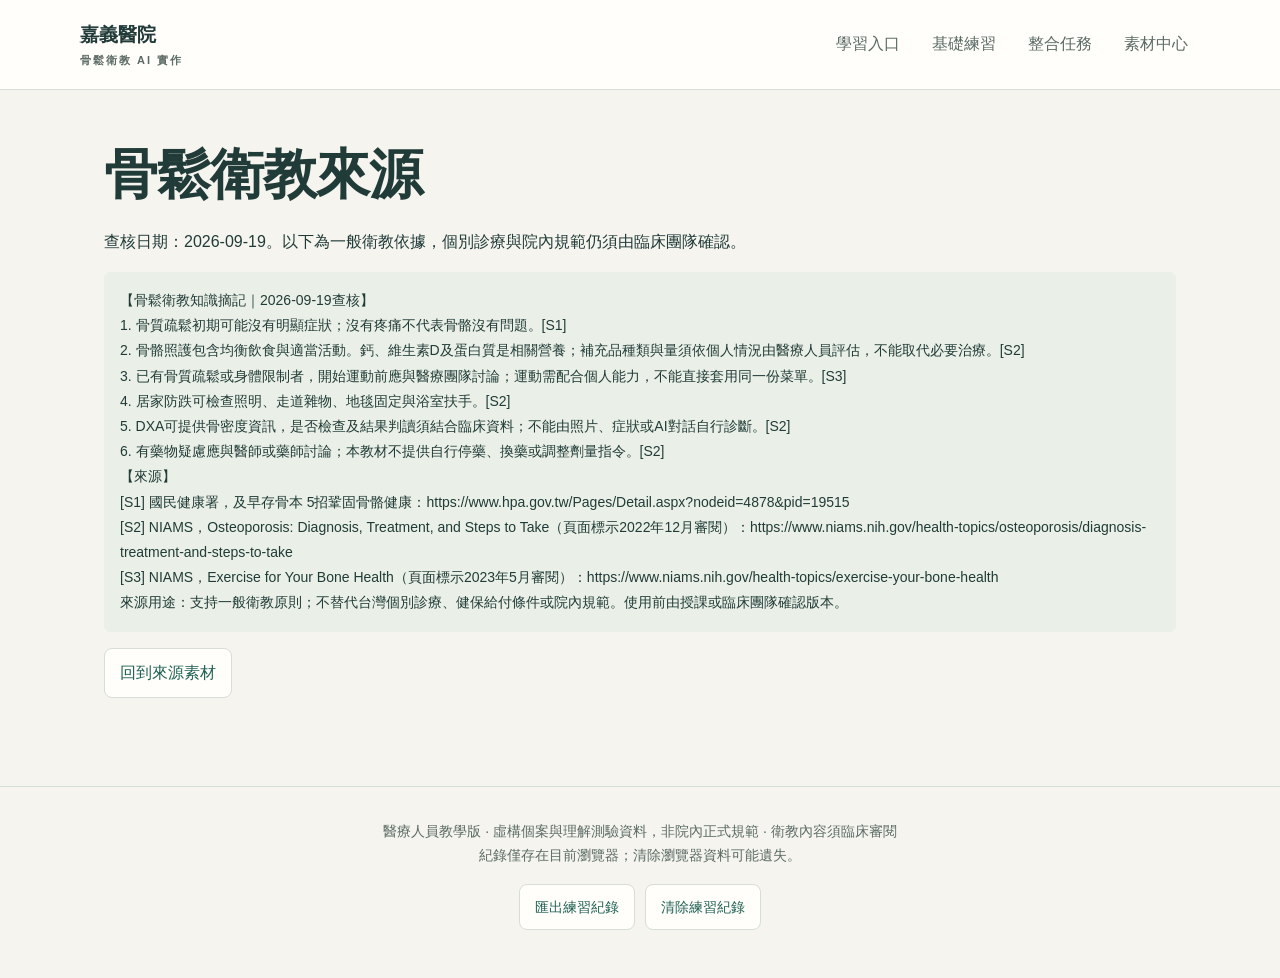
<file: sources.html>
<!doctype html><html lang="zh-Hant"><head><meta charset="utf-8"><meta name="viewport" content="width=device-width, initial-scale=1"><meta name="robots" content="noindex,nofollow"><meta name="color-scheme" content="light dark"><title>骨鬆衛教來源｜嘉義醫院 AI 實作</title><style>:root{color-scheme:light dark;--bg:#f5f4ef;--surface:#fffefb;--ink:#213b38;--muted:#5c6b65;--line:#d5ded7;--accent:#216253;--soft:#eaf0e7;--gold:#9a502b;--warn:#fff0dc}*{box-sizing:border-box}body{margin:0;background:var(--bg);color:var(--ink);font:16px/1.75 -apple-system,BlinkMacSystemFont,"PingFang TC","Microsoft JhengHei",sans-serif}a{color:var(--accent);text-underline-offset:4px}button,input,select,textarea{font:inherit}button,a,input,select,textarea,summary{touch-action:manipulation}button,.actions a{min-height:44px;border:1px solid var(--line);border-radius:8px;background:var(--surface);color:var(--accent);padding:10px 15px;cursor:pointer;text-decoration:none;display:inline-flex;align-items:center;justify-content:center}button:hover,.route:hover{border-color:var(--accent);background:var(--soft)}.primary{background:var(--accent)!important;color:#fff!important;border-color:var(--accent)!important}header{border-bottom:1px solid var(--line);padding:18px max(20px,calc((100vw - 1120px)/2));background:var(--surface);display:flex;align-items:center;justify-content:space-between;gap:20px}.brand{font-size:19px;font-weight:800;white-space:nowrap}.brand span{display:block;font-size:11px;color:var(--muted);letter-spacing:2px}nav{display:flex;gap:8px;flex-wrap:wrap}nav a{padding:8px 12px;min-height:44px;text-decoration:none;color:var(--muted);border-radius:6px}nav a[aria-current]{color:var(--accent);background:var(--soft);font-weight:700}main{max-width:1120px;margin:0 auto;padding:36px 24px 72px}h1{font-size:clamp(30px,4.4vw,54px);line-height:1.27;letter-spacing:-1px;margin:14px 0 20px}h2{font-size:25px;line-height:1.4}h3{font-size:19px;line-height:1.5}.eyebrow{font-size:12px;letter-spacing:2px;font-weight:800;color:var(--gold)}.lead{font-size:18px;color:var(--muted);max-width:780px}.hero{padding:28px 0 40px;max-width:850px}.actions{display:flex;flex-wrap:wrap;gap:10px;margin:16px 0}.stats{display:grid;grid-template-columns:repeat(3,1fr);border-block:1px solid var(--line);padding:20px 0;margin-bottom:40px}.stats div{color:var(--muted)}.stats strong{font-size:32px;color:var(--accent);margin-right:12px}.grid{display:grid;grid-template-columns:repeat(3,1fr);gap:18px}.route{display:block;text-decoration:none;color:var(--ink);border:1px solid var(--line);border-radius:12px;padding:24px;background:var(--surface)}.route small{color:var(--muted)}.route span{font-weight:700;color:var(--accent)}.catalog{display:grid;grid-template-columns:1fr 1fr;gap:8px}.catalog a{padding:12px;background:var(--surface);border-bottom:1px solid var(--line);text-decoration:none}.plan{background:var(--soft);padding:20px 26px;border-radius:12px;margin:36px 0}.filters{display:flex;align-items:end;gap:16px;flex-wrap:wrap;background:var(--soft);padding:20px;border-radius:12px;margin:24px 0}.filters label:first-child{flex:1;min-width:210px}.filters label{margin:0}.inline{display:flex;align-items:center;min-height:46px;gap:8px}.exercise{max-width:860px;margin:24px auto;padding:28px;background:var(--surface);border:1px solid var(--line);border-radius:14px;scroll-margin-top:18px}.exercise:target{border:2px solid var(--accent)}.meta{font-size:13px;letter-spacing:1px;font-weight:750;color:var(--gold);display:flex;justify-content:space-between;gap:10px;flex-wrap:wrap}.badge{display:inline-block;font-size:12px;background:var(--soft);color:var(--accent);padding:2px 8px;border-radius:5px}.note{color:var(--muted);font-size:14px}.warn{background:var(--warn);padding:14px;border-left:3px solid var(--gold)}details{margin:12px 0;border:1px solid var(--line);border-radius:8px;padding:0 14px}summary{cursor:pointer;padding:12px 0;min-height:44px;font-weight:650}details p{margin-top:0}pre{font-family:inherit;font-size:14px;line-height:1.8;white-space:pre-wrap;overflow-wrap:anywhere;background:var(--soft);padding:16px;border-radius:6px;max-height:480px;overflow:auto}label{display:block;margin:12px 0}input:not([type=checkbox]),select,textarea{width:100%;padding:10px;border:1px solid var(--line);border-radius:6px;background:var(--surface);color:var(--ink);min-height:46px}textarea{min-height:110px;resize:vertical}input[type=checkbox]{width:20px;height:20px;flex:none;accent-color:var(--accent)}fieldset{border:0;background:var(--soft);border-radius:8px;margin:20px 0;padding:14px 18px}legend{font-size:14px;font-weight:700;padding:4px 8px;background:var(--soft);border-radius:4px}fieldset label,.completion label{display:flex;align-items:flex-start;gap:10px}.completion{border-top:1px solid var(--line);margin-top:20px;padding-top:14px;display:flex;justify-content:space-between;align-items:center;gap:12px;flex-wrap:wrap}.step{border-left:2px solid var(--line);padding-left:20px;margin:28px 0}.step h3 span{color:var(--gold);margin-right:10px}.tablewrap{overflow:auto}table{border-collapse:collapse;font-size:14px;width:100%}td,th{padding:10px;border:1px solid var(--line);text-align:left}footer{padding:32px 24px;border-top:1px solid var(--line);text-align:center;color:var(--muted);font-size:14px}footer .actions{justify-content:center}#toast{position:fixed;bottom:24px;left:50%;transform:translateX(-50%);background:var(--ink);color:var(--bg);border-radius:10px;padding:10px 18px;z-index:30;max-width:90vw}#toast:empty{display:none}dialog{width:min(600px,90vw);border:1px solid var(--line);border-radius:12px;background:var(--surface);color:var(--ink)}dialog textarea{height:300px}dialog::backdrop{background:#0008}.skip{position:absolute;top:-80px;left:12px;background:var(--surface);padding:12px;z-index:50}.skip:focus{top:10px}:focus-visible{outline:3px solid var(--gold);outline-offset:3px}[hidden]{display:none!important}.challenge .guided{display:none}.mode{max-width:480px}@media(max-width:700px){header{display:block;padding:16px}nav{margin-top:12px;gap:0}nav a{padding:8px 10px}main{padding:20px 16px 48px}.grid,.catalog{grid-template-columns:1fr}.exercise{padding:20px 16px}.stats strong{display:block}.hero{padding-top:10px}.filters{padding:14px}.filters label{width:100%}.actions button{max-width:100%;white-space:normal;text-align:left}}@media(prefers-color-scheme:dark){:root{--bg:#14211f;--surface:#1d2d29;--ink:#ebf1e9;--muted:#b4c2b8;--line:#42584c;--accent:#9cd5b7;--soft:#293e33;--gold:#e9b88f;--warn:#3b3024}.primary{background:#39775d!important;border-color:#39775d!important}}@media print{header,.filters,button,footer,.completion,.actions{display:none}.exercise{break-inside:avoid}body{background:white;color:black}}

.category-bar{position:sticky;top:0;z-index:10;background:var(--bg);padding:12px 0;border-bottom:1px solid var(--line)}.category-label{margin:0 0 8px;color:var(--muted);font-size:13px;font-weight:700}.category-tabs{display:flex;gap:8px;overflow-x:auto;padding:3px 3px 10px}.category-tabs button{flex:0 0 auto;white-space:nowrap;font-size:15px}.category-tabs button[aria-pressed=true]{background:var(--accent);color:var(--bg);font-weight:800;border-color:var(--accent)}.exercise{scroll-margin-top:125px}@media print{.category-bar{display:none}}
/* 所有複製操作採一致的深綠底白字，包括分步提詞、素材、追問及工作地圖。 */
button[data-copy],button[data-copy].primary,#copyMap{background:#216253!important;color:#fff!important;border:1px solid #216253!important;font-weight:700}
button[data-copy]:hover,button[data-copy].primary:hover,#copyMap:hover{background:#194b40!important;border-color:#194b40!important}
button[data-copy]:active,#copyMap:active{background:#133b32!important}
.use-guide{background:var(--soft);border-radius:8px;padding:12px 16px;font-size:14px}.use-guide div{display:grid;grid-template-columns:100px 1fr;gap:10px;padding:5px 0}.use-guide dt{font-weight:750}.use-guide dd{margin:0}.learning-route{padding-left:28px;display:grid;grid-template-columns:1fr 1fr;gap:12px 32px}.learning-route li{padding:12px;background:var(--surface);border-bottom:1px solid var(--line)}.learning-route p{margin:4px 0;color:var(--muted);font-size:14px}.route-status{font-size:13px;color:var(--accent)}.capability-grid{display:grid;grid-template-columns:1fr 1fr;gap:20px}.capability{padding:20px;background:var(--surface);border:1px solid var(--line);border-radius:12px}.capability .catalog{grid-template-columns:1fr}@media(max-width:700px){.learning-route,.capability-grid{grid-template-columns:1fr}.use-guide div{grid-template-columns:1fr;gap:0}}
.mission-card{padding:0;max-width:100%;margin:14px auto}.mission-fold{border:0;margin:0;padding:0}.mission-fold>summary{padding:20px 24px;list-style:none;position:relative}.mission-fold>summary::-webkit-details-marker{display:none}.mission-fold>summary h2{margin:6px 0;font-size:22px}.mission-teaser{display:block;color:var(--muted);font-size:14px;padding-right:80px}.fold-label{position:absolute;bottom:20px;right:24px;color:var(--accent);font-weight:700;font-size:14px}.fold-label::after{content:'展開 ＋'}.mission-fold[open]>summary .fold-label::after{content:'收合 −'}.mission-fold[open]>summary{border-bottom:1px solid var(--line)}.mission-content{padding:8px 24px 24px;max-width:860px;margin:auto}@media(max-width:700px){.mission-fold>summary{padding:16px}.mission-content{padding:8px 16px 20px}.fold-label{right:16px;bottom:16px}}
.presentation-bridge{border-left:3px solid var(--accent);background:var(--soft);padding:14px 18px;margin:18px 0;border-radius:0 8px 8px 0}.presentation-bridge h3{margin-top:0}.presentation-bridge .actions a{font-size:14px}

.exercise:has(>.course-label){border:2px solid #b18a48;background:#fffaf0}.course-label{color:#705019;background:#f3e5c6;border-radius:6px;padding:7px 12px;font-size:14px;font-weight:800}.exercise:has(>.course-label) h2{color:#705019}@media(prefers-color-scheme:dark){.exercise:has(>.course-label){background:#302b22;border-color:#b99a62}.course-label{background:#493d28;color:#f0d49a}.exercise:has(>.course-label) h2{color:#f0d49a}}
/* Excel實作與文字銜接題採用相同暖金色。 */
:is(#DATA-12,#DATA-13,#DATA-14){background:#fffaf0;border:2px solid #b18a48}
:is(#DATA-12,#DATA-13,#DATA-14) h2,:is(#DATA-12,#DATA-13,#DATA-14)>.meta{color:#705019}
:is(#DATA-12,#DATA-13,#DATA-14) .use-guide,:is(#DATA-12,#DATA-13,#DATA-14) fieldset,:is(#DATA-12,#DATA-13,#DATA-14) legend{background:#f3e5c6}
:is(#DATA-12,#DATA-13,#DATA-14) details{border-color:#d9c49d}
@media(prefers-color-scheme:dark){:is(#DATA-12,#DATA-13,#DATA-14){background:#302b22;border-color:#b99a62}:is(#DATA-12,#DATA-13,#DATA-14) h2,:is(#DATA-12,#DATA-13,#DATA-14)>.meta{color:#f0d49a}:is(#DATA-12,#DATA-13,#DATA-14) .use-guide,:is(#DATA-12,#DATA-13,#DATA-14) fieldset,:is(#DATA-12,#DATA-13,#DATA-14) legend{background:#493d28}:is(#DATA-12,#DATA-13,#DATA-14) details{border-color:#806b46}}

.learning-point{margin:6px 0 16px;color:#686868;font-size:15px;line-height:1.6;font-weight:400}.mission-fold>summary .learning-point{padding-right:75px;margin-bottom:8px}@media(prefers-color-scheme:dark){.learning-point{color:#b8b8b8}}
</style></head><body><a class="skip" href="#main">跳到內容</a><header><div class="brand">嘉義醫院 <span>骨鬆衛教 AI 實作</span></div><nav aria-label="主導覽"><a  href="index.html">學習入口</a><a  href="practice.html">基礎練習</a><a  href="missions.html">整合任務</a><a  href="materials.html">素材中心</a></nav></header><main id="main"><h1>骨鬆衛教來源</h1><p>查核日期：2026-09-19。以下為一般衛教依據，個別診療與院內規範仍須由臨床團隊確認。</p><pre>【骨鬆衛教知識摘記｜2026-09-19查核】
1. 骨質疏鬆初期可能沒有明顯症狀；沒有疼痛不代表骨骼沒有問題。[S1]
2. 骨骼照護包含均衡飲食與適當活動。鈣、維生素D及蛋白質是相關營養；補充品種類與量須依個人情況由醫療人員評估，不能取代必要治療。[S2]
3. 已有骨質疏鬆或身體限制者，開始運動前應與醫療團隊討論；運動需配合個人能力，不能直接套用同一份菜單。[S3]
4. 居家防跌可檢查照明、走道雜物、地毯固定與浴室扶手。[S2]
5. DXA可提供骨密度資訊，是否檢查及結果判讀須結合臨床資料；不能由照片、症狀或AI對話自行診斷。[S2]
6. 有藥物疑慮應與醫師或藥師討論；本教材不提供自行停藥、換藥或調整劑量指令。[S2]
【來源】
[S1] 國民健康署，及早存骨本 5招鞏固骨骼健康：https://www.hpa.gov.tw/Pages/Detail.aspx?nodeid=4878&amp;pid=19515
[S2] NIAMS，Osteoporosis: Diagnosis, Treatment, and Steps to Take（頁面標示2022年12月審閱）：https://www.niams.nih.gov/health-topics/osteoporosis/diagnosis-treatment-and-steps-to-take
[S3] NIAMS，Exercise for Your Bone Health（頁面標示2023年5月審閱）：https://www.niams.nih.gov/health-topics/exercise-your-bone-health
來源用途：支持一般衛教原則；不替代台灣個別診療、健保給付條件或院內規範。使用前由授課或臨床團隊確認版本。</pre><div class="actions"><a href="materials.html#MAT-02">回到來源素材</a></div></main><footer>醫療人員教學版 · 虛構個案與理解測驗資料，非院內正式規範 · 衛教內容須臨床審閱<br>紀錄僅存在目前瀏覽器；清除瀏覽器資料可能遺失。<div class="actions"><button id="export">匯出練習紀錄</button><button id="reset">清除練習紀錄</button></div></footer><div id="toast" role="status" aria-live="polite"></div><dialog id="copyDialog"><h2>手動複製</h2><p>瀏覽器未允許自動複製，請選取以下內容。</p><textarea id="manual" aria-label="待複製內容" readonly></textarea><button id="selectAll">全選文字</button><button id="closeDialog">關閉</button></dialog><script>const COPY={};
const PREFIX='chiayi.osteoporosis.v1.';
let memory={},timer;
function read(k){try{return localStorage.getItem(PREFIX+k)??memory[k]??''}catch{return memory[k]||''}}
function save(k,v){memory[k]=v;try{localStorage.setItem(PREFIX+k,v)}catch{say('瀏覽器無法保存；請在離開前匯出紀錄。')}}
function say(t){document.getElementById('toast').textContent=t;clearTimeout(timer);timer=setTimeout(()=>document.getElementById('toast').textContent='',3200)}
async function copyText(t){try{if(!navigator.clipboard)throw Error();await navigator.clipboard.writeText(t);say('已複製，請貼到使用的 AI 工具。')}catch{document.getElementById('manual').value=t;document.getElementById('copyDialog').showModal();document.getElementById('manual').select()}}
document.addEventListener('click',e=>{const b=e.target.closest('[data-copy]');if(b)copyText(COPY[b.dataset.copy])});
document.getElementById('closeDialog').onclick=()=>document.getElementById('copyDialog').close();document.getElementById('selectAll').onclick=()=>{document.getElementById('manual').focus();document.getElementById('manual').select()};
const entries=[...document.querySelectorAll('.exercise')];
const categoryTabs=[...document.querySelectorAll('[data-category-tab]')];
let activeCategory=categoryTabs.length?(read('practice-category')||'起步'):'';
if(categoryTabs.length&&!categoryTabs.some(b=>b.dataset.categoryTab===activeCategory))activeCategory='起步';
categoryTabs.forEach(b=>b.addEventListener('click',()=>{activeCategory=b.dataset.categoryTab;save('practice-category',activeCategory);const q=document.getElementById('search');if(q)q.value='';const u=document.getElementById('unfinished');if(u)u.checked=false;try{history.replaceState(null,'',location.pathname+location.search)}catch{}filter();const first=activeCategory==='使用工具'?document.getElementById('TOOLS-00'):entries.find(a=>!a.hidden);if(first){const bar=document.querySelector('.category-bar');const offset=(bar?bar.getBoundingClientRect().height:0)+16;window.scrollTo({top:Math.max(0,window.scrollY+first.getBoundingClientRect().top-offset),behavior:'instant'})}}));
document.querySelectorAll('[data-save]').forEach(el=>{let v=read(el.dataset.save);if(el.type==='checkbox')el.checked=v==='1';else el.value=v;el.addEventListener('input',()=>{save(el.dataset.save,el.type==='checkbox'?(el.checked?'1':'0'):el.value);const a=el.closest('.exercise');if(a)save('last',location.pathname.split('/').pop()+'#'+a.id);filter()})});
function filter(){const isTools=activeCategory==='使用工具';const panel=document.getElementById('TOOLS-00');if(panel)panel.hidden=!isTools;document.querySelector('.filters')?.toggleAttribute('hidden',isTools);document.getElementById('count')?.toggleAttribute('hidden',isTools);const query=(document.getElementById('search')?.value||'').trim().toLowerCase(),cat=categoryTabs.length?activeCategory:(document.getElementById('category')?.value||''),unfinished=document.getElementById('unfinished')?.checked;categoryTabs.forEach(b=>b.setAttribute('aria-pressed',String(b.dataset.categoryTab===activeCategory)));let n=0;entries.forEach(a=>{a.hidden=!(a.textContent.toLowerCase().includes(query)||a.dataset.search.toLowerCase().includes(query))||(cat&&a.dataset.category!==cat)||(unfinished&&a.querySelector('[data-done]')?.checked);if(!a.hidden)n++});const c=document.getElementById('count');if(c)c.textContent=`${categoryTabs.length?(categoryTabs.find(b=>b.dataset.categoryTab===activeCategory)?.textContent+' · '):''}顯示 ${n} / ${entries.filter(a=>!cat||a.dataset.category===cat).length} 題 · 本分類已完成 ${entries.filter(a=>(!cat||a.dataset.category===cat)&&a.querySelector('[data-done]')?.checked).length} 題`;const empty=document.getElementById('empty');if(empty)empty.hidden=isTools||n!==0}
['search','category','unfinished'].forEach(id=>document.getElementById(id)?.addEventListener('input',filter));filter();
function hash(){let id;try{id=decodeURIComponent(location.hash.slice(1))}catch{return}const a=document.getElementById(id);if(!a||!a.classList.contains('exercise'))return;if(categoryTabs.length){activeCategory=a.dataset.category;save('practice-category',activeCategory)}for(const k of ['search','category']){const el=document.getElementById(k);if(el)el.value=''}const u=document.getElementById('unfinished');if(u)u.checked=false;filter();const fold=a.querySelector('.mission-fold');if(fold)fold.open=true;a.scrollIntoView();save('last',location.pathname.split('/').pop()+'#'+id)}
window.addEventListener('hashchange',hash);if(location.hash)requestAnimationFrame(hash);
const mode=document.getElementById('mode');if(mode){mode.value=read('mode')||'guided';const set=()=>{document.body.classList.toggle('challenge',mode.value==='challenge');save('mode',mode.value)};mode.onchange=set;set()}
function records(){const d={...memory};try{for(let i=0;i<localStorage.length;i++){const k=localStorage.key(i);if(k.startsWith(PREFIX))d[k.slice(PREFIX.length)]=localStorage.getItem(k)}}catch{}return d}
document.getElementById('export').onclick=()=>{const data=records(),lines=['嘉義醫院 AI 練習紀錄',new Date().toLocaleString('zh-TW'),''];for(const [k,v]of Object.entries(data))if(v&&v!=='0')lines.push(k+'：'+v);const url=URL.createObjectURL(new Blob([lines.join('\n')],{type:'text/plain;charset=utf-8'}));const a=document.createElement('a');a.href=url;a.download='嘉義醫院練習紀錄.txt';a.click();setTimeout(()=>URL.revokeObjectURL(url),1000)};
document.getElementById('reset').onclick=()=>{if(!confirm('清除練習紀錄？建議先匯出備份。'))return;try{Object.keys(records()).forEach(k=>localStorage.removeItem(PREFIX+k))}catch{}memory={};location.reload()};
const hp=document.getElementById('homeProgress');if(hp){hp.textContent=`已標記完成 ${Object.entries(records()).filter(([k,v])=>k.endsWith('-done')&&v==='1').length} 題。`;const last=read('last');if(/^(practice|missions|materials)\.html#[A-Z]+-\d+$/.test(last)){const a=document.getElementById('resume');a.href=last;a.textContent='繼續上次練習 →'}}
document.getElementById('copyMap')?.addEventListener('click',()=>{let rows=[];for(let i=1;i<=3;i++){const context=read(`map-${i}-context`).trim();if(context)rows.push(`${i}. ${context} → ${read(`map-${i}-card`)||'待選練習'}`)}if(!rows.length)return say('先填寫一個工作情境。');copyText('我的 AI 工作地圖\n'+rows.join('\n'))});
const routeItems=[...document.querySelectorAll('[data-route-id]')];
if(routeItems.length){let done=0;routeItems.forEach(el=>{const complete=read(el.dataset.routeId+'-done')==='1';if(complete)done++;el.querySelector('.route-status').textContent=complete?'已完成':'待練習'});document.getElementById('routeProgress').textContent=`入門路線已完成 ${done} / ${routeItems.length} 題`}

// Mission bodies remain collapsed until selected. Deep links open their target.
document.querySelectorAll('[data-collapse-mission]').forEach(b=>b.addEventListener('click',()=>{const fold=b.closest('.mission-fold');fold.open=false;fold.querySelector('summary').focus();fold.closest('article').scrollIntoView({block:'start'})}));
</script></body></html>
</file>
